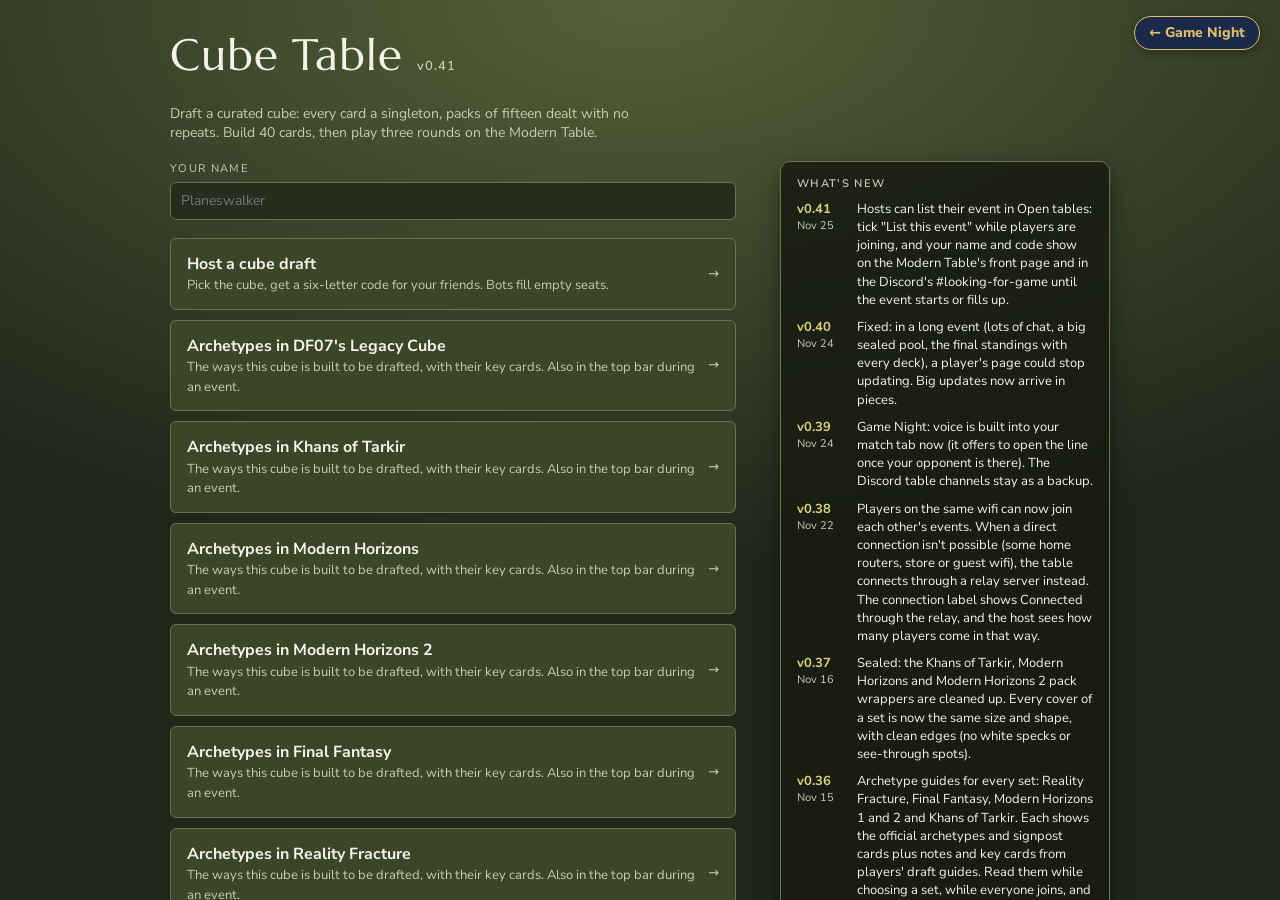
<file: cube/index.html>
<!doctype html>
<html lang="en">
<head>
<meta charset="utf-8">
<meta name="viewport" content="width=device-width,initial-scale=1">
<title>Cube Table</title>
<link rel="icon" href="icon.svg" type="image/svg+xml">
<link rel="icon" href="../draft/icon-32.png" type="image/png" sizes="32x32">
<link rel="apple-touch-icon" href="../draft/apple-touch-icon.png">
<!-- Anonymous visit and game counts (GoatCounter: no cookies, no personal data). The path drops ?t= table codes. -->
<script>window.goatcounter={path:function(p){return String(p).split('?')[0];}};</script>
<script data-goatcounter="https://modern-table.goatcounter.com/count" async src="https://gc.zgo.at/count.js"></script>
<link rel="preconnect" href="https://fonts.googleapis.com">
<link rel="stylesheet" href="https://fonts.googleapis.com/css2?family=Marcellus&family=Nunito+Sans:opsz,wght@6..12,400;6..12,600;6..12,800&display=swap">
<style>
/* Same type and layout as the Modern Table, in mahogany instead of green felt so you can tell the two apart at a glance. */
:root{
  --felt:#5e3a2e; --felt2:#4e3026; --rail:#3c231b; --line:#8a5d4c; --ink:#fbf4ef; --dim:#dcc6ba;
  --brass:#e0a66a; --go:#d9683c; --bad:#e2574c; --good:#5fc98d; --opp:#7fb3ff;
  --well:#391f17; --chip:#5d382b; --chip2:#6e4334; --glow:#7d4c3b; --deep:#2a1712; --deepa:#2a1712d9; --btn:#71483a; --cardbg:#7a5445; --voice:#5865f2;
  --display:"Marcellus",Georgia,serif; --ui:"Nunito Sans",system-ui,-apple-system,"Segoe UI",sans-serif;
  color-scheme:dark;
}
*{box-sizing:border-box}
html,body{height:100%;margin:0}
body{background:var(--rail);color:var(--ink);font:14px/1.4 var(--ui);overflow:hidden;user-select:none;-webkit-user-select:none}
button,input,select{font:inherit;color:inherit}
button{cursor:pointer;background:var(--btn);border:1px solid var(--line);border-radius:6px;padding:7px 12px}
button:hover{border-color:var(--brass)}
button:focus-visible,input:focus-visible,select:focus-visible,a:focus-visible{outline:2px solid var(--brass);outline-offset:1px}
button.go{background:var(--go);border-color:var(--go);color:#1c0c05;font-weight:800}
button.ghost{background:transparent}
button.sm{font-size:12px;padding:3px 8px}
button.on{border-color:var(--brass);color:var(--brass)}
button:disabled{opacity:.45;cursor:default}button:disabled:hover{border-color:var(--line)}
input,select{background:var(--well);border:1px solid var(--line);border-radius:6px;padding:8px 10px}
input{user-select:text;-webkit-user-select:text}
a{color:var(--brass)}
h1,h2,h3{font-family:var(--display);font-weight:400;margin:0;text-wrap:balance}
[hidden]{display:none!important}
.screen{height:100%}
.hint{color:var(--dim)}

#lobby{position:relative;display:grid;place-items:center;background:radial-gradient(120% 90% at 50% 0%,var(--glow),var(--rail) 70%);overflow:auto;padding:24px 16px}
.lobbybox{width:min(940px,100%);display:grid;grid-template-columns:minmax(0,1fr) 330px;gap:18px 44px;align-items:start}
.lhead,.lmain{display:flex;flex-direction:column;gap:18px;min-width:0}.lhead{grid-column:1/-1}
@media (max-width:920px){.lobbybox{grid-template-columns:minmax(0,1fr);width:min(560px,100%)}}
.news{display:flex;flex-direction:column;gap:9px;background:var(--deepa);border:1px solid var(--line);border-radius:10px;padding:14px 16px 16px;box-shadow:0 8px 24px #0006}
.news h4{margin:0;font:600 11px var(--ui);letter-spacing:.12em;text-transform:uppercase;color:var(--dim)}
.newsrow{display:grid;grid-template-columns:52px 1fr;gap:8px;font-size:13px;color:var(--ink);line-height:1.4}
.newsrow b{color:var(--brass);font-variant-numeric:tabular-nums}.newsrow b small{display:block;color:var(--dim);font-weight:400;font-size:11px}
.news a{color:var(--brass);font-size:13px}
.lobbybox h1{font-size:44px;letter-spacing:.02em}
.lobbybox p{margin:0;color:var(--dim);max-width:60ch}
.lobbybox p.legal{max-width:none;font:12px/1.55 var(--ui);color:var(--dim);border-top:1px solid var(--line);padding-top:12px;margin-top:4px}.lobbybox p.legal a{color:inherit;text-decoration:underline;text-underline-offset:2px}
.field{display:flex;flex-direction:column;gap:6px}
.field label{font-size:11px;letter-spacing:.12em;text-transform:uppercase;color:var(--dim)}
.choices{display:grid;gap:10px}
.choice{display:flex;gap:12px;align-items:center;justify-content:space-between;text-align:left;padding:14px 16px;background:var(--chip)}
.choice b{display:block;font-size:16px}.choice span{color:var(--dim);font-size:13px}
/* the way back to the Modern Table wears the Modern Table's colours */
.corner{position:absolute;top:16px;right:20px;border:1px solid #d9b25f;border-radius:99px;padding:6px 14px;text-decoration:none;font-weight:800;color:#d9b25f;background:#16272b;box-shadow:0 2px 8px #0006}
.corner:hover{background:#1c3238;color:#f0cf85}
.joinrow{display:flex;gap:8px}.joinrow input{flex:1;text-transform:uppercase;letter-spacing:.2em;font-weight:800;min-width:0}

#room{display:flex;flex-direction:column;background:var(--felt2)}
.topbar{display:flex;gap:10px;align-items:center;padding:10px 16px;border-bottom:1px solid var(--line);background:var(--rail);flex-wrap:wrap}
.topbar h2{font-size:22px;margin-right:auto}
.pill{font-size:12px;padding:3px 9px;border-radius:99px;border:1px solid var(--line);color:var(--dim);white-space:nowrap}
.pill.ok{color:var(--good);border-color:var(--good)}.pill.warn{color:var(--go);border-color:var(--go)}
.pill b{color:var(--ink);letter-spacing:.15em;user-select:text;-webkit-user-select:text}
.body{flex:1;min-height:0;display:grid;grid-template-columns:230px 1fr}
#rail{border-right:1px solid var(--line);background:var(--rail);overflow:auto;padding:12px;display:flex;flex-direction:column;gap:6px}
#rail h3{font-size:12px;font-family:var(--ui);font-weight:800;letter-spacing:.12em;text-transform:uppercase;color:var(--dim);margin:4px 0}
.seat{display:grid;grid-template-columns:18px 1fr auto;gap:6px;align-items:center;padding:6px 8px;border:1px solid transparent;border-radius:6px}
.seat.me{border-color:var(--brass);background:var(--chip)}
.seat .dot{width:9px;height:9px;border-radius:50%;background:var(--line)}
.seat.on .dot{background:var(--good)}.seat.busy .dot{background:var(--go)}.seat.off .dot{background:var(--bad)}
.seat small{color:var(--dim);display:block}
.seat .nm{overflow:hidden;text-overflow:ellipsis;white-space:nowrap}
.arrow{color:var(--dim);font-size:12px;text-align:center}
#main{overflow:auto;padding:16px 20px;display:flex;flex-direction:column;gap:14px;min-width:0}
#main>*{flex:none}
.bar{display:flex;gap:10px;align-items:center;flex-wrap:wrap}
.bar h3{font-size:22px}
.clock{font:800 18px var(--ui);font-variant-numeric:tabular-nums;color:var(--brass);min-width:3ch}
.clock.low{color:var(--bad)}
.grid{display:grid;grid-template-columns:repeat(auto-fill,minmax(150px,1fr));gap:10px}
.grid.sm{grid-template-columns:repeat(auto-fill,minmax(96px,1fr));gap:6px}
.grid.xs{grid-template-columns:repeat(auto-fill,minmax(64px,1fr));gap:4px}
.c{position:relative;aspect-ratio:488/680;border-radius:4.6%/3.3%;background:var(--cardbg);box-shadow:0 2px 6px #0008;cursor:pointer;overflow:hidden;transition:transform .12s,box-shadow .12s}
.c:hover{transform:translateY(-3px)}
.c img{position:absolute;inset:0;width:100%;height:100%;display:block;pointer-events:none}
.c .txt{position:absolute;inset:0;padding:7%;display:flex;flex-direction:column;gap:3px;font-size:11px;line-height:1.15;border:1px solid var(--line);border-radius:inherit;pointer-events:none;overflow:hidden}
.c .txt i{color:var(--dim);font-style:normal}
.c.sel{box-shadow:0 0 0 3px var(--go),0 6px 16px #000a;transform:translateY(-6px)}
.c.foil::after{content:"";position:absolute;inset:0;pointer-events:none;background:linear-gradient(115deg,transparent 20%,#7fd4ff33 38%,#ffd87a40 50%,#ff8ad033 62%,transparent 80%);mix-blend-mode:screen}
.c .tag{position:absolute;left:4%;bottom:3%;font-size:9px;font-weight:800;letter-spacing:.1em;background:#000c;color:var(--brass);padding:1px 5px;border-radius:3px;pointer-events:none}
.sec{font-size:11px;letter-spacing:.12em;text-transform:uppercase;color:var(--dim);margin:6px 0 2px}
.panes{display:grid;grid-template-columns:1fr 1fr;gap:18px;align-items:start}
.pane .bar h3{font-size:18px}
.sec b{color:var(--brass);font-size:13px;margin-left:4px}.sec span{text-transform:none;letter-spacing:0}
.regions{--w:clamp(76px,6.6vw,124px);display:flex;flex-wrap:wrap;gap:4px 26px;align-items:flex-start}
.cols{display:flex;gap:6px;align-items:flex-start;padding:4px 2px 8px}
.col{width:var(--w);flex:none;display:flex;flex-direction:column}
.col .c + .c{margin-top:calc(var(--w) * -1.2)}
.col .c:hover{transform:none;box-shadow:0 0 0 2px var(--brass)}
.colh{font-size:11px;font-weight:800;color:var(--ink);text-align:center;margin-bottom:4px}.colh span{color:var(--dim);font-weight:600}
.pane{background:var(--well);border:1px solid var(--line);border-radius:8px;padding:12px;min-height:120px}
.lands{display:flex;gap:10px;flex-wrap:wrap;align-items:center}
.land{display:flex;gap:4px;align-items:center;border:1px solid var(--line);border-radius:6px;padding:3px 6px}
.land .lart{width:30px;height:42px;border-radius:3px;background:var(--deep) center/cover no-repeat;flex:none;box-shadow:0 1px 3px #0008}
.bart{display:flex;flex-direction:column;gap:3px;font:700 10px var(--ui);letter-spacing:.08em;text-transform:uppercase;color:var(--dim)}.bart select{font:600 12px var(--ui);letter-spacing:0;text-transform:none;background:var(--deep);color:var(--ink);border:1px solid var(--line);border-radius:5px;padding:3px 5px}
.land b{min-width:2ch;text-align:center;font-variant-numeric:tabular-nums}
.land button{padding:1px 8px}
table{border-collapse:collapse;width:100%;max-width:640px}
th,td{text-align:left;padding:6px 10px;border-bottom:1px solid var(--line)}
th{font-size:11px;letter-spacing:.1em;text-transform:uppercase;color:var(--dim);font-weight:800}
td.n,th.n{text-align:right;font-variant-numeric:tabular-nums}
.match{border:1px solid var(--line);border-radius:8px;padding:12px;display:flex;flex-direction:column;gap:8px;max-width:640px;background:var(--well)}
.match.mine{border-color:var(--brass)}
.chips{display:flex;gap:6px;flex-wrap:wrap}
.setrow{display:flex;gap:12px;flex-wrap:wrap;align-items:end}
#zoom{position:fixed;z-index:80;pointer-events:none;display:flex;gap:6px}
#zoom img{width:300px;border-radius:14px;box-shadow:0 10px 30px #000c}
#toast{position:fixed;left:50%;bottom:26px;transform:translateX(-50%);background:#000d;border:1px solid var(--brass);padding:8px 16px;border-radius:99px;opacity:0;transition:opacity .3s;pointer-events:none;z-index:90}
/* sealed (v0.16): the prerelease kit, opened one pack at a time */
.c.promo .tag{color:#ffe7b0;background:#7a1d16e6;border:1px solid #f3cf8a}
.kit{display:flex;gap:16px;align-items:flex-end;flex-wrap:wrap;padding:14px 16px;border-radius:10px;background:radial-gradient(120% 100% at 50% 0%,var(--glow),var(--felt) 75%);border:1px solid var(--line)}
.kitbox{height:150px;width:auto;display:block;filter:drop-shadow(0 6px 10px #0009)}
.packs{display:flex;gap:10px;flex-wrap:wrap;align-items:flex-end}
.pk{position:relative;width:84px;height:150px;padding:0;border:0;background:none;border-radius:4px;transition:transform .15s ease,opacity .2s}
.pk img{width:100%;height:100%;object-fit:contain;display:block;filter:drop-shadow(0 6px 8px #0009);pointer-events:none}
.pk.drawn{background:linear-gradient(160deg,#3b1f52,#1d2a4a 55%,#0f1730);box-shadow:0 6px 14px #0008;color:#fff}
.pk.drawn::before,.pk.drawn::after{content:"";position:absolute;left:0;right:0;height:7px;background:repeating-linear-gradient(90deg,#c9d7ea 0 4px,#8ea2c2 4px 8px);opacity:.85}
.pk.drawn::before{top:0}.pk.drawn::after{bottom:0}
.pk .pt{position:absolute;left:0;right:0;bottom:14px;font:11px/1.15 var(--display);text-align:center;letter-spacing:.06em;text-transform:uppercase;padding:0 4px}
.pk .pn{position:absolute;top:-8px;right:-6px;width:20px;height:20px;border-radius:50%;background:var(--rail);border:1px solid var(--line);font:800 11px/18px var(--ui);color:var(--dim);text-align:center}
.pk:hover:not(:disabled){transform:translateY(-6px) rotate(-1.5deg);border-color:transparent}
.pk:disabled{opacity:.22;cursor:default;transform:none}
.pk:disabled:hover{border-color:transparent}
.promo{display:flex;flex-direction:column;gap:6px;align-items:center}
.promo .c{width:96px}
.cardback{position:relative;width:96px;aspect-ratio:488/680;padding:0;border:0;border-radius:4.6%/3.3%;overflow:hidden;background:var(--deep);box-shadow:0 4px 10px #0009;transition:transform .15s}
.cardback img{position:absolute;inset:0;width:100%;height:100%;display:block;pointer-events:none}
.cardback:hover{transform:translateY(-6px) rotate(1.5deg)}
.cardback.ready{animation:glow 1.6s ease-in-out infinite}
@keyframes glow{50%{box-shadow:0 0 0 3px #e0a66a99,0 0 22px #e0a66a99}}
.kitside{margin-left:auto;display:flex;flex-direction:column;gap:8px;align-items:flex-end}
.kitside .row{display:flex;gap:8px;flex-wrap:wrap;justify-content:flex-end}
.reveal{background:var(--well);border:1px solid var(--line);border-radius:8px;padding:12px;display:flex;flex-direction:column;gap:10px}
.fan{display:flex;gap:8px;flex-wrap:wrap}
.fan .c{width:clamp(96px,8.6vw,136px);animation:flipin .38s ease both}
.fan .c.hit{box-shadow:0 0 0 2px var(--brass),0 0 18px #e0a66a99}
@keyframes flipin{from{transform:perspective(600px) rotateY(90deg);opacity:0}to{transform:none;opacity:1}}
.dot{display:inline-block;width:10px;height:10px;border-radius:50%;vertical-align:-1px;margin-right:5px;box-shadow:inset 0 0 0 1px #0007}
.pane.over{border-color:var(--brass);box-shadow:inset 0 0 0 2px #e0a66a66}
#ghost{position:fixed;z-index:85;pointer-events:none;width:var(--gw,110px);transform:translate(-50%,-30%) rotate(-3deg);opacity:.92}
#ghost .c{width:100%}
/* Colour dive (v0.17, the maintainer): a rail of colour buttons beside the pool; a colour opens a window with every card of that colour
   (hybrid and multicolour included) and the lands that make it, by mana value across and type down, with Bulk add. */
.poolwrap{display:grid;grid-template-columns:minmax(0,1fr) 150px;gap:16px;align-items:start}
.diverail{display:flex;flex-direction:column;gap:6px;border-left:1px solid var(--line);padding-left:14px;position:sticky;top:8px;margin-top:22px}
.diverail .sec{margin:0 0 2px}
.divebtn{display:flex;align-items:center;gap:8px;text-align:left;padding:6px 8px;background:var(--chip)}
.divebtn b{flex:1;font-weight:700}.divebtn small{color:var(--dim);font-variant-numeric:tabular-nums}
.divebtn.on{border-color:var(--brass);background:var(--chip2)}
.pip{display:inline-grid;place-items:center;width:18px;height:18px;border-radius:50%;font:800 10px/1 var(--ui);color:#1b120e;box-shadow:inset 0 0 0 1px #0007;flex:none}
#dive{position:fixed;z-index:70;top:calc(64px + env(safe-area-inset-top,0px));right:max(16px,env(safe-area-inset-right,0px));width:min(1120px,calc(100vw - 260px));max-height:calc(100vh - 88px);display:flex;flex-direction:column;background:var(--felt2);border:1px solid var(--brass);border-radius:10px;box-shadow:0 18px 50px #000b}
#dive header{display:flex;gap:10px;align-items:center;flex-wrap:wrap;padding:10px 14px;border-bottom:1px solid var(--line);background:var(--rail);border-radius:10px 10px 0 0}
#dive header h3{font-size:22px;display:flex;gap:8px;align-items:center}
#dive .dvbody{overflow:auto;padding:12px 14px 16px;--w:clamp(76px,6.2vw,112px)}
.dvgrid{display:grid;grid-template-columns:min-content repeat(7,var(--w));justify-content:start;gap:8px 10px;align-items:start}
.dvgrid .rowh{font-size:11px;font-weight:800;letter-spacing:.1em;text-transform:uppercase;color:var(--dim);writing-mode:vertical-rl;transform:rotate(180deg);text-align:end;align-self:stretch;padding:4px 0;border-right:1px solid var(--line);padding-right:4px}
.dvgrid .colh{margin:0}
.dvgrid .cell{min-height:20px}
.dvgrid .lands{grid-column:2 / -1;display:flex;flex-wrap:wrap;gap:8px}
.dvgrid .lands .c{width:var(--w)}
.c.indk{box-shadow:0 0 0 2px var(--good),0 2px 6px #0008}
.dvsw{display:flex;gap:4px}.pipbtn{padding:3px;border-radius:50%;background:transparent;border:1px solid transparent;line-height:0}.pipbtn.on{border-color:var(--brass)}.pipbtn .pip{width:26px;height:26px;font-size:11px}.pip.ms{position:relative;overflow:hidden}.pip.ms img{position:absolute;inset:0;width:100%;height:100%;display:block}
.pipbtn:not(.on){opacity:.55}.pipbtn:not(.on):hover{opacity:1}
.c.indk .tag,.c.promo.indk .tag{color:var(--good);background:#000c;border:0}
#dive .empty{color:var(--dim);padding:6px 0}
@media (max-width:760px){ .poolwrap{grid-template-columns:1fr} .diverail{border-left:0;padding-left:0;position:static;flex-direction:row;flex-wrap:wrap} #dive{left:8px;right:8px;width:auto;top:8px;max-height:calc(100vh - 16px)} .dvgrid{grid-template-columns:min-content repeat(7,72px)} }
@media (prefers-reduced-motion:reduce){ .fan .c{animation:none} .cardback.ready{animation:none} .pk{transition:none} }
@media (max-width:760px){ .regions{--w:76px} .pk{width:58px;height:104px} .kitbox{height:104px} .promo .c,.cardback{width:70px} .kitside{margin-left:0;align-items:flex-start} .body{grid-template-columns:1fr} #rail{border-right:0;border-bottom:1px solid var(--line);max-height:26vh} .panes{grid-template-columns:1fr} .grid{grid-template-columns:repeat(auto-fill,minmax(110px,1fr))} }

/* ===== Game Night (v0.26) =====
   One engine, four felts: Game Night (navy), Draft Table (mahogany, the default above), Sealed Table (plum), Cube Table (olive).
   The page's own felt comes from VARIANT; inside an event the felt follows the event (themeFor). */
body.th-gn{--felt:#1b2a4a;--felt2:#142039;--rail:#0b1324;--line:#34497a;--ink:#edf1fa;--dim:#a3b0cc;--brass:#e2bd6a;--go:#e2bd6a;--well:#101a33;--chip:#17254a;--chip2:#21325a;--glow:#273d6b;--deep:#0a1020;--deepa:#0a1020d9;--btn:#21325a;--cardbg:#2c3d63}
body.th-st{--felt:#4a2a4e;--felt2:#3c2140;--rail:#2a1630;--line:#7a5480;--ink:#f8f0f8;--dim:#d6c2d8;--brass:#e9b3df;--go:#d67fc4;--well:#311a35;--chip:#4f2c54;--chip2:#5f3565;--glow:#6b3c71;--deep:#22102a;--deepa:#22102ad9;--btn:#5a3460;--cardbg:#6a4870}
body.th-ct{--felt:#3c4428;--felt2:#313822;--rail:#20261a;--line:#69744b;--ink:#f3f4ea;--dim:#c7ccb0;--brass:#d9d47c;--go:#b5c450;--well:#272d1c;--chip:#3d4529;--chip2:#4a5432;--glow:#56613a;--deep:#171b11;--deepa:#171b11d9;--btn:#4a5432;--cardbg:#5d6743}
button.go{color:#16100a}
.corner.to-gn{border-color:#e2bd6a;color:#e2bd6a;background:#1b2a4a}.corner.to-gn:hover{background:#273d6b;color:#f2d58f}
/* front-page choices with a felt swatch of the table they open */
.choice.sw{display:grid;grid-template-columns:44px minmax(0,1fr) auto;gap:14px;align-items:center;text-decoration:none;color:var(--ink);border:1px solid var(--line);border-radius:6px}
.choice.sw:hover{border-color:var(--brass)}
.choice.sw > span:nth-child(2) > span{display:block}
.choice .to{display:inline-block;margin-top:5px;font-size:11px;font-weight:800;letter-spacing:.08em;text-transform:uppercase}
.choice.feature{border-color:var(--brass);background:linear-gradient(180deg,var(--glow),var(--chip))}
.choice.feature b{font-family:var(--display);font-weight:400;font-size:21px;letter-spacing:.01em}
.felt{width:44px;height:44px;border-radius:8px;position:relative;background:radial-gradient(circle at 50% 35%,var(--sw-glow),var(--sw-felt) 75%);border:1px solid var(--sw-line);box-shadow:inset 0 1px 0 #ffffff14}
.felt i{position:absolute;width:13px;height:18px;border-radius:2px;top:13px;background:var(--sw-card);box-shadow:0 1px 3px #0009}
.felt i:first-child{left:9px;transform:rotate(-9deg)}.felt i:last-child{right:9px;transform:rotate(7deg);background:var(--sw-card2)}
.sw-gn{--sw-felt:#1b2a4a;--sw-glow:#2c4476;--sw-line:#34497a;--sw-card:#e2bd6a;--sw-card2:#edf1fa}
.sw-dt{--sw-felt:#5e3a2e;--sw-glow:#875240;--sw-line:#8a5d4c;--sw-card:#e0a66a;--sw-card2:#fbf4ef}
.sw-st{--sw-felt:#4a2a4e;--sw-glow:#704076;--sw-line:#7a5480;--sw-card:#e9b3df;--sw-card2:#f8f0f8}
.sw-ct{--sw-felt:#3c4428;--sw-glow:#5c6840;--sw-line:#69744b;--sw-card:#d9d47c;--sw-card2:#f3f4ea}
.to.gn{color:#e2bd6a}.to.dt{color:#e0a66a}.to.st{color:#e9b3df}.to.ct{color:#d9d47c}
.steps{margin:0;padding:0;list-style:none;display:flex;flex-direction:column;gap:10px;counter-reset:s}
.steps li{display:grid;grid-template-columns:24px 1fr;gap:8px;font-size:13px;color:var(--ink)}
.steps li::before{counter-increment:s;content:counter(s);width:22px;height:22px;border-radius:50%;border:1px solid var(--brass);color:var(--brass);display:grid;place-items:center;font-weight:800;font-size:12px}
/* the room: chat column beside the main area */
.body.chatty{grid-template-columns:230px minmax(0,1fr) 300px}
#chatCol{display:flex;flex-direction:column;border-left:1px solid var(--line);background:var(--rail);min-height:0;min-width:0}
#chatCol h3{font:800 12px var(--ui);letter-spacing:.12em;text-transform:uppercase;color:var(--dim);margin:0;padding:12px 14px 8px}
#msgs{flex:1;overflow:auto;padding:0 14px 10px;display:flex;flex-direction:column;gap:7px;min-height:0;user-select:text;-webkit-user-select:text}
.msg{font-size:13px;line-height:1.4;overflow-wrap:anywhere}
.msg b{margin-right:6px}.msg time{color:var(--dim);font-size:11px;margin-right:6px;font-variant-numeric:tabular-nums}
.msg.sys{color:var(--dim);font-style:italic}
.chatform{display:flex;gap:8px;padding:10px 14px;border-top:1px solid var(--line)}
.chatform input{flex:1;min-width:0}
@media (max-width:1150px){.body.chatty{grid-template-columns:210px minmax(0,1fr)} .body.chatty #chatCol{grid-column:1/-1;border-left:0;border-top:1px solid var(--line);max-height:300px}}
@media (max-width:760px){.body.chatty{grid-template-columns:1fr} .body.chatty #chatCol{grid-column:auto}}
.seat .rec{font-variant-numeric:tabular-nums;font-size:12px;color:var(--dim)}
.announce{display:grid;grid-template-columns:auto minmax(0,1fr) auto;gap:4px 14px;align-items:center;padding:14px 16px;border-radius:10px;border:1px solid var(--brass);background:linear-gradient(180deg,var(--glow),var(--felt));max-width:1000px}
.announce .rd{grid-row:1/3;font-family:var(--display);font-size:30px;color:var(--brass);line-height:1;text-align:center;min-width:52px}
.announce .rd small{display:block;font:800 10px var(--ui);letter-spacing:.14em;color:var(--dim);margin-top:2px}
.announce b{font-size:16px;grid-column:2}.announce .sub{color:var(--dim);font-size:13px;grid-column:2}
.announce .act{grid-column:3;grid-row:1/3;display:flex;gap:8px;align-items:center;flex-wrap:wrap;justify-content:flex-end}
@media (max-width:640px){.announce{grid-template-columns:auto minmax(0,1fr)}.announce .act{grid-column:1/-1;grid-row:auto;justify-content:flex-start}}
.bigclock{font:800 22px var(--ui);font-variant-numeric:tabular-nums;color:var(--brass);text-align:right;line-height:1}
.bigclock small{display:block;font:800 10px var(--ui);letter-spacing:.14em;color:var(--dim);margin-top:4px}
.bigclock.low{color:var(--bad)}
.tables{display:grid;grid-template-columns:repeat(2,minmax(0,1fr));gap:14px;max-width:1000px}
@media (max-width:900px){.tables{grid-template-columns:minmax(0,1fr)}}
.tbl{display:flex;flex-direction:column;gap:10px;padding:12px;border:1px solid var(--line);border-radius:10px;background:var(--felt)}
.tbl.mine{border-color:var(--brass);box-shadow:0 0 0 1px var(--brass),0 6px 18px #0007}
.tbl.done{opacity:.72}
.tbl .th{display:flex;align-items:baseline;gap:8px}.tbl .th h3{font-size:20px}
.tbl .st{margin-left:auto;font-size:12px;color:var(--dim);font-variant-numeric:tabular-nums;text-align:right}
.tbl .st.live{color:var(--good)}.tbl .st.fin{color:var(--brass)}.tbl .st.warn{color:var(--go)}.tbl .st.bad{color:var(--bad)}
.ttop{display:grid;grid-template-columns:minmax(0,1fr) auto minmax(0,1fr);align-items:center;gap:8px;padding:14px 12px;border-radius:999px/60px;background:radial-gradient(ellipse at 50% 40%,var(--glow),var(--felt2) 80%);border:1px solid var(--line)}
.tpl{min-width:0}.tpl.r{text-align:right}
.tpl .n{font-weight:800;font-size:15px;overflow:hidden;text-overflow:ellipsis;white-space:nowrap}
.tpl .d{font-size:12px;color:var(--dim);overflow:hidden;text-overflow:ellipsis;white-space:nowrap}
.tpl.win .n{color:var(--brass)}
.tvs{display:flex;gap:4px;align-items:center}
.tpip{width:10px;height:10px;border-radius:50%;border:1px solid var(--brass)}.tpip.w{background:var(--brass)}
.tvs .x{font-family:var(--display);color:var(--dim);margin:0 4px}
.tacts{display:flex;gap:8px;flex-wrap:wrap;align-items:center}
.vbtn{display:inline-flex;gap:7px;align-items:center;font-weight:700;border-color:#5865f2aa;background:#5865f222;text-decoration:none;color:var(--ink);border:1px solid #5865f2aa;border-radius:6px;padding:3px 8px;font-size:12px}
.vbtn:hover{border-color:var(--voice);background:#5865f244}
.vbtn svg{width:15px;height:15px;flex:none}
a.btnlink{text-decoration:none}
.sect{display:flex;flex-direction:column;gap:8px;max-width:1000px}
.secthead{display:flex;align-items:baseline;gap:10px}
.secthead .cap{font-size:11px;letter-spacing:.12em;text-transform:uppercase;color:var(--dim);font-weight:800}
.secthead small{color:var(--dim);font-size:12px}
.stand{max-width:none}
.stand td small{display:block;color:var(--dim);font-size:11px;font-weight:600}
.stand tr.me td{color:var(--brass);font-weight:800}
.empty{border:1px dashed var(--line);border-radius:10px;padding:22px;text-align:center;color:var(--dim);max-width:1000px}
/* lock in a deck (Modern night) */
.deckgrid{display:grid;grid-template-columns:minmax(0,1fr) minmax(0,340px);gap:16px;align-items:start;max-width:1100px}
@media (max-width:1000px){.deckgrid{grid-template-columns:minmax(0,1fr)}}
.dtabs{display:flex;gap:6px;margin-bottom:10px;flex-wrap:wrap;align-items:center}
.dtabs input{flex:1;min-width:140px;padding:5px 9px}
.dlist{display:grid;grid-template-columns:repeat(auto-fill,minmax(200px,1fr));gap:8px}
.dk{text-align:left;display:flex;flex-direction:column;gap:2px;padding:9px 12px;background:var(--chip)}
.dk b{font-size:14px}.dk span{font-size:12px;color:var(--dim)}
.dk.sel{border-color:var(--brass);box-shadow:0 0 0 1px var(--brass)}
.lockcard{position:sticky;top:0;display:flex;flex-direction:column;gap:12px;padding:16px;border:1px solid var(--line);border-radius:10px;background:var(--felt)}
.lockcard h3{font-size:24px}
.lockcard .keys{font-size:13px;color:var(--dim)}.lockcard .keys b{color:var(--ink);font-weight:600}
.confirm{border:1px solid var(--brass);border-radius:8px;padding:12px;display:flex;flex-direction:column;gap:10px;background:var(--chip)}
.confirm p{margin:0;font-size:13px}
.lockedbox{display:flex;gap:10px;align-items:center;padding:10px 12px;border-radius:8px;border:1px solid var(--brass);color:var(--brass);font-weight:800}
.lockedbox svg{width:18px;height:18px;flex:none}
/* a small window of our own (the page never uses confirm() for event choices) */
#veil{position:fixed;inset:0;background:#0009;display:grid;place-items:center;z-index:95;padding:16px}
.dialog{width:min(440px,100%);background:var(--felt);border:1px solid var(--brass);border-radius:12px;padding:18px;display:flex;flex-direction:column;gap:12px;box-shadow:0 20px 50px #000b}
.dialog h3{font-size:22px}.dialog p{margin:0;color:var(--dim);font-size:13px}
.dialog .cap{font-size:11px;letter-spacing:.12em;text-transform:uppercase;color:var(--dim);font-weight:800}
.res{display:grid;grid-template-columns:1fr 1fr;gap:8px}.res button{padding:10px}.res .wide{grid-column:1/-1}
.drow{display:flex;gap:8px;justify-content:flex-end;flex-wrap:wrap}
/* v0.36: clan choice and the clan's seeded booster */
.clans{margin-top:16px;display:flex;flex-direction:column;gap:10px}
.clrow{display:grid;grid-template-columns:repeat(auto-fill,minmax(150px,1fr));gap:10px}
.clan{display:flex;flex-direction:column;align-items:flex-start;gap:4px;padding:10px 12px;text-align:left;border-radius:8px;background:var(--chip);border:1px solid var(--line)}
.clan b{font-size:15px;color:var(--ink)}.clan .cm{font-size:12px;color:var(--dim)}.clan .cw{font-size:12px;color:var(--brass);min-height:1.2em}
.clan.on{border-color:var(--brass);box-shadow:0 0 0 1px var(--brass) inset;background:var(--chip2)}
.pk.seed{background:linear-gradient(160deg,var(--sa) 0 33%,var(--sb) 33% 66%,var(--sc) 66%);}
.pk.seed::before,.pk.seed::after{background:repeating-linear-gradient(90deg,#d9c58f 0 4px,#9c8452 4px 8px)}
.pk.seed .gpips{position:absolute;top:16px;left:0;right:0;justify-content:center}
.pk.seed .pt{bottom:12px;background:#000a;padding:4px 2px;font-size:9px}.pk.seed .pt b{display:block;font-size:12px;letter-spacing:.08em}
/* cube archetype guide (v0.28) */
#guide{position:fixed;inset:0;z-index:75;background:#000a;display:grid;place-items:center;padding:16px}
.gpanel{width:min(1180px,100%);height:min(100%,900px);display:flex;flex-direction:column;background:var(--felt);border:1px solid var(--brass);border-radius:12px;box-shadow:0 20px 50px #000b;overflow:hidden}
.ghead{display:flex;align-items:center;gap:16px;flex-wrap:wrap;padding:14px 18px;border-bottom:1px solid var(--line);background:var(--deepa)}
.ghead h2{margin:0;font:600 20px var(--display,var(--ui));color:var(--ink)}
.gfilt{display:flex;align-items:center;gap:4px;margin-left:auto;flex-wrap:wrap}.gfilt .hint{margin-right:4px}
.gscroll{flex:1;overflow:auto;padding:14px 18px 20px;min-height:0;user-select:text;-webkit-user-select:text}
.gnote{margin:0 0 12px}
.ggrid{display:grid;grid-template-columns:repeat(auto-fill,minmax(300px,1fr));gap:12px}
.garch{background:var(--chip);border:1px solid var(--line);border-radius:10px;padding:12px 14px;display:flex;flex-direction:column;gap:8px;min-width:0}
.gtop{display:flex;align-items:flex-start;gap:10px;justify-content:space-between}
.garch h3{margin:0;font-size:15px;color:var(--ink);text-wrap:balance}
.garch p{margin:0;font-size:13px;line-height:1.5;color:var(--ink);opacity:.9}
.gpips{display:flex;gap:3px;flex:none}
.gany{font-size:11px;letter-spacing:.08em;text-transform:uppercase;color:var(--dim);white-space:nowrap}
.gkeys{display:flex;flex-wrap:wrap;gap:5px;margin-top:auto}
.gk{font-size:12px;padding:3px 8px;border-radius:4px;background:var(--well);border:1px solid var(--line);color:var(--ink);cursor:default}
.gk.sp{border-color:var(--brass);color:var(--ink);background:var(--deep)}
.gk.inpk{border-color:var(--go);box-shadow:0 0 0 1px var(--go) inset}.gk i{font-style:normal;font-size:10px;letter-spacing:.06em;text-transform:uppercase;color:var(--go)}
.gl{font-size:10px;letter-spacing:.09em;text-transform:uppercase;color:var(--dim);align-self:center;margin-right:2px}
.gfoot{display:flex;flex-direction:column;gap:6px;margin-top:auto}.gfoot .gkeys{margin-top:0}
.garch .gp{font-size:12.5px;opacity:1;color:var(--dim);border-left:2px solid var(--line);padding-left:8px}.garch .gp .gl{margin-right:4px}
.grank{font-size:11px;color:var(--brass);letter-spacing:.04em;margin-top:-4px}
.gabout{margin:0 0 14px;max-width:110ch;font-size:13.5px;line-height:1.55;color:var(--ink)}
.gsrc{margin:16px 0 0}.gsrc a{color:var(--brass)}
.gk:hover{border-color:var(--brass)}
.gk.mine{border-color:var(--good);color:var(--good)}
.lguide{margin-top:18px;display:flex;flex-direction:column;gap:10px}.lguide .bar{flex-wrap:wrap;gap:10px}.lguide .gfilt{margin-left:auto}.lguide .gnote{margin:0}
@media (max-width:760px){ .lguide .gfilt{margin-left:0} .ghead{position:relative;padding-right:56px} #guideX{position:absolute;top:14px;right:14px} .gfilt{margin-left:0} .gfilt .hint{flex-basis:100%} .ggrid{grid-template-columns:1fr} }
</style>
</head>
<body>
<div id="lobby" class="screen">
  <a class="corner" href="../">Modern Table →</a>
  <div class="lobbybox">
    <div class="lhead"><h1>Draft Table <small id="verTag" style="font:600 13px var(--ui);color:var(--dim);letter-spacing:.08em"></small></h1>
    <p>Booster draft for up to eight, with packs built to each set's real odds. Build a 40-card deck, then play your matches on the <a href="../">Modern Table</a>.</p></div>
    <div class="lmain">
    <div class="field"><label for="nameIn">Your name</label><input id="nameIn" maxlength="20" placeholder="Planeswalker"></div>
    <div class="choices">
      <button class="choice" id="hostBtn"><div><b>Host a draft</b><span>Pick the set, get a six-letter code for your friends. Bots fill empty seats.</span></div><span>→</span></button>
      <button class="choice" id="sealedBtn"><div><b>Host a sealed event</b><span>Everyone opens six packs (for Reality Fracture, a prerelease kit with a foil promo), builds 40 cards, then plays three rounds.</span></div><span>→</span></button>
      <div class="choice" style="border:1px solid var(--line);border-radius:6px">
        <div style="flex:1;min-width:0"><b>Join with a code</b><div class="joinrow" style="margin-top:6px"><input id="codeIn" maxlength="6" placeholder="CODE" aria-label="Draft code"><button id="joinBtn" class="go">Join</button></div></div>
      </div>
      <button class="choice" id="resumeBtn" hidden><div><b>Return to your event</b><span id="resumeTxt"></span></div><span>→</span></button>
    </div>
    <p id="lobbyMsg" style="color:var(--go)"></p>
    <p class="legal">The Draft Table is unofficial Fan Content permitted under the <a href="https://company.wizards.com/en/legal/fancontentpolicy" target="_blank" rel="noopener">Fan Content Policy</a>. Not approved/endorsed by Wizards. Portions of the materials used are property of Wizards of the Coast. ©Wizards of the Coast LLC.<br>Card images and card data from <a href="https://scryfall.com/" target="_blank" rel="noopener">Scryfall</a>. Pack odds from <a href="https://github.com/taw/magic-sealed-data" target="_blank" rel="noopener">magic-sealed-data</a>. Free to use, with no ads, and not affiliated with any of these sites. Visits and drafts are counted anonymously with <a href="https://www.goatcounter.com/" target="_blank" rel="noopener">GoatCounter</a>: no cookies, no names.</p>
    </div>
    <aside class="news" id="news" aria-label="What's new"></aside>
  </div>
</div>

<div id="room" class="screen" hidden>
  <div class="topbar"><h2>Draft Table</h2><span class="pill" id="setPill"></span><span class="pill" id="codePill" title="Click to copy"></span><span class="pill" id="netPill"></span><button id="guideBtn" class="ghost sm" hidden>Archetypes</button><button id="leaveBtn" class="ghost sm">Leave</button></div>
  <div class="body" id="roomBody"><div id="rail"></div><div id="main"></div><aside id="chatCol" hidden aria-label="Chat"><h3>Chat</h3><div id="msgs"></div><form class="chatform" id="chatForm"><input id="chatIn" maxlength="300" placeholder="Say something to everyone" aria-label="Chat message" autocomplete="off"><button class="go" type="submit">Send</button></form></aside></div>
</div>
<div id="guide" hidden></div>
<div id="zoom" hidden></div>
<div id="veil" hidden></div>
<div id="toast"></div>

<script src="../src/peerjs.min.js"></script>
<script>
"use strict";
/* GoatCounter event (anonymous count, see the head). Waits up to 20 s for count.js; never throws; once=key counts a thing only once per browser tab. */
function gcEvent(path, title, once){ try{ if(once){ const k='mt_gc_'+once; if(sessionStorage.getItem(k)) return; sessionStorage.setItem(k,'1'); } }catch(e){} let n=0; const go=()=>{ try{ const g=window.goatcounter; if(g && g.count) g.count({path, title:title||path, event:true}); else if(++n<40) setTimeout(go, 500); }catch(e){} }; go(); }
const VERSION = 'v0.41';
/* What's new on the front page (v0.19, like the Modern Table's NEWS): newest first, written for players. Add a line with every version bump. */
const DNEWS = [
  ['v0.41','Nov 25',"Hosts can list their event in Open tables: tick \"List this event\" while players are joining, and your name and code show on the Modern Table's front page and in the Discord's #looking-for-game until the event starts or fills up."],
  ['v0.40','Nov 24',"Fixed: in a long event (lots of chat, a big sealed pool, the final standings with every deck), a player's page could stop updating. Big updates now arrive in pieces."],
  ['v0.39','Nov 24',"Game Night: voice is built into your match tab now (it offers to open the line once your opponent is there). The Discord table channels stay as a backup."],
  ['v0.38','Nov 22',"Players on the same wifi can now join each other's events. When a direct connection isn't possible (some home routers, store or guest wifi), the table connects through a relay server instead. The connection label shows Connected through the relay, and the host sees how many players come in that way."],
  ['v0.37','Nov 16',"Sealed: the Khans of Tarkir, Modern Horizons and Modern Horizons 2 pack wrappers are cleaned up. Every cover of a set is now the same size and shape, with clean edges (no white specks or see-through spots)."],
  ['v0.36','Nov 15',"Archetype guides for every set: Reality Fracture, Final Fantasy, Modern Horizons 1 and 2 and Khans of Tarkir. Each shows the official archetypes and signpost cards plus notes and key cards from players' draft guides. Read them while choosing a set, while everyone joins, and in a window during the draft (Archetypes in the top bar or next to Take). Khans of Tarkir prereleases now work like the real one: pick a clan, then open five packs plus a seeded booster of your clan's colors with a foil clan promo."],
  ['v0.35','Nov 11',"Card text is now built into the site, so drafts and cube drafts keep working when Scryfall's card lookups are down, and a card whose picture can't load shows its text instead of a blank."],
  ['v0.34','Nov 11',"Sealed: Modern Horizons 2 packs now show their real wrapper art, all three covers. Every sealed set has real packs now."],
  ['v0.33','Nov 11',"Sealed: Khans of Tarkir packs now show their real wrapper art, all five covers."],
  ['v0.32','Nov 11',"Sealed: Modern Horizons packs now show their real wrapper art, all three covers."],
  ['v0.31','Nov 11',"Sealed: Final Fantasy packs now show their real wrapper art when you open them."],
  ['v0.30','Nov 11',"Event rooms: tables 1 to 4 now have a Join Table voice button that opens that table's voice channel on our Discord."],
  ['v0.29','Nov 11',"Cube drafts: the cube's archetypes are laid out right on the setup screen, so everyone who has joined can read them while waiting for the draft to start."],
  ['v0.28','Nov 11',"Cube Table: an Archetypes guide for DF07's Legacy Cube, from its maker DackFayden07 (29 archetypes with their key cards, filtered by color), open from the front page or the top bar at any point in the event. Sealed events are prereleases only for Reality Fracture, the one set whose kit and promo we know; other sets open six packs. The Draft Table now hosts drafts only."],
  ['v0.27','Nov 11',"Game Night: at time, the host's Yes enforces the end-of-round turns at every table still playing; No means no time limit, so those matches play out."],
  ['v0.26','Nov 11',"Game Night: a navy page (the Game Night link on the Modern Table) hosts Modern Night Magic for up to eight, and Draft, Sealed and Cube each open straight to their own table's setup. Every event ends in the same matchmaking room: chat, a 3-minute break before each round, tables with their voice channel, one round clock, results confirmed by both players, pairings by standings, and decks revealed in the final standings."],
  ['v0.25','Nov 10',"The Draft Table now keeps an anonymous count of visits and of drafts and sealed events started. No cookies and no names."],
  ['v0.24','Nov 4',"Prerelease kits now show all three Reality Fracture pack covers (Jace, Chandra and Liliana), two of each, in a different order for every player."],
  ['v0.23','Nov 4',"Color dive: the row labels (Creatures, Non-creature spells, Lands) start at the top of their rows."],
  ['v0.22','Nov 4',"The color dive buttons sit a little lower, with more room under the Sort by menu."],
  ['v0.21','Nov 4',"Color dive: the color buttons beside your pool are mana symbols too, and the Draft Table now spells color the American way."],
  ['v0.20','Nov 4',"Color dive: the cards line up from the left edge of the window, and the color buttons in the window are mana symbols."],
  ['v0.19','Nov 4',"A What's new column on the front page, like the Modern Table's."],
  ['v0.18','Nov 4',"Color dive: artifacts and other colorless cards now show in every color's window, and the window has color buttons to switch without closing it."],
  ['v0.17','Nov 4',"Color dive on the deck-building screen: pick a color beside your pool to see all its cards (gold and hybrid included) and the lands that make it, by mana value and type, with Bulk add to put them all in your deck."],
  ['v0.16','Nov 4',"Prereleases: host a sealed event for up to eight. Everyone opens a kit of six packs and a foil promo, one pack at a time, builds 40 cards, then plays three rounds. Cards can also be dragged between deck and pool."],
  ['v0.15','Oct 31',"Choose the art for your basic lands while building. It's the same setting as on the Modern Table, and your deck uses it there."],
  ['v0.13','Oct 23',"The set list shows only the sets whose cards the Modern Table plays fully: Reality Fracture, Final Fantasy, Modern Horizons 1 and 2, Khans of Tarkir and DF07's Legacy Cube."],
  ['v0.12','Oct 17',"Card lookups keep to Scryfall's pace, so card images stop getting stuck."],
  ['v0.11','Oct 17',"If Scryfall doesn't answer, the page says so instead of waiting forever."],
  ['v0.10','Oct 17',"Fan Content notice and credits on the front page."],
  ['v0.9','Oct 17',"New address: modern-table.github.io/draft. Old links forward here and bring your saved decks."],
  ['v0.8','Oct 9',"Cube drafts, starting with DF07's Legacy Cube."],
  ['v0.7','Oct 8',"Your picks are sorted like the deck builder while you draft, and you can move cards to the sideboard as you go."],
  ['v0.3','Oct 6',"The deck builder sorts your cards into creatures, other spells and lands by mana value."],
  ['v0.1','Oct 6',"The Draft Table opens: booster drafts for up to eight with bots filling seats, deck building, and three rounds played on the Modern Table."],
];
// Only the sets and cube whose cards the Modern Table plays fully (2026-10-23); the other set files stay in draft/sets for later.
const READY = ['fra','fin','mh2','mh1','ktk','df07'];
const SETS_ALL = [{"code":"fra","name":"Reality Fracture","size":14,"group":"Recent"},{"code":"hob","name":"The Hobbit","size":14,"group":"Recent"},{"code":"msh","name":"Marvel Super Heroes","size":14,"group":"Recent"},{"code":"sos","name":"Secrets of Strixhaven","size":14,"group":"Recent"},{"code":"tmt","name":"Teenage Mutant Ninja Turtles","size":14,"group":"Recent"},{"code":"ecl","name":"Lorwyn Eclipsed","size":14,"group":"Recent"},{"code":"tla","name":"Avatar: The Last Airbender","size":14,"group":"Recent"},{"code":"spm","name":"Marvel's Spider-Man","size":14,"group":"Recent"},{"code":"eoe","name":"Edge of Eternities","size":14,"group":"Recent"},{"code":"fin","name":"Final Fantasy","size":14,"group":"Recent"},{"code":"tdm","name":"Tarkir: Dragonstorm","size":14,"group":"Favourites"},{"code":"fdn","name":"Foundations","size":14,"group":"Favourites"},{"code":"dsk","name":"Duskmourn: House of Horror","size":14,"group":"Favourites"},{"code":"blb","name":"Bloomburrow","size":14,"group":"Favourites"},{"code":"mh3","name":"Modern Horizons 3","size":14,"group":"Favourites"},{"code":"mom","name":"March of the Machine","size":15,"group":"Favourites"},{"code":"neo","name":"Kamigawa: Neon Dynasty","size":15,"group":"Favourites"},{"code":"mh2","name":"Modern Horizons 2","size":15,"group":"Favourites"},{"code":"eld","name":"Throne of Eldraine","size":15,"group":"Favourites"},{"code":"mh1","name":"Modern Horizons","size":15,"group":"Favourites"},{"code":"war","name":"War of the Spark","size":15,"group":"Favourites"},{"code":"dom","name":"Dominaria","size":15,"group":"Favourites"},{"code":"ktk","name":"Khans of Tarkir","size":15,"group":"Favourites"},{"code":"isd","name":"Innistrad","size":15,"group":"Favourites"},{"code":"roe","name":"Rise of the Eldrazi","size":15,"group":"Favourites"},{"code":"df07","name":"DF07's Legacy Cube","size":15,"group":"Cubes"},{"code":"mtgo-vintage","name":"MTGO Vintage Cube (Oct 2026)","size":15,"group":"Cubes"}];
const VARIANT = /*__VARIANT__*/'ct';   // which copy of the page this is (build.py): gn Game Night (night/), dt Draft Table (draft/), st Sealed Table (sealed/), ct Cube Table (cube/)
const DBASE = /*__DBASE__*/'../draft/';          // where the set and pack files live, relative to this page (draft/ holds them)
const SETS = SETS_ALL.filter(s=>READY.includes(s.code) && (VARIANT==='ct' ? s.group==='Cubes' : VARIANT==='gn' || s.group!=='Cubes'));
const PREFIX = 'draft-table-v1-';
const BACK_IMG = 'https://backs.scryfall.io/large/0/a/0aeebaf5-8c7d-4636-9e82-8c27447861f7.jpg';   // the card back the Modern Table uses
const KIT_PACKS = 6;                // a prerelease kit: six Play Boosters and one foil promo
const PRE_SETS = ['fra','ktk'];     // v0.28: sets whose prerelease kit we know (Reality Fracture: six Play Boosters and a foil promo from the rare slot; v0.36 Khans of Tarkir: see SEEDED). Other sets' sealed events open six packs, no promo.
/* v0.36: kits with a clan-seeded booster (Khans of Tarkir, 2014): each player picks a clan in the lobby (s.clan, message 'clan'); the kit is SEEDED[set] regular
   boosters plus one seeded booster of that clan (draft/sets/<set>-seeded.json, tools/make_seeded.py) with the foil promo from its promo sheet. */
const SEEDED = {ktk:5};
const CLANS = {ktk:[{k:'abzan', n:'Abzan', c:'WBG', m:'Outlast'}, {k:'jeskai', n:'Jeskai', c:'WUR', m:'Prowess'}, {k:'sultai', n:'Sultai', c:'UBG', m:'Delve'}, {k:'mardu', n:'Mardu', c:'WBR', m:'Raid'}, {k:'temur', n:'Temur', c:'URG', m:'Ferocious'}]};
const clanOf = (set, k) => (CLANS[set]||[]).find(c=>c.k===k) || null;
const isPre = code => PRE_SETS.includes(code);
const CUBE_BY = {df07:'DackFayden07'};   // who made each cube (list and guide): credited on the Cube Table's front page, at setup and in the guide
const GUIDES = ["fra", "fin", "mh2", "mh1", "ktk", "df07"];    // v0.28: cubes with an archetype guide in draft/cubes/<code>-archetypes.json; v0.36 sets too, in draft/guides/<code>-archetypes.json (build.py lists them)
const $ = (s, el=document) => el.querySelector(s), $$ = (s, el=document) => [...el.querySelectorAll(s)];
const esc = s => String(s ?? '').replace(/[&<>"']/g, c => ({'&':'&amp;','<':'&lt;','>':'&gt;','"':'&quot;',"'":'&#39;'}[c]));
const sleep = ms => new Promise(r => setTimeout(r, ms));
const store = { get(k, d){ try{ const v = localStorage.getItem(k); return v ? JSON.parse(v) : d; }catch(e){ return d; } }, set(k, v){ try{ localStorage.setItem(k, JSON.stringify(v)); }catch(e){} }, del(k){ try{ localStorage.removeItem(k); }catch(e){} } };
function shuffle(a){ for(let i=a.length-1;i>0;i--){ const j=Math.floor(Math.random()*(i+1)); [a[i],a[j]]=[a[j],a[i]]; } return a; }
function toast(t, ms=2600){ const el=$('#toast'); el.textContent=t; el.style.opacity=1; clearTimeout(toast.t); toast.t=setTimeout(()=>el.style.opacity=0, ms); }

/* Saved data brought over from the old address (used before 2026-10-17).
   The forwarding page there sends #import=<base64url JSON of mt_decks, mt_settings, mt_dview>. */
const IMPORTED = (()=>{ const m = location.hash.match(/^#import=([A-Za-z0-9_-]+)$/); if(!m) return null;
  try{ history.replaceState(null, '', location.pathname + location.search); }catch(e){}
  try{
    const b = atob(m[1].replace(/-/g,'+').replace(/_/g,'/')), d = JSON.parse(new TextDecoder().decode(Uint8Array.from(b, ch => ch.charCodeAt(0))));
    let n = 0;
    if(Array.isArray(d.mt_decks)){ const have = store.get('mt_decks', []), seen = new Set(have.map(x => x && x.name + '\n' + x.text));
      for(const x of d.mt_decks){ if(x && typeof x.name === 'string' && typeof x.text === 'string' && !seen.has(x.name + '\n' + x.text)){ have.push({name:x.name, text:x.text}); seen.add(x.name + '\n' + x.text); n++; } }
      store.set('mt_decks', have); }
    for(const k of ['mt_settings','mt_dview']) if(d[k] != null && store.get(k, null) == null) store.set(k, d[k]);
    return {n};
  }catch(e){ return {err:1}; } })();
if(IMPORTED) setTimeout(() => toast(IMPORTED.err ? 'Welcome to the new address. Your saved decks could not be brought over.' : IMPORTED.n ? `Welcome to the new address. ${IMPORTED.n} saved deck${IMPORTED.n === 1 ? '' : 's'} brought over.` : 'Welcome to the new address.'), 900);
function setHTML(el, h){ if(el._h!==h){ el._h=h; el.innerHTML=h; } }
const randCode = () => { const A='ABCDEFGHJKLMNPQRSTUVWXYZ'; let c=''; for(let i=0;i<6;i++) c+=A[Math.floor(Math.random()*A.length)]; return c; };
const SETTINGS = store.get('mt_settings', {});            // shared with the Modern Table, so your name carries over
let PID = store.get('dt_pid', null); if(!PID){ PID = Math.random().toString(36).slice(2,12); store.set('dt_pid', PID); }
const setName = code => (SETS_ALL.find(s=>s.code===code)||{}).name || code;

/* ================= card data (Scryfall), cached for the set being drafted ================= */
let CARDS = {}, cardSet = '';
const pendingIds = new Set(), missed = {};
function useCache(set){ if(cardSet===set) return; const c=store.get('dt_cards', null); CARDS = c && c.set===set ? c.cards : {}; cardSet=set; }
function toCard(c){
  const f=c.card_faces, im=c.image_uris || (f && f[0].image_uris) || {};
  return { n:c.name, mc:c.mana_cost || (f ? f.map(x=>x.mana_cost).filter(Boolean).join(' // ') : ''), t:c.type_line||'',
    o:(c.oracle_text || (f ? f.map(x=>x.oracle_text||'').join('\n') : '')).slice(0,600),
    pt:c.power!=null ? c.power+'/'+c.toughness : (f && f[0].power!=null ? f[0].power+'/'+f[0].toughness : ''),
    img:im.normal||'', back:(!c.image_uris && f && f[1] && f[1].image_uris) ? f[1].image_uris.normal : '',
    sid:c.id, r:c.rarity||'', c:(c.colors || (f && f[0].colors) || []).join(''), cmc:c.cmc||0 };
}
/* Cube cards are listed by name ("n|Force of Will"). Scryfall answers with the full name, so two-faced and split cards are matched on either face. */
const nameKey = n => String(n).toLowerCase().normalize('NFD').replace(/[\u0300-\u036f]/g,'').replace(/\s*\/\/?\s*/g,' // ').trim();
/* Every request to Scryfall goes through one queue: at most one every 0.55 s (Scryfall allows 2 a second for card lookups),
   each gives up after 15 s, and if Scryfall says "too many requests" (or the request fails outright, which is how a refusal
   without the right headers looks to the page) the queue pauses for 31 s, as Scryfall asks, and then tries that request once more. */
let SF_NEXT=0, SF_HOLD=0, sfBusy=false; const SF_Q=[];
function sfetch(u, o={}, ms=15000){ return new Promise((res, rej)=>{ SF_Q.push({u, o, ms, res, rej, tries:0}); sfPump(); }); }
async function sfPump(){ if(sfBusy) return; sfBusy=true;
  try{ while(SF_Q.length){ const wait=Math.max(SF_NEXT, SF_HOLD)-Date.now(); if(wait>0){ await sleep(wait); continue; }
    const j=SF_Q.shift(); SF_NEXT=Date.now()+550; const ac=new AbortController(), tm=setTimeout(()=>ac.abort(), j.ms);
    let r=null, err=null; try{ r=await fetch(j.u, Object.assign({}, j.o, {signal:ac.signal})); }catch(e){ err=e; } clearTimeout(tm);
    const refused = (r && r.status===429) || (err && err.name!=='AbortError');
    if(refused){ SF_HOLD=Date.now()+31000; if(j.tries++ < 1){ SF_Q.unshift(j); continue; } }
    if(r) j.res(r); else j.rej(err || new Error('Scryfall did not answer')); } }
  finally{ sfBusy=false; } }
async function ensureNames(chunk){
  try{
    const r=await sfetch('https://api.scryfall.com/cards/collection', { method:'POST', headers:{'Content-Type':'application/json'}, body:JSON.stringify({ identifiers:chunk.map(x=>({name:x.slice(2)})) }) });
    if(!r.ok) throw new Error(r.status);
    const j=await r.json(), want=new Map(chunk.map(x=>[nameKey(x.slice(2)), x]));
    for(const c of j.data||[]){ const keys=[c.name, ...(c.card_faces||[]).map(f=>f.name), (c.name||'').split(' // ')[0]].map(nameKey); for(const k of keys){ const x=want.get(k); if(x && (!CARDS[x] || CARDS[x].bk)){ CARDS[x]=toCard(c); break; } } }
    return true;
  }catch(e){ console.warn('Scryfall lookup failed', e); return false; }
}
/* v0.35: card data built into the site (draft/cards/<code>.json, written by the Build card data workflow from Scryfall's bulk file),
   so a draft works while Scryfall's card lookups are down. A cube is read from it outright; a set's card is too once the file has that
   printing ("prints": exact picture and rarity), otherwise Scryfall is asked first and the built-in text (another printing's picture) is
   the fallback, marked bk so a later lookup can replace it. Pictures still come from Scryfall's image server (imgFail covers that). */
const BAKED = {}, IMGBAD = new Map();
function loadBaked(code){ if(!code) return Promise.resolve(null);
  return BAKED[code] || (BAKED[code] = fetch(DBASE+'cards/'+code+'.json').then(r=>r.ok ? r.json() : null).catch(()=>null)); }
function cmcOf(mc){ let n=0; for(const m of String(mc||'').matchAll(/\{([^}]+)\}/g)){ const v=m[1]; if(/^\d+$/.test(v)) n+=+v; else if(!/^[XYZ]$/.test(v)) n+=/^2\//.test(v)?2:1; } return n; }
const scryImg = (sid, side) => `https://cards.scryfall.io/normal/${side}/${sid[0]}/${sid[1]}/${sid}.jpg`;
function sheetRarity(id){ if(!SET || !SET.sheets || !SET.ids) return '';
  if(!SET._rar){ SET._rar={}; const R={mythic:'mythic', rare:'rare', rare_mythic:'rare', uncommon:'uncommon', common:'common'};
    for(const [nm, sh] of Object.entries(SET.sheets)){ const r=R[nm]; const c=sh && sh.c; if(!r || !Array.isArray(c)) continue; for(let i=0;i<c.length;i+=2){ const x=SET.ids[c[i]]; if(x && !SET._rar[baseId(x)]) SET._rar[baseId(x)]=r; } } }
  return SET._rar[id] || ''; }
function fromBaked(B, id){ if(!B || !B.cards) return null;
  let name, pr=null;
  if(id.startsWith('n|')) name=id.slice(2);
  else { const ids=B.ids||{}, k=ids[id] ? id : id.replace(/^([^:]+):(\d+)[a-z★]+$/,'$1:$2'); name=ids[k]; pr=(B.prints||{})[id] || (B.prints||{})[k] || null; }
  if(!name) return null;
  const t=B.cards[name.toLowerCase()] || B.cards[name.split(' // ')[0].toLowerCase()]; if(!t) return null;
  const f=t.card_faces, im=t.image_uris || (f && f[0].image_uris) || {};
  const split=f && /split|flip|adventure/i.test(t.layout||'');
  const d={ n:t.name, mc:t.mana_cost || (f ? f.map(x=>x.mana_cost).filter(Boolean).join(' // ') : ''), t:t.type_line||'',
    o:(t.oracle_text || (f ? f.map(x=>x.oracle_text||'').join('\n') : '')).slice(0,600),
    pt:t.power!=null ? t.power+'/'+t.toughness : (f && f[0].power!=null ? f[0].power+'/'+f[0].toughness : ''),
    img:im.normal||'', back:(!t.image_uris && f && f[1] && f[1].image_uris) ? f[1].image_uris.normal : '',
    sid:t.id, r:'', c:(t.colors || (f && f[0].colors) || []).join(''),
    cmc: split ? cmcOf(f.map(x=>x.mana_cost).join('')) : cmcOf(t.mana_cost || (f && f[0].mana_cost)) };
  if(pr){ const [sid, r, bk]=pr; d.sid=sid; d.img=scryImg(sid,'front'); d.back=bk ? scryImg(sid,'back') : ''; d.r=({m:'mythic', r:'rare', u:'uncommon', c:'common', s:'special', b:'special'})[r] || ''; }
  else if(!id.startsWith('n|')){ d.r=sheetRarity(id); d.bk=1; }
  return d; }
async function ensure(ids, onProgress){
  const B=await loadBaked(cardSet);
  if(B) for(const i of new Set(ids)){ if(CARDS[i] && !CARDS[i].bk) continue; if(i.startsWith('n|') || (B.prints && (B.prints[i] || B.prints[i.replace(/^([^:]+):(\d+)[a-z★]+$/,'$1:$2')]))){ const d=fromBaked(B, i); if(d) CARDS[i]=d; } }
  const now=Date.now(), want=[...new Set(ids)].filter(i => (!CARDS[i] || CARDS[i].bk) && !pendingIds.has(i) && !(missed[i] > now-(CARDS[i] ? 300000 : 30000)));   // a built-in fallback card asks Scryfall again every 5 minutes, a missing one every 30 s
  if(!want.length) return;
  want.forEach(i=>pendingIds.add(i));
  let down=false;   // once a lookup fails, the rest of this call uses the built-in data without asking
  let done=0;
  for(let i=0;i<want.length;i+=75){
    const chunk=want.slice(i,i+75);
    if(down){ for(const x of chunk){ pendingIds.delete(x); missed[x]=Date.now(); if(!CARDS[x]){ const d=fromBaked(B, x); if(d) CARDS[x]=d; } } done+=chunk.length; onProgress && onProgress(done, want.length); continue; }
    if(chunk[0].startsWith('n|')){ if(!(await ensureNames(chunk))) down=true; for(const x of chunk){ pendingIds.delete(x); if(!CARDS[x]){ missed[x]=Date.now(); const d=fromBaked(B, x); if(d) CARDS[x]=d; } } done+=chunk.length; onProgress && onProgress(done, want.length); if(i+75<want.length) await sleep(110); continue; }
    /* The odds data numbers two-faced, adventure and split cards "151a"; Scryfall calls the same card "151". Ask for the plain number first, then the number as written. */
    for(const strip of [true, false]){
      const ask={}; for(const x of chunk){ if(CARDS[x] && !CARDS[x].bk) continue; const p=x.split(':'), n=strip ? p[1].replace(/^(\d+)a$/, '$1') : p[1]; if(!strip && n===p[1].replace(/^(\d+)a$/, '$1')) continue; ask[p[0]+':'+n]=x; }
      const keys=Object.keys(ask); if(!keys.length) continue;
      try{
        const r=await sfetch('https://api.scryfall.com/cards/collection', { method:'POST', headers:{'Content-Type':'application/json'},
          body:JSON.stringify({ identifiers:keys.map(k=>{ const p=k.split(':'); return {set:p[0], collector_number:p[1]}; }) }) });
        if(!r.ok) throw new Error(r.status);
        const j=await r.json();
        for(const c of j.data||[]){ const x=ask[c.set+':'+c.collector_number]; if(x) CARDS[x]=toCard(c); }
      }catch(e){ console.warn('Scryfall lookup failed', e); down=true; break; }
    }
    for(const x of chunk){ pendingIds.delete(x); if(!CARDS[x] || CARDS[x].bk){ missed[x]=Date.now(); if(!CARDS[x]){ const d=fromBaked(B, x); if(d) CARDS[x]=d; } } }
    done+=chunk.length; onProgress && onProgress(done, want.length);
    if(i+75<want.length) await sleep(110);
  }
  store.set('dt_cards', {set:cardSet, cards:CARDS});
}
let SET = null;
async function loadSet(code){ if(SET && SET.code===code) return SET; const r=await fetch(DBASE+'sets/'+code+'.json'); if(!r.ok) throw new Error('set file '+r.status); SET=await r.json(); if(SET.cube) SET.ids=SET.names.map(n=>'n|'+n); return SET; }
const baseId = id => id.replace(/:(foil|etched)$/,'');
const allIds = set => [...new Set(set.ids.map(baseId))];

/* ================= pack generation (host only) ================= */
function weighted(flat, skip){
  let tot=0; for(let i=0;i<flat.length;i+=2) if(!skip(flat[i])) tot+=flat[i+1];
  if(tot<=0) return -1;
  let r=Math.random()*tot;
  for(let i=0;i<flat.length;i+=2){ if(skip(flat[i])) continue; r-=flat[i+1]; if(r<0) return flat[i]; }
  return -1;
}
/* Take n cards from one sheet. No two cards with the same name come from the same sheet, as on a real print sheet. */
function fromSheet(set, sh, n){
  const out=[];
  if(sh.f){ for(let i=0;i<sh.c.length;i+=2) for(let k=0;k<sh.c[i+1];k++) out.push(sh.c[i]); return out; }
  const names=new Set(), nameOf=ix=>{ const b=baseId(set.ids[ix]); return (CARDS[b]||{}).n || b; };
  const take=ok=>{ const ix=weighted(sh.c, i=>names.has(nameOf(i)) || (ok && !ok(i))); if(ix<0) return false; names.add(nameOf(ix)); out.push(ix); return true; };
  if(sh.b && n>=5) for(const col of 'WUBRG') take(i=>{ const d=CARDS[baseId(set.ids[i])]; return d && d.c===col; });   // one of each colour first
  while(out.length<n && take());
  return sh.b ? shuffle(out) : out;
}
function genPack(set, nextUid){
  let tot=0; for(const b of set.boosters) tot+=b[0];
  let r=Math.random()*tot, lay=set.boosters[0];
  for(const b of set.boosters){ r-=b[0]; if(r<0){ lay=b; break; } }
  const out=[];
  for(const [name,n] of Object.entries(lay[1])) for(const ix of fromSheet(set, set.sheets[name], n)){ const id=set.ids[ix]; out.push({u:nextUid(), id:baseId(id), f:id!==baseId(id)?1:0}); }
  return out;
}

/* The prerelease promo: one traditional foil card from the booster's rare slot (its "rare…" sheet, at that sheet's odds),
   counting each card once at its lowest collector number so the promo is the plain printing. Only for PRE_SETS (v0.28); none for cubes. */
function promoFor(set, nextUid){
  if(set.cube || !isPre(set.code) || SEEDED[set.code]) return null;
  const name=Object.keys(set.sheets).find(k=>/^rare/.test(k)); if(!name) return null;
  const sh=set.sheets[name], best=new Map(), num=id=>parseInt(id.split(':')[1],10)||9999;
  for(let i=0;i<sh.c.length;i+=2){ const id=baseId(set.ids[sh.c[i]]), d=CARDS[id], key=d ? d.n : id, w=sh.c[i+1], b=best.get(key);
    if(!b || num(id)<num(b.id)) best.set(key, {id, w:Math.max(w, b?b.w:0)}); else b.w=Math.max(b.w, w); }
  const flat=[]; for(const {id,w} of best.values()) flat.push(id, w);
  const pick=weighted(flat, ()=>false); return pick===-1 ? null : {u:nextUid(), id:pick, f:1, promo:1};
}
function cubeDealer(set){ let pile=[]; return n=>{ const out=[]; while(out.length<n){ if(!pile.length) pile=shuffle(set.ids.filter(id=>CARDS[id])); if(!pile.length) break; out.push({u:++H.uid, id:pile.pop(), f:0}); } return out; }; }
/* Sealed: no bots and no passing. Each player gets a kit; the cards are their pool from the start, opening the packs happens on their own screen. */
function startSealed(set, seed){
  H.seats=H.seats.filter(s=>!s.bot);
  H.uid=0; H.size=set.size; H.gen=(H.gen||0)+1;
  const deal = set.cube ? cubeDealer(set) : null;
  for(const s of H.seats){
    let packs, promo, clan='';
    if(seed){   // v0.36: five regular boosters, then the clan's seeded booster; its promo is the kit's promo
      const cl=seed.clans.find(c=>c.k===s.clan) || seed.clans[Math.floor(Math.random()*seed.clans.length)];
      if(cl.k!==s.clan) sysMsg(`${s.name} didn't choose a clan and gets ${cl.n}.`);
      clan=s.clan=cl.k;
      packs=Array.from({length:seed.packs}, ()=>genPack(set, ()=>++H.uid)); packs.push(genPack(cl, ()=>++H.uid));
      const ix=weighted(cl.sheets[cl.promo].c, ()=>false), id=ix<0 ? '' : cl.ids[ix];
      promo = id ? {u:++H.uid, id:baseId(id), f:1, promo:1} : null;
    } else { packs=Array.from({length:KIT_PACKS}, ()=>deal ? deal(set.size) : genPack(set, ()=>++H.uid)); promo=promoFor(set, ()=>++H.uid); }
    s.kit={packs:packs.map(p=>p.map(c=>c.u)), promo:promo?promo.u:0, clan};
    s.pool=[...packs.flat(), ...(promo?[promo]:[])]; s.queue=[]; s.ready=false; s.due=0;
  }
  H.phase='build'; H.round=0; H.busy=''; H.tour=null; H.packs=null;
  sync();
}

/* ================= bot picks (also used when a player's clock runs out) ================= */
const isLandCard = d => /\bLand\b/.test((d.t||'').split(' // ')[0]);
function mainColors(pool){
  if(pool.length<4) return null;
  const n={W:0,U:0,B:0,R:0,G:0};
  for(const c of pool){ const d=CARDS[c.id]; if(d) for(const x of d.c) n[x]+=1; }
  return Object.keys(n).sort((a,b)=>n[b]-n[a]).slice(0,2);
}
function rate(c, cols){
  const d=CARDS[c.id]; if(!d) return Math.random();
  let s=(SET && SET.cube) ? 3 : ({mythic:4.3, rare:3.9, uncommon:2.6, common:1.9})[d.r] || 3;   // rarity means nothing in a cube
  if(isLandCard(d)) s = /\bBasic\b/.test(d.t) ? .1 : 1.2;
  else {
    if(/Creature/.test(d.t)) s+=.25;
    if(/(destroy|exile) target|damage to (any target|target creature)|target creature gets -/i.test(d.o)) s+=.9;
    if(cols){ const cc=[...d.c]; if(!cc.length) s+=.3; else if(cc.every(x=>cols.includes(x))) s+=1.6; else if(cc.some(x=>cols.includes(x))) s+=.3; else s-=.4; }
  }
  return s+Math.random()*.7;
}
function choice(seat){ const cols=mainColors(seat.pool); let best=null, bs=-1e9; for(const c of seat.queue[0]){ const s=rate(c, cols); if(s>bs){ bs=s; best=c; } } return best; }

/* ================= host: the draft itself ================= */
let H = null;                       // full draft state; only the host has it
let ROLE = '', CODE = '', V = null; // V is this player's own view; the only thing the screen is drawn from
const conns = new Map();            // pid -> open connection (host)
const BOTS = ['Bolas (bot)','Urza (bot)','Karn (bot)','Teferi (bot)','Liliana (bot)','Ajani (bot)','Nissa (bot)','Tezzeret (bot)'];
const isOn = s => !!s.bot || s.pid===PID || (conns.get(s.pid) && conns.get(s.pid).open);
const dirOf = round => round===2 ? -1 : 1;
function setDue(s){ s.due = (H.timer && !s.bot && s.queue.length) ? Date.now()+H.timer*1000 : 0; }
function view(i){
  const s=H.seats[i], p=s.queue[0]||null;
  const fin = !!(H.tour && H.tour.done);
  return { t:'v', mode:H.mode||'draft', kit:s.kit||null, code:H.code, gen:H.gen||0, set:H.set, pod:H.pod, timer:H.timer, phase:H.phase, round:H.round, me:i, size:H.size||0, busy:H.busy||'',
    seats:H.seats.map((x,j)=>({name:x.name, bot:x.bot?1:0, on:isOn(x)?1:0, q:x.queue.length, n:x.pool.length, ready:x.ready?1:0, host:x.pid===PID?1:0, clan:x.clan||'', deck: fin || j===i ? (x.deck||'') : ''})),
    pack:p, pool:s.pool, left:s.due ? Math.max(0, s.due-Date.now()) : 0, tour:H.tour||null, chat:(H.chat||[]).slice(-120), now:Date.now() };
}
function sync(){
  if(ROLE!=='host') return;
  store.set('dt_host', H);
  H.seats.forEach((s,i)=>{ const c=conns.get(s.pid); if(!s.bot && c && c.open){ try{ pcSend(c, view(i)); }catch(e){} } });
  const me=H.seats.findIndex(s=>s.pid===PID); gotView(view(me<0?0:me));
}
function nextRound(){
  H.round++;
  if(H.round>3){ H.phase='build'; H.packs=null; H.seats.forEach(s=>{ s.queue=[]; s.due=0; s.ready=!!s.bot; }); return; }
  H.seats.forEach((s,i)=>{ s.queue=[H.packs[H.round-1][i]]; setDue(s); });
  H.packs[H.round-1]=null;
}
function doPick(i, u){
  const s=H.seats[i], p=s.queue[0]; if(H.phase!=='draft' || !p) return false;
  const k=p.findIndex(c=>c.u===u); if(k<0) return false;
  s.pool.push(p.splice(k,1)[0]); s.queue.shift();
  if(p.length){ const n=H.seats.length, t=H.seats[(i+dirOf(H.round)+n)%n]; t.queue.push(p); if(t.queue.length===1) setDue(t); }
  setDue(s);
  return true;
}
function pump(){
  while(H.phase==='draft'){
    let did=false;
    H.seats.forEach((s,i)=>{ while(s.bot && s.queue.length){ doPick(i, choice(s).u); did=true; } });
    if(H.seats.every(s=>!s.queue.length)){ nextRound(); did=true; }
    if(!did) return;
  }
}
async function startDraft(){
  if(H.phase!=='lobby' || H.busy) return;
  H.busy='Loading the set…'; sync();
  let set;
  try{ set=await loadSet(H.set); }catch(e){ H.busy=''; sync(); toast('Could not load that set. Check your connection and try again.'); return; }
  useCache(H.set);
  await ensure(allIds(set), (a,t)=>{ H.busy=`Loading cards ${a}/${t}…`; sync(); });
  if(set.cube){ const miss=set.ids.filter(i=>!CARDS[i]); if(miss.length){ const nm=miss.map(x=>x.slice(2)); console.warn('Cube cards not found on Scryfall:', nm); setTimeout(()=>toast(`${nm.length} cube card${nm.length>1?'s were':' was'} not found on Scryfall and left out: ${nm.slice(0,8).join(', ')}${nm.length>8?'…':''}`, 12000), 400); } if(set.ids.length-miss.length < set.size*3){ H.busy=''; sync(); toast('Could not load the cube cards. Check your connection and try again.'); return; } }
  { const hum=H.seats.filter(s=>!s.bot).length; gcEvent(H.mode==='sealed' ? 'sealed-started' : 'draft-started', `${H.mode==='sealed'?'Sealed':'Draft'} started: ${String(H.set).toUpperCase()}, ${hum} player${hum===1?'':'s'}`); }
  if(H.mode==='sealed'){ let seed=null;
    if(SEEDED[H.set]){ try{ const r=await fetch(DBASE+'sets/'+H.set+'-seeded.json'); if(!r.ok) throw new Error(r.status); seed=await r.json(); }catch(e){ H.busy=''; sync(); toast('Could not load the clan boosters. Check your connection and try again.'); return; } }
    startSealed(set, seed); return; }
  while(H.seats.length<H.pod) H.seats.push({pid:'bot'+H.seats.length, name:BOTS[H.seats.length%BOTS.length], bot:1, pool:[], queue:[]});
  shuffle(H.seats);
  H.uid=0; H.size=set.size; H.gen=(H.gen||0)+1;
  if(set.cube){ const deal=cubeDealer(set); H.packs=[0,1,2].map(()=>H.seats.map(()=>deal(set.size))); }
  else H.packs=[0,1,2].map(()=>H.seats.map(()=>genPack(set, ()=>++H.uid)));
  H.seats.forEach(s=>{ s.pool=[]; s.queue=[]; s.ready=false; });
  H.phase='draft'; H.round=0; H.busy=''; H.tour=null;
  nextRound(); pump(); sync();
}
/* --- tournament: Swiss, three rounds, humans only --- */
function standings(tour, seats){
  const st={}; for(const p of tour.players) st[p]={p, name:seats[p].name, pts:0, w:0, l:0, d:0, gw:0, gl:0};
  for(const r of tour.rounds){
    if(r.bye!=null && st[r.bye]){ st[r.bye].pts+=3; st[r.bye].w++; st[r.bye].gw+=2; }
    for(const t of r.tables){ if(!t.res) continue; const [x,y]=t.res, A=st[t.a], B=st[t.b];
      A.gw+=x; A.gl+=y; B.gw+=y; B.gl+=x;
      if(x>y){ A.pts+=3; A.w++; B.l++; } else if(y>x){ B.pts+=3; B.w++; A.l++; } else { A.pts++; B.pts++; A.d++; B.d++; } }
  }
  const pct=s=>s.gw+s.gl ? s.gw/(s.gw+s.gl) : 0;
  return Object.values(st).sort((a,b)=>b.pts-a.pts || pct(b)-pct(a) || a.name.localeCompare(b.name));
}
function pairRound(){
  const T=H.tour, played=new Set(), hadBye=new Set();
  for(const r of T.rounds){ if(r.bye!=null) hadBye.add(r.bye); for(const t of r.tables) played.add(t.a+'-'+t.b).add(t.b+'-'+t.a); }
  let order = T.rounds.length ? standings(T, H.seats).map(s=>s.p) : shuffle(T.players.slice());
  let bye=null;
  if(order.length%2){ bye=[...order].reverse().find(p=>!hadBye.has(p)); if(bye==null) bye=order[order.length-1]; order=order.filter(p=>p!==bye); }
  const solve=(left, strict)=>{ if(!left.length) return []; const a=left[0];
    for(let k=1;k<left.length;k++){ const b=left[k]; if(strict && played.has(a+'-'+b)) continue; const rest=solve(left.filter((_,j)=>j!==0&&j!==k), strict); if(rest) return [[a,b],...rest]; }
    return null; };
  const pairs=solve(order,true) || solve(order,false) || [];
  return { bye, tables:pairs.map(([a,b])=>({a, b, code:randCode(), res:null})) };
}
/* Game Night (v0.26): each round is paired, then BREAK_MS counts down (voice channels, a breather), then ROUND_MS on one clock for every table.
   When the last result is in, the next round is paired by standings and its break starts at once. */
const GNFAST = /[?&]gnfast=1/.test(location.search);   // tests only: a 6-second break, 90-second rounds, 8 seconds to confirm
const BREAK_MS = GNFAST ? 6000 : 3*60*1000, ROUND_MS = GNFAST ? 90*1000 : 50*60*1000, CONFIRM_MS = GNFAST ? 8000 : 30*1000;
function newRound(){ const r=pairRound(), now=Date.now(); r.brkEnd=now+BREAK_MS; r.end=r.brkEnd+ROUND_MS; r.called=false; r.turns=null; return r; }
const seatName = i => (H.seats[i]||{}).name || 'Player';
function sysMsg(t){ if(!H) return; (H.chat||(H.chat=[])).push({sys:1, t, at:Date.now()}); if(H.chat.length>300) H.chat.splice(0, H.chat.length-300); }
function roundNote(r){ const T=H.tour, rd=T.rounds[r];
  sysMsg(`Round ${r+1} pairings are up: ${rd.tables.map((t,k)=>`Table ${k+1} ${seatName(t.a)} vs ${seatName(t.b)}`).join(' · ')}${rd.bye!=null?` · ${seatName(rd.bye)} has the bye`:''}. Matches start in 3 minutes.`); }
function startRound(){
  const T=H.tour || (H.tour={ players:H.seats.map((s,i)=>s.bot?-1:i).filter(i=>i>=0), rounds:[], total:0, done:false });
  if(!T.rounds.length) T.total = T.players.length<2 ? 0 : T.players.length===2 ? 1 : 3;
  H.phase='play';
  if(T.rounds.length>=T.total) T.done=true; else { T.rounds.push(newRound()); roundNote(T.rounds.length-1); }
  sync();
}
const resLine = (t, res) => res[0]>res[1] ? `${seatName(t.a)} won ${res[0]}–${res[1]} against ${seatName(t.b)}` : res[1]>res[0] ? `${seatName(t.b)} won ${res[1]}–${res[0]} against ${seatName(t.a)}` : `${seatName(t.a)} and ${seatName(t.b)} drew ${res[0]}–${res[1]}`;
const goodRes = x => Array.isArray(x) && x.length===2 && x.every(n=>n===0||n===1||n===2) ? [x[0],x[1]] : null;
/* host, every second: results that weren't agreed within 30 seconds go to the host; time in the round; the next round once every result is in */
function roomTick(){
  if(ROLE!=='host' || !H || !H.tour || H.tour.done) return;
  const T=H.tour, R=T.rounds.length-1, rd=T.rounds[R], now=Date.now(); if(!rd) return; let ch=false;
  rd.tables.forEach((t,k)=>{ if(t.pend && !t.res && now-t.pend.at > CONFIRM_MS){ t.pend=null; t.disp=true; ch=true;
    sysMsg(`Table ${k+1}: no agreed result after 30 seconds. ${seatName(t.a)} and ${seatName(t.b)}, talk it over here; the host reports the result.`);
    toast(`Table ${k+1} needs a result from you.`, 6000); } });
  if(rd.end && !rd.called && now>=rd.end && rd.tables.some(t=>!t.res)){ rd.called=true; ch=true; sysMsg(`Time in round ${R+1}.`); }
  if(rd.tables.every(t=>t.res)){ ch=true;
    if(T.rounds.length>=T.total){ T.done=true; const st=standings(T, H.seats); sysMsg(`All ${T.total} rounds are done. ${st[0] ? st[0].name+' wins the night.' : ''} Final standings are posted, with every deck.`); }
    else { T.rounds.push(newRound()); roundNote(T.rounds.length-1); } }
  if(ch) sync();
}
/* --- things players ask the host to do --- */
function handle(i, m){
  if(!m || typeof m!=='object' || i<0) return;
  if(m.t==='pick'){ if(doPick(i, m.u)){ pump(); sync(); } }
  else if(m.t==='ready'){ if(H.tour) return; H.seats[i].ready=!!m.v; if(typeof m.deck==='string') H.seats[i].deck=m.deck.slice(0,60); sync(); }
  else if(m.t==='clan'){ if(H.phase!=='lobby') return; const k=String(m.k||''); H.seats[i].clan = clanOf(H.set, k) ? k : ''; sync(); }
  else if(m.t==='chat'){ const tx=String(m.text||'').replace(/\s+/g,' ').trim().slice(0,300); if(!tx) return; (H.chat||(H.chat=[])).push({n:H.seats[i].name, t:tx, at:Date.now()}); if(H.chat.length>300) H.chat.splice(0, H.chat.length-300); sync(); }
  else if(m.t==='lock'){ const s=H.seats[i]; if(H.mode!=='modern' || H.tour || s.ready) return; const nm=String(m.name||'').trim().slice(0,60); if(!nm) return; s.deck=nm; s.ready=true; sysMsg(`${s.name} locked in a deck.`); sync(); }
  else if((m.t==='confirm' || m.t==='settle') && H.tour && !H.tour.done){ const R=H.tour.rounds.length-1, r=H.tour.rounds[R], t=r && r.tables[m.k], res=goodRes(m.res);
    if(m.r!==R || !t || !res || t.res) return;
    if(m.t==='settle'){ if(H.seats[i].pid!==PID) return; t.res=res; t.pend=null; t.disp=false; sysMsg(`Host reported Table ${m.k+1}: ${resLine(t, res)}.`); roomTick(); sync(); return; }
    if(i!==t.a && i!==t.b) return;
    t.pend = t.pend || {at:Date.now(), v:{}}; t.pend.v[i===t.a?'a':'b']=res;
    const va=t.pend.v.a, vb=t.pend.v.b;
    if(va && vb && va[0]===vb[0] && va[1]===vb[1]){ t.res=va; t.pend=null; t.disp=false; sysMsg(`Table ${m.k+1}: ${resLine(t, va)}.`); roomTick(); }
    sync(); }
  else if(m.t==='turns' && H.tour && H.seats[i].pid===PID){ const r=H.tour.rounds[H.tour.rounds.length-1]; if(!r || !r.called || r.turns) return; r.turns = m.v==='yes' ? 'yes' : 'no';
    sysMsg(r.turns==='yes' ? 'Host: time is enforced. Tables mid-game play this turn as turn 0, then five more; then say who won. Tables between games end on the score.' : 'Host: no end-of-round turns and no time limit. Tables still playing play their matches out.'); sync(); }
}
function act(m){ if(ROLE==='host') handle(H.seats.findIndex(s=>s.pid===PID), m); else if(conn && conn.open){ try{ pcSend(conn, m); }catch(e){} } }
setInterval(()=>{                    // host: pick for anyone whose clock ran out
  if(ROLE==='host' && H && H.phase==='draft' && H.timer){ let did=false; const now=Date.now();
    H.seats.forEach((s,i)=>{ if(!s.bot && s.queue.length && s.due && now>s.due){ doPick(i, choice(s).u); did=true; } });
    if(did){ pump(); sync(); } }
  roomTick(); tickClock(); roomClock();
}, 1000);

/* ================= networking: the host's browser is the hub ================= */
let peer=null, conn=null, NET='';
/* v0.38: the relay, the same code as the Modern Table's (src/app.src.html, v5.28): Metered's Open Relay servers fetched
   once into RELAY_CFG, which every Peer gets; a guest dials once they're known (at most 3 s); ?norelay skips it. */
const RELAY_URL = 'https://moderntable.metered.live/api/v1/turn/credentials?apiKey=301a0a1f21e8b2bead891537937c4118ac01';
const ICE_DEF = [{urls:'stun:stun.l.google.com:19302'}];
const ICE_PJS = [{urls:['turn:eu-0.turn.peerjs.com:3478','turn:us-0.turn.peerjs.com:3478'], username:'peerjs', credential:'peerjsp'}];   /* PeerJS's own default relays, kept last: with no Metered answer the config is PeerJS's default, as before */
const RELAY_CFG = {iceServers: ICE_DEF.concat(ICE_PJS), sdpSemantics:'unified-plan'};
let RELAY_ST = 'off', RELAY_P = null, VIA = '';
function relayLoad(){
  if(RELAY_P) return RELAY_P;
  if(new URLSearchParams(location.search).has('norelay')){ RELAY_ST='failed'; return RELAY_P=Promise.resolve(); }
  RELAY_ST='loading'; const ctl = typeof AbortController!=='undefined' ? new AbortController() : null, tm=setTimeout(()=>{ try{ ctl && ctl.abort(); }catch(e){} }, 6000);
  return RELAY_P = fetch(RELAY_URL, ctl ? {signal:ctl.signal} : {}).then(r=>r.ok ? r.json() : Promise.reject(r.status))
    .then(list=>{ const ok=(Array.isArray(list) ? list : []).filter(s=>s && s.urls && typeof s==='object'); if(!ok.length) throw new Error('no servers'); RELAY_CFG.iceServers = ICE_DEF.concat(ok, ICE_PJS); RELAY_ST='ready'; })
    .catch(()=>{ RELAY_ST='failed'; }).finally(()=>clearTimeout(tm));
}
function relayReady(ms){ const p=relayLoad(); return Promise.race([p, new Promise(r=>setTimeout(r, ms==null ? 3000 : ms))]); }
function relayKind(pc){
  if(!pc || !pc.getStats) return Promise.resolve('');
  return pc.getStats().then(rep=>{ const by={}; let pair=null; rep.forEach(s=>{ by[s.id]=s; });
    rep.forEach(s=>{ if(!pair && s.type==='transport' && s.selectedCandidatePairId) pair=by[s.selectedCandidatePairId]; });
    if(!pair) rep.forEach(s=>{ if(!pair && s.type==='candidate-pair' && (s.selected || (s.nominated && s.state==='succeeded'))) pair=s; });
    if(!pair) return '';
    const l=by[pair.localCandidateId], r=by[pair.remoteCandidateId];
    return (l && l.candidateType==='relay') || (r && r.candidateType==='relay') ? 'relay' : 'direct'; }).catch(()=>'');
}
function relayNote(c, done){ let n=0; const go=()=>relayKind(c && c.peerConnection).then(k=>{ if(k){ done(k); return; } if(++n<4) setTimeout(go, 1200); }); setTimeout(go, 600); }
relayLoad();
function peerOpts(){
  const q=new URLSearchParams(location.search), h=q.get('peerhost'); if(!h) return {config:RELAY_CFG};
  const [host, port]=h.split(':'); return { host, port:+port||443, path:q.get('peerpath')||'/', secure:q.get('peersecure')!=='0', config:RELAY_CFG };
}
function setNet(s){ NET=s; if(s!=='connected') VIA=''; drawTop(); }
/* v0.40: long messages go in pieces. PeerJS's JSON channel refuses any message of 16,300 bytes or more (it raises "Message too big
   for JSON channel" and sends nothing), and a view with a long chat, a sealed pool or the final decks can pass that: that player's
   page would stop updating. pcSend sends a long message as {t:'pc', q, i, n, d} pieces; pcRecv puts them back together.
   Same code as the Modern Table's (src/app.src.html, v5.38). An older page ignores 'pc'. */
const PC_LIM = 15000, PC_ENC = typeof TextEncoder!=='undefined' ? new TextEncoder() : null;
let PC_Q = 0;
const pcBytes = s => PC_ENC ? PC_ENC.encode(s).length : s.length*3;
function pcSend(c, m){
  const s=JSON.stringify(m); if(s===undefined) return;
  if(pcBytes(s) < PC_LIM){ c.send(m); return; }
  const parts=[]; for(let at=0; at<s.length;){ let k=Math.min(4000, s.length-at); while(k>64 && pcBytes(JSON.stringify(s.slice(at, at+k))) > PC_LIM-200) k=Math.floor(k/2); parts.push(s.slice(at, at+k)); at+=k; }
  const q=++PC_Q; parts.forEach((d,i)=>c.send({t:'pc', q, i, n:parts.length, d}));
}
function pcRecv(c, m, go){
  if(!m || typeof m!=='object' || m.t!=='pc'){ go(m); return; }
  if(typeof m.d!=='string' || !(m.n>0) || m.n>2000 || !(m.i>=0) || m.i>=m.n) return;
  let b=c._pc; if(!b || b.q!==m.q || m.i===0){ if(m.i!==0){ c._pc=null; return; } b=c._pc={q:m.q, n:m.n, d:[]}; }
  if(m.i!==b.d.length){ c._pc=null; return; }
  b.d.push(m.d); if(b.d.length<b.n) return; c._pc=null;
  let x; try{ x=JSON.parse(b.d.join('')); }catch(e){ console.warn('pieced message did not parse', e); return; } go(x);
}
function hostPeer(){
  if(typeof Peer==='undefined'){ setNet('offline'); return; }
  if(peer){ try{ peer.destroy(); }catch(e){} }
  const p=peer=new Peer(PREFIX+CODE, peerOpts()); setNet('opening');
  p.on('open', ()=>setNet('open'));
  p.on('connection', c=>{
    c.on('open', ()=>relayNote(c, k=>{ c._via=k; drawTop(); }));   /* v0.38: which guests come through the relay */
    c.on('data', raw=>pcRecv(c, raw, m=>{
      if(!m || typeof m!=='object') return;
      if(m.t==='join'){
        const pid=String(m.pid||'').slice(0,24), name=String(m.name||'Player').slice(0,20); if(!pid) return;
        let s=H.seats.find(x=>x.pid===pid && !x.bot);
        if(!s){
          const open = H.phase==='lobby' || (H.mode==='modern' && H.phase==='build' && !H.tour);
          if(!open || H.seats.length>=H.pod){ try{ c.send({t:'no', why:open?'full':'started'}); }catch(e){} setTimeout(()=>c.close(), 400); return; }
          s={pid, name, bot:0, pool:[], queue:[]}; H.seats.push(s); sysMsg(`${name} joined.`);
        } else if(H.phase==='lobby' || (H.mode==='modern' && !H.tour)) s.name=name;
        const old=conns.get(pid); if(old && old!==c){ try{ old.close(); }catch(e){} }
        c._pid=pid; conns.set(pid, c); sync();
      } else if(c._pid) handle(H.seats.findIndex(x=>x.pid===c._pid && !x.bot), m);
    }));
    c.on('close', ()=>{ if(c._pid && conns.get(c._pid)===c){ conns.delete(c._pid); sync(); } });
    c.on('error', e=>console.warn('conn error', e));
  });
  p.on('disconnected', ()=>{ if(!p.destroyed) setTimeout(()=>{ try{ p.reconnect(); }catch(e){} }, 1500); });
  p.on('error', e=>{ if(p!==peer) return;
    if(e.type==='unavailable-id'){ setNet('retry'); setTimeout(()=>{ if(p===peer) hostPeer(); }, 3000); }
    else if(['network','server-error','socket-error','socket-closed'].includes(e.type)){ setNet('error'); setTimeout(()=>{ if(p===peer) hostPeer(); }, 5000); }
    else console.warn('peer error', e.type, e); });
}
function guestPeer(){
  if(typeof Peer==='undefined'){ setNet('offline'); return; }
  if(peer){ try{ peer.destroy(); }catch(e){} }
  const p=peer=new Peer(peerOpts()); setNet('joining');
  const dial=()=>{ if(p!==peer || p.destroyed || p.disconnected) return;
    const c=p.connect(PREFIX+CODE, {reliable:true, serialization:'json'});
    c.on('open', ()=>{ conn=c; setNet('connected'); relayNote(c, k=>{ if(conn!==c) return; VIA=k; drawTop(); }); c.send({t:'join', pid:PID, name:SETTINGS.name||'Player'}); });
    c.on('data', raw=>pcRecv(c, raw, m=>{ if(!m || typeof m!=='object') return;
      if(m.t==='v') gotView(m);
      else if(m.t==='no'){ store.del('dt_guest'); try{ p.destroy(); }catch(e){} peer=null; showLobby(m.why==='full' ? 'That event is full.' : 'That event has already started.'); } }));
    c.on('close', ()=>{ if(conn===c){ conn=null; setNet('joining'); setTimeout(dial, 2000); } });
    c.on('error', e=>console.warn('conn error', e)); };
  p.on('open', ()=>relayReady().then(dial));
  p.on('disconnected', ()=>{ if(!p.destroyed) setTimeout(()=>{ try{ p.reconnect(); }catch(e){} }, 1500); });
  p.on('error', e=>{ if(p!==peer) return;
    if(e.type==='peer-unavailable'){ setNet('nohost'); setTimeout(()=>{ if(p===peer && !(conn&&conn.open)) dial(); }, 3000); }
    else if(['network','server-error','socket-error','socket-closed'].includes(e.type)){ setNet('error'); setTimeout(()=>{ if(p===peer && !(conn&&conn.open)) guestPeer(); }, 5000); }
    else console.warn('peer error', e.type, e); });
}

/* ================= this player's screen ================= */
let sel=null, tabNow='deck', B=null, lastRound=0, preloaded='', lastStage='';
const LANDS=[['W','Plains'],['U','Island'],['B','Swamp'],['R','Mountain'],['G','Forest']];
function gotView(v){
  v._at=Date.now(); v._skew = v.now ? v.now-Date.now() : 0; V=v; if(v.set) useCache(v.set);
  if(v.phase==='draft' && preloaded!==v.set){ preloaded=v.set; if(ROLE!=='host') loadSet(v.set).then(s=>ensure(allIds(s))).then(render).catch(()=>{}); }
  const need=[...(v.pack||[]), ...v.pool].map(c=>c.id).filter(id=>!CARDS[id]);
  if(need.length) ensure(need).then(render);
  if(v.phase==='draft' && v.round!==lastRound){ lastRound=v.round; if(v.round>1) toast(`Pack ${v.round}: passing ${v.round===2?'right':'left'}`); }
  if(v.phase!=='draft') lastRound=0;
  const stage=v.phase+':'+(v.tour ? v.tour.rounds.length+(v.tour.done?'d':'') : '');
  if(stage!==lastStage){ if(v.phase==='play' && (lastStage || v.mode==='modern')) tabNow='tour'; if(v.phase==='build' && (lastStage.startsWith('draft') || lastStage.startsWith('lobby'))) tabNow='deck'; lastStage=stage; }
  if(sel!=null && !(v.pack||[]).some(c=>c.u===sel)) sel=null;
  render();
}
/* v0.35: a picture that fails to load (Scryfall's image server down) becomes the text tile; the address is tried again after 2 minutes. */
const imgBad = u => { const t=IMGBAD.get(u); return !!t && Date.now()-t < 120000; };
function txtHTML(d, id){ return `<div class="txt"><b>${esc(d?d.n:id)}</b><i>${esc(d?d.t:'')}</i><span>${esc(d?d.o:'')}</span></div>`; }
function imgFail(el){ const u=el.getAttribute('src'); IMGBAD.set(u, Date.now()); const c=el.closest('.c'), d=c && CARDS[c.dataset.id]; el.outerHTML=txtHTML(d, c?c.dataset.id:''); }
function cardHTML(c, cls=''){
  const d=CARDS[c.id];
  return `<div class="c ${cls}${c.f?' foil':''}${c.promo?' promo':''}" data-u="${c.u}" data-id="${esc(c.id)}">${d && d.img && !imgBad(d.img) ? `<img src="${esc(d.img)}" alt="${esc(d.n)}" loading="lazy" draggable="false" onerror="imgFail(this)">` : `<div class="txt"><b>${esc(d?d.n:c.id)}</b><i>${esc(d?d.t:missed[c.id]?'No card data yet':'Loading…')}</i><span>${esc(d?d.o:'')}</span></div>`}${c.promo?'<span class="tag">PROMO</span>':c.f?'<span class="tag">FOIL</span>':''}</div>`;
}
const RANK={mythic:0, rare:1, uncommon:2, common:3};
const colourKey = d => !d ? 9 : isLandCard(d) ? 7 : d.c.length>1 ? 5 : d.c.length===0 ? 6 : 'WUBRG'.indexOf(d.c);
const byColour = (a,b) => { const x=CARDS[a.id], y=CARDS[b.id]; return colourKey(x)-colourKey(y) || ((x&&x.cmc)||0)-((y&&y.cmc)||0) || String(x&&x.n).localeCompare(String(y&&y.n)); };
const byRarity = (a,b) => { const x=CARDS[a.id], y=CARDS[b.id]; return ((x&&RANK[x.r])??1)-((y&&RANK[y.r])??1) || byColour(a,b); };
function drawTop(){
  if(!V && !CODE) return;
  $('#room .topbar h2').textContent = V ? eventTitle(V) : VARIANT==='gn' ? 'Game Night' : 'Draft Table';
  const rs = V && V.tour && V.tour.total ? roomState() : null;
  $('#setPill').textContent = rs ? (rs.stage==='final' ? 'Final standings' : rs.stage==='break' ? `Break before round ${rs.R+1} of ${V.tour.total}` : `Round ${rs.R+1} of ${V.tour.total}`) : V && V.mode==='modern' ? 'Locking in decks' : V ? setName(V.set) : '';
  $('#setPill').hidden = !$('#setPill').textContent;
  $('#guideBtn').hidden = !(V && GUIDES.includes(V.set));
  $('#codePill').innerHTML = 'Code <b>'+esc(CODE)+'</b>';
  const map={ opening:['Opening…','warn'], open:['Hosting','ok'], retry:['Reclaiming code…','warn'], error:['Connection problem, retrying','warn'], offline:['Offline','warn'], joining:['Connecting…','warn'], connected:['Connected','ok'], nohost:['Host not found yet, retrying','warn'] };
  const m=(map[NET]||['','']).slice(); let tip='';
  if(NET==='connected' && VIA){ m[0] = VIA==='relay' ? 'Connected through the relay' : 'Connected directly'; if(VIA==='relay') tip='A direct connection to the host wasn\'t possible on this network, so it goes through a relay server. It plays the same.'; }   /* v0.38 */
  if(NET==='open' && typeof conns!=='undefined'){ const nr=[...conns.values()].filter(c=>c && c._via==='relay').length; if(nr){ m[0]='Hosting · '+nr+' through the relay'; tip='Some players reach you through a relay server because a direct connection wasn\'t possible on their network. It plays the same.'; } }
  const el=$('#netPill'); el.textContent=m[0]; el.className='pill '+m[1]; el.hidden=!m[0]; el.title=tip;
}
function tickClock(){
  const el=$('#clock'); if(!el || !V) return;
  if(!V.left){ el.textContent=''; return; }
  const s=Math.max(0, Math.ceil((V.left-(Date.now()-V._at))/1000)); el.textContent=Math.floor(s/60)+':'+String(s%60).padStart(2,'0'); el.classList.toggle('low', s<=10);
}
function render(){
  if(!V) return;
  dlstCheck();
  applyTheme(themeFor(V));
  drawTop();
  const host=ROLE==='host', me=V.seats[V.me];
  /* ---- left rail: the pod ---- */
  let r=`<h3>${V.phase==='draft' ? 'The pod' : 'Players'}</h3>`;
  const dir = V.phase==='draft' ? (V.round===2 ? '↑ passing' : '↓ passing') : '';
  V.seats.forEach((s,i)=>{
    const busy=V.phase==='draft' && s.q>0;
    const st=V.tour ? roomState() : null, at = st && st.rd && st.stage!=='final' ? st.rd.tables.findIndex(t=>(t.a===i||t.b===i)) : -1, tb = at>=0 ? st.rd.tables[at] : null;
    const note = V.phase==='draft' ? `${s.n} picked${s.q>1?` · ${s.q} packs waiting`:''}`
      : V.tour && V.tour.total ? (st.stage==='final' ? (s.deck||'finished') : st.rd && st.rd.bye===i ? 'bye this round' : !tb ? '' : tb.res ? 'in the room' : st.stage==='break' ? `Table ${at+1} next` : tb.disp ? `Table ${at+1}: host to report` : `playing at Table ${at+1}`)
      : V.mode==='modern' ? (s.ready ? (i===V.me && s.deck ? s.deck : 'deck locked in') : 'choosing a deck')
      : V.phase==='build' ? (s.bot?'bot':s.ready?'deck ready':V.mode==='sealed'?'opening and building':'building') : V.mode==='sealed' && SEEDED[V.set] ? ((clanOf(V.set, s.clan)||{}).n || 'no clan yet') : s.bot?'bot':s.host?'host':'';
    const rec = V.tour && V.tour.total && !s.bot ? (()=>{ const x=standings(V.tour, V.seats).find(y=>y.p===i); return x ? recOf(x) : ''; })() : '';
    const busy2 = busy || (tb && !tb.res && st.stage==='play') || (V.mode==='modern' && !V.tour && !s.ready);
    r+=`<div class="seat ${i===V.me?'me ':''}${!s.on?'off':busy2?'busy':'on'}"><span class="dot"></span><span class="nm">${esc(s.name)}${i===V.me?' (you)':''}${s.host?' · host':''}<small>${esc(note)}${!s.on?' · disconnected':''}</small></span><span>${host && !s.bot && i!==V.me && V.phase==='draft' ? `<button class="sm" data-force="${i}" title="Pick for this player now"${busy?'':' disabled'}>Pick</button>` : rec ? `<span class="rec">${rec}</span>` : ''}</span></div>`;
    if(dir && i<V.seats.length-1) r+=`<div class="arrow">${dir[0]}</div>`;
  });
  if(V.phase==='lobby'){ const open=V.pod-V.seats.length; if(open>0) r+= V.mode==='sealed' ? `<p class="hint">Room for ${open} more. Everyone who has joined when you start gets ${isPre(V.set) ? 'a kit' : 'six packs'}.</p>` : `<p class="hint">${open} open seat${open>1?'s':''}. Bots take any that are still empty when the draft starts.</p>`; }
  if(dir) r+=`<p class="hint">${V.round===2 ? 'Pack 2 passes right (up this list).' : `Pack ${V.round} passes left (down this list).`}</p>`;
  setHTML($('#rail'), r);

  /* ---- main ---- */
  let h='';
  if(V.phase==='lobby'){
    const groups=[...new Set(SETS.map(s=>s.group))];
    const sealed=V.mode==='sealed';
    h+=`<div class="bar"><h3>${host ? (sealed ? 'Set up the sealed event' : isCubeSet(V.set) ? 'Set up the cube draft' : 'Set up the draft') : 'Waiting for the host to start'}</h3></div>
      <p class="hint" style="max-width:62ch;margin:0">Send your friends the code <b style="color:var(--ink);letter-spacing:.15em">${esc(CODE)}</b>. They open this page and choose Join with a code. ${sealed ? (SEEDED[V.set] ? `Each player chooses a clan, then opens a prerelease kit: ${['','one','two','three','four','five','six'][SEEDED[V.set]]||SEEDED[V.set]} packs of ${esc(setName(V.set))} and a seeded booster of the clan's colors with a foil promo of the clan, and builds a 40-card deck from them.` : isPre(V.set) ? `Each player opens a prerelease kit: six packs of ${esc(setName(V.set))} and a foil promo, then builds a 40-card deck from them.` : `Each player opens six packs of ${esc(setName(V.set))}, then builds a 40-card deck from them.`) : `Each player gets three packs of ${esc(setName(V.set))}; you pick one card and pass the rest.${CUBE_BY[V.set] ? ` Cube list by ${esc(CUBE_BY[V.set])}.` : ''}`}</p>`;
    if(host) h+=`<div class="setrow">
        <div class="field"><label for="setSel">Set</label><select id="setSel">${groups.map(g=>`<optgroup label="${esc(g)}">${SETS.filter(s=>s.group===g).map(s=>`<option value="${s.code}"${s.code===V.set?' selected':''}>${esc(s.name)}</option>`).join('')}</optgroup>`).join('')}</select></div>
        ${sealed ? '' : `<div class="field"><label for="podSel">Seats</label><select id="podSel">${[2,3,4,5,6,7,8].map(n=>`<option${n===V.pod?' selected':''}>${n}</option>`).join('')}</select></div>
        <div class="field"><label for="timeSel">Pick timer</label><select id="timeSel">${[[0,'Off'],[45,'45 seconds'],[75,'75 seconds'],[120,'2 minutes']].map(([n,l])=>`<option value="${n}"${n===V.timer?' selected':''}>${l}</option>`).join('')}</select></div>`}
        <button class="go" id="startBtn"${V.busy?' disabled':''}>${sealed ? (isPre(V.set) ? 'Start the prerelease' : 'Start the event') : 'Start the draft'}</button></div><p class="hint" id="busyMsg" style="margin:0">${esc(V.busy)}</p>`;
    else h+=`<p class="hint" style="margin:0">${esc(V.busy || (sealed ? `${isPre(V.set) ? 'Prerelease' : 'Sealed'} · ${setName(V.set)} · up to ${V.pod} players` : `${setName(V.set)} · ${V.pod} seats · ${V.timer ? V.timer+' second pick timer' : 'no pick timer'}`))}</p>`;
    h+=clanPickHTML();
    h+=lstHTML();
    h+=lobbyGuideHTML();
  }
  else if(V.phase==='draft'){
    const n=V.seats.length, from=V.seats[(V.me-dirOf(V.round)+n)%n];
    if(V.pack){
      const pk=V.pack.slice().sort(byRarity), s=V.pack.find(c=>c.u===sel), sd=s && CARDS[s.id];
      h+=`<div class="bar"><h3>Pack ${V.round}, pick ${V.size-V.pack.length+1}</h3><span class="clock" id="clock"></span><span style="margin-left:auto"></span>${GUIDES.includes(V.set) ? `<button class="ghost" data-guide="${esc(V.set)}">Archetypes</button>` : ''}<button class="go" id="takeBtn"${s?'':' disabled'}>${s ? 'Take '+esc(sd?sd.n:'this card') : 'Choose a card'}</button></div>
        <div class="grid" id="pack">${pk.map(c=>cardHTML(c, c.u===sel?'sel':'')).join('')}</div><p class="hint" style="margin:0">Click a card, then Take. Double-click takes it straight away.</p>`;
    } else h+=`<div class="bar"><h3>Pack ${V.round}</h3></div><p class="hint" style="margin:0">Waiting for ${esc(from.name)} to pass you a pack.</p>`;
    loadBuild(); const deck=V.pool.filter(inMain), side=V.pool.filter(c=>!inMain(c));
    h+=`<div class="pane" data-zone="deck"><div class="bar"><h3>Your picks: deck <b style="color:var(--brass)">${deck.length}</b></h3><span class="hint">new picks land here · click a card to move it to the sideboard</span></div>${regionsHTML(deck, 0) || '<p class="hint">Your picks will show up here, sorted by type and mana value.</p>'}</div>
      ${side.length ? `<div class="pane" data-zone="side"><div class="bar"><h3>Sideboard <b style="color:var(--brass)">${side.length}</b></h3><span class="hint">click a card to put it back in your deck</span></div>${regionsHTML(side, 0)}</div>` : ''}`;
  }
  else if(V.mode==='modern') h+= V.tour ? roomHTML(host) : lockHTML(host) + lstHTML();
  else h+=buildHTML(host, me);
  setHTML($('#main'), h);
  /* chat sits beside everything except the draft itself and the deck builder */
  const chatOn = V.phase!=='draft' && !(V.mode!=='modern' && V.phase!=='lobby' && tabNow==='deck');
  $('#chatCol').hidden=!chatOn; $('#roomBody').classList.toggle('chatty', chatOn); if(chatOn) paintChat();
  if(V.tour){ pushSeat(); roomPrompts(host); }
  tickClock();
}
/* v0.36: clan choice before a seeded prerelease (Khans of Tarkir). Everyone sees who chose what; a player with no choice gets a random clan at the start. */
function clanPickHTML(){
  if(!V || V.mode!=='sealed' || !SEEDED[V.set]) return '';
  const mine=(V.seats[V.me]||{}).clan||'';
  return `<section class="clans"><div class="bar"><h3>Choose your clan</h3><span class="hint">${mine ? 'you can change it until the host starts' : 'your seeded booster and promo come from this clan'}</span></div>
    <div class="clrow">${CLANS[V.set].map(c=>{ const who=V.seats.filter(x=>x.clan===c.k).map(x=>x.name);
      return `<button class="clan${mine===c.k?' on':''}" data-clan="${c.k}" aria-pressed="${mine===c.k}"><span class="gpips">${[...c.c].map(manaSym).join('')}</span><b>${esc(c.n)}</b><span class="cm">${esc(c.m)}</span><span class="cw">${who.length ? esc(who.join(', ')) : '&nbsp;'}</span></button>`; }).join('')}</div></section>`;
}
/* ---------- after the draft: deck building and the tournament ---------- */
function loadBuild(){ const key=V.code+':'+V.gen; if(B && B.code===key) return; B=store.get('dt_build', null);
  if(!B || B.code!==key) B={code:key, side: V.mode==='sealed' ? (V.pool||[]).map(c=>c.u) : [], lands:{Plains:0,Island:0,Swamp:0,Mountain:0,Forest:0}};   // sealed: everything starts in the pool
  if(V.mode==='sealed' && !B.op) B.op={opened:Array(KIT_PACKS).fill(0), promo:0, showing:-1, built:0}; if(!B.grp) B.grp='colour';
  if(!B.side){ const d=B.deck||[]; B.side=d.length ? (V.pool||[]).filter(c=>!d.includes(c.u)).map(c=>c.u) : []; delete B.deck; } }   // builds saved before v0.7 listed the deck instead
const inMain = c => !B.side.includes(c.u);
const saveBuild = () => store.set('dt_build', B);
const landTotal = () => LANDS.reduce((a,[,n])=>a+(B.lands[n]||0), 0);
function suggestLands(){
  const deck=V.pool.filter(inMain), n={W:0,U:0,B:0,R:0,G:0}; let tot=0;
  for(const c of deck){ const d=CARDS[c.id]; if(d) for(const m of d.mc.matchAll(/\{([^}]+)\}/g)) for(const k of 'WUBRG') if(m[1].includes(k)){ n[k]++; tot++; } }
  const want=Math.max(0, 40-deck.length); let given=0; const parts=LANDS.map(([k,name])=>{ const x=tot ? want*n[k]/tot : 0, f=Math.floor(x); given+=f; return {name, f, rem:x-f}; });
  parts.sort((a,b)=>b.rem-a.rem); for(let i=0; given<want && tot && i<parts.length; i++){ parts[i].f++; given++; }
  for(const p of parts) B.lands[p.name]=p.f;
  saveBuild(); render(); if(!tot) toast('Add some spells first, then ask again.');
}
/* a drafted deck's colours, shown under the player's name in the final standings (decks stay secret until then) */
function deckColours(){ loadBuild(); const n={W:0,U:0,B:0,R:0,G:0}; let tot=0; for(const c of V.pool.filter(inMain)){ const d=CARDS[c.id]; if(d) for(const m of (d.mc||'').matchAll(/\{([^}]+)\}/g)) for(const k of 'WUBRG') if(m[1].includes(k)){ n[k]++; tot++; } }
  const nm={W:'White',U:'Blue',B:'Black',R:'Red',G:'Green'}, ks='WUBRG'.split('').filter(k=>tot && n[k]/tot>=0.12); return ks.length ? ks.map(k=>nm[k]).join('-') : 'Colorless'; }
function deckText(){
  const lines=list=>{ const m=new Map(); for(const c of list){ const d=CARDS[c.id]; if(!d) continue; const k=d.n+' [id:'+d.sid+']'; m.set(k, (m.get(k)||0)+1); } return [...m].map(([k,n])=>n+' '+k); };
  const deck=V.pool.filter(inMain), side=V.pool.filter(c=>!inMain(c));
  const basics=LANDS.filter(([,n])=>B.lands[n]>0).map(([,n])=>B.lands[n]+' '+n);
  return [...lines(deck), ...basics].join('\n') + '\n\nSideboard\n' + lines(side).join('\n');
}
const deckName = () => `${V.mode==='sealed' ? 'Sealed' : 'Draft'}: ${setName(V.set)} (${V.code})`;
function saveDeck(quiet){
  const name=deckName(), sv=store.get('mt_decks', []).filter(d=>d.name!==name);
  sv.unshift({name, text:deckText()}); store.set('mt_decks', sv);
  if(!quiet) toast('Saved to your Modern Table decks');
}
function playLink(role, code){
  const q=new URLSearchParams(location.search), o=new URLSearchParams();
  for(const k of ['peerhost','peerpath','peersecure']) if(q.get(k)!=null) o.set(k, q.get(k));
  if(code) o.set('t', code); o.set('r', role); o.set('d', '1');
  return '../?'+o.toString();
}
/* Cards laid out the way players sort a draft deck: creatures, other spells, lands; each in columns by mana value, cheapest on the left. */
function regionsHTML(cards, basics){
  const kind=c=>{ const d=CARDS[c.id]; return !d ? 1 : isLandCard(d) ? 2 : /\bCreature\b/.test(d.t.split(' // ')[0]) ? 0 : 1; };
  const groups=[[],[],[]]; for(const c of cards) groups[kind(c)].push(c);
  const cols=list=>{ const m=new Map(); for(const c of list){ const d=CARDS[c.id], v=Math.min(7, Math.floor((d&&d.cmc)||0)); if(!m.has(v)) m.set(v, []); m.get(v).push(c); }
    return [...m].sort((x,y)=>x[0]-y[0]).map(([v,l])=>`<div class="col"><div class="colh">${v>=7?'7+':v} <span>· ${l.length}</span></div>${l.sort(byColour).map(c=>cardHTML(c)).join('')}</div>`).join(''); };
  let h='';
  [['Creatures',0],['Non-creature spells',1],['Lands',2]].forEach(([label,k])=>{
    const g=groups[k], n=g.length+(k===2?basics:0); if(!n) return;
    h+=`<div class="region"><div class="sec">${label} <b>${n}</b></div>`;
    if(g.length) h+= k===2 ? `<div class="cols"><div class="col"><div class="colh">${basics ? `<span>${g.length} picked</span>` : '&nbsp;'}</div>${g.sort(byColour).map(c=>cardHTML(c)).join('')}</div></div>` : `<div class="cols">${cols(g)}</div>`;
    if(k===2 && basics) h+=`<div class="hint" style="font-size:12px">+ ${basics} basic</div>`;
    h+='</div>';
  });
  return h ? `<div class="regions">${h}</div>` : '';
}
/* Basic land art (v0.15, the maintainer): the same choice as the Modern Table's Basic lands box. It is one setting for both pages (mt_settings.basics,
   the pages share browser storage), and the Modern Table applies it when the drafted deck is brought to a table, so here it only
   needs to be chosen and shown. The pictures are looked up once (dt_basicart) the same way the Modern Table does. */
const BASIC_ART=[
  {k:'std', n:'Usual basics'},
  {k:'ugl', n:'Unglued', q:'e:ugl t:basic -t:snow'},
  {k:'unh', n:'Unhinged', q:'e:unh t:basic -t:snow'},
  {k:'ust', n:'Unstable', q:'e:ust t:basic -t:snow'},
  {k:'und', n:'Unsanctioned', ids:[['und','88'],['und','90'],['und','92'],['und','94'],['und','96']]},
  {k:'neo', n:'Kamigawa: Neon Dynasty', q:'e:neo t:basic -t:snow is:fullart'},
  {k:'dmu', n:'Dominaria United (stained glass)', q:'e:dmu t:basic -t:snow is:fullart'},
  {k:'sld', n:'Secret Lair (full-text lands)', ids:[['sld','254'],['sld','255'],['sld','256'],['sld','257'],['sld','258']]},
  {k:'rnd', n:'Random (a different set each match)'}];
const BART=store.get('dt_basicart', {});
const basicPref = () => { const v=(store.get('mt_settings', {})||{}).basics; return BASIC_ART.some(x=>x.k===v) ? v : 'std'; };
function setBasicPref(v){ const st=store.get('mt_settings', {})||{}; st.basics=v; store.set('mt_settings', st); }
async function basicArtLoad(k){ const s=BASIC_ART.find(x=>x.k===k); if(!s || !(s.q || s.ids) || BART[k]) return;
  try{ const r = s.ids ? await sfetch('https://api.scryfall.com/cards/collection', {method:'POST', headers:{'Content-Type':'application/json'}, body:JSON.stringify({identifiers:s.ids.map(([set, collector_number])=>({set, collector_number}))})})
                       : await sfetch('https://api.scryfall.com/cards/search?unique=prints&include_extras=true&order=set&q='+encodeURIComponent(s.q));
       if(!r.ok) return; const out={}; for(const c of ((await r.json()).data||[])){ const im=(c.image_uris||{}).normal || ((c.card_faces||[])[0]||{}).image_uris?.normal; if(im && LANDS.some(([,n])=>n===c.name) && !out[c.name]) out[c.name]=im; }
       if(LANDS.every(([,n])=>out[n])){ BART[k]=out; store.set('dt_basicart', BART); render(); } }catch(e){ console.warn('basic land art', e); } }
const landArtImg = n => { const k=basicPref(); return (BART[k]||{})[n] || ''; };
function buildHTML(host, me){
  loadBuild(); { const k=basicPref(); if(k!=='std' && k!=='rnd' && !BART[k]) setTimeout(()=>basicArtLoad(k), 0); }
  const sealed=V.mode==='sealed', opening = sealed && !(B.op && B.op.built);
  const T=V.tour, deck=V.pool.filter(inMain).sort(byColour), side=V.pool.filter(c=>!inMain(c)).sort(byColour), lt=landTotal(), total=deck.length+lt;
  let h=`<div class="bar"><button class="${tabNow==='deck'?'on':''}" data-tab="deck">${opening ? (isPre(V.set) ? 'Your kit' : 'Your packs') : 'Your deck'}</button><button class="${tabNow==='tour'?'on':''}" data-tab="tour">Matchmaking</button><span style="margin-left:auto"></span>${V.phase==='build' && !opening ? `<button class="${me.ready?'on':'go'}" id="readyBtn">${me.ready?'Ready ✓ (click to keep building)':'My deck is ready'}</button>` : ''}</div>`;
  if(tabNow==='deck' && opening) h+=kitHTML();
  else if(tabNow==='deck'){
    h+=`<div class="bar"><h3>${total} cards</h3><span class="hint">${deck.length} from your picks + ${lt} basic land${lt===1?'':'s'}${total<40?' · a draft deck needs at least 40':''}</span><span style="margin-left:auto"></span><button id="saveBtn">Save to my Modern Table decks</button><button id="copyBtn">Copy list</button></div>
      <div class="lands"><label class="bart" title="The art your basic lands use on the Modern Table. It's the same setting as the Basic lands box on the Modern Table's deck screen.">Basic land art<select id="bartSel">${BASIC_ART.map(x=>`<option value="${x.k}"${x.k===basicPref()?' selected':''}>${esc(x.n)}</option>`).join('')}</select></label>${LANDS.map(([k,n])=>`<span class="land">${landArtImg(n)?`<span class="lart" style="background-image:url('${landArtImg(n)}')"></span>`:''}${n}<button class="sm" data-land="${n}" data-d="-1" aria-label="Remove a ${n}">−</button><b>${B.lands[n]||0}</b><button class="sm" data-land="${n}" data-d="1" aria-label="Add a ${n}">+</button></span>`).join('')}<button id="sugBtn">Suggest lands</button></div>
      <div class="pane" data-zone="deck"><div class="bar"><h3>Deck</h3><span class="hint">${sealed ? 'drag cards up from your pool, or click them · click a card here to take it out' : 'click a card to take it out'}</span></div>${regionsHTML(deck, lt) || (sealed ? '<p class="hint">Your deck is empty. Drag cards up from your pool, or click them.</p>' : '<p class="hint">Everything is in the sideboard. Click cards below to put them back in your deck.</p>')}</div>
      ${sealed ? `<div class="pane" data-zone="side"><div class="bar"><h3>Pool</h3><span class="hint">${side.length} card${side.length===1?'':'s'} · drag or click a card to add it to your deck</span><span style="margin-left:auto"></span>${grpSelHTML()}</div><div class="poolwrap"><div>${pilesHTML(side, B.grp) || '<p class="hint">Every card is in your deck.</p>'}</div>${diveRailHTML()}</div></div>`
      : `<div class="pane" data-zone="side"><div class="bar"><h3>Sideboard</h3><span class="hint">${side.length} card${side.length===1?'':'s'} · click a card to add it to your deck</span></div><div class="poolwrap"><div>${regionsHTML(side, 0) || '<p class="hint">Empty. Click a card in your deck to move it here.</p>'}</div>${diveRailHTML()}</div></div>`}${diveHTML()}`;
  } else {
    if(!T){ const wait=V.seats.filter(s=>!s.bot && !s.ready).map(s=>s.name);
      h+=`<div class="announce"><div class="rd">0<small>ROUND</small></div><b>${wait.length ? 'Still building: '+esc(wait.join(', '))+'.' : 'Everyone is ready.'}</b><span class="sub">${host ? 'Pair round 1 when everyone is ready. A 3-minute countdown runs before the matches start; your deck locks in when round 1 is paired.' : 'The host pairs round 1 when everyone is ready. Clicking My deck is ready locks your deck in once round 1 is paired.'}</span>${host ? `<div class="act"><button class="${wait.length?'':'go'}" id="roundBtn">Pair round 1</button></div>` : ''}</div>`;
    } else h+=roomHTML(host);
  }
  return h;
}
/* ---------- sealed: the kit, opened one pack at a time (v0.16) ----------
   The maintainer's prerelease mode: the kit's sealed packs (Wizards' wrapper art from draft/packs/<set>/, drawn wrappers otherwise) and the
   promo face down as a card back; a pack fans out in pack order, then its cards are sorted into piles below. All of this is on
   the player's own screen (B.op): the host already dealt the cards as the pool. */
const PACKIMG={};
async function packImgs(set){ if(set in PACKIMG) return; PACKIMG[set]=null;
  try{ const r=await fetch(DBASE+'packs/'+set+'/index.json'); if(r.ok){ const j=await r.json(); if(j && Array.isArray(j.boosters)){ PACKIMG[set]=j; render(); } } }catch(e){} }
const coverOf = (u, n) => { let h=(u*0x9E3779B1)>>>0; h^=h>>>15; h=Math.imul(h, 0x85EBCA6B)>>>0; h^=h>>>13; return (h>>>0)%n; };
/* v0.24: a kit's wrappers are dealt evenly (six packs, three covers: two of each), in an order shuffled by the kit's first card, so every seat sees every cover and a reload keeps the same order */
const kitCovers = (K, n) => { const k=K.packs.length, out=[]; for(let i=0;i<k;i++) out.push(i%n); let seed=K.packs[0][0]||1; for(let i=k-1;i>0;i--){ seed++; const j=coverOf(seed*7919, i+1); [out[i], out[j]]=[out[j], out[i]]; } return out; };
const byU = () => new Map((V.pool||[]).map(c=>[c.u, c]));
const seedIx = K => K && K.clan ? K.packs.length-1 : -1;   // v0.36: the seeded booster is the kit's last pack
const clanHue = (c, i) => ({W:'#e9e1c4', U:'#2f6fb0', B:'#2a2530', R:'#b8402c', G:'#2f7a45'})[c[i]||c[0]];
const opAll = () => B.op.opened.every(Boolean) && (B.op.promo || !V.kit.promo);
function opSortIn(){ if(B.op.showing>=0) B.op.showing=-1; }
function opOpen(i){ if(B.op.opened[i]) return; opSortIn(); B.op.opened[i]=1; B.op.showing=i; saveBuild(); render(); }
function opOpenAll(){ B.op.opened=B.op.opened.map(()=>1); B.op.promo=1; B.op.showing=-1; saveBuild(); render(); }
const COLNAME={W:'White',U:'Blue',B:'Black',R:'Red',G:'Green',M:'Multicolor',C:'Colorless',L:'Lands'};
const COLDOT={W:'#efe7cf',U:'#8fc1ea',B:'#7d7372',R:'#ec8c6a',G:'#7fbf73',M:'#e2c46c',C:'#c9c3c0',L:'#b59a80'};
const GROUPS={
  colour:{ label:'Color', order:['W','U','B','R','G','M','C','L'], key:d=>isLandCard(d)?'L':d.c.length>1?'M':d.c.length?d.c:'C', name:k=>COLNAME[k], dot:k=>COLDOT[k] },
  mv:    { label:'Mana value', order:['0','1','2','3','4','5','6','7+','L'], key:d=>isLandCard(d)?'L':((d.cmc||0)>=7?'7+':String(Math.floor(d.cmc||0))), name:k=>k==='L'?'Lands':k+' mana' },
  type:  { label:'Card type', order:['Creature','Planeswalker','Instant','Sorcery','Artifact','Enchantment','Battle','Land'], key:d=>{ const t=d.t.split(' // ')[0]; return ['Land','Creature','Planeswalker','Battle','Instant','Sorcery','Artifact','Enchantment'].find(x=>t.includes(x))||'Artifact'; }, name:k=>k },
  rarity:{ label:'Rarity', order:['mythic','rare','special','uncommon','common'], key:d=>['mythic','rare','special','uncommon'].includes(d.r)?d.r:'common', name:k=>({mythic:'Mythic rare',rare:'Rare',special:'Special',uncommon:'Uncommon',common:'Common'})[k] }};
/* ---------- Colour dive (v0.17) ---------- */
const PIPC={W:'#f8f3d8',U:'#8fc1ea',B:'#a39a98',R:'#ec8c6a',G:'#7fbf73'};
const BASICT={W:'Plains',U:'Island',B:'Swamp',R:'Mountain',G:'Forest'};
const manaSym = k => `<span class="pip ms" style="background:${PIPC[k]}">${k}<img src="https://svgs.scryfall.io/card-symbols/${k}.svg" alt="" draggable="false" onerror="this.remove()"></span>`;
/* What colours a land can make: basic land types, "Add {…}" (hybrid and choices included) and "any color". */
function landMakes(d){
  const out=new Set(), t=d.t||'', o=d.o||'';
  for(const k of 'WUBRG') if(new RegExp('\\b'+BASICT[k]+'\\b').test(t.split(' // ').pop())) out.add(k);
  if(/mana of any (one )?colou?r|any colou?r/i.test(o)) for(const k of 'WUBRG') out.add(k);
  for(const m of o.matchAll(/\badd ([^.\n]*)/gi)) for(const sym of m[1].matchAll(/\{([^}]+)\}/g)) for(const k of 'WUBRG') if(sym[1].includes(k)) out.add(k);
  return out;
}
/* A card belongs to a colour if it is that colour (hybrid and gold cards count for each of theirs), is colourless (artifacts and
   other colourless spells fit any deck, so they show in every colour: the maintainer, v0.18), or is a land that makes it. */
function inColour(d, k){ if(!d) return false; if(isLandCard(d)) return landMakes(d).has(k); return !d.c.length || d.c.includes(k); }
function diveRailHTML(){
  const all=V.pool||[];
  return `<div class="diverail"><div class="sec">Color dive</div>${[...'WUBRG'].map(k=>{ const cs=all.filter(c=>inColour(CARDS[c.id], k)), left=cs.filter(c=>!inMain(c)).length;
    return `<button class="divebtn${B.dive===k?' on':''}" data-dive="${k}" title="All ${COLNAME[k].toLowerCase()} and colorless cards and the lands that make ${COLNAME[k].toLowerCase()}, by mana value and type">${manaSym(k)}<b>${COLNAME[k]}</b><small>${left}/${cs.length}</small></button>`; }).join('')}
    <span class="hint" style="font-size:11px">Cards still in the pool / all of that color.</span></div>`;
}
function diveHTML(){
  const k=B.dive; if(!k || !'WUBRG'.includes(k)) return '';
  const cs=(V.pool||[]).filter(c=>inColour(CARDS[c.id], k)), left=cs.filter(c=>!inMain(c)), inD=cs.length-left.length;
  const kind=c=>{ const d=CARDS[c.id]; return !d ? 1 : isLandCard(d) ? 2 : /\bCreature\b/.test(d.t.split(' // ')[0]) ? 0 : 1; };
  const mvk=c=>{ const v=Math.floor((CARDS[c.id]||{}).cmc||0); return v<=1 ? 0 : Math.min(v,7)-1; };
  const MV=['0–1','2','3','4','5','6','7+'];
  const tagged=c=>{ const h=cardHTML(c, inMain(c)?'indk':''); return inMain(c) ? h.replace(/<span class="tag">[^<]*<\/span>/, '').replace(/<\/div>$/, '<span class="tag">IN DECK</span></div>') : h; };
  let g=`<div class="dvgrid"><span></span>${MV.map(m=>`<div class="colh">${m}</div>`).join('')}`;
  for(const [label,kk] of [['Creatures',0],['Non-creature spells',1]]){
    const row=cs.filter(c=>kind(c)===kk); if(!row.length) continue;
    g+=`<div class="rowh">${label} · ${row.length}</div>`;
    for(let i=0;i<7;i++){ const cell=row.filter(c=>mvk(c)===i).sort(byColour); g+=`<div class="cell"><div class="col">${cell.map(tagged).join('')}</div></div>`; }
  }
  const lands=cs.filter(c=>kind(c)===2).sort(byColour);
  if(lands.length) g+=`<div class="rowh">Lands · ${lands.length}</div><div class="lands">${lands.map(tagged).join('')}</div>`;
  g+='</div>';
  return `<div id="dive" role="dialog" aria-label="${COLNAME[k]} cards"><header><h3>${manaSym(k)}${COLNAME[k]} <span class="hint" style="font:600 13px var(--ui)">${cs.length} cards · ${inD} in your deck</span></h3>
    <span class="dvsw" role="group" aria-label="Switch color">${[...'WUBRG'].map(x=>`<button class="pipbtn${x===k?' on':''}" data-dive-to="${x}" aria-label="${COLNAME[x]}" title="${COLNAME[x]}">${manaSym(x)}</button>`).join('')}</span>
    <span style="margin-left:auto"></span><button class="go" id="diveAdd"${left.length?'':' disabled'}>Bulk add ${left.length} to deck</button><button id="diveOut"${inD?'':' disabled'} title="Take every ${COLNAME[k].toLowerCase()} card shown here out of the deck">Take all out</button><button class="ghost" id="diveClose" aria-label="Close">Close ✕</button></header>
    <div class="dvbody">${cs.length ? g : `<p class="empty">No ${COLNAME[k].toLowerCase()} cards or lands that make ${COLNAME[k].toLowerCase()} in this pool.</p>`}<p class="hint" style="margin:10px 0 0;font-size:12px">Hybrid and multicolor cards count for each of their colors; colorless cards show in every color. Click a card to move it in or out of the deck; green edge = in your deck.</p></div></div>`;
}
function diveBulk(add){ const k=B.dive; for(const c of (V.pool||[])){ if(!inColour(CARDS[c.id], k)) continue; const i=B.side.indexOf(c.u); if(add && i>=0) B.side.splice(i,1); else if(!add && i<0) B.side.push(c.u); } saveBuild(); render();
  toast(add ? `Every ${COLNAME[k].toLowerCase()} card is in your deck. Cull from there.` : `${COLNAME[k]} cards taken out of your deck.`); }
const grpSelHTML = () => `<label class="bart" for="grpSel">Sort by<select id="grpSel">${Object.entries(GROUPS).map(([k,g])=>`<option value="${k}"${k===B.grp?' selected':''}>${g.label}</option>`).join('')}</select></label>`;
/* A sealed pool sorted the way players lay one out at a prerelease: a pile per colour (or mana value, type, rarity), cheapest first, creatures first. */
function pilesHTML(cards, grp){
  const g=GROUPS[grp]||GROUPS.colour, b={};
  for(const c of cards){ const d=CARDS[c.id], k=d ? g.key(d) : g.order[g.order.length-1]; (b[k]=b[k]||[]).push(c); }
  const keys=g.order.filter(k=>b[k]); if(!keys.length) return '';
  const cre=c=>{ const d=CARDS[c.id]; return d && /\bCreature\b/.test(d.t.split(' // ')[0]) ? 0 : 1; };
  const sortP=l=>l.sort((x,y)=>{ const a=CARDS[x.id], z=CARDS[y.id]; return ((a&&a.cmc)||0)-((z&&z.cmc)||0) || cre(x)-cre(y) || String(a&&a.n).localeCompare(String(z&&z.n)); });
  return `<div class="regions">${keys.map(k=>{ const l=sortP(b[k]), cols=[]; for(let i=0;i<l.length;i+=12) cols.push(l.slice(i,i+12));
    return `<div class="region"><div class="sec">${g.dot?`<span class="dot" style="background:${g.dot(k)}"></span>`:''}${esc(g.name(k))} <b>${l.length}</b></div><div class="cols">${cols.map(cl=>`<div class="col">${cl.map(c=>cardHTML(c)).join('')}</div>`).join('')}</div></div>`; }).join('')}</div>`;
}
function kitHTML(){
  const K=V.kit, op=B.op, U=byU(), img=PACKIMG[V.set]; if(!(V.set in PACKIMG)) setTimeout(()=>packImgs(V.set), 0);
  const n=op.opened.filter(Boolean).length, covers=img && img.boosters.length ? img.boosters : null;
  const promo=K.promo ? U.get(K.promo) : null, all=opAll();
  let h=`<div class="kit">${img && img.kit && isPre(V.set) ? `<img class="kitbox" src="${DBASE}packs/${esc(V.set)}/${esc(img.kit)}" alt="${esc(setName(V.set))} Prerelease Pack">` : ''}
    <div class="packs">${(kc=>K.packs.map((p,i)=>{ const sd=seedIx(K)===i, cv=covers && !sd ? covers[kc[i]] : '', cl=sd ? clanOf(V.set, K.clan) : null;
      if(sd) return `<button class="pk drawn seed" data-pack="${i}"${op.opened[i]?' disabled':''} style="--sa:${clanHue(cl.c,0)};--sb:${clanHue(cl.c,1)};--sc:${clanHue(cl.c,2)}" aria-label="${esc(cl.n)} seeded booster${op.opened[i]?', opened':''}"><span class="gpips">${[...cl.c].map(manaSym).join('')}</span><span class="pt"><b>${esc(cl.n)}</b>seeded booster</span><span class="pn">${i+1}</span></button>`;
      return `<button class="pk${cv?'':' drawn'}" data-pack="${i}"${op.opened[i]?' disabled':''} aria-label="Pack ${i+1}${op.opened[i]?', opened':''}">${cv ? `<img src="${DBASE}packs/${esc(V.set)}/${esc(cv)}" alt="">` : `<span class="pt">${esc(setName(V.set))}</span>`}<span class="pn">${i+1}</span></button>`; }).join(''))(covers ? kitCovers(seedIx(K)>=0 ? {packs:K.packs.slice(0, seedIx(K))} : K, covers.length) : [])}</div>
    ${K.promo ? `<div class="promo">${op.promo && promo ? cardHTML(promo) : `<button class="cardback${op.opened.every(Boolean)?' ready':''}" id="promoBtn" aria-label="Turn over the promo card"><img src="${BACK_IMG}" alt=""></button>`}<span class="sec" style="margin:0">${K.clan ? `${esc((clanOf(V.set, K.clan)||{}).n||'')} promo` : 'Foil promo'}</span></div>` : ''}
    <div class="kitside"><div class="row"><button class="go" id="openNext"${n===KIT_PACKS?' disabled':''}>Open next pack</button><button id="openAll"${all?' disabled':''}>Open everything</button></div>
      <span class="hint">${n} of ${KIT_PACKS} packs opened${K.promo ? (op.promo ? ' · promo revealed' : ' · promo face down') : ''}</span></div></div>`;
  if(op.showing>=0){ const cards=K.packs[op.showing].map(u=>U.get(u)).filter(Boolean);
    h+=`<div class="reveal"><div class="bar"><h3>${seedIx(K)===op.showing ? `${esc((clanOf(V.set, K.clan)||{}).n||'')} seeded booster` : `Pack ${op.showing+1} of ${KIT_PACKS}`}</h3><span style="margin-left:auto"></span><button class="go" id="sortIn">Sort into my pool</button></div>
      <div class="fan">${cards.map((c,j)=>{ const d=CARDS[c.id], hit=d && ['rare','mythic','special'].includes(d.r); return cardHTML(c, hit?'hit':'').replace('class="c ', `style="animation-delay:${j*70}ms" class="c `); }).join('')}</div></div>`; }
  const pool=[]; K.packs.forEach((p,i)=>{ if(op.opened[i] && i!==op.showing) for(const u of p){ const c=U.get(u); if(c) pool.push(c); } });
  if(promo && op.promo) pool.push(promo);
  h+=`<div class="pane"><div class="bar"><h3>Your pool <b style="color:var(--brass)">${pool.length}</b></h3><span style="margin-left:auto"></span>${grpSelHTML()}<button class="go" id="buildGo"${all && op.showing<0?'':' disabled'} title="${all && op.showing<0?'':'Open every pack and the promo first'}">Build your deck</button></div>
    ${pilesHTML(pool, B.grp) || '<p class="hint">Open a pack to start your pool.</p>'}</div>`;
  return h;
}

/* ================= clicks ================= */
function toggleSide(u){ loadBuild(); const i=B.side.indexOf(u); if(i>=0) B.side.splice(i,1); else B.side.push(u); saveBuild(); hideZoom(); render(); }
$('#main').addEventListener('change', e=>{ if(e.target && e.target.id==='grpSel' && B){ B.grp=e.target.value; saveBuild(); render(); return; } if(e.target && e.target.id==='bartSel'){ setBasicPref(e.target.value); render(); toast(e.target.value==='std' ? 'Your basic lands will use the usual art.' : e.target.value==='rnd' ? 'Your basic lands will use a different set each match.' : 'Your basic lands will use this art on the Modern Table.'); } });
$('#main').addEventListener('click', e=>{
  if(!V) return;
  const t=e.target, card=t.closest('.c'), id=t.closest('button') && t.closest('button').id;
  { const cb=t.closest('[data-clan]'); if(cb && V.phase==='lobby'){ act({t:'clan', k:cb.dataset.clan}); return; } }
  if(V.phase==='draft'){
    if(card && card.closest('#pack')){ const u=+card.dataset.u; if(sel===u && e.detail>1){ act({t:'pick', u}); sel=null; } else { sel=u; render(); } return; }
    if(id==='takeBtn' && sel!=null){ act({t:'pick', u:sel}); sel=null; return; }
    if(card && card.closest('[data-zone]') && Date.now()-DRAG.end >= 250) toggleSide(+card.dataset.u);
    return;
  }
  if(id==='startBtn'){ startDraft(); return; }
  /* Game Night: locking in a deck, results, the host's table reports */
  const lkb=t.closest('[data-lk]'); if(lkb){ LK.tab=lkb.dataset.lk; LK.pick=null; LK.confirm=false; render(); return; }
  const dkb=t.closest('[data-dk]'); if(dkb){ LK.pick=+dkb.dataset.dk; LK.confirm=false; render(); return; }
  if(id==='lockBtn'){ LK.confirm=true; render(); return; }
  if(id==='lockNo'){ LK.confirm=false; render(); return; }
  if(id==='lockYes'){ const d=(LK.tab==='t' ? tourList() : savedList())[LK.pick]; if(!d) return; store.set('gn_deck', {ev:CODE, name:d.name, text:d.text}); LK.confirm=false; act({t:'lock', name:d.name}); return; }
  if(id==='confirmBtn'){ openConfirm(true); return; }
  if(id==='reportBtn'){ openConfirm(false); return; }
  const stb=t.closest('[data-settle]'); if(stb && ROLE==='host'){ openSettle(+stb.dataset.settle); return; }
  if(V.mode==='sealed' && B && B.op && !B.op.built){
    const pk=t.closest('[data-pack]'); if(pk && !pk.disabled){ opOpen(+pk.dataset.pack); return; }
    if(id==='openNext'){ const i=B.op.opened.indexOf(0); if(i>=0) opOpen(i); return; }
    if(id==='openAll'){ opOpenAll(); return; }
    if(id==='promoBtn'){ B.op.promo=1; saveBuild(); render(); return; }
    if(id==='sortIn'){ opSortIn(); saveBuild(); render(); return; }
    if(id==='buildGo'){ B.op.built=1; saveBuild(); render(); window.scrollTo(0,0); $('#main').scrollTop=0; return; }
    if(card && !t.closest('[data-tab]')) return;
  }
  const tb=t.closest('[data-tab]'); if(tb){ tabNow=tb.dataset.tab; render(); return; }
  const dt=t.closest('[data-dive-to]'); if(dt){ B.dive=dt.dataset.diveTo; saveBuild(); hideZoom(); render(); return; }
  const dv=t.closest('[data-dive]'); if(dv){ B.dive = B.dive===dv.dataset.dive ? null : dv.dataset.dive; saveBuild(); hideZoom(); render(); return; }
  if(id==='diveClose'){ B.dive=null; saveBuild(); hideZoom(); render(); return; }
  if(id==='diveAdd'){ diveBulk(true); return; }
  if(id==='diveOut'){ diveBulk(false); return; }
  if(card && card.closest('#dive')){ toggleSide(+card.dataset.u); return; }
  if(card && card.closest('[data-zone]')){ if(Date.now()-DRAG.end < 250) return; toggleSide(+card.dataset.u); return; }
  const lb=t.closest('[data-land]'); if(lb){ const n=lb.dataset.land; B.lands[n]=Math.max(0, (B.lands[n]||0)+(+lb.dataset.d)); saveBuild(); render(); return; }
  if(id==='sugBtn'){ suggestLands(); return; }
  if(id==='saveBtn'){ saveDeck(); return; }
  if(id==='copyBtn'){ const tx=deckText().replace(/ \[id:[^\]]+\]/g,''); (navigator.clipboard ? navigator.clipboard.writeText(tx) : Promise.reject()).then(()=>toast('Decklist copied'), ()=>toast('Could not copy; save it to your decks instead.')); return; }
  if(id==='readyBtn'){ const me=V.seats[V.me]; if(V.tour){ toast('Your deck is locked in for this event.'); return; } if(!me.ready) saveDeck(true); act({t:'ready', v:!me.ready, deck:deckColours()}); return; }
  if(id==='roundBtn' && ROLE==='host'){ startRound(); tabNow='tour'; render(); return; }
  if(id==='againBtn' && ROLE==='host'){ if(confirm('Start a new event with these players? The current one ends.')){ H.seats=H.seats.filter(s=>!s.bot); H.seats.forEach(s=>{ s.pool=[]; s.queue=[]; s.ready=false; s.deck=''; }); H.phase = H.mode==='modern' ? 'build' : 'lobby'; H.round=0; H.tour=null; H.packs=null; tabNow='deck'; sysMsg('A new event starts with the same players.'); sync(); } return; }
  const rb=t.closest('[data-res]'); if(rb){ act({t:'result', r:V.tour.rounds.length-1, k:+rb.dataset.res, res:[+rb.dataset.x, +rb.dataset.y]}); return; }
  if(t.closest('[data-play]') || t.closest('#soloLink')) saveDeck(true);     // the Modern Table opens the newest saved deck
});
$('#main').addEventListener('input', e=>{ if(e.target && e.target.id==='lkQ'){ LK.q=e.target.value; LK.pick=null; LK.confirm=false; render(); const q=$('#lkQ'); if(q){ q.focus(); q.setSelectionRange(q.value.length, q.value.length); } } });
$('#main').addEventListener('change', e=>{
  if(ROLE!=='host' || !H || H.phase!=='lobby') return;
  if(e.target.id==='setSel') H.set=e.target.value; else if(e.target.id==='podSel') H.pod=Math.max(+e.target.value, H.seats.length); else if(e.target.id==='timeSel') H.timer=+e.target.value; else return;
  sync();
});
const DRAG={on:null, end:0};
$('#main').addEventListener('pointerdown', e=>{
  if(e.pointerType==='touch' || e.button>0) return;
  const el=e.target.closest('.c'), z=el && el.closest('[data-zone]'); if(!z) return;
  DRAG.on={u:+el.dataset.u, from:z.dataset.zone, x:e.clientX, y:e.clientY, el, g:null};
});
function dragZone(x, y){ const el=document.elementFromPoint(x, y); return el && el.closest('#main [data-zone]'); }
document.addEventListener('pointermove', e=>{ const d=DRAG.on; if(!d) return;
  if(!d.g){ if(Math.hypot(e.clientX-d.x, e.clientY-d.y) < 7) return;
    d.g=document.createElement('div'); d.g.id='ghost'; d.g.style.setProperty('--gw', d.el.offsetWidth+'px'); d.g.innerHTML=d.el.outerHTML; document.body.appendChild(d.g); d.el.style.opacity=.3; hideZoom(); }
  e.preventDefault(); d.g.style.left=e.clientX+'px'; d.g.style.top=e.clientY+'px';
  const z=dragZone(e.clientX, e.clientY); $$('#main [data-zone]').forEach(p=>p.classList.toggle('over', p===z && p.dataset.zone!==d.from));
});
document.addEventListener('pointerup', e=>{ const d=DRAG.on; DRAG.on=null; if(!d || !d.g) return;
  d.g.remove(); d.el.style.opacity=''; DRAG.end=Date.now(); $$('#main [data-zone]').forEach(p=>p.classList.remove('over'));
  const z=dragZone(e.clientX, e.clientY); if(z && z.dataset.zone!==d.from) toggleSide(d.u);
});
document.addEventListener('keydown', e=>{ if(e.key==='Escape' && B && B.dive && $('#dive')){ B.dive=null; saveBuild(); hideZoom(); render(); } });
document.addEventListener('dragstart', e=>{ if(e.target.closest && e.target.closest('#main .c')) e.preventDefault(); });
$('#rail').addEventListener('click', e=>{ const b=e.target.closest('[data-force]'); if(!b || ROLE!=='host') return; const i=+b.dataset.force, s=H.seats[i]; if(s && s.queue.length){ doPick(i, choice(s).u); pump(); sync(); } });
$('#codePill').onclick=()=>{ if(navigator.clipboard) navigator.clipboard.writeText(CODE).then(()=>toast('Code copied'), ()=>{}); };
$('#leaveBtn').onclick=()=>{ if(!confirm(ROLE==='host' ? 'Leave? You are the host, so this ends it for everyone.' : 'Leave this event?')) return; store.del(ROLE==='host'?'dt_host':'dt_guest'); location.href=location.pathname+location.search; };
/* hover: a readable copy of the card */
function hideZoom(){ $('#zoom').hidden=true; }
document.addEventListener('mouseover', e=>{
  const c=e.target.closest && e.target.closest('.c,[data-zid]'); if(!c){ hideZoom(); return; }
  const d=CARDS[c.dataset.id || c.dataset.zid]; if(!d || !d.img || imgBad(d.img)){ hideZoom(); return; }
  const z=$('#zoom'), r=c.getBoundingClientRect(), w=d.back?612:300, h=420;
  z.innerHTML=`<img src="${esc(d.img)}" alt="">${d.back?`<img src="${esc(d.back)}" alt="">`:''}`;
  let x=r.right+10; if(x+w>innerWidth) x=r.left-w-10; if(x<4) x=4;
  z.style.left=x+'px'; z.style.top=Math.max(4, Math.min(innerHeight-h-4, r.top+r.height/2-h/2))+'px'; z.hidden=false;
});

/* ================= cube archetype guides (v0.28) =================
   draft/cubes/<code>-archetypes.json ({name, credit, list:[{n, c: colors 'WU…' ('' = any), d, k: key card names}]}), listed in GUIDES by
   build.py, which also warns about key cards missing from the cube's list. Opened from the Cube Table's front page and from the top bar
   (#guideBtn) whenever the event's set has one, so every player can read it during the draft. Key cards are looked up like cube cards
   (ids n|Name) so the hover enlargement shows them; ones already in your picks get a check. Color buttons filter (all selected colors). */
const GUIDE_DATA = {};
let GUIDE = null;   // {code, sel: colors chosen in the filter}
let LSEL = '';      // v0.29: the color filter of the guide shown in the lobby while players wait
const GLOAD = {};
/* v0.36: set guides too (draft/guides/<code>-archetypes.json, same format plus about (format notes), s (signpost cards), p (players' note),
   r (players' ranking) and src [{t, u}] (sources, listed at the bottom)). A set's key cards point at that set's own printing (lowest collector
   number, from the built-in card file, GKID) so the hover enlargement shows it; a cube's are looked up by name (n|Name) as before. */
const GKID = {};
const gdir = code => isCubeSet(code) ? 'cubes/' : 'guides/';
const gNames = a => [...(a.s||[]), ...a.k];
const gkId = (code, n) => (GKID[code] && GKID[code][nameKey(n)]) || 'n|'+n;
async function guideIds(code){ if(GKID[code] || isCubeSet(code)) return;
  const B=await loadBaked(code), m={}, num=id=>parseInt(id.split(':')[1],10)||99999;
  if(B && B.ids) for(const [id, n] of Object.entries(B.ids)){ if(!/^[^:]+:\d+a?$/.test(id)) continue; for(const k of new Set([nameKey(n), nameKey(n.split(' // ')[0])])) if(!m[k] || num(id)<num(m[k])) m[k]=id; }
  GKID[code]=m; }
/* loads a guide once (shared by the window and the lobby), then looks up its key cards so the hover enlargement works */
function loadGuide(code){
  if(GUIDE_DATA[code]) return Promise.resolve(GUIDE_DATA[code]);
  return GLOAD[code] || (GLOAD[code] = fetch(DBASE+gdir(code)+code+'-archetypes.json').then(r=>{ if(!r.ok) throw new Error(r.status); return r.json(); })
    .then(async d=>{ await guideIds(code).catch(()=>{}); GUIDE_DATA[code]=d; if(!V || V.set===code){ useCache(code); ensure(d.list.flatMap(a=>gNames(a).map(n=>gkId(code, n)))).then(()=>{ if(GUIDE) paintGuide(); if(V && V.phase==='lobby') render(); }); } return d; })
    .catch(e=>{ delete GLOAD[code]; throw e; }));
}
/* key cards of the guide for the event's set that aren't in CARDS yet (the host may have looked at other sets in between); asked at most every 20 s */
const GASK = {};
function guideEnsure(code){ const G=GUIDE_DATA[code]; if(!G || !V || V.set!==code) return; useCache(code);
  const want=G.list.flatMap(a=>gNames(a).map(n=>gkId(code, n))).filter(i=>!CARDS[i]); const k=code+'|'+cardSet;
  if(!want.length || Date.now()-(GASK[k]||0)<20000) return; GASK[k]=Date.now();
  ensure(want).then(()=>{ if(GUIDE) paintGuide(); render(); }); }
/* the player's cards they have actually seen: in a sealed event still being opened, only the opened packs (and the promo once turned over) */
function seenPool(){ if(!V || V.mode!=='sealed' || !V.kit) return V ? V.pool : [];
  loadBuild(); const op=B && B.op; if(!op) return []; if(op.built || opAll()) return V.pool;
  const U=byU(), out=[]; V.kit.packs.forEach((p,i)=>{ if(op.opened[i]) for(const u of p){ const c=U.get(u); if(c) out.push(c); } });
  if(op.promo && V.kit.promo && U.get(V.kit.promo)) out.push(U.get(V.kit.promo)); return out; }
/* names of the cards in a list of cards (full name and front face), to mark key cards already picked or in the pack being looked at */
function namesIn(cards){ const out=new Set(); for(const c of cards||[]){ const d=CARDS[c.id]; if(!d) continue; out.add(nameKey(d.n)); out.add(nameKey(d.n.split(' // ')[0])); } return out; }
const gPips = c => c ? `<span class="gpips">${[...c].map(manaSym).join('')}</span>` : '<span class="gany">Any colors</span>';
function guideFilt(sel, attr){ return `<div class="gfilt"><span class="hint">Show decks with</span>${[...'WUBRG'].map(k=>`<button class="pipbtn${sel.includes(k)?' on':''}" data-${attr}="${k}" aria-pressed="${sel.includes(k)}" title="${{W:'White',U:'Blue',B:'Black',R:'Red',G:'Green'}[k]}">${manaSym(k)}</button>`).join('')}<button class="ghost sm" data-${attr}=""${sel?'':' disabled'}>All</button></div>`; }
function guideGrid(code, sel){
  const G=GUIDE_DATA[code]; if(!G) return '<p class="hint">Loading the archetypes…</p>';
  const here=V && V.set===code, mine=here ? namesIn(seenPool()) : new Set(), pack=here && V.phase==='draft' ? namesIn(V.pack) : new Set();
  const shown=G.list.filter(a=>!a.c || [...sel].every(k=>a.c.includes(k)));
  const chip=(n, cls)=>{ const k=nameKey(n), m=mine.has(k), pk=pack.has(k); return `<span class="gk${cls}${m?' mine':''}${pk?' inpk':''}" data-zid="${esc(gkId(code, n))}">${m?'✓ ':''}${esc(n)}${pk?' <i>in this pack</i>':''}</span>`; };
  const row=(label, list, cls)=>list && list.length ? `<div class="gkeys">${label ? `<span class="gl">${label}</span>` : ''}${list.map(n=>chip(n, cls)).join('')}</div>` : '';
  return `<p class="hint gnote">${esc(G.credit)} Point at a card name to see the card${mine.size ? '; ✓ marks key cards already in your picks' : ''}${pack.size ? '; cards in the pack in front of you say so' : ''}.</p>
    ${G.about ? `<p class="gabout">${esc(G.about)}</p>` : ''}
    <div class="ggrid">${shown.map(a=>`<article class="garch"><div class="gtop"><h3>${esc(a.n)}</h3>${gPips(a.c)}</div>${a.r ? `<span class="grank">${esc(a.r)}</span>` : ''}<p>${esc(a.d)}</p>${a.p ? `<p class="gp"><span class="gl">Players say</span> ${esc(a.p)}</p>` : ''}<div class="gfoot">${row(G.sl||'Signposts', a.s, ' sp')}${row(a.s ? 'Key cards' : '', a.k, '')}</div></article>`).join('')}</div>
    ${shown.length ? '' : '<p class="hint">No archetype uses all of those colors.</p>'}
    ${G.src && G.src.length ? `<p class="hint gsrc">Sources: ${G.src.map(x=>`<a href="${esc(x.u)}" target="_blank" rel="noopener">${esc(x.t)}</a>`).join(' · ')}</p>` : ''}`;
}
/* v0.29: the guide inline in the lobby (setup or waiting for the host), so players who have joined can read it while they wait */
function lobbyGuideHTML(){
  if(!V || !GUIDES.includes(V.set)) return '';
  const G=GUIDE_DATA[V.set]; if(!G) loadGuide(V.set).then(()=>render()).catch(()=>{}); else setTimeout(()=>guideEnsure(V.set), 0);
  return `<section class="lguide"><div class="bar"><h3>Archetypes in ${isCubeSet(V.set) ? 'this cube' : esc(setName(V.set))}${G ? ` <b style="color:var(--brass)">${G.list.length}</b>` : ''}</h3><span class="hint">look them over while everyone joins</span>${guideFilt(LSEL, 'lgc')}<button class="ghost sm" data-guide="${esc(V.set)}">Open larger</button></div>${guideGrid(V.set, LSEL)}</section>`;
}
async function openGuide(code){
  GUIDE={code, sel:(GUIDE && GUIDE.code===code) ? GUIDE.sel : (V && V.phase==='lobby' ? LSEL : '')}; paintGuide();
  try{ await loadGuide(code); }catch(e){ if(GUIDE && GUIDE.code===code){ closeGuide(); toast('Could not load the archetypes. Check your connection and try again.'); } return; }
  if(GUIDE && GUIDE.code===code){ paintGuide(); guideEnsure(code); }
}
function closeGuide(){ GUIDE=null; const g=$('#guide'); g.hidden=true; g.innerHTML=''; hideZoom(); }
function paintGuide(){
  const g=$('#guide'); if(!GUIDE){ closeGuide(); return; }
  const G=GUIDE_DATA[GUIDE.code], sel=GUIDE.sel;
  const scroll=$('.gscroll', g) ? $('.gscroll', g).scrollTop : 0;
  g.innerHTML=`<div class="gpanel" role="dialog" aria-label="Archetypes">
    <div class="ghead"><div style="min-width:0"><h2>Archetypes</h2><p class="hint" style="margin:0">${esc(G ? G.name : setName(GUIDE.code))}${G ? ` · ${G.list.length} archetypes` : ''}</p></div>
      ${guideFilt(sel, 'gc')}${(mc=>mc ? `<button class="ghost sm" data-gc="=${mc}" title="Show the archetypes in the two colors you've picked most">My colors ${mc.split('').map(manaSym).join('')}</button>` : '')(V && V.set===GUIDE.code && seenPool().length>=4 ? (mainColors(seenPool())||[]).join('') : '')}
      <button class="ghost sm" id="guideX" aria-label="Close">✕</button></div>
    <div class="gscroll">${guideGrid(GUIDE.code, sel)}</div></div>`;
  g.hidden=false; const sc=$('.gscroll', g); if(sc) sc.scrollTop=scroll;
}
document.addEventListener('click', e=>{
  const o=e.target.closest('[data-guide]'); if(o){ openGuide(o.dataset.guide); return; }
  const l=e.target.closest('#main [data-lgc]'); if(l){ const k=l.dataset.lgc; LSEL = !k ? '' : LSEL.includes(k) ? LSEL.replace(k,'') : LSEL+k; render(); return; }
  if(!GUIDE) return;
  if(e.target.id==='guide' || e.target.closest('#guideX')){ closeGuide(); return; }
  const b=e.target.closest('#guide [data-gc]'); if(b){ const k=b.dataset.gc; GUIDE.sel = !k ? '' : k[0]==='=' ? k.slice(1) : GUIDE.sel.includes(k) ? GUIDE.sel.replace(k,'') : GUIDE.sel+k; paintGuide(); }
});
document.addEventListener('keydown', e=>{ if(e.key==='Escape' && GUIDE){ e.stopImmediatePropagation(); closeGuide(); } }, true);
$('#guideBtn').onclick=()=>{ if(V && GUIDES.includes(V.set)) openGuide(V.set); };

/* ================= Game Night (v0.26) =================
   The maintainer's design: a navy Game Night page (night/) hosts Modern {day} Night Magic for up to 8; Draft, Sealed and Cube open straight to their
   own table's setup (draft/, sealed/, cube/, each in its own felt). Every event ends in the same matchmaking room: chat, a 3-minute break
   before each round, tables named with their voice channel, one 50-minute clock, results sent by the Modern Table and confirmed by both
   players within 30 seconds (else the host reports them), automatic pairing by standings, and decks kept secret until the final standings. */
const VOICE = [   // Discord voice channel links for Table 1, 2, … (empty: no button). Tables 1–4 added 2026-11-11; 5–8 exist on the server but aren't linked yet
  'https://discord.com/channels/1556850379377872936/1556851123476766741',
  'https://discord.com/channels/1556850379377872936/1556851300765929482',
  'https://discord.com/channels/1556850379377872936/1556851458891321434',
  'https://discord.com/channels/1556850379377872936/1556851714919768164',
  '', '', '', ''];
const NIGHT_DECKS = '../night/decks.json';          // the Modern Table's tournament decks, written by build.py
const isCubeSet = c => (SETS_ALL.find(s=>s.code===c)||{}).group==='Cubes';
const themeFor = v => !v ? VARIANT : v.mode==='modern' ? 'gn' : v.mode==='sealed' ? 'st' : isCubeSet(v.set) ? 'ct' : 'dt';
function applyTheme(k){ const b=document.body.classList; b.remove('th-gn','th-st','th-ct'); if(k && k!=='dt') b.add('th-'+k); }
const DAYNAME = () => new Date().toLocaleDateString('en-US', {weekday:'long'});
const nightTitle = () => `Modern ${DAYNAME()} Night Magic`;
const eventTitle = v => v.mode==='modern' ? nightTitle() : v.mode==='sealed' ? `${isPre(v.set) ? 'Prerelease' : 'Sealed'}: ${setName(v.set)}` : isCubeSet(v.set) ? `Cube: ${setName(v.set)}` : `Draft: ${setName(v.set)}`;
const hostNow = () => Date.now() + ((V && V._skew) || 0);
const mmss = ms => { const s=Math.max(0, Math.ceil(ms/1000)); return `${Math.floor(s/60)}:${String(s%60).padStart(2,'0')}`; };
const HEADSET = '<svg viewBox="0 0 24 24" fill="none" stroke="currentColor" stroke-width="2" aria-hidden="true"><path d="M4 14v-2a8 8 0 0 1 16 0v2"/><rect x="3" y="14" width="4" height="6" rx="1.5" fill="currentColor"/><rect x="17" y="14" width="4" height="6" rx="1.5" fill="currentColor"/></svg>';
const LOCKSVG = '<svg viewBox="0 0 24 24" fill="none" stroke="currentColor" stroke-width="2" aria-hidden="true"><rect x="5" y="11" width="14" height="10" rx="2"/><path d="M8 11V8a4 4 0 0 1 8 0v3"/></svg>';
const recOf = s => `${s.w}–${s.l}${s.d?'–'+s.d:''}`;

/* ---- the room's place in the event, from this player's view ---- */
function roomState(){
  const T=V && V.tour; if(!T) return {stage:'pre'};
  if(T.done) return {stage:'final', T};
  const R=T.rounds.length-1, rd=T.rounds[R]; if(!rd) return {stage:'pre', T};
  const k=rd.tables.findIndex(t=>t.a===V.me || t.b===V.me), t=k>=0 ? rd.tables[k] : null;
  const stage = rd.brkEnd && hostNow() < rd.brkEnd ? 'break' : 'play';
  return {stage, T, R, rd, k, t, side: t ? (t.a===V.me ? 'a' : 'b') : null, opp: t ? V.seats[t.a===V.me ? t.b : t.a].name : '', bye: rd.bye===V.me};
}
const myRes = (side, res) => side==='a' ? res : [res[1], res[0]];
function resText(st, res){ const [x,y]=myRes(st.side, res); return x>y ? `you won ${x}–${y} against ${st.opp}` : x<y ? `you lost ${x}–${y} to ${st.opp}` : `you and ${st.opp} drew ${x}–${y}`; }
function nightLink(role, code){
  const q=new URLSearchParams(location.search), o=new URLSearchParams();
  for(const k of ['peerhost','peerpath','peersecure']) if(q.get(k)!=null) o.set(k, q.get(k));
  o.set('t', code); o.set('r', role); o.set('gn', '1'); return '../?'+o.toString();
}

/* ---- the match tab: one Modern Table tab for the whole night, moved from table to table without a click ----
   This page writes the player's seat to localStorage (gn_seat, read by the Modern Table when it opens with ?gn=1) and sends it on a
   BroadcastChannel, so an open match tab moves to the next table by itself. The match tab answers pings and sends its result back. */
const BC = ('BroadcastChannel' in window) ? new BroadcastChannel('mt-night') : null;
let PONG=0, PONGCODE='', TABRES={};
if(BC) BC.onmessage = e => { const m=e.data||{}; if(!V || !V.tour) return;
  if(m.t==='pong' && m.ev===V.code){ PONG=Date.now(); PONGCODE=m.code||''; drawMatchBtns(); }
  else if(m.t==='res' && m.ev===V.code && Array.isArray(m.res)){ TABRES[m.code]=m.res; const st=roomState(); if(st.t && st.t.code===m.code && !st.t.res) openConfirm(true); } };
setInterval(()=>{ if(BC && V && V.tour && !V.tour.done) BC.postMessage({t:'ping', ev:V.code}); }, 3000);
const tabOpen = () => Date.now()-PONG < 7000;
function seatInfo(){
  const st=roomState(); if(!st.t || st.stage==='final') return null;
  const sk=(V._skew||0), deck=myDeck();
  return { ev:V.code, code:st.t.code, role: st.side==='a' ? 'h' : 'g', round:st.R+1, table:st.k+1, opp:st.opp, title:eventTitle(V),
    start:st.rd.brkEnd-sk, end:st.rd.end-sk, turns:st.rd.turns||null, called:!!st.rd.called, deckName:deck.name, deckText:deck.text, voice:VOICE[st.k]||'' };
}
function myDeck(){
  if(V.mode==='modern'){ const g=store.get('gn_deck', null); return g && g.ev===V.code ? {name:g.name, text:g.text} : {name:'', text:''}; }
  loadBuild(); return {name:deckName(), text:deckText()};
}
function pushSeat(){ const s=seatInfo(); const sig=JSON.stringify(s); if(sig===pushSeat.sig) return; pushSeat.sig=sig; if(s) store.set('gn_seat', s); if(BC && s) BC.postMessage({t:'seat', seat:s}); }

/* ---- chat ---- */
function paintChat(){
  const box=$('#msgs'); if(!box || !V) return; const list=V.chat||[];
  const atEnd = box.scrollHeight - box.scrollTop - box.clientHeight < 40;
  const tm = at => new Date(at - (V._skew||0)).toLocaleTimeString('en-US', {hour:'numeric', minute:'2-digit'});
  setHTML(box, list.map(c => c.sys ? `<div class="msg sys">${esc(c.t)}</div>` : `<div class="msg"><time>${tm(c.at)}</time><b>${esc(c.n)}</b>${esc(c.t)}</div>`).join('') || '<p class="hint" style="margin:0">Say hello. Everyone in the event sees this.</p>');
  if(atEnd) box.scrollTop = box.scrollHeight;
}
$('#chatForm').addEventListener('submit', e=>{ e.preventDefault(); const i=$('#chatIn'), v=i.value.trim(); if(!v) return; act({t:'chat', text:v}); i.value=''; });

/* ---- Modern night: lock in a deck before round 1 ---- */
let NDECKS=null, LK={tab:'t', pick:null, q:'', confirm:false};
async function nightDecks(){ if(NDECKS) return NDECKS; try{ const r=await fetch(NIGHT_DECKS); if(r.ok){ NDECKS=await r.json(); render(); } }catch(e){} return NDECKS; }
const deckTextOf = d => d.main.map(([n,c])=>`${c} ${n}`).join('\n') + '\n\nSideboard\n' + d.side.map(([n,c])=>`${c} ${n}`).join('\n');
function savedList(){ return (store.get('mt_decks', [])||[]).filter(d=>d && d.name && d.text && !/\[id:/.test(d.text)).map(d=>({name:d.name, text:d.text, sub:'Your saved deck'})); }
function tourList(){ return (NDECKS||[]).map(d=>({name:d.arch, text:deckTextOf(d), sub:`${d.place} · ${d.pilot} · ${d.ev}`})); }
function keyCards(text){ const out=[]; let side=false; for(const l of text.split('\n')){ if(/^sideboard/i.test(l.trim())){ side=true; continue; } const m=l.match(/^(\d+)\s+(.+)$/); if(m && !side && !/^(Plains|Island|Swamp|Mountain|Forest)$/.test(m[2]) && !/\b(Land|Strand|Mesa|Delta|Tarn|Foothills|Mire|Heath|Catacombs|Rainforest|Flats|Temple|Grave|Fountain|Pool|Garden|Foundry|Crypt|Steam Vents|Shrine|Tomb|Fields)\b/.test(m[2])) out.push(m[2]); if(out.length>=4) break; } return out.join(', '); }
function cardCount(text){ let m=0, s=0, side=false; for(const l of text.split('\n')){ if(/^sideboard/i.test(l.trim())){ side=true; continue; } const x=l.match(/^(\d+)\s+/); if(x){ if(side) s+=+x[1]; else m+=+x[1]; } } return [m,s]; }
function lockHTML(host){
  const me=V.seats[V.me], g=store.get('gn_deck', null), locked = me.ready && g && g.ev===V.code;
  const all=V.seats.every(s=>s.ready), nL=V.seats.filter(s=>s.ready).length;
  if(!NDECKS) nightDecks();
  let h=`<div class="announce"><div class="rd">${LOCKSVG.replace('aria-hidden','style="width:30px;height:30px" aria-hidden')}<small>DECKS</small></div>
    <b>${locked ? (all ? 'Everyone is locked in.' : 'You’re locked in. Waiting for the others.') : 'Choose the deck you’ll play all night.'}</b>
    <span class="sub">${locked ? (all ? (host ? 'Pair round 1 when everyone you’re expecting is here. A 3-minute countdown runs before the matches start.' : 'The host pairs round 1. A 3-minute countdown runs before the matches start.') : `${nL} of ${V.seats.length} locked in. Nobody sees anyone else’s deck until the final standings.`) : 'Once you lock it in, it can’t change until the event ends. Sideboarding between games works as usual.'} Friends join with the code <b style="color:var(--ink);letter-spacing:.15em">${esc(CODE)}</b>.</span>
    ${host ? `<div class="act"><button class="${all?'go':''}" id="roundBtn"${V.seats.length<2?' disabled':''}>Pair round 1</button></div>` : ''}</div>`;
  if(locked) return h+`<div class="lockedbox" style="max-width:520px">${LOCKSVG}Locked in: ${esc(g.name)}</div><p class="hint" style="margin:0">Your matches tonight open on the Modern Table with this deck already chosen.</p>`;
  const list = LK.tab==='t' ? tourList() : savedList(), q=LK.q.toLowerCase(), shown=list.map((d,i)=>[d,i]).filter(([d])=>!q || (d.name+' '+d.sub).toLowerCase().includes(q));
  const pick = LK.pick!=null ? list[LK.pick] : null;
  h+=`<div class="deckgrid"><div><div class="dtabs"><button class="sm${LK.tab==='t'?' on':''}" data-lk="t">Tournament decks</button><button class="sm${LK.tab==='s'?' on':''}" data-lk="s">My saved decks</button><input id="lkQ" placeholder="Search" value="${esc(LK.q)}" aria-label="Search decks"></div>
    <div class="dlist">${shown.map(([d,i])=>`<button class="dk${LK.pick===i?' sel':''}" data-dk="${i}"><b>${esc(d.name)}</b><span>${esc(d.sub)}</span></button>`).join('') || `<p class="hint">${LK.tab==='t' ? (NDECKS ? 'No decks match.' : 'Loading the tournament decks…') : 'No saved decks yet. Save one on the Modern Table’s deck screen.'}</p>`}</div></div>
    <div class="lockcard">${pick ? (()=>{ const [m,sb]=cardCount(pick.text); return `<span class="hint" style="font-size:11px;letter-spacing:.12em;text-transform:uppercase;font-weight:800">Your choice</span><h3>${esc(pick.name)}</h3><div class="keys">Key cards: <b>${esc(keyCards(pick.text)||'—')}</b></div><div class="hint" style="font-size:13px">${m} main deck · ${sb} sideboard</div>
      ${LK.confirm ? `<div class="confirm"><p>Lock in <b>${esc(pick.name)}</b> for all three rounds? You can’t switch decks after this.</p><div class="drow" style="justify-content:flex-start"><button class="go" id="lockYes">Lock it in</button><button id="lockNo">Not yet</button></div></div>` : `<button class="go" id="lockBtn">Lock in this deck</button>`}`; })()
      : '<span class="hint">Pick a deck to see it here.</span>'}</div></div>`;
  return h;
}

/* ---- the matchmaking room ---- */
function voiceBtn(k){ const u=VOICE[k]; return u ? `<a class="vbtn" href="${esc(u)}" target="_blank" rel="noopener" title="Voice is built into your match tab; this Discord channel is the backup">${HEADSET}Table ${k+1} on Discord (backup)</a>` : ''; }
function matchBtns(st){
  if(!st.t || st.t.res || st.t.disp) return '';
  const href=nightLink(st.side==='a'?'h':'g', st.t.code);
  return tabOpen() && PONGCODE===st.t.code ? `<span class="hint" style="font-size:12px">Your match tab is open${st.stage==='break' ? ' and waiting for the round to start' : ''}.</span>`
    : `<a class="btnlink" href="${esc(href)}" target="mtmatch" rel="opener" data-matchtab="1"><button class="${st.stage==='play'?'go':''} sm">${tabOpen() ? 'Move my match tab here' : 'Open my match tab'}</button></a>`;
}
function drawMatchBtns(){ const el=$('#matchBtns'); if(el){ const st=roomState(); setHTML(el, matchBtns(st)); } }
function roomHTML(host){
  const st=roomState(), T=V.tour;
  if(!T) return '';
  if(!T.total) return `<p class="hint" style="margin:0">${V.mode==='sealed' ? 'You are the only player, so there is no bracket.' : 'You drafted against bots, so there is no bracket.'}</p><div><a href="${playLink('s','')}" target="_blank" rel="noopener" id="soloLink"><button class="go">Practice with this deck on the Modern Table</button></a></div>`;
  const now=hostNow(), clk=(ms, label, low)=>`<div class="bigclock${low?' low':''}" data-until="${ms}">${mmss(ms-now)}<small>${label}</small></div>`;
  let rdNo='', top='ROUND', b='', sub='', act='';
  if(st.stage==='final'){ const s0=standings(T, V.seats)[0]; top='FINAL'; rdNo=T.total; b=`${esc(s0.name)} wins the night at ${recOf(s0)}.`; sub='Final standings are below, with every deck.'; if(host) act=`<button class="ghost sm" id="againBtn">Start a new event with these players</button>`; }
  else if(st.stage==='break'){ rdNo=st.R+1; top='BREAK';
    if(st.bye){ b=`Round ${st.R+1}: you have the bye.`; sub='It counts as a 2–0 win. Hang out in the chat until the next round.'; }
    else { b=`Round ${st.R+1}: you’re at Table ${st.k+1} with ${esc(st.opp)}.`; sub=`Take a break. Your match starts when the timer runs out; your match tab offers voice with ${esc(st.opp)} as soon as you both are there (the Table ${st.k+1} Discord channel is the backup).`; }
    act=clk(st.rd.brkEnd, 'UNTIL ROUND '+(st.R+1), st.rd.brkEnd-now<30000) + `<span id="matchBtns">${matchBtns(st)}</span>`; }
  else { rdNo=st.R+1; const t=st.t, waiting=st.rd.tables.map((x,k)=>x.res?null:k+1).filter(Boolean);
    act=clk(st.rd.end, st.rd.called ? 'TIME' : 'LEFT IN ROUND', st.rd.end-now<5*60000);
    if(st.bye || !t){ b=st.bye ? `You have the bye in round ${st.R+1}.` : 'You’re not playing this round.'; sub=waiting.length ? `Waiting on ${waiting.length===1?'Table':'Tables'} ${waiting.join(', ')}.` : ''; }
    else if(t.res){ b=`Your match is in: ${resText(st, t.res)}.`; sub=waiting.length ? `Waiting on ${waiting.length===1?'Table':'Tables'} ${waiting.join(', ')}. The standings update as each one finishes.` : 'Pairing the next round…'; }
    else if(t.disp){ b=`No agreed result at Table ${st.k+1}.`; sub=`You and ${esc(st.opp)}: talk it over in the chat. The host reports the result.`; }
    else if(t.pend){ const mine=t.pend.v[st.side], left=Math.max(0, t.pend.at+CONFIRM_MS-now);
      b = mine ? `You confirmed: ${resText(st, mine)}.` : `${esc(st.opp)} reported: ${resText(st, t.pend.v[st.side==='a'?'b':'a'])}.`;
      sub = `${mine ? `Waiting for ${esc(st.opp)} to confirm.` : 'Confirm it or correct it.'} You both have <b data-until="${t.pend.at+CONFIRM_MS}" data-short="1">${mmss(left)}</b> to agree; after that the host reports it.`;
      act += mine ? '' : `<button class="go sm" id="confirmBtn">Confirm the result</button>`; }
    else if(st.rd.called && !st.rd.turns){ b='Time in the round.'; sub='Waiting for the host to decide on end-of-round turns.'; act+=`<span id="matchBtns">${matchBtns(st)}</span>`; }
    else if(st.rd.called){ b= st.rd.turns==='yes' ? `Time in round: end-of-round turns at Table ${st.k+1}.` : 'Time in round: no enforcement.'; sub = st.rd.turns==='yes' ? 'This turn is turn 0, then five more; then the table asks who won. Confirm the result here.' : 'No time limit: play your match out, then confirm the result here.'; act+=`<span id="matchBtns">${matchBtns(st)}</span><button class="sm" id="reportBtn">Report result</button>`; }
    else { b=`You’re at Table ${st.k+1} with ${esc(st.opp)}.`; sub=`Talk through the microphone in your match tab (the Table ${st.k+1} Discord channel is the backup). When the match ends, the Modern Table sends the result here for you both to confirm.`; act+=`<span id="matchBtns">${matchBtns(st)}</span><button class="sm" id="reportBtn">Report result</button>`; }
  }
  let h=`<div class="announce"><div class="rd">${rdNo}<small>${top}</small></div><b>${b}</b><span class="sub">${sub}</span><div class="act">${act}</div></div>`;
  /* tables */
  if(st.rd && st.stage!=='final'){
    const pips=n=>'<span class="tpip'+(n>0?' w':'')+'"></span><span class="tpip'+(n>1?' w':'')+'"></span>';
    const recs=Object.fromEntries(standings(T, V.seats).map(s=>[s.p, s]));
    h+=`<section class="sect"><div class="secthead"><span class="cap">Round ${st.R+1} tables</span><small>${st.stage==='break'?'starting after the break':''}</small></div><div class="tables">${st.rd.tables.map((t,k)=>{
      const mine=t.a===V.me || t.b===V.me, r=t.res, A=V.seats[t.a], Bs=V.seats[t.b];
      let sx;
      if(r) sx=`<span class="st fin">Finished ${r[0]}–${r[1]}</span>`;
      else if(st.stage==='break') sx=`<span class="st">${mine?'Your next match':'Next match'}</span>`;
      else if(t.disp) sx=`<span class="st bad">No agreed result: host to report</span>`;
      else if(t.pend) sx=`<span class="st warn">Confirming the result · <span data-until="${t.pend.at+CONFIRM_MS}" data-short="1">${mmss(t.pend.at+CONFIRM_MS-now)}</span></span>`;
      else if(st.rd.called) sx=`<span class="st warn">${st.rd.turns==='yes' ? 'End-of-round turns' : st.rd.turns==='no' ? 'Time: no limit, playing on' : 'Time: waiting for the host'}</span>`;
      else sx=`<span class="st live">${mine?'Your match':'Playing'}</span>`;
      const sub=x=>{ const s=recs[x]; return s ? `${recOf(s)} tonight` : ''; };
      const acts = r ? '' : [voiceBtn(k), host && (t.disp || (st.stage==='play' && st.rd.called)) ? `<button class="sm ${t.disp?'go':''}" data-settle="${k}">Report for this table (host)</button>` : ''].join('');
      return `<article class="tbl${mine?' mine':''}${r?' done':''}"><div class="th"><h3>Table ${k+1}</h3>${sx}</div>
        <div class="ttop"><div class="tpl${r&&r[0]>r[1]?' win':''}"><div class="n">${esc(A.name)}</div><div class="d">${sub(t.a)}</div></div><div class="tvs">${pips(r?r[0]:0)}<span class="x">vs</span>${pips(r?r[1]:0)}</div><div class="tpl r${r&&r[1]>r[0]?' win':''}"><div class="n">${esc(Bs.name)}</div><div class="d">${sub(t.b)}</div></div></div>
        ${acts ? `<div class="tacts">${acts}</div>` : ''}</article>`; }).join('')}</div>${st.rd.bye!=null ? `<p class="hint" style="margin:0">${esc(V.seats[st.rd.bye].name)} has the bye this round.</p>` : ''}</section>`;
  }
  /* standings */
  const S=standings(T, V.seats), fin=st.stage==='final', played=T.rounds.filter(r=>r.tables.every(t=>t.res)).length;
  h+=`<section class="sect"><div class="secthead"><span class="cap">Standings</span><small>${fin ? 'final' : st.stage==='play' && st.rd.tables.some(t=>!t.res) ? `round ${st.R+1} in progress` : played ? `after round ${played}` : 'before round 1'}${fin?'':' · decks are revealed at the end'}</small></div>
    <table class="stand"><thead><tr><th class="n">#</th><th>${fin?'Player and deck':'Player'}</th><th class="n">Record</th><th class="n">Points</th><th class="n">Games won</th></tr></thead><tbody>${S.map((s,i)=>{ const gp=s.gw+s.gl ? Math.round(100*s.gw/(s.gw+s.gl))+'%' : '–';
      return `<tr class="${s.p===V.me?'me':''}"><td class="n">${i+1}</td><td>${esc(s.name)}${fin && V.seats[s.p].deck ? `<small>${esc(V.seats[s.p].deck)}</small>` : ''}</td><td class="n">${recOf(s)}</td><td class="n">${s.pts}</td><td class="n">${gp}</td></tr>`; }).join('')}</tbody></table></section>`;
  return h;
}
/* live clocks without redrawing the room */
function roomClock(){ if(!V) return; const now=hostNow(); let redraw=false;
  $$('[data-until]').forEach(el=>{ const u=+el.dataset.until, left=u-now; const txt=mmss(left); if(el.firstChild && el.firstChild.nodeType===3) el.firstChild.nodeValue=txt; else el.textContent=txt; if(left<=0 && left>-1100 && !el.dataset.short) redraw=true; });
  const st=roomState(); const key=st.stage+':'+(st.R||0); if(key!==roomClock.k){ roomClock.k=key; redraw=true; }
  if(redraw && V.tour) render(); }

/* ---- result windows ---- */
let DLG=null;
function closeDlg(){ $('#veil').hidden=true; $('#veil').innerHTML=''; DLG=null; }
function dlg(kind, html){ const v=$('#veil'); DLG=kind; v.innerHTML=`<div class="dialog" role="dialog">${html}</div>`; v.hidden=false; return v; }
function resOptions(st){ const o=[['I won 2–0',[2,0]],['I won 2–1',[2,1]],['I lost 1–2',[1,2]],['I lost 0–2',[0,2]]];
  if(st.rd.called) o.push(['I won 1–0',[1,0]],['I lost 0–1',[0,1]],['Draw 0–0',[0,0]]); o.push(['Draw 1–1',[1,1]]); return o; }
function sendConfirm(st, mineRes){ act({t:'confirm', r:st.R, k:st.k, res: st.side==='a' ? mineRes : [mineRes[1], mineRes[0]]}); }
function openConfirm(fromTable){
  const st=roomState(); if(!st.t || st.t.res || st.stage!=='play') return;
  const t=st.t, theirs=t.pend && t.pend.v[st.side==='a'?'b':'a'], tab=TABRES[t.code], sug = tab || theirs;
  if(t.pend && t.pend.v[st.side]) return;
  if(sug && !(fromTable===false)){
    const v=dlg('confirm', `<span class="cap">${tab ? 'The Modern Table sent this result' : `${esc(st.opp)} reported this result`}</span><h3>Table ${st.k+1}: ${esc(resText(st, sug))}</h3>
      <p>You and ${esc(st.opp)} both confirm it. Once you both have, it’s submitted. If you don’t agree within 30 seconds of the first confirmation, the host reports it.</p>
      <div class="res"><button class="go wide" id="cfYes">Confirm</button><button class="wide" id="cfNo">That’s not right</button></div><div class="drow"><button class="sm ghost" id="cfLater">Decide in the room</button></div>`);
    $('#cfYes',v).onclick=()=>{ closeDlg(); sendConfirm(st, myRes(st.side, sug)); toast(`Confirmed. Waiting for ${st.opp}.`); };
    $('#cfNo',v).onclick=()=>openConfirm(false); $('#cfLater',v).onclick=closeDlg; return; }
  const opts=resOptions(st);
  const v=dlg('pick', `<h3>Report Table ${st.k+1}</h3><p>Your match against ${esc(st.opp)}.${st.rd.called?' Time was called: a game still going at the end counts as a draw.':''} ${esc(st.opp)} confirms it too.</p>
    <div class="res">${opts.map((o,i)=>`<button class="${opts.length%2 && i===opts.length-1?'wide':''}" data-r="${i}">${o[0]}</button>`).join('')}</div><div class="drow"><button id="cfCancel">Cancel</button></div>`);
  $$('[data-r]', v).forEach(b=>b.onclick=()=>{ closeDlg(); sendConfirm(st, opts[+b.dataset.r][1]); toast(`Sent. Waiting for ${st.opp} to confirm.`); });
  $('#cfCancel',v).onclick=closeDlg;
}
function openSettle(k){
  const st=roomState(), t=st.rd && st.rd.tables[k]; if(!t || t.res) return; const A=V.seats[t.a].name, Bn=V.seats[t.b].name;
  const o=[[`${A} won 2–0`,[2,0]],[`${A} won 2–1`,[2,1]],[`${Bn} won 2–1`,[1,2]],[`${Bn} won 2–0`,[0,2]]];
  if(st.rd.called) o.push([`${A} won 1–0`,[1,0]],[`${Bn} won 1–0`,[0,1]],['Draw 0–0',[0,0]]); o.push(['Draw 1–1',[1,1]]);
  const v=dlg('settle', `<span class="cap">Host</span><h3>Report Table ${k+1}</h3><p>${esc(A)} and ${esc(Bn)}${t.disp?' didn’t agree on a result. Settle it with them in the chat, then pick what happened.':'.'} This submits it.</p>
    <div class="res">${o.map((x,i)=>`<button class="${o.length%2 && i===o.length-1?'wide':''}" data-r="${i}">${esc(x[0])}</button>`).join('')}</div><div class="drow"><button id="cfCancel">Not yet</button></div>`);
  $$('[data-r]', v).forEach(b=>b.onclick=()=>{ closeDlg(); act({t:'settle', r:st.R, k, res:o[+b.dataset.r][1]}); });
  $('#cfCancel',v).onclick=closeDlg;
}
function openTurns(){
  const st=roomState(); if(!st.rd) return; const open=st.rd.tables.map((t,k)=>t.res?null:k+1).filter(Boolean);
  const v=dlg('turns', `<h3>Time in round ${st.R+1}</h3><p>${open.length===1?'Table':'Tables'} ${open.join(', ')} ${open.length===1?'is':'are'} still playing. Your call applies to every table.</p>
    <div class="res"><button class="go wide" id="tYes">Yes: finish this turn, then five more turns</button><button class="wide" id="tNo">No: no enforcement, matches play out</button></div>
    <p>Yes: the active player's turn is turn 0, five more follow, then the table asks who won (a table between games ends on the score). Either way, players confirm their result here.</p>`);
  $('#tYes',v).onclick=()=>{ closeDlg(); act({t:'turns', v:'yes'}); }; $('#tNo',v).onclick=()=>{ closeDlg(); act({t:'turns', v:'no'}); };
}
/* after each view: windows that should open by themselves */
function roomPrompts(host){
  const st=roomState(); if(!V.tour || st.stage==='final'){ if(DLG && DLG!=='settle') closeDlg(); return; }
  if(host && st.rd && st.rd.called && !st.rd.turns && st.rd.tables.some(t=>!t.res) && !DLG) openTurns();
  if(DLG==='turns' && st.rd && st.rd.turns) closeDlg();
  if((DLG==='confirm' || DLG==='pick') && (!st.t || st.t.res || st.t.disp || (st.t.pend && st.t.pend.v[st.side]))) closeDlg();
  if(st.t && !st.t.res && !st.t.disp && st.t.pend && !st.t.pend.v[st.side] && !DLG && roomPrompts.seen!==st.t.code+':'+st.t.pend.at){ roomPrompts.seen=st.t.code+':'+st.t.pend.at; openConfirm(true); }
}

/* ================= lobby ================= */
const nameIn=$('#nameIn'); nameIn.value=SETTINGS.name||''; $('#verTag').textContent=VERSION;
const newsRow = ([v,d,t]) => `<div class="newsrow"><b>${esc(v)}<small>${esc(d)}</small></b><span>${esc(t)}</span></div>`;
function drawNews(all){ $('#news').innerHTML = `<h4>What's new</h4>${(all ? DNEWS : DNEWS.slice(0,6)).map(newsRow).join('')}${DNEWS.length>6 ? `<a href="#" id="newsAll">${all ? 'Show fewer' : 'See all changes'}</a>` : ''}`;
  const a=$('#newsAll'); if(a) a.onclick=e=>{ e.preventDefault(); drawNews(!all); }; }
drawNews(false);
function saveName(){ SETTINGS.name=(nameIn.value.trim()||'Player').slice(0,20); store.set('mt_settings', Object.assign(store.get('mt_settings',{}), {name:SETTINGS.name})); }
function showLobby(msg){ ROLE=''; V=null; applyTheme(VARIANT); $('#room').hidden=true; $('#lobby').hidden=false; $('#lobbyMsg').textContent=msg||''; }
function showRoom(){ $('#lobby').hidden=true; $('#room').hidden=false; drawTop(); }
function beginHost(saved, mode){
  saveName(); ROLE='host';
  H = saved || { mode:mode||'draft', code:randCode(), set:SETS.length?SETS[0].code:'', pod:8, timer:75, phase:'lobby', round:0, uid:0, size:0, busy:'', tour:null, packs:null, chat:[], seats:[{pid:PID, name:SETTINGS.name, bot:0, pool:[], queue:[]}] };
  if(!H.mode) H.mode='draft'; if(!saved && H.mode==='sealed') H.timer=0;
  if(!saved && H.mode==='modern'){ H.set=''; H.timer=0; H.phase='build'; sysMsg(`${nightTitle()} is open. Code ${H.code}.`); gcEvent('night-started', 'Modern night started'); }
  if(!saved && H.mode!=='modern') sysMsg(`Event opened. Code ${H.code}.`);
  H.busy=''; CODE=H.code; conns.clear();
  if(saved){ useCache(H.set); if(H.phase==='draft'){ loadSet(H.set).catch(()=>{}); H.seats.forEach(setDue); } }
  showRoom(); hostPeer(); sync();
}
function beginGuest(code){ saveName(); ROLE='guest'; CODE=code; store.set('dt_guest', {code, at:Date.now()}); showRoom(); setHTML($('#rail'), ''); setHTML($('#main'), '<p class="hint">Connecting to the event…</p>'); guestPeer(); }
$('#hostBtn').onclick=()=>beginHost(null, 'draft');
$('#sealedBtn').onclick=()=>beginHost(null, 'sealed');
/* each copy of the page has its own front: Game Night (navy) offers the night's events; Draft, Sealed and Cube host their own */
function frontPage(){
  applyTheme(VARIANT);
  const h1=$('.lhead h1'), lede=$('.lhead p'), corner=$('#lobby .corner'), host=$('#hostBtn'), sealedB=$('#sealedBtn');
  const setH1 = t => { h1.firstChild.nodeValue = t+' '; };
  const sw = (k, b, why, to, href, id) => `<${href?'a':'button'} class="choice sw${k==='gn'?' feature':''}"${href?` href="${href}"`:''}${id?` id="${id}"`:''}><span class="felt sw-${k}"><i></i><i></i></span><span><b>${b}</b><span>${why}</span>${to?`<span class="to ${k}">${to}</span>`:''}</span><span>→</span></${href?'a':'button'}>`;
  { const lg=$('.lobbybox p.legal'), nm={gn:'Game Night', st:'The Sealed Table', ct:'The Cube Table'}[VARIANT]; if(lg && nm) lg.innerHTML=lg.innerHTML.replace('The Draft Table', nm);
    if(lg && VARIANT==='ct'){ const by=SETS.filter(x=>CUBE_BY[x.code]).map(x=>`${esc(x.name)}: cube list and archetype descriptions by ${esc(CUBE_BY[x.code])}.`).join(' '); if(by) lg.insertAdjacentHTML('beforeend', '<br>'+by); } }
  if(VARIANT==='gn'){
    document.title='Game Night'; setH1('Game Night');
    lede.textContent='Host an evening for up to eight friends: three Swiss rounds of Modern, or a draft, a sealed event or a cube. Everyone locks in a deck, then the matchmaking room pairs each round, runs the clock and keeps the standings.';
    corner.textContent='Modern Table →'; corner.href='../';
    host.hidden=true; sealedB.hidden=true;
    host.insertAdjacentHTML('beforebegin', sw('gn', esc(nightTitle()), 'Up to 8 players, three Swiss rounds. Lock in any tournament deck or one of your own; matches are played on the Modern Table.', 'Hosted here', '', 'nightBtn')
      + sw('dt', 'Host a draft', 'Booster draft from real pack odds. Bots fill empty seats.', 'Draft Table: straight to setup', '../draft/?host=1')
      + sw('st', 'Host a sealed event', 'Six packs each (prerelease kits for Reality Fracture and Khans of Tarkir); build 40 cards, three rounds.', 'Sealed Table: straight to setup', '../sealed/?host=1')
      + sw('ct', 'Host a cube draft', 'Draft a curated cube of singletons.', 'Cube Table: straight to setup', '../cube/?host=1'));
    $('#nightBtn').onclick=()=>beginHost(null, 'modern');
    $('#codeIn').closest('.choice').querySelector('b').textContent='Join a Game Night';
    $('#news').innerHTML=`<h4>How a night runs</h4><ol class="steps"><li><span>The host picks the event and shares a six-letter code in the Discord.</span></li><li><span>Everyone locks in a deck. Decks stay secret until the final standings.</span></li><li><span>Each round names your table. Voice is built into your match tab, with a Discord channel per table as a backup. A 3-minute break runs before every round, then 50 minutes on the clock.</span></li><li><span>The Modern Table sends your result here; you both confirm it, and the next round is paired by standings.</span></li></ol>`;
  } else {
    corner.textContent='← Game Night'; corner.href='../night/'; corner.classList.add('to-gn');
    if(VARIANT==='st'){ document.title='Sealed Table'; setH1('Sealed Table'); lede.textContent='Everyone opens six packs (for Reality Fracture, a prerelease kit with a foil promo), builds 40 cards from what they opened, then plays three rounds on the Modern Table.'; host.hidden=true; }
    if(VARIANT==='ct'){ document.title='Cube Table'; setH1('Cube Table'); lede.textContent='Draft a curated cube: every card a singleton, packs of fifteen dealt with no repeats. Build 40 cards, then play three rounds on the Modern Table.'; sealedB.hidden=true; host.querySelector('b').textContent='Host a cube draft'; host.querySelector('span').textContent='Pick the cube, get a six-letter code for your friends. Bots fill empty seats.'; 
      for(const g of GUIDES){ const nm=setName(g); host.insertAdjacentHTML('afterend', `<button class="choice" data-guide="${esc(g)}"><div><b>Archetypes in ${esc(nm)}</b><span>The ways this cube is built to be drafted, with their key cards. Also in the top bar during an event.</span></div><span>→</span></button>`); } }
    if(VARIANT==='dt') sealedB.hidden=true;   // v0.28: sealed has its own table (sealed/)
  }
  /* straight to setup: night/ sends Draft, Sealed and Cube here with ?host=1 */
  const q=new URLSearchParams(location.search);
  /* v0.41: Game Night's own page hosts a Modern night (the Modern Table's Open tables links come here with ?host=1&list=1); ?join=CODE fills the code */
  const listIt = q.get('list'), jc=(q.get('join')||'').toUpperCase().replace(/[^A-Z]/g,'').slice(0,6);
  if(q.get('host')){ q.delete('host'); q.delete('list'); history.replaceState(null, '', location.pathname+(q.toString()?'?'+q:'')); beginHost(null, VARIANT==='gn' ? 'modern' : VARIANT==='st' ? 'sealed' : 'draft'); if(listIt) dlstOpen(); }
  else if(jc){ q.delete('join'); history.replaceState(null, '', location.pathname+(q.toString()?'?'+q:'')); $('#codeIn').value=jc; $('#lobbyMsg').textContent='Code '+jc+' is filled in: check your name, then press Join.'; }
}
/* v0.41: Open tables (the Modern Table's v5.43; Project doc claude/matchmaking-design.md). The host may list an event while players
   can still join (a draft, sealed or cube lobby; a Modern night before round 1 is paired) and seats are open: the Worker at
   TABLES_URL shows "Name · CODE" in the Modern Table front page's band for the event kind and posts it to #looking-for-game. Opt-in
   (#dlstChk, never remembered). dlstCheck (from render) closes the listing once the event starts or fills; dlstTick beats every
   minute. Same Worker and messages as the Modern Table's lstOpen / lstTick. */
const TABLES_URL = 'https://tables.moderntable-app.workers.dev';
let DLST = store.get('dt_lst', null);   // {c, t, k}
const dlstKind = () => H.mode==='modern' ? 'night' : H.mode==='sealed' ? 'sealed' : isCubeSet(H.set) ? 'cube' : 'draft';
const dlstOpenNow = () => !!H && (H.phase==='lobby' || (H.mode==='modern' && !H.tour));
const dlstFull = () => !!H && H.seats.filter(x=>!x.bot).length >= (H.pod||8);
async function dlstPost(p, o){ try{ const r=await fetch(TABLES_URL+p, {method:'POST', body:JSON.stringify(o)}); return await r.json(); }catch(e){ return null; } }
function dlstSet(v){ DLST=v; if(v) store.set('dt_lst', v); else store.del('dt_lst'); }
function lstHTML(){ if(ROLE!=='host' || !dlstOpenNow()) return '';
  return `<label class="hint" style="display:flex;gap:8px;align-items:center;margin:10px 0 0;cursor:pointer;color:var(--ink)"><input type="checkbox" id="dlstChk"${DLST && DLST.c===H.code ? ' checked' : ''} style="width:16px;height:16px;accent-color:var(--brass)"> List this event in Open tables (and on Discord)</label>
    <p class="hint" style="margin:4px 0 0">Off unless you tick it: your name and code show on the Modern Table's front page until the event starts or fills.</p>`; }
async function dlstOpen(){ if(!H) return; const c=H.code, k=dlstKind(), r=await dlstPost('/open', {c, n:SETTINGS.name||'Player', m:k});
  if(r && r.ok && H && H.code===c && dlstOpenNow()){ dlstSet({c, t:r.t, k}); sysMsg('This event is listed in Open tables and posted in the Discord\'s #looking-for-game.'); }
  else if(r && r.ok) dlstPost('/close', {c, t:r.t, why:'left'});
  else toast('The event could not be listed right now. Send the code to your friends, or post it in #looking-for-game on Discord.');
  render(); }
function dlstClose(why){ if(!DLST) return; const o={c:DLST.c, t:DLST.t, why}; dlstSet(null); dlstPost('/close', o); }
function dlstCheck(){ if(!DLST) return; if(!H || H.code!==DLST.c || ROLE!=='host') return dlstClose('left'); if(!dlstOpenNow()) return dlstClose('started'); if(dlstFull()) return dlstClose('full'); }
async function dlstTick(){ dlstCheck(); if(!DLST) return; const l=DLST, r=await dlstPost('/beat', {c:l.c, t:l.t}); if(r && r.gone && DLST===l){ dlstSet(null); render(); } }
setInterval(dlstTick, 60000);
document.addEventListener('change', e=>{ if(e.target && e.target.id==='dlstChk'){ if(e.target.checked) dlstOpen(); else { dlstClose('left'); render(); } } });
$('#joinBtn').onclick=()=>{ const c=$('#codeIn').value.trim().toUpperCase(); if(c.length<4){ $('#lobbyMsg').textContent='Type the code your host sent you.'; return; } beginGuest(c); };
$('#codeIn').onkeydown=e=>{ if(e.key==='Enter') $('#joinBtn').click(); };
{ const h=store.get('dt_host', null), g=store.get('dt_guest', null);
  if(h && h.seats && h.seats.some(s=>s.pid===PID)){ $('#resumeBtn').hidden=false; $('#resumeTxt').textContent=`You are hosting ${h.code} · ${h.mode==='modern' ? nightTitle() : (h.mode==='sealed'?'sealed · ':'')+setName(h.set)}`; $('#resumeBtn').onclick=()=>beginHost(h); }
  else if(g && g.code && Date.now()-g.at < 864e5){ $('#resumeBtn').hidden=false; $('#resumeTxt').textContent='Event '+g.code; $('#resumeBtn').onclick=()=>beginGuest(g.code); } }
frontPage();
window.__D = { get H(){ return H; }, get V(){ return V; }, get B(){ return B; }, sync, genPack, promoFor, loadSet, ensure, useCache, get CARDS(){ return CARDS; } };
</script>
</body>
</html>
</file>
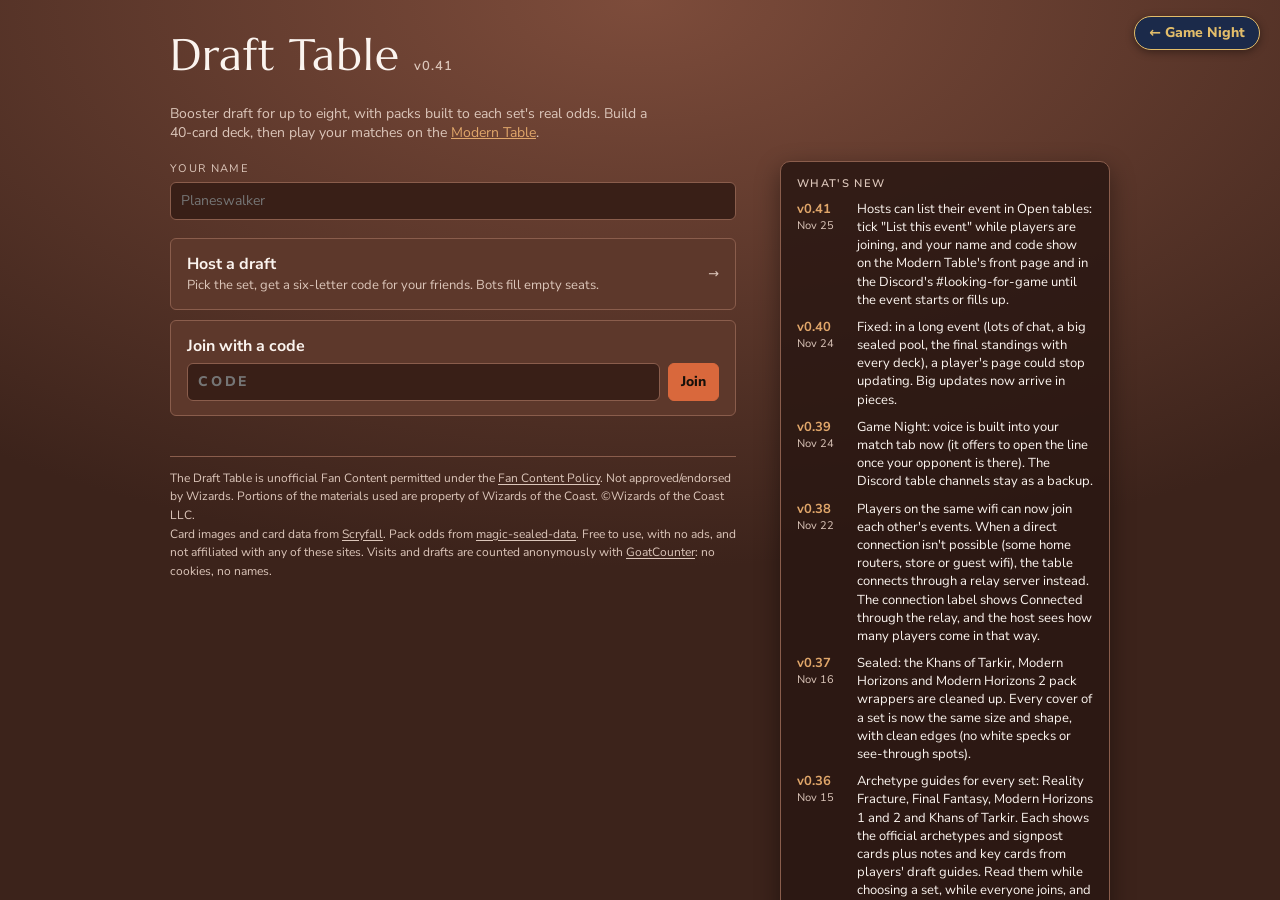
<file: draft/index.html>
<!doctype html>
<html lang="en">
<head>
<meta charset="utf-8">
<meta name="viewport" content="width=device-width,initial-scale=1">
<title>Draft Table</title>
<link rel="icon" href="icon.svg" type="image/svg+xml">
<link rel="icon" href="icon-32.png" type="image/png" sizes="32x32">
<link rel="apple-touch-icon" href="apple-touch-icon.png">
<!-- Anonymous visit and game counts (GoatCounter: no cookies, no personal data). The path drops ?t= table codes. -->
<script>window.goatcounter={path:function(p){return String(p).split('?')[0];}};</script>
<script data-goatcounter="https://modern-table.goatcounter.com/count" async src="https://gc.zgo.at/count.js"></script>
<link rel="preconnect" href="https://fonts.googleapis.com">
<link rel="stylesheet" href="https://fonts.googleapis.com/css2?family=Marcellus&family=Nunito+Sans:opsz,wght@6..12,400;6..12,600;6..12,800&display=swap">
<style>
/* Same type and layout as the Modern Table, in mahogany instead of green felt so you can tell the two apart at a glance. */
:root{
  --felt:#5e3a2e; --felt2:#4e3026; --rail:#3c231b; --line:#8a5d4c; --ink:#fbf4ef; --dim:#dcc6ba;
  --brass:#e0a66a; --go:#d9683c; --bad:#e2574c; --good:#5fc98d; --opp:#7fb3ff;
  --well:#391f17; --chip:#5d382b; --chip2:#6e4334; --glow:#7d4c3b; --deep:#2a1712; --deepa:#2a1712d9; --btn:#71483a; --cardbg:#7a5445; --voice:#5865f2;
  --display:"Marcellus",Georgia,serif; --ui:"Nunito Sans",system-ui,-apple-system,"Segoe UI",sans-serif;
  color-scheme:dark;
}
*{box-sizing:border-box}
html,body{height:100%;margin:0}
body{background:var(--rail);color:var(--ink);font:14px/1.4 var(--ui);overflow:hidden;user-select:none;-webkit-user-select:none}
button,input,select{font:inherit;color:inherit}
button{cursor:pointer;background:var(--btn);border:1px solid var(--line);border-radius:6px;padding:7px 12px}
button:hover{border-color:var(--brass)}
button:focus-visible,input:focus-visible,select:focus-visible,a:focus-visible{outline:2px solid var(--brass);outline-offset:1px}
button.go{background:var(--go);border-color:var(--go);color:#1c0c05;font-weight:800}
button.ghost{background:transparent}
button.sm{font-size:12px;padding:3px 8px}
button.on{border-color:var(--brass);color:var(--brass)}
button:disabled{opacity:.45;cursor:default}button:disabled:hover{border-color:var(--line)}
input,select{background:var(--well);border:1px solid var(--line);border-radius:6px;padding:8px 10px}
input{user-select:text;-webkit-user-select:text}
a{color:var(--brass)}
h1,h2,h3{font-family:var(--display);font-weight:400;margin:0;text-wrap:balance}
[hidden]{display:none!important}
.screen{height:100%}
.hint{color:var(--dim)}

#lobby{position:relative;display:grid;place-items:center;background:radial-gradient(120% 90% at 50% 0%,var(--glow),var(--rail) 70%);overflow:auto;padding:24px 16px}
.lobbybox{width:min(940px,100%);display:grid;grid-template-columns:minmax(0,1fr) 330px;gap:18px 44px;align-items:start}
.lhead,.lmain{display:flex;flex-direction:column;gap:18px;min-width:0}.lhead{grid-column:1/-1}
@media (max-width:920px){.lobbybox{grid-template-columns:minmax(0,1fr);width:min(560px,100%)}}
.news{display:flex;flex-direction:column;gap:9px;background:var(--deepa);border:1px solid var(--line);border-radius:10px;padding:14px 16px 16px;box-shadow:0 8px 24px #0006}
.news h4{margin:0;font:600 11px var(--ui);letter-spacing:.12em;text-transform:uppercase;color:var(--dim)}
.newsrow{display:grid;grid-template-columns:52px 1fr;gap:8px;font-size:13px;color:var(--ink);line-height:1.4}
.newsrow b{color:var(--brass);font-variant-numeric:tabular-nums}.newsrow b small{display:block;color:var(--dim);font-weight:400;font-size:11px}
.news a{color:var(--brass);font-size:13px}
.lobbybox h1{font-size:44px;letter-spacing:.02em}
.lobbybox p{margin:0;color:var(--dim);max-width:60ch}
.lobbybox p.legal{max-width:none;font:12px/1.55 var(--ui);color:var(--dim);border-top:1px solid var(--line);padding-top:12px;margin-top:4px}.lobbybox p.legal a{color:inherit;text-decoration:underline;text-underline-offset:2px}
.field{display:flex;flex-direction:column;gap:6px}
.field label{font-size:11px;letter-spacing:.12em;text-transform:uppercase;color:var(--dim)}
.choices{display:grid;gap:10px}
.choice{display:flex;gap:12px;align-items:center;justify-content:space-between;text-align:left;padding:14px 16px;background:var(--chip)}
.choice b{display:block;font-size:16px}.choice span{color:var(--dim);font-size:13px}
/* the way back to the Modern Table wears the Modern Table's colours */
.corner{position:absolute;top:16px;right:20px;border:1px solid #d9b25f;border-radius:99px;padding:6px 14px;text-decoration:none;font-weight:800;color:#d9b25f;background:#16272b;box-shadow:0 2px 8px #0006}
.corner:hover{background:#1c3238;color:#f0cf85}
.joinrow{display:flex;gap:8px}.joinrow input{flex:1;text-transform:uppercase;letter-spacing:.2em;font-weight:800;min-width:0}

#room{display:flex;flex-direction:column;background:var(--felt2)}
.topbar{display:flex;gap:10px;align-items:center;padding:10px 16px;border-bottom:1px solid var(--line);background:var(--rail);flex-wrap:wrap}
.topbar h2{font-size:22px;margin-right:auto}
.pill{font-size:12px;padding:3px 9px;border-radius:99px;border:1px solid var(--line);color:var(--dim);white-space:nowrap}
.pill.ok{color:var(--good);border-color:var(--good)}.pill.warn{color:var(--go);border-color:var(--go)}
.pill b{color:var(--ink);letter-spacing:.15em;user-select:text;-webkit-user-select:text}
.body{flex:1;min-height:0;display:grid;grid-template-columns:230px 1fr}
#rail{border-right:1px solid var(--line);background:var(--rail);overflow:auto;padding:12px;display:flex;flex-direction:column;gap:6px}
#rail h3{font-size:12px;font-family:var(--ui);font-weight:800;letter-spacing:.12em;text-transform:uppercase;color:var(--dim);margin:4px 0}
.seat{display:grid;grid-template-columns:18px 1fr auto;gap:6px;align-items:center;padding:6px 8px;border:1px solid transparent;border-radius:6px}
.seat.me{border-color:var(--brass);background:var(--chip)}
.seat .dot{width:9px;height:9px;border-radius:50%;background:var(--line)}
.seat.on .dot{background:var(--good)}.seat.busy .dot{background:var(--go)}.seat.off .dot{background:var(--bad)}
.seat small{color:var(--dim);display:block}
.seat .nm{overflow:hidden;text-overflow:ellipsis;white-space:nowrap}
.arrow{color:var(--dim);font-size:12px;text-align:center}
#main{overflow:auto;padding:16px 20px;display:flex;flex-direction:column;gap:14px;min-width:0}
#main>*{flex:none}
.bar{display:flex;gap:10px;align-items:center;flex-wrap:wrap}
.bar h3{font-size:22px}
.clock{font:800 18px var(--ui);font-variant-numeric:tabular-nums;color:var(--brass);min-width:3ch}
.clock.low{color:var(--bad)}
.grid{display:grid;grid-template-columns:repeat(auto-fill,minmax(150px,1fr));gap:10px}
.grid.sm{grid-template-columns:repeat(auto-fill,minmax(96px,1fr));gap:6px}
.grid.xs{grid-template-columns:repeat(auto-fill,minmax(64px,1fr));gap:4px}
.c{position:relative;aspect-ratio:488/680;border-radius:4.6%/3.3%;background:var(--cardbg);box-shadow:0 2px 6px #0008;cursor:pointer;overflow:hidden;transition:transform .12s,box-shadow .12s}
.c:hover{transform:translateY(-3px)}
.c img{position:absolute;inset:0;width:100%;height:100%;display:block;pointer-events:none}
.c .txt{position:absolute;inset:0;padding:7%;display:flex;flex-direction:column;gap:3px;font-size:11px;line-height:1.15;border:1px solid var(--line);border-radius:inherit;pointer-events:none;overflow:hidden}
.c .txt i{color:var(--dim);font-style:normal}
.c.sel{box-shadow:0 0 0 3px var(--go),0 6px 16px #000a;transform:translateY(-6px)}
.c.foil::after{content:"";position:absolute;inset:0;pointer-events:none;background:linear-gradient(115deg,transparent 20%,#7fd4ff33 38%,#ffd87a40 50%,#ff8ad033 62%,transparent 80%);mix-blend-mode:screen}
.c .tag{position:absolute;left:4%;bottom:3%;font-size:9px;font-weight:800;letter-spacing:.1em;background:#000c;color:var(--brass);padding:1px 5px;border-radius:3px;pointer-events:none}
.sec{font-size:11px;letter-spacing:.12em;text-transform:uppercase;color:var(--dim);margin:6px 0 2px}
.panes{display:grid;grid-template-columns:1fr 1fr;gap:18px;align-items:start}
.pane .bar h3{font-size:18px}
.sec b{color:var(--brass);font-size:13px;margin-left:4px}.sec span{text-transform:none;letter-spacing:0}
.regions{--w:clamp(76px,6.6vw,124px);display:flex;flex-wrap:wrap;gap:4px 26px;align-items:flex-start}
.cols{display:flex;gap:6px;align-items:flex-start;padding:4px 2px 8px}
.col{width:var(--w);flex:none;display:flex;flex-direction:column}
.col .c + .c{margin-top:calc(var(--w) * -1.2)}
.col .c:hover{transform:none;box-shadow:0 0 0 2px var(--brass)}
.colh{font-size:11px;font-weight:800;color:var(--ink);text-align:center;margin-bottom:4px}.colh span{color:var(--dim);font-weight:600}
.pane{background:var(--well);border:1px solid var(--line);border-radius:8px;padding:12px;min-height:120px}
.lands{display:flex;gap:10px;flex-wrap:wrap;align-items:center}
.land{display:flex;gap:4px;align-items:center;border:1px solid var(--line);border-radius:6px;padding:3px 6px}
.land .lart{width:30px;height:42px;border-radius:3px;background:var(--deep) center/cover no-repeat;flex:none;box-shadow:0 1px 3px #0008}
.bart{display:flex;flex-direction:column;gap:3px;font:700 10px var(--ui);letter-spacing:.08em;text-transform:uppercase;color:var(--dim)}.bart select{font:600 12px var(--ui);letter-spacing:0;text-transform:none;background:var(--deep);color:var(--ink);border:1px solid var(--line);border-radius:5px;padding:3px 5px}
.land b{min-width:2ch;text-align:center;font-variant-numeric:tabular-nums}
.land button{padding:1px 8px}
table{border-collapse:collapse;width:100%;max-width:640px}
th,td{text-align:left;padding:6px 10px;border-bottom:1px solid var(--line)}
th{font-size:11px;letter-spacing:.1em;text-transform:uppercase;color:var(--dim);font-weight:800}
td.n,th.n{text-align:right;font-variant-numeric:tabular-nums}
.match{border:1px solid var(--line);border-radius:8px;padding:12px;display:flex;flex-direction:column;gap:8px;max-width:640px;background:var(--well)}
.match.mine{border-color:var(--brass)}
.chips{display:flex;gap:6px;flex-wrap:wrap}
.setrow{display:flex;gap:12px;flex-wrap:wrap;align-items:end}
#zoom{position:fixed;z-index:80;pointer-events:none;display:flex;gap:6px}
#zoom img{width:300px;border-radius:14px;box-shadow:0 10px 30px #000c}
#toast{position:fixed;left:50%;bottom:26px;transform:translateX(-50%);background:#000d;border:1px solid var(--brass);padding:8px 16px;border-radius:99px;opacity:0;transition:opacity .3s;pointer-events:none;z-index:90}
/* sealed (v0.16): the prerelease kit, opened one pack at a time */
.c.promo .tag{color:#ffe7b0;background:#7a1d16e6;border:1px solid #f3cf8a}
.kit{display:flex;gap:16px;align-items:flex-end;flex-wrap:wrap;padding:14px 16px;border-radius:10px;background:radial-gradient(120% 100% at 50% 0%,var(--glow),var(--felt) 75%);border:1px solid var(--line)}
.kitbox{height:150px;width:auto;display:block;filter:drop-shadow(0 6px 10px #0009)}
.packs{display:flex;gap:10px;flex-wrap:wrap;align-items:flex-end}
.pk{position:relative;width:84px;height:150px;padding:0;border:0;background:none;border-radius:4px;transition:transform .15s ease,opacity .2s}
.pk img{width:100%;height:100%;object-fit:contain;display:block;filter:drop-shadow(0 6px 8px #0009);pointer-events:none}
.pk.drawn{background:linear-gradient(160deg,#3b1f52,#1d2a4a 55%,#0f1730);box-shadow:0 6px 14px #0008;color:#fff}
.pk.drawn::before,.pk.drawn::after{content:"";position:absolute;left:0;right:0;height:7px;background:repeating-linear-gradient(90deg,#c9d7ea 0 4px,#8ea2c2 4px 8px);opacity:.85}
.pk.drawn::before{top:0}.pk.drawn::after{bottom:0}
.pk .pt{position:absolute;left:0;right:0;bottom:14px;font:11px/1.15 var(--display);text-align:center;letter-spacing:.06em;text-transform:uppercase;padding:0 4px}
.pk .pn{position:absolute;top:-8px;right:-6px;width:20px;height:20px;border-radius:50%;background:var(--rail);border:1px solid var(--line);font:800 11px/18px var(--ui);color:var(--dim);text-align:center}
.pk:hover:not(:disabled){transform:translateY(-6px) rotate(-1.5deg);border-color:transparent}
.pk:disabled{opacity:.22;cursor:default;transform:none}
.pk:disabled:hover{border-color:transparent}
.promo{display:flex;flex-direction:column;gap:6px;align-items:center}
.promo .c{width:96px}
.cardback{position:relative;width:96px;aspect-ratio:488/680;padding:0;border:0;border-radius:4.6%/3.3%;overflow:hidden;background:var(--deep);box-shadow:0 4px 10px #0009;transition:transform .15s}
.cardback img{position:absolute;inset:0;width:100%;height:100%;display:block;pointer-events:none}
.cardback:hover{transform:translateY(-6px) rotate(1.5deg)}
.cardback.ready{animation:glow 1.6s ease-in-out infinite}
@keyframes glow{50%{box-shadow:0 0 0 3px #e0a66a99,0 0 22px #e0a66a99}}
.kitside{margin-left:auto;display:flex;flex-direction:column;gap:8px;align-items:flex-end}
.kitside .row{display:flex;gap:8px;flex-wrap:wrap;justify-content:flex-end}
.reveal{background:var(--well);border:1px solid var(--line);border-radius:8px;padding:12px;display:flex;flex-direction:column;gap:10px}
.fan{display:flex;gap:8px;flex-wrap:wrap}
.fan .c{width:clamp(96px,8.6vw,136px);animation:flipin .38s ease both}
.fan .c.hit{box-shadow:0 0 0 2px var(--brass),0 0 18px #e0a66a99}
@keyframes flipin{from{transform:perspective(600px) rotateY(90deg);opacity:0}to{transform:none;opacity:1}}
.dot{display:inline-block;width:10px;height:10px;border-radius:50%;vertical-align:-1px;margin-right:5px;box-shadow:inset 0 0 0 1px #0007}
.pane.over{border-color:var(--brass);box-shadow:inset 0 0 0 2px #e0a66a66}
#ghost{position:fixed;z-index:85;pointer-events:none;width:var(--gw,110px);transform:translate(-50%,-30%) rotate(-3deg);opacity:.92}
#ghost .c{width:100%}
/* Colour dive (v0.17, the maintainer): a rail of colour buttons beside the pool; a colour opens a window with every card of that colour
   (hybrid and multicolour included) and the lands that make it, by mana value across and type down, with Bulk add. */
.poolwrap{display:grid;grid-template-columns:minmax(0,1fr) 150px;gap:16px;align-items:start}
.diverail{display:flex;flex-direction:column;gap:6px;border-left:1px solid var(--line);padding-left:14px;position:sticky;top:8px;margin-top:22px}
.diverail .sec{margin:0 0 2px}
.divebtn{display:flex;align-items:center;gap:8px;text-align:left;padding:6px 8px;background:var(--chip)}
.divebtn b{flex:1;font-weight:700}.divebtn small{color:var(--dim);font-variant-numeric:tabular-nums}
.divebtn.on{border-color:var(--brass);background:var(--chip2)}
.pip{display:inline-grid;place-items:center;width:18px;height:18px;border-radius:50%;font:800 10px/1 var(--ui);color:#1b120e;box-shadow:inset 0 0 0 1px #0007;flex:none}
#dive{position:fixed;z-index:70;top:calc(64px + env(safe-area-inset-top,0px));right:max(16px,env(safe-area-inset-right,0px));width:min(1120px,calc(100vw - 260px));max-height:calc(100vh - 88px);display:flex;flex-direction:column;background:var(--felt2);border:1px solid var(--brass);border-radius:10px;box-shadow:0 18px 50px #000b}
#dive header{display:flex;gap:10px;align-items:center;flex-wrap:wrap;padding:10px 14px;border-bottom:1px solid var(--line);background:var(--rail);border-radius:10px 10px 0 0}
#dive header h3{font-size:22px;display:flex;gap:8px;align-items:center}
#dive .dvbody{overflow:auto;padding:12px 14px 16px;--w:clamp(76px,6.2vw,112px)}
.dvgrid{display:grid;grid-template-columns:min-content repeat(7,var(--w));justify-content:start;gap:8px 10px;align-items:start}
.dvgrid .rowh{font-size:11px;font-weight:800;letter-spacing:.1em;text-transform:uppercase;color:var(--dim);writing-mode:vertical-rl;transform:rotate(180deg);text-align:end;align-self:stretch;padding:4px 0;border-right:1px solid var(--line);padding-right:4px}
.dvgrid .colh{margin:0}
.dvgrid .cell{min-height:20px}
.dvgrid .lands{grid-column:2 / -1;display:flex;flex-wrap:wrap;gap:8px}
.dvgrid .lands .c{width:var(--w)}
.c.indk{box-shadow:0 0 0 2px var(--good),0 2px 6px #0008}
.dvsw{display:flex;gap:4px}.pipbtn{padding:3px;border-radius:50%;background:transparent;border:1px solid transparent;line-height:0}.pipbtn.on{border-color:var(--brass)}.pipbtn .pip{width:26px;height:26px;font-size:11px}.pip.ms{position:relative;overflow:hidden}.pip.ms img{position:absolute;inset:0;width:100%;height:100%;display:block}
.pipbtn:not(.on){opacity:.55}.pipbtn:not(.on):hover{opacity:1}
.c.indk .tag,.c.promo.indk .tag{color:var(--good);background:#000c;border:0}
#dive .empty{color:var(--dim);padding:6px 0}
@media (max-width:760px){ .poolwrap{grid-template-columns:1fr} .diverail{border-left:0;padding-left:0;position:static;flex-direction:row;flex-wrap:wrap} #dive{left:8px;right:8px;width:auto;top:8px;max-height:calc(100vh - 16px)} .dvgrid{grid-template-columns:min-content repeat(7,72px)} }
@media (prefers-reduced-motion:reduce){ .fan .c{animation:none} .cardback.ready{animation:none} .pk{transition:none} }
@media (max-width:760px){ .regions{--w:76px} .pk{width:58px;height:104px} .kitbox{height:104px} .promo .c,.cardback{width:70px} .kitside{margin-left:0;align-items:flex-start} .body{grid-template-columns:1fr} #rail{border-right:0;border-bottom:1px solid var(--line);max-height:26vh} .panes{grid-template-columns:1fr} .grid{grid-template-columns:repeat(auto-fill,minmax(110px,1fr))} }

/* ===== Game Night (v0.26) =====
   One engine, four felts: Game Night (navy), Draft Table (mahogany, the default above), Sealed Table (plum), Cube Table (olive).
   The page's own felt comes from VARIANT; inside an event the felt follows the event (themeFor). */
body.th-gn{--felt:#1b2a4a;--felt2:#142039;--rail:#0b1324;--line:#34497a;--ink:#edf1fa;--dim:#a3b0cc;--brass:#e2bd6a;--go:#e2bd6a;--well:#101a33;--chip:#17254a;--chip2:#21325a;--glow:#273d6b;--deep:#0a1020;--deepa:#0a1020d9;--btn:#21325a;--cardbg:#2c3d63}
body.th-st{--felt:#4a2a4e;--felt2:#3c2140;--rail:#2a1630;--line:#7a5480;--ink:#f8f0f8;--dim:#d6c2d8;--brass:#e9b3df;--go:#d67fc4;--well:#311a35;--chip:#4f2c54;--chip2:#5f3565;--glow:#6b3c71;--deep:#22102a;--deepa:#22102ad9;--btn:#5a3460;--cardbg:#6a4870}
body.th-ct{--felt:#3c4428;--felt2:#313822;--rail:#20261a;--line:#69744b;--ink:#f3f4ea;--dim:#c7ccb0;--brass:#d9d47c;--go:#b5c450;--well:#272d1c;--chip:#3d4529;--chip2:#4a5432;--glow:#56613a;--deep:#171b11;--deepa:#171b11d9;--btn:#4a5432;--cardbg:#5d6743}
button.go{color:#16100a}
.corner.to-gn{border-color:#e2bd6a;color:#e2bd6a;background:#1b2a4a}.corner.to-gn:hover{background:#273d6b;color:#f2d58f}
/* front-page choices with a felt swatch of the table they open */
.choice.sw{display:grid;grid-template-columns:44px minmax(0,1fr) auto;gap:14px;align-items:center;text-decoration:none;color:var(--ink);border:1px solid var(--line);border-radius:6px}
.choice.sw:hover{border-color:var(--brass)}
.choice.sw > span:nth-child(2) > span{display:block}
.choice .to{display:inline-block;margin-top:5px;font-size:11px;font-weight:800;letter-spacing:.08em;text-transform:uppercase}
.choice.feature{border-color:var(--brass);background:linear-gradient(180deg,var(--glow),var(--chip))}
.choice.feature b{font-family:var(--display);font-weight:400;font-size:21px;letter-spacing:.01em}
.felt{width:44px;height:44px;border-radius:8px;position:relative;background:radial-gradient(circle at 50% 35%,var(--sw-glow),var(--sw-felt) 75%);border:1px solid var(--sw-line);box-shadow:inset 0 1px 0 #ffffff14}
.felt i{position:absolute;width:13px;height:18px;border-radius:2px;top:13px;background:var(--sw-card);box-shadow:0 1px 3px #0009}
.felt i:first-child{left:9px;transform:rotate(-9deg)}.felt i:last-child{right:9px;transform:rotate(7deg);background:var(--sw-card2)}
.sw-gn{--sw-felt:#1b2a4a;--sw-glow:#2c4476;--sw-line:#34497a;--sw-card:#e2bd6a;--sw-card2:#edf1fa}
.sw-dt{--sw-felt:#5e3a2e;--sw-glow:#875240;--sw-line:#8a5d4c;--sw-card:#e0a66a;--sw-card2:#fbf4ef}
.sw-st{--sw-felt:#4a2a4e;--sw-glow:#704076;--sw-line:#7a5480;--sw-card:#e9b3df;--sw-card2:#f8f0f8}
.sw-ct{--sw-felt:#3c4428;--sw-glow:#5c6840;--sw-line:#69744b;--sw-card:#d9d47c;--sw-card2:#f3f4ea}
.to.gn{color:#e2bd6a}.to.dt{color:#e0a66a}.to.st{color:#e9b3df}.to.ct{color:#d9d47c}
.steps{margin:0;padding:0;list-style:none;display:flex;flex-direction:column;gap:10px;counter-reset:s}
.steps li{display:grid;grid-template-columns:24px 1fr;gap:8px;font-size:13px;color:var(--ink)}
.steps li::before{counter-increment:s;content:counter(s);width:22px;height:22px;border-radius:50%;border:1px solid var(--brass);color:var(--brass);display:grid;place-items:center;font-weight:800;font-size:12px}
/* the room: chat column beside the main area */
.body.chatty{grid-template-columns:230px minmax(0,1fr) 300px}
#chatCol{display:flex;flex-direction:column;border-left:1px solid var(--line);background:var(--rail);min-height:0;min-width:0}
#chatCol h3{font:800 12px var(--ui);letter-spacing:.12em;text-transform:uppercase;color:var(--dim);margin:0;padding:12px 14px 8px}
#msgs{flex:1;overflow:auto;padding:0 14px 10px;display:flex;flex-direction:column;gap:7px;min-height:0;user-select:text;-webkit-user-select:text}
.msg{font-size:13px;line-height:1.4;overflow-wrap:anywhere}
.msg b{margin-right:6px}.msg time{color:var(--dim);font-size:11px;margin-right:6px;font-variant-numeric:tabular-nums}
.msg.sys{color:var(--dim);font-style:italic}
.chatform{display:flex;gap:8px;padding:10px 14px;border-top:1px solid var(--line)}
.chatform input{flex:1;min-width:0}
@media (max-width:1150px){.body.chatty{grid-template-columns:210px minmax(0,1fr)} .body.chatty #chatCol{grid-column:1/-1;border-left:0;border-top:1px solid var(--line);max-height:300px}}
@media (max-width:760px){.body.chatty{grid-template-columns:1fr} .body.chatty #chatCol{grid-column:auto}}
.seat .rec{font-variant-numeric:tabular-nums;font-size:12px;color:var(--dim)}
.announce{display:grid;grid-template-columns:auto minmax(0,1fr) auto;gap:4px 14px;align-items:center;padding:14px 16px;border-radius:10px;border:1px solid var(--brass);background:linear-gradient(180deg,var(--glow),var(--felt));max-width:1000px}
.announce .rd{grid-row:1/3;font-family:var(--display);font-size:30px;color:var(--brass);line-height:1;text-align:center;min-width:52px}
.announce .rd small{display:block;font:800 10px var(--ui);letter-spacing:.14em;color:var(--dim);margin-top:2px}
.announce b{font-size:16px;grid-column:2}.announce .sub{color:var(--dim);font-size:13px;grid-column:2}
.announce .act{grid-column:3;grid-row:1/3;display:flex;gap:8px;align-items:center;flex-wrap:wrap;justify-content:flex-end}
@media (max-width:640px){.announce{grid-template-columns:auto minmax(0,1fr)}.announce .act{grid-column:1/-1;grid-row:auto;justify-content:flex-start}}
.bigclock{font:800 22px var(--ui);font-variant-numeric:tabular-nums;color:var(--brass);text-align:right;line-height:1}
.bigclock small{display:block;font:800 10px var(--ui);letter-spacing:.14em;color:var(--dim);margin-top:4px}
.bigclock.low{color:var(--bad)}
.tables{display:grid;grid-template-columns:repeat(2,minmax(0,1fr));gap:14px;max-width:1000px}
@media (max-width:900px){.tables{grid-template-columns:minmax(0,1fr)}}
.tbl{display:flex;flex-direction:column;gap:10px;padding:12px;border:1px solid var(--line);border-radius:10px;background:var(--felt)}
.tbl.mine{border-color:var(--brass);box-shadow:0 0 0 1px var(--brass),0 6px 18px #0007}
.tbl.done{opacity:.72}
.tbl .th{display:flex;align-items:baseline;gap:8px}.tbl .th h3{font-size:20px}
.tbl .st{margin-left:auto;font-size:12px;color:var(--dim);font-variant-numeric:tabular-nums;text-align:right}
.tbl .st.live{color:var(--good)}.tbl .st.fin{color:var(--brass)}.tbl .st.warn{color:var(--go)}.tbl .st.bad{color:var(--bad)}
.ttop{display:grid;grid-template-columns:minmax(0,1fr) auto minmax(0,1fr);align-items:center;gap:8px;padding:14px 12px;border-radius:999px/60px;background:radial-gradient(ellipse at 50% 40%,var(--glow),var(--felt2) 80%);border:1px solid var(--line)}
.tpl{min-width:0}.tpl.r{text-align:right}
.tpl .n{font-weight:800;font-size:15px;overflow:hidden;text-overflow:ellipsis;white-space:nowrap}
.tpl .d{font-size:12px;color:var(--dim);overflow:hidden;text-overflow:ellipsis;white-space:nowrap}
.tpl.win .n{color:var(--brass)}
.tvs{display:flex;gap:4px;align-items:center}
.tpip{width:10px;height:10px;border-radius:50%;border:1px solid var(--brass)}.tpip.w{background:var(--brass)}
.tvs .x{font-family:var(--display);color:var(--dim);margin:0 4px}
.tacts{display:flex;gap:8px;flex-wrap:wrap;align-items:center}
.vbtn{display:inline-flex;gap:7px;align-items:center;font-weight:700;border-color:#5865f2aa;background:#5865f222;text-decoration:none;color:var(--ink);border:1px solid #5865f2aa;border-radius:6px;padding:3px 8px;font-size:12px}
.vbtn:hover{border-color:var(--voice);background:#5865f244}
.vbtn svg{width:15px;height:15px;flex:none}
a.btnlink{text-decoration:none}
.sect{display:flex;flex-direction:column;gap:8px;max-width:1000px}
.secthead{display:flex;align-items:baseline;gap:10px}
.secthead .cap{font-size:11px;letter-spacing:.12em;text-transform:uppercase;color:var(--dim);font-weight:800}
.secthead small{color:var(--dim);font-size:12px}
.stand{max-width:none}
.stand td small{display:block;color:var(--dim);font-size:11px;font-weight:600}
.stand tr.me td{color:var(--brass);font-weight:800}
.empty{border:1px dashed var(--line);border-radius:10px;padding:22px;text-align:center;color:var(--dim);max-width:1000px}
/* lock in a deck (Modern night) */
.deckgrid{display:grid;grid-template-columns:minmax(0,1fr) minmax(0,340px);gap:16px;align-items:start;max-width:1100px}
@media (max-width:1000px){.deckgrid{grid-template-columns:minmax(0,1fr)}}
.dtabs{display:flex;gap:6px;margin-bottom:10px;flex-wrap:wrap;align-items:center}
.dtabs input{flex:1;min-width:140px;padding:5px 9px}
.dlist{display:grid;grid-template-columns:repeat(auto-fill,minmax(200px,1fr));gap:8px}
.dk{text-align:left;display:flex;flex-direction:column;gap:2px;padding:9px 12px;background:var(--chip)}
.dk b{font-size:14px}.dk span{font-size:12px;color:var(--dim)}
.dk.sel{border-color:var(--brass);box-shadow:0 0 0 1px var(--brass)}
.lockcard{position:sticky;top:0;display:flex;flex-direction:column;gap:12px;padding:16px;border:1px solid var(--line);border-radius:10px;background:var(--felt)}
.lockcard h3{font-size:24px}
.lockcard .keys{font-size:13px;color:var(--dim)}.lockcard .keys b{color:var(--ink);font-weight:600}
.confirm{border:1px solid var(--brass);border-radius:8px;padding:12px;display:flex;flex-direction:column;gap:10px;background:var(--chip)}
.confirm p{margin:0;font-size:13px}
.lockedbox{display:flex;gap:10px;align-items:center;padding:10px 12px;border-radius:8px;border:1px solid var(--brass);color:var(--brass);font-weight:800}
.lockedbox svg{width:18px;height:18px;flex:none}
/* a small window of our own (the page never uses confirm() for event choices) */
#veil{position:fixed;inset:0;background:#0009;display:grid;place-items:center;z-index:95;padding:16px}
.dialog{width:min(440px,100%);background:var(--felt);border:1px solid var(--brass);border-radius:12px;padding:18px;display:flex;flex-direction:column;gap:12px;box-shadow:0 20px 50px #000b}
.dialog h3{font-size:22px}.dialog p{margin:0;color:var(--dim);font-size:13px}
.dialog .cap{font-size:11px;letter-spacing:.12em;text-transform:uppercase;color:var(--dim);font-weight:800}
.res{display:grid;grid-template-columns:1fr 1fr;gap:8px}.res button{padding:10px}.res .wide{grid-column:1/-1}
.drow{display:flex;gap:8px;justify-content:flex-end;flex-wrap:wrap}
/* v0.36: clan choice and the clan's seeded booster */
.clans{margin-top:16px;display:flex;flex-direction:column;gap:10px}
.clrow{display:grid;grid-template-columns:repeat(auto-fill,minmax(150px,1fr));gap:10px}
.clan{display:flex;flex-direction:column;align-items:flex-start;gap:4px;padding:10px 12px;text-align:left;border-radius:8px;background:var(--chip);border:1px solid var(--line)}
.clan b{font-size:15px;color:var(--ink)}.clan .cm{font-size:12px;color:var(--dim)}.clan .cw{font-size:12px;color:var(--brass);min-height:1.2em}
.clan.on{border-color:var(--brass);box-shadow:0 0 0 1px var(--brass) inset;background:var(--chip2)}
.pk.seed{background:linear-gradient(160deg,var(--sa) 0 33%,var(--sb) 33% 66%,var(--sc) 66%);}
.pk.seed::before,.pk.seed::after{background:repeating-linear-gradient(90deg,#d9c58f 0 4px,#9c8452 4px 8px)}
.pk.seed .gpips{position:absolute;top:16px;left:0;right:0;justify-content:center}
.pk.seed .pt{bottom:12px;background:#000a;padding:4px 2px;font-size:9px}.pk.seed .pt b{display:block;font-size:12px;letter-spacing:.08em}
/* cube archetype guide (v0.28) */
#guide{position:fixed;inset:0;z-index:75;background:#000a;display:grid;place-items:center;padding:16px}
.gpanel{width:min(1180px,100%);height:min(100%,900px);display:flex;flex-direction:column;background:var(--felt);border:1px solid var(--brass);border-radius:12px;box-shadow:0 20px 50px #000b;overflow:hidden}
.ghead{display:flex;align-items:center;gap:16px;flex-wrap:wrap;padding:14px 18px;border-bottom:1px solid var(--line);background:var(--deepa)}
.ghead h2{margin:0;font:600 20px var(--display,var(--ui));color:var(--ink)}
.gfilt{display:flex;align-items:center;gap:4px;margin-left:auto;flex-wrap:wrap}.gfilt .hint{margin-right:4px}
.gscroll{flex:1;overflow:auto;padding:14px 18px 20px;min-height:0;user-select:text;-webkit-user-select:text}
.gnote{margin:0 0 12px}
.ggrid{display:grid;grid-template-columns:repeat(auto-fill,minmax(300px,1fr));gap:12px}
.garch{background:var(--chip);border:1px solid var(--line);border-radius:10px;padding:12px 14px;display:flex;flex-direction:column;gap:8px;min-width:0}
.gtop{display:flex;align-items:flex-start;gap:10px;justify-content:space-between}
.garch h3{margin:0;font-size:15px;color:var(--ink);text-wrap:balance}
.garch p{margin:0;font-size:13px;line-height:1.5;color:var(--ink);opacity:.9}
.gpips{display:flex;gap:3px;flex:none}
.gany{font-size:11px;letter-spacing:.08em;text-transform:uppercase;color:var(--dim);white-space:nowrap}
.gkeys{display:flex;flex-wrap:wrap;gap:5px;margin-top:auto}
.gk{font-size:12px;padding:3px 8px;border-radius:4px;background:var(--well);border:1px solid var(--line);color:var(--ink);cursor:default}
.gk.sp{border-color:var(--brass);color:var(--ink);background:var(--deep)}
.gk.inpk{border-color:var(--go);box-shadow:0 0 0 1px var(--go) inset}.gk i{font-style:normal;font-size:10px;letter-spacing:.06em;text-transform:uppercase;color:var(--go)}
.gl{font-size:10px;letter-spacing:.09em;text-transform:uppercase;color:var(--dim);align-self:center;margin-right:2px}
.gfoot{display:flex;flex-direction:column;gap:6px;margin-top:auto}.gfoot .gkeys{margin-top:0}
.garch .gp{font-size:12.5px;opacity:1;color:var(--dim);border-left:2px solid var(--line);padding-left:8px}.garch .gp .gl{margin-right:4px}
.grank{font-size:11px;color:var(--brass);letter-spacing:.04em;margin-top:-4px}
.gabout{margin:0 0 14px;max-width:110ch;font-size:13.5px;line-height:1.55;color:var(--ink)}
.gsrc{margin:16px 0 0}.gsrc a{color:var(--brass)}
.gk:hover{border-color:var(--brass)}
.gk.mine{border-color:var(--good);color:var(--good)}
.lguide{margin-top:18px;display:flex;flex-direction:column;gap:10px}.lguide .bar{flex-wrap:wrap;gap:10px}.lguide .gfilt{margin-left:auto}.lguide .gnote{margin:0}
@media (max-width:760px){ .lguide .gfilt{margin-left:0} .ghead{position:relative;padding-right:56px} #guideX{position:absolute;top:14px;right:14px} .gfilt{margin-left:0} .gfilt .hint{flex-basis:100%} .ggrid{grid-template-columns:1fr} }
</style>
</head>
<body>
<div id="lobby" class="screen">
  <a class="corner" href="../">Modern Table →</a>
  <div class="lobbybox">
    <div class="lhead"><h1>Draft Table <small id="verTag" style="font:600 13px var(--ui);color:var(--dim);letter-spacing:.08em"></small></h1>
    <p>Booster draft for up to eight, with packs built to each set's real odds. Build a 40-card deck, then play your matches on the <a href="../">Modern Table</a>.</p></div>
    <div class="lmain">
    <div class="field"><label for="nameIn">Your name</label><input id="nameIn" maxlength="20" placeholder="Planeswalker"></div>
    <div class="choices">
      <button class="choice" id="hostBtn"><div><b>Host a draft</b><span>Pick the set, get a six-letter code for your friends. Bots fill empty seats.</span></div><span>→</span></button>
      <button class="choice" id="sealedBtn"><div><b>Host a sealed event</b><span>Everyone opens six packs (for Reality Fracture, a prerelease kit with a foil promo), builds 40 cards, then plays three rounds.</span></div><span>→</span></button>
      <div class="choice" style="border:1px solid var(--line);border-radius:6px">
        <div style="flex:1;min-width:0"><b>Join with a code</b><div class="joinrow" style="margin-top:6px"><input id="codeIn" maxlength="6" placeholder="CODE" aria-label="Draft code"><button id="joinBtn" class="go">Join</button></div></div>
      </div>
      <button class="choice" id="resumeBtn" hidden><div><b>Return to your event</b><span id="resumeTxt"></span></div><span>→</span></button>
    </div>
    <p id="lobbyMsg" style="color:var(--go)"></p>
    <p class="legal">The Draft Table is unofficial Fan Content permitted under the <a href="https://company.wizards.com/en/legal/fancontentpolicy" target="_blank" rel="noopener">Fan Content Policy</a>. Not approved/endorsed by Wizards. Portions of the materials used are property of Wizards of the Coast. ©Wizards of the Coast LLC.<br>Card images and card data from <a href="https://scryfall.com/" target="_blank" rel="noopener">Scryfall</a>. Pack odds from <a href="https://github.com/taw/magic-sealed-data" target="_blank" rel="noopener">magic-sealed-data</a>. Free to use, with no ads, and not affiliated with any of these sites. Visits and drafts are counted anonymously with <a href="https://www.goatcounter.com/" target="_blank" rel="noopener">GoatCounter</a>: no cookies, no names.</p>
    </div>
    <aside class="news" id="news" aria-label="What's new"></aside>
  </div>
</div>

<div id="room" class="screen" hidden>
  <div class="topbar"><h2>Draft Table</h2><span class="pill" id="setPill"></span><span class="pill" id="codePill" title="Click to copy"></span><span class="pill" id="netPill"></span><button id="guideBtn" class="ghost sm" hidden>Archetypes</button><button id="leaveBtn" class="ghost sm">Leave</button></div>
  <div class="body" id="roomBody"><div id="rail"></div><div id="main"></div><aside id="chatCol" hidden aria-label="Chat"><h3>Chat</h3><div id="msgs"></div><form class="chatform" id="chatForm"><input id="chatIn" maxlength="300" placeholder="Say something to everyone" aria-label="Chat message" autocomplete="off"><button class="go" type="submit">Send</button></form></aside></div>
</div>
<div id="guide" hidden></div>
<div id="zoom" hidden></div>
<div id="veil" hidden></div>
<div id="toast"></div>

<script src="../src/peerjs.min.js"></script>
<script>
"use strict";
/* GoatCounter event (anonymous count, see the head). Waits up to 20 s for count.js; never throws; once=key counts a thing only once per browser tab. */
function gcEvent(path, title, once){ try{ if(once){ const k='mt_gc_'+once; if(sessionStorage.getItem(k)) return; sessionStorage.setItem(k,'1'); } }catch(e){} let n=0; const go=()=>{ try{ const g=window.goatcounter; if(g && g.count) g.count({path, title:title||path, event:true}); else if(++n<40) setTimeout(go, 500); }catch(e){} }; go(); }
const VERSION = 'v0.41';
/* What's new on the front page (v0.19, like the Modern Table's NEWS): newest first, written for players. Add a line with every version bump. */
const DNEWS = [
  ['v0.41','Nov 25',"Hosts can list their event in Open tables: tick \"List this event\" while players are joining, and your name and code show on the Modern Table's front page and in the Discord's #looking-for-game until the event starts or fills up."],
  ['v0.40','Nov 24',"Fixed: in a long event (lots of chat, a big sealed pool, the final standings with every deck), a player's page could stop updating. Big updates now arrive in pieces."],
  ['v0.39','Nov 24',"Game Night: voice is built into your match tab now (it offers to open the line once your opponent is there). The Discord table channels stay as a backup."],
  ['v0.38','Nov 22',"Players on the same wifi can now join each other's events. When a direct connection isn't possible (some home routers, store or guest wifi), the table connects through a relay server instead. The connection label shows Connected through the relay, and the host sees how many players come in that way."],
  ['v0.37','Nov 16',"Sealed: the Khans of Tarkir, Modern Horizons and Modern Horizons 2 pack wrappers are cleaned up. Every cover of a set is now the same size and shape, with clean edges (no white specks or see-through spots)."],
  ['v0.36','Nov 15',"Archetype guides for every set: Reality Fracture, Final Fantasy, Modern Horizons 1 and 2 and Khans of Tarkir. Each shows the official archetypes and signpost cards plus notes and key cards from players' draft guides. Read them while choosing a set, while everyone joins, and in a window during the draft (Archetypes in the top bar or next to Take). Khans of Tarkir prereleases now work like the real one: pick a clan, then open five packs plus a seeded booster of your clan's colors with a foil clan promo."],
  ['v0.35','Nov 11',"Card text is now built into the site, so drafts and cube drafts keep working when Scryfall's card lookups are down, and a card whose picture can't load shows its text instead of a blank."],
  ['v0.34','Nov 11',"Sealed: Modern Horizons 2 packs now show their real wrapper art, all three covers. Every sealed set has real packs now."],
  ['v0.33','Nov 11',"Sealed: Khans of Tarkir packs now show their real wrapper art, all five covers."],
  ['v0.32','Nov 11',"Sealed: Modern Horizons packs now show their real wrapper art, all three covers."],
  ['v0.31','Nov 11',"Sealed: Final Fantasy packs now show their real wrapper art when you open them."],
  ['v0.30','Nov 11',"Event rooms: tables 1 to 4 now have a Join Table voice button that opens that table's voice channel on our Discord."],
  ['v0.29','Nov 11',"Cube drafts: the cube's archetypes are laid out right on the setup screen, so everyone who has joined can read them while waiting for the draft to start."],
  ['v0.28','Nov 11',"Cube Table: an Archetypes guide for DF07's Legacy Cube, from its maker DackFayden07 (29 archetypes with their key cards, filtered by color), open from the front page or the top bar at any point in the event. Sealed events are prereleases only for Reality Fracture, the one set whose kit and promo we know; other sets open six packs. The Draft Table now hosts drafts only."],
  ['v0.27','Nov 11',"Game Night: at time, the host's Yes enforces the end-of-round turns at every table still playing; No means no time limit, so those matches play out."],
  ['v0.26','Nov 11',"Game Night: a navy page (the Game Night link on the Modern Table) hosts Modern Night Magic for up to eight, and Draft, Sealed and Cube each open straight to their own table's setup. Every event ends in the same matchmaking room: chat, a 3-minute break before each round, tables with their voice channel, one round clock, results confirmed by both players, pairings by standings, and decks revealed in the final standings."],
  ['v0.25','Nov 10',"The Draft Table now keeps an anonymous count of visits and of drafts and sealed events started. No cookies and no names."],
  ['v0.24','Nov 4',"Prerelease kits now show all three Reality Fracture pack covers (Jace, Chandra and Liliana), two of each, in a different order for every player."],
  ['v0.23','Nov 4',"Color dive: the row labels (Creatures, Non-creature spells, Lands) start at the top of their rows."],
  ['v0.22','Nov 4',"The color dive buttons sit a little lower, with more room under the Sort by menu."],
  ['v0.21','Nov 4',"Color dive: the color buttons beside your pool are mana symbols too, and the Draft Table now spells color the American way."],
  ['v0.20','Nov 4',"Color dive: the cards line up from the left edge of the window, and the color buttons in the window are mana symbols."],
  ['v0.19','Nov 4',"A What's new column on the front page, like the Modern Table's."],
  ['v0.18','Nov 4',"Color dive: artifacts and other colorless cards now show in every color's window, and the window has color buttons to switch without closing it."],
  ['v0.17','Nov 4',"Color dive on the deck-building screen: pick a color beside your pool to see all its cards (gold and hybrid included) and the lands that make it, by mana value and type, with Bulk add to put them all in your deck."],
  ['v0.16','Nov 4',"Prereleases: host a sealed event for up to eight. Everyone opens a kit of six packs and a foil promo, one pack at a time, builds 40 cards, then plays three rounds. Cards can also be dragged between deck and pool."],
  ['v0.15','Oct 31',"Choose the art for your basic lands while building. It's the same setting as on the Modern Table, and your deck uses it there."],
  ['v0.13','Oct 23',"The set list shows only the sets whose cards the Modern Table plays fully: Reality Fracture, Final Fantasy, Modern Horizons 1 and 2, Khans of Tarkir and DF07's Legacy Cube."],
  ['v0.12','Oct 17',"Card lookups keep to Scryfall's pace, so card images stop getting stuck."],
  ['v0.11','Oct 17',"If Scryfall doesn't answer, the page says so instead of waiting forever."],
  ['v0.10','Oct 17',"Fan Content notice and credits on the front page."],
  ['v0.9','Oct 17',"New address: modern-table.github.io/draft. Old links forward here and bring your saved decks."],
  ['v0.8','Oct 9',"Cube drafts, starting with DF07's Legacy Cube."],
  ['v0.7','Oct 8',"Your picks are sorted like the deck builder while you draft, and you can move cards to the sideboard as you go."],
  ['v0.3','Oct 6',"The deck builder sorts your cards into creatures, other spells and lands by mana value."],
  ['v0.1','Oct 6',"The Draft Table opens: booster drafts for up to eight with bots filling seats, deck building, and three rounds played on the Modern Table."],
];
// Only the sets and cube whose cards the Modern Table plays fully (2026-10-23); the other set files stay in draft/sets for later.
const READY = ['fra','fin','mh2','mh1','ktk','df07'];
const SETS_ALL = [{"code":"fra","name":"Reality Fracture","size":14,"group":"Recent"},{"code":"hob","name":"The Hobbit","size":14,"group":"Recent"},{"code":"msh","name":"Marvel Super Heroes","size":14,"group":"Recent"},{"code":"sos","name":"Secrets of Strixhaven","size":14,"group":"Recent"},{"code":"tmt","name":"Teenage Mutant Ninja Turtles","size":14,"group":"Recent"},{"code":"ecl","name":"Lorwyn Eclipsed","size":14,"group":"Recent"},{"code":"tla","name":"Avatar: The Last Airbender","size":14,"group":"Recent"},{"code":"spm","name":"Marvel's Spider-Man","size":14,"group":"Recent"},{"code":"eoe","name":"Edge of Eternities","size":14,"group":"Recent"},{"code":"fin","name":"Final Fantasy","size":14,"group":"Recent"},{"code":"tdm","name":"Tarkir: Dragonstorm","size":14,"group":"Favourites"},{"code":"fdn","name":"Foundations","size":14,"group":"Favourites"},{"code":"dsk","name":"Duskmourn: House of Horror","size":14,"group":"Favourites"},{"code":"blb","name":"Bloomburrow","size":14,"group":"Favourites"},{"code":"mh3","name":"Modern Horizons 3","size":14,"group":"Favourites"},{"code":"mom","name":"March of the Machine","size":15,"group":"Favourites"},{"code":"neo","name":"Kamigawa: Neon Dynasty","size":15,"group":"Favourites"},{"code":"mh2","name":"Modern Horizons 2","size":15,"group":"Favourites"},{"code":"eld","name":"Throne of Eldraine","size":15,"group":"Favourites"},{"code":"mh1","name":"Modern Horizons","size":15,"group":"Favourites"},{"code":"war","name":"War of the Spark","size":15,"group":"Favourites"},{"code":"dom","name":"Dominaria","size":15,"group":"Favourites"},{"code":"ktk","name":"Khans of Tarkir","size":15,"group":"Favourites"},{"code":"isd","name":"Innistrad","size":15,"group":"Favourites"},{"code":"roe","name":"Rise of the Eldrazi","size":15,"group":"Favourites"},{"code":"df07","name":"DF07's Legacy Cube","size":15,"group":"Cubes"},{"code":"mtgo-vintage","name":"MTGO Vintage Cube (Oct 2026)","size":15,"group":"Cubes"}];
const VARIANT = /*__VARIANT__*/'dt';   // which copy of the page this is (build.py): gn Game Night (night/), dt Draft Table (draft/), st Sealed Table (sealed/), ct Cube Table (cube/)
const DBASE = /*__DBASE__*/'';          // where the set and pack files live, relative to this page (draft/ holds them)
const SETS = SETS_ALL.filter(s=>READY.includes(s.code) && (VARIANT==='ct' ? s.group==='Cubes' : VARIANT==='gn' || s.group!=='Cubes'));
const PREFIX = 'draft-table-v1-';
const BACK_IMG = 'https://backs.scryfall.io/large/0/a/0aeebaf5-8c7d-4636-9e82-8c27447861f7.jpg';   // the card back the Modern Table uses
const KIT_PACKS = 6;                // a prerelease kit: six Play Boosters and one foil promo
const PRE_SETS = ['fra','ktk'];     // v0.28: sets whose prerelease kit we know (Reality Fracture: six Play Boosters and a foil promo from the rare slot; v0.36 Khans of Tarkir: see SEEDED). Other sets' sealed events open six packs, no promo.
/* v0.36: kits with a clan-seeded booster (Khans of Tarkir, 2014): each player picks a clan in the lobby (s.clan, message 'clan'); the kit is SEEDED[set] regular
   boosters plus one seeded booster of that clan (draft/sets/<set>-seeded.json, tools/make_seeded.py) with the foil promo from its promo sheet. */
const SEEDED = {ktk:5};
const CLANS = {ktk:[{k:'abzan', n:'Abzan', c:'WBG', m:'Outlast'}, {k:'jeskai', n:'Jeskai', c:'WUR', m:'Prowess'}, {k:'sultai', n:'Sultai', c:'UBG', m:'Delve'}, {k:'mardu', n:'Mardu', c:'WBR', m:'Raid'}, {k:'temur', n:'Temur', c:'URG', m:'Ferocious'}]};
const clanOf = (set, k) => (CLANS[set]||[]).find(c=>c.k===k) || null;
const isPre = code => PRE_SETS.includes(code);
const CUBE_BY = {df07:'DackFayden07'};   // who made each cube (list and guide): credited on the Cube Table's front page, at setup and in the guide
const GUIDES = ["fra", "fin", "mh2", "mh1", "ktk", "df07"];    // v0.28: cubes with an archetype guide in draft/cubes/<code>-archetypes.json; v0.36 sets too, in draft/guides/<code>-archetypes.json (build.py lists them)
const $ = (s, el=document) => el.querySelector(s), $$ = (s, el=document) => [...el.querySelectorAll(s)];
const esc = s => String(s ?? '').replace(/[&<>"']/g, c => ({'&':'&amp;','<':'&lt;','>':'&gt;','"':'&quot;',"'":'&#39;'}[c]));
const sleep = ms => new Promise(r => setTimeout(r, ms));
const store = { get(k, d){ try{ const v = localStorage.getItem(k); return v ? JSON.parse(v) : d; }catch(e){ return d; } }, set(k, v){ try{ localStorage.setItem(k, JSON.stringify(v)); }catch(e){} }, del(k){ try{ localStorage.removeItem(k); }catch(e){} } };
function shuffle(a){ for(let i=a.length-1;i>0;i--){ const j=Math.floor(Math.random()*(i+1)); [a[i],a[j]]=[a[j],a[i]]; } return a; }
function toast(t, ms=2600){ const el=$('#toast'); el.textContent=t; el.style.opacity=1; clearTimeout(toast.t); toast.t=setTimeout(()=>el.style.opacity=0, ms); }

/* Saved data brought over from the old address (used before 2026-10-17).
   The forwarding page there sends #import=<base64url JSON of mt_decks, mt_settings, mt_dview>. */
const IMPORTED = (()=>{ const m = location.hash.match(/^#import=([A-Za-z0-9_-]+)$/); if(!m) return null;
  try{ history.replaceState(null, '', location.pathname + location.search); }catch(e){}
  try{
    const b = atob(m[1].replace(/-/g,'+').replace(/_/g,'/')), d = JSON.parse(new TextDecoder().decode(Uint8Array.from(b, ch => ch.charCodeAt(0))));
    let n = 0;
    if(Array.isArray(d.mt_decks)){ const have = store.get('mt_decks', []), seen = new Set(have.map(x => x && x.name + '\n' + x.text));
      for(const x of d.mt_decks){ if(x && typeof x.name === 'string' && typeof x.text === 'string' && !seen.has(x.name + '\n' + x.text)){ have.push({name:x.name, text:x.text}); seen.add(x.name + '\n' + x.text); n++; } }
      store.set('mt_decks', have); }
    for(const k of ['mt_settings','mt_dview']) if(d[k] != null && store.get(k, null) == null) store.set(k, d[k]);
    return {n};
  }catch(e){ return {err:1}; } })();
if(IMPORTED) setTimeout(() => toast(IMPORTED.err ? 'Welcome to the new address. Your saved decks could not be brought over.' : IMPORTED.n ? `Welcome to the new address. ${IMPORTED.n} saved deck${IMPORTED.n === 1 ? '' : 's'} brought over.` : 'Welcome to the new address.'), 900);
function setHTML(el, h){ if(el._h!==h){ el._h=h; el.innerHTML=h; } }
const randCode = () => { const A='ABCDEFGHJKLMNPQRSTUVWXYZ'; let c=''; for(let i=0;i<6;i++) c+=A[Math.floor(Math.random()*A.length)]; return c; };
const SETTINGS = store.get('mt_settings', {});            // shared with the Modern Table, so your name carries over
let PID = store.get('dt_pid', null); if(!PID){ PID = Math.random().toString(36).slice(2,12); store.set('dt_pid', PID); }
const setName = code => (SETS_ALL.find(s=>s.code===code)||{}).name || code;

/* ================= card data (Scryfall), cached for the set being drafted ================= */
let CARDS = {}, cardSet = '';
const pendingIds = new Set(), missed = {};
function useCache(set){ if(cardSet===set) return; const c=store.get('dt_cards', null); CARDS = c && c.set===set ? c.cards : {}; cardSet=set; }
function toCard(c){
  const f=c.card_faces, im=c.image_uris || (f && f[0].image_uris) || {};
  return { n:c.name, mc:c.mana_cost || (f ? f.map(x=>x.mana_cost).filter(Boolean).join(' // ') : ''), t:c.type_line||'',
    o:(c.oracle_text || (f ? f.map(x=>x.oracle_text||'').join('\n') : '')).slice(0,600),
    pt:c.power!=null ? c.power+'/'+c.toughness : (f && f[0].power!=null ? f[0].power+'/'+f[0].toughness : ''),
    img:im.normal||'', back:(!c.image_uris && f && f[1] && f[1].image_uris) ? f[1].image_uris.normal : '',
    sid:c.id, r:c.rarity||'', c:(c.colors || (f && f[0].colors) || []).join(''), cmc:c.cmc||0 };
}
/* Cube cards are listed by name ("n|Force of Will"). Scryfall answers with the full name, so two-faced and split cards are matched on either face. */
const nameKey = n => String(n).toLowerCase().normalize('NFD').replace(/[\u0300-\u036f]/g,'').replace(/\s*\/\/?\s*/g,' // ').trim();
/* Every request to Scryfall goes through one queue: at most one every 0.55 s (Scryfall allows 2 a second for card lookups),
   each gives up after 15 s, and if Scryfall says "too many requests" (or the request fails outright, which is how a refusal
   without the right headers looks to the page) the queue pauses for 31 s, as Scryfall asks, and then tries that request once more. */
let SF_NEXT=0, SF_HOLD=0, sfBusy=false; const SF_Q=[];
function sfetch(u, o={}, ms=15000){ return new Promise((res, rej)=>{ SF_Q.push({u, o, ms, res, rej, tries:0}); sfPump(); }); }
async function sfPump(){ if(sfBusy) return; sfBusy=true;
  try{ while(SF_Q.length){ const wait=Math.max(SF_NEXT, SF_HOLD)-Date.now(); if(wait>0){ await sleep(wait); continue; }
    const j=SF_Q.shift(); SF_NEXT=Date.now()+550; const ac=new AbortController(), tm=setTimeout(()=>ac.abort(), j.ms);
    let r=null, err=null; try{ r=await fetch(j.u, Object.assign({}, j.o, {signal:ac.signal})); }catch(e){ err=e; } clearTimeout(tm);
    const refused = (r && r.status===429) || (err && err.name!=='AbortError');
    if(refused){ SF_HOLD=Date.now()+31000; if(j.tries++ < 1){ SF_Q.unshift(j); continue; } }
    if(r) j.res(r); else j.rej(err || new Error('Scryfall did not answer')); } }
  finally{ sfBusy=false; } }
async function ensureNames(chunk){
  try{
    const r=await sfetch('https://api.scryfall.com/cards/collection', { method:'POST', headers:{'Content-Type':'application/json'}, body:JSON.stringify({ identifiers:chunk.map(x=>({name:x.slice(2)})) }) });
    if(!r.ok) throw new Error(r.status);
    const j=await r.json(), want=new Map(chunk.map(x=>[nameKey(x.slice(2)), x]));
    for(const c of j.data||[]){ const keys=[c.name, ...(c.card_faces||[]).map(f=>f.name), (c.name||'').split(' // ')[0]].map(nameKey); for(const k of keys){ const x=want.get(k); if(x && (!CARDS[x] || CARDS[x].bk)){ CARDS[x]=toCard(c); break; } } }
    return true;
  }catch(e){ console.warn('Scryfall lookup failed', e); return false; }
}
/* v0.35: card data built into the site (draft/cards/<code>.json, written by the Build card data workflow from Scryfall's bulk file),
   so a draft works while Scryfall's card lookups are down. A cube is read from it outright; a set's card is too once the file has that
   printing ("prints": exact picture and rarity), otherwise Scryfall is asked first and the built-in text (another printing's picture) is
   the fallback, marked bk so a later lookup can replace it. Pictures still come from Scryfall's image server (imgFail covers that). */
const BAKED = {}, IMGBAD = new Map();
function loadBaked(code){ if(!code) return Promise.resolve(null);
  return BAKED[code] || (BAKED[code] = fetch(DBASE+'cards/'+code+'.json').then(r=>r.ok ? r.json() : null).catch(()=>null)); }
function cmcOf(mc){ let n=0; for(const m of String(mc||'').matchAll(/\{([^}]+)\}/g)){ const v=m[1]; if(/^\d+$/.test(v)) n+=+v; else if(!/^[XYZ]$/.test(v)) n+=/^2\//.test(v)?2:1; } return n; }
const scryImg = (sid, side) => `https://cards.scryfall.io/normal/${side}/${sid[0]}/${sid[1]}/${sid}.jpg`;
function sheetRarity(id){ if(!SET || !SET.sheets || !SET.ids) return '';
  if(!SET._rar){ SET._rar={}; const R={mythic:'mythic', rare:'rare', rare_mythic:'rare', uncommon:'uncommon', common:'common'};
    for(const [nm, sh] of Object.entries(SET.sheets)){ const r=R[nm]; const c=sh && sh.c; if(!r || !Array.isArray(c)) continue; for(let i=0;i<c.length;i+=2){ const x=SET.ids[c[i]]; if(x && !SET._rar[baseId(x)]) SET._rar[baseId(x)]=r; } } }
  return SET._rar[id] || ''; }
function fromBaked(B, id){ if(!B || !B.cards) return null;
  let name, pr=null;
  if(id.startsWith('n|')) name=id.slice(2);
  else { const ids=B.ids||{}, k=ids[id] ? id : id.replace(/^([^:]+):(\d+)[a-z★]+$/,'$1:$2'); name=ids[k]; pr=(B.prints||{})[id] || (B.prints||{})[k] || null; }
  if(!name) return null;
  const t=B.cards[name.toLowerCase()] || B.cards[name.split(' // ')[0].toLowerCase()]; if(!t) return null;
  const f=t.card_faces, im=t.image_uris || (f && f[0].image_uris) || {};
  const split=f && /split|flip|adventure/i.test(t.layout||'');
  const d={ n:t.name, mc:t.mana_cost || (f ? f.map(x=>x.mana_cost).filter(Boolean).join(' // ') : ''), t:t.type_line||'',
    o:(t.oracle_text || (f ? f.map(x=>x.oracle_text||'').join('\n') : '')).slice(0,600),
    pt:t.power!=null ? t.power+'/'+t.toughness : (f && f[0].power!=null ? f[0].power+'/'+f[0].toughness : ''),
    img:im.normal||'', back:(!t.image_uris && f && f[1] && f[1].image_uris) ? f[1].image_uris.normal : '',
    sid:t.id, r:'', c:(t.colors || (f && f[0].colors) || []).join(''),
    cmc: split ? cmcOf(f.map(x=>x.mana_cost).join('')) : cmcOf(t.mana_cost || (f && f[0].mana_cost)) };
  if(pr){ const [sid, r, bk]=pr; d.sid=sid; d.img=scryImg(sid,'front'); d.back=bk ? scryImg(sid,'back') : ''; d.r=({m:'mythic', r:'rare', u:'uncommon', c:'common', s:'special', b:'special'})[r] || ''; }
  else if(!id.startsWith('n|')){ d.r=sheetRarity(id); d.bk=1; }
  return d; }
async function ensure(ids, onProgress){
  const B=await loadBaked(cardSet);
  if(B) for(const i of new Set(ids)){ if(CARDS[i] && !CARDS[i].bk) continue; if(i.startsWith('n|') || (B.prints && (B.prints[i] || B.prints[i.replace(/^([^:]+):(\d+)[a-z★]+$/,'$1:$2')]))){ const d=fromBaked(B, i); if(d) CARDS[i]=d; } }
  const now=Date.now(), want=[...new Set(ids)].filter(i => (!CARDS[i] || CARDS[i].bk) && !pendingIds.has(i) && !(missed[i] > now-(CARDS[i] ? 300000 : 30000)));   // a built-in fallback card asks Scryfall again every 5 minutes, a missing one every 30 s
  if(!want.length) return;
  want.forEach(i=>pendingIds.add(i));
  let down=false;   // once a lookup fails, the rest of this call uses the built-in data without asking
  let done=0;
  for(let i=0;i<want.length;i+=75){
    const chunk=want.slice(i,i+75);
    if(down){ for(const x of chunk){ pendingIds.delete(x); missed[x]=Date.now(); if(!CARDS[x]){ const d=fromBaked(B, x); if(d) CARDS[x]=d; } } done+=chunk.length; onProgress && onProgress(done, want.length); continue; }
    if(chunk[0].startsWith('n|')){ if(!(await ensureNames(chunk))) down=true; for(const x of chunk){ pendingIds.delete(x); if(!CARDS[x]){ missed[x]=Date.now(); const d=fromBaked(B, x); if(d) CARDS[x]=d; } } done+=chunk.length; onProgress && onProgress(done, want.length); if(i+75<want.length) await sleep(110); continue; }
    /* The odds data numbers two-faced, adventure and split cards "151a"; Scryfall calls the same card "151". Ask for the plain number first, then the number as written. */
    for(const strip of [true, false]){
      const ask={}; for(const x of chunk){ if(CARDS[x] && !CARDS[x].bk) continue; const p=x.split(':'), n=strip ? p[1].replace(/^(\d+)a$/, '$1') : p[1]; if(!strip && n===p[1].replace(/^(\d+)a$/, '$1')) continue; ask[p[0]+':'+n]=x; }
      const keys=Object.keys(ask); if(!keys.length) continue;
      try{
        const r=await sfetch('https://api.scryfall.com/cards/collection', { method:'POST', headers:{'Content-Type':'application/json'},
          body:JSON.stringify({ identifiers:keys.map(k=>{ const p=k.split(':'); return {set:p[0], collector_number:p[1]}; }) }) });
        if(!r.ok) throw new Error(r.status);
        const j=await r.json();
        for(const c of j.data||[]){ const x=ask[c.set+':'+c.collector_number]; if(x) CARDS[x]=toCard(c); }
      }catch(e){ console.warn('Scryfall lookup failed', e); down=true; break; }
    }
    for(const x of chunk){ pendingIds.delete(x); if(!CARDS[x] || CARDS[x].bk){ missed[x]=Date.now(); if(!CARDS[x]){ const d=fromBaked(B, x); if(d) CARDS[x]=d; } } }
    done+=chunk.length; onProgress && onProgress(done, want.length);
    if(i+75<want.length) await sleep(110);
  }
  store.set('dt_cards', {set:cardSet, cards:CARDS});
}
let SET = null;
async function loadSet(code){ if(SET && SET.code===code) return SET; const r=await fetch(DBASE+'sets/'+code+'.json'); if(!r.ok) throw new Error('set file '+r.status); SET=await r.json(); if(SET.cube) SET.ids=SET.names.map(n=>'n|'+n); return SET; }
const baseId = id => id.replace(/:(foil|etched)$/,'');
const allIds = set => [...new Set(set.ids.map(baseId))];

/* ================= pack generation (host only) ================= */
function weighted(flat, skip){
  let tot=0; for(let i=0;i<flat.length;i+=2) if(!skip(flat[i])) tot+=flat[i+1];
  if(tot<=0) return -1;
  let r=Math.random()*tot;
  for(let i=0;i<flat.length;i+=2){ if(skip(flat[i])) continue; r-=flat[i+1]; if(r<0) return flat[i]; }
  return -1;
}
/* Take n cards from one sheet. No two cards with the same name come from the same sheet, as on a real print sheet. */
function fromSheet(set, sh, n){
  const out=[];
  if(sh.f){ for(let i=0;i<sh.c.length;i+=2) for(let k=0;k<sh.c[i+1];k++) out.push(sh.c[i]); return out; }
  const names=new Set(), nameOf=ix=>{ const b=baseId(set.ids[ix]); return (CARDS[b]||{}).n || b; };
  const take=ok=>{ const ix=weighted(sh.c, i=>names.has(nameOf(i)) || (ok && !ok(i))); if(ix<0) return false; names.add(nameOf(ix)); out.push(ix); return true; };
  if(sh.b && n>=5) for(const col of 'WUBRG') take(i=>{ const d=CARDS[baseId(set.ids[i])]; return d && d.c===col; });   // one of each colour first
  while(out.length<n && take());
  return sh.b ? shuffle(out) : out;
}
function genPack(set, nextUid){
  let tot=0; for(const b of set.boosters) tot+=b[0];
  let r=Math.random()*tot, lay=set.boosters[0];
  for(const b of set.boosters){ r-=b[0]; if(r<0){ lay=b; break; } }
  const out=[];
  for(const [name,n] of Object.entries(lay[1])) for(const ix of fromSheet(set, set.sheets[name], n)){ const id=set.ids[ix]; out.push({u:nextUid(), id:baseId(id), f:id!==baseId(id)?1:0}); }
  return out;
}

/* The prerelease promo: one traditional foil card from the booster's rare slot (its "rare…" sheet, at that sheet's odds),
   counting each card once at its lowest collector number so the promo is the plain printing. Only for PRE_SETS (v0.28); none for cubes. */
function promoFor(set, nextUid){
  if(set.cube || !isPre(set.code) || SEEDED[set.code]) return null;
  const name=Object.keys(set.sheets).find(k=>/^rare/.test(k)); if(!name) return null;
  const sh=set.sheets[name], best=new Map(), num=id=>parseInt(id.split(':')[1],10)||9999;
  for(let i=0;i<sh.c.length;i+=2){ const id=baseId(set.ids[sh.c[i]]), d=CARDS[id], key=d ? d.n : id, w=sh.c[i+1], b=best.get(key);
    if(!b || num(id)<num(b.id)) best.set(key, {id, w:Math.max(w, b?b.w:0)}); else b.w=Math.max(b.w, w); }
  const flat=[]; for(const {id,w} of best.values()) flat.push(id, w);
  const pick=weighted(flat, ()=>false); return pick===-1 ? null : {u:nextUid(), id:pick, f:1, promo:1};
}
function cubeDealer(set){ let pile=[]; return n=>{ const out=[]; while(out.length<n){ if(!pile.length) pile=shuffle(set.ids.filter(id=>CARDS[id])); if(!pile.length) break; out.push({u:++H.uid, id:pile.pop(), f:0}); } return out; }; }
/* Sealed: no bots and no passing. Each player gets a kit; the cards are their pool from the start, opening the packs happens on their own screen. */
function startSealed(set, seed){
  H.seats=H.seats.filter(s=>!s.bot);
  H.uid=0; H.size=set.size; H.gen=(H.gen||0)+1;
  const deal = set.cube ? cubeDealer(set) : null;
  for(const s of H.seats){
    let packs, promo, clan='';
    if(seed){   // v0.36: five regular boosters, then the clan's seeded booster; its promo is the kit's promo
      const cl=seed.clans.find(c=>c.k===s.clan) || seed.clans[Math.floor(Math.random()*seed.clans.length)];
      if(cl.k!==s.clan) sysMsg(`${s.name} didn't choose a clan and gets ${cl.n}.`);
      clan=s.clan=cl.k;
      packs=Array.from({length:seed.packs}, ()=>genPack(set, ()=>++H.uid)); packs.push(genPack(cl, ()=>++H.uid));
      const ix=weighted(cl.sheets[cl.promo].c, ()=>false), id=ix<0 ? '' : cl.ids[ix];
      promo = id ? {u:++H.uid, id:baseId(id), f:1, promo:1} : null;
    } else { packs=Array.from({length:KIT_PACKS}, ()=>deal ? deal(set.size) : genPack(set, ()=>++H.uid)); promo=promoFor(set, ()=>++H.uid); }
    s.kit={packs:packs.map(p=>p.map(c=>c.u)), promo:promo?promo.u:0, clan};
    s.pool=[...packs.flat(), ...(promo?[promo]:[])]; s.queue=[]; s.ready=false; s.due=0;
  }
  H.phase='build'; H.round=0; H.busy=''; H.tour=null; H.packs=null;
  sync();
}

/* ================= bot picks (also used when a player's clock runs out) ================= */
const isLandCard = d => /\bLand\b/.test((d.t||'').split(' // ')[0]);
function mainColors(pool){
  if(pool.length<4) return null;
  const n={W:0,U:0,B:0,R:0,G:0};
  for(const c of pool){ const d=CARDS[c.id]; if(d) for(const x of d.c) n[x]+=1; }
  return Object.keys(n).sort((a,b)=>n[b]-n[a]).slice(0,2);
}
function rate(c, cols){
  const d=CARDS[c.id]; if(!d) return Math.random();
  let s=(SET && SET.cube) ? 3 : ({mythic:4.3, rare:3.9, uncommon:2.6, common:1.9})[d.r] || 3;   // rarity means nothing in a cube
  if(isLandCard(d)) s = /\bBasic\b/.test(d.t) ? .1 : 1.2;
  else {
    if(/Creature/.test(d.t)) s+=.25;
    if(/(destroy|exile) target|damage to (any target|target creature)|target creature gets -/i.test(d.o)) s+=.9;
    if(cols){ const cc=[...d.c]; if(!cc.length) s+=.3; else if(cc.every(x=>cols.includes(x))) s+=1.6; else if(cc.some(x=>cols.includes(x))) s+=.3; else s-=.4; }
  }
  return s+Math.random()*.7;
}
function choice(seat){ const cols=mainColors(seat.pool); let best=null, bs=-1e9; for(const c of seat.queue[0]){ const s=rate(c, cols); if(s>bs){ bs=s; best=c; } } return best; }

/* ================= host: the draft itself ================= */
let H = null;                       // full draft state; only the host has it
let ROLE = '', CODE = '', V = null; // V is this player's own view; the only thing the screen is drawn from
const conns = new Map();            // pid -> open connection (host)
const BOTS = ['Bolas (bot)','Urza (bot)','Karn (bot)','Teferi (bot)','Liliana (bot)','Ajani (bot)','Nissa (bot)','Tezzeret (bot)'];
const isOn = s => !!s.bot || s.pid===PID || (conns.get(s.pid) && conns.get(s.pid).open);
const dirOf = round => round===2 ? -1 : 1;
function setDue(s){ s.due = (H.timer && !s.bot && s.queue.length) ? Date.now()+H.timer*1000 : 0; }
function view(i){
  const s=H.seats[i], p=s.queue[0]||null;
  const fin = !!(H.tour && H.tour.done);
  return { t:'v', mode:H.mode||'draft', kit:s.kit||null, code:H.code, gen:H.gen||0, set:H.set, pod:H.pod, timer:H.timer, phase:H.phase, round:H.round, me:i, size:H.size||0, busy:H.busy||'',
    seats:H.seats.map((x,j)=>({name:x.name, bot:x.bot?1:0, on:isOn(x)?1:0, q:x.queue.length, n:x.pool.length, ready:x.ready?1:0, host:x.pid===PID?1:0, clan:x.clan||'', deck: fin || j===i ? (x.deck||'') : ''})),
    pack:p, pool:s.pool, left:s.due ? Math.max(0, s.due-Date.now()) : 0, tour:H.tour||null, chat:(H.chat||[]).slice(-120), now:Date.now() };
}
function sync(){
  if(ROLE!=='host') return;
  store.set('dt_host', H);
  H.seats.forEach((s,i)=>{ const c=conns.get(s.pid); if(!s.bot && c && c.open){ try{ pcSend(c, view(i)); }catch(e){} } });
  const me=H.seats.findIndex(s=>s.pid===PID); gotView(view(me<0?0:me));
}
function nextRound(){
  H.round++;
  if(H.round>3){ H.phase='build'; H.packs=null; H.seats.forEach(s=>{ s.queue=[]; s.due=0; s.ready=!!s.bot; }); return; }
  H.seats.forEach((s,i)=>{ s.queue=[H.packs[H.round-1][i]]; setDue(s); });
  H.packs[H.round-1]=null;
}
function doPick(i, u){
  const s=H.seats[i], p=s.queue[0]; if(H.phase!=='draft' || !p) return false;
  const k=p.findIndex(c=>c.u===u); if(k<0) return false;
  s.pool.push(p.splice(k,1)[0]); s.queue.shift();
  if(p.length){ const n=H.seats.length, t=H.seats[(i+dirOf(H.round)+n)%n]; t.queue.push(p); if(t.queue.length===1) setDue(t); }
  setDue(s);
  return true;
}
function pump(){
  while(H.phase==='draft'){
    let did=false;
    H.seats.forEach((s,i)=>{ while(s.bot && s.queue.length){ doPick(i, choice(s).u); did=true; } });
    if(H.seats.every(s=>!s.queue.length)){ nextRound(); did=true; }
    if(!did) return;
  }
}
async function startDraft(){
  if(H.phase!=='lobby' || H.busy) return;
  H.busy='Loading the set…'; sync();
  let set;
  try{ set=await loadSet(H.set); }catch(e){ H.busy=''; sync(); toast('Could not load that set. Check your connection and try again.'); return; }
  useCache(H.set);
  await ensure(allIds(set), (a,t)=>{ H.busy=`Loading cards ${a}/${t}…`; sync(); });
  if(set.cube){ const miss=set.ids.filter(i=>!CARDS[i]); if(miss.length){ const nm=miss.map(x=>x.slice(2)); console.warn('Cube cards not found on Scryfall:', nm); setTimeout(()=>toast(`${nm.length} cube card${nm.length>1?'s were':' was'} not found on Scryfall and left out: ${nm.slice(0,8).join(', ')}${nm.length>8?'…':''}`, 12000), 400); } if(set.ids.length-miss.length < set.size*3){ H.busy=''; sync(); toast('Could not load the cube cards. Check your connection and try again.'); return; } }
  { const hum=H.seats.filter(s=>!s.bot).length; gcEvent(H.mode==='sealed' ? 'sealed-started' : 'draft-started', `${H.mode==='sealed'?'Sealed':'Draft'} started: ${String(H.set).toUpperCase()}, ${hum} player${hum===1?'':'s'}`); }
  if(H.mode==='sealed'){ let seed=null;
    if(SEEDED[H.set]){ try{ const r=await fetch(DBASE+'sets/'+H.set+'-seeded.json'); if(!r.ok) throw new Error(r.status); seed=await r.json(); }catch(e){ H.busy=''; sync(); toast('Could not load the clan boosters. Check your connection and try again.'); return; } }
    startSealed(set, seed); return; }
  while(H.seats.length<H.pod) H.seats.push({pid:'bot'+H.seats.length, name:BOTS[H.seats.length%BOTS.length], bot:1, pool:[], queue:[]});
  shuffle(H.seats);
  H.uid=0; H.size=set.size; H.gen=(H.gen||0)+1;
  if(set.cube){ const deal=cubeDealer(set); H.packs=[0,1,2].map(()=>H.seats.map(()=>deal(set.size))); }
  else H.packs=[0,1,2].map(()=>H.seats.map(()=>genPack(set, ()=>++H.uid)));
  H.seats.forEach(s=>{ s.pool=[]; s.queue=[]; s.ready=false; });
  H.phase='draft'; H.round=0; H.busy=''; H.tour=null;
  nextRound(); pump(); sync();
}
/* --- tournament: Swiss, three rounds, humans only --- */
function standings(tour, seats){
  const st={}; for(const p of tour.players) st[p]={p, name:seats[p].name, pts:0, w:0, l:0, d:0, gw:0, gl:0};
  for(const r of tour.rounds){
    if(r.bye!=null && st[r.bye]){ st[r.bye].pts+=3; st[r.bye].w++; st[r.bye].gw+=2; }
    for(const t of r.tables){ if(!t.res) continue; const [x,y]=t.res, A=st[t.a], B=st[t.b];
      A.gw+=x; A.gl+=y; B.gw+=y; B.gl+=x;
      if(x>y){ A.pts+=3; A.w++; B.l++; } else if(y>x){ B.pts+=3; B.w++; A.l++; } else { A.pts++; B.pts++; A.d++; B.d++; } }
  }
  const pct=s=>s.gw+s.gl ? s.gw/(s.gw+s.gl) : 0;
  return Object.values(st).sort((a,b)=>b.pts-a.pts || pct(b)-pct(a) || a.name.localeCompare(b.name));
}
function pairRound(){
  const T=H.tour, played=new Set(), hadBye=new Set();
  for(const r of T.rounds){ if(r.bye!=null) hadBye.add(r.bye); for(const t of r.tables) played.add(t.a+'-'+t.b).add(t.b+'-'+t.a); }
  let order = T.rounds.length ? standings(T, H.seats).map(s=>s.p) : shuffle(T.players.slice());
  let bye=null;
  if(order.length%2){ bye=[...order].reverse().find(p=>!hadBye.has(p)); if(bye==null) bye=order[order.length-1]; order=order.filter(p=>p!==bye); }
  const solve=(left, strict)=>{ if(!left.length) return []; const a=left[0];
    for(let k=1;k<left.length;k++){ const b=left[k]; if(strict && played.has(a+'-'+b)) continue; const rest=solve(left.filter((_,j)=>j!==0&&j!==k), strict); if(rest) return [[a,b],...rest]; }
    return null; };
  const pairs=solve(order,true) || solve(order,false) || [];
  return { bye, tables:pairs.map(([a,b])=>({a, b, code:randCode(), res:null})) };
}
/* Game Night (v0.26): each round is paired, then BREAK_MS counts down (voice channels, a breather), then ROUND_MS on one clock for every table.
   When the last result is in, the next round is paired by standings and its break starts at once. */
const GNFAST = /[?&]gnfast=1/.test(location.search);   // tests only: a 6-second break, 90-second rounds, 8 seconds to confirm
const BREAK_MS = GNFAST ? 6000 : 3*60*1000, ROUND_MS = GNFAST ? 90*1000 : 50*60*1000, CONFIRM_MS = GNFAST ? 8000 : 30*1000;
function newRound(){ const r=pairRound(), now=Date.now(); r.brkEnd=now+BREAK_MS; r.end=r.brkEnd+ROUND_MS; r.called=false; r.turns=null; return r; }
const seatName = i => (H.seats[i]||{}).name || 'Player';
function sysMsg(t){ if(!H) return; (H.chat||(H.chat=[])).push({sys:1, t, at:Date.now()}); if(H.chat.length>300) H.chat.splice(0, H.chat.length-300); }
function roundNote(r){ const T=H.tour, rd=T.rounds[r];
  sysMsg(`Round ${r+1} pairings are up: ${rd.tables.map((t,k)=>`Table ${k+1} ${seatName(t.a)} vs ${seatName(t.b)}`).join(' · ')}${rd.bye!=null?` · ${seatName(rd.bye)} has the bye`:''}. Matches start in 3 minutes.`); }
function startRound(){
  const T=H.tour || (H.tour={ players:H.seats.map((s,i)=>s.bot?-1:i).filter(i=>i>=0), rounds:[], total:0, done:false });
  if(!T.rounds.length) T.total = T.players.length<2 ? 0 : T.players.length===2 ? 1 : 3;
  H.phase='play';
  if(T.rounds.length>=T.total) T.done=true; else { T.rounds.push(newRound()); roundNote(T.rounds.length-1); }
  sync();
}
const resLine = (t, res) => res[0]>res[1] ? `${seatName(t.a)} won ${res[0]}–${res[1]} against ${seatName(t.b)}` : res[1]>res[0] ? `${seatName(t.b)} won ${res[1]}–${res[0]} against ${seatName(t.a)}` : `${seatName(t.a)} and ${seatName(t.b)} drew ${res[0]}–${res[1]}`;
const goodRes = x => Array.isArray(x) && x.length===2 && x.every(n=>n===0||n===1||n===2) ? [x[0],x[1]] : null;
/* host, every second: results that weren't agreed within 30 seconds go to the host; time in the round; the next round once every result is in */
function roomTick(){
  if(ROLE!=='host' || !H || !H.tour || H.tour.done) return;
  const T=H.tour, R=T.rounds.length-1, rd=T.rounds[R], now=Date.now(); if(!rd) return; let ch=false;
  rd.tables.forEach((t,k)=>{ if(t.pend && !t.res && now-t.pend.at > CONFIRM_MS){ t.pend=null; t.disp=true; ch=true;
    sysMsg(`Table ${k+1}: no agreed result after 30 seconds. ${seatName(t.a)} and ${seatName(t.b)}, talk it over here; the host reports the result.`);
    toast(`Table ${k+1} needs a result from you.`, 6000); } });
  if(rd.end && !rd.called && now>=rd.end && rd.tables.some(t=>!t.res)){ rd.called=true; ch=true; sysMsg(`Time in round ${R+1}.`); }
  if(rd.tables.every(t=>t.res)){ ch=true;
    if(T.rounds.length>=T.total){ T.done=true; const st=standings(T, H.seats); sysMsg(`All ${T.total} rounds are done. ${st[0] ? st[0].name+' wins the night.' : ''} Final standings are posted, with every deck.`); }
    else { T.rounds.push(newRound()); roundNote(T.rounds.length-1); } }
  if(ch) sync();
}
/* --- things players ask the host to do --- */
function handle(i, m){
  if(!m || typeof m!=='object' || i<0) return;
  if(m.t==='pick'){ if(doPick(i, m.u)){ pump(); sync(); } }
  else if(m.t==='ready'){ if(H.tour) return; H.seats[i].ready=!!m.v; if(typeof m.deck==='string') H.seats[i].deck=m.deck.slice(0,60); sync(); }
  else if(m.t==='clan'){ if(H.phase!=='lobby') return; const k=String(m.k||''); H.seats[i].clan = clanOf(H.set, k) ? k : ''; sync(); }
  else if(m.t==='chat'){ const tx=String(m.text||'').replace(/\s+/g,' ').trim().slice(0,300); if(!tx) return; (H.chat||(H.chat=[])).push({n:H.seats[i].name, t:tx, at:Date.now()}); if(H.chat.length>300) H.chat.splice(0, H.chat.length-300); sync(); }
  else if(m.t==='lock'){ const s=H.seats[i]; if(H.mode!=='modern' || H.tour || s.ready) return; const nm=String(m.name||'').trim().slice(0,60); if(!nm) return; s.deck=nm; s.ready=true; sysMsg(`${s.name} locked in a deck.`); sync(); }
  else if((m.t==='confirm' || m.t==='settle') && H.tour && !H.tour.done){ const R=H.tour.rounds.length-1, r=H.tour.rounds[R], t=r && r.tables[m.k], res=goodRes(m.res);
    if(m.r!==R || !t || !res || t.res) return;
    if(m.t==='settle'){ if(H.seats[i].pid!==PID) return; t.res=res; t.pend=null; t.disp=false; sysMsg(`Host reported Table ${m.k+1}: ${resLine(t, res)}.`); roomTick(); sync(); return; }
    if(i!==t.a && i!==t.b) return;
    t.pend = t.pend || {at:Date.now(), v:{}}; t.pend.v[i===t.a?'a':'b']=res;
    const va=t.pend.v.a, vb=t.pend.v.b;
    if(va && vb && va[0]===vb[0] && va[1]===vb[1]){ t.res=va; t.pend=null; t.disp=false; sysMsg(`Table ${m.k+1}: ${resLine(t, va)}.`); roomTick(); }
    sync(); }
  else if(m.t==='turns' && H.tour && H.seats[i].pid===PID){ const r=H.tour.rounds[H.tour.rounds.length-1]; if(!r || !r.called || r.turns) return; r.turns = m.v==='yes' ? 'yes' : 'no';
    sysMsg(r.turns==='yes' ? 'Host: time is enforced. Tables mid-game play this turn as turn 0, then five more; then say who won. Tables between games end on the score.' : 'Host: no end-of-round turns and no time limit. Tables still playing play their matches out.'); sync(); }
}
function act(m){ if(ROLE==='host') handle(H.seats.findIndex(s=>s.pid===PID), m); else if(conn && conn.open){ try{ pcSend(conn, m); }catch(e){} } }
setInterval(()=>{                    // host: pick for anyone whose clock ran out
  if(ROLE==='host' && H && H.phase==='draft' && H.timer){ let did=false; const now=Date.now();
    H.seats.forEach((s,i)=>{ if(!s.bot && s.queue.length && s.due && now>s.due){ doPick(i, choice(s).u); did=true; } });
    if(did){ pump(); sync(); } }
  roomTick(); tickClock(); roomClock();
}, 1000);

/* ================= networking: the host's browser is the hub ================= */
let peer=null, conn=null, NET='';
/* v0.38: the relay, the same code as the Modern Table's (src/app.src.html, v5.28): Metered's Open Relay servers fetched
   once into RELAY_CFG, which every Peer gets; a guest dials once they're known (at most 3 s); ?norelay skips it. */
const RELAY_URL = 'https://moderntable.metered.live/api/v1/turn/credentials?apiKey=301a0a1f21e8b2bead891537937c4118ac01';
const ICE_DEF = [{urls:'stun:stun.l.google.com:19302'}];
const ICE_PJS = [{urls:['turn:eu-0.turn.peerjs.com:3478','turn:us-0.turn.peerjs.com:3478'], username:'peerjs', credential:'peerjsp'}];   /* PeerJS's own default relays, kept last: with no Metered answer the config is PeerJS's default, as before */
const RELAY_CFG = {iceServers: ICE_DEF.concat(ICE_PJS), sdpSemantics:'unified-plan'};
let RELAY_ST = 'off', RELAY_P = null, VIA = '';
function relayLoad(){
  if(RELAY_P) return RELAY_P;
  if(new URLSearchParams(location.search).has('norelay')){ RELAY_ST='failed'; return RELAY_P=Promise.resolve(); }
  RELAY_ST='loading'; const ctl = typeof AbortController!=='undefined' ? new AbortController() : null, tm=setTimeout(()=>{ try{ ctl && ctl.abort(); }catch(e){} }, 6000);
  return RELAY_P = fetch(RELAY_URL, ctl ? {signal:ctl.signal} : {}).then(r=>r.ok ? r.json() : Promise.reject(r.status))
    .then(list=>{ const ok=(Array.isArray(list) ? list : []).filter(s=>s && s.urls && typeof s==='object'); if(!ok.length) throw new Error('no servers'); RELAY_CFG.iceServers = ICE_DEF.concat(ok, ICE_PJS); RELAY_ST='ready'; })
    .catch(()=>{ RELAY_ST='failed'; }).finally(()=>clearTimeout(tm));
}
function relayReady(ms){ const p=relayLoad(); return Promise.race([p, new Promise(r=>setTimeout(r, ms==null ? 3000 : ms))]); }
function relayKind(pc){
  if(!pc || !pc.getStats) return Promise.resolve('');
  return pc.getStats().then(rep=>{ const by={}; let pair=null; rep.forEach(s=>{ by[s.id]=s; });
    rep.forEach(s=>{ if(!pair && s.type==='transport' && s.selectedCandidatePairId) pair=by[s.selectedCandidatePairId]; });
    if(!pair) rep.forEach(s=>{ if(!pair && s.type==='candidate-pair' && (s.selected || (s.nominated && s.state==='succeeded'))) pair=s; });
    if(!pair) return '';
    const l=by[pair.localCandidateId], r=by[pair.remoteCandidateId];
    return (l && l.candidateType==='relay') || (r && r.candidateType==='relay') ? 'relay' : 'direct'; }).catch(()=>'');
}
function relayNote(c, done){ let n=0; const go=()=>relayKind(c && c.peerConnection).then(k=>{ if(k){ done(k); return; } if(++n<4) setTimeout(go, 1200); }); setTimeout(go, 600); }
relayLoad();
function peerOpts(){
  const q=new URLSearchParams(location.search), h=q.get('peerhost'); if(!h) return {config:RELAY_CFG};
  const [host, port]=h.split(':'); return { host, port:+port||443, path:q.get('peerpath')||'/', secure:q.get('peersecure')!=='0', config:RELAY_CFG };
}
function setNet(s){ NET=s; if(s!=='connected') VIA=''; drawTop(); }
/* v0.40: long messages go in pieces. PeerJS's JSON channel refuses any message of 16,300 bytes or more (it raises "Message too big
   for JSON channel" and sends nothing), and a view with a long chat, a sealed pool or the final decks can pass that: that player's
   page would stop updating. pcSend sends a long message as {t:'pc', q, i, n, d} pieces; pcRecv puts them back together.
   Same code as the Modern Table's (src/app.src.html, v5.38). An older page ignores 'pc'. */
const PC_LIM = 15000, PC_ENC = typeof TextEncoder!=='undefined' ? new TextEncoder() : null;
let PC_Q = 0;
const pcBytes = s => PC_ENC ? PC_ENC.encode(s).length : s.length*3;
function pcSend(c, m){
  const s=JSON.stringify(m); if(s===undefined) return;
  if(pcBytes(s) < PC_LIM){ c.send(m); return; }
  const parts=[]; for(let at=0; at<s.length;){ let k=Math.min(4000, s.length-at); while(k>64 && pcBytes(JSON.stringify(s.slice(at, at+k))) > PC_LIM-200) k=Math.floor(k/2); parts.push(s.slice(at, at+k)); at+=k; }
  const q=++PC_Q; parts.forEach((d,i)=>c.send({t:'pc', q, i, n:parts.length, d}));
}
function pcRecv(c, m, go){
  if(!m || typeof m!=='object' || m.t!=='pc'){ go(m); return; }
  if(typeof m.d!=='string' || !(m.n>0) || m.n>2000 || !(m.i>=0) || m.i>=m.n) return;
  let b=c._pc; if(!b || b.q!==m.q || m.i===0){ if(m.i!==0){ c._pc=null; return; } b=c._pc={q:m.q, n:m.n, d:[]}; }
  if(m.i!==b.d.length){ c._pc=null; return; }
  b.d.push(m.d); if(b.d.length<b.n) return; c._pc=null;
  let x; try{ x=JSON.parse(b.d.join('')); }catch(e){ console.warn('pieced message did not parse', e); return; } go(x);
}
function hostPeer(){
  if(typeof Peer==='undefined'){ setNet('offline'); return; }
  if(peer){ try{ peer.destroy(); }catch(e){} }
  const p=peer=new Peer(PREFIX+CODE, peerOpts()); setNet('opening');
  p.on('open', ()=>setNet('open'));
  p.on('connection', c=>{
    c.on('open', ()=>relayNote(c, k=>{ c._via=k; drawTop(); }));   /* v0.38: which guests come through the relay */
    c.on('data', raw=>pcRecv(c, raw, m=>{
      if(!m || typeof m!=='object') return;
      if(m.t==='join'){
        const pid=String(m.pid||'').slice(0,24), name=String(m.name||'Player').slice(0,20); if(!pid) return;
        let s=H.seats.find(x=>x.pid===pid && !x.bot);
        if(!s){
          const open = H.phase==='lobby' || (H.mode==='modern' && H.phase==='build' && !H.tour);
          if(!open || H.seats.length>=H.pod){ try{ c.send({t:'no', why:open?'full':'started'}); }catch(e){} setTimeout(()=>c.close(), 400); return; }
          s={pid, name, bot:0, pool:[], queue:[]}; H.seats.push(s); sysMsg(`${name} joined.`);
        } else if(H.phase==='lobby' || (H.mode==='modern' && !H.tour)) s.name=name;
        const old=conns.get(pid); if(old && old!==c){ try{ old.close(); }catch(e){} }
        c._pid=pid; conns.set(pid, c); sync();
      } else if(c._pid) handle(H.seats.findIndex(x=>x.pid===c._pid && !x.bot), m);
    }));
    c.on('close', ()=>{ if(c._pid && conns.get(c._pid)===c){ conns.delete(c._pid); sync(); } });
    c.on('error', e=>console.warn('conn error', e));
  });
  p.on('disconnected', ()=>{ if(!p.destroyed) setTimeout(()=>{ try{ p.reconnect(); }catch(e){} }, 1500); });
  p.on('error', e=>{ if(p!==peer) return;
    if(e.type==='unavailable-id'){ setNet('retry'); setTimeout(()=>{ if(p===peer) hostPeer(); }, 3000); }
    else if(['network','server-error','socket-error','socket-closed'].includes(e.type)){ setNet('error'); setTimeout(()=>{ if(p===peer) hostPeer(); }, 5000); }
    else console.warn('peer error', e.type, e); });
}
function guestPeer(){
  if(typeof Peer==='undefined'){ setNet('offline'); return; }
  if(peer){ try{ peer.destroy(); }catch(e){} }
  const p=peer=new Peer(peerOpts()); setNet('joining');
  const dial=()=>{ if(p!==peer || p.destroyed || p.disconnected) return;
    const c=p.connect(PREFIX+CODE, {reliable:true, serialization:'json'});
    c.on('open', ()=>{ conn=c; setNet('connected'); relayNote(c, k=>{ if(conn!==c) return; VIA=k; drawTop(); }); c.send({t:'join', pid:PID, name:SETTINGS.name||'Player'}); });
    c.on('data', raw=>pcRecv(c, raw, m=>{ if(!m || typeof m!=='object') return;
      if(m.t==='v') gotView(m);
      else if(m.t==='no'){ store.del('dt_guest'); try{ p.destroy(); }catch(e){} peer=null; showLobby(m.why==='full' ? 'That event is full.' : 'That event has already started.'); } }));
    c.on('close', ()=>{ if(conn===c){ conn=null; setNet('joining'); setTimeout(dial, 2000); } });
    c.on('error', e=>console.warn('conn error', e)); };
  p.on('open', ()=>relayReady().then(dial));
  p.on('disconnected', ()=>{ if(!p.destroyed) setTimeout(()=>{ try{ p.reconnect(); }catch(e){} }, 1500); });
  p.on('error', e=>{ if(p!==peer) return;
    if(e.type==='peer-unavailable'){ setNet('nohost'); setTimeout(()=>{ if(p===peer && !(conn&&conn.open)) dial(); }, 3000); }
    else if(['network','server-error','socket-error','socket-closed'].includes(e.type)){ setNet('error'); setTimeout(()=>{ if(p===peer && !(conn&&conn.open)) guestPeer(); }, 5000); }
    else console.warn('peer error', e.type, e); });
}

/* ================= this player's screen ================= */
let sel=null, tabNow='deck', B=null, lastRound=0, preloaded='', lastStage='';
const LANDS=[['W','Plains'],['U','Island'],['B','Swamp'],['R','Mountain'],['G','Forest']];
function gotView(v){
  v._at=Date.now(); v._skew = v.now ? v.now-Date.now() : 0; V=v; if(v.set) useCache(v.set);
  if(v.phase==='draft' && preloaded!==v.set){ preloaded=v.set; if(ROLE!=='host') loadSet(v.set).then(s=>ensure(allIds(s))).then(render).catch(()=>{}); }
  const need=[...(v.pack||[]), ...v.pool].map(c=>c.id).filter(id=>!CARDS[id]);
  if(need.length) ensure(need).then(render);
  if(v.phase==='draft' && v.round!==lastRound){ lastRound=v.round; if(v.round>1) toast(`Pack ${v.round}: passing ${v.round===2?'right':'left'}`); }
  if(v.phase!=='draft') lastRound=0;
  const stage=v.phase+':'+(v.tour ? v.tour.rounds.length+(v.tour.done?'d':'') : '');
  if(stage!==lastStage){ if(v.phase==='play' && (lastStage || v.mode==='modern')) tabNow='tour'; if(v.phase==='build' && (lastStage.startsWith('draft') || lastStage.startsWith('lobby'))) tabNow='deck'; lastStage=stage; }
  if(sel!=null && !(v.pack||[]).some(c=>c.u===sel)) sel=null;
  render();
}
/* v0.35: a picture that fails to load (Scryfall's image server down) becomes the text tile; the address is tried again after 2 minutes. */
const imgBad = u => { const t=IMGBAD.get(u); return !!t && Date.now()-t < 120000; };
function txtHTML(d, id){ return `<div class="txt"><b>${esc(d?d.n:id)}</b><i>${esc(d?d.t:'')}</i><span>${esc(d?d.o:'')}</span></div>`; }
function imgFail(el){ const u=el.getAttribute('src'); IMGBAD.set(u, Date.now()); const c=el.closest('.c'), d=c && CARDS[c.dataset.id]; el.outerHTML=txtHTML(d, c?c.dataset.id:''); }
function cardHTML(c, cls=''){
  const d=CARDS[c.id];
  return `<div class="c ${cls}${c.f?' foil':''}${c.promo?' promo':''}" data-u="${c.u}" data-id="${esc(c.id)}">${d && d.img && !imgBad(d.img) ? `<img src="${esc(d.img)}" alt="${esc(d.n)}" loading="lazy" draggable="false" onerror="imgFail(this)">` : `<div class="txt"><b>${esc(d?d.n:c.id)}</b><i>${esc(d?d.t:missed[c.id]?'No card data yet':'Loading…')}</i><span>${esc(d?d.o:'')}</span></div>`}${c.promo?'<span class="tag">PROMO</span>':c.f?'<span class="tag">FOIL</span>':''}</div>`;
}
const RANK={mythic:0, rare:1, uncommon:2, common:3};
const colourKey = d => !d ? 9 : isLandCard(d) ? 7 : d.c.length>1 ? 5 : d.c.length===0 ? 6 : 'WUBRG'.indexOf(d.c);
const byColour = (a,b) => { const x=CARDS[a.id], y=CARDS[b.id]; return colourKey(x)-colourKey(y) || ((x&&x.cmc)||0)-((y&&y.cmc)||0) || String(x&&x.n).localeCompare(String(y&&y.n)); };
const byRarity = (a,b) => { const x=CARDS[a.id], y=CARDS[b.id]; return ((x&&RANK[x.r])??1)-((y&&RANK[y.r])??1) || byColour(a,b); };
function drawTop(){
  if(!V && !CODE) return;
  $('#room .topbar h2').textContent = V ? eventTitle(V) : VARIANT==='gn' ? 'Game Night' : 'Draft Table';
  const rs = V && V.tour && V.tour.total ? roomState() : null;
  $('#setPill').textContent = rs ? (rs.stage==='final' ? 'Final standings' : rs.stage==='break' ? `Break before round ${rs.R+1} of ${V.tour.total}` : `Round ${rs.R+1} of ${V.tour.total}`) : V && V.mode==='modern' ? 'Locking in decks' : V ? setName(V.set) : '';
  $('#setPill').hidden = !$('#setPill').textContent;
  $('#guideBtn').hidden = !(V && GUIDES.includes(V.set));
  $('#codePill').innerHTML = 'Code <b>'+esc(CODE)+'</b>';
  const map={ opening:['Opening…','warn'], open:['Hosting','ok'], retry:['Reclaiming code…','warn'], error:['Connection problem, retrying','warn'], offline:['Offline','warn'], joining:['Connecting…','warn'], connected:['Connected','ok'], nohost:['Host not found yet, retrying','warn'] };
  const m=(map[NET]||['','']).slice(); let tip='';
  if(NET==='connected' && VIA){ m[0] = VIA==='relay' ? 'Connected through the relay' : 'Connected directly'; if(VIA==='relay') tip='A direct connection to the host wasn\'t possible on this network, so it goes through a relay server. It plays the same.'; }   /* v0.38 */
  if(NET==='open' && typeof conns!=='undefined'){ const nr=[...conns.values()].filter(c=>c && c._via==='relay').length; if(nr){ m[0]='Hosting · '+nr+' through the relay'; tip='Some players reach you through a relay server because a direct connection wasn\'t possible on their network. It plays the same.'; } }
  const el=$('#netPill'); el.textContent=m[0]; el.className='pill '+m[1]; el.hidden=!m[0]; el.title=tip;
}
function tickClock(){
  const el=$('#clock'); if(!el || !V) return;
  if(!V.left){ el.textContent=''; return; }
  const s=Math.max(0, Math.ceil((V.left-(Date.now()-V._at))/1000)); el.textContent=Math.floor(s/60)+':'+String(s%60).padStart(2,'0'); el.classList.toggle('low', s<=10);
}
function render(){
  if(!V) return;
  dlstCheck();
  applyTheme(themeFor(V));
  drawTop();
  const host=ROLE==='host', me=V.seats[V.me];
  /* ---- left rail: the pod ---- */
  let r=`<h3>${V.phase==='draft' ? 'The pod' : 'Players'}</h3>`;
  const dir = V.phase==='draft' ? (V.round===2 ? '↑ passing' : '↓ passing') : '';
  V.seats.forEach((s,i)=>{
    const busy=V.phase==='draft' && s.q>0;
    const st=V.tour ? roomState() : null, at = st && st.rd && st.stage!=='final' ? st.rd.tables.findIndex(t=>(t.a===i||t.b===i)) : -1, tb = at>=0 ? st.rd.tables[at] : null;
    const note = V.phase==='draft' ? `${s.n} picked${s.q>1?` · ${s.q} packs waiting`:''}`
      : V.tour && V.tour.total ? (st.stage==='final' ? (s.deck||'finished') : st.rd && st.rd.bye===i ? 'bye this round' : !tb ? '' : tb.res ? 'in the room' : st.stage==='break' ? `Table ${at+1} next` : tb.disp ? `Table ${at+1}: host to report` : `playing at Table ${at+1}`)
      : V.mode==='modern' ? (s.ready ? (i===V.me && s.deck ? s.deck : 'deck locked in') : 'choosing a deck')
      : V.phase==='build' ? (s.bot?'bot':s.ready?'deck ready':V.mode==='sealed'?'opening and building':'building') : V.mode==='sealed' && SEEDED[V.set] ? ((clanOf(V.set, s.clan)||{}).n || 'no clan yet') : s.bot?'bot':s.host?'host':'';
    const rec = V.tour && V.tour.total && !s.bot ? (()=>{ const x=standings(V.tour, V.seats).find(y=>y.p===i); return x ? recOf(x) : ''; })() : '';
    const busy2 = busy || (tb && !tb.res && st.stage==='play') || (V.mode==='modern' && !V.tour && !s.ready);
    r+=`<div class="seat ${i===V.me?'me ':''}${!s.on?'off':busy2?'busy':'on'}"><span class="dot"></span><span class="nm">${esc(s.name)}${i===V.me?' (you)':''}${s.host?' · host':''}<small>${esc(note)}${!s.on?' · disconnected':''}</small></span><span>${host && !s.bot && i!==V.me && V.phase==='draft' ? `<button class="sm" data-force="${i}" title="Pick for this player now"${busy?'':' disabled'}>Pick</button>` : rec ? `<span class="rec">${rec}</span>` : ''}</span></div>`;
    if(dir && i<V.seats.length-1) r+=`<div class="arrow">${dir[0]}</div>`;
  });
  if(V.phase==='lobby'){ const open=V.pod-V.seats.length; if(open>0) r+= V.mode==='sealed' ? `<p class="hint">Room for ${open} more. Everyone who has joined when you start gets ${isPre(V.set) ? 'a kit' : 'six packs'}.</p>` : `<p class="hint">${open} open seat${open>1?'s':''}. Bots take any that are still empty when the draft starts.</p>`; }
  if(dir) r+=`<p class="hint">${V.round===2 ? 'Pack 2 passes right (up this list).' : `Pack ${V.round} passes left (down this list).`}</p>`;
  setHTML($('#rail'), r);

  /* ---- main ---- */
  let h='';
  if(V.phase==='lobby'){
    const groups=[...new Set(SETS.map(s=>s.group))];
    const sealed=V.mode==='sealed';
    h+=`<div class="bar"><h3>${host ? (sealed ? 'Set up the sealed event' : isCubeSet(V.set) ? 'Set up the cube draft' : 'Set up the draft') : 'Waiting for the host to start'}</h3></div>
      <p class="hint" style="max-width:62ch;margin:0">Send your friends the code <b style="color:var(--ink);letter-spacing:.15em">${esc(CODE)}</b>. They open this page and choose Join with a code. ${sealed ? (SEEDED[V.set] ? `Each player chooses a clan, then opens a prerelease kit: ${['','one','two','three','four','five','six'][SEEDED[V.set]]||SEEDED[V.set]} packs of ${esc(setName(V.set))} and a seeded booster of the clan's colors with a foil promo of the clan, and builds a 40-card deck from them.` : isPre(V.set) ? `Each player opens a prerelease kit: six packs of ${esc(setName(V.set))} and a foil promo, then builds a 40-card deck from them.` : `Each player opens six packs of ${esc(setName(V.set))}, then builds a 40-card deck from them.`) : `Each player gets three packs of ${esc(setName(V.set))}; you pick one card and pass the rest.${CUBE_BY[V.set] ? ` Cube list by ${esc(CUBE_BY[V.set])}.` : ''}`}</p>`;
    if(host) h+=`<div class="setrow">
        <div class="field"><label for="setSel">Set</label><select id="setSel">${groups.map(g=>`<optgroup label="${esc(g)}">${SETS.filter(s=>s.group===g).map(s=>`<option value="${s.code}"${s.code===V.set?' selected':''}>${esc(s.name)}</option>`).join('')}</optgroup>`).join('')}</select></div>
        ${sealed ? '' : `<div class="field"><label for="podSel">Seats</label><select id="podSel">${[2,3,4,5,6,7,8].map(n=>`<option${n===V.pod?' selected':''}>${n}</option>`).join('')}</select></div>
        <div class="field"><label for="timeSel">Pick timer</label><select id="timeSel">${[[0,'Off'],[45,'45 seconds'],[75,'75 seconds'],[120,'2 minutes']].map(([n,l])=>`<option value="${n}"${n===V.timer?' selected':''}>${l}</option>`).join('')}</select></div>`}
        <button class="go" id="startBtn"${V.busy?' disabled':''}>${sealed ? (isPre(V.set) ? 'Start the prerelease' : 'Start the event') : 'Start the draft'}</button></div><p class="hint" id="busyMsg" style="margin:0">${esc(V.busy)}</p>`;
    else h+=`<p class="hint" style="margin:0">${esc(V.busy || (sealed ? `${isPre(V.set) ? 'Prerelease' : 'Sealed'} · ${setName(V.set)} · up to ${V.pod} players` : `${setName(V.set)} · ${V.pod} seats · ${V.timer ? V.timer+' second pick timer' : 'no pick timer'}`))}</p>`;
    h+=clanPickHTML();
    h+=lstHTML();
    h+=lobbyGuideHTML();
  }
  else if(V.phase==='draft'){
    const n=V.seats.length, from=V.seats[(V.me-dirOf(V.round)+n)%n];
    if(V.pack){
      const pk=V.pack.slice().sort(byRarity), s=V.pack.find(c=>c.u===sel), sd=s && CARDS[s.id];
      h+=`<div class="bar"><h3>Pack ${V.round}, pick ${V.size-V.pack.length+1}</h3><span class="clock" id="clock"></span><span style="margin-left:auto"></span>${GUIDES.includes(V.set) ? `<button class="ghost" data-guide="${esc(V.set)}">Archetypes</button>` : ''}<button class="go" id="takeBtn"${s?'':' disabled'}>${s ? 'Take '+esc(sd?sd.n:'this card') : 'Choose a card'}</button></div>
        <div class="grid" id="pack">${pk.map(c=>cardHTML(c, c.u===sel?'sel':'')).join('')}</div><p class="hint" style="margin:0">Click a card, then Take. Double-click takes it straight away.</p>`;
    } else h+=`<div class="bar"><h3>Pack ${V.round}</h3></div><p class="hint" style="margin:0">Waiting for ${esc(from.name)} to pass you a pack.</p>`;
    loadBuild(); const deck=V.pool.filter(inMain), side=V.pool.filter(c=>!inMain(c));
    h+=`<div class="pane" data-zone="deck"><div class="bar"><h3>Your picks: deck <b style="color:var(--brass)">${deck.length}</b></h3><span class="hint">new picks land here · click a card to move it to the sideboard</span></div>${regionsHTML(deck, 0) || '<p class="hint">Your picks will show up here, sorted by type and mana value.</p>'}</div>
      ${side.length ? `<div class="pane" data-zone="side"><div class="bar"><h3>Sideboard <b style="color:var(--brass)">${side.length}</b></h3><span class="hint">click a card to put it back in your deck</span></div>${regionsHTML(side, 0)}</div>` : ''}`;
  }
  else if(V.mode==='modern') h+= V.tour ? roomHTML(host) : lockHTML(host) + lstHTML();
  else h+=buildHTML(host, me);
  setHTML($('#main'), h);
  /* chat sits beside everything except the draft itself and the deck builder */
  const chatOn = V.phase!=='draft' && !(V.mode!=='modern' && V.phase!=='lobby' && tabNow==='deck');
  $('#chatCol').hidden=!chatOn; $('#roomBody').classList.toggle('chatty', chatOn); if(chatOn) paintChat();
  if(V.tour){ pushSeat(); roomPrompts(host); }
  tickClock();
}
/* v0.36: clan choice before a seeded prerelease (Khans of Tarkir). Everyone sees who chose what; a player with no choice gets a random clan at the start. */
function clanPickHTML(){
  if(!V || V.mode!=='sealed' || !SEEDED[V.set]) return '';
  const mine=(V.seats[V.me]||{}).clan||'';
  return `<section class="clans"><div class="bar"><h3>Choose your clan</h3><span class="hint">${mine ? 'you can change it until the host starts' : 'your seeded booster and promo come from this clan'}</span></div>
    <div class="clrow">${CLANS[V.set].map(c=>{ const who=V.seats.filter(x=>x.clan===c.k).map(x=>x.name);
      return `<button class="clan${mine===c.k?' on':''}" data-clan="${c.k}" aria-pressed="${mine===c.k}"><span class="gpips">${[...c.c].map(manaSym).join('')}</span><b>${esc(c.n)}</b><span class="cm">${esc(c.m)}</span><span class="cw">${who.length ? esc(who.join(', ')) : '&nbsp;'}</span></button>`; }).join('')}</div></section>`;
}
/* ---------- after the draft: deck building and the tournament ---------- */
function loadBuild(){ const key=V.code+':'+V.gen; if(B && B.code===key) return; B=store.get('dt_build', null);
  if(!B || B.code!==key) B={code:key, side: V.mode==='sealed' ? (V.pool||[]).map(c=>c.u) : [], lands:{Plains:0,Island:0,Swamp:0,Mountain:0,Forest:0}};   // sealed: everything starts in the pool
  if(V.mode==='sealed' && !B.op) B.op={opened:Array(KIT_PACKS).fill(0), promo:0, showing:-1, built:0}; if(!B.grp) B.grp='colour';
  if(!B.side){ const d=B.deck||[]; B.side=d.length ? (V.pool||[]).filter(c=>!d.includes(c.u)).map(c=>c.u) : []; delete B.deck; } }   // builds saved before v0.7 listed the deck instead
const inMain = c => !B.side.includes(c.u);
const saveBuild = () => store.set('dt_build', B);
const landTotal = () => LANDS.reduce((a,[,n])=>a+(B.lands[n]||0), 0);
function suggestLands(){
  const deck=V.pool.filter(inMain), n={W:0,U:0,B:0,R:0,G:0}; let tot=0;
  for(const c of deck){ const d=CARDS[c.id]; if(d) for(const m of d.mc.matchAll(/\{([^}]+)\}/g)) for(const k of 'WUBRG') if(m[1].includes(k)){ n[k]++; tot++; } }
  const want=Math.max(0, 40-deck.length); let given=0; const parts=LANDS.map(([k,name])=>{ const x=tot ? want*n[k]/tot : 0, f=Math.floor(x); given+=f; return {name, f, rem:x-f}; });
  parts.sort((a,b)=>b.rem-a.rem); for(let i=0; given<want && tot && i<parts.length; i++){ parts[i].f++; given++; }
  for(const p of parts) B.lands[p.name]=p.f;
  saveBuild(); render(); if(!tot) toast('Add some spells first, then ask again.');
}
/* a drafted deck's colours, shown under the player's name in the final standings (decks stay secret until then) */
function deckColours(){ loadBuild(); const n={W:0,U:0,B:0,R:0,G:0}; let tot=0; for(const c of V.pool.filter(inMain)){ const d=CARDS[c.id]; if(d) for(const m of (d.mc||'').matchAll(/\{([^}]+)\}/g)) for(const k of 'WUBRG') if(m[1].includes(k)){ n[k]++; tot++; } }
  const nm={W:'White',U:'Blue',B:'Black',R:'Red',G:'Green'}, ks='WUBRG'.split('').filter(k=>tot && n[k]/tot>=0.12); return ks.length ? ks.map(k=>nm[k]).join('-') : 'Colorless'; }
function deckText(){
  const lines=list=>{ const m=new Map(); for(const c of list){ const d=CARDS[c.id]; if(!d) continue; const k=d.n+' [id:'+d.sid+']'; m.set(k, (m.get(k)||0)+1); } return [...m].map(([k,n])=>n+' '+k); };
  const deck=V.pool.filter(inMain), side=V.pool.filter(c=>!inMain(c));
  const basics=LANDS.filter(([,n])=>B.lands[n]>0).map(([,n])=>B.lands[n]+' '+n);
  return [...lines(deck), ...basics].join('\n') + '\n\nSideboard\n' + lines(side).join('\n');
}
const deckName = () => `${V.mode==='sealed' ? 'Sealed' : 'Draft'}: ${setName(V.set)} (${V.code})`;
function saveDeck(quiet){
  const name=deckName(), sv=store.get('mt_decks', []).filter(d=>d.name!==name);
  sv.unshift({name, text:deckText()}); store.set('mt_decks', sv);
  if(!quiet) toast('Saved to your Modern Table decks');
}
function playLink(role, code){
  const q=new URLSearchParams(location.search), o=new URLSearchParams();
  for(const k of ['peerhost','peerpath','peersecure']) if(q.get(k)!=null) o.set(k, q.get(k));
  if(code) o.set('t', code); o.set('r', role); o.set('d', '1');
  return '../?'+o.toString();
}
/* Cards laid out the way players sort a draft deck: creatures, other spells, lands; each in columns by mana value, cheapest on the left. */
function regionsHTML(cards, basics){
  const kind=c=>{ const d=CARDS[c.id]; return !d ? 1 : isLandCard(d) ? 2 : /\bCreature\b/.test(d.t.split(' // ')[0]) ? 0 : 1; };
  const groups=[[],[],[]]; for(const c of cards) groups[kind(c)].push(c);
  const cols=list=>{ const m=new Map(); for(const c of list){ const d=CARDS[c.id], v=Math.min(7, Math.floor((d&&d.cmc)||0)); if(!m.has(v)) m.set(v, []); m.get(v).push(c); }
    return [...m].sort((x,y)=>x[0]-y[0]).map(([v,l])=>`<div class="col"><div class="colh">${v>=7?'7+':v} <span>· ${l.length}</span></div>${l.sort(byColour).map(c=>cardHTML(c)).join('')}</div>`).join(''); };
  let h='';
  [['Creatures',0],['Non-creature spells',1],['Lands',2]].forEach(([label,k])=>{
    const g=groups[k], n=g.length+(k===2?basics:0); if(!n) return;
    h+=`<div class="region"><div class="sec">${label} <b>${n}</b></div>`;
    if(g.length) h+= k===2 ? `<div class="cols"><div class="col"><div class="colh">${basics ? `<span>${g.length} picked</span>` : '&nbsp;'}</div>${g.sort(byColour).map(c=>cardHTML(c)).join('')}</div></div>` : `<div class="cols">${cols(g)}</div>`;
    if(k===2 && basics) h+=`<div class="hint" style="font-size:12px">+ ${basics} basic</div>`;
    h+='</div>';
  });
  return h ? `<div class="regions">${h}</div>` : '';
}
/* Basic land art (v0.15, the maintainer): the same choice as the Modern Table's Basic lands box. It is one setting for both pages (mt_settings.basics,
   the pages share browser storage), and the Modern Table applies it when the drafted deck is brought to a table, so here it only
   needs to be chosen and shown. The pictures are looked up once (dt_basicart) the same way the Modern Table does. */
const BASIC_ART=[
  {k:'std', n:'Usual basics'},
  {k:'ugl', n:'Unglued', q:'e:ugl t:basic -t:snow'},
  {k:'unh', n:'Unhinged', q:'e:unh t:basic -t:snow'},
  {k:'ust', n:'Unstable', q:'e:ust t:basic -t:snow'},
  {k:'und', n:'Unsanctioned', ids:[['und','88'],['und','90'],['und','92'],['und','94'],['und','96']]},
  {k:'neo', n:'Kamigawa: Neon Dynasty', q:'e:neo t:basic -t:snow is:fullart'},
  {k:'dmu', n:'Dominaria United (stained glass)', q:'e:dmu t:basic -t:snow is:fullart'},
  {k:'sld', n:'Secret Lair (full-text lands)', ids:[['sld','254'],['sld','255'],['sld','256'],['sld','257'],['sld','258']]},
  {k:'rnd', n:'Random (a different set each match)'}];
const BART=store.get('dt_basicart', {});
const basicPref = () => { const v=(store.get('mt_settings', {})||{}).basics; return BASIC_ART.some(x=>x.k===v) ? v : 'std'; };
function setBasicPref(v){ const st=store.get('mt_settings', {})||{}; st.basics=v; store.set('mt_settings', st); }
async function basicArtLoad(k){ const s=BASIC_ART.find(x=>x.k===k); if(!s || !(s.q || s.ids) || BART[k]) return;
  try{ const r = s.ids ? await sfetch('https://api.scryfall.com/cards/collection', {method:'POST', headers:{'Content-Type':'application/json'}, body:JSON.stringify({identifiers:s.ids.map(([set, collector_number])=>({set, collector_number}))})})
                       : await sfetch('https://api.scryfall.com/cards/search?unique=prints&include_extras=true&order=set&q='+encodeURIComponent(s.q));
       if(!r.ok) return; const out={}; for(const c of ((await r.json()).data||[])){ const im=(c.image_uris||{}).normal || ((c.card_faces||[])[0]||{}).image_uris?.normal; if(im && LANDS.some(([,n])=>n===c.name) && !out[c.name]) out[c.name]=im; }
       if(LANDS.every(([,n])=>out[n])){ BART[k]=out; store.set('dt_basicart', BART); render(); } }catch(e){ console.warn('basic land art', e); } }
const landArtImg = n => { const k=basicPref(); return (BART[k]||{})[n] || ''; };
function buildHTML(host, me){
  loadBuild(); { const k=basicPref(); if(k!=='std' && k!=='rnd' && !BART[k]) setTimeout(()=>basicArtLoad(k), 0); }
  const sealed=V.mode==='sealed', opening = sealed && !(B.op && B.op.built);
  const T=V.tour, deck=V.pool.filter(inMain).sort(byColour), side=V.pool.filter(c=>!inMain(c)).sort(byColour), lt=landTotal(), total=deck.length+lt;
  let h=`<div class="bar"><button class="${tabNow==='deck'?'on':''}" data-tab="deck">${opening ? (isPre(V.set) ? 'Your kit' : 'Your packs') : 'Your deck'}</button><button class="${tabNow==='tour'?'on':''}" data-tab="tour">Matchmaking</button><span style="margin-left:auto"></span>${V.phase==='build' && !opening ? `<button class="${me.ready?'on':'go'}" id="readyBtn">${me.ready?'Ready ✓ (click to keep building)':'My deck is ready'}</button>` : ''}</div>`;
  if(tabNow==='deck' && opening) h+=kitHTML();
  else if(tabNow==='deck'){
    h+=`<div class="bar"><h3>${total} cards</h3><span class="hint">${deck.length} from your picks + ${lt} basic land${lt===1?'':'s'}${total<40?' · a draft deck needs at least 40':''}</span><span style="margin-left:auto"></span><button id="saveBtn">Save to my Modern Table decks</button><button id="copyBtn">Copy list</button></div>
      <div class="lands"><label class="bart" title="The art your basic lands use on the Modern Table. It's the same setting as the Basic lands box on the Modern Table's deck screen.">Basic land art<select id="bartSel">${BASIC_ART.map(x=>`<option value="${x.k}"${x.k===basicPref()?' selected':''}>${esc(x.n)}</option>`).join('')}</select></label>${LANDS.map(([k,n])=>`<span class="land">${landArtImg(n)?`<span class="lart" style="background-image:url('${landArtImg(n)}')"></span>`:''}${n}<button class="sm" data-land="${n}" data-d="-1" aria-label="Remove a ${n}">−</button><b>${B.lands[n]||0}</b><button class="sm" data-land="${n}" data-d="1" aria-label="Add a ${n}">+</button></span>`).join('')}<button id="sugBtn">Suggest lands</button></div>
      <div class="pane" data-zone="deck"><div class="bar"><h3>Deck</h3><span class="hint">${sealed ? 'drag cards up from your pool, or click them · click a card here to take it out' : 'click a card to take it out'}</span></div>${regionsHTML(deck, lt) || (sealed ? '<p class="hint">Your deck is empty. Drag cards up from your pool, or click them.</p>' : '<p class="hint">Everything is in the sideboard. Click cards below to put them back in your deck.</p>')}</div>
      ${sealed ? `<div class="pane" data-zone="side"><div class="bar"><h3>Pool</h3><span class="hint">${side.length} card${side.length===1?'':'s'} · drag or click a card to add it to your deck</span><span style="margin-left:auto"></span>${grpSelHTML()}</div><div class="poolwrap"><div>${pilesHTML(side, B.grp) || '<p class="hint">Every card is in your deck.</p>'}</div>${diveRailHTML()}</div></div>`
      : `<div class="pane" data-zone="side"><div class="bar"><h3>Sideboard</h3><span class="hint">${side.length} card${side.length===1?'':'s'} · click a card to add it to your deck</span></div><div class="poolwrap"><div>${regionsHTML(side, 0) || '<p class="hint">Empty. Click a card in your deck to move it here.</p>'}</div>${diveRailHTML()}</div></div>`}${diveHTML()}`;
  } else {
    if(!T){ const wait=V.seats.filter(s=>!s.bot && !s.ready).map(s=>s.name);
      h+=`<div class="announce"><div class="rd">0<small>ROUND</small></div><b>${wait.length ? 'Still building: '+esc(wait.join(', '))+'.' : 'Everyone is ready.'}</b><span class="sub">${host ? 'Pair round 1 when everyone is ready. A 3-minute countdown runs before the matches start; your deck locks in when round 1 is paired.' : 'The host pairs round 1 when everyone is ready. Clicking My deck is ready locks your deck in once round 1 is paired.'}</span>${host ? `<div class="act"><button class="${wait.length?'':'go'}" id="roundBtn">Pair round 1</button></div>` : ''}</div>`;
    } else h+=roomHTML(host);
  }
  return h;
}
/* ---------- sealed: the kit, opened one pack at a time (v0.16) ----------
   The maintainer's prerelease mode: the kit's sealed packs (Wizards' wrapper art from draft/packs/<set>/, drawn wrappers otherwise) and the
   promo face down as a card back; a pack fans out in pack order, then its cards are sorted into piles below. All of this is on
   the player's own screen (B.op): the host already dealt the cards as the pool. */
const PACKIMG={};
async function packImgs(set){ if(set in PACKIMG) return; PACKIMG[set]=null;
  try{ const r=await fetch(DBASE+'packs/'+set+'/index.json'); if(r.ok){ const j=await r.json(); if(j && Array.isArray(j.boosters)){ PACKIMG[set]=j; render(); } } }catch(e){} }
const coverOf = (u, n) => { let h=(u*0x9E3779B1)>>>0; h^=h>>>15; h=Math.imul(h, 0x85EBCA6B)>>>0; h^=h>>>13; return (h>>>0)%n; };
/* v0.24: a kit's wrappers are dealt evenly (six packs, three covers: two of each), in an order shuffled by the kit's first card, so every seat sees every cover and a reload keeps the same order */
const kitCovers = (K, n) => { const k=K.packs.length, out=[]; for(let i=0;i<k;i++) out.push(i%n); let seed=K.packs[0][0]||1; for(let i=k-1;i>0;i--){ seed++; const j=coverOf(seed*7919, i+1); [out[i], out[j]]=[out[j], out[i]]; } return out; };
const byU = () => new Map((V.pool||[]).map(c=>[c.u, c]));
const seedIx = K => K && K.clan ? K.packs.length-1 : -1;   // v0.36: the seeded booster is the kit's last pack
const clanHue = (c, i) => ({W:'#e9e1c4', U:'#2f6fb0', B:'#2a2530', R:'#b8402c', G:'#2f7a45'})[c[i]||c[0]];
const opAll = () => B.op.opened.every(Boolean) && (B.op.promo || !V.kit.promo);
function opSortIn(){ if(B.op.showing>=0) B.op.showing=-1; }
function opOpen(i){ if(B.op.opened[i]) return; opSortIn(); B.op.opened[i]=1; B.op.showing=i; saveBuild(); render(); }
function opOpenAll(){ B.op.opened=B.op.opened.map(()=>1); B.op.promo=1; B.op.showing=-1; saveBuild(); render(); }
const COLNAME={W:'White',U:'Blue',B:'Black',R:'Red',G:'Green',M:'Multicolor',C:'Colorless',L:'Lands'};
const COLDOT={W:'#efe7cf',U:'#8fc1ea',B:'#7d7372',R:'#ec8c6a',G:'#7fbf73',M:'#e2c46c',C:'#c9c3c0',L:'#b59a80'};
const GROUPS={
  colour:{ label:'Color', order:['W','U','B','R','G','M','C','L'], key:d=>isLandCard(d)?'L':d.c.length>1?'M':d.c.length?d.c:'C', name:k=>COLNAME[k], dot:k=>COLDOT[k] },
  mv:    { label:'Mana value', order:['0','1','2','3','4','5','6','7+','L'], key:d=>isLandCard(d)?'L':((d.cmc||0)>=7?'7+':String(Math.floor(d.cmc||0))), name:k=>k==='L'?'Lands':k+' mana' },
  type:  { label:'Card type', order:['Creature','Planeswalker','Instant','Sorcery','Artifact','Enchantment','Battle','Land'], key:d=>{ const t=d.t.split(' // ')[0]; return ['Land','Creature','Planeswalker','Battle','Instant','Sorcery','Artifact','Enchantment'].find(x=>t.includes(x))||'Artifact'; }, name:k=>k },
  rarity:{ label:'Rarity', order:['mythic','rare','special','uncommon','common'], key:d=>['mythic','rare','special','uncommon'].includes(d.r)?d.r:'common', name:k=>({mythic:'Mythic rare',rare:'Rare',special:'Special',uncommon:'Uncommon',common:'Common'})[k] }};
/* ---------- Colour dive (v0.17) ---------- */
const PIPC={W:'#f8f3d8',U:'#8fc1ea',B:'#a39a98',R:'#ec8c6a',G:'#7fbf73'};
const BASICT={W:'Plains',U:'Island',B:'Swamp',R:'Mountain',G:'Forest'};
const manaSym = k => `<span class="pip ms" style="background:${PIPC[k]}">${k}<img src="https://svgs.scryfall.io/card-symbols/${k}.svg" alt="" draggable="false" onerror="this.remove()"></span>`;
/* What colours a land can make: basic land types, "Add {…}" (hybrid and choices included) and "any color". */
function landMakes(d){
  const out=new Set(), t=d.t||'', o=d.o||'';
  for(const k of 'WUBRG') if(new RegExp('\\b'+BASICT[k]+'\\b').test(t.split(' // ').pop())) out.add(k);
  if(/mana of any (one )?colou?r|any colou?r/i.test(o)) for(const k of 'WUBRG') out.add(k);
  for(const m of o.matchAll(/\badd ([^.\n]*)/gi)) for(const sym of m[1].matchAll(/\{([^}]+)\}/g)) for(const k of 'WUBRG') if(sym[1].includes(k)) out.add(k);
  return out;
}
/* A card belongs to a colour if it is that colour (hybrid and gold cards count for each of theirs), is colourless (artifacts and
   other colourless spells fit any deck, so they show in every colour: the maintainer, v0.18), or is a land that makes it. */
function inColour(d, k){ if(!d) return false; if(isLandCard(d)) return landMakes(d).has(k); return !d.c.length || d.c.includes(k); }
function diveRailHTML(){
  const all=V.pool||[];
  return `<div class="diverail"><div class="sec">Color dive</div>${[...'WUBRG'].map(k=>{ const cs=all.filter(c=>inColour(CARDS[c.id], k)), left=cs.filter(c=>!inMain(c)).length;
    return `<button class="divebtn${B.dive===k?' on':''}" data-dive="${k}" title="All ${COLNAME[k].toLowerCase()} and colorless cards and the lands that make ${COLNAME[k].toLowerCase()}, by mana value and type">${manaSym(k)}<b>${COLNAME[k]}</b><small>${left}/${cs.length}</small></button>`; }).join('')}
    <span class="hint" style="font-size:11px">Cards still in the pool / all of that color.</span></div>`;
}
function diveHTML(){
  const k=B.dive; if(!k || !'WUBRG'.includes(k)) return '';
  const cs=(V.pool||[]).filter(c=>inColour(CARDS[c.id], k)), left=cs.filter(c=>!inMain(c)), inD=cs.length-left.length;
  const kind=c=>{ const d=CARDS[c.id]; return !d ? 1 : isLandCard(d) ? 2 : /\bCreature\b/.test(d.t.split(' // ')[0]) ? 0 : 1; };
  const mvk=c=>{ const v=Math.floor((CARDS[c.id]||{}).cmc||0); return v<=1 ? 0 : Math.min(v,7)-1; };
  const MV=['0–1','2','3','4','5','6','7+'];
  const tagged=c=>{ const h=cardHTML(c, inMain(c)?'indk':''); return inMain(c) ? h.replace(/<span class="tag">[^<]*<\/span>/, '').replace(/<\/div>$/, '<span class="tag">IN DECK</span></div>') : h; };
  let g=`<div class="dvgrid"><span></span>${MV.map(m=>`<div class="colh">${m}</div>`).join('')}`;
  for(const [label,kk] of [['Creatures',0],['Non-creature spells',1]]){
    const row=cs.filter(c=>kind(c)===kk); if(!row.length) continue;
    g+=`<div class="rowh">${label} · ${row.length}</div>`;
    for(let i=0;i<7;i++){ const cell=row.filter(c=>mvk(c)===i).sort(byColour); g+=`<div class="cell"><div class="col">${cell.map(tagged).join('')}</div></div>`; }
  }
  const lands=cs.filter(c=>kind(c)===2).sort(byColour);
  if(lands.length) g+=`<div class="rowh">Lands · ${lands.length}</div><div class="lands">${lands.map(tagged).join('')}</div>`;
  g+='</div>';
  return `<div id="dive" role="dialog" aria-label="${COLNAME[k]} cards"><header><h3>${manaSym(k)}${COLNAME[k]} <span class="hint" style="font:600 13px var(--ui)">${cs.length} cards · ${inD} in your deck</span></h3>
    <span class="dvsw" role="group" aria-label="Switch color">${[...'WUBRG'].map(x=>`<button class="pipbtn${x===k?' on':''}" data-dive-to="${x}" aria-label="${COLNAME[x]}" title="${COLNAME[x]}">${manaSym(x)}</button>`).join('')}</span>
    <span style="margin-left:auto"></span><button class="go" id="diveAdd"${left.length?'':' disabled'}>Bulk add ${left.length} to deck</button><button id="diveOut"${inD?'':' disabled'} title="Take every ${COLNAME[k].toLowerCase()} card shown here out of the deck">Take all out</button><button class="ghost" id="diveClose" aria-label="Close">Close ✕</button></header>
    <div class="dvbody">${cs.length ? g : `<p class="empty">No ${COLNAME[k].toLowerCase()} cards or lands that make ${COLNAME[k].toLowerCase()} in this pool.</p>`}<p class="hint" style="margin:10px 0 0;font-size:12px">Hybrid and multicolor cards count for each of their colors; colorless cards show in every color. Click a card to move it in or out of the deck; green edge = in your deck.</p></div></div>`;
}
function diveBulk(add){ const k=B.dive; for(const c of (V.pool||[])){ if(!inColour(CARDS[c.id], k)) continue; const i=B.side.indexOf(c.u); if(add && i>=0) B.side.splice(i,1); else if(!add && i<0) B.side.push(c.u); } saveBuild(); render();
  toast(add ? `Every ${COLNAME[k].toLowerCase()} card is in your deck. Cull from there.` : `${COLNAME[k]} cards taken out of your deck.`); }
const grpSelHTML = () => `<label class="bart" for="grpSel">Sort by<select id="grpSel">${Object.entries(GROUPS).map(([k,g])=>`<option value="${k}"${k===B.grp?' selected':''}>${g.label}</option>`).join('')}</select></label>`;
/* A sealed pool sorted the way players lay one out at a prerelease: a pile per colour (or mana value, type, rarity), cheapest first, creatures first. */
function pilesHTML(cards, grp){
  const g=GROUPS[grp]||GROUPS.colour, b={};
  for(const c of cards){ const d=CARDS[c.id], k=d ? g.key(d) : g.order[g.order.length-1]; (b[k]=b[k]||[]).push(c); }
  const keys=g.order.filter(k=>b[k]); if(!keys.length) return '';
  const cre=c=>{ const d=CARDS[c.id]; return d && /\bCreature\b/.test(d.t.split(' // ')[0]) ? 0 : 1; };
  const sortP=l=>l.sort((x,y)=>{ const a=CARDS[x.id], z=CARDS[y.id]; return ((a&&a.cmc)||0)-((z&&z.cmc)||0) || cre(x)-cre(y) || String(a&&a.n).localeCompare(String(z&&z.n)); });
  return `<div class="regions">${keys.map(k=>{ const l=sortP(b[k]), cols=[]; for(let i=0;i<l.length;i+=12) cols.push(l.slice(i,i+12));
    return `<div class="region"><div class="sec">${g.dot?`<span class="dot" style="background:${g.dot(k)}"></span>`:''}${esc(g.name(k))} <b>${l.length}</b></div><div class="cols">${cols.map(cl=>`<div class="col">${cl.map(c=>cardHTML(c)).join('')}</div>`).join('')}</div></div>`; }).join('')}</div>`;
}
function kitHTML(){
  const K=V.kit, op=B.op, U=byU(), img=PACKIMG[V.set]; if(!(V.set in PACKIMG)) setTimeout(()=>packImgs(V.set), 0);
  const n=op.opened.filter(Boolean).length, covers=img && img.boosters.length ? img.boosters : null;
  const promo=K.promo ? U.get(K.promo) : null, all=opAll();
  let h=`<div class="kit">${img && img.kit && isPre(V.set) ? `<img class="kitbox" src="${DBASE}packs/${esc(V.set)}/${esc(img.kit)}" alt="${esc(setName(V.set))} Prerelease Pack">` : ''}
    <div class="packs">${(kc=>K.packs.map((p,i)=>{ const sd=seedIx(K)===i, cv=covers && !sd ? covers[kc[i]] : '', cl=sd ? clanOf(V.set, K.clan) : null;
      if(sd) return `<button class="pk drawn seed" data-pack="${i}"${op.opened[i]?' disabled':''} style="--sa:${clanHue(cl.c,0)};--sb:${clanHue(cl.c,1)};--sc:${clanHue(cl.c,2)}" aria-label="${esc(cl.n)} seeded booster${op.opened[i]?', opened':''}"><span class="gpips">${[...cl.c].map(manaSym).join('')}</span><span class="pt"><b>${esc(cl.n)}</b>seeded booster</span><span class="pn">${i+1}</span></button>`;
      return `<button class="pk${cv?'':' drawn'}" data-pack="${i}"${op.opened[i]?' disabled':''} aria-label="Pack ${i+1}${op.opened[i]?', opened':''}">${cv ? `<img src="${DBASE}packs/${esc(V.set)}/${esc(cv)}" alt="">` : `<span class="pt">${esc(setName(V.set))}</span>`}<span class="pn">${i+1}</span></button>`; }).join(''))(covers ? kitCovers(seedIx(K)>=0 ? {packs:K.packs.slice(0, seedIx(K))} : K, covers.length) : [])}</div>
    ${K.promo ? `<div class="promo">${op.promo && promo ? cardHTML(promo) : `<button class="cardback${op.opened.every(Boolean)?' ready':''}" id="promoBtn" aria-label="Turn over the promo card"><img src="${BACK_IMG}" alt=""></button>`}<span class="sec" style="margin:0">${K.clan ? `${esc((clanOf(V.set, K.clan)||{}).n||'')} promo` : 'Foil promo'}</span></div>` : ''}
    <div class="kitside"><div class="row"><button class="go" id="openNext"${n===KIT_PACKS?' disabled':''}>Open next pack</button><button id="openAll"${all?' disabled':''}>Open everything</button></div>
      <span class="hint">${n} of ${KIT_PACKS} packs opened${K.promo ? (op.promo ? ' · promo revealed' : ' · promo face down') : ''}</span></div></div>`;
  if(op.showing>=0){ const cards=K.packs[op.showing].map(u=>U.get(u)).filter(Boolean);
    h+=`<div class="reveal"><div class="bar"><h3>${seedIx(K)===op.showing ? `${esc((clanOf(V.set, K.clan)||{}).n||'')} seeded booster` : `Pack ${op.showing+1} of ${KIT_PACKS}`}</h3><span style="margin-left:auto"></span><button class="go" id="sortIn">Sort into my pool</button></div>
      <div class="fan">${cards.map((c,j)=>{ const d=CARDS[c.id], hit=d && ['rare','mythic','special'].includes(d.r); return cardHTML(c, hit?'hit':'').replace('class="c ', `style="animation-delay:${j*70}ms" class="c `); }).join('')}</div></div>`; }
  const pool=[]; K.packs.forEach((p,i)=>{ if(op.opened[i] && i!==op.showing) for(const u of p){ const c=U.get(u); if(c) pool.push(c); } });
  if(promo && op.promo) pool.push(promo);
  h+=`<div class="pane"><div class="bar"><h3>Your pool <b style="color:var(--brass)">${pool.length}</b></h3><span style="margin-left:auto"></span>${grpSelHTML()}<button class="go" id="buildGo"${all && op.showing<0?'':' disabled'} title="${all && op.showing<0?'':'Open every pack and the promo first'}">Build your deck</button></div>
    ${pilesHTML(pool, B.grp) || '<p class="hint">Open a pack to start your pool.</p>'}</div>`;
  return h;
}

/* ================= clicks ================= */
function toggleSide(u){ loadBuild(); const i=B.side.indexOf(u); if(i>=0) B.side.splice(i,1); else B.side.push(u); saveBuild(); hideZoom(); render(); }
$('#main').addEventListener('change', e=>{ if(e.target && e.target.id==='grpSel' && B){ B.grp=e.target.value; saveBuild(); render(); return; } if(e.target && e.target.id==='bartSel'){ setBasicPref(e.target.value); render(); toast(e.target.value==='std' ? 'Your basic lands will use the usual art.' : e.target.value==='rnd' ? 'Your basic lands will use a different set each match.' : 'Your basic lands will use this art on the Modern Table.'); } });
$('#main').addEventListener('click', e=>{
  if(!V) return;
  const t=e.target, card=t.closest('.c'), id=t.closest('button') && t.closest('button').id;
  { const cb=t.closest('[data-clan]'); if(cb && V.phase==='lobby'){ act({t:'clan', k:cb.dataset.clan}); return; } }
  if(V.phase==='draft'){
    if(card && card.closest('#pack')){ const u=+card.dataset.u; if(sel===u && e.detail>1){ act({t:'pick', u}); sel=null; } else { sel=u; render(); } return; }
    if(id==='takeBtn' && sel!=null){ act({t:'pick', u:sel}); sel=null; return; }
    if(card && card.closest('[data-zone]') && Date.now()-DRAG.end >= 250) toggleSide(+card.dataset.u);
    return;
  }
  if(id==='startBtn'){ startDraft(); return; }
  /* Game Night: locking in a deck, results, the host's table reports */
  const lkb=t.closest('[data-lk]'); if(lkb){ LK.tab=lkb.dataset.lk; LK.pick=null; LK.confirm=false; render(); return; }
  const dkb=t.closest('[data-dk]'); if(dkb){ LK.pick=+dkb.dataset.dk; LK.confirm=false; render(); return; }
  if(id==='lockBtn'){ LK.confirm=true; render(); return; }
  if(id==='lockNo'){ LK.confirm=false; render(); return; }
  if(id==='lockYes'){ const d=(LK.tab==='t' ? tourList() : savedList())[LK.pick]; if(!d) return; store.set('gn_deck', {ev:CODE, name:d.name, text:d.text}); LK.confirm=false; act({t:'lock', name:d.name}); return; }
  if(id==='confirmBtn'){ openConfirm(true); return; }
  if(id==='reportBtn'){ openConfirm(false); return; }
  const stb=t.closest('[data-settle]'); if(stb && ROLE==='host'){ openSettle(+stb.dataset.settle); return; }
  if(V.mode==='sealed' && B && B.op && !B.op.built){
    const pk=t.closest('[data-pack]'); if(pk && !pk.disabled){ opOpen(+pk.dataset.pack); return; }
    if(id==='openNext'){ const i=B.op.opened.indexOf(0); if(i>=0) opOpen(i); return; }
    if(id==='openAll'){ opOpenAll(); return; }
    if(id==='promoBtn'){ B.op.promo=1; saveBuild(); render(); return; }
    if(id==='sortIn'){ opSortIn(); saveBuild(); render(); return; }
    if(id==='buildGo'){ B.op.built=1; saveBuild(); render(); window.scrollTo(0,0); $('#main').scrollTop=0; return; }
    if(card && !t.closest('[data-tab]')) return;
  }
  const tb=t.closest('[data-tab]'); if(tb){ tabNow=tb.dataset.tab; render(); return; }
  const dt=t.closest('[data-dive-to]'); if(dt){ B.dive=dt.dataset.diveTo; saveBuild(); hideZoom(); render(); return; }
  const dv=t.closest('[data-dive]'); if(dv){ B.dive = B.dive===dv.dataset.dive ? null : dv.dataset.dive; saveBuild(); hideZoom(); render(); return; }
  if(id==='diveClose'){ B.dive=null; saveBuild(); hideZoom(); render(); return; }
  if(id==='diveAdd'){ diveBulk(true); return; }
  if(id==='diveOut'){ diveBulk(false); return; }
  if(card && card.closest('#dive')){ toggleSide(+card.dataset.u); return; }
  if(card && card.closest('[data-zone]')){ if(Date.now()-DRAG.end < 250) return; toggleSide(+card.dataset.u); return; }
  const lb=t.closest('[data-land]'); if(lb){ const n=lb.dataset.land; B.lands[n]=Math.max(0, (B.lands[n]||0)+(+lb.dataset.d)); saveBuild(); render(); return; }
  if(id==='sugBtn'){ suggestLands(); return; }
  if(id==='saveBtn'){ saveDeck(); return; }
  if(id==='copyBtn'){ const tx=deckText().replace(/ \[id:[^\]]+\]/g,''); (navigator.clipboard ? navigator.clipboard.writeText(tx) : Promise.reject()).then(()=>toast('Decklist copied'), ()=>toast('Could not copy; save it to your decks instead.')); return; }
  if(id==='readyBtn'){ const me=V.seats[V.me]; if(V.tour){ toast('Your deck is locked in for this event.'); return; } if(!me.ready) saveDeck(true); act({t:'ready', v:!me.ready, deck:deckColours()}); return; }
  if(id==='roundBtn' && ROLE==='host'){ startRound(); tabNow='tour'; render(); return; }
  if(id==='againBtn' && ROLE==='host'){ if(confirm('Start a new event with these players? The current one ends.')){ H.seats=H.seats.filter(s=>!s.bot); H.seats.forEach(s=>{ s.pool=[]; s.queue=[]; s.ready=false; s.deck=''; }); H.phase = H.mode==='modern' ? 'build' : 'lobby'; H.round=0; H.tour=null; H.packs=null; tabNow='deck'; sysMsg('A new event starts with the same players.'); sync(); } return; }
  const rb=t.closest('[data-res]'); if(rb){ act({t:'result', r:V.tour.rounds.length-1, k:+rb.dataset.res, res:[+rb.dataset.x, +rb.dataset.y]}); return; }
  if(t.closest('[data-play]') || t.closest('#soloLink')) saveDeck(true);     // the Modern Table opens the newest saved deck
});
$('#main').addEventListener('input', e=>{ if(e.target && e.target.id==='lkQ'){ LK.q=e.target.value; LK.pick=null; LK.confirm=false; render(); const q=$('#lkQ'); if(q){ q.focus(); q.setSelectionRange(q.value.length, q.value.length); } } });
$('#main').addEventListener('change', e=>{
  if(ROLE!=='host' || !H || H.phase!=='lobby') return;
  if(e.target.id==='setSel') H.set=e.target.value; else if(e.target.id==='podSel') H.pod=Math.max(+e.target.value, H.seats.length); else if(e.target.id==='timeSel') H.timer=+e.target.value; else return;
  sync();
});
const DRAG={on:null, end:0};
$('#main').addEventListener('pointerdown', e=>{
  if(e.pointerType==='touch' || e.button>0) return;
  const el=e.target.closest('.c'), z=el && el.closest('[data-zone]'); if(!z) return;
  DRAG.on={u:+el.dataset.u, from:z.dataset.zone, x:e.clientX, y:e.clientY, el, g:null};
});
function dragZone(x, y){ const el=document.elementFromPoint(x, y); return el && el.closest('#main [data-zone]'); }
document.addEventListener('pointermove', e=>{ const d=DRAG.on; if(!d) return;
  if(!d.g){ if(Math.hypot(e.clientX-d.x, e.clientY-d.y) < 7) return;
    d.g=document.createElement('div'); d.g.id='ghost'; d.g.style.setProperty('--gw', d.el.offsetWidth+'px'); d.g.innerHTML=d.el.outerHTML; document.body.appendChild(d.g); d.el.style.opacity=.3; hideZoom(); }
  e.preventDefault(); d.g.style.left=e.clientX+'px'; d.g.style.top=e.clientY+'px';
  const z=dragZone(e.clientX, e.clientY); $$('#main [data-zone]').forEach(p=>p.classList.toggle('over', p===z && p.dataset.zone!==d.from));
});
document.addEventListener('pointerup', e=>{ const d=DRAG.on; DRAG.on=null; if(!d || !d.g) return;
  d.g.remove(); d.el.style.opacity=''; DRAG.end=Date.now(); $$('#main [data-zone]').forEach(p=>p.classList.remove('over'));
  const z=dragZone(e.clientX, e.clientY); if(z && z.dataset.zone!==d.from) toggleSide(d.u);
});
document.addEventListener('keydown', e=>{ if(e.key==='Escape' && B && B.dive && $('#dive')){ B.dive=null; saveBuild(); hideZoom(); render(); } });
document.addEventListener('dragstart', e=>{ if(e.target.closest && e.target.closest('#main .c')) e.preventDefault(); });
$('#rail').addEventListener('click', e=>{ const b=e.target.closest('[data-force]'); if(!b || ROLE!=='host') return; const i=+b.dataset.force, s=H.seats[i]; if(s && s.queue.length){ doPick(i, choice(s).u); pump(); sync(); } });
$('#codePill').onclick=()=>{ if(navigator.clipboard) navigator.clipboard.writeText(CODE).then(()=>toast('Code copied'), ()=>{}); };
$('#leaveBtn').onclick=()=>{ if(!confirm(ROLE==='host' ? 'Leave? You are the host, so this ends it for everyone.' : 'Leave this event?')) return; store.del(ROLE==='host'?'dt_host':'dt_guest'); location.href=location.pathname+location.search; };
/* hover: a readable copy of the card */
function hideZoom(){ $('#zoom').hidden=true; }
document.addEventListener('mouseover', e=>{
  const c=e.target.closest && e.target.closest('.c,[data-zid]'); if(!c){ hideZoom(); return; }
  const d=CARDS[c.dataset.id || c.dataset.zid]; if(!d || !d.img || imgBad(d.img)){ hideZoom(); return; }
  const z=$('#zoom'), r=c.getBoundingClientRect(), w=d.back?612:300, h=420;
  z.innerHTML=`<img src="${esc(d.img)}" alt="">${d.back?`<img src="${esc(d.back)}" alt="">`:''}`;
  let x=r.right+10; if(x+w>innerWidth) x=r.left-w-10; if(x<4) x=4;
  z.style.left=x+'px'; z.style.top=Math.max(4, Math.min(innerHeight-h-4, r.top+r.height/2-h/2))+'px'; z.hidden=false;
});

/* ================= cube archetype guides (v0.28) =================
   draft/cubes/<code>-archetypes.json ({name, credit, list:[{n, c: colors 'WU…' ('' = any), d, k: key card names}]}), listed in GUIDES by
   build.py, which also warns about key cards missing from the cube's list. Opened from the Cube Table's front page and from the top bar
   (#guideBtn) whenever the event's set has one, so every player can read it during the draft. Key cards are looked up like cube cards
   (ids n|Name) so the hover enlargement shows them; ones already in your picks get a check. Color buttons filter (all selected colors). */
const GUIDE_DATA = {};
let GUIDE = null;   // {code, sel: colors chosen in the filter}
let LSEL = '';      // v0.29: the color filter of the guide shown in the lobby while players wait
const GLOAD = {};
/* v0.36: set guides too (draft/guides/<code>-archetypes.json, same format plus about (format notes), s (signpost cards), p (players' note),
   r (players' ranking) and src [{t, u}] (sources, listed at the bottom)). A set's key cards point at that set's own printing (lowest collector
   number, from the built-in card file, GKID) so the hover enlargement shows it; a cube's are looked up by name (n|Name) as before. */
const GKID = {};
const gdir = code => isCubeSet(code) ? 'cubes/' : 'guides/';
const gNames = a => [...(a.s||[]), ...a.k];
const gkId = (code, n) => (GKID[code] && GKID[code][nameKey(n)]) || 'n|'+n;
async function guideIds(code){ if(GKID[code] || isCubeSet(code)) return;
  const B=await loadBaked(code), m={}, num=id=>parseInt(id.split(':')[1],10)||99999;
  if(B && B.ids) for(const [id, n] of Object.entries(B.ids)){ if(!/^[^:]+:\d+a?$/.test(id)) continue; for(const k of new Set([nameKey(n), nameKey(n.split(' // ')[0])])) if(!m[k] || num(id)<num(m[k])) m[k]=id; }
  GKID[code]=m; }
/* loads a guide once (shared by the window and the lobby), then looks up its key cards so the hover enlargement works */
function loadGuide(code){
  if(GUIDE_DATA[code]) return Promise.resolve(GUIDE_DATA[code]);
  return GLOAD[code] || (GLOAD[code] = fetch(DBASE+gdir(code)+code+'-archetypes.json').then(r=>{ if(!r.ok) throw new Error(r.status); return r.json(); })
    .then(async d=>{ await guideIds(code).catch(()=>{}); GUIDE_DATA[code]=d; if(!V || V.set===code){ useCache(code); ensure(d.list.flatMap(a=>gNames(a).map(n=>gkId(code, n)))).then(()=>{ if(GUIDE) paintGuide(); if(V && V.phase==='lobby') render(); }); } return d; })
    .catch(e=>{ delete GLOAD[code]; throw e; }));
}
/* key cards of the guide for the event's set that aren't in CARDS yet (the host may have looked at other sets in between); asked at most every 20 s */
const GASK = {};
function guideEnsure(code){ const G=GUIDE_DATA[code]; if(!G || !V || V.set!==code) return; useCache(code);
  const want=G.list.flatMap(a=>gNames(a).map(n=>gkId(code, n))).filter(i=>!CARDS[i]); const k=code+'|'+cardSet;
  if(!want.length || Date.now()-(GASK[k]||0)<20000) return; GASK[k]=Date.now();
  ensure(want).then(()=>{ if(GUIDE) paintGuide(); render(); }); }
/* the player's cards they have actually seen: in a sealed event still being opened, only the opened packs (and the promo once turned over) */
function seenPool(){ if(!V || V.mode!=='sealed' || !V.kit) return V ? V.pool : [];
  loadBuild(); const op=B && B.op; if(!op) return []; if(op.built || opAll()) return V.pool;
  const U=byU(), out=[]; V.kit.packs.forEach((p,i)=>{ if(op.opened[i]) for(const u of p){ const c=U.get(u); if(c) out.push(c); } });
  if(op.promo && V.kit.promo && U.get(V.kit.promo)) out.push(U.get(V.kit.promo)); return out; }
/* names of the cards in a list of cards (full name and front face), to mark key cards already picked or in the pack being looked at */
function namesIn(cards){ const out=new Set(); for(const c of cards||[]){ const d=CARDS[c.id]; if(!d) continue; out.add(nameKey(d.n)); out.add(nameKey(d.n.split(' // ')[0])); } return out; }
const gPips = c => c ? `<span class="gpips">${[...c].map(manaSym).join('')}</span>` : '<span class="gany">Any colors</span>';
function guideFilt(sel, attr){ return `<div class="gfilt"><span class="hint">Show decks with</span>${[...'WUBRG'].map(k=>`<button class="pipbtn${sel.includes(k)?' on':''}" data-${attr}="${k}" aria-pressed="${sel.includes(k)}" title="${{W:'White',U:'Blue',B:'Black',R:'Red',G:'Green'}[k]}">${manaSym(k)}</button>`).join('')}<button class="ghost sm" data-${attr}=""${sel?'':' disabled'}>All</button></div>`; }
function guideGrid(code, sel){
  const G=GUIDE_DATA[code]; if(!G) return '<p class="hint">Loading the archetypes…</p>';
  const here=V && V.set===code, mine=here ? namesIn(seenPool()) : new Set(), pack=here && V.phase==='draft' ? namesIn(V.pack) : new Set();
  const shown=G.list.filter(a=>!a.c || [...sel].every(k=>a.c.includes(k)));
  const chip=(n, cls)=>{ const k=nameKey(n), m=mine.has(k), pk=pack.has(k); return `<span class="gk${cls}${m?' mine':''}${pk?' inpk':''}" data-zid="${esc(gkId(code, n))}">${m?'✓ ':''}${esc(n)}${pk?' <i>in this pack</i>':''}</span>`; };
  const row=(label, list, cls)=>list && list.length ? `<div class="gkeys">${label ? `<span class="gl">${label}</span>` : ''}${list.map(n=>chip(n, cls)).join('')}</div>` : '';
  return `<p class="hint gnote">${esc(G.credit)} Point at a card name to see the card${mine.size ? '; ✓ marks key cards already in your picks' : ''}${pack.size ? '; cards in the pack in front of you say so' : ''}.</p>
    ${G.about ? `<p class="gabout">${esc(G.about)}</p>` : ''}
    <div class="ggrid">${shown.map(a=>`<article class="garch"><div class="gtop"><h3>${esc(a.n)}</h3>${gPips(a.c)}</div>${a.r ? `<span class="grank">${esc(a.r)}</span>` : ''}<p>${esc(a.d)}</p>${a.p ? `<p class="gp"><span class="gl">Players say</span> ${esc(a.p)}</p>` : ''}<div class="gfoot">${row(G.sl||'Signposts', a.s, ' sp')}${row(a.s ? 'Key cards' : '', a.k, '')}</div></article>`).join('')}</div>
    ${shown.length ? '' : '<p class="hint">No archetype uses all of those colors.</p>'}
    ${G.src && G.src.length ? `<p class="hint gsrc">Sources: ${G.src.map(x=>`<a href="${esc(x.u)}" target="_blank" rel="noopener">${esc(x.t)}</a>`).join(' · ')}</p>` : ''}`;
}
/* v0.29: the guide inline in the lobby (setup or waiting for the host), so players who have joined can read it while they wait */
function lobbyGuideHTML(){
  if(!V || !GUIDES.includes(V.set)) return '';
  const G=GUIDE_DATA[V.set]; if(!G) loadGuide(V.set).then(()=>render()).catch(()=>{}); else setTimeout(()=>guideEnsure(V.set), 0);
  return `<section class="lguide"><div class="bar"><h3>Archetypes in ${isCubeSet(V.set) ? 'this cube' : esc(setName(V.set))}${G ? ` <b style="color:var(--brass)">${G.list.length}</b>` : ''}</h3><span class="hint">look them over while everyone joins</span>${guideFilt(LSEL, 'lgc')}<button class="ghost sm" data-guide="${esc(V.set)}">Open larger</button></div>${guideGrid(V.set, LSEL)}</section>`;
}
async function openGuide(code){
  GUIDE={code, sel:(GUIDE && GUIDE.code===code) ? GUIDE.sel : (V && V.phase==='lobby' ? LSEL : '')}; paintGuide();
  try{ await loadGuide(code); }catch(e){ if(GUIDE && GUIDE.code===code){ closeGuide(); toast('Could not load the archetypes. Check your connection and try again.'); } return; }
  if(GUIDE && GUIDE.code===code){ paintGuide(); guideEnsure(code); }
}
function closeGuide(){ GUIDE=null; const g=$('#guide'); g.hidden=true; g.innerHTML=''; hideZoom(); }
function paintGuide(){
  const g=$('#guide'); if(!GUIDE){ closeGuide(); return; }
  const G=GUIDE_DATA[GUIDE.code], sel=GUIDE.sel;
  const scroll=$('.gscroll', g) ? $('.gscroll', g).scrollTop : 0;
  g.innerHTML=`<div class="gpanel" role="dialog" aria-label="Archetypes">
    <div class="ghead"><div style="min-width:0"><h2>Archetypes</h2><p class="hint" style="margin:0">${esc(G ? G.name : setName(GUIDE.code))}${G ? ` · ${G.list.length} archetypes` : ''}</p></div>
      ${guideFilt(sel, 'gc')}${(mc=>mc ? `<button class="ghost sm" data-gc="=${mc}" title="Show the archetypes in the two colors you've picked most">My colors ${mc.split('').map(manaSym).join('')}</button>` : '')(V && V.set===GUIDE.code && seenPool().length>=4 ? (mainColors(seenPool())||[]).join('') : '')}
      <button class="ghost sm" id="guideX" aria-label="Close">✕</button></div>
    <div class="gscroll">${guideGrid(GUIDE.code, sel)}</div></div>`;
  g.hidden=false; const sc=$('.gscroll', g); if(sc) sc.scrollTop=scroll;
}
document.addEventListener('click', e=>{
  const o=e.target.closest('[data-guide]'); if(o){ openGuide(o.dataset.guide); return; }
  const l=e.target.closest('#main [data-lgc]'); if(l){ const k=l.dataset.lgc; LSEL = !k ? '' : LSEL.includes(k) ? LSEL.replace(k,'') : LSEL+k; render(); return; }
  if(!GUIDE) return;
  if(e.target.id==='guide' || e.target.closest('#guideX')){ closeGuide(); return; }
  const b=e.target.closest('#guide [data-gc]'); if(b){ const k=b.dataset.gc; GUIDE.sel = !k ? '' : k[0]==='=' ? k.slice(1) : GUIDE.sel.includes(k) ? GUIDE.sel.replace(k,'') : GUIDE.sel+k; paintGuide(); }
});
document.addEventListener('keydown', e=>{ if(e.key==='Escape' && GUIDE){ e.stopImmediatePropagation(); closeGuide(); } }, true);
$('#guideBtn').onclick=()=>{ if(V && GUIDES.includes(V.set)) openGuide(V.set); };

/* ================= Game Night (v0.26) =================
   The maintainer's design: a navy Game Night page (night/) hosts Modern {day} Night Magic for up to 8; Draft, Sealed and Cube open straight to their
   own table's setup (draft/, sealed/, cube/, each in its own felt). Every event ends in the same matchmaking room: chat, a 3-minute break
   before each round, tables named with their voice channel, one 50-minute clock, results sent by the Modern Table and confirmed by both
   players within 30 seconds (else the host reports them), automatic pairing by standings, and decks kept secret until the final standings. */
const VOICE = [   // Discord voice channel links for Table 1, 2, … (empty: no button). Tables 1–4 added 2026-11-11; 5–8 exist on the server but aren't linked yet
  'https://discord.com/channels/1556850379377872936/1556851123476766741',
  'https://discord.com/channels/1556850379377872936/1556851300765929482',
  'https://discord.com/channels/1556850379377872936/1556851458891321434',
  'https://discord.com/channels/1556850379377872936/1556851714919768164',
  '', '', '', ''];
const NIGHT_DECKS = '../night/decks.json';          // the Modern Table's tournament decks, written by build.py
const isCubeSet = c => (SETS_ALL.find(s=>s.code===c)||{}).group==='Cubes';
const themeFor = v => !v ? VARIANT : v.mode==='modern' ? 'gn' : v.mode==='sealed' ? 'st' : isCubeSet(v.set) ? 'ct' : 'dt';
function applyTheme(k){ const b=document.body.classList; b.remove('th-gn','th-st','th-ct'); if(k && k!=='dt') b.add('th-'+k); }
const DAYNAME = () => new Date().toLocaleDateString('en-US', {weekday:'long'});
const nightTitle = () => `Modern ${DAYNAME()} Night Magic`;
const eventTitle = v => v.mode==='modern' ? nightTitle() : v.mode==='sealed' ? `${isPre(v.set) ? 'Prerelease' : 'Sealed'}: ${setName(v.set)}` : isCubeSet(v.set) ? `Cube: ${setName(v.set)}` : `Draft: ${setName(v.set)}`;
const hostNow = () => Date.now() + ((V && V._skew) || 0);
const mmss = ms => { const s=Math.max(0, Math.ceil(ms/1000)); return `${Math.floor(s/60)}:${String(s%60).padStart(2,'0')}`; };
const HEADSET = '<svg viewBox="0 0 24 24" fill="none" stroke="currentColor" stroke-width="2" aria-hidden="true"><path d="M4 14v-2a8 8 0 0 1 16 0v2"/><rect x="3" y="14" width="4" height="6" rx="1.5" fill="currentColor"/><rect x="17" y="14" width="4" height="6" rx="1.5" fill="currentColor"/></svg>';
const LOCKSVG = '<svg viewBox="0 0 24 24" fill="none" stroke="currentColor" stroke-width="2" aria-hidden="true"><rect x="5" y="11" width="14" height="10" rx="2"/><path d="M8 11V8a4 4 0 0 1 8 0v3"/></svg>';
const recOf = s => `${s.w}–${s.l}${s.d?'–'+s.d:''}`;

/* ---- the room's place in the event, from this player's view ---- */
function roomState(){
  const T=V && V.tour; if(!T) return {stage:'pre'};
  if(T.done) return {stage:'final', T};
  const R=T.rounds.length-1, rd=T.rounds[R]; if(!rd) return {stage:'pre', T};
  const k=rd.tables.findIndex(t=>t.a===V.me || t.b===V.me), t=k>=0 ? rd.tables[k] : null;
  const stage = rd.brkEnd && hostNow() < rd.brkEnd ? 'break' : 'play';
  return {stage, T, R, rd, k, t, side: t ? (t.a===V.me ? 'a' : 'b') : null, opp: t ? V.seats[t.a===V.me ? t.b : t.a].name : '', bye: rd.bye===V.me};
}
const myRes = (side, res) => side==='a' ? res : [res[1], res[0]];
function resText(st, res){ const [x,y]=myRes(st.side, res); return x>y ? `you won ${x}–${y} against ${st.opp}` : x<y ? `you lost ${x}–${y} to ${st.opp}` : `you and ${st.opp} drew ${x}–${y}`; }
function nightLink(role, code){
  const q=new URLSearchParams(location.search), o=new URLSearchParams();
  for(const k of ['peerhost','peerpath','peersecure']) if(q.get(k)!=null) o.set(k, q.get(k));
  o.set('t', code); o.set('r', role); o.set('gn', '1'); return '../?'+o.toString();
}

/* ---- the match tab: one Modern Table tab for the whole night, moved from table to table without a click ----
   This page writes the player's seat to localStorage (gn_seat, read by the Modern Table when it opens with ?gn=1) and sends it on a
   BroadcastChannel, so an open match tab moves to the next table by itself. The match tab answers pings and sends its result back. */
const BC = ('BroadcastChannel' in window) ? new BroadcastChannel('mt-night') : null;
let PONG=0, PONGCODE='', TABRES={};
if(BC) BC.onmessage = e => { const m=e.data||{}; if(!V || !V.tour) return;
  if(m.t==='pong' && m.ev===V.code){ PONG=Date.now(); PONGCODE=m.code||''; drawMatchBtns(); }
  else if(m.t==='res' && m.ev===V.code && Array.isArray(m.res)){ TABRES[m.code]=m.res; const st=roomState(); if(st.t && st.t.code===m.code && !st.t.res) openConfirm(true); } };
setInterval(()=>{ if(BC && V && V.tour && !V.tour.done) BC.postMessage({t:'ping', ev:V.code}); }, 3000);
const tabOpen = () => Date.now()-PONG < 7000;
function seatInfo(){
  const st=roomState(); if(!st.t || st.stage==='final') return null;
  const sk=(V._skew||0), deck=myDeck();
  return { ev:V.code, code:st.t.code, role: st.side==='a' ? 'h' : 'g', round:st.R+1, table:st.k+1, opp:st.opp, title:eventTitle(V),
    start:st.rd.brkEnd-sk, end:st.rd.end-sk, turns:st.rd.turns||null, called:!!st.rd.called, deckName:deck.name, deckText:deck.text, voice:VOICE[st.k]||'' };
}
function myDeck(){
  if(V.mode==='modern'){ const g=store.get('gn_deck', null); return g && g.ev===V.code ? {name:g.name, text:g.text} : {name:'', text:''}; }
  loadBuild(); return {name:deckName(), text:deckText()};
}
function pushSeat(){ const s=seatInfo(); const sig=JSON.stringify(s); if(sig===pushSeat.sig) return; pushSeat.sig=sig; if(s) store.set('gn_seat', s); if(BC && s) BC.postMessage({t:'seat', seat:s}); }

/* ---- chat ---- */
function paintChat(){
  const box=$('#msgs'); if(!box || !V) return; const list=V.chat||[];
  const atEnd = box.scrollHeight - box.scrollTop - box.clientHeight < 40;
  const tm = at => new Date(at - (V._skew||0)).toLocaleTimeString('en-US', {hour:'numeric', minute:'2-digit'});
  setHTML(box, list.map(c => c.sys ? `<div class="msg sys">${esc(c.t)}</div>` : `<div class="msg"><time>${tm(c.at)}</time><b>${esc(c.n)}</b>${esc(c.t)}</div>`).join('') || '<p class="hint" style="margin:0">Say hello. Everyone in the event sees this.</p>');
  if(atEnd) box.scrollTop = box.scrollHeight;
}
$('#chatForm').addEventListener('submit', e=>{ e.preventDefault(); const i=$('#chatIn'), v=i.value.trim(); if(!v) return; act({t:'chat', text:v}); i.value=''; });

/* ---- Modern night: lock in a deck before round 1 ---- */
let NDECKS=null, LK={tab:'t', pick:null, q:'', confirm:false};
async function nightDecks(){ if(NDECKS) return NDECKS; try{ const r=await fetch(NIGHT_DECKS); if(r.ok){ NDECKS=await r.json(); render(); } }catch(e){} return NDECKS; }
const deckTextOf = d => d.main.map(([n,c])=>`${c} ${n}`).join('\n') + '\n\nSideboard\n' + d.side.map(([n,c])=>`${c} ${n}`).join('\n');
function savedList(){ return (store.get('mt_decks', [])||[]).filter(d=>d && d.name && d.text && !/\[id:/.test(d.text)).map(d=>({name:d.name, text:d.text, sub:'Your saved deck'})); }
function tourList(){ return (NDECKS||[]).map(d=>({name:d.arch, text:deckTextOf(d), sub:`${d.place} · ${d.pilot} · ${d.ev}`})); }
function keyCards(text){ const out=[]; let side=false; for(const l of text.split('\n')){ if(/^sideboard/i.test(l.trim())){ side=true; continue; } const m=l.match(/^(\d+)\s+(.+)$/); if(m && !side && !/^(Plains|Island|Swamp|Mountain|Forest)$/.test(m[2]) && !/\b(Land|Strand|Mesa|Delta|Tarn|Foothills|Mire|Heath|Catacombs|Rainforest|Flats|Temple|Grave|Fountain|Pool|Garden|Foundry|Crypt|Steam Vents|Shrine|Tomb|Fields)\b/.test(m[2])) out.push(m[2]); if(out.length>=4) break; } return out.join(', '); }
function cardCount(text){ let m=0, s=0, side=false; for(const l of text.split('\n')){ if(/^sideboard/i.test(l.trim())){ side=true; continue; } const x=l.match(/^(\d+)\s+/); if(x){ if(side) s+=+x[1]; else m+=+x[1]; } } return [m,s]; }
function lockHTML(host){
  const me=V.seats[V.me], g=store.get('gn_deck', null), locked = me.ready && g && g.ev===V.code;
  const all=V.seats.every(s=>s.ready), nL=V.seats.filter(s=>s.ready).length;
  if(!NDECKS) nightDecks();
  let h=`<div class="announce"><div class="rd">${LOCKSVG.replace('aria-hidden','style="width:30px;height:30px" aria-hidden')}<small>DECKS</small></div>
    <b>${locked ? (all ? 'Everyone is locked in.' : 'You’re locked in. Waiting for the others.') : 'Choose the deck you’ll play all night.'}</b>
    <span class="sub">${locked ? (all ? (host ? 'Pair round 1 when everyone you’re expecting is here. A 3-minute countdown runs before the matches start.' : 'The host pairs round 1. A 3-minute countdown runs before the matches start.') : `${nL} of ${V.seats.length} locked in. Nobody sees anyone else’s deck until the final standings.`) : 'Once you lock it in, it can’t change until the event ends. Sideboarding between games works as usual.'} Friends join with the code <b style="color:var(--ink);letter-spacing:.15em">${esc(CODE)}</b>.</span>
    ${host ? `<div class="act"><button class="${all?'go':''}" id="roundBtn"${V.seats.length<2?' disabled':''}>Pair round 1</button></div>` : ''}</div>`;
  if(locked) return h+`<div class="lockedbox" style="max-width:520px">${LOCKSVG}Locked in: ${esc(g.name)}</div><p class="hint" style="margin:0">Your matches tonight open on the Modern Table with this deck already chosen.</p>`;
  const list = LK.tab==='t' ? tourList() : savedList(), q=LK.q.toLowerCase(), shown=list.map((d,i)=>[d,i]).filter(([d])=>!q || (d.name+' '+d.sub).toLowerCase().includes(q));
  const pick = LK.pick!=null ? list[LK.pick] : null;
  h+=`<div class="deckgrid"><div><div class="dtabs"><button class="sm${LK.tab==='t'?' on':''}" data-lk="t">Tournament decks</button><button class="sm${LK.tab==='s'?' on':''}" data-lk="s">My saved decks</button><input id="lkQ" placeholder="Search" value="${esc(LK.q)}" aria-label="Search decks"></div>
    <div class="dlist">${shown.map(([d,i])=>`<button class="dk${LK.pick===i?' sel':''}" data-dk="${i}"><b>${esc(d.name)}</b><span>${esc(d.sub)}</span></button>`).join('') || `<p class="hint">${LK.tab==='t' ? (NDECKS ? 'No decks match.' : 'Loading the tournament decks…') : 'No saved decks yet. Save one on the Modern Table’s deck screen.'}</p>`}</div></div>
    <div class="lockcard">${pick ? (()=>{ const [m,sb]=cardCount(pick.text); return `<span class="hint" style="font-size:11px;letter-spacing:.12em;text-transform:uppercase;font-weight:800">Your choice</span><h3>${esc(pick.name)}</h3><div class="keys">Key cards: <b>${esc(keyCards(pick.text)||'—')}</b></div><div class="hint" style="font-size:13px">${m} main deck · ${sb} sideboard</div>
      ${LK.confirm ? `<div class="confirm"><p>Lock in <b>${esc(pick.name)}</b> for all three rounds? You can’t switch decks after this.</p><div class="drow" style="justify-content:flex-start"><button class="go" id="lockYes">Lock it in</button><button id="lockNo">Not yet</button></div></div>` : `<button class="go" id="lockBtn">Lock in this deck</button>`}`; })()
      : '<span class="hint">Pick a deck to see it here.</span>'}</div></div>`;
  return h;
}

/* ---- the matchmaking room ---- */
function voiceBtn(k){ const u=VOICE[k]; return u ? `<a class="vbtn" href="${esc(u)}" target="_blank" rel="noopener" title="Voice is built into your match tab; this Discord channel is the backup">${HEADSET}Table ${k+1} on Discord (backup)</a>` : ''; }
function matchBtns(st){
  if(!st.t || st.t.res || st.t.disp) return '';
  const href=nightLink(st.side==='a'?'h':'g', st.t.code);
  return tabOpen() && PONGCODE===st.t.code ? `<span class="hint" style="font-size:12px">Your match tab is open${st.stage==='break' ? ' and waiting for the round to start' : ''}.</span>`
    : `<a class="btnlink" href="${esc(href)}" target="mtmatch" rel="opener" data-matchtab="1"><button class="${st.stage==='play'?'go':''} sm">${tabOpen() ? 'Move my match tab here' : 'Open my match tab'}</button></a>`;
}
function drawMatchBtns(){ const el=$('#matchBtns'); if(el){ const st=roomState(); setHTML(el, matchBtns(st)); } }
function roomHTML(host){
  const st=roomState(), T=V.tour;
  if(!T) return '';
  if(!T.total) return `<p class="hint" style="margin:0">${V.mode==='sealed' ? 'You are the only player, so there is no bracket.' : 'You drafted against bots, so there is no bracket.'}</p><div><a href="${playLink('s','')}" target="_blank" rel="noopener" id="soloLink"><button class="go">Practice with this deck on the Modern Table</button></a></div>`;
  const now=hostNow(), clk=(ms, label, low)=>`<div class="bigclock${low?' low':''}" data-until="${ms}">${mmss(ms-now)}<small>${label}</small></div>`;
  let rdNo='', top='ROUND', b='', sub='', act='';
  if(st.stage==='final'){ const s0=standings(T, V.seats)[0]; top='FINAL'; rdNo=T.total; b=`${esc(s0.name)} wins the night at ${recOf(s0)}.`; sub='Final standings are below, with every deck.'; if(host) act=`<button class="ghost sm" id="againBtn">Start a new event with these players</button>`; }
  else if(st.stage==='break'){ rdNo=st.R+1; top='BREAK';
    if(st.bye){ b=`Round ${st.R+1}: you have the bye.`; sub='It counts as a 2–0 win. Hang out in the chat until the next round.'; }
    else { b=`Round ${st.R+1}: you’re at Table ${st.k+1} with ${esc(st.opp)}.`; sub=`Take a break. Your match starts when the timer runs out; your match tab offers voice with ${esc(st.opp)} as soon as you both are there (the Table ${st.k+1} Discord channel is the backup).`; }
    act=clk(st.rd.brkEnd, 'UNTIL ROUND '+(st.R+1), st.rd.brkEnd-now<30000) + `<span id="matchBtns">${matchBtns(st)}</span>`; }
  else { rdNo=st.R+1; const t=st.t, waiting=st.rd.tables.map((x,k)=>x.res?null:k+1).filter(Boolean);
    act=clk(st.rd.end, st.rd.called ? 'TIME' : 'LEFT IN ROUND', st.rd.end-now<5*60000);
    if(st.bye || !t){ b=st.bye ? `You have the bye in round ${st.R+1}.` : 'You’re not playing this round.'; sub=waiting.length ? `Waiting on ${waiting.length===1?'Table':'Tables'} ${waiting.join(', ')}.` : ''; }
    else if(t.res){ b=`Your match is in: ${resText(st, t.res)}.`; sub=waiting.length ? `Waiting on ${waiting.length===1?'Table':'Tables'} ${waiting.join(', ')}. The standings update as each one finishes.` : 'Pairing the next round…'; }
    else if(t.disp){ b=`No agreed result at Table ${st.k+1}.`; sub=`You and ${esc(st.opp)}: talk it over in the chat. The host reports the result.`; }
    else if(t.pend){ const mine=t.pend.v[st.side], left=Math.max(0, t.pend.at+CONFIRM_MS-now);
      b = mine ? `You confirmed: ${resText(st, mine)}.` : `${esc(st.opp)} reported: ${resText(st, t.pend.v[st.side==='a'?'b':'a'])}.`;
      sub = `${mine ? `Waiting for ${esc(st.opp)} to confirm.` : 'Confirm it or correct it.'} You both have <b data-until="${t.pend.at+CONFIRM_MS}" data-short="1">${mmss(left)}</b> to agree; after that the host reports it.`;
      act += mine ? '' : `<button class="go sm" id="confirmBtn">Confirm the result</button>`; }
    else if(st.rd.called && !st.rd.turns){ b='Time in the round.'; sub='Waiting for the host to decide on end-of-round turns.'; act+=`<span id="matchBtns">${matchBtns(st)}</span>`; }
    else if(st.rd.called){ b= st.rd.turns==='yes' ? `Time in round: end-of-round turns at Table ${st.k+1}.` : 'Time in round: no enforcement.'; sub = st.rd.turns==='yes' ? 'This turn is turn 0, then five more; then the table asks who won. Confirm the result here.' : 'No time limit: play your match out, then confirm the result here.'; act+=`<span id="matchBtns">${matchBtns(st)}</span><button class="sm" id="reportBtn">Report result</button>`; }
    else { b=`You’re at Table ${st.k+1} with ${esc(st.opp)}.`; sub=`Talk through the microphone in your match tab (the Table ${st.k+1} Discord channel is the backup). When the match ends, the Modern Table sends the result here for you both to confirm.`; act+=`<span id="matchBtns">${matchBtns(st)}</span><button class="sm" id="reportBtn">Report result</button>`; }
  }
  let h=`<div class="announce"><div class="rd">${rdNo}<small>${top}</small></div><b>${b}</b><span class="sub">${sub}</span><div class="act">${act}</div></div>`;
  /* tables */
  if(st.rd && st.stage!=='final'){
    const pips=n=>'<span class="tpip'+(n>0?' w':'')+'"></span><span class="tpip'+(n>1?' w':'')+'"></span>';
    const recs=Object.fromEntries(standings(T, V.seats).map(s=>[s.p, s]));
    h+=`<section class="sect"><div class="secthead"><span class="cap">Round ${st.R+1} tables</span><small>${st.stage==='break'?'starting after the break':''}</small></div><div class="tables">${st.rd.tables.map((t,k)=>{
      const mine=t.a===V.me || t.b===V.me, r=t.res, A=V.seats[t.a], Bs=V.seats[t.b];
      let sx;
      if(r) sx=`<span class="st fin">Finished ${r[0]}–${r[1]}</span>`;
      else if(st.stage==='break') sx=`<span class="st">${mine?'Your next match':'Next match'}</span>`;
      else if(t.disp) sx=`<span class="st bad">No agreed result: host to report</span>`;
      else if(t.pend) sx=`<span class="st warn">Confirming the result · <span data-until="${t.pend.at+CONFIRM_MS}" data-short="1">${mmss(t.pend.at+CONFIRM_MS-now)}</span></span>`;
      else if(st.rd.called) sx=`<span class="st warn">${st.rd.turns==='yes' ? 'End-of-round turns' : st.rd.turns==='no' ? 'Time: no limit, playing on' : 'Time: waiting for the host'}</span>`;
      else sx=`<span class="st live">${mine?'Your match':'Playing'}</span>`;
      const sub=x=>{ const s=recs[x]; return s ? `${recOf(s)} tonight` : ''; };
      const acts = r ? '' : [voiceBtn(k), host && (t.disp || (st.stage==='play' && st.rd.called)) ? `<button class="sm ${t.disp?'go':''}" data-settle="${k}">Report for this table (host)</button>` : ''].join('');
      return `<article class="tbl${mine?' mine':''}${r?' done':''}"><div class="th"><h3>Table ${k+1}</h3>${sx}</div>
        <div class="ttop"><div class="tpl${r&&r[0]>r[1]?' win':''}"><div class="n">${esc(A.name)}</div><div class="d">${sub(t.a)}</div></div><div class="tvs">${pips(r?r[0]:0)}<span class="x">vs</span>${pips(r?r[1]:0)}</div><div class="tpl r${r&&r[1]>r[0]?' win':''}"><div class="n">${esc(Bs.name)}</div><div class="d">${sub(t.b)}</div></div></div>
        ${acts ? `<div class="tacts">${acts}</div>` : ''}</article>`; }).join('')}</div>${st.rd.bye!=null ? `<p class="hint" style="margin:0">${esc(V.seats[st.rd.bye].name)} has the bye this round.</p>` : ''}</section>`;
  }
  /* standings */
  const S=standings(T, V.seats), fin=st.stage==='final', played=T.rounds.filter(r=>r.tables.every(t=>t.res)).length;
  h+=`<section class="sect"><div class="secthead"><span class="cap">Standings</span><small>${fin ? 'final' : st.stage==='play' && st.rd.tables.some(t=>!t.res) ? `round ${st.R+1} in progress` : played ? `after round ${played}` : 'before round 1'}${fin?'':' · decks are revealed at the end'}</small></div>
    <table class="stand"><thead><tr><th class="n">#</th><th>${fin?'Player and deck':'Player'}</th><th class="n">Record</th><th class="n">Points</th><th class="n">Games won</th></tr></thead><tbody>${S.map((s,i)=>{ const gp=s.gw+s.gl ? Math.round(100*s.gw/(s.gw+s.gl))+'%' : '–';
      return `<tr class="${s.p===V.me?'me':''}"><td class="n">${i+1}</td><td>${esc(s.name)}${fin && V.seats[s.p].deck ? `<small>${esc(V.seats[s.p].deck)}</small>` : ''}</td><td class="n">${recOf(s)}</td><td class="n">${s.pts}</td><td class="n">${gp}</td></tr>`; }).join('')}</tbody></table></section>`;
  return h;
}
/* live clocks without redrawing the room */
function roomClock(){ if(!V) return; const now=hostNow(); let redraw=false;
  $$('[data-until]').forEach(el=>{ const u=+el.dataset.until, left=u-now; const txt=mmss(left); if(el.firstChild && el.firstChild.nodeType===3) el.firstChild.nodeValue=txt; else el.textContent=txt; if(left<=0 && left>-1100 && !el.dataset.short) redraw=true; });
  const st=roomState(); const key=st.stage+':'+(st.R||0); if(key!==roomClock.k){ roomClock.k=key; redraw=true; }
  if(redraw && V.tour) render(); }

/* ---- result windows ---- */
let DLG=null;
function closeDlg(){ $('#veil').hidden=true; $('#veil').innerHTML=''; DLG=null; }
function dlg(kind, html){ const v=$('#veil'); DLG=kind; v.innerHTML=`<div class="dialog" role="dialog">${html}</div>`; v.hidden=false; return v; }
function resOptions(st){ const o=[['I won 2–0',[2,0]],['I won 2–1',[2,1]],['I lost 1–2',[1,2]],['I lost 0–2',[0,2]]];
  if(st.rd.called) o.push(['I won 1–0',[1,0]],['I lost 0–1',[0,1]],['Draw 0–0',[0,0]]); o.push(['Draw 1–1',[1,1]]); return o; }
function sendConfirm(st, mineRes){ act({t:'confirm', r:st.R, k:st.k, res: st.side==='a' ? mineRes : [mineRes[1], mineRes[0]]}); }
function openConfirm(fromTable){
  const st=roomState(); if(!st.t || st.t.res || st.stage!=='play') return;
  const t=st.t, theirs=t.pend && t.pend.v[st.side==='a'?'b':'a'], tab=TABRES[t.code], sug = tab || theirs;
  if(t.pend && t.pend.v[st.side]) return;
  if(sug && !(fromTable===false)){
    const v=dlg('confirm', `<span class="cap">${tab ? 'The Modern Table sent this result' : `${esc(st.opp)} reported this result`}</span><h3>Table ${st.k+1}: ${esc(resText(st, sug))}</h3>
      <p>You and ${esc(st.opp)} both confirm it. Once you both have, it’s submitted. If you don’t agree within 30 seconds of the first confirmation, the host reports it.</p>
      <div class="res"><button class="go wide" id="cfYes">Confirm</button><button class="wide" id="cfNo">That’s not right</button></div><div class="drow"><button class="sm ghost" id="cfLater">Decide in the room</button></div>`);
    $('#cfYes',v).onclick=()=>{ closeDlg(); sendConfirm(st, myRes(st.side, sug)); toast(`Confirmed. Waiting for ${st.opp}.`); };
    $('#cfNo',v).onclick=()=>openConfirm(false); $('#cfLater',v).onclick=closeDlg; return; }
  const opts=resOptions(st);
  const v=dlg('pick', `<h3>Report Table ${st.k+1}</h3><p>Your match against ${esc(st.opp)}.${st.rd.called?' Time was called: a game still going at the end counts as a draw.':''} ${esc(st.opp)} confirms it too.</p>
    <div class="res">${opts.map((o,i)=>`<button class="${opts.length%2 && i===opts.length-1?'wide':''}" data-r="${i}">${o[0]}</button>`).join('')}</div><div class="drow"><button id="cfCancel">Cancel</button></div>`);
  $$('[data-r]', v).forEach(b=>b.onclick=()=>{ closeDlg(); sendConfirm(st, opts[+b.dataset.r][1]); toast(`Sent. Waiting for ${st.opp} to confirm.`); });
  $('#cfCancel',v).onclick=closeDlg;
}
function openSettle(k){
  const st=roomState(), t=st.rd && st.rd.tables[k]; if(!t || t.res) return; const A=V.seats[t.a].name, Bn=V.seats[t.b].name;
  const o=[[`${A} won 2–0`,[2,0]],[`${A} won 2–1`,[2,1]],[`${Bn} won 2–1`,[1,2]],[`${Bn} won 2–0`,[0,2]]];
  if(st.rd.called) o.push([`${A} won 1–0`,[1,0]],[`${Bn} won 1–0`,[0,1]],['Draw 0–0',[0,0]]); o.push(['Draw 1–1',[1,1]]);
  const v=dlg('settle', `<span class="cap">Host</span><h3>Report Table ${k+1}</h3><p>${esc(A)} and ${esc(Bn)}${t.disp?' didn’t agree on a result. Settle it with them in the chat, then pick what happened.':'.'} This submits it.</p>
    <div class="res">${o.map((x,i)=>`<button class="${o.length%2 && i===o.length-1?'wide':''}" data-r="${i}">${esc(x[0])}</button>`).join('')}</div><div class="drow"><button id="cfCancel">Not yet</button></div>`);
  $$('[data-r]', v).forEach(b=>b.onclick=()=>{ closeDlg(); act({t:'settle', r:st.R, k, res:o[+b.dataset.r][1]}); });
  $('#cfCancel',v).onclick=closeDlg;
}
function openTurns(){
  const st=roomState(); if(!st.rd) return; const open=st.rd.tables.map((t,k)=>t.res?null:k+1).filter(Boolean);
  const v=dlg('turns', `<h3>Time in round ${st.R+1}</h3><p>${open.length===1?'Table':'Tables'} ${open.join(', ')} ${open.length===1?'is':'are'} still playing. Your call applies to every table.</p>
    <div class="res"><button class="go wide" id="tYes">Yes: finish this turn, then five more turns</button><button class="wide" id="tNo">No: no enforcement, matches play out</button></div>
    <p>Yes: the active player's turn is turn 0, five more follow, then the table asks who won (a table between games ends on the score). Either way, players confirm their result here.</p>`);
  $('#tYes',v).onclick=()=>{ closeDlg(); act({t:'turns', v:'yes'}); }; $('#tNo',v).onclick=()=>{ closeDlg(); act({t:'turns', v:'no'}); };
}
/* after each view: windows that should open by themselves */
function roomPrompts(host){
  const st=roomState(); if(!V.tour || st.stage==='final'){ if(DLG && DLG!=='settle') closeDlg(); return; }
  if(host && st.rd && st.rd.called && !st.rd.turns && st.rd.tables.some(t=>!t.res) && !DLG) openTurns();
  if(DLG==='turns' && st.rd && st.rd.turns) closeDlg();
  if((DLG==='confirm' || DLG==='pick') && (!st.t || st.t.res || st.t.disp || (st.t.pend && st.t.pend.v[st.side]))) closeDlg();
  if(st.t && !st.t.res && !st.t.disp && st.t.pend && !st.t.pend.v[st.side] && !DLG && roomPrompts.seen!==st.t.code+':'+st.t.pend.at){ roomPrompts.seen=st.t.code+':'+st.t.pend.at; openConfirm(true); }
}

/* ================= lobby ================= */
const nameIn=$('#nameIn'); nameIn.value=SETTINGS.name||''; $('#verTag').textContent=VERSION;
const newsRow = ([v,d,t]) => `<div class="newsrow"><b>${esc(v)}<small>${esc(d)}</small></b><span>${esc(t)}</span></div>`;
function drawNews(all){ $('#news').innerHTML = `<h4>What's new</h4>${(all ? DNEWS : DNEWS.slice(0,6)).map(newsRow).join('')}${DNEWS.length>6 ? `<a href="#" id="newsAll">${all ? 'Show fewer' : 'See all changes'}</a>` : ''}`;
  const a=$('#newsAll'); if(a) a.onclick=e=>{ e.preventDefault(); drawNews(!all); }; }
drawNews(false);
function saveName(){ SETTINGS.name=(nameIn.value.trim()||'Player').slice(0,20); store.set('mt_settings', Object.assign(store.get('mt_settings',{}), {name:SETTINGS.name})); }
function showLobby(msg){ ROLE=''; V=null; applyTheme(VARIANT); $('#room').hidden=true; $('#lobby').hidden=false; $('#lobbyMsg').textContent=msg||''; }
function showRoom(){ $('#lobby').hidden=true; $('#room').hidden=false; drawTop(); }
function beginHost(saved, mode){
  saveName(); ROLE='host';
  H = saved || { mode:mode||'draft', code:randCode(), set:SETS.length?SETS[0].code:'', pod:8, timer:75, phase:'lobby', round:0, uid:0, size:0, busy:'', tour:null, packs:null, chat:[], seats:[{pid:PID, name:SETTINGS.name, bot:0, pool:[], queue:[]}] };
  if(!H.mode) H.mode='draft'; if(!saved && H.mode==='sealed') H.timer=0;
  if(!saved && H.mode==='modern'){ H.set=''; H.timer=0; H.phase='build'; sysMsg(`${nightTitle()} is open. Code ${H.code}.`); gcEvent('night-started', 'Modern night started'); }
  if(!saved && H.mode!=='modern') sysMsg(`Event opened. Code ${H.code}.`);
  H.busy=''; CODE=H.code; conns.clear();
  if(saved){ useCache(H.set); if(H.phase==='draft'){ loadSet(H.set).catch(()=>{}); H.seats.forEach(setDue); } }
  showRoom(); hostPeer(); sync();
}
function beginGuest(code){ saveName(); ROLE='guest'; CODE=code; store.set('dt_guest', {code, at:Date.now()}); showRoom(); setHTML($('#rail'), ''); setHTML($('#main'), '<p class="hint">Connecting to the event…</p>'); guestPeer(); }
$('#hostBtn').onclick=()=>beginHost(null, 'draft');
$('#sealedBtn').onclick=()=>beginHost(null, 'sealed');
/* each copy of the page has its own front: Game Night (navy) offers the night's events; Draft, Sealed and Cube host their own */
function frontPage(){
  applyTheme(VARIANT);
  const h1=$('.lhead h1'), lede=$('.lhead p'), corner=$('#lobby .corner'), host=$('#hostBtn'), sealedB=$('#sealedBtn');
  const setH1 = t => { h1.firstChild.nodeValue = t+' '; };
  const sw = (k, b, why, to, href, id) => `<${href?'a':'button'} class="choice sw${k==='gn'?' feature':''}"${href?` href="${href}"`:''}${id?` id="${id}"`:''}><span class="felt sw-${k}"><i></i><i></i></span><span><b>${b}</b><span>${why}</span>${to?`<span class="to ${k}">${to}</span>`:''}</span><span>→</span></${href?'a':'button'}>`;
  { const lg=$('.lobbybox p.legal'), nm={gn:'Game Night', st:'The Sealed Table', ct:'The Cube Table'}[VARIANT]; if(lg && nm) lg.innerHTML=lg.innerHTML.replace('The Draft Table', nm);
    if(lg && VARIANT==='ct'){ const by=SETS.filter(x=>CUBE_BY[x.code]).map(x=>`${esc(x.name)}: cube list and archetype descriptions by ${esc(CUBE_BY[x.code])}.`).join(' '); if(by) lg.insertAdjacentHTML('beforeend', '<br>'+by); } }
  if(VARIANT==='gn'){
    document.title='Game Night'; setH1('Game Night');
    lede.textContent='Host an evening for up to eight friends: three Swiss rounds of Modern, or a draft, a sealed event or a cube. Everyone locks in a deck, then the matchmaking room pairs each round, runs the clock and keeps the standings.';
    corner.textContent='Modern Table →'; corner.href='../';
    host.hidden=true; sealedB.hidden=true;
    host.insertAdjacentHTML('beforebegin', sw('gn', esc(nightTitle()), 'Up to 8 players, three Swiss rounds. Lock in any tournament deck or one of your own; matches are played on the Modern Table.', 'Hosted here', '', 'nightBtn')
      + sw('dt', 'Host a draft', 'Booster draft from real pack odds. Bots fill empty seats.', 'Draft Table: straight to setup', '../draft/?host=1')
      + sw('st', 'Host a sealed event', 'Six packs each (prerelease kits for Reality Fracture and Khans of Tarkir); build 40 cards, three rounds.', 'Sealed Table: straight to setup', '../sealed/?host=1')
      + sw('ct', 'Host a cube draft', 'Draft a curated cube of singletons.', 'Cube Table: straight to setup', '../cube/?host=1'));
    $('#nightBtn').onclick=()=>beginHost(null, 'modern');
    $('#codeIn').closest('.choice').querySelector('b').textContent='Join a Game Night';
    $('#news').innerHTML=`<h4>How a night runs</h4><ol class="steps"><li><span>The host picks the event and shares a six-letter code in the Discord.</span></li><li><span>Everyone locks in a deck. Decks stay secret until the final standings.</span></li><li><span>Each round names your table. Voice is built into your match tab, with a Discord channel per table as a backup. A 3-minute break runs before every round, then 50 minutes on the clock.</span></li><li><span>The Modern Table sends your result here; you both confirm it, and the next round is paired by standings.</span></li></ol>`;
  } else {
    corner.textContent='← Game Night'; corner.href='../night/'; corner.classList.add('to-gn');
    if(VARIANT==='st'){ document.title='Sealed Table'; setH1('Sealed Table'); lede.textContent='Everyone opens six packs (for Reality Fracture, a prerelease kit with a foil promo), builds 40 cards from what they opened, then plays three rounds on the Modern Table.'; host.hidden=true; }
    if(VARIANT==='ct'){ document.title='Cube Table'; setH1('Cube Table'); lede.textContent='Draft a curated cube: every card a singleton, packs of fifteen dealt with no repeats. Build 40 cards, then play three rounds on the Modern Table.'; sealedB.hidden=true; host.querySelector('b').textContent='Host a cube draft'; host.querySelector('span').textContent='Pick the cube, get a six-letter code for your friends. Bots fill empty seats.'; 
      for(const g of GUIDES){ const nm=setName(g); host.insertAdjacentHTML('afterend', `<button class="choice" data-guide="${esc(g)}"><div><b>Archetypes in ${esc(nm)}</b><span>The ways this cube is built to be drafted, with their key cards. Also in the top bar during an event.</span></div><span>→</span></button>`); } }
    if(VARIANT==='dt') sealedB.hidden=true;   // v0.28: sealed has its own table (sealed/)
  }
  /* straight to setup: night/ sends Draft, Sealed and Cube here with ?host=1 */
  const q=new URLSearchParams(location.search);
  /* v0.41: Game Night's own page hosts a Modern night (the Modern Table's Open tables links come here with ?host=1&list=1); ?join=CODE fills the code */
  const listIt = q.get('list'), jc=(q.get('join')||'').toUpperCase().replace(/[^A-Z]/g,'').slice(0,6);
  if(q.get('host')){ q.delete('host'); q.delete('list'); history.replaceState(null, '', location.pathname+(q.toString()?'?'+q:'')); beginHost(null, VARIANT==='gn' ? 'modern' : VARIANT==='st' ? 'sealed' : 'draft'); if(listIt) dlstOpen(); }
  else if(jc){ q.delete('join'); history.replaceState(null, '', location.pathname+(q.toString()?'?'+q:'')); $('#codeIn').value=jc; $('#lobbyMsg').textContent='Code '+jc+' is filled in: check your name, then press Join.'; }
}
/* v0.41: Open tables (the Modern Table's v5.43; Project doc claude/matchmaking-design.md). The host may list an event while players
   can still join (a draft, sealed or cube lobby; a Modern night before round 1 is paired) and seats are open: the Worker at
   TABLES_URL shows "Name · CODE" in the Modern Table front page's band for the event kind and posts it to #looking-for-game. Opt-in
   (#dlstChk, never remembered). dlstCheck (from render) closes the listing once the event starts or fills; dlstTick beats every
   minute. Same Worker and messages as the Modern Table's lstOpen / lstTick. */
const TABLES_URL = 'https://tables.moderntable-app.workers.dev';
let DLST = store.get('dt_lst', null);   // {c, t, k}
const dlstKind = () => H.mode==='modern' ? 'night' : H.mode==='sealed' ? 'sealed' : isCubeSet(H.set) ? 'cube' : 'draft';
const dlstOpenNow = () => !!H && (H.phase==='lobby' || (H.mode==='modern' && !H.tour));
const dlstFull = () => !!H && H.seats.filter(x=>!x.bot).length >= (H.pod||8);
async function dlstPost(p, o){ try{ const r=await fetch(TABLES_URL+p, {method:'POST', body:JSON.stringify(o)}); return await r.json(); }catch(e){ return null; } }
function dlstSet(v){ DLST=v; if(v) store.set('dt_lst', v); else store.del('dt_lst'); }
function lstHTML(){ if(ROLE!=='host' || !dlstOpenNow()) return '';
  return `<label class="hint" style="display:flex;gap:8px;align-items:center;margin:10px 0 0;cursor:pointer;color:var(--ink)"><input type="checkbox" id="dlstChk"${DLST && DLST.c===H.code ? ' checked' : ''} style="width:16px;height:16px;accent-color:var(--brass)"> List this event in Open tables (and on Discord)</label>
    <p class="hint" style="margin:4px 0 0">Off unless you tick it: your name and code show on the Modern Table's front page until the event starts or fills.</p>`; }
async function dlstOpen(){ if(!H) return; const c=H.code, k=dlstKind(), r=await dlstPost('/open', {c, n:SETTINGS.name||'Player', m:k});
  if(r && r.ok && H && H.code===c && dlstOpenNow()){ dlstSet({c, t:r.t, k}); sysMsg('This event is listed in Open tables and posted in the Discord\'s #looking-for-game.'); }
  else if(r && r.ok) dlstPost('/close', {c, t:r.t, why:'left'});
  else toast('The event could not be listed right now. Send the code to your friends, or post it in #looking-for-game on Discord.');
  render(); }
function dlstClose(why){ if(!DLST) return; const o={c:DLST.c, t:DLST.t, why}; dlstSet(null); dlstPost('/close', o); }
function dlstCheck(){ if(!DLST) return; if(!H || H.code!==DLST.c || ROLE!=='host') return dlstClose('left'); if(!dlstOpenNow()) return dlstClose('started'); if(dlstFull()) return dlstClose('full'); }
async function dlstTick(){ dlstCheck(); if(!DLST) return; const l=DLST, r=await dlstPost('/beat', {c:l.c, t:l.t}); if(r && r.gone && DLST===l){ dlstSet(null); render(); } }
setInterval(dlstTick, 60000);
document.addEventListener('change', e=>{ if(e.target && e.target.id==='dlstChk'){ if(e.target.checked) dlstOpen(); else { dlstClose('left'); render(); } } });
$('#joinBtn').onclick=()=>{ const c=$('#codeIn').value.trim().toUpperCase(); if(c.length<4){ $('#lobbyMsg').textContent='Type the code your host sent you.'; return; } beginGuest(c); };
$('#codeIn').onkeydown=e=>{ if(e.key==='Enter') $('#joinBtn').click(); };
{ const h=store.get('dt_host', null), g=store.get('dt_guest', null);
  if(h && h.seats && h.seats.some(s=>s.pid===PID)){ $('#resumeBtn').hidden=false; $('#resumeTxt').textContent=`You are hosting ${h.code} · ${h.mode==='modern' ? nightTitle() : (h.mode==='sealed'?'sealed · ':'')+setName(h.set)}`; $('#resumeBtn').onclick=()=>beginHost(h); }
  else if(g && g.code && Date.now()-g.at < 864e5){ $('#resumeBtn').hidden=false; $('#resumeTxt').textContent='Event '+g.code; $('#resumeBtn').onclick=()=>beginGuest(g.code); } }
frontPage();
window.__D = { get H(){ return H; }, get V(){ return V; }, get B(){ return B; }, sync, genPack, promoFor, loadSet, ensure, useCache, get CARDS(){ return CARDS; } };
</script>
</body>
</html>
</file>
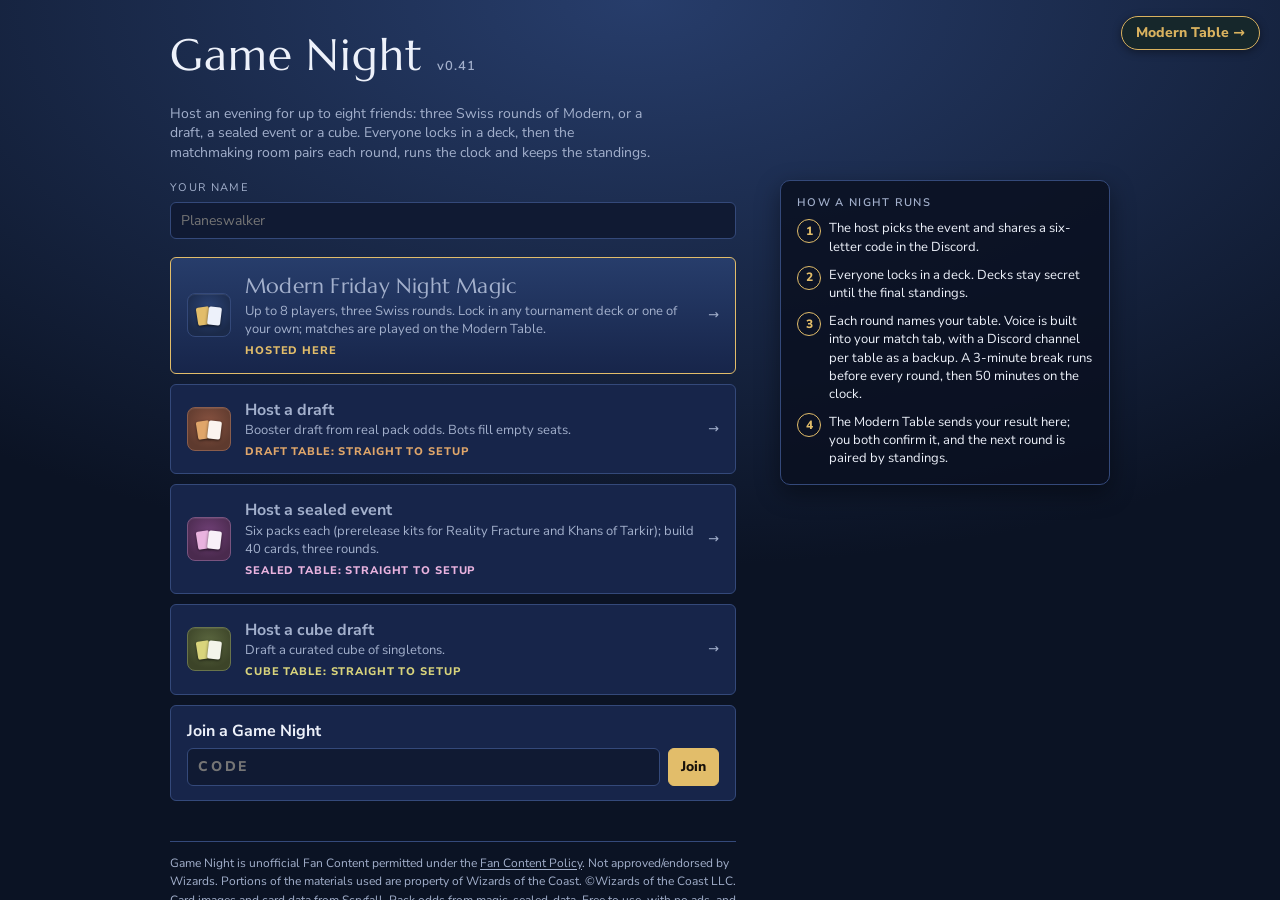
<file: night/index.html>
<!doctype html>
<html lang="en">
<head>
<meta charset="utf-8">
<meta name="viewport" content="width=device-width,initial-scale=1">
<title>Game Night</title>
<link rel="icon" href="icon.svg" type="image/svg+xml">
<link rel="icon" href="../draft/icon-32.png" type="image/png" sizes="32x32">
<link rel="apple-touch-icon" href="../draft/apple-touch-icon.png">
<!-- Anonymous visit and game counts (GoatCounter: no cookies, no personal data). The path drops ?t= table codes. -->
<script>window.goatcounter={path:function(p){return String(p).split('?')[0];}};</script>
<script data-goatcounter="https://modern-table.goatcounter.com/count" async src="https://gc.zgo.at/count.js"></script>
<link rel="preconnect" href="https://fonts.googleapis.com">
<link rel="stylesheet" href="https://fonts.googleapis.com/css2?family=Marcellus&family=Nunito+Sans:opsz,wght@6..12,400;6..12,600;6..12,800&display=swap">
<style>
/* Same type and layout as the Modern Table, in mahogany instead of green felt so you can tell the two apart at a glance. */
:root{
  --felt:#5e3a2e; --felt2:#4e3026; --rail:#3c231b; --line:#8a5d4c; --ink:#fbf4ef; --dim:#dcc6ba;
  --brass:#e0a66a; --go:#d9683c; --bad:#e2574c; --good:#5fc98d; --opp:#7fb3ff;
  --well:#391f17; --chip:#5d382b; --chip2:#6e4334; --glow:#7d4c3b; --deep:#2a1712; --deepa:#2a1712d9; --btn:#71483a; --cardbg:#7a5445; --voice:#5865f2;
  --display:"Marcellus",Georgia,serif; --ui:"Nunito Sans",system-ui,-apple-system,"Segoe UI",sans-serif;
  color-scheme:dark;
}
*{box-sizing:border-box}
html,body{height:100%;margin:0}
body{background:var(--rail);color:var(--ink);font:14px/1.4 var(--ui);overflow:hidden;user-select:none;-webkit-user-select:none}
button,input,select{font:inherit;color:inherit}
button{cursor:pointer;background:var(--btn);border:1px solid var(--line);border-radius:6px;padding:7px 12px}
button:hover{border-color:var(--brass)}
button:focus-visible,input:focus-visible,select:focus-visible,a:focus-visible{outline:2px solid var(--brass);outline-offset:1px}
button.go{background:var(--go);border-color:var(--go);color:#1c0c05;font-weight:800}
button.ghost{background:transparent}
button.sm{font-size:12px;padding:3px 8px}
button.on{border-color:var(--brass);color:var(--brass)}
button:disabled{opacity:.45;cursor:default}button:disabled:hover{border-color:var(--line)}
input,select{background:var(--well);border:1px solid var(--line);border-radius:6px;padding:8px 10px}
input{user-select:text;-webkit-user-select:text}
a{color:var(--brass)}
h1,h2,h3{font-family:var(--display);font-weight:400;margin:0;text-wrap:balance}
[hidden]{display:none!important}
.screen{height:100%}
.hint{color:var(--dim)}

#lobby{position:relative;display:grid;place-items:center;background:radial-gradient(120% 90% at 50% 0%,var(--glow),var(--rail) 70%);overflow:auto;padding:24px 16px}
.lobbybox{width:min(940px,100%);display:grid;grid-template-columns:minmax(0,1fr) 330px;gap:18px 44px;align-items:start}
.lhead,.lmain{display:flex;flex-direction:column;gap:18px;min-width:0}.lhead{grid-column:1/-1}
@media (max-width:920px){.lobbybox{grid-template-columns:minmax(0,1fr);width:min(560px,100%)}}
.news{display:flex;flex-direction:column;gap:9px;background:var(--deepa);border:1px solid var(--line);border-radius:10px;padding:14px 16px 16px;box-shadow:0 8px 24px #0006}
.news h4{margin:0;font:600 11px var(--ui);letter-spacing:.12em;text-transform:uppercase;color:var(--dim)}
.newsrow{display:grid;grid-template-columns:52px 1fr;gap:8px;font-size:13px;color:var(--ink);line-height:1.4}
.newsrow b{color:var(--brass);font-variant-numeric:tabular-nums}.newsrow b small{display:block;color:var(--dim);font-weight:400;font-size:11px}
.news a{color:var(--brass);font-size:13px}
.lobbybox h1{font-size:44px;letter-spacing:.02em}
.lobbybox p{margin:0;color:var(--dim);max-width:60ch}
.lobbybox p.legal{max-width:none;font:12px/1.55 var(--ui);color:var(--dim);border-top:1px solid var(--line);padding-top:12px;margin-top:4px}.lobbybox p.legal a{color:inherit;text-decoration:underline;text-underline-offset:2px}
.field{display:flex;flex-direction:column;gap:6px}
.field label{font-size:11px;letter-spacing:.12em;text-transform:uppercase;color:var(--dim)}
.choices{display:grid;gap:10px}
.choice{display:flex;gap:12px;align-items:center;justify-content:space-between;text-align:left;padding:14px 16px;background:var(--chip)}
.choice b{display:block;font-size:16px}.choice span{color:var(--dim);font-size:13px}
/* the way back to the Modern Table wears the Modern Table's colours */
.corner{position:absolute;top:16px;right:20px;border:1px solid #d9b25f;border-radius:99px;padding:6px 14px;text-decoration:none;font-weight:800;color:#d9b25f;background:#16272b;box-shadow:0 2px 8px #0006}
.corner:hover{background:#1c3238;color:#f0cf85}
.joinrow{display:flex;gap:8px}.joinrow input{flex:1;text-transform:uppercase;letter-spacing:.2em;font-weight:800;min-width:0}

#room{display:flex;flex-direction:column;background:var(--felt2)}
.topbar{display:flex;gap:10px;align-items:center;padding:10px 16px;border-bottom:1px solid var(--line);background:var(--rail);flex-wrap:wrap}
.topbar h2{font-size:22px;margin-right:auto}
.pill{font-size:12px;padding:3px 9px;border-radius:99px;border:1px solid var(--line);color:var(--dim);white-space:nowrap}
.pill.ok{color:var(--good);border-color:var(--good)}.pill.warn{color:var(--go);border-color:var(--go)}
.pill b{color:var(--ink);letter-spacing:.15em;user-select:text;-webkit-user-select:text}
.body{flex:1;min-height:0;display:grid;grid-template-columns:230px 1fr}
#rail{border-right:1px solid var(--line);background:var(--rail);overflow:auto;padding:12px;display:flex;flex-direction:column;gap:6px}
#rail h3{font-size:12px;font-family:var(--ui);font-weight:800;letter-spacing:.12em;text-transform:uppercase;color:var(--dim);margin:4px 0}
.seat{display:grid;grid-template-columns:18px 1fr auto;gap:6px;align-items:center;padding:6px 8px;border:1px solid transparent;border-radius:6px}
.seat.me{border-color:var(--brass);background:var(--chip)}
.seat .dot{width:9px;height:9px;border-radius:50%;background:var(--line)}
.seat.on .dot{background:var(--good)}.seat.busy .dot{background:var(--go)}.seat.off .dot{background:var(--bad)}
.seat small{color:var(--dim);display:block}
.seat .nm{overflow:hidden;text-overflow:ellipsis;white-space:nowrap}
.arrow{color:var(--dim);font-size:12px;text-align:center}
#main{overflow:auto;padding:16px 20px;display:flex;flex-direction:column;gap:14px;min-width:0}
#main>*{flex:none}
.bar{display:flex;gap:10px;align-items:center;flex-wrap:wrap}
.bar h3{font-size:22px}
.clock{font:800 18px var(--ui);font-variant-numeric:tabular-nums;color:var(--brass);min-width:3ch}
.clock.low{color:var(--bad)}
.grid{display:grid;grid-template-columns:repeat(auto-fill,minmax(150px,1fr));gap:10px}
.grid.sm{grid-template-columns:repeat(auto-fill,minmax(96px,1fr));gap:6px}
.grid.xs{grid-template-columns:repeat(auto-fill,minmax(64px,1fr));gap:4px}
.c{position:relative;aspect-ratio:488/680;border-radius:4.6%/3.3%;background:var(--cardbg);box-shadow:0 2px 6px #0008;cursor:pointer;overflow:hidden;transition:transform .12s,box-shadow .12s}
.c:hover{transform:translateY(-3px)}
.c img{position:absolute;inset:0;width:100%;height:100%;display:block;pointer-events:none}
.c .txt{position:absolute;inset:0;padding:7%;display:flex;flex-direction:column;gap:3px;font-size:11px;line-height:1.15;border:1px solid var(--line);border-radius:inherit;pointer-events:none;overflow:hidden}
.c .txt i{color:var(--dim);font-style:normal}
.c.sel{box-shadow:0 0 0 3px var(--go),0 6px 16px #000a;transform:translateY(-6px)}
.c.foil::after{content:"";position:absolute;inset:0;pointer-events:none;background:linear-gradient(115deg,transparent 20%,#7fd4ff33 38%,#ffd87a40 50%,#ff8ad033 62%,transparent 80%);mix-blend-mode:screen}
.c .tag{position:absolute;left:4%;bottom:3%;font-size:9px;font-weight:800;letter-spacing:.1em;background:#000c;color:var(--brass);padding:1px 5px;border-radius:3px;pointer-events:none}
.sec{font-size:11px;letter-spacing:.12em;text-transform:uppercase;color:var(--dim);margin:6px 0 2px}
.panes{display:grid;grid-template-columns:1fr 1fr;gap:18px;align-items:start}
.pane .bar h3{font-size:18px}
.sec b{color:var(--brass);font-size:13px;margin-left:4px}.sec span{text-transform:none;letter-spacing:0}
.regions{--w:clamp(76px,6.6vw,124px);display:flex;flex-wrap:wrap;gap:4px 26px;align-items:flex-start}
.cols{display:flex;gap:6px;align-items:flex-start;padding:4px 2px 8px}
.col{width:var(--w);flex:none;display:flex;flex-direction:column}
.col .c + .c{margin-top:calc(var(--w) * -1.2)}
.col .c:hover{transform:none;box-shadow:0 0 0 2px var(--brass)}
.colh{font-size:11px;font-weight:800;color:var(--ink);text-align:center;margin-bottom:4px}.colh span{color:var(--dim);font-weight:600}
.pane{background:var(--well);border:1px solid var(--line);border-radius:8px;padding:12px;min-height:120px}
.lands{display:flex;gap:10px;flex-wrap:wrap;align-items:center}
.land{display:flex;gap:4px;align-items:center;border:1px solid var(--line);border-radius:6px;padding:3px 6px}
.land .lart{width:30px;height:42px;border-radius:3px;background:var(--deep) center/cover no-repeat;flex:none;box-shadow:0 1px 3px #0008}
.bart{display:flex;flex-direction:column;gap:3px;font:700 10px var(--ui);letter-spacing:.08em;text-transform:uppercase;color:var(--dim)}.bart select{font:600 12px var(--ui);letter-spacing:0;text-transform:none;background:var(--deep);color:var(--ink);border:1px solid var(--line);border-radius:5px;padding:3px 5px}
.land b{min-width:2ch;text-align:center;font-variant-numeric:tabular-nums}
.land button{padding:1px 8px}
table{border-collapse:collapse;width:100%;max-width:640px}
th,td{text-align:left;padding:6px 10px;border-bottom:1px solid var(--line)}
th{font-size:11px;letter-spacing:.1em;text-transform:uppercase;color:var(--dim);font-weight:800}
td.n,th.n{text-align:right;font-variant-numeric:tabular-nums}
.match{border:1px solid var(--line);border-radius:8px;padding:12px;display:flex;flex-direction:column;gap:8px;max-width:640px;background:var(--well)}
.match.mine{border-color:var(--brass)}
.chips{display:flex;gap:6px;flex-wrap:wrap}
.setrow{display:flex;gap:12px;flex-wrap:wrap;align-items:end}
#zoom{position:fixed;z-index:80;pointer-events:none;display:flex;gap:6px}
#zoom img{width:300px;border-radius:14px;box-shadow:0 10px 30px #000c}
#toast{position:fixed;left:50%;bottom:26px;transform:translateX(-50%);background:#000d;border:1px solid var(--brass);padding:8px 16px;border-radius:99px;opacity:0;transition:opacity .3s;pointer-events:none;z-index:90}
/* sealed (v0.16): the prerelease kit, opened one pack at a time */
.c.promo .tag{color:#ffe7b0;background:#7a1d16e6;border:1px solid #f3cf8a}
.kit{display:flex;gap:16px;align-items:flex-end;flex-wrap:wrap;padding:14px 16px;border-radius:10px;background:radial-gradient(120% 100% at 50% 0%,var(--glow),var(--felt) 75%);border:1px solid var(--line)}
.kitbox{height:150px;width:auto;display:block;filter:drop-shadow(0 6px 10px #0009)}
.packs{display:flex;gap:10px;flex-wrap:wrap;align-items:flex-end}
.pk{position:relative;width:84px;height:150px;padding:0;border:0;background:none;border-radius:4px;transition:transform .15s ease,opacity .2s}
.pk img{width:100%;height:100%;object-fit:contain;display:block;filter:drop-shadow(0 6px 8px #0009);pointer-events:none}
.pk.drawn{background:linear-gradient(160deg,#3b1f52,#1d2a4a 55%,#0f1730);box-shadow:0 6px 14px #0008;color:#fff}
.pk.drawn::before,.pk.drawn::after{content:"";position:absolute;left:0;right:0;height:7px;background:repeating-linear-gradient(90deg,#c9d7ea 0 4px,#8ea2c2 4px 8px);opacity:.85}
.pk.drawn::before{top:0}.pk.drawn::after{bottom:0}
.pk .pt{position:absolute;left:0;right:0;bottom:14px;font:11px/1.15 var(--display);text-align:center;letter-spacing:.06em;text-transform:uppercase;padding:0 4px}
.pk .pn{position:absolute;top:-8px;right:-6px;width:20px;height:20px;border-radius:50%;background:var(--rail);border:1px solid var(--line);font:800 11px/18px var(--ui);color:var(--dim);text-align:center}
.pk:hover:not(:disabled){transform:translateY(-6px) rotate(-1.5deg);border-color:transparent}
.pk:disabled{opacity:.22;cursor:default;transform:none}
.pk:disabled:hover{border-color:transparent}
.promo{display:flex;flex-direction:column;gap:6px;align-items:center}
.promo .c{width:96px}
.cardback{position:relative;width:96px;aspect-ratio:488/680;padding:0;border:0;border-radius:4.6%/3.3%;overflow:hidden;background:var(--deep);box-shadow:0 4px 10px #0009;transition:transform .15s}
.cardback img{position:absolute;inset:0;width:100%;height:100%;display:block;pointer-events:none}
.cardback:hover{transform:translateY(-6px) rotate(1.5deg)}
.cardback.ready{animation:glow 1.6s ease-in-out infinite}
@keyframes glow{50%{box-shadow:0 0 0 3px #e0a66a99,0 0 22px #e0a66a99}}
.kitside{margin-left:auto;display:flex;flex-direction:column;gap:8px;align-items:flex-end}
.kitside .row{display:flex;gap:8px;flex-wrap:wrap;justify-content:flex-end}
.reveal{background:var(--well);border:1px solid var(--line);border-radius:8px;padding:12px;display:flex;flex-direction:column;gap:10px}
.fan{display:flex;gap:8px;flex-wrap:wrap}
.fan .c{width:clamp(96px,8.6vw,136px);animation:flipin .38s ease both}
.fan .c.hit{box-shadow:0 0 0 2px var(--brass),0 0 18px #e0a66a99}
@keyframes flipin{from{transform:perspective(600px) rotateY(90deg);opacity:0}to{transform:none;opacity:1}}
.dot{display:inline-block;width:10px;height:10px;border-radius:50%;vertical-align:-1px;margin-right:5px;box-shadow:inset 0 0 0 1px #0007}
.pane.over{border-color:var(--brass);box-shadow:inset 0 0 0 2px #e0a66a66}
#ghost{position:fixed;z-index:85;pointer-events:none;width:var(--gw,110px);transform:translate(-50%,-30%) rotate(-3deg);opacity:.92}
#ghost .c{width:100%}
/* Colour dive (v0.17, the maintainer): a rail of colour buttons beside the pool; a colour opens a window with every card of that colour
   (hybrid and multicolour included) and the lands that make it, by mana value across and type down, with Bulk add. */
.poolwrap{display:grid;grid-template-columns:minmax(0,1fr) 150px;gap:16px;align-items:start}
.diverail{display:flex;flex-direction:column;gap:6px;border-left:1px solid var(--line);padding-left:14px;position:sticky;top:8px;margin-top:22px}
.diverail .sec{margin:0 0 2px}
.divebtn{display:flex;align-items:center;gap:8px;text-align:left;padding:6px 8px;background:var(--chip)}
.divebtn b{flex:1;font-weight:700}.divebtn small{color:var(--dim);font-variant-numeric:tabular-nums}
.divebtn.on{border-color:var(--brass);background:var(--chip2)}
.pip{display:inline-grid;place-items:center;width:18px;height:18px;border-radius:50%;font:800 10px/1 var(--ui);color:#1b120e;box-shadow:inset 0 0 0 1px #0007;flex:none}
#dive{position:fixed;z-index:70;top:calc(64px + env(safe-area-inset-top,0px));right:max(16px,env(safe-area-inset-right,0px));width:min(1120px,calc(100vw - 260px));max-height:calc(100vh - 88px);display:flex;flex-direction:column;background:var(--felt2);border:1px solid var(--brass);border-radius:10px;box-shadow:0 18px 50px #000b}
#dive header{display:flex;gap:10px;align-items:center;flex-wrap:wrap;padding:10px 14px;border-bottom:1px solid var(--line);background:var(--rail);border-radius:10px 10px 0 0}
#dive header h3{font-size:22px;display:flex;gap:8px;align-items:center}
#dive .dvbody{overflow:auto;padding:12px 14px 16px;--w:clamp(76px,6.2vw,112px)}
.dvgrid{display:grid;grid-template-columns:min-content repeat(7,var(--w));justify-content:start;gap:8px 10px;align-items:start}
.dvgrid .rowh{font-size:11px;font-weight:800;letter-spacing:.1em;text-transform:uppercase;color:var(--dim);writing-mode:vertical-rl;transform:rotate(180deg);text-align:end;align-self:stretch;padding:4px 0;border-right:1px solid var(--line);padding-right:4px}
.dvgrid .colh{margin:0}
.dvgrid .cell{min-height:20px}
.dvgrid .lands{grid-column:2 / -1;display:flex;flex-wrap:wrap;gap:8px}
.dvgrid .lands .c{width:var(--w)}
.c.indk{box-shadow:0 0 0 2px var(--good),0 2px 6px #0008}
.dvsw{display:flex;gap:4px}.pipbtn{padding:3px;border-radius:50%;background:transparent;border:1px solid transparent;line-height:0}.pipbtn.on{border-color:var(--brass)}.pipbtn .pip{width:26px;height:26px;font-size:11px}.pip.ms{position:relative;overflow:hidden}.pip.ms img{position:absolute;inset:0;width:100%;height:100%;display:block}
.pipbtn:not(.on){opacity:.55}.pipbtn:not(.on):hover{opacity:1}
.c.indk .tag,.c.promo.indk .tag{color:var(--good);background:#000c;border:0}
#dive .empty{color:var(--dim);padding:6px 0}
@media (max-width:760px){ .poolwrap{grid-template-columns:1fr} .diverail{border-left:0;padding-left:0;position:static;flex-direction:row;flex-wrap:wrap} #dive{left:8px;right:8px;width:auto;top:8px;max-height:calc(100vh - 16px)} .dvgrid{grid-template-columns:min-content repeat(7,72px)} }
@media (prefers-reduced-motion:reduce){ .fan .c{animation:none} .cardback.ready{animation:none} .pk{transition:none} }
@media (max-width:760px){ .regions{--w:76px} .pk{width:58px;height:104px} .kitbox{height:104px} .promo .c,.cardback{width:70px} .kitside{margin-left:0;align-items:flex-start} .body{grid-template-columns:1fr} #rail{border-right:0;border-bottom:1px solid var(--line);max-height:26vh} .panes{grid-template-columns:1fr} .grid{grid-template-columns:repeat(auto-fill,minmax(110px,1fr))} }

/* ===== Game Night (v0.26) =====
   One engine, four felts: Game Night (navy), Draft Table (mahogany, the default above), Sealed Table (plum), Cube Table (olive).
   The page's own felt comes from VARIANT; inside an event the felt follows the event (themeFor). */
body.th-gn{--felt:#1b2a4a;--felt2:#142039;--rail:#0b1324;--line:#34497a;--ink:#edf1fa;--dim:#a3b0cc;--brass:#e2bd6a;--go:#e2bd6a;--well:#101a33;--chip:#17254a;--chip2:#21325a;--glow:#273d6b;--deep:#0a1020;--deepa:#0a1020d9;--btn:#21325a;--cardbg:#2c3d63}
body.th-st{--felt:#4a2a4e;--felt2:#3c2140;--rail:#2a1630;--line:#7a5480;--ink:#f8f0f8;--dim:#d6c2d8;--brass:#e9b3df;--go:#d67fc4;--well:#311a35;--chip:#4f2c54;--chip2:#5f3565;--glow:#6b3c71;--deep:#22102a;--deepa:#22102ad9;--btn:#5a3460;--cardbg:#6a4870}
body.th-ct{--felt:#3c4428;--felt2:#313822;--rail:#20261a;--line:#69744b;--ink:#f3f4ea;--dim:#c7ccb0;--brass:#d9d47c;--go:#b5c450;--well:#272d1c;--chip:#3d4529;--chip2:#4a5432;--glow:#56613a;--deep:#171b11;--deepa:#171b11d9;--btn:#4a5432;--cardbg:#5d6743}
button.go{color:#16100a}
.corner.to-gn{border-color:#e2bd6a;color:#e2bd6a;background:#1b2a4a}.corner.to-gn:hover{background:#273d6b;color:#f2d58f}
/* front-page choices with a felt swatch of the table they open */
.choice.sw{display:grid;grid-template-columns:44px minmax(0,1fr) auto;gap:14px;align-items:center;text-decoration:none;color:var(--ink);border:1px solid var(--line);border-radius:6px}
.choice.sw:hover{border-color:var(--brass)}
.choice.sw > span:nth-child(2) > span{display:block}
.choice .to{display:inline-block;margin-top:5px;font-size:11px;font-weight:800;letter-spacing:.08em;text-transform:uppercase}
.choice.feature{border-color:var(--brass);background:linear-gradient(180deg,var(--glow),var(--chip))}
.choice.feature b{font-family:var(--display);font-weight:400;font-size:21px;letter-spacing:.01em}
.felt{width:44px;height:44px;border-radius:8px;position:relative;background:radial-gradient(circle at 50% 35%,var(--sw-glow),var(--sw-felt) 75%);border:1px solid var(--sw-line);box-shadow:inset 0 1px 0 #ffffff14}
.felt i{position:absolute;width:13px;height:18px;border-radius:2px;top:13px;background:var(--sw-card);box-shadow:0 1px 3px #0009}
.felt i:first-child{left:9px;transform:rotate(-9deg)}.felt i:last-child{right:9px;transform:rotate(7deg);background:var(--sw-card2)}
.sw-gn{--sw-felt:#1b2a4a;--sw-glow:#2c4476;--sw-line:#34497a;--sw-card:#e2bd6a;--sw-card2:#edf1fa}
.sw-dt{--sw-felt:#5e3a2e;--sw-glow:#875240;--sw-line:#8a5d4c;--sw-card:#e0a66a;--sw-card2:#fbf4ef}
.sw-st{--sw-felt:#4a2a4e;--sw-glow:#704076;--sw-line:#7a5480;--sw-card:#e9b3df;--sw-card2:#f8f0f8}
.sw-ct{--sw-felt:#3c4428;--sw-glow:#5c6840;--sw-line:#69744b;--sw-card:#d9d47c;--sw-card2:#f3f4ea}
.to.gn{color:#e2bd6a}.to.dt{color:#e0a66a}.to.st{color:#e9b3df}.to.ct{color:#d9d47c}
.steps{margin:0;padding:0;list-style:none;display:flex;flex-direction:column;gap:10px;counter-reset:s}
.steps li{display:grid;grid-template-columns:24px 1fr;gap:8px;font-size:13px;color:var(--ink)}
.steps li::before{counter-increment:s;content:counter(s);width:22px;height:22px;border-radius:50%;border:1px solid var(--brass);color:var(--brass);display:grid;place-items:center;font-weight:800;font-size:12px}
/* the room: chat column beside the main area */
.body.chatty{grid-template-columns:230px minmax(0,1fr) 300px}
#chatCol{display:flex;flex-direction:column;border-left:1px solid var(--line);background:var(--rail);min-height:0;min-width:0}
#chatCol h3{font:800 12px var(--ui);letter-spacing:.12em;text-transform:uppercase;color:var(--dim);margin:0;padding:12px 14px 8px}
#msgs{flex:1;overflow:auto;padding:0 14px 10px;display:flex;flex-direction:column;gap:7px;min-height:0;user-select:text;-webkit-user-select:text}
.msg{font-size:13px;line-height:1.4;overflow-wrap:anywhere}
.msg b{margin-right:6px}.msg time{color:var(--dim);font-size:11px;margin-right:6px;font-variant-numeric:tabular-nums}
.msg.sys{color:var(--dim);font-style:italic}
.chatform{display:flex;gap:8px;padding:10px 14px;border-top:1px solid var(--line)}
.chatform input{flex:1;min-width:0}
@media (max-width:1150px){.body.chatty{grid-template-columns:210px minmax(0,1fr)} .body.chatty #chatCol{grid-column:1/-1;border-left:0;border-top:1px solid var(--line);max-height:300px}}
@media (max-width:760px){.body.chatty{grid-template-columns:1fr} .body.chatty #chatCol{grid-column:auto}}
.seat .rec{font-variant-numeric:tabular-nums;font-size:12px;color:var(--dim)}
.announce{display:grid;grid-template-columns:auto minmax(0,1fr) auto;gap:4px 14px;align-items:center;padding:14px 16px;border-radius:10px;border:1px solid var(--brass);background:linear-gradient(180deg,var(--glow),var(--felt));max-width:1000px}
.announce .rd{grid-row:1/3;font-family:var(--display);font-size:30px;color:var(--brass);line-height:1;text-align:center;min-width:52px}
.announce .rd small{display:block;font:800 10px var(--ui);letter-spacing:.14em;color:var(--dim);margin-top:2px}
.announce b{font-size:16px;grid-column:2}.announce .sub{color:var(--dim);font-size:13px;grid-column:2}
.announce .act{grid-column:3;grid-row:1/3;display:flex;gap:8px;align-items:center;flex-wrap:wrap;justify-content:flex-end}
@media (max-width:640px){.announce{grid-template-columns:auto minmax(0,1fr)}.announce .act{grid-column:1/-1;grid-row:auto;justify-content:flex-start}}
.bigclock{font:800 22px var(--ui);font-variant-numeric:tabular-nums;color:var(--brass);text-align:right;line-height:1}
.bigclock small{display:block;font:800 10px var(--ui);letter-spacing:.14em;color:var(--dim);margin-top:4px}
.bigclock.low{color:var(--bad)}
.tables{display:grid;grid-template-columns:repeat(2,minmax(0,1fr));gap:14px;max-width:1000px}
@media (max-width:900px){.tables{grid-template-columns:minmax(0,1fr)}}
.tbl{display:flex;flex-direction:column;gap:10px;padding:12px;border:1px solid var(--line);border-radius:10px;background:var(--felt)}
.tbl.mine{border-color:var(--brass);box-shadow:0 0 0 1px var(--brass),0 6px 18px #0007}
.tbl.done{opacity:.72}
.tbl .th{display:flex;align-items:baseline;gap:8px}.tbl .th h3{font-size:20px}
.tbl .st{margin-left:auto;font-size:12px;color:var(--dim);font-variant-numeric:tabular-nums;text-align:right}
.tbl .st.live{color:var(--good)}.tbl .st.fin{color:var(--brass)}.tbl .st.warn{color:var(--go)}.tbl .st.bad{color:var(--bad)}
.ttop{display:grid;grid-template-columns:minmax(0,1fr) auto minmax(0,1fr);align-items:center;gap:8px;padding:14px 12px;border-radius:999px/60px;background:radial-gradient(ellipse at 50% 40%,var(--glow),var(--felt2) 80%);border:1px solid var(--line)}
.tpl{min-width:0}.tpl.r{text-align:right}
.tpl .n{font-weight:800;font-size:15px;overflow:hidden;text-overflow:ellipsis;white-space:nowrap}
.tpl .d{font-size:12px;color:var(--dim);overflow:hidden;text-overflow:ellipsis;white-space:nowrap}
.tpl.win .n{color:var(--brass)}
.tvs{display:flex;gap:4px;align-items:center}
.tpip{width:10px;height:10px;border-radius:50%;border:1px solid var(--brass)}.tpip.w{background:var(--brass)}
.tvs .x{font-family:var(--display);color:var(--dim);margin:0 4px}
.tacts{display:flex;gap:8px;flex-wrap:wrap;align-items:center}
.vbtn{display:inline-flex;gap:7px;align-items:center;font-weight:700;border-color:#5865f2aa;background:#5865f222;text-decoration:none;color:var(--ink);border:1px solid #5865f2aa;border-radius:6px;padding:3px 8px;font-size:12px}
.vbtn:hover{border-color:var(--voice);background:#5865f244}
.vbtn svg{width:15px;height:15px;flex:none}
a.btnlink{text-decoration:none}
.sect{display:flex;flex-direction:column;gap:8px;max-width:1000px}
.secthead{display:flex;align-items:baseline;gap:10px}
.secthead .cap{font-size:11px;letter-spacing:.12em;text-transform:uppercase;color:var(--dim);font-weight:800}
.secthead small{color:var(--dim);font-size:12px}
.stand{max-width:none}
.stand td small{display:block;color:var(--dim);font-size:11px;font-weight:600}
.stand tr.me td{color:var(--brass);font-weight:800}
.empty{border:1px dashed var(--line);border-radius:10px;padding:22px;text-align:center;color:var(--dim);max-width:1000px}
/* lock in a deck (Modern night) */
.deckgrid{display:grid;grid-template-columns:minmax(0,1fr) minmax(0,340px);gap:16px;align-items:start;max-width:1100px}
@media (max-width:1000px){.deckgrid{grid-template-columns:minmax(0,1fr)}}
.dtabs{display:flex;gap:6px;margin-bottom:10px;flex-wrap:wrap;align-items:center}
.dtabs input{flex:1;min-width:140px;padding:5px 9px}
.dlist{display:grid;grid-template-columns:repeat(auto-fill,minmax(200px,1fr));gap:8px}
.dk{text-align:left;display:flex;flex-direction:column;gap:2px;padding:9px 12px;background:var(--chip)}
.dk b{font-size:14px}.dk span{font-size:12px;color:var(--dim)}
.dk.sel{border-color:var(--brass);box-shadow:0 0 0 1px var(--brass)}
.lockcard{position:sticky;top:0;display:flex;flex-direction:column;gap:12px;padding:16px;border:1px solid var(--line);border-radius:10px;background:var(--felt)}
.lockcard h3{font-size:24px}
.lockcard .keys{font-size:13px;color:var(--dim)}.lockcard .keys b{color:var(--ink);font-weight:600}
.confirm{border:1px solid var(--brass);border-radius:8px;padding:12px;display:flex;flex-direction:column;gap:10px;background:var(--chip)}
.confirm p{margin:0;font-size:13px}
.lockedbox{display:flex;gap:10px;align-items:center;padding:10px 12px;border-radius:8px;border:1px solid var(--brass);color:var(--brass);font-weight:800}
.lockedbox svg{width:18px;height:18px;flex:none}
/* a small window of our own (the page never uses confirm() for event choices) */
#veil{position:fixed;inset:0;background:#0009;display:grid;place-items:center;z-index:95;padding:16px}
.dialog{width:min(440px,100%);background:var(--felt);border:1px solid var(--brass);border-radius:12px;padding:18px;display:flex;flex-direction:column;gap:12px;box-shadow:0 20px 50px #000b}
.dialog h3{font-size:22px}.dialog p{margin:0;color:var(--dim);font-size:13px}
.dialog .cap{font-size:11px;letter-spacing:.12em;text-transform:uppercase;color:var(--dim);font-weight:800}
.res{display:grid;grid-template-columns:1fr 1fr;gap:8px}.res button{padding:10px}.res .wide{grid-column:1/-1}
.drow{display:flex;gap:8px;justify-content:flex-end;flex-wrap:wrap}
/* v0.36: clan choice and the clan's seeded booster */
.clans{margin-top:16px;display:flex;flex-direction:column;gap:10px}
.clrow{display:grid;grid-template-columns:repeat(auto-fill,minmax(150px,1fr));gap:10px}
.clan{display:flex;flex-direction:column;align-items:flex-start;gap:4px;padding:10px 12px;text-align:left;border-radius:8px;background:var(--chip);border:1px solid var(--line)}
.clan b{font-size:15px;color:var(--ink)}.clan .cm{font-size:12px;color:var(--dim)}.clan .cw{font-size:12px;color:var(--brass);min-height:1.2em}
.clan.on{border-color:var(--brass);box-shadow:0 0 0 1px var(--brass) inset;background:var(--chip2)}
.pk.seed{background:linear-gradient(160deg,var(--sa) 0 33%,var(--sb) 33% 66%,var(--sc) 66%);}
.pk.seed::before,.pk.seed::after{background:repeating-linear-gradient(90deg,#d9c58f 0 4px,#9c8452 4px 8px)}
.pk.seed .gpips{position:absolute;top:16px;left:0;right:0;justify-content:center}
.pk.seed .pt{bottom:12px;background:#000a;padding:4px 2px;font-size:9px}.pk.seed .pt b{display:block;font-size:12px;letter-spacing:.08em}
/* cube archetype guide (v0.28) */
#guide{position:fixed;inset:0;z-index:75;background:#000a;display:grid;place-items:center;padding:16px}
.gpanel{width:min(1180px,100%);height:min(100%,900px);display:flex;flex-direction:column;background:var(--felt);border:1px solid var(--brass);border-radius:12px;box-shadow:0 20px 50px #000b;overflow:hidden}
.ghead{display:flex;align-items:center;gap:16px;flex-wrap:wrap;padding:14px 18px;border-bottom:1px solid var(--line);background:var(--deepa)}
.ghead h2{margin:0;font:600 20px var(--display,var(--ui));color:var(--ink)}
.gfilt{display:flex;align-items:center;gap:4px;margin-left:auto;flex-wrap:wrap}.gfilt .hint{margin-right:4px}
.gscroll{flex:1;overflow:auto;padding:14px 18px 20px;min-height:0;user-select:text;-webkit-user-select:text}
.gnote{margin:0 0 12px}
.ggrid{display:grid;grid-template-columns:repeat(auto-fill,minmax(300px,1fr));gap:12px}
.garch{background:var(--chip);border:1px solid var(--line);border-radius:10px;padding:12px 14px;display:flex;flex-direction:column;gap:8px;min-width:0}
.gtop{display:flex;align-items:flex-start;gap:10px;justify-content:space-between}
.garch h3{margin:0;font-size:15px;color:var(--ink);text-wrap:balance}
.garch p{margin:0;font-size:13px;line-height:1.5;color:var(--ink);opacity:.9}
.gpips{display:flex;gap:3px;flex:none}
.gany{font-size:11px;letter-spacing:.08em;text-transform:uppercase;color:var(--dim);white-space:nowrap}
.gkeys{display:flex;flex-wrap:wrap;gap:5px;margin-top:auto}
.gk{font-size:12px;padding:3px 8px;border-radius:4px;background:var(--well);border:1px solid var(--line);color:var(--ink);cursor:default}
.gk.sp{border-color:var(--brass);color:var(--ink);background:var(--deep)}
.gk.inpk{border-color:var(--go);box-shadow:0 0 0 1px var(--go) inset}.gk i{font-style:normal;font-size:10px;letter-spacing:.06em;text-transform:uppercase;color:var(--go)}
.gl{font-size:10px;letter-spacing:.09em;text-transform:uppercase;color:var(--dim);align-self:center;margin-right:2px}
.gfoot{display:flex;flex-direction:column;gap:6px;margin-top:auto}.gfoot .gkeys{margin-top:0}
.garch .gp{font-size:12.5px;opacity:1;color:var(--dim);border-left:2px solid var(--line);padding-left:8px}.garch .gp .gl{margin-right:4px}
.grank{font-size:11px;color:var(--brass);letter-spacing:.04em;margin-top:-4px}
.gabout{margin:0 0 14px;max-width:110ch;font-size:13.5px;line-height:1.55;color:var(--ink)}
.gsrc{margin:16px 0 0}.gsrc a{color:var(--brass)}
.gk:hover{border-color:var(--brass)}
.gk.mine{border-color:var(--good);color:var(--good)}
.lguide{margin-top:18px;display:flex;flex-direction:column;gap:10px}.lguide .bar{flex-wrap:wrap;gap:10px}.lguide .gfilt{margin-left:auto}.lguide .gnote{margin:0}
@media (max-width:760px){ .lguide .gfilt{margin-left:0} .ghead{position:relative;padding-right:56px} #guideX{position:absolute;top:14px;right:14px} .gfilt{margin-left:0} .gfilt .hint{flex-basis:100%} .ggrid{grid-template-columns:1fr} }
</style>
</head>
<body>
<div id="lobby" class="screen">
  <a class="corner" href="../">Modern Table →</a>
  <div class="lobbybox">
    <div class="lhead"><h1>Draft Table <small id="verTag" style="font:600 13px var(--ui);color:var(--dim);letter-spacing:.08em"></small></h1>
    <p>Booster draft for up to eight, with packs built to each set's real odds. Build a 40-card deck, then play your matches on the <a href="../">Modern Table</a>.</p></div>
    <div class="lmain">
    <div class="field"><label for="nameIn">Your name</label><input id="nameIn" maxlength="20" placeholder="Planeswalker"></div>
    <div class="choices">
      <button class="choice" id="hostBtn"><div><b>Host a draft</b><span>Pick the set, get a six-letter code for your friends. Bots fill empty seats.</span></div><span>→</span></button>
      <button class="choice" id="sealedBtn"><div><b>Host a sealed event</b><span>Everyone opens six packs (for Reality Fracture, a prerelease kit with a foil promo), builds 40 cards, then plays three rounds.</span></div><span>→</span></button>
      <div class="choice" style="border:1px solid var(--line);border-radius:6px">
        <div style="flex:1;min-width:0"><b>Join with a code</b><div class="joinrow" style="margin-top:6px"><input id="codeIn" maxlength="6" placeholder="CODE" aria-label="Draft code"><button id="joinBtn" class="go">Join</button></div></div>
      </div>
      <button class="choice" id="resumeBtn" hidden><div><b>Return to your event</b><span id="resumeTxt"></span></div><span>→</span></button>
    </div>
    <p id="lobbyMsg" style="color:var(--go)"></p>
    <p class="legal">The Draft Table is unofficial Fan Content permitted under the <a href="https://company.wizards.com/en/legal/fancontentpolicy" target="_blank" rel="noopener">Fan Content Policy</a>. Not approved/endorsed by Wizards. Portions of the materials used are property of Wizards of the Coast. ©Wizards of the Coast LLC.<br>Card images and card data from <a href="https://scryfall.com/" target="_blank" rel="noopener">Scryfall</a>. Pack odds from <a href="https://github.com/taw/magic-sealed-data" target="_blank" rel="noopener">magic-sealed-data</a>. Free to use, with no ads, and not affiliated with any of these sites. Visits and drafts are counted anonymously with <a href="https://www.goatcounter.com/" target="_blank" rel="noopener">GoatCounter</a>: no cookies, no names.</p>
    </div>
    <aside class="news" id="news" aria-label="What's new"></aside>
  </div>
</div>

<div id="room" class="screen" hidden>
  <div class="topbar"><h2>Draft Table</h2><span class="pill" id="setPill"></span><span class="pill" id="codePill" title="Click to copy"></span><span class="pill" id="netPill"></span><button id="guideBtn" class="ghost sm" hidden>Archetypes</button><button id="leaveBtn" class="ghost sm">Leave</button></div>
  <div class="body" id="roomBody"><div id="rail"></div><div id="main"></div><aside id="chatCol" hidden aria-label="Chat"><h3>Chat</h3><div id="msgs"></div><form class="chatform" id="chatForm"><input id="chatIn" maxlength="300" placeholder="Say something to everyone" aria-label="Chat message" autocomplete="off"><button class="go" type="submit">Send</button></form></aside></div>
</div>
<div id="guide" hidden></div>
<div id="zoom" hidden></div>
<div id="veil" hidden></div>
<div id="toast"></div>

<script src="../src/peerjs.min.js"></script>
<script>
"use strict";
/* GoatCounter event (anonymous count, see the head). Waits up to 20 s for count.js; never throws; once=key counts a thing only once per browser tab. */
function gcEvent(path, title, once){ try{ if(once){ const k='mt_gc_'+once; if(sessionStorage.getItem(k)) return; sessionStorage.setItem(k,'1'); } }catch(e){} let n=0; const go=()=>{ try{ const g=window.goatcounter; if(g && g.count) g.count({path, title:title||path, event:true}); else if(++n<40) setTimeout(go, 500); }catch(e){} }; go(); }
const VERSION = 'v0.41';
/* What's new on the front page (v0.19, like the Modern Table's NEWS): newest first, written for players. Add a line with every version bump. */
const DNEWS = [
  ['v0.41','Nov 25',"Hosts can list their event in Open tables: tick \"List this event\" while players are joining, and your name and code show on the Modern Table's front page and in the Discord's #looking-for-game until the event starts or fills up."],
  ['v0.40','Nov 24',"Fixed: in a long event (lots of chat, a big sealed pool, the final standings with every deck), a player's page could stop updating. Big updates now arrive in pieces."],
  ['v0.39','Nov 24',"Game Night: voice is built into your match tab now (it offers to open the line once your opponent is there). The Discord table channels stay as a backup."],
  ['v0.38','Nov 22',"Players on the same wifi can now join each other's events. When a direct connection isn't possible (some home routers, store or guest wifi), the table connects through a relay server instead. The connection label shows Connected through the relay, and the host sees how many players come in that way."],
  ['v0.37','Nov 16',"Sealed: the Khans of Tarkir, Modern Horizons and Modern Horizons 2 pack wrappers are cleaned up. Every cover of a set is now the same size and shape, with clean edges (no white specks or see-through spots)."],
  ['v0.36','Nov 15',"Archetype guides for every set: Reality Fracture, Final Fantasy, Modern Horizons 1 and 2 and Khans of Tarkir. Each shows the official archetypes and signpost cards plus notes and key cards from players' draft guides. Read them while choosing a set, while everyone joins, and in a window during the draft (Archetypes in the top bar or next to Take). Khans of Tarkir prereleases now work like the real one: pick a clan, then open five packs plus a seeded booster of your clan's colors with a foil clan promo."],
  ['v0.35','Nov 11',"Card text is now built into the site, so drafts and cube drafts keep working when Scryfall's card lookups are down, and a card whose picture can't load shows its text instead of a blank."],
  ['v0.34','Nov 11',"Sealed: Modern Horizons 2 packs now show their real wrapper art, all three covers. Every sealed set has real packs now."],
  ['v0.33','Nov 11',"Sealed: Khans of Tarkir packs now show their real wrapper art, all five covers."],
  ['v0.32','Nov 11',"Sealed: Modern Horizons packs now show their real wrapper art, all three covers."],
  ['v0.31','Nov 11',"Sealed: Final Fantasy packs now show their real wrapper art when you open them."],
  ['v0.30','Nov 11',"Event rooms: tables 1 to 4 now have a Join Table voice button that opens that table's voice channel on our Discord."],
  ['v0.29','Nov 11',"Cube drafts: the cube's archetypes are laid out right on the setup screen, so everyone who has joined can read them while waiting for the draft to start."],
  ['v0.28','Nov 11',"Cube Table: an Archetypes guide for DF07's Legacy Cube, from its maker DackFayden07 (29 archetypes with their key cards, filtered by color), open from the front page or the top bar at any point in the event. Sealed events are prereleases only for Reality Fracture, the one set whose kit and promo we know; other sets open six packs. The Draft Table now hosts drafts only."],
  ['v0.27','Nov 11',"Game Night: at time, the host's Yes enforces the end-of-round turns at every table still playing; No means no time limit, so those matches play out."],
  ['v0.26','Nov 11',"Game Night: a navy page (the Game Night link on the Modern Table) hosts Modern Night Magic for up to eight, and Draft, Sealed and Cube each open straight to their own table's setup. Every event ends in the same matchmaking room: chat, a 3-minute break before each round, tables with their voice channel, one round clock, results confirmed by both players, pairings by standings, and decks revealed in the final standings."],
  ['v0.25','Nov 10',"The Draft Table now keeps an anonymous count of visits and of drafts and sealed events started. No cookies and no names."],
  ['v0.24','Nov 4',"Prerelease kits now show all three Reality Fracture pack covers (Jace, Chandra and Liliana), two of each, in a different order for every player."],
  ['v0.23','Nov 4',"Color dive: the row labels (Creatures, Non-creature spells, Lands) start at the top of their rows."],
  ['v0.22','Nov 4',"The color dive buttons sit a little lower, with more room under the Sort by menu."],
  ['v0.21','Nov 4',"Color dive: the color buttons beside your pool are mana symbols too, and the Draft Table now spells color the American way."],
  ['v0.20','Nov 4',"Color dive: the cards line up from the left edge of the window, and the color buttons in the window are mana symbols."],
  ['v0.19','Nov 4',"A What's new column on the front page, like the Modern Table's."],
  ['v0.18','Nov 4',"Color dive: artifacts and other colorless cards now show in every color's window, and the window has color buttons to switch without closing it."],
  ['v0.17','Nov 4',"Color dive on the deck-building screen: pick a color beside your pool to see all its cards (gold and hybrid included) and the lands that make it, by mana value and type, with Bulk add to put them all in your deck."],
  ['v0.16','Nov 4',"Prereleases: host a sealed event for up to eight. Everyone opens a kit of six packs and a foil promo, one pack at a time, builds 40 cards, then plays three rounds. Cards can also be dragged between deck and pool."],
  ['v0.15','Oct 31',"Choose the art for your basic lands while building. It's the same setting as on the Modern Table, and your deck uses it there."],
  ['v0.13','Oct 23',"The set list shows only the sets whose cards the Modern Table plays fully: Reality Fracture, Final Fantasy, Modern Horizons 1 and 2, Khans of Tarkir and DF07's Legacy Cube."],
  ['v0.12','Oct 17',"Card lookups keep to Scryfall's pace, so card images stop getting stuck."],
  ['v0.11','Oct 17',"If Scryfall doesn't answer, the page says so instead of waiting forever."],
  ['v0.10','Oct 17',"Fan Content notice and credits on the front page."],
  ['v0.9','Oct 17',"New address: modern-table.github.io/draft. Old links forward here and bring your saved decks."],
  ['v0.8','Oct 9',"Cube drafts, starting with DF07's Legacy Cube."],
  ['v0.7','Oct 8',"Your picks are sorted like the deck builder while you draft, and you can move cards to the sideboard as you go."],
  ['v0.3','Oct 6',"The deck builder sorts your cards into creatures, other spells and lands by mana value."],
  ['v0.1','Oct 6',"The Draft Table opens: booster drafts for up to eight with bots filling seats, deck building, and three rounds played on the Modern Table."],
];
// Only the sets and cube whose cards the Modern Table plays fully (2026-10-23); the other set files stay in draft/sets for later.
const READY = ['fra','fin','mh2','mh1','ktk','df07'];
const SETS_ALL = [{"code":"fra","name":"Reality Fracture","size":14,"group":"Recent"},{"code":"hob","name":"The Hobbit","size":14,"group":"Recent"},{"code":"msh","name":"Marvel Super Heroes","size":14,"group":"Recent"},{"code":"sos","name":"Secrets of Strixhaven","size":14,"group":"Recent"},{"code":"tmt","name":"Teenage Mutant Ninja Turtles","size":14,"group":"Recent"},{"code":"ecl","name":"Lorwyn Eclipsed","size":14,"group":"Recent"},{"code":"tla","name":"Avatar: The Last Airbender","size":14,"group":"Recent"},{"code":"spm","name":"Marvel's Spider-Man","size":14,"group":"Recent"},{"code":"eoe","name":"Edge of Eternities","size":14,"group":"Recent"},{"code":"fin","name":"Final Fantasy","size":14,"group":"Recent"},{"code":"tdm","name":"Tarkir: Dragonstorm","size":14,"group":"Favourites"},{"code":"fdn","name":"Foundations","size":14,"group":"Favourites"},{"code":"dsk","name":"Duskmourn: House of Horror","size":14,"group":"Favourites"},{"code":"blb","name":"Bloomburrow","size":14,"group":"Favourites"},{"code":"mh3","name":"Modern Horizons 3","size":14,"group":"Favourites"},{"code":"mom","name":"March of the Machine","size":15,"group":"Favourites"},{"code":"neo","name":"Kamigawa: Neon Dynasty","size":15,"group":"Favourites"},{"code":"mh2","name":"Modern Horizons 2","size":15,"group":"Favourites"},{"code":"eld","name":"Throne of Eldraine","size":15,"group":"Favourites"},{"code":"mh1","name":"Modern Horizons","size":15,"group":"Favourites"},{"code":"war","name":"War of the Spark","size":15,"group":"Favourites"},{"code":"dom","name":"Dominaria","size":15,"group":"Favourites"},{"code":"ktk","name":"Khans of Tarkir","size":15,"group":"Favourites"},{"code":"isd","name":"Innistrad","size":15,"group":"Favourites"},{"code":"roe","name":"Rise of the Eldrazi","size":15,"group":"Favourites"},{"code":"df07","name":"DF07's Legacy Cube","size":15,"group":"Cubes"},{"code":"mtgo-vintage","name":"MTGO Vintage Cube (Oct 2026)","size":15,"group":"Cubes"}];
const VARIANT = /*__VARIANT__*/'gn';   // which copy of the page this is (build.py): gn Game Night (night/), dt Draft Table (draft/), st Sealed Table (sealed/), ct Cube Table (cube/)
const DBASE = /*__DBASE__*/'../draft/';          // where the set and pack files live, relative to this page (draft/ holds them)
const SETS = SETS_ALL.filter(s=>READY.includes(s.code) && (VARIANT==='ct' ? s.group==='Cubes' : VARIANT==='gn' || s.group!=='Cubes'));
const PREFIX = 'draft-table-v1-';
const BACK_IMG = 'https://backs.scryfall.io/large/0/a/0aeebaf5-8c7d-4636-9e82-8c27447861f7.jpg';   // the card back the Modern Table uses
const KIT_PACKS = 6;                // a prerelease kit: six Play Boosters and one foil promo
const PRE_SETS = ['fra','ktk'];     // v0.28: sets whose prerelease kit we know (Reality Fracture: six Play Boosters and a foil promo from the rare slot; v0.36 Khans of Tarkir: see SEEDED). Other sets' sealed events open six packs, no promo.
/* v0.36: kits with a clan-seeded booster (Khans of Tarkir, 2014): each player picks a clan in the lobby (s.clan, message 'clan'); the kit is SEEDED[set] regular
   boosters plus one seeded booster of that clan (draft/sets/<set>-seeded.json, tools/make_seeded.py) with the foil promo from its promo sheet. */
const SEEDED = {ktk:5};
const CLANS = {ktk:[{k:'abzan', n:'Abzan', c:'WBG', m:'Outlast'}, {k:'jeskai', n:'Jeskai', c:'WUR', m:'Prowess'}, {k:'sultai', n:'Sultai', c:'UBG', m:'Delve'}, {k:'mardu', n:'Mardu', c:'WBR', m:'Raid'}, {k:'temur', n:'Temur', c:'URG', m:'Ferocious'}]};
const clanOf = (set, k) => (CLANS[set]||[]).find(c=>c.k===k) || null;
const isPre = code => PRE_SETS.includes(code);
const CUBE_BY = {df07:'DackFayden07'};   // who made each cube (list and guide): credited on the Cube Table's front page, at setup and in the guide
const GUIDES = ["fra", "fin", "mh2", "mh1", "ktk", "df07"];    // v0.28: cubes with an archetype guide in draft/cubes/<code>-archetypes.json; v0.36 sets too, in draft/guides/<code>-archetypes.json (build.py lists them)
const $ = (s, el=document) => el.querySelector(s), $$ = (s, el=document) => [...el.querySelectorAll(s)];
const esc = s => String(s ?? '').replace(/[&<>"']/g, c => ({'&':'&amp;','<':'&lt;','>':'&gt;','"':'&quot;',"'":'&#39;'}[c]));
const sleep = ms => new Promise(r => setTimeout(r, ms));
const store = { get(k, d){ try{ const v = localStorage.getItem(k); return v ? JSON.parse(v) : d; }catch(e){ return d; } }, set(k, v){ try{ localStorage.setItem(k, JSON.stringify(v)); }catch(e){} }, del(k){ try{ localStorage.removeItem(k); }catch(e){} } };
function shuffle(a){ for(let i=a.length-1;i>0;i--){ const j=Math.floor(Math.random()*(i+1)); [a[i],a[j]]=[a[j],a[i]]; } return a; }
function toast(t, ms=2600){ const el=$('#toast'); el.textContent=t; el.style.opacity=1; clearTimeout(toast.t); toast.t=setTimeout(()=>el.style.opacity=0, ms); }

/* Saved data brought over from the old address (used before 2026-10-17).
   The forwarding page there sends #import=<base64url JSON of mt_decks, mt_settings, mt_dview>. */
const IMPORTED = (()=>{ const m = location.hash.match(/^#import=([A-Za-z0-9_-]+)$/); if(!m) return null;
  try{ history.replaceState(null, '', location.pathname + location.search); }catch(e){}
  try{
    const b = atob(m[1].replace(/-/g,'+').replace(/_/g,'/')), d = JSON.parse(new TextDecoder().decode(Uint8Array.from(b, ch => ch.charCodeAt(0))));
    let n = 0;
    if(Array.isArray(d.mt_decks)){ const have = store.get('mt_decks', []), seen = new Set(have.map(x => x && x.name + '\n' + x.text));
      for(const x of d.mt_decks){ if(x && typeof x.name === 'string' && typeof x.text === 'string' && !seen.has(x.name + '\n' + x.text)){ have.push({name:x.name, text:x.text}); seen.add(x.name + '\n' + x.text); n++; } }
      store.set('mt_decks', have); }
    for(const k of ['mt_settings','mt_dview']) if(d[k] != null && store.get(k, null) == null) store.set(k, d[k]);
    return {n};
  }catch(e){ return {err:1}; } })();
if(IMPORTED) setTimeout(() => toast(IMPORTED.err ? 'Welcome to the new address. Your saved decks could not be brought over.' : IMPORTED.n ? `Welcome to the new address. ${IMPORTED.n} saved deck${IMPORTED.n === 1 ? '' : 's'} brought over.` : 'Welcome to the new address.'), 900);
function setHTML(el, h){ if(el._h!==h){ el._h=h; el.innerHTML=h; } }
const randCode = () => { const A='ABCDEFGHJKLMNPQRSTUVWXYZ'; let c=''; for(let i=0;i<6;i++) c+=A[Math.floor(Math.random()*A.length)]; return c; };
const SETTINGS = store.get('mt_settings', {});            // shared with the Modern Table, so your name carries over
let PID = store.get('dt_pid', null); if(!PID){ PID = Math.random().toString(36).slice(2,12); store.set('dt_pid', PID); }
const setName = code => (SETS_ALL.find(s=>s.code===code)||{}).name || code;

/* ================= card data (Scryfall), cached for the set being drafted ================= */
let CARDS = {}, cardSet = '';
const pendingIds = new Set(), missed = {};
function useCache(set){ if(cardSet===set) return; const c=store.get('dt_cards', null); CARDS = c && c.set===set ? c.cards : {}; cardSet=set; }
function toCard(c){
  const f=c.card_faces, im=c.image_uris || (f && f[0].image_uris) || {};
  return { n:c.name, mc:c.mana_cost || (f ? f.map(x=>x.mana_cost).filter(Boolean).join(' // ') : ''), t:c.type_line||'',
    o:(c.oracle_text || (f ? f.map(x=>x.oracle_text||'').join('\n') : '')).slice(0,600),
    pt:c.power!=null ? c.power+'/'+c.toughness : (f && f[0].power!=null ? f[0].power+'/'+f[0].toughness : ''),
    img:im.normal||'', back:(!c.image_uris && f && f[1] && f[1].image_uris) ? f[1].image_uris.normal : '',
    sid:c.id, r:c.rarity||'', c:(c.colors || (f && f[0].colors) || []).join(''), cmc:c.cmc||0 };
}
/* Cube cards are listed by name ("n|Force of Will"). Scryfall answers with the full name, so two-faced and split cards are matched on either face. */
const nameKey = n => String(n).toLowerCase().normalize('NFD').replace(/[\u0300-\u036f]/g,'').replace(/\s*\/\/?\s*/g,' // ').trim();
/* Every request to Scryfall goes through one queue: at most one every 0.55 s (Scryfall allows 2 a second for card lookups),
   each gives up after 15 s, and if Scryfall says "too many requests" (or the request fails outright, which is how a refusal
   without the right headers looks to the page) the queue pauses for 31 s, as Scryfall asks, and then tries that request once more. */
let SF_NEXT=0, SF_HOLD=0, sfBusy=false; const SF_Q=[];
function sfetch(u, o={}, ms=15000){ return new Promise((res, rej)=>{ SF_Q.push({u, o, ms, res, rej, tries:0}); sfPump(); }); }
async function sfPump(){ if(sfBusy) return; sfBusy=true;
  try{ while(SF_Q.length){ const wait=Math.max(SF_NEXT, SF_HOLD)-Date.now(); if(wait>0){ await sleep(wait); continue; }
    const j=SF_Q.shift(); SF_NEXT=Date.now()+550; const ac=new AbortController(), tm=setTimeout(()=>ac.abort(), j.ms);
    let r=null, err=null; try{ r=await fetch(j.u, Object.assign({}, j.o, {signal:ac.signal})); }catch(e){ err=e; } clearTimeout(tm);
    const refused = (r && r.status===429) || (err && err.name!=='AbortError');
    if(refused){ SF_HOLD=Date.now()+31000; if(j.tries++ < 1){ SF_Q.unshift(j); continue; } }
    if(r) j.res(r); else j.rej(err || new Error('Scryfall did not answer')); } }
  finally{ sfBusy=false; } }
async function ensureNames(chunk){
  try{
    const r=await sfetch('https://api.scryfall.com/cards/collection', { method:'POST', headers:{'Content-Type':'application/json'}, body:JSON.stringify({ identifiers:chunk.map(x=>({name:x.slice(2)})) }) });
    if(!r.ok) throw new Error(r.status);
    const j=await r.json(), want=new Map(chunk.map(x=>[nameKey(x.slice(2)), x]));
    for(const c of j.data||[]){ const keys=[c.name, ...(c.card_faces||[]).map(f=>f.name), (c.name||'').split(' // ')[0]].map(nameKey); for(const k of keys){ const x=want.get(k); if(x && (!CARDS[x] || CARDS[x].bk)){ CARDS[x]=toCard(c); break; } } }
    return true;
  }catch(e){ console.warn('Scryfall lookup failed', e); return false; }
}
/* v0.35: card data built into the site (draft/cards/<code>.json, written by the Build card data workflow from Scryfall's bulk file),
   so a draft works while Scryfall's card lookups are down. A cube is read from it outright; a set's card is too once the file has that
   printing ("prints": exact picture and rarity), otherwise Scryfall is asked first and the built-in text (another printing's picture) is
   the fallback, marked bk so a later lookup can replace it. Pictures still come from Scryfall's image server (imgFail covers that). */
const BAKED = {}, IMGBAD = new Map();
function loadBaked(code){ if(!code) return Promise.resolve(null);
  return BAKED[code] || (BAKED[code] = fetch(DBASE+'cards/'+code+'.json').then(r=>r.ok ? r.json() : null).catch(()=>null)); }
function cmcOf(mc){ let n=0; for(const m of String(mc||'').matchAll(/\{([^}]+)\}/g)){ const v=m[1]; if(/^\d+$/.test(v)) n+=+v; else if(!/^[XYZ]$/.test(v)) n+=/^2\//.test(v)?2:1; } return n; }
const scryImg = (sid, side) => `https://cards.scryfall.io/normal/${side}/${sid[0]}/${sid[1]}/${sid}.jpg`;
function sheetRarity(id){ if(!SET || !SET.sheets || !SET.ids) return '';
  if(!SET._rar){ SET._rar={}; const R={mythic:'mythic', rare:'rare', rare_mythic:'rare', uncommon:'uncommon', common:'common'};
    for(const [nm, sh] of Object.entries(SET.sheets)){ const r=R[nm]; const c=sh && sh.c; if(!r || !Array.isArray(c)) continue; for(let i=0;i<c.length;i+=2){ const x=SET.ids[c[i]]; if(x && !SET._rar[baseId(x)]) SET._rar[baseId(x)]=r; } } }
  return SET._rar[id] || ''; }
function fromBaked(B, id){ if(!B || !B.cards) return null;
  let name, pr=null;
  if(id.startsWith('n|')) name=id.slice(2);
  else { const ids=B.ids||{}, k=ids[id] ? id : id.replace(/^([^:]+):(\d+)[a-z★]+$/,'$1:$2'); name=ids[k]; pr=(B.prints||{})[id] || (B.prints||{})[k] || null; }
  if(!name) return null;
  const t=B.cards[name.toLowerCase()] || B.cards[name.split(' // ')[0].toLowerCase()]; if(!t) return null;
  const f=t.card_faces, im=t.image_uris || (f && f[0].image_uris) || {};
  const split=f && /split|flip|adventure/i.test(t.layout||'');
  const d={ n:t.name, mc:t.mana_cost || (f ? f.map(x=>x.mana_cost).filter(Boolean).join(' // ') : ''), t:t.type_line||'',
    o:(t.oracle_text || (f ? f.map(x=>x.oracle_text||'').join('\n') : '')).slice(0,600),
    pt:t.power!=null ? t.power+'/'+t.toughness : (f && f[0].power!=null ? f[0].power+'/'+f[0].toughness : ''),
    img:im.normal||'', back:(!t.image_uris && f && f[1] && f[1].image_uris) ? f[1].image_uris.normal : '',
    sid:t.id, r:'', c:(t.colors || (f && f[0].colors) || []).join(''),
    cmc: split ? cmcOf(f.map(x=>x.mana_cost).join('')) : cmcOf(t.mana_cost || (f && f[0].mana_cost)) };
  if(pr){ const [sid, r, bk]=pr; d.sid=sid; d.img=scryImg(sid,'front'); d.back=bk ? scryImg(sid,'back') : ''; d.r=({m:'mythic', r:'rare', u:'uncommon', c:'common', s:'special', b:'special'})[r] || ''; }
  else if(!id.startsWith('n|')){ d.r=sheetRarity(id); d.bk=1; }
  return d; }
async function ensure(ids, onProgress){
  const B=await loadBaked(cardSet);
  if(B) for(const i of new Set(ids)){ if(CARDS[i] && !CARDS[i].bk) continue; if(i.startsWith('n|') || (B.prints && (B.prints[i] || B.prints[i.replace(/^([^:]+):(\d+)[a-z★]+$/,'$1:$2')]))){ const d=fromBaked(B, i); if(d) CARDS[i]=d; } }
  const now=Date.now(), want=[...new Set(ids)].filter(i => (!CARDS[i] || CARDS[i].bk) && !pendingIds.has(i) && !(missed[i] > now-(CARDS[i] ? 300000 : 30000)));   // a built-in fallback card asks Scryfall again every 5 minutes, a missing one every 30 s
  if(!want.length) return;
  want.forEach(i=>pendingIds.add(i));
  let down=false;   // once a lookup fails, the rest of this call uses the built-in data without asking
  let done=0;
  for(let i=0;i<want.length;i+=75){
    const chunk=want.slice(i,i+75);
    if(down){ for(const x of chunk){ pendingIds.delete(x); missed[x]=Date.now(); if(!CARDS[x]){ const d=fromBaked(B, x); if(d) CARDS[x]=d; } } done+=chunk.length; onProgress && onProgress(done, want.length); continue; }
    if(chunk[0].startsWith('n|')){ if(!(await ensureNames(chunk))) down=true; for(const x of chunk){ pendingIds.delete(x); if(!CARDS[x]){ missed[x]=Date.now(); const d=fromBaked(B, x); if(d) CARDS[x]=d; } } done+=chunk.length; onProgress && onProgress(done, want.length); if(i+75<want.length) await sleep(110); continue; }
    /* The odds data numbers two-faced, adventure and split cards "151a"; Scryfall calls the same card "151". Ask for the plain number first, then the number as written. */
    for(const strip of [true, false]){
      const ask={}; for(const x of chunk){ if(CARDS[x] && !CARDS[x].bk) continue; const p=x.split(':'), n=strip ? p[1].replace(/^(\d+)a$/, '$1') : p[1]; if(!strip && n===p[1].replace(/^(\d+)a$/, '$1')) continue; ask[p[0]+':'+n]=x; }
      const keys=Object.keys(ask); if(!keys.length) continue;
      try{
        const r=await sfetch('https://api.scryfall.com/cards/collection', { method:'POST', headers:{'Content-Type':'application/json'},
          body:JSON.stringify({ identifiers:keys.map(k=>{ const p=k.split(':'); return {set:p[0], collector_number:p[1]}; }) }) });
        if(!r.ok) throw new Error(r.status);
        const j=await r.json();
        for(const c of j.data||[]){ const x=ask[c.set+':'+c.collector_number]; if(x) CARDS[x]=toCard(c); }
      }catch(e){ console.warn('Scryfall lookup failed', e); down=true; break; }
    }
    for(const x of chunk){ pendingIds.delete(x); if(!CARDS[x] || CARDS[x].bk){ missed[x]=Date.now(); if(!CARDS[x]){ const d=fromBaked(B, x); if(d) CARDS[x]=d; } } }
    done+=chunk.length; onProgress && onProgress(done, want.length);
    if(i+75<want.length) await sleep(110);
  }
  store.set('dt_cards', {set:cardSet, cards:CARDS});
}
let SET = null;
async function loadSet(code){ if(SET && SET.code===code) return SET; const r=await fetch(DBASE+'sets/'+code+'.json'); if(!r.ok) throw new Error('set file '+r.status); SET=await r.json(); if(SET.cube) SET.ids=SET.names.map(n=>'n|'+n); return SET; }
const baseId = id => id.replace(/:(foil|etched)$/,'');
const allIds = set => [...new Set(set.ids.map(baseId))];

/* ================= pack generation (host only) ================= */
function weighted(flat, skip){
  let tot=0; for(let i=0;i<flat.length;i+=2) if(!skip(flat[i])) tot+=flat[i+1];
  if(tot<=0) return -1;
  let r=Math.random()*tot;
  for(let i=0;i<flat.length;i+=2){ if(skip(flat[i])) continue; r-=flat[i+1]; if(r<0) return flat[i]; }
  return -1;
}
/* Take n cards from one sheet. No two cards with the same name come from the same sheet, as on a real print sheet. */
function fromSheet(set, sh, n){
  const out=[];
  if(sh.f){ for(let i=0;i<sh.c.length;i+=2) for(let k=0;k<sh.c[i+1];k++) out.push(sh.c[i]); return out; }
  const names=new Set(), nameOf=ix=>{ const b=baseId(set.ids[ix]); return (CARDS[b]||{}).n || b; };
  const take=ok=>{ const ix=weighted(sh.c, i=>names.has(nameOf(i)) || (ok && !ok(i))); if(ix<0) return false; names.add(nameOf(ix)); out.push(ix); return true; };
  if(sh.b && n>=5) for(const col of 'WUBRG') take(i=>{ const d=CARDS[baseId(set.ids[i])]; return d && d.c===col; });   // one of each colour first
  while(out.length<n && take());
  return sh.b ? shuffle(out) : out;
}
function genPack(set, nextUid){
  let tot=0; for(const b of set.boosters) tot+=b[0];
  let r=Math.random()*tot, lay=set.boosters[0];
  for(const b of set.boosters){ r-=b[0]; if(r<0){ lay=b; break; } }
  const out=[];
  for(const [name,n] of Object.entries(lay[1])) for(const ix of fromSheet(set, set.sheets[name], n)){ const id=set.ids[ix]; out.push({u:nextUid(), id:baseId(id), f:id!==baseId(id)?1:0}); }
  return out;
}

/* The prerelease promo: one traditional foil card from the booster's rare slot (its "rare…" sheet, at that sheet's odds),
   counting each card once at its lowest collector number so the promo is the plain printing. Only for PRE_SETS (v0.28); none for cubes. */
function promoFor(set, nextUid){
  if(set.cube || !isPre(set.code) || SEEDED[set.code]) return null;
  const name=Object.keys(set.sheets).find(k=>/^rare/.test(k)); if(!name) return null;
  const sh=set.sheets[name], best=new Map(), num=id=>parseInt(id.split(':')[1],10)||9999;
  for(let i=0;i<sh.c.length;i+=2){ const id=baseId(set.ids[sh.c[i]]), d=CARDS[id], key=d ? d.n : id, w=sh.c[i+1], b=best.get(key);
    if(!b || num(id)<num(b.id)) best.set(key, {id, w:Math.max(w, b?b.w:0)}); else b.w=Math.max(b.w, w); }
  const flat=[]; for(const {id,w} of best.values()) flat.push(id, w);
  const pick=weighted(flat, ()=>false); return pick===-1 ? null : {u:nextUid(), id:pick, f:1, promo:1};
}
function cubeDealer(set){ let pile=[]; return n=>{ const out=[]; while(out.length<n){ if(!pile.length) pile=shuffle(set.ids.filter(id=>CARDS[id])); if(!pile.length) break; out.push({u:++H.uid, id:pile.pop(), f:0}); } return out; }; }
/* Sealed: no bots and no passing. Each player gets a kit; the cards are their pool from the start, opening the packs happens on their own screen. */
function startSealed(set, seed){
  H.seats=H.seats.filter(s=>!s.bot);
  H.uid=0; H.size=set.size; H.gen=(H.gen||0)+1;
  const deal = set.cube ? cubeDealer(set) : null;
  for(const s of H.seats){
    let packs, promo, clan='';
    if(seed){   // v0.36: five regular boosters, then the clan's seeded booster; its promo is the kit's promo
      const cl=seed.clans.find(c=>c.k===s.clan) || seed.clans[Math.floor(Math.random()*seed.clans.length)];
      if(cl.k!==s.clan) sysMsg(`${s.name} didn't choose a clan and gets ${cl.n}.`);
      clan=s.clan=cl.k;
      packs=Array.from({length:seed.packs}, ()=>genPack(set, ()=>++H.uid)); packs.push(genPack(cl, ()=>++H.uid));
      const ix=weighted(cl.sheets[cl.promo].c, ()=>false), id=ix<0 ? '' : cl.ids[ix];
      promo = id ? {u:++H.uid, id:baseId(id), f:1, promo:1} : null;
    } else { packs=Array.from({length:KIT_PACKS}, ()=>deal ? deal(set.size) : genPack(set, ()=>++H.uid)); promo=promoFor(set, ()=>++H.uid); }
    s.kit={packs:packs.map(p=>p.map(c=>c.u)), promo:promo?promo.u:0, clan};
    s.pool=[...packs.flat(), ...(promo?[promo]:[])]; s.queue=[]; s.ready=false; s.due=0;
  }
  H.phase='build'; H.round=0; H.busy=''; H.tour=null; H.packs=null;
  sync();
}

/* ================= bot picks (also used when a player's clock runs out) ================= */
const isLandCard = d => /\bLand\b/.test((d.t||'').split(' // ')[0]);
function mainColors(pool){
  if(pool.length<4) return null;
  const n={W:0,U:0,B:0,R:0,G:0};
  for(const c of pool){ const d=CARDS[c.id]; if(d) for(const x of d.c) n[x]+=1; }
  return Object.keys(n).sort((a,b)=>n[b]-n[a]).slice(0,2);
}
function rate(c, cols){
  const d=CARDS[c.id]; if(!d) return Math.random();
  let s=(SET && SET.cube) ? 3 : ({mythic:4.3, rare:3.9, uncommon:2.6, common:1.9})[d.r] || 3;   // rarity means nothing in a cube
  if(isLandCard(d)) s = /\bBasic\b/.test(d.t) ? .1 : 1.2;
  else {
    if(/Creature/.test(d.t)) s+=.25;
    if(/(destroy|exile) target|damage to (any target|target creature)|target creature gets -/i.test(d.o)) s+=.9;
    if(cols){ const cc=[...d.c]; if(!cc.length) s+=.3; else if(cc.every(x=>cols.includes(x))) s+=1.6; else if(cc.some(x=>cols.includes(x))) s+=.3; else s-=.4; }
  }
  return s+Math.random()*.7;
}
function choice(seat){ const cols=mainColors(seat.pool); let best=null, bs=-1e9; for(const c of seat.queue[0]){ const s=rate(c, cols); if(s>bs){ bs=s; best=c; } } return best; }

/* ================= host: the draft itself ================= */
let H = null;                       // full draft state; only the host has it
let ROLE = '', CODE = '', V = null; // V is this player's own view; the only thing the screen is drawn from
const conns = new Map();            // pid -> open connection (host)
const BOTS = ['Bolas (bot)','Urza (bot)','Karn (bot)','Teferi (bot)','Liliana (bot)','Ajani (bot)','Nissa (bot)','Tezzeret (bot)'];
const isOn = s => !!s.bot || s.pid===PID || (conns.get(s.pid) && conns.get(s.pid).open);
const dirOf = round => round===2 ? -1 : 1;
function setDue(s){ s.due = (H.timer && !s.bot && s.queue.length) ? Date.now()+H.timer*1000 : 0; }
function view(i){
  const s=H.seats[i], p=s.queue[0]||null;
  const fin = !!(H.tour && H.tour.done);
  return { t:'v', mode:H.mode||'draft', kit:s.kit||null, code:H.code, gen:H.gen||0, set:H.set, pod:H.pod, timer:H.timer, phase:H.phase, round:H.round, me:i, size:H.size||0, busy:H.busy||'',
    seats:H.seats.map((x,j)=>({name:x.name, bot:x.bot?1:0, on:isOn(x)?1:0, q:x.queue.length, n:x.pool.length, ready:x.ready?1:0, host:x.pid===PID?1:0, clan:x.clan||'', deck: fin || j===i ? (x.deck||'') : ''})),
    pack:p, pool:s.pool, left:s.due ? Math.max(0, s.due-Date.now()) : 0, tour:H.tour||null, chat:(H.chat||[]).slice(-120), now:Date.now() };
}
function sync(){
  if(ROLE!=='host') return;
  store.set('dt_host', H);
  H.seats.forEach((s,i)=>{ const c=conns.get(s.pid); if(!s.bot && c && c.open){ try{ pcSend(c, view(i)); }catch(e){} } });
  const me=H.seats.findIndex(s=>s.pid===PID); gotView(view(me<0?0:me));
}
function nextRound(){
  H.round++;
  if(H.round>3){ H.phase='build'; H.packs=null; H.seats.forEach(s=>{ s.queue=[]; s.due=0; s.ready=!!s.bot; }); return; }
  H.seats.forEach((s,i)=>{ s.queue=[H.packs[H.round-1][i]]; setDue(s); });
  H.packs[H.round-1]=null;
}
function doPick(i, u){
  const s=H.seats[i], p=s.queue[0]; if(H.phase!=='draft' || !p) return false;
  const k=p.findIndex(c=>c.u===u); if(k<0) return false;
  s.pool.push(p.splice(k,1)[0]); s.queue.shift();
  if(p.length){ const n=H.seats.length, t=H.seats[(i+dirOf(H.round)+n)%n]; t.queue.push(p); if(t.queue.length===1) setDue(t); }
  setDue(s);
  return true;
}
function pump(){
  while(H.phase==='draft'){
    let did=false;
    H.seats.forEach((s,i)=>{ while(s.bot && s.queue.length){ doPick(i, choice(s).u); did=true; } });
    if(H.seats.every(s=>!s.queue.length)){ nextRound(); did=true; }
    if(!did) return;
  }
}
async function startDraft(){
  if(H.phase!=='lobby' || H.busy) return;
  H.busy='Loading the set…'; sync();
  let set;
  try{ set=await loadSet(H.set); }catch(e){ H.busy=''; sync(); toast('Could not load that set. Check your connection and try again.'); return; }
  useCache(H.set);
  await ensure(allIds(set), (a,t)=>{ H.busy=`Loading cards ${a}/${t}…`; sync(); });
  if(set.cube){ const miss=set.ids.filter(i=>!CARDS[i]); if(miss.length){ const nm=miss.map(x=>x.slice(2)); console.warn('Cube cards not found on Scryfall:', nm); setTimeout(()=>toast(`${nm.length} cube card${nm.length>1?'s were':' was'} not found on Scryfall and left out: ${nm.slice(0,8).join(', ')}${nm.length>8?'…':''}`, 12000), 400); } if(set.ids.length-miss.length < set.size*3){ H.busy=''; sync(); toast('Could not load the cube cards. Check your connection and try again.'); return; } }
  { const hum=H.seats.filter(s=>!s.bot).length; gcEvent(H.mode==='sealed' ? 'sealed-started' : 'draft-started', `${H.mode==='sealed'?'Sealed':'Draft'} started: ${String(H.set).toUpperCase()}, ${hum} player${hum===1?'':'s'}`); }
  if(H.mode==='sealed'){ let seed=null;
    if(SEEDED[H.set]){ try{ const r=await fetch(DBASE+'sets/'+H.set+'-seeded.json'); if(!r.ok) throw new Error(r.status); seed=await r.json(); }catch(e){ H.busy=''; sync(); toast('Could not load the clan boosters. Check your connection and try again.'); return; } }
    startSealed(set, seed); return; }
  while(H.seats.length<H.pod) H.seats.push({pid:'bot'+H.seats.length, name:BOTS[H.seats.length%BOTS.length], bot:1, pool:[], queue:[]});
  shuffle(H.seats);
  H.uid=0; H.size=set.size; H.gen=(H.gen||0)+1;
  if(set.cube){ const deal=cubeDealer(set); H.packs=[0,1,2].map(()=>H.seats.map(()=>deal(set.size))); }
  else H.packs=[0,1,2].map(()=>H.seats.map(()=>genPack(set, ()=>++H.uid)));
  H.seats.forEach(s=>{ s.pool=[]; s.queue=[]; s.ready=false; });
  H.phase='draft'; H.round=0; H.busy=''; H.tour=null;
  nextRound(); pump(); sync();
}
/* --- tournament: Swiss, three rounds, humans only --- */
function standings(tour, seats){
  const st={}; for(const p of tour.players) st[p]={p, name:seats[p].name, pts:0, w:0, l:0, d:0, gw:0, gl:0};
  for(const r of tour.rounds){
    if(r.bye!=null && st[r.bye]){ st[r.bye].pts+=3; st[r.bye].w++; st[r.bye].gw+=2; }
    for(const t of r.tables){ if(!t.res) continue; const [x,y]=t.res, A=st[t.a], B=st[t.b];
      A.gw+=x; A.gl+=y; B.gw+=y; B.gl+=x;
      if(x>y){ A.pts+=3; A.w++; B.l++; } else if(y>x){ B.pts+=3; B.w++; A.l++; } else { A.pts++; B.pts++; A.d++; B.d++; } }
  }
  const pct=s=>s.gw+s.gl ? s.gw/(s.gw+s.gl) : 0;
  return Object.values(st).sort((a,b)=>b.pts-a.pts || pct(b)-pct(a) || a.name.localeCompare(b.name));
}
function pairRound(){
  const T=H.tour, played=new Set(), hadBye=new Set();
  for(const r of T.rounds){ if(r.bye!=null) hadBye.add(r.bye); for(const t of r.tables) played.add(t.a+'-'+t.b).add(t.b+'-'+t.a); }
  let order = T.rounds.length ? standings(T, H.seats).map(s=>s.p) : shuffle(T.players.slice());
  let bye=null;
  if(order.length%2){ bye=[...order].reverse().find(p=>!hadBye.has(p)); if(bye==null) bye=order[order.length-1]; order=order.filter(p=>p!==bye); }
  const solve=(left, strict)=>{ if(!left.length) return []; const a=left[0];
    for(let k=1;k<left.length;k++){ const b=left[k]; if(strict && played.has(a+'-'+b)) continue; const rest=solve(left.filter((_,j)=>j!==0&&j!==k), strict); if(rest) return [[a,b],...rest]; }
    return null; };
  const pairs=solve(order,true) || solve(order,false) || [];
  return { bye, tables:pairs.map(([a,b])=>({a, b, code:randCode(), res:null})) };
}
/* Game Night (v0.26): each round is paired, then BREAK_MS counts down (voice channels, a breather), then ROUND_MS on one clock for every table.
   When the last result is in, the next round is paired by standings and its break starts at once. */
const GNFAST = /[?&]gnfast=1/.test(location.search);   // tests only: a 6-second break, 90-second rounds, 8 seconds to confirm
const BREAK_MS = GNFAST ? 6000 : 3*60*1000, ROUND_MS = GNFAST ? 90*1000 : 50*60*1000, CONFIRM_MS = GNFAST ? 8000 : 30*1000;
function newRound(){ const r=pairRound(), now=Date.now(); r.brkEnd=now+BREAK_MS; r.end=r.brkEnd+ROUND_MS; r.called=false; r.turns=null; return r; }
const seatName = i => (H.seats[i]||{}).name || 'Player';
function sysMsg(t){ if(!H) return; (H.chat||(H.chat=[])).push({sys:1, t, at:Date.now()}); if(H.chat.length>300) H.chat.splice(0, H.chat.length-300); }
function roundNote(r){ const T=H.tour, rd=T.rounds[r];
  sysMsg(`Round ${r+1} pairings are up: ${rd.tables.map((t,k)=>`Table ${k+1} ${seatName(t.a)} vs ${seatName(t.b)}`).join(' · ')}${rd.bye!=null?` · ${seatName(rd.bye)} has the bye`:''}. Matches start in 3 minutes.`); }
function startRound(){
  const T=H.tour || (H.tour={ players:H.seats.map((s,i)=>s.bot?-1:i).filter(i=>i>=0), rounds:[], total:0, done:false });
  if(!T.rounds.length) T.total = T.players.length<2 ? 0 : T.players.length===2 ? 1 : 3;
  H.phase='play';
  if(T.rounds.length>=T.total) T.done=true; else { T.rounds.push(newRound()); roundNote(T.rounds.length-1); }
  sync();
}
const resLine = (t, res) => res[0]>res[1] ? `${seatName(t.a)} won ${res[0]}–${res[1]} against ${seatName(t.b)}` : res[1]>res[0] ? `${seatName(t.b)} won ${res[1]}–${res[0]} against ${seatName(t.a)}` : `${seatName(t.a)} and ${seatName(t.b)} drew ${res[0]}–${res[1]}`;
const goodRes = x => Array.isArray(x) && x.length===2 && x.every(n=>n===0||n===1||n===2) ? [x[0],x[1]] : null;
/* host, every second: results that weren't agreed within 30 seconds go to the host; time in the round; the next round once every result is in */
function roomTick(){
  if(ROLE!=='host' || !H || !H.tour || H.tour.done) return;
  const T=H.tour, R=T.rounds.length-1, rd=T.rounds[R], now=Date.now(); if(!rd) return; let ch=false;
  rd.tables.forEach((t,k)=>{ if(t.pend && !t.res && now-t.pend.at > CONFIRM_MS){ t.pend=null; t.disp=true; ch=true;
    sysMsg(`Table ${k+1}: no agreed result after 30 seconds. ${seatName(t.a)} and ${seatName(t.b)}, talk it over here; the host reports the result.`);
    toast(`Table ${k+1} needs a result from you.`, 6000); } });
  if(rd.end && !rd.called && now>=rd.end && rd.tables.some(t=>!t.res)){ rd.called=true; ch=true; sysMsg(`Time in round ${R+1}.`); }
  if(rd.tables.every(t=>t.res)){ ch=true;
    if(T.rounds.length>=T.total){ T.done=true; const st=standings(T, H.seats); sysMsg(`All ${T.total} rounds are done. ${st[0] ? st[0].name+' wins the night.' : ''} Final standings are posted, with every deck.`); }
    else { T.rounds.push(newRound()); roundNote(T.rounds.length-1); } }
  if(ch) sync();
}
/* --- things players ask the host to do --- */
function handle(i, m){
  if(!m || typeof m!=='object' || i<0) return;
  if(m.t==='pick'){ if(doPick(i, m.u)){ pump(); sync(); } }
  else if(m.t==='ready'){ if(H.tour) return; H.seats[i].ready=!!m.v; if(typeof m.deck==='string') H.seats[i].deck=m.deck.slice(0,60); sync(); }
  else if(m.t==='clan'){ if(H.phase!=='lobby') return; const k=String(m.k||''); H.seats[i].clan = clanOf(H.set, k) ? k : ''; sync(); }
  else if(m.t==='chat'){ const tx=String(m.text||'').replace(/\s+/g,' ').trim().slice(0,300); if(!tx) return; (H.chat||(H.chat=[])).push({n:H.seats[i].name, t:tx, at:Date.now()}); if(H.chat.length>300) H.chat.splice(0, H.chat.length-300); sync(); }
  else if(m.t==='lock'){ const s=H.seats[i]; if(H.mode!=='modern' || H.tour || s.ready) return; const nm=String(m.name||'').trim().slice(0,60); if(!nm) return; s.deck=nm; s.ready=true; sysMsg(`${s.name} locked in a deck.`); sync(); }
  else if((m.t==='confirm' || m.t==='settle') && H.tour && !H.tour.done){ const R=H.tour.rounds.length-1, r=H.tour.rounds[R], t=r && r.tables[m.k], res=goodRes(m.res);
    if(m.r!==R || !t || !res || t.res) return;
    if(m.t==='settle'){ if(H.seats[i].pid!==PID) return; t.res=res; t.pend=null; t.disp=false; sysMsg(`Host reported Table ${m.k+1}: ${resLine(t, res)}.`); roomTick(); sync(); return; }
    if(i!==t.a && i!==t.b) return;
    t.pend = t.pend || {at:Date.now(), v:{}}; t.pend.v[i===t.a?'a':'b']=res;
    const va=t.pend.v.a, vb=t.pend.v.b;
    if(va && vb && va[0]===vb[0] && va[1]===vb[1]){ t.res=va; t.pend=null; t.disp=false; sysMsg(`Table ${m.k+1}: ${resLine(t, va)}.`); roomTick(); }
    sync(); }
  else if(m.t==='turns' && H.tour && H.seats[i].pid===PID){ const r=H.tour.rounds[H.tour.rounds.length-1]; if(!r || !r.called || r.turns) return; r.turns = m.v==='yes' ? 'yes' : 'no';
    sysMsg(r.turns==='yes' ? 'Host: time is enforced. Tables mid-game play this turn as turn 0, then five more; then say who won. Tables between games end on the score.' : 'Host: no end-of-round turns and no time limit. Tables still playing play their matches out.'); sync(); }
}
function act(m){ if(ROLE==='host') handle(H.seats.findIndex(s=>s.pid===PID), m); else if(conn && conn.open){ try{ pcSend(conn, m); }catch(e){} } }
setInterval(()=>{                    // host: pick for anyone whose clock ran out
  if(ROLE==='host' && H && H.phase==='draft' && H.timer){ let did=false; const now=Date.now();
    H.seats.forEach((s,i)=>{ if(!s.bot && s.queue.length && s.due && now>s.due){ doPick(i, choice(s).u); did=true; } });
    if(did){ pump(); sync(); } }
  roomTick(); tickClock(); roomClock();
}, 1000);

/* ================= networking: the host's browser is the hub ================= */
let peer=null, conn=null, NET='';
/* v0.38: the relay, the same code as the Modern Table's (src/app.src.html, v5.28): Metered's Open Relay servers fetched
   once into RELAY_CFG, which every Peer gets; a guest dials once they're known (at most 3 s); ?norelay skips it. */
const RELAY_URL = 'https://moderntable.metered.live/api/v1/turn/credentials?apiKey=301a0a1f21e8b2bead891537937c4118ac01';
const ICE_DEF = [{urls:'stun:stun.l.google.com:19302'}];
const ICE_PJS = [{urls:['turn:eu-0.turn.peerjs.com:3478','turn:us-0.turn.peerjs.com:3478'], username:'peerjs', credential:'peerjsp'}];   /* PeerJS's own default relays, kept last: with no Metered answer the config is PeerJS's default, as before */
const RELAY_CFG = {iceServers: ICE_DEF.concat(ICE_PJS), sdpSemantics:'unified-plan'};
let RELAY_ST = 'off', RELAY_P = null, VIA = '';
function relayLoad(){
  if(RELAY_P) return RELAY_P;
  if(new URLSearchParams(location.search).has('norelay')){ RELAY_ST='failed'; return RELAY_P=Promise.resolve(); }
  RELAY_ST='loading'; const ctl = typeof AbortController!=='undefined' ? new AbortController() : null, tm=setTimeout(()=>{ try{ ctl && ctl.abort(); }catch(e){} }, 6000);
  return RELAY_P = fetch(RELAY_URL, ctl ? {signal:ctl.signal} : {}).then(r=>r.ok ? r.json() : Promise.reject(r.status))
    .then(list=>{ const ok=(Array.isArray(list) ? list : []).filter(s=>s && s.urls && typeof s==='object'); if(!ok.length) throw new Error('no servers'); RELAY_CFG.iceServers = ICE_DEF.concat(ok, ICE_PJS); RELAY_ST='ready'; })
    .catch(()=>{ RELAY_ST='failed'; }).finally(()=>clearTimeout(tm));
}
function relayReady(ms){ const p=relayLoad(); return Promise.race([p, new Promise(r=>setTimeout(r, ms==null ? 3000 : ms))]); }
function relayKind(pc){
  if(!pc || !pc.getStats) return Promise.resolve('');
  return pc.getStats().then(rep=>{ const by={}; let pair=null; rep.forEach(s=>{ by[s.id]=s; });
    rep.forEach(s=>{ if(!pair && s.type==='transport' && s.selectedCandidatePairId) pair=by[s.selectedCandidatePairId]; });
    if(!pair) rep.forEach(s=>{ if(!pair && s.type==='candidate-pair' && (s.selected || (s.nominated && s.state==='succeeded'))) pair=s; });
    if(!pair) return '';
    const l=by[pair.localCandidateId], r=by[pair.remoteCandidateId];
    return (l && l.candidateType==='relay') || (r && r.candidateType==='relay') ? 'relay' : 'direct'; }).catch(()=>'');
}
function relayNote(c, done){ let n=0; const go=()=>relayKind(c && c.peerConnection).then(k=>{ if(k){ done(k); return; } if(++n<4) setTimeout(go, 1200); }); setTimeout(go, 600); }
relayLoad();
function peerOpts(){
  const q=new URLSearchParams(location.search), h=q.get('peerhost'); if(!h) return {config:RELAY_CFG};
  const [host, port]=h.split(':'); return { host, port:+port||443, path:q.get('peerpath')||'/', secure:q.get('peersecure')!=='0', config:RELAY_CFG };
}
function setNet(s){ NET=s; if(s!=='connected') VIA=''; drawTop(); }
/* v0.40: long messages go in pieces. PeerJS's JSON channel refuses any message of 16,300 bytes or more (it raises "Message too big
   for JSON channel" and sends nothing), and a view with a long chat, a sealed pool or the final decks can pass that: that player's
   page would stop updating. pcSend sends a long message as {t:'pc', q, i, n, d} pieces; pcRecv puts them back together.
   Same code as the Modern Table's (src/app.src.html, v5.38). An older page ignores 'pc'. */
const PC_LIM = 15000, PC_ENC = typeof TextEncoder!=='undefined' ? new TextEncoder() : null;
let PC_Q = 0;
const pcBytes = s => PC_ENC ? PC_ENC.encode(s).length : s.length*3;
function pcSend(c, m){
  const s=JSON.stringify(m); if(s===undefined) return;
  if(pcBytes(s) < PC_LIM){ c.send(m); return; }
  const parts=[]; for(let at=0; at<s.length;){ let k=Math.min(4000, s.length-at); while(k>64 && pcBytes(JSON.stringify(s.slice(at, at+k))) > PC_LIM-200) k=Math.floor(k/2); parts.push(s.slice(at, at+k)); at+=k; }
  const q=++PC_Q; parts.forEach((d,i)=>c.send({t:'pc', q, i, n:parts.length, d}));
}
function pcRecv(c, m, go){
  if(!m || typeof m!=='object' || m.t!=='pc'){ go(m); return; }
  if(typeof m.d!=='string' || !(m.n>0) || m.n>2000 || !(m.i>=0) || m.i>=m.n) return;
  let b=c._pc; if(!b || b.q!==m.q || m.i===0){ if(m.i!==0){ c._pc=null; return; } b=c._pc={q:m.q, n:m.n, d:[]}; }
  if(m.i!==b.d.length){ c._pc=null; return; }
  b.d.push(m.d); if(b.d.length<b.n) return; c._pc=null;
  let x; try{ x=JSON.parse(b.d.join('')); }catch(e){ console.warn('pieced message did not parse', e); return; } go(x);
}
function hostPeer(){
  if(typeof Peer==='undefined'){ setNet('offline'); return; }
  if(peer){ try{ peer.destroy(); }catch(e){} }
  const p=peer=new Peer(PREFIX+CODE, peerOpts()); setNet('opening');
  p.on('open', ()=>setNet('open'));
  p.on('connection', c=>{
    c.on('open', ()=>relayNote(c, k=>{ c._via=k; drawTop(); }));   /* v0.38: which guests come through the relay */
    c.on('data', raw=>pcRecv(c, raw, m=>{
      if(!m || typeof m!=='object') return;
      if(m.t==='join'){
        const pid=String(m.pid||'').slice(0,24), name=String(m.name||'Player').slice(0,20); if(!pid) return;
        let s=H.seats.find(x=>x.pid===pid && !x.bot);
        if(!s){
          const open = H.phase==='lobby' || (H.mode==='modern' && H.phase==='build' && !H.tour);
          if(!open || H.seats.length>=H.pod){ try{ c.send({t:'no', why:open?'full':'started'}); }catch(e){} setTimeout(()=>c.close(), 400); return; }
          s={pid, name, bot:0, pool:[], queue:[]}; H.seats.push(s); sysMsg(`${name} joined.`);
        } else if(H.phase==='lobby' || (H.mode==='modern' && !H.tour)) s.name=name;
        const old=conns.get(pid); if(old && old!==c){ try{ old.close(); }catch(e){} }
        c._pid=pid; conns.set(pid, c); sync();
      } else if(c._pid) handle(H.seats.findIndex(x=>x.pid===c._pid && !x.bot), m);
    }));
    c.on('close', ()=>{ if(c._pid && conns.get(c._pid)===c){ conns.delete(c._pid); sync(); } });
    c.on('error', e=>console.warn('conn error', e));
  });
  p.on('disconnected', ()=>{ if(!p.destroyed) setTimeout(()=>{ try{ p.reconnect(); }catch(e){} }, 1500); });
  p.on('error', e=>{ if(p!==peer) return;
    if(e.type==='unavailable-id'){ setNet('retry'); setTimeout(()=>{ if(p===peer) hostPeer(); }, 3000); }
    else if(['network','server-error','socket-error','socket-closed'].includes(e.type)){ setNet('error'); setTimeout(()=>{ if(p===peer) hostPeer(); }, 5000); }
    else console.warn('peer error', e.type, e); });
}
function guestPeer(){
  if(typeof Peer==='undefined'){ setNet('offline'); return; }
  if(peer){ try{ peer.destroy(); }catch(e){} }
  const p=peer=new Peer(peerOpts()); setNet('joining');
  const dial=()=>{ if(p!==peer || p.destroyed || p.disconnected) return;
    const c=p.connect(PREFIX+CODE, {reliable:true, serialization:'json'});
    c.on('open', ()=>{ conn=c; setNet('connected'); relayNote(c, k=>{ if(conn!==c) return; VIA=k; drawTop(); }); c.send({t:'join', pid:PID, name:SETTINGS.name||'Player'}); });
    c.on('data', raw=>pcRecv(c, raw, m=>{ if(!m || typeof m!=='object') return;
      if(m.t==='v') gotView(m);
      else if(m.t==='no'){ store.del('dt_guest'); try{ p.destroy(); }catch(e){} peer=null; showLobby(m.why==='full' ? 'That event is full.' : 'That event has already started.'); } }));
    c.on('close', ()=>{ if(conn===c){ conn=null; setNet('joining'); setTimeout(dial, 2000); } });
    c.on('error', e=>console.warn('conn error', e)); };
  p.on('open', ()=>relayReady().then(dial));
  p.on('disconnected', ()=>{ if(!p.destroyed) setTimeout(()=>{ try{ p.reconnect(); }catch(e){} }, 1500); });
  p.on('error', e=>{ if(p!==peer) return;
    if(e.type==='peer-unavailable'){ setNet('nohost'); setTimeout(()=>{ if(p===peer && !(conn&&conn.open)) dial(); }, 3000); }
    else if(['network','server-error','socket-error','socket-closed'].includes(e.type)){ setNet('error'); setTimeout(()=>{ if(p===peer && !(conn&&conn.open)) guestPeer(); }, 5000); }
    else console.warn('peer error', e.type, e); });
}

/* ================= this player's screen ================= */
let sel=null, tabNow='deck', B=null, lastRound=0, preloaded='', lastStage='';
const LANDS=[['W','Plains'],['U','Island'],['B','Swamp'],['R','Mountain'],['G','Forest']];
function gotView(v){
  v._at=Date.now(); v._skew = v.now ? v.now-Date.now() : 0; V=v; if(v.set) useCache(v.set);
  if(v.phase==='draft' && preloaded!==v.set){ preloaded=v.set; if(ROLE!=='host') loadSet(v.set).then(s=>ensure(allIds(s))).then(render).catch(()=>{}); }
  const need=[...(v.pack||[]), ...v.pool].map(c=>c.id).filter(id=>!CARDS[id]);
  if(need.length) ensure(need).then(render);
  if(v.phase==='draft' && v.round!==lastRound){ lastRound=v.round; if(v.round>1) toast(`Pack ${v.round}: passing ${v.round===2?'right':'left'}`); }
  if(v.phase!=='draft') lastRound=0;
  const stage=v.phase+':'+(v.tour ? v.tour.rounds.length+(v.tour.done?'d':'') : '');
  if(stage!==lastStage){ if(v.phase==='play' && (lastStage || v.mode==='modern')) tabNow='tour'; if(v.phase==='build' && (lastStage.startsWith('draft') || lastStage.startsWith('lobby'))) tabNow='deck'; lastStage=stage; }
  if(sel!=null && !(v.pack||[]).some(c=>c.u===sel)) sel=null;
  render();
}
/* v0.35: a picture that fails to load (Scryfall's image server down) becomes the text tile; the address is tried again after 2 minutes. */
const imgBad = u => { const t=IMGBAD.get(u); return !!t && Date.now()-t < 120000; };
function txtHTML(d, id){ return `<div class="txt"><b>${esc(d?d.n:id)}</b><i>${esc(d?d.t:'')}</i><span>${esc(d?d.o:'')}</span></div>`; }
function imgFail(el){ const u=el.getAttribute('src'); IMGBAD.set(u, Date.now()); const c=el.closest('.c'), d=c && CARDS[c.dataset.id]; el.outerHTML=txtHTML(d, c?c.dataset.id:''); }
function cardHTML(c, cls=''){
  const d=CARDS[c.id];
  return `<div class="c ${cls}${c.f?' foil':''}${c.promo?' promo':''}" data-u="${c.u}" data-id="${esc(c.id)}">${d && d.img && !imgBad(d.img) ? `<img src="${esc(d.img)}" alt="${esc(d.n)}" loading="lazy" draggable="false" onerror="imgFail(this)">` : `<div class="txt"><b>${esc(d?d.n:c.id)}</b><i>${esc(d?d.t:missed[c.id]?'No card data yet':'Loading…')}</i><span>${esc(d?d.o:'')}</span></div>`}${c.promo?'<span class="tag">PROMO</span>':c.f?'<span class="tag">FOIL</span>':''}</div>`;
}
const RANK={mythic:0, rare:1, uncommon:2, common:3};
const colourKey = d => !d ? 9 : isLandCard(d) ? 7 : d.c.length>1 ? 5 : d.c.length===0 ? 6 : 'WUBRG'.indexOf(d.c);
const byColour = (a,b) => { const x=CARDS[a.id], y=CARDS[b.id]; return colourKey(x)-colourKey(y) || ((x&&x.cmc)||0)-((y&&y.cmc)||0) || String(x&&x.n).localeCompare(String(y&&y.n)); };
const byRarity = (a,b) => { const x=CARDS[a.id], y=CARDS[b.id]; return ((x&&RANK[x.r])??1)-((y&&RANK[y.r])??1) || byColour(a,b); };
function drawTop(){
  if(!V && !CODE) return;
  $('#room .topbar h2').textContent = V ? eventTitle(V) : VARIANT==='gn' ? 'Game Night' : 'Draft Table';
  const rs = V && V.tour && V.tour.total ? roomState() : null;
  $('#setPill').textContent = rs ? (rs.stage==='final' ? 'Final standings' : rs.stage==='break' ? `Break before round ${rs.R+1} of ${V.tour.total}` : `Round ${rs.R+1} of ${V.tour.total}`) : V && V.mode==='modern' ? 'Locking in decks' : V ? setName(V.set) : '';
  $('#setPill').hidden = !$('#setPill').textContent;
  $('#guideBtn').hidden = !(V && GUIDES.includes(V.set));
  $('#codePill').innerHTML = 'Code <b>'+esc(CODE)+'</b>';
  const map={ opening:['Opening…','warn'], open:['Hosting','ok'], retry:['Reclaiming code…','warn'], error:['Connection problem, retrying','warn'], offline:['Offline','warn'], joining:['Connecting…','warn'], connected:['Connected','ok'], nohost:['Host not found yet, retrying','warn'] };
  const m=(map[NET]||['','']).slice(); let tip='';
  if(NET==='connected' && VIA){ m[0] = VIA==='relay' ? 'Connected through the relay' : 'Connected directly'; if(VIA==='relay') tip='A direct connection to the host wasn\'t possible on this network, so it goes through a relay server. It plays the same.'; }   /* v0.38 */
  if(NET==='open' && typeof conns!=='undefined'){ const nr=[...conns.values()].filter(c=>c && c._via==='relay').length; if(nr){ m[0]='Hosting · '+nr+' through the relay'; tip='Some players reach you through a relay server because a direct connection wasn\'t possible on their network. It plays the same.'; } }
  const el=$('#netPill'); el.textContent=m[0]; el.className='pill '+m[1]; el.hidden=!m[0]; el.title=tip;
}
function tickClock(){
  const el=$('#clock'); if(!el || !V) return;
  if(!V.left){ el.textContent=''; return; }
  const s=Math.max(0, Math.ceil((V.left-(Date.now()-V._at))/1000)); el.textContent=Math.floor(s/60)+':'+String(s%60).padStart(2,'0'); el.classList.toggle('low', s<=10);
}
function render(){
  if(!V) return;
  dlstCheck();
  applyTheme(themeFor(V));
  drawTop();
  const host=ROLE==='host', me=V.seats[V.me];
  /* ---- left rail: the pod ---- */
  let r=`<h3>${V.phase==='draft' ? 'The pod' : 'Players'}</h3>`;
  const dir = V.phase==='draft' ? (V.round===2 ? '↑ passing' : '↓ passing') : '';
  V.seats.forEach((s,i)=>{
    const busy=V.phase==='draft' && s.q>0;
    const st=V.tour ? roomState() : null, at = st && st.rd && st.stage!=='final' ? st.rd.tables.findIndex(t=>(t.a===i||t.b===i)) : -1, tb = at>=0 ? st.rd.tables[at] : null;
    const note = V.phase==='draft' ? `${s.n} picked${s.q>1?` · ${s.q} packs waiting`:''}`
      : V.tour && V.tour.total ? (st.stage==='final' ? (s.deck||'finished') : st.rd && st.rd.bye===i ? 'bye this round' : !tb ? '' : tb.res ? 'in the room' : st.stage==='break' ? `Table ${at+1} next` : tb.disp ? `Table ${at+1}: host to report` : `playing at Table ${at+1}`)
      : V.mode==='modern' ? (s.ready ? (i===V.me && s.deck ? s.deck : 'deck locked in') : 'choosing a deck')
      : V.phase==='build' ? (s.bot?'bot':s.ready?'deck ready':V.mode==='sealed'?'opening and building':'building') : V.mode==='sealed' && SEEDED[V.set] ? ((clanOf(V.set, s.clan)||{}).n || 'no clan yet') : s.bot?'bot':s.host?'host':'';
    const rec = V.tour && V.tour.total && !s.bot ? (()=>{ const x=standings(V.tour, V.seats).find(y=>y.p===i); return x ? recOf(x) : ''; })() : '';
    const busy2 = busy || (tb && !tb.res && st.stage==='play') || (V.mode==='modern' && !V.tour && !s.ready);
    r+=`<div class="seat ${i===V.me?'me ':''}${!s.on?'off':busy2?'busy':'on'}"><span class="dot"></span><span class="nm">${esc(s.name)}${i===V.me?' (you)':''}${s.host?' · host':''}<small>${esc(note)}${!s.on?' · disconnected':''}</small></span><span>${host && !s.bot && i!==V.me && V.phase==='draft' ? `<button class="sm" data-force="${i}" title="Pick for this player now"${busy?'':' disabled'}>Pick</button>` : rec ? `<span class="rec">${rec}</span>` : ''}</span></div>`;
    if(dir && i<V.seats.length-1) r+=`<div class="arrow">${dir[0]}</div>`;
  });
  if(V.phase==='lobby'){ const open=V.pod-V.seats.length; if(open>0) r+= V.mode==='sealed' ? `<p class="hint">Room for ${open} more. Everyone who has joined when you start gets ${isPre(V.set) ? 'a kit' : 'six packs'}.</p>` : `<p class="hint">${open} open seat${open>1?'s':''}. Bots take any that are still empty when the draft starts.</p>`; }
  if(dir) r+=`<p class="hint">${V.round===2 ? 'Pack 2 passes right (up this list).' : `Pack ${V.round} passes left (down this list).`}</p>`;
  setHTML($('#rail'), r);

  /* ---- main ---- */
  let h='';
  if(V.phase==='lobby'){
    const groups=[...new Set(SETS.map(s=>s.group))];
    const sealed=V.mode==='sealed';
    h+=`<div class="bar"><h3>${host ? (sealed ? 'Set up the sealed event' : isCubeSet(V.set) ? 'Set up the cube draft' : 'Set up the draft') : 'Waiting for the host to start'}</h3></div>
      <p class="hint" style="max-width:62ch;margin:0">Send your friends the code <b style="color:var(--ink);letter-spacing:.15em">${esc(CODE)}</b>. They open this page and choose Join with a code. ${sealed ? (SEEDED[V.set] ? `Each player chooses a clan, then opens a prerelease kit: ${['','one','two','three','four','five','six'][SEEDED[V.set]]||SEEDED[V.set]} packs of ${esc(setName(V.set))} and a seeded booster of the clan's colors with a foil promo of the clan, and builds a 40-card deck from them.` : isPre(V.set) ? `Each player opens a prerelease kit: six packs of ${esc(setName(V.set))} and a foil promo, then builds a 40-card deck from them.` : `Each player opens six packs of ${esc(setName(V.set))}, then builds a 40-card deck from them.`) : `Each player gets three packs of ${esc(setName(V.set))}; you pick one card and pass the rest.${CUBE_BY[V.set] ? ` Cube list by ${esc(CUBE_BY[V.set])}.` : ''}`}</p>`;
    if(host) h+=`<div class="setrow">
        <div class="field"><label for="setSel">Set</label><select id="setSel">${groups.map(g=>`<optgroup label="${esc(g)}">${SETS.filter(s=>s.group===g).map(s=>`<option value="${s.code}"${s.code===V.set?' selected':''}>${esc(s.name)}</option>`).join('')}</optgroup>`).join('')}</select></div>
        ${sealed ? '' : `<div class="field"><label for="podSel">Seats</label><select id="podSel">${[2,3,4,5,6,7,8].map(n=>`<option${n===V.pod?' selected':''}>${n}</option>`).join('')}</select></div>
        <div class="field"><label for="timeSel">Pick timer</label><select id="timeSel">${[[0,'Off'],[45,'45 seconds'],[75,'75 seconds'],[120,'2 minutes']].map(([n,l])=>`<option value="${n}"${n===V.timer?' selected':''}>${l}</option>`).join('')}</select></div>`}
        <button class="go" id="startBtn"${V.busy?' disabled':''}>${sealed ? (isPre(V.set) ? 'Start the prerelease' : 'Start the event') : 'Start the draft'}</button></div><p class="hint" id="busyMsg" style="margin:0">${esc(V.busy)}</p>`;
    else h+=`<p class="hint" style="margin:0">${esc(V.busy || (sealed ? `${isPre(V.set) ? 'Prerelease' : 'Sealed'} · ${setName(V.set)} · up to ${V.pod} players` : `${setName(V.set)} · ${V.pod} seats · ${V.timer ? V.timer+' second pick timer' : 'no pick timer'}`))}</p>`;
    h+=clanPickHTML();
    h+=lstHTML();
    h+=lobbyGuideHTML();
  }
  else if(V.phase==='draft'){
    const n=V.seats.length, from=V.seats[(V.me-dirOf(V.round)+n)%n];
    if(V.pack){
      const pk=V.pack.slice().sort(byRarity), s=V.pack.find(c=>c.u===sel), sd=s && CARDS[s.id];
      h+=`<div class="bar"><h3>Pack ${V.round}, pick ${V.size-V.pack.length+1}</h3><span class="clock" id="clock"></span><span style="margin-left:auto"></span>${GUIDES.includes(V.set) ? `<button class="ghost" data-guide="${esc(V.set)}">Archetypes</button>` : ''}<button class="go" id="takeBtn"${s?'':' disabled'}>${s ? 'Take '+esc(sd?sd.n:'this card') : 'Choose a card'}</button></div>
        <div class="grid" id="pack">${pk.map(c=>cardHTML(c, c.u===sel?'sel':'')).join('')}</div><p class="hint" style="margin:0">Click a card, then Take. Double-click takes it straight away.</p>`;
    } else h+=`<div class="bar"><h3>Pack ${V.round}</h3></div><p class="hint" style="margin:0">Waiting for ${esc(from.name)} to pass you a pack.</p>`;
    loadBuild(); const deck=V.pool.filter(inMain), side=V.pool.filter(c=>!inMain(c));
    h+=`<div class="pane" data-zone="deck"><div class="bar"><h3>Your picks: deck <b style="color:var(--brass)">${deck.length}</b></h3><span class="hint">new picks land here · click a card to move it to the sideboard</span></div>${regionsHTML(deck, 0) || '<p class="hint">Your picks will show up here, sorted by type and mana value.</p>'}</div>
      ${side.length ? `<div class="pane" data-zone="side"><div class="bar"><h3>Sideboard <b style="color:var(--brass)">${side.length}</b></h3><span class="hint">click a card to put it back in your deck</span></div>${regionsHTML(side, 0)}</div>` : ''}`;
  }
  else if(V.mode==='modern') h+= V.tour ? roomHTML(host) : lockHTML(host) + lstHTML();
  else h+=buildHTML(host, me);
  setHTML($('#main'), h);
  /* chat sits beside everything except the draft itself and the deck builder */
  const chatOn = V.phase!=='draft' && !(V.mode!=='modern' && V.phase!=='lobby' && tabNow==='deck');
  $('#chatCol').hidden=!chatOn; $('#roomBody').classList.toggle('chatty', chatOn); if(chatOn) paintChat();
  if(V.tour){ pushSeat(); roomPrompts(host); }
  tickClock();
}
/* v0.36: clan choice before a seeded prerelease (Khans of Tarkir). Everyone sees who chose what; a player with no choice gets a random clan at the start. */
function clanPickHTML(){
  if(!V || V.mode!=='sealed' || !SEEDED[V.set]) return '';
  const mine=(V.seats[V.me]||{}).clan||'';
  return `<section class="clans"><div class="bar"><h3>Choose your clan</h3><span class="hint">${mine ? 'you can change it until the host starts' : 'your seeded booster and promo come from this clan'}</span></div>
    <div class="clrow">${CLANS[V.set].map(c=>{ const who=V.seats.filter(x=>x.clan===c.k).map(x=>x.name);
      return `<button class="clan${mine===c.k?' on':''}" data-clan="${c.k}" aria-pressed="${mine===c.k}"><span class="gpips">${[...c.c].map(manaSym).join('')}</span><b>${esc(c.n)}</b><span class="cm">${esc(c.m)}</span><span class="cw">${who.length ? esc(who.join(', ')) : '&nbsp;'}</span></button>`; }).join('')}</div></section>`;
}
/* ---------- after the draft: deck building and the tournament ---------- */
function loadBuild(){ const key=V.code+':'+V.gen; if(B && B.code===key) return; B=store.get('dt_build', null);
  if(!B || B.code!==key) B={code:key, side: V.mode==='sealed' ? (V.pool||[]).map(c=>c.u) : [], lands:{Plains:0,Island:0,Swamp:0,Mountain:0,Forest:0}};   // sealed: everything starts in the pool
  if(V.mode==='sealed' && !B.op) B.op={opened:Array(KIT_PACKS).fill(0), promo:0, showing:-1, built:0}; if(!B.grp) B.grp='colour';
  if(!B.side){ const d=B.deck||[]; B.side=d.length ? (V.pool||[]).filter(c=>!d.includes(c.u)).map(c=>c.u) : []; delete B.deck; } }   // builds saved before v0.7 listed the deck instead
const inMain = c => !B.side.includes(c.u);
const saveBuild = () => store.set('dt_build', B);
const landTotal = () => LANDS.reduce((a,[,n])=>a+(B.lands[n]||0), 0);
function suggestLands(){
  const deck=V.pool.filter(inMain), n={W:0,U:0,B:0,R:0,G:0}; let tot=0;
  for(const c of deck){ const d=CARDS[c.id]; if(d) for(const m of d.mc.matchAll(/\{([^}]+)\}/g)) for(const k of 'WUBRG') if(m[1].includes(k)){ n[k]++; tot++; } }
  const want=Math.max(0, 40-deck.length); let given=0; const parts=LANDS.map(([k,name])=>{ const x=tot ? want*n[k]/tot : 0, f=Math.floor(x); given+=f; return {name, f, rem:x-f}; });
  parts.sort((a,b)=>b.rem-a.rem); for(let i=0; given<want && tot && i<parts.length; i++){ parts[i].f++; given++; }
  for(const p of parts) B.lands[p.name]=p.f;
  saveBuild(); render(); if(!tot) toast('Add some spells first, then ask again.');
}
/* a drafted deck's colours, shown under the player's name in the final standings (decks stay secret until then) */
function deckColours(){ loadBuild(); const n={W:0,U:0,B:0,R:0,G:0}; let tot=0; for(const c of V.pool.filter(inMain)){ const d=CARDS[c.id]; if(d) for(const m of (d.mc||'').matchAll(/\{([^}]+)\}/g)) for(const k of 'WUBRG') if(m[1].includes(k)){ n[k]++; tot++; } }
  const nm={W:'White',U:'Blue',B:'Black',R:'Red',G:'Green'}, ks='WUBRG'.split('').filter(k=>tot && n[k]/tot>=0.12); return ks.length ? ks.map(k=>nm[k]).join('-') : 'Colorless'; }
function deckText(){
  const lines=list=>{ const m=new Map(); for(const c of list){ const d=CARDS[c.id]; if(!d) continue; const k=d.n+' [id:'+d.sid+']'; m.set(k, (m.get(k)||0)+1); } return [...m].map(([k,n])=>n+' '+k); };
  const deck=V.pool.filter(inMain), side=V.pool.filter(c=>!inMain(c));
  const basics=LANDS.filter(([,n])=>B.lands[n]>0).map(([,n])=>B.lands[n]+' '+n);
  return [...lines(deck), ...basics].join('\n') + '\n\nSideboard\n' + lines(side).join('\n');
}
const deckName = () => `${V.mode==='sealed' ? 'Sealed' : 'Draft'}: ${setName(V.set)} (${V.code})`;
function saveDeck(quiet){
  const name=deckName(), sv=store.get('mt_decks', []).filter(d=>d.name!==name);
  sv.unshift({name, text:deckText()}); store.set('mt_decks', sv);
  if(!quiet) toast('Saved to your Modern Table decks');
}
function playLink(role, code){
  const q=new URLSearchParams(location.search), o=new URLSearchParams();
  for(const k of ['peerhost','peerpath','peersecure']) if(q.get(k)!=null) o.set(k, q.get(k));
  if(code) o.set('t', code); o.set('r', role); o.set('d', '1');
  return '../?'+o.toString();
}
/* Cards laid out the way players sort a draft deck: creatures, other spells, lands; each in columns by mana value, cheapest on the left. */
function regionsHTML(cards, basics){
  const kind=c=>{ const d=CARDS[c.id]; return !d ? 1 : isLandCard(d) ? 2 : /\bCreature\b/.test(d.t.split(' // ')[0]) ? 0 : 1; };
  const groups=[[],[],[]]; for(const c of cards) groups[kind(c)].push(c);
  const cols=list=>{ const m=new Map(); for(const c of list){ const d=CARDS[c.id], v=Math.min(7, Math.floor((d&&d.cmc)||0)); if(!m.has(v)) m.set(v, []); m.get(v).push(c); }
    return [...m].sort((x,y)=>x[0]-y[0]).map(([v,l])=>`<div class="col"><div class="colh">${v>=7?'7+':v} <span>· ${l.length}</span></div>${l.sort(byColour).map(c=>cardHTML(c)).join('')}</div>`).join(''); };
  let h='';
  [['Creatures',0],['Non-creature spells',1],['Lands',2]].forEach(([label,k])=>{
    const g=groups[k], n=g.length+(k===2?basics:0); if(!n) return;
    h+=`<div class="region"><div class="sec">${label} <b>${n}</b></div>`;
    if(g.length) h+= k===2 ? `<div class="cols"><div class="col"><div class="colh">${basics ? `<span>${g.length} picked</span>` : '&nbsp;'}</div>${g.sort(byColour).map(c=>cardHTML(c)).join('')}</div></div>` : `<div class="cols">${cols(g)}</div>`;
    if(k===2 && basics) h+=`<div class="hint" style="font-size:12px">+ ${basics} basic</div>`;
    h+='</div>';
  });
  return h ? `<div class="regions">${h}</div>` : '';
}
/* Basic land art (v0.15, the maintainer): the same choice as the Modern Table's Basic lands box. It is one setting for both pages (mt_settings.basics,
   the pages share browser storage), and the Modern Table applies it when the drafted deck is brought to a table, so here it only
   needs to be chosen and shown. The pictures are looked up once (dt_basicart) the same way the Modern Table does. */
const BASIC_ART=[
  {k:'std', n:'Usual basics'},
  {k:'ugl', n:'Unglued', q:'e:ugl t:basic -t:snow'},
  {k:'unh', n:'Unhinged', q:'e:unh t:basic -t:snow'},
  {k:'ust', n:'Unstable', q:'e:ust t:basic -t:snow'},
  {k:'und', n:'Unsanctioned', ids:[['und','88'],['und','90'],['und','92'],['und','94'],['und','96']]},
  {k:'neo', n:'Kamigawa: Neon Dynasty', q:'e:neo t:basic -t:snow is:fullart'},
  {k:'dmu', n:'Dominaria United (stained glass)', q:'e:dmu t:basic -t:snow is:fullart'},
  {k:'sld', n:'Secret Lair (full-text lands)', ids:[['sld','254'],['sld','255'],['sld','256'],['sld','257'],['sld','258']]},
  {k:'rnd', n:'Random (a different set each match)'}];
const BART=store.get('dt_basicart', {});
const basicPref = () => { const v=(store.get('mt_settings', {})||{}).basics; return BASIC_ART.some(x=>x.k===v) ? v : 'std'; };
function setBasicPref(v){ const st=store.get('mt_settings', {})||{}; st.basics=v; store.set('mt_settings', st); }
async function basicArtLoad(k){ const s=BASIC_ART.find(x=>x.k===k); if(!s || !(s.q || s.ids) || BART[k]) return;
  try{ const r = s.ids ? await sfetch('https://api.scryfall.com/cards/collection', {method:'POST', headers:{'Content-Type':'application/json'}, body:JSON.stringify({identifiers:s.ids.map(([set, collector_number])=>({set, collector_number}))})})
                       : await sfetch('https://api.scryfall.com/cards/search?unique=prints&include_extras=true&order=set&q='+encodeURIComponent(s.q));
       if(!r.ok) return; const out={}; for(const c of ((await r.json()).data||[])){ const im=(c.image_uris||{}).normal || ((c.card_faces||[])[0]||{}).image_uris?.normal; if(im && LANDS.some(([,n])=>n===c.name) && !out[c.name]) out[c.name]=im; }
       if(LANDS.every(([,n])=>out[n])){ BART[k]=out; store.set('dt_basicart', BART); render(); } }catch(e){ console.warn('basic land art', e); } }
const landArtImg = n => { const k=basicPref(); return (BART[k]||{})[n] || ''; };
function buildHTML(host, me){
  loadBuild(); { const k=basicPref(); if(k!=='std' && k!=='rnd' && !BART[k]) setTimeout(()=>basicArtLoad(k), 0); }
  const sealed=V.mode==='sealed', opening = sealed && !(B.op && B.op.built);
  const T=V.tour, deck=V.pool.filter(inMain).sort(byColour), side=V.pool.filter(c=>!inMain(c)).sort(byColour), lt=landTotal(), total=deck.length+lt;
  let h=`<div class="bar"><button class="${tabNow==='deck'?'on':''}" data-tab="deck">${opening ? (isPre(V.set) ? 'Your kit' : 'Your packs') : 'Your deck'}</button><button class="${tabNow==='tour'?'on':''}" data-tab="tour">Matchmaking</button><span style="margin-left:auto"></span>${V.phase==='build' && !opening ? `<button class="${me.ready?'on':'go'}" id="readyBtn">${me.ready?'Ready ✓ (click to keep building)':'My deck is ready'}</button>` : ''}</div>`;
  if(tabNow==='deck' && opening) h+=kitHTML();
  else if(tabNow==='deck'){
    h+=`<div class="bar"><h3>${total} cards</h3><span class="hint">${deck.length} from your picks + ${lt} basic land${lt===1?'':'s'}${total<40?' · a draft deck needs at least 40':''}</span><span style="margin-left:auto"></span><button id="saveBtn">Save to my Modern Table decks</button><button id="copyBtn">Copy list</button></div>
      <div class="lands"><label class="bart" title="The art your basic lands use on the Modern Table. It's the same setting as the Basic lands box on the Modern Table's deck screen.">Basic land art<select id="bartSel">${BASIC_ART.map(x=>`<option value="${x.k}"${x.k===basicPref()?' selected':''}>${esc(x.n)}</option>`).join('')}</select></label>${LANDS.map(([k,n])=>`<span class="land">${landArtImg(n)?`<span class="lart" style="background-image:url('${landArtImg(n)}')"></span>`:''}${n}<button class="sm" data-land="${n}" data-d="-1" aria-label="Remove a ${n}">−</button><b>${B.lands[n]||0}</b><button class="sm" data-land="${n}" data-d="1" aria-label="Add a ${n}">+</button></span>`).join('')}<button id="sugBtn">Suggest lands</button></div>
      <div class="pane" data-zone="deck"><div class="bar"><h3>Deck</h3><span class="hint">${sealed ? 'drag cards up from your pool, or click them · click a card here to take it out' : 'click a card to take it out'}</span></div>${regionsHTML(deck, lt) || (sealed ? '<p class="hint">Your deck is empty. Drag cards up from your pool, or click them.</p>' : '<p class="hint">Everything is in the sideboard. Click cards below to put them back in your deck.</p>')}</div>
      ${sealed ? `<div class="pane" data-zone="side"><div class="bar"><h3>Pool</h3><span class="hint">${side.length} card${side.length===1?'':'s'} · drag or click a card to add it to your deck</span><span style="margin-left:auto"></span>${grpSelHTML()}</div><div class="poolwrap"><div>${pilesHTML(side, B.grp) || '<p class="hint">Every card is in your deck.</p>'}</div>${diveRailHTML()}</div></div>`
      : `<div class="pane" data-zone="side"><div class="bar"><h3>Sideboard</h3><span class="hint">${side.length} card${side.length===1?'':'s'} · click a card to add it to your deck</span></div><div class="poolwrap"><div>${regionsHTML(side, 0) || '<p class="hint">Empty. Click a card in your deck to move it here.</p>'}</div>${diveRailHTML()}</div></div>`}${diveHTML()}`;
  } else {
    if(!T){ const wait=V.seats.filter(s=>!s.bot && !s.ready).map(s=>s.name);
      h+=`<div class="announce"><div class="rd">0<small>ROUND</small></div><b>${wait.length ? 'Still building: '+esc(wait.join(', '))+'.' : 'Everyone is ready.'}</b><span class="sub">${host ? 'Pair round 1 when everyone is ready. A 3-minute countdown runs before the matches start; your deck locks in when round 1 is paired.' : 'The host pairs round 1 when everyone is ready. Clicking My deck is ready locks your deck in once round 1 is paired.'}</span>${host ? `<div class="act"><button class="${wait.length?'':'go'}" id="roundBtn">Pair round 1</button></div>` : ''}</div>`;
    } else h+=roomHTML(host);
  }
  return h;
}
/* ---------- sealed: the kit, opened one pack at a time (v0.16) ----------
   The maintainer's prerelease mode: the kit's sealed packs (Wizards' wrapper art from draft/packs/<set>/, drawn wrappers otherwise) and the
   promo face down as a card back; a pack fans out in pack order, then its cards are sorted into piles below. All of this is on
   the player's own screen (B.op): the host already dealt the cards as the pool. */
const PACKIMG={};
async function packImgs(set){ if(set in PACKIMG) return; PACKIMG[set]=null;
  try{ const r=await fetch(DBASE+'packs/'+set+'/index.json'); if(r.ok){ const j=await r.json(); if(j && Array.isArray(j.boosters)){ PACKIMG[set]=j; render(); } } }catch(e){} }
const coverOf = (u, n) => { let h=(u*0x9E3779B1)>>>0; h^=h>>>15; h=Math.imul(h, 0x85EBCA6B)>>>0; h^=h>>>13; return (h>>>0)%n; };
/* v0.24: a kit's wrappers are dealt evenly (six packs, three covers: two of each), in an order shuffled by the kit's first card, so every seat sees every cover and a reload keeps the same order */
const kitCovers = (K, n) => { const k=K.packs.length, out=[]; for(let i=0;i<k;i++) out.push(i%n); let seed=K.packs[0][0]||1; for(let i=k-1;i>0;i--){ seed++; const j=coverOf(seed*7919, i+1); [out[i], out[j]]=[out[j], out[i]]; } return out; };
const byU = () => new Map((V.pool||[]).map(c=>[c.u, c]));
const seedIx = K => K && K.clan ? K.packs.length-1 : -1;   // v0.36: the seeded booster is the kit's last pack
const clanHue = (c, i) => ({W:'#e9e1c4', U:'#2f6fb0', B:'#2a2530', R:'#b8402c', G:'#2f7a45'})[c[i]||c[0]];
const opAll = () => B.op.opened.every(Boolean) && (B.op.promo || !V.kit.promo);
function opSortIn(){ if(B.op.showing>=0) B.op.showing=-1; }
function opOpen(i){ if(B.op.opened[i]) return; opSortIn(); B.op.opened[i]=1; B.op.showing=i; saveBuild(); render(); }
function opOpenAll(){ B.op.opened=B.op.opened.map(()=>1); B.op.promo=1; B.op.showing=-1; saveBuild(); render(); }
const COLNAME={W:'White',U:'Blue',B:'Black',R:'Red',G:'Green',M:'Multicolor',C:'Colorless',L:'Lands'};
const COLDOT={W:'#efe7cf',U:'#8fc1ea',B:'#7d7372',R:'#ec8c6a',G:'#7fbf73',M:'#e2c46c',C:'#c9c3c0',L:'#b59a80'};
const GROUPS={
  colour:{ label:'Color', order:['W','U','B','R','G','M','C','L'], key:d=>isLandCard(d)?'L':d.c.length>1?'M':d.c.length?d.c:'C', name:k=>COLNAME[k], dot:k=>COLDOT[k] },
  mv:    { label:'Mana value', order:['0','1','2','3','4','5','6','7+','L'], key:d=>isLandCard(d)?'L':((d.cmc||0)>=7?'7+':String(Math.floor(d.cmc||0))), name:k=>k==='L'?'Lands':k+' mana' },
  type:  { label:'Card type', order:['Creature','Planeswalker','Instant','Sorcery','Artifact','Enchantment','Battle','Land'], key:d=>{ const t=d.t.split(' // ')[0]; return ['Land','Creature','Planeswalker','Battle','Instant','Sorcery','Artifact','Enchantment'].find(x=>t.includes(x))||'Artifact'; }, name:k=>k },
  rarity:{ label:'Rarity', order:['mythic','rare','special','uncommon','common'], key:d=>['mythic','rare','special','uncommon'].includes(d.r)?d.r:'common', name:k=>({mythic:'Mythic rare',rare:'Rare',special:'Special',uncommon:'Uncommon',common:'Common'})[k] }};
/* ---------- Colour dive (v0.17) ---------- */
const PIPC={W:'#f8f3d8',U:'#8fc1ea',B:'#a39a98',R:'#ec8c6a',G:'#7fbf73'};
const BASICT={W:'Plains',U:'Island',B:'Swamp',R:'Mountain',G:'Forest'};
const manaSym = k => `<span class="pip ms" style="background:${PIPC[k]}">${k}<img src="https://svgs.scryfall.io/card-symbols/${k}.svg" alt="" draggable="false" onerror="this.remove()"></span>`;
/* What colours a land can make: basic land types, "Add {…}" (hybrid and choices included) and "any color". */
function landMakes(d){
  const out=new Set(), t=d.t||'', o=d.o||'';
  for(const k of 'WUBRG') if(new RegExp('\\b'+BASICT[k]+'\\b').test(t.split(' // ').pop())) out.add(k);
  if(/mana of any (one )?colou?r|any colou?r/i.test(o)) for(const k of 'WUBRG') out.add(k);
  for(const m of o.matchAll(/\badd ([^.\n]*)/gi)) for(const sym of m[1].matchAll(/\{([^}]+)\}/g)) for(const k of 'WUBRG') if(sym[1].includes(k)) out.add(k);
  return out;
}
/* A card belongs to a colour if it is that colour (hybrid and gold cards count for each of theirs), is colourless (artifacts and
   other colourless spells fit any deck, so they show in every colour: the maintainer, v0.18), or is a land that makes it. */
function inColour(d, k){ if(!d) return false; if(isLandCard(d)) return landMakes(d).has(k); return !d.c.length || d.c.includes(k); }
function diveRailHTML(){
  const all=V.pool||[];
  return `<div class="diverail"><div class="sec">Color dive</div>${[...'WUBRG'].map(k=>{ const cs=all.filter(c=>inColour(CARDS[c.id], k)), left=cs.filter(c=>!inMain(c)).length;
    return `<button class="divebtn${B.dive===k?' on':''}" data-dive="${k}" title="All ${COLNAME[k].toLowerCase()} and colorless cards and the lands that make ${COLNAME[k].toLowerCase()}, by mana value and type">${manaSym(k)}<b>${COLNAME[k]}</b><small>${left}/${cs.length}</small></button>`; }).join('')}
    <span class="hint" style="font-size:11px">Cards still in the pool / all of that color.</span></div>`;
}
function diveHTML(){
  const k=B.dive; if(!k || !'WUBRG'.includes(k)) return '';
  const cs=(V.pool||[]).filter(c=>inColour(CARDS[c.id], k)), left=cs.filter(c=>!inMain(c)), inD=cs.length-left.length;
  const kind=c=>{ const d=CARDS[c.id]; return !d ? 1 : isLandCard(d) ? 2 : /\bCreature\b/.test(d.t.split(' // ')[0]) ? 0 : 1; };
  const mvk=c=>{ const v=Math.floor((CARDS[c.id]||{}).cmc||0); return v<=1 ? 0 : Math.min(v,7)-1; };
  const MV=['0–1','2','3','4','5','6','7+'];
  const tagged=c=>{ const h=cardHTML(c, inMain(c)?'indk':''); return inMain(c) ? h.replace(/<span class="tag">[^<]*<\/span>/, '').replace(/<\/div>$/, '<span class="tag">IN DECK</span></div>') : h; };
  let g=`<div class="dvgrid"><span></span>${MV.map(m=>`<div class="colh">${m}</div>`).join('')}`;
  for(const [label,kk] of [['Creatures',0],['Non-creature spells',1]]){
    const row=cs.filter(c=>kind(c)===kk); if(!row.length) continue;
    g+=`<div class="rowh">${label} · ${row.length}</div>`;
    for(let i=0;i<7;i++){ const cell=row.filter(c=>mvk(c)===i).sort(byColour); g+=`<div class="cell"><div class="col">${cell.map(tagged).join('')}</div></div>`; }
  }
  const lands=cs.filter(c=>kind(c)===2).sort(byColour);
  if(lands.length) g+=`<div class="rowh">Lands · ${lands.length}</div><div class="lands">${lands.map(tagged).join('')}</div>`;
  g+='</div>';
  return `<div id="dive" role="dialog" aria-label="${COLNAME[k]} cards"><header><h3>${manaSym(k)}${COLNAME[k]} <span class="hint" style="font:600 13px var(--ui)">${cs.length} cards · ${inD} in your deck</span></h3>
    <span class="dvsw" role="group" aria-label="Switch color">${[...'WUBRG'].map(x=>`<button class="pipbtn${x===k?' on':''}" data-dive-to="${x}" aria-label="${COLNAME[x]}" title="${COLNAME[x]}">${manaSym(x)}</button>`).join('')}</span>
    <span style="margin-left:auto"></span><button class="go" id="diveAdd"${left.length?'':' disabled'}>Bulk add ${left.length} to deck</button><button id="diveOut"${inD?'':' disabled'} title="Take every ${COLNAME[k].toLowerCase()} card shown here out of the deck">Take all out</button><button class="ghost" id="diveClose" aria-label="Close">Close ✕</button></header>
    <div class="dvbody">${cs.length ? g : `<p class="empty">No ${COLNAME[k].toLowerCase()} cards or lands that make ${COLNAME[k].toLowerCase()} in this pool.</p>`}<p class="hint" style="margin:10px 0 0;font-size:12px">Hybrid and multicolor cards count for each of their colors; colorless cards show in every color. Click a card to move it in or out of the deck; green edge = in your deck.</p></div></div>`;
}
function diveBulk(add){ const k=B.dive; for(const c of (V.pool||[])){ if(!inColour(CARDS[c.id], k)) continue; const i=B.side.indexOf(c.u); if(add && i>=0) B.side.splice(i,1); else if(!add && i<0) B.side.push(c.u); } saveBuild(); render();
  toast(add ? `Every ${COLNAME[k].toLowerCase()} card is in your deck. Cull from there.` : `${COLNAME[k]} cards taken out of your deck.`); }
const grpSelHTML = () => `<label class="bart" for="grpSel">Sort by<select id="grpSel">${Object.entries(GROUPS).map(([k,g])=>`<option value="${k}"${k===B.grp?' selected':''}>${g.label}</option>`).join('')}</select></label>`;
/* A sealed pool sorted the way players lay one out at a prerelease: a pile per colour (or mana value, type, rarity), cheapest first, creatures first. */
function pilesHTML(cards, grp){
  const g=GROUPS[grp]||GROUPS.colour, b={};
  for(const c of cards){ const d=CARDS[c.id], k=d ? g.key(d) : g.order[g.order.length-1]; (b[k]=b[k]||[]).push(c); }
  const keys=g.order.filter(k=>b[k]); if(!keys.length) return '';
  const cre=c=>{ const d=CARDS[c.id]; return d && /\bCreature\b/.test(d.t.split(' // ')[0]) ? 0 : 1; };
  const sortP=l=>l.sort((x,y)=>{ const a=CARDS[x.id], z=CARDS[y.id]; return ((a&&a.cmc)||0)-((z&&z.cmc)||0) || cre(x)-cre(y) || String(a&&a.n).localeCompare(String(z&&z.n)); });
  return `<div class="regions">${keys.map(k=>{ const l=sortP(b[k]), cols=[]; for(let i=0;i<l.length;i+=12) cols.push(l.slice(i,i+12));
    return `<div class="region"><div class="sec">${g.dot?`<span class="dot" style="background:${g.dot(k)}"></span>`:''}${esc(g.name(k))} <b>${l.length}</b></div><div class="cols">${cols.map(cl=>`<div class="col">${cl.map(c=>cardHTML(c)).join('')}</div>`).join('')}</div></div>`; }).join('')}</div>`;
}
function kitHTML(){
  const K=V.kit, op=B.op, U=byU(), img=PACKIMG[V.set]; if(!(V.set in PACKIMG)) setTimeout(()=>packImgs(V.set), 0);
  const n=op.opened.filter(Boolean).length, covers=img && img.boosters.length ? img.boosters : null;
  const promo=K.promo ? U.get(K.promo) : null, all=opAll();
  let h=`<div class="kit">${img && img.kit && isPre(V.set) ? `<img class="kitbox" src="${DBASE}packs/${esc(V.set)}/${esc(img.kit)}" alt="${esc(setName(V.set))} Prerelease Pack">` : ''}
    <div class="packs">${(kc=>K.packs.map((p,i)=>{ const sd=seedIx(K)===i, cv=covers && !sd ? covers[kc[i]] : '', cl=sd ? clanOf(V.set, K.clan) : null;
      if(sd) return `<button class="pk drawn seed" data-pack="${i}"${op.opened[i]?' disabled':''} style="--sa:${clanHue(cl.c,0)};--sb:${clanHue(cl.c,1)};--sc:${clanHue(cl.c,2)}" aria-label="${esc(cl.n)} seeded booster${op.opened[i]?', opened':''}"><span class="gpips">${[...cl.c].map(manaSym).join('')}</span><span class="pt"><b>${esc(cl.n)}</b>seeded booster</span><span class="pn">${i+1}</span></button>`;
      return `<button class="pk${cv?'':' drawn'}" data-pack="${i}"${op.opened[i]?' disabled':''} aria-label="Pack ${i+1}${op.opened[i]?', opened':''}">${cv ? `<img src="${DBASE}packs/${esc(V.set)}/${esc(cv)}" alt="">` : `<span class="pt">${esc(setName(V.set))}</span>`}<span class="pn">${i+1}</span></button>`; }).join(''))(covers ? kitCovers(seedIx(K)>=0 ? {packs:K.packs.slice(0, seedIx(K))} : K, covers.length) : [])}</div>
    ${K.promo ? `<div class="promo">${op.promo && promo ? cardHTML(promo) : `<button class="cardback${op.opened.every(Boolean)?' ready':''}" id="promoBtn" aria-label="Turn over the promo card"><img src="${BACK_IMG}" alt=""></button>`}<span class="sec" style="margin:0">${K.clan ? `${esc((clanOf(V.set, K.clan)||{}).n||'')} promo` : 'Foil promo'}</span></div>` : ''}
    <div class="kitside"><div class="row"><button class="go" id="openNext"${n===KIT_PACKS?' disabled':''}>Open next pack</button><button id="openAll"${all?' disabled':''}>Open everything</button></div>
      <span class="hint">${n} of ${KIT_PACKS} packs opened${K.promo ? (op.promo ? ' · promo revealed' : ' · promo face down') : ''}</span></div></div>`;
  if(op.showing>=0){ const cards=K.packs[op.showing].map(u=>U.get(u)).filter(Boolean);
    h+=`<div class="reveal"><div class="bar"><h3>${seedIx(K)===op.showing ? `${esc((clanOf(V.set, K.clan)||{}).n||'')} seeded booster` : `Pack ${op.showing+1} of ${KIT_PACKS}`}</h3><span style="margin-left:auto"></span><button class="go" id="sortIn">Sort into my pool</button></div>
      <div class="fan">${cards.map((c,j)=>{ const d=CARDS[c.id], hit=d && ['rare','mythic','special'].includes(d.r); return cardHTML(c, hit?'hit':'').replace('class="c ', `style="animation-delay:${j*70}ms" class="c `); }).join('')}</div></div>`; }
  const pool=[]; K.packs.forEach((p,i)=>{ if(op.opened[i] && i!==op.showing) for(const u of p){ const c=U.get(u); if(c) pool.push(c); } });
  if(promo && op.promo) pool.push(promo);
  h+=`<div class="pane"><div class="bar"><h3>Your pool <b style="color:var(--brass)">${pool.length}</b></h3><span style="margin-left:auto"></span>${grpSelHTML()}<button class="go" id="buildGo"${all && op.showing<0?'':' disabled'} title="${all && op.showing<0?'':'Open every pack and the promo first'}">Build your deck</button></div>
    ${pilesHTML(pool, B.grp) || '<p class="hint">Open a pack to start your pool.</p>'}</div>`;
  return h;
}

/* ================= clicks ================= */
function toggleSide(u){ loadBuild(); const i=B.side.indexOf(u); if(i>=0) B.side.splice(i,1); else B.side.push(u); saveBuild(); hideZoom(); render(); }
$('#main').addEventListener('change', e=>{ if(e.target && e.target.id==='grpSel' && B){ B.grp=e.target.value; saveBuild(); render(); return; } if(e.target && e.target.id==='bartSel'){ setBasicPref(e.target.value); render(); toast(e.target.value==='std' ? 'Your basic lands will use the usual art.' : e.target.value==='rnd' ? 'Your basic lands will use a different set each match.' : 'Your basic lands will use this art on the Modern Table.'); } });
$('#main').addEventListener('click', e=>{
  if(!V) return;
  const t=e.target, card=t.closest('.c'), id=t.closest('button') && t.closest('button').id;
  { const cb=t.closest('[data-clan]'); if(cb && V.phase==='lobby'){ act({t:'clan', k:cb.dataset.clan}); return; } }
  if(V.phase==='draft'){
    if(card && card.closest('#pack')){ const u=+card.dataset.u; if(sel===u && e.detail>1){ act({t:'pick', u}); sel=null; } else { sel=u; render(); } return; }
    if(id==='takeBtn' && sel!=null){ act({t:'pick', u:sel}); sel=null; return; }
    if(card && card.closest('[data-zone]') && Date.now()-DRAG.end >= 250) toggleSide(+card.dataset.u);
    return;
  }
  if(id==='startBtn'){ startDraft(); return; }
  /* Game Night: locking in a deck, results, the host's table reports */
  const lkb=t.closest('[data-lk]'); if(lkb){ LK.tab=lkb.dataset.lk; LK.pick=null; LK.confirm=false; render(); return; }
  const dkb=t.closest('[data-dk]'); if(dkb){ LK.pick=+dkb.dataset.dk; LK.confirm=false; render(); return; }
  if(id==='lockBtn'){ LK.confirm=true; render(); return; }
  if(id==='lockNo'){ LK.confirm=false; render(); return; }
  if(id==='lockYes'){ const d=(LK.tab==='t' ? tourList() : savedList())[LK.pick]; if(!d) return; store.set('gn_deck', {ev:CODE, name:d.name, text:d.text}); LK.confirm=false; act({t:'lock', name:d.name}); return; }
  if(id==='confirmBtn'){ openConfirm(true); return; }
  if(id==='reportBtn'){ openConfirm(false); return; }
  const stb=t.closest('[data-settle]'); if(stb && ROLE==='host'){ openSettle(+stb.dataset.settle); return; }
  if(V.mode==='sealed' && B && B.op && !B.op.built){
    const pk=t.closest('[data-pack]'); if(pk && !pk.disabled){ opOpen(+pk.dataset.pack); return; }
    if(id==='openNext'){ const i=B.op.opened.indexOf(0); if(i>=0) opOpen(i); return; }
    if(id==='openAll'){ opOpenAll(); return; }
    if(id==='promoBtn'){ B.op.promo=1; saveBuild(); render(); return; }
    if(id==='sortIn'){ opSortIn(); saveBuild(); render(); return; }
    if(id==='buildGo'){ B.op.built=1; saveBuild(); render(); window.scrollTo(0,0); $('#main').scrollTop=0; return; }
    if(card && !t.closest('[data-tab]')) return;
  }
  const tb=t.closest('[data-tab]'); if(tb){ tabNow=tb.dataset.tab; render(); return; }
  const dt=t.closest('[data-dive-to]'); if(dt){ B.dive=dt.dataset.diveTo; saveBuild(); hideZoom(); render(); return; }
  const dv=t.closest('[data-dive]'); if(dv){ B.dive = B.dive===dv.dataset.dive ? null : dv.dataset.dive; saveBuild(); hideZoom(); render(); return; }
  if(id==='diveClose'){ B.dive=null; saveBuild(); hideZoom(); render(); return; }
  if(id==='diveAdd'){ diveBulk(true); return; }
  if(id==='diveOut'){ diveBulk(false); return; }
  if(card && card.closest('#dive')){ toggleSide(+card.dataset.u); return; }
  if(card && card.closest('[data-zone]')){ if(Date.now()-DRAG.end < 250) return; toggleSide(+card.dataset.u); return; }
  const lb=t.closest('[data-land]'); if(lb){ const n=lb.dataset.land; B.lands[n]=Math.max(0, (B.lands[n]||0)+(+lb.dataset.d)); saveBuild(); render(); return; }
  if(id==='sugBtn'){ suggestLands(); return; }
  if(id==='saveBtn'){ saveDeck(); return; }
  if(id==='copyBtn'){ const tx=deckText().replace(/ \[id:[^\]]+\]/g,''); (navigator.clipboard ? navigator.clipboard.writeText(tx) : Promise.reject()).then(()=>toast('Decklist copied'), ()=>toast('Could not copy; save it to your decks instead.')); return; }
  if(id==='readyBtn'){ const me=V.seats[V.me]; if(V.tour){ toast('Your deck is locked in for this event.'); return; } if(!me.ready) saveDeck(true); act({t:'ready', v:!me.ready, deck:deckColours()}); return; }
  if(id==='roundBtn' && ROLE==='host'){ startRound(); tabNow='tour'; render(); return; }
  if(id==='againBtn' && ROLE==='host'){ if(confirm('Start a new event with these players? The current one ends.')){ H.seats=H.seats.filter(s=>!s.bot); H.seats.forEach(s=>{ s.pool=[]; s.queue=[]; s.ready=false; s.deck=''; }); H.phase = H.mode==='modern' ? 'build' : 'lobby'; H.round=0; H.tour=null; H.packs=null; tabNow='deck'; sysMsg('A new event starts with the same players.'); sync(); } return; }
  const rb=t.closest('[data-res]'); if(rb){ act({t:'result', r:V.tour.rounds.length-1, k:+rb.dataset.res, res:[+rb.dataset.x, +rb.dataset.y]}); return; }
  if(t.closest('[data-play]') || t.closest('#soloLink')) saveDeck(true);     // the Modern Table opens the newest saved deck
});
$('#main').addEventListener('input', e=>{ if(e.target && e.target.id==='lkQ'){ LK.q=e.target.value; LK.pick=null; LK.confirm=false; render(); const q=$('#lkQ'); if(q){ q.focus(); q.setSelectionRange(q.value.length, q.value.length); } } });
$('#main').addEventListener('change', e=>{
  if(ROLE!=='host' || !H || H.phase!=='lobby') return;
  if(e.target.id==='setSel') H.set=e.target.value; else if(e.target.id==='podSel') H.pod=Math.max(+e.target.value, H.seats.length); else if(e.target.id==='timeSel') H.timer=+e.target.value; else return;
  sync();
});
const DRAG={on:null, end:0};
$('#main').addEventListener('pointerdown', e=>{
  if(e.pointerType==='touch' || e.button>0) return;
  const el=e.target.closest('.c'), z=el && el.closest('[data-zone]'); if(!z) return;
  DRAG.on={u:+el.dataset.u, from:z.dataset.zone, x:e.clientX, y:e.clientY, el, g:null};
});
function dragZone(x, y){ const el=document.elementFromPoint(x, y); return el && el.closest('#main [data-zone]'); }
document.addEventListener('pointermove', e=>{ const d=DRAG.on; if(!d) return;
  if(!d.g){ if(Math.hypot(e.clientX-d.x, e.clientY-d.y) < 7) return;
    d.g=document.createElement('div'); d.g.id='ghost'; d.g.style.setProperty('--gw', d.el.offsetWidth+'px'); d.g.innerHTML=d.el.outerHTML; document.body.appendChild(d.g); d.el.style.opacity=.3; hideZoom(); }
  e.preventDefault(); d.g.style.left=e.clientX+'px'; d.g.style.top=e.clientY+'px';
  const z=dragZone(e.clientX, e.clientY); $$('#main [data-zone]').forEach(p=>p.classList.toggle('over', p===z && p.dataset.zone!==d.from));
});
document.addEventListener('pointerup', e=>{ const d=DRAG.on; DRAG.on=null; if(!d || !d.g) return;
  d.g.remove(); d.el.style.opacity=''; DRAG.end=Date.now(); $$('#main [data-zone]').forEach(p=>p.classList.remove('over'));
  const z=dragZone(e.clientX, e.clientY); if(z && z.dataset.zone!==d.from) toggleSide(d.u);
});
document.addEventListener('keydown', e=>{ if(e.key==='Escape' && B && B.dive && $('#dive')){ B.dive=null; saveBuild(); hideZoom(); render(); } });
document.addEventListener('dragstart', e=>{ if(e.target.closest && e.target.closest('#main .c')) e.preventDefault(); });
$('#rail').addEventListener('click', e=>{ const b=e.target.closest('[data-force]'); if(!b || ROLE!=='host') return; const i=+b.dataset.force, s=H.seats[i]; if(s && s.queue.length){ doPick(i, choice(s).u); pump(); sync(); } });
$('#codePill').onclick=()=>{ if(navigator.clipboard) navigator.clipboard.writeText(CODE).then(()=>toast('Code copied'), ()=>{}); };
$('#leaveBtn').onclick=()=>{ if(!confirm(ROLE==='host' ? 'Leave? You are the host, so this ends it for everyone.' : 'Leave this event?')) return; store.del(ROLE==='host'?'dt_host':'dt_guest'); location.href=location.pathname+location.search; };
/* hover: a readable copy of the card */
function hideZoom(){ $('#zoom').hidden=true; }
document.addEventListener('mouseover', e=>{
  const c=e.target.closest && e.target.closest('.c,[data-zid]'); if(!c){ hideZoom(); return; }
  const d=CARDS[c.dataset.id || c.dataset.zid]; if(!d || !d.img || imgBad(d.img)){ hideZoom(); return; }
  const z=$('#zoom'), r=c.getBoundingClientRect(), w=d.back?612:300, h=420;
  z.innerHTML=`<img src="${esc(d.img)}" alt="">${d.back?`<img src="${esc(d.back)}" alt="">`:''}`;
  let x=r.right+10; if(x+w>innerWidth) x=r.left-w-10; if(x<4) x=4;
  z.style.left=x+'px'; z.style.top=Math.max(4, Math.min(innerHeight-h-4, r.top+r.height/2-h/2))+'px'; z.hidden=false;
});

/* ================= cube archetype guides (v0.28) =================
   draft/cubes/<code>-archetypes.json ({name, credit, list:[{n, c: colors 'WU…' ('' = any), d, k: key card names}]}), listed in GUIDES by
   build.py, which also warns about key cards missing from the cube's list. Opened from the Cube Table's front page and from the top bar
   (#guideBtn) whenever the event's set has one, so every player can read it during the draft. Key cards are looked up like cube cards
   (ids n|Name) so the hover enlargement shows them; ones already in your picks get a check. Color buttons filter (all selected colors). */
const GUIDE_DATA = {};
let GUIDE = null;   // {code, sel: colors chosen in the filter}
let LSEL = '';      // v0.29: the color filter of the guide shown in the lobby while players wait
const GLOAD = {};
/* v0.36: set guides too (draft/guides/<code>-archetypes.json, same format plus about (format notes), s (signpost cards), p (players' note),
   r (players' ranking) and src [{t, u}] (sources, listed at the bottom)). A set's key cards point at that set's own printing (lowest collector
   number, from the built-in card file, GKID) so the hover enlargement shows it; a cube's are looked up by name (n|Name) as before. */
const GKID = {};
const gdir = code => isCubeSet(code) ? 'cubes/' : 'guides/';
const gNames = a => [...(a.s||[]), ...a.k];
const gkId = (code, n) => (GKID[code] && GKID[code][nameKey(n)]) || 'n|'+n;
async function guideIds(code){ if(GKID[code] || isCubeSet(code)) return;
  const B=await loadBaked(code), m={}, num=id=>parseInt(id.split(':')[1],10)||99999;
  if(B && B.ids) for(const [id, n] of Object.entries(B.ids)){ if(!/^[^:]+:\d+a?$/.test(id)) continue; for(const k of new Set([nameKey(n), nameKey(n.split(' // ')[0])])) if(!m[k] || num(id)<num(m[k])) m[k]=id; }
  GKID[code]=m; }
/* loads a guide once (shared by the window and the lobby), then looks up its key cards so the hover enlargement works */
function loadGuide(code){
  if(GUIDE_DATA[code]) return Promise.resolve(GUIDE_DATA[code]);
  return GLOAD[code] || (GLOAD[code] = fetch(DBASE+gdir(code)+code+'-archetypes.json').then(r=>{ if(!r.ok) throw new Error(r.status); return r.json(); })
    .then(async d=>{ await guideIds(code).catch(()=>{}); GUIDE_DATA[code]=d; if(!V || V.set===code){ useCache(code); ensure(d.list.flatMap(a=>gNames(a).map(n=>gkId(code, n)))).then(()=>{ if(GUIDE) paintGuide(); if(V && V.phase==='lobby') render(); }); } return d; })
    .catch(e=>{ delete GLOAD[code]; throw e; }));
}
/* key cards of the guide for the event's set that aren't in CARDS yet (the host may have looked at other sets in between); asked at most every 20 s */
const GASK = {};
function guideEnsure(code){ const G=GUIDE_DATA[code]; if(!G || !V || V.set!==code) return; useCache(code);
  const want=G.list.flatMap(a=>gNames(a).map(n=>gkId(code, n))).filter(i=>!CARDS[i]); const k=code+'|'+cardSet;
  if(!want.length || Date.now()-(GASK[k]||0)<20000) return; GASK[k]=Date.now();
  ensure(want).then(()=>{ if(GUIDE) paintGuide(); render(); }); }
/* the player's cards they have actually seen: in a sealed event still being opened, only the opened packs (and the promo once turned over) */
function seenPool(){ if(!V || V.mode!=='sealed' || !V.kit) return V ? V.pool : [];
  loadBuild(); const op=B && B.op; if(!op) return []; if(op.built || opAll()) return V.pool;
  const U=byU(), out=[]; V.kit.packs.forEach((p,i)=>{ if(op.opened[i]) for(const u of p){ const c=U.get(u); if(c) out.push(c); } });
  if(op.promo && V.kit.promo && U.get(V.kit.promo)) out.push(U.get(V.kit.promo)); return out; }
/* names of the cards in a list of cards (full name and front face), to mark key cards already picked or in the pack being looked at */
function namesIn(cards){ const out=new Set(); for(const c of cards||[]){ const d=CARDS[c.id]; if(!d) continue; out.add(nameKey(d.n)); out.add(nameKey(d.n.split(' // ')[0])); } return out; }
const gPips = c => c ? `<span class="gpips">${[...c].map(manaSym).join('')}</span>` : '<span class="gany">Any colors</span>';
function guideFilt(sel, attr){ return `<div class="gfilt"><span class="hint">Show decks with</span>${[...'WUBRG'].map(k=>`<button class="pipbtn${sel.includes(k)?' on':''}" data-${attr}="${k}" aria-pressed="${sel.includes(k)}" title="${{W:'White',U:'Blue',B:'Black',R:'Red',G:'Green'}[k]}">${manaSym(k)}</button>`).join('')}<button class="ghost sm" data-${attr}=""${sel?'':' disabled'}>All</button></div>`; }
function guideGrid(code, sel){
  const G=GUIDE_DATA[code]; if(!G) return '<p class="hint">Loading the archetypes…</p>';
  const here=V && V.set===code, mine=here ? namesIn(seenPool()) : new Set(), pack=here && V.phase==='draft' ? namesIn(V.pack) : new Set();
  const shown=G.list.filter(a=>!a.c || [...sel].every(k=>a.c.includes(k)));
  const chip=(n, cls)=>{ const k=nameKey(n), m=mine.has(k), pk=pack.has(k); return `<span class="gk${cls}${m?' mine':''}${pk?' inpk':''}" data-zid="${esc(gkId(code, n))}">${m?'✓ ':''}${esc(n)}${pk?' <i>in this pack</i>':''}</span>`; };
  const row=(label, list, cls)=>list && list.length ? `<div class="gkeys">${label ? `<span class="gl">${label}</span>` : ''}${list.map(n=>chip(n, cls)).join('')}</div>` : '';
  return `<p class="hint gnote">${esc(G.credit)} Point at a card name to see the card${mine.size ? '; ✓ marks key cards already in your picks' : ''}${pack.size ? '; cards in the pack in front of you say so' : ''}.</p>
    ${G.about ? `<p class="gabout">${esc(G.about)}</p>` : ''}
    <div class="ggrid">${shown.map(a=>`<article class="garch"><div class="gtop"><h3>${esc(a.n)}</h3>${gPips(a.c)}</div>${a.r ? `<span class="grank">${esc(a.r)}</span>` : ''}<p>${esc(a.d)}</p>${a.p ? `<p class="gp"><span class="gl">Players say</span> ${esc(a.p)}</p>` : ''}<div class="gfoot">${row(G.sl||'Signposts', a.s, ' sp')}${row(a.s ? 'Key cards' : '', a.k, '')}</div></article>`).join('')}</div>
    ${shown.length ? '' : '<p class="hint">No archetype uses all of those colors.</p>'}
    ${G.src && G.src.length ? `<p class="hint gsrc">Sources: ${G.src.map(x=>`<a href="${esc(x.u)}" target="_blank" rel="noopener">${esc(x.t)}</a>`).join(' · ')}</p>` : ''}`;
}
/* v0.29: the guide inline in the lobby (setup or waiting for the host), so players who have joined can read it while they wait */
function lobbyGuideHTML(){
  if(!V || !GUIDES.includes(V.set)) return '';
  const G=GUIDE_DATA[V.set]; if(!G) loadGuide(V.set).then(()=>render()).catch(()=>{}); else setTimeout(()=>guideEnsure(V.set), 0);
  return `<section class="lguide"><div class="bar"><h3>Archetypes in ${isCubeSet(V.set) ? 'this cube' : esc(setName(V.set))}${G ? ` <b style="color:var(--brass)">${G.list.length}</b>` : ''}</h3><span class="hint">look them over while everyone joins</span>${guideFilt(LSEL, 'lgc')}<button class="ghost sm" data-guide="${esc(V.set)}">Open larger</button></div>${guideGrid(V.set, LSEL)}</section>`;
}
async function openGuide(code){
  GUIDE={code, sel:(GUIDE && GUIDE.code===code) ? GUIDE.sel : (V && V.phase==='lobby' ? LSEL : '')}; paintGuide();
  try{ await loadGuide(code); }catch(e){ if(GUIDE && GUIDE.code===code){ closeGuide(); toast('Could not load the archetypes. Check your connection and try again.'); } return; }
  if(GUIDE && GUIDE.code===code){ paintGuide(); guideEnsure(code); }
}
function closeGuide(){ GUIDE=null; const g=$('#guide'); g.hidden=true; g.innerHTML=''; hideZoom(); }
function paintGuide(){
  const g=$('#guide'); if(!GUIDE){ closeGuide(); return; }
  const G=GUIDE_DATA[GUIDE.code], sel=GUIDE.sel;
  const scroll=$('.gscroll', g) ? $('.gscroll', g).scrollTop : 0;
  g.innerHTML=`<div class="gpanel" role="dialog" aria-label="Archetypes">
    <div class="ghead"><div style="min-width:0"><h2>Archetypes</h2><p class="hint" style="margin:0">${esc(G ? G.name : setName(GUIDE.code))}${G ? ` · ${G.list.length} archetypes` : ''}</p></div>
      ${guideFilt(sel, 'gc')}${(mc=>mc ? `<button class="ghost sm" data-gc="=${mc}" title="Show the archetypes in the two colors you've picked most">My colors ${mc.split('').map(manaSym).join('')}</button>` : '')(V && V.set===GUIDE.code && seenPool().length>=4 ? (mainColors(seenPool())||[]).join('') : '')}
      <button class="ghost sm" id="guideX" aria-label="Close">✕</button></div>
    <div class="gscroll">${guideGrid(GUIDE.code, sel)}</div></div>`;
  g.hidden=false; const sc=$('.gscroll', g); if(sc) sc.scrollTop=scroll;
}
document.addEventListener('click', e=>{
  const o=e.target.closest('[data-guide]'); if(o){ openGuide(o.dataset.guide); return; }
  const l=e.target.closest('#main [data-lgc]'); if(l){ const k=l.dataset.lgc; LSEL = !k ? '' : LSEL.includes(k) ? LSEL.replace(k,'') : LSEL+k; render(); return; }
  if(!GUIDE) return;
  if(e.target.id==='guide' || e.target.closest('#guideX')){ closeGuide(); return; }
  const b=e.target.closest('#guide [data-gc]'); if(b){ const k=b.dataset.gc; GUIDE.sel = !k ? '' : k[0]==='=' ? k.slice(1) : GUIDE.sel.includes(k) ? GUIDE.sel.replace(k,'') : GUIDE.sel+k; paintGuide(); }
});
document.addEventListener('keydown', e=>{ if(e.key==='Escape' && GUIDE){ e.stopImmediatePropagation(); closeGuide(); } }, true);
$('#guideBtn').onclick=()=>{ if(V && GUIDES.includes(V.set)) openGuide(V.set); };

/* ================= Game Night (v0.26) =================
   The maintainer's design: a navy Game Night page (night/) hosts Modern {day} Night Magic for up to 8; Draft, Sealed and Cube open straight to their
   own table's setup (draft/, sealed/, cube/, each in its own felt). Every event ends in the same matchmaking room: chat, a 3-minute break
   before each round, tables named with their voice channel, one 50-minute clock, results sent by the Modern Table and confirmed by both
   players within 30 seconds (else the host reports them), automatic pairing by standings, and decks kept secret until the final standings. */
const VOICE = [   // Discord voice channel links for Table 1, 2, … (empty: no button). Tables 1–4 added 2026-11-11; 5–8 exist on the server but aren't linked yet
  'https://discord.com/channels/1556850379377872936/1556851123476766741',
  'https://discord.com/channels/1556850379377872936/1556851300765929482',
  'https://discord.com/channels/1556850379377872936/1556851458891321434',
  'https://discord.com/channels/1556850379377872936/1556851714919768164',
  '', '', '', ''];
const NIGHT_DECKS = '../night/decks.json';          // the Modern Table's tournament decks, written by build.py
const isCubeSet = c => (SETS_ALL.find(s=>s.code===c)||{}).group==='Cubes';
const themeFor = v => !v ? VARIANT : v.mode==='modern' ? 'gn' : v.mode==='sealed' ? 'st' : isCubeSet(v.set) ? 'ct' : 'dt';
function applyTheme(k){ const b=document.body.classList; b.remove('th-gn','th-st','th-ct'); if(k && k!=='dt') b.add('th-'+k); }
const DAYNAME = () => new Date().toLocaleDateString('en-US', {weekday:'long'});
const nightTitle = () => `Modern ${DAYNAME()} Night Magic`;
const eventTitle = v => v.mode==='modern' ? nightTitle() : v.mode==='sealed' ? `${isPre(v.set) ? 'Prerelease' : 'Sealed'}: ${setName(v.set)}` : isCubeSet(v.set) ? `Cube: ${setName(v.set)}` : `Draft: ${setName(v.set)}`;
const hostNow = () => Date.now() + ((V && V._skew) || 0);
const mmss = ms => { const s=Math.max(0, Math.ceil(ms/1000)); return `${Math.floor(s/60)}:${String(s%60).padStart(2,'0')}`; };
const HEADSET = '<svg viewBox="0 0 24 24" fill="none" stroke="currentColor" stroke-width="2" aria-hidden="true"><path d="M4 14v-2a8 8 0 0 1 16 0v2"/><rect x="3" y="14" width="4" height="6" rx="1.5" fill="currentColor"/><rect x="17" y="14" width="4" height="6" rx="1.5" fill="currentColor"/></svg>';
const LOCKSVG = '<svg viewBox="0 0 24 24" fill="none" stroke="currentColor" stroke-width="2" aria-hidden="true"><rect x="5" y="11" width="14" height="10" rx="2"/><path d="M8 11V8a4 4 0 0 1 8 0v3"/></svg>';
const recOf = s => `${s.w}–${s.l}${s.d?'–'+s.d:''}`;

/* ---- the room's place in the event, from this player's view ---- */
function roomState(){
  const T=V && V.tour; if(!T) return {stage:'pre'};
  if(T.done) return {stage:'final', T};
  const R=T.rounds.length-1, rd=T.rounds[R]; if(!rd) return {stage:'pre', T};
  const k=rd.tables.findIndex(t=>t.a===V.me || t.b===V.me), t=k>=0 ? rd.tables[k] : null;
  const stage = rd.brkEnd && hostNow() < rd.brkEnd ? 'break' : 'play';
  return {stage, T, R, rd, k, t, side: t ? (t.a===V.me ? 'a' : 'b') : null, opp: t ? V.seats[t.a===V.me ? t.b : t.a].name : '', bye: rd.bye===V.me};
}
const myRes = (side, res) => side==='a' ? res : [res[1], res[0]];
function resText(st, res){ const [x,y]=myRes(st.side, res); return x>y ? `you won ${x}–${y} against ${st.opp}` : x<y ? `you lost ${x}–${y} to ${st.opp}` : `you and ${st.opp} drew ${x}–${y}`; }
function nightLink(role, code){
  const q=new URLSearchParams(location.search), o=new URLSearchParams();
  for(const k of ['peerhost','peerpath','peersecure']) if(q.get(k)!=null) o.set(k, q.get(k));
  o.set('t', code); o.set('r', role); o.set('gn', '1'); return '../?'+o.toString();
}

/* ---- the match tab: one Modern Table tab for the whole night, moved from table to table without a click ----
   This page writes the player's seat to localStorage (gn_seat, read by the Modern Table when it opens with ?gn=1) and sends it on a
   BroadcastChannel, so an open match tab moves to the next table by itself. The match tab answers pings and sends its result back. */
const BC = ('BroadcastChannel' in window) ? new BroadcastChannel('mt-night') : null;
let PONG=0, PONGCODE='', TABRES={};
if(BC) BC.onmessage = e => { const m=e.data||{}; if(!V || !V.tour) return;
  if(m.t==='pong' && m.ev===V.code){ PONG=Date.now(); PONGCODE=m.code||''; drawMatchBtns(); }
  else if(m.t==='res' && m.ev===V.code && Array.isArray(m.res)){ TABRES[m.code]=m.res; const st=roomState(); if(st.t && st.t.code===m.code && !st.t.res) openConfirm(true); } };
setInterval(()=>{ if(BC && V && V.tour && !V.tour.done) BC.postMessage({t:'ping', ev:V.code}); }, 3000);
const tabOpen = () => Date.now()-PONG < 7000;
function seatInfo(){
  const st=roomState(); if(!st.t || st.stage==='final') return null;
  const sk=(V._skew||0), deck=myDeck();
  return { ev:V.code, code:st.t.code, role: st.side==='a' ? 'h' : 'g', round:st.R+1, table:st.k+1, opp:st.opp, title:eventTitle(V),
    start:st.rd.brkEnd-sk, end:st.rd.end-sk, turns:st.rd.turns||null, called:!!st.rd.called, deckName:deck.name, deckText:deck.text, voice:VOICE[st.k]||'' };
}
function myDeck(){
  if(V.mode==='modern'){ const g=store.get('gn_deck', null); return g && g.ev===V.code ? {name:g.name, text:g.text} : {name:'', text:''}; }
  loadBuild(); return {name:deckName(), text:deckText()};
}
function pushSeat(){ const s=seatInfo(); const sig=JSON.stringify(s); if(sig===pushSeat.sig) return; pushSeat.sig=sig; if(s) store.set('gn_seat', s); if(BC && s) BC.postMessage({t:'seat', seat:s}); }

/* ---- chat ---- */
function paintChat(){
  const box=$('#msgs'); if(!box || !V) return; const list=V.chat||[];
  const atEnd = box.scrollHeight - box.scrollTop - box.clientHeight < 40;
  const tm = at => new Date(at - (V._skew||0)).toLocaleTimeString('en-US', {hour:'numeric', minute:'2-digit'});
  setHTML(box, list.map(c => c.sys ? `<div class="msg sys">${esc(c.t)}</div>` : `<div class="msg"><time>${tm(c.at)}</time><b>${esc(c.n)}</b>${esc(c.t)}</div>`).join('') || '<p class="hint" style="margin:0">Say hello. Everyone in the event sees this.</p>');
  if(atEnd) box.scrollTop = box.scrollHeight;
}
$('#chatForm').addEventListener('submit', e=>{ e.preventDefault(); const i=$('#chatIn'), v=i.value.trim(); if(!v) return; act({t:'chat', text:v}); i.value=''; });

/* ---- Modern night: lock in a deck before round 1 ---- */
let NDECKS=null, LK={tab:'t', pick:null, q:'', confirm:false};
async function nightDecks(){ if(NDECKS) return NDECKS; try{ const r=await fetch(NIGHT_DECKS); if(r.ok){ NDECKS=await r.json(); render(); } }catch(e){} return NDECKS; }
const deckTextOf = d => d.main.map(([n,c])=>`${c} ${n}`).join('\n') + '\n\nSideboard\n' + d.side.map(([n,c])=>`${c} ${n}`).join('\n');
function savedList(){ return (store.get('mt_decks', [])||[]).filter(d=>d && d.name && d.text && !/\[id:/.test(d.text)).map(d=>({name:d.name, text:d.text, sub:'Your saved deck'})); }
function tourList(){ return (NDECKS||[]).map(d=>({name:d.arch, text:deckTextOf(d), sub:`${d.place} · ${d.pilot} · ${d.ev}`})); }
function keyCards(text){ const out=[]; let side=false; for(const l of text.split('\n')){ if(/^sideboard/i.test(l.trim())){ side=true; continue; } const m=l.match(/^(\d+)\s+(.+)$/); if(m && !side && !/^(Plains|Island|Swamp|Mountain|Forest)$/.test(m[2]) && !/\b(Land|Strand|Mesa|Delta|Tarn|Foothills|Mire|Heath|Catacombs|Rainforest|Flats|Temple|Grave|Fountain|Pool|Garden|Foundry|Crypt|Steam Vents|Shrine|Tomb|Fields)\b/.test(m[2])) out.push(m[2]); if(out.length>=4) break; } return out.join(', '); }
function cardCount(text){ let m=0, s=0, side=false; for(const l of text.split('\n')){ if(/^sideboard/i.test(l.trim())){ side=true; continue; } const x=l.match(/^(\d+)\s+/); if(x){ if(side) s+=+x[1]; else m+=+x[1]; } } return [m,s]; }
function lockHTML(host){
  const me=V.seats[V.me], g=store.get('gn_deck', null), locked = me.ready && g && g.ev===V.code;
  const all=V.seats.every(s=>s.ready), nL=V.seats.filter(s=>s.ready).length;
  if(!NDECKS) nightDecks();
  let h=`<div class="announce"><div class="rd">${LOCKSVG.replace('aria-hidden','style="width:30px;height:30px" aria-hidden')}<small>DECKS</small></div>
    <b>${locked ? (all ? 'Everyone is locked in.' : 'You’re locked in. Waiting for the others.') : 'Choose the deck you’ll play all night.'}</b>
    <span class="sub">${locked ? (all ? (host ? 'Pair round 1 when everyone you’re expecting is here. A 3-minute countdown runs before the matches start.' : 'The host pairs round 1. A 3-minute countdown runs before the matches start.') : `${nL} of ${V.seats.length} locked in. Nobody sees anyone else’s deck until the final standings.`) : 'Once you lock it in, it can’t change until the event ends. Sideboarding between games works as usual.'} Friends join with the code <b style="color:var(--ink);letter-spacing:.15em">${esc(CODE)}</b>.</span>
    ${host ? `<div class="act"><button class="${all?'go':''}" id="roundBtn"${V.seats.length<2?' disabled':''}>Pair round 1</button></div>` : ''}</div>`;
  if(locked) return h+`<div class="lockedbox" style="max-width:520px">${LOCKSVG}Locked in: ${esc(g.name)}</div><p class="hint" style="margin:0">Your matches tonight open on the Modern Table with this deck already chosen.</p>`;
  const list = LK.tab==='t' ? tourList() : savedList(), q=LK.q.toLowerCase(), shown=list.map((d,i)=>[d,i]).filter(([d])=>!q || (d.name+' '+d.sub).toLowerCase().includes(q));
  const pick = LK.pick!=null ? list[LK.pick] : null;
  h+=`<div class="deckgrid"><div><div class="dtabs"><button class="sm${LK.tab==='t'?' on':''}" data-lk="t">Tournament decks</button><button class="sm${LK.tab==='s'?' on':''}" data-lk="s">My saved decks</button><input id="lkQ" placeholder="Search" value="${esc(LK.q)}" aria-label="Search decks"></div>
    <div class="dlist">${shown.map(([d,i])=>`<button class="dk${LK.pick===i?' sel':''}" data-dk="${i}"><b>${esc(d.name)}</b><span>${esc(d.sub)}</span></button>`).join('') || `<p class="hint">${LK.tab==='t' ? (NDECKS ? 'No decks match.' : 'Loading the tournament decks…') : 'No saved decks yet. Save one on the Modern Table’s deck screen.'}</p>`}</div></div>
    <div class="lockcard">${pick ? (()=>{ const [m,sb]=cardCount(pick.text); return `<span class="hint" style="font-size:11px;letter-spacing:.12em;text-transform:uppercase;font-weight:800">Your choice</span><h3>${esc(pick.name)}</h3><div class="keys">Key cards: <b>${esc(keyCards(pick.text)||'—')}</b></div><div class="hint" style="font-size:13px">${m} main deck · ${sb} sideboard</div>
      ${LK.confirm ? `<div class="confirm"><p>Lock in <b>${esc(pick.name)}</b> for all three rounds? You can’t switch decks after this.</p><div class="drow" style="justify-content:flex-start"><button class="go" id="lockYes">Lock it in</button><button id="lockNo">Not yet</button></div></div>` : `<button class="go" id="lockBtn">Lock in this deck</button>`}`; })()
      : '<span class="hint">Pick a deck to see it here.</span>'}</div></div>`;
  return h;
}

/* ---- the matchmaking room ---- */
function voiceBtn(k){ const u=VOICE[k]; return u ? `<a class="vbtn" href="${esc(u)}" target="_blank" rel="noopener" title="Voice is built into your match tab; this Discord channel is the backup">${HEADSET}Table ${k+1} on Discord (backup)</a>` : ''; }
function matchBtns(st){
  if(!st.t || st.t.res || st.t.disp) return '';
  const href=nightLink(st.side==='a'?'h':'g', st.t.code);
  return tabOpen() && PONGCODE===st.t.code ? `<span class="hint" style="font-size:12px">Your match tab is open${st.stage==='break' ? ' and waiting for the round to start' : ''}.</span>`
    : `<a class="btnlink" href="${esc(href)}" target="mtmatch" rel="opener" data-matchtab="1"><button class="${st.stage==='play'?'go':''} sm">${tabOpen() ? 'Move my match tab here' : 'Open my match tab'}</button></a>`;
}
function drawMatchBtns(){ const el=$('#matchBtns'); if(el){ const st=roomState(); setHTML(el, matchBtns(st)); } }
function roomHTML(host){
  const st=roomState(), T=V.tour;
  if(!T) return '';
  if(!T.total) return `<p class="hint" style="margin:0">${V.mode==='sealed' ? 'You are the only player, so there is no bracket.' : 'You drafted against bots, so there is no bracket.'}</p><div><a href="${playLink('s','')}" target="_blank" rel="noopener" id="soloLink"><button class="go">Practice with this deck on the Modern Table</button></a></div>`;
  const now=hostNow(), clk=(ms, label, low)=>`<div class="bigclock${low?' low':''}" data-until="${ms}">${mmss(ms-now)}<small>${label}</small></div>`;
  let rdNo='', top='ROUND', b='', sub='', act='';
  if(st.stage==='final'){ const s0=standings(T, V.seats)[0]; top='FINAL'; rdNo=T.total; b=`${esc(s0.name)} wins the night at ${recOf(s0)}.`; sub='Final standings are below, with every deck.'; if(host) act=`<button class="ghost sm" id="againBtn">Start a new event with these players</button>`; }
  else if(st.stage==='break'){ rdNo=st.R+1; top='BREAK';
    if(st.bye){ b=`Round ${st.R+1}: you have the bye.`; sub='It counts as a 2–0 win. Hang out in the chat until the next round.'; }
    else { b=`Round ${st.R+1}: you’re at Table ${st.k+1} with ${esc(st.opp)}.`; sub=`Take a break. Your match starts when the timer runs out; your match tab offers voice with ${esc(st.opp)} as soon as you both are there (the Table ${st.k+1} Discord channel is the backup).`; }
    act=clk(st.rd.brkEnd, 'UNTIL ROUND '+(st.R+1), st.rd.brkEnd-now<30000) + `<span id="matchBtns">${matchBtns(st)}</span>`; }
  else { rdNo=st.R+1; const t=st.t, waiting=st.rd.tables.map((x,k)=>x.res?null:k+1).filter(Boolean);
    act=clk(st.rd.end, st.rd.called ? 'TIME' : 'LEFT IN ROUND', st.rd.end-now<5*60000);
    if(st.bye || !t){ b=st.bye ? `You have the bye in round ${st.R+1}.` : 'You’re not playing this round.'; sub=waiting.length ? `Waiting on ${waiting.length===1?'Table':'Tables'} ${waiting.join(', ')}.` : ''; }
    else if(t.res){ b=`Your match is in: ${resText(st, t.res)}.`; sub=waiting.length ? `Waiting on ${waiting.length===1?'Table':'Tables'} ${waiting.join(', ')}. The standings update as each one finishes.` : 'Pairing the next round…'; }
    else if(t.disp){ b=`No agreed result at Table ${st.k+1}.`; sub=`You and ${esc(st.opp)}: talk it over in the chat. The host reports the result.`; }
    else if(t.pend){ const mine=t.pend.v[st.side], left=Math.max(0, t.pend.at+CONFIRM_MS-now);
      b = mine ? `You confirmed: ${resText(st, mine)}.` : `${esc(st.opp)} reported: ${resText(st, t.pend.v[st.side==='a'?'b':'a'])}.`;
      sub = `${mine ? `Waiting for ${esc(st.opp)} to confirm.` : 'Confirm it or correct it.'} You both have <b data-until="${t.pend.at+CONFIRM_MS}" data-short="1">${mmss(left)}</b> to agree; after that the host reports it.`;
      act += mine ? '' : `<button class="go sm" id="confirmBtn">Confirm the result</button>`; }
    else if(st.rd.called && !st.rd.turns){ b='Time in the round.'; sub='Waiting for the host to decide on end-of-round turns.'; act+=`<span id="matchBtns">${matchBtns(st)}</span>`; }
    else if(st.rd.called){ b= st.rd.turns==='yes' ? `Time in round: end-of-round turns at Table ${st.k+1}.` : 'Time in round: no enforcement.'; sub = st.rd.turns==='yes' ? 'This turn is turn 0, then five more; then the table asks who won. Confirm the result here.' : 'No time limit: play your match out, then confirm the result here.'; act+=`<span id="matchBtns">${matchBtns(st)}</span><button class="sm" id="reportBtn">Report result</button>`; }
    else { b=`You’re at Table ${st.k+1} with ${esc(st.opp)}.`; sub=`Talk through the microphone in your match tab (the Table ${st.k+1} Discord channel is the backup). When the match ends, the Modern Table sends the result here for you both to confirm.`; act+=`<span id="matchBtns">${matchBtns(st)}</span><button class="sm" id="reportBtn">Report result</button>`; }
  }
  let h=`<div class="announce"><div class="rd">${rdNo}<small>${top}</small></div><b>${b}</b><span class="sub">${sub}</span><div class="act">${act}</div></div>`;
  /* tables */
  if(st.rd && st.stage!=='final'){
    const pips=n=>'<span class="tpip'+(n>0?' w':'')+'"></span><span class="tpip'+(n>1?' w':'')+'"></span>';
    const recs=Object.fromEntries(standings(T, V.seats).map(s=>[s.p, s]));
    h+=`<section class="sect"><div class="secthead"><span class="cap">Round ${st.R+1} tables</span><small>${st.stage==='break'?'starting after the break':''}</small></div><div class="tables">${st.rd.tables.map((t,k)=>{
      const mine=t.a===V.me || t.b===V.me, r=t.res, A=V.seats[t.a], Bs=V.seats[t.b];
      let sx;
      if(r) sx=`<span class="st fin">Finished ${r[0]}–${r[1]}</span>`;
      else if(st.stage==='break') sx=`<span class="st">${mine?'Your next match':'Next match'}</span>`;
      else if(t.disp) sx=`<span class="st bad">No agreed result: host to report</span>`;
      else if(t.pend) sx=`<span class="st warn">Confirming the result · <span data-until="${t.pend.at+CONFIRM_MS}" data-short="1">${mmss(t.pend.at+CONFIRM_MS-now)}</span></span>`;
      else if(st.rd.called) sx=`<span class="st warn">${st.rd.turns==='yes' ? 'End-of-round turns' : st.rd.turns==='no' ? 'Time: no limit, playing on' : 'Time: waiting for the host'}</span>`;
      else sx=`<span class="st live">${mine?'Your match':'Playing'}</span>`;
      const sub=x=>{ const s=recs[x]; return s ? `${recOf(s)} tonight` : ''; };
      const acts = r ? '' : [voiceBtn(k), host && (t.disp || (st.stage==='play' && st.rd.called)) ? `<button class="sm ${t.disp?'go':''}" data-settle="${k}">Report for this table (host)</button>` : ''].join('');
      return `<article class="tbl${mine?' mine':''}${r?' done':''}"><div class="th"><h3>Table ${k+1}</h3>${sx}</div>
        <div class="ttop"><div class="tpl${r&&r[0]>r[1]?' win':''}"><div class="n">${esc(A.name)}</div><div class="d">${sub(t.a)}</div></div><div class="tvs">${pips(r?r[0]:0)}<span class="x">vs</span>${pips(r?r[1]:0)}</div><div class="tpl r${r&&r[1]>r[0]?' win':''}"><div class="n">${esc(Bs.name)}</div><div class="d">${sub(t.b)}</div></div></div>
        ${acts ? `<div class="tacts">${acts}</div>` : ''}</article>`; }).join('')}</div>${st.rd.bye!=null ? `<p class="hint" style="margin:0">${esc(V.seats[st.rd.bye].name)} has the bye this round.</p>` : ''}</section>`;
  }
  /* standings */
  const S=standings(T, V.seats), fin=st.stage==='final', played=T.rounds.filter(r=>r.tables.every(t=>t.res)).length;
  h+=`<section class="sect"><div class="secthead"><span class="cap">Standings</span><small>${fin ? 'final' : st.stage==='play' && st.rd.tables.some(t=>!t.res) ? `round ${st.R+1} in progress` : played ? `after round ${played}` : 'before round 1'}${fin?'':' · decks are revealed at the end'}</small></div>
    <table class="stand"><thead><tr><th class="n">#</th><th>${fin?'Player and deck':'Player'}</th><th class="n">Record</th><th class="n">Points</th><th class="n">Games won</th></tr></thead><tbody>${S.map((s,i)=>{ const gp=s.gw+s.gl ? Math.round(100*s.gw/(s.gw+s.gl))+'%' : '–';
      return `<tr class="${s.p===V.me?'me':''}"><td class="n">${i+1}</td><td>${esc(s.name)}${fin && V.seats[s.p].deck ? `<small>${esc(V.seats[s.p].deck)}</small>` : ''}</td><td class="n">${recOf(s)}</td><td class="n">${s.pts}</td><td class="n">${gp}</td></tr>`; }).join('')}</tbody></table></section>`;
  return h;
}
/* live clocks without redrawing the room */
function roomClock(){ if(!V) return; const now=hostNow(); let redraw=false;
  $$('[data-until]').forEach(el=>{ const u=+el.dataset.until, left=u-now; const txt=mmss(left); if(el.firstChild && el.firstChild.nodeType===3) el.firstChild.nodeValue=txt; else el.textContent=txt; if(left<=0 && left>-1100 && !el.dataset.short) redraw=true; });
  const st=roomState(); const key=st.stage+':'+(st.R||0); if(key!==roomClock.k){ roomClock.k=key; redraw=true; }
  if(redraw && V.tour) render(); }

/* ---- result windows ---- */
let DLG=null;
function closeDlg(){ $('#veil').hidden=true; $('#veil').innerHTML=''; DLG=null; }
function dlg(kind, html){ const v=$('#veil'); DLG=kind; v.innerHTML=`<div class="dialog" role="dialog">${html}</div>`; v.hidden=false; return v; }
function resOptions(st){ const o=[['I won 2–0',[2,0]],['I won 2–1',[2,1]],['I lost 1–2',[1,2]],['I lost 0–2',[0,2]]];
  if(st.rd.called) o.push(['I won 1–0',[1,0]],['I lost 0–1',[0,1]],['Draw 0–0',[0,0]]); o.push(['Draw 1–1',[1,1]]); return o; }
function sendConfirm(st, mineRes){ act({t:'confirm', r:st.R, k:st.k, res: st.side==='a' ? mineRes : [mineRes[1], mineRes[0]]}); }
function openConfirm(fromTable){
  const st=roomState(); if(!st.t || st.t.res || st.stage!=='play') return;
  const t=st.t, theirs=t.pend && t.pend.v[st.side==='a'?'b':'a'], tab=TABRES[t.code], sug = tab || theirs;
  if(t.pend && t.pend.v[st.side]) return;
  if(sug && !(fromTable===false)){
    const v=dlg('confirm', `<span class="cap">${tab ? 'The Modern Table sent this result' : `${esc(st.opp)} reported this result`}</span><h3>Table ${st.k+1}: ${esc(resText(st, sug))}</h3>
      <p>You and ${esc(st.opp)} both confirm it. Once you both have, it’s submitted. If you don’t agree within 30 seconds of the first confirmation, the host reports it.</p>
      <div class="res"><button class="go wide" id="cfYes">Confirm</button><button class="wide" id="cfNo">That’s not right</button></div><div class="drow"><button class="sm ghost" id="cfLater">Decide in the room</button></div>`);
    $('#cfYes',v).onclick=()=>{ closeDlg(); sendConfirm(st, myRes(st.side, sug)); toast(`Confirmed. Waiting for ${st.opp}.`); };
    $('#cfNo',v).onclick=()=>openConfirm(false); $('#cfLater',v).onclick=closeDlg; return; }
  const opts=resOptions(st);
  const v=dlg('pick', `<h3>Report Table ${st.k+1}</h3><p>Your match against ${esc(st.opp)}.${st.rd.called?' Time was called: a game still going at the end counts as a draw.':''} ${esc(st.opp)} confirms it too.</p>
    <div class="res">${opts.map((o,i)=>`<button class="${opts.length%2 && i===opts.length-1?'wide':''}" data-r="${i}">${o[0]}</button>`).join('')}</div><div class="drow"><button id="cfCancel">Cancel</button></div>`);
  $$('[data-r]', v).forEach(b=>b.onclick=()=>{ closeDlg(); sendConfirm(st, opts[+b.dataset.r][1]); toast(`Sent. Waiting for ${st.opp} to confirm.`); });
  $('#cfCancel',v).onclick=closeDlg;
}
function openSettle(k){
  const st=roomState(), t=st.rd && st.rd.tables[k]; if(!t || t.res) return; const A=V.seats[t.a].name, Bn=V.seats[t.b].name;
  const o=[[`${A} won 2–0`,[2,0]],[`${A} won 2–1`,[2,1]],[`${Bn} won 2–1`,[1,2]],[`${Bn} won 2–0`,[0,2]]];
  if(st.rd.called) o.push([`${A} won 1–0`,[1,0]],[`${Bn} won 1–0`,[0,1]],['Draw 0–0',[0,0]]); o.push(['Draw 1–1',[1,1]]);
  const v=dlg('settle', `<span class="cap">Host</span><h3>Report Table ${k+1}</h3><p>${esc(A)} and ${esc(Bn)}${t.disp?' didn’t agree on a result. Settle it with them in the chat, then pick what happened.':'.'} This submits it.</p>
    <div class="res">${o.map((x,i)=>`<button class="${o.length%2 && i===o.length-1?'wide':''}" data-r="${i}">${esc(x[0])}</button>`).join('')}</div><div class="drow"><button id="cfCancel">Not yet</button></div>`);
  $$('[data-r]', v).forEach(b=>b.onclick=()=>{ closeDlg(); act({t:'settle', r:st.R, k, res:o[+b.dataset.r][1]}); });
  $('#cfCancel',v).onclick=closeDlg;
}
function openTurns(){
  const st=roomState(); if(!st.rd) return; const open=st.rd.tables.map((t,k)=>t.res?null:k+1).filter(Boolean);
  const v=dlg('turns', `<h3>Time in round ${st.R+1}</h3><p>${open.length===1?'Table':'Tables'} ${open.join(', ')} ${open.length===1?'is':'are'} still playing. Your call applies to every table.</p>
    <div class="res"><button class="go wide" id="tYes">Yes: finish this turn, then five more turns</button><button class="wide" id="tNo">No: no enforcement, matches play out</button></div>
    <p>Yes: the active player's turn is turn 0, five more follow, then the table asks who won (a table between games ends on the score). Either way, players confirm their result here.</p>`);
  $('#tYes',v).onclick=()=>{ closeDlg(); act({t:'turns', v:'yes'}); }; $('#tNo',v).onclick=()=>{ closeDlg(); act({t:'turns', v:'no'}); };
}
/* after each view: windows that should open by themselves */
function roomPrompts(host){
  const st=roomState(); if(!V.tour || st.stage==='final'){ if(DLG && DLG!=='settle') closeDlg(); return; }
  if(host && st.rd && st.rd.called && !st.rd.turns && st.rd.tables.some(t=>!t.res) && !DLG) openTurns();
  if(DLG==='turns' && st.rd && st.rd.turns) closeDlg();
  if((DLG==='confirm' || DLG==='pick') && (!st.t || st.t.res || st.t.disp || (st.t.pend && st.t.pend.v[st.side]))) closeDlg();
  if(st.t && !st.t.res && !st.t.disp && st.t.pend && !st.t.pend.v[st.side] && !DLG && roomPrompts.seen!==st.t.code+':'+st.t.pend.at){ roomPrompts.seen=st.t.code+':'+st.t.pend.at; openConfirm(true); }
}

/* ================= lobby ================= */
const nameIn=$('#nameIn'); nameIn.value=SETTINGS.name||''; $('#verTag').textContent=VERSION;
const newsRow = ([v,d,t]) => `<div class="newsrow"><b>${esc(v)}<small>${esc(d)}</small></b><span>${esc(t)}</span></div>`;
function drawNews(all){ $('#news').innerHTML = `<h4>What's new</h4>${(all ? DNEWS : DNEWS.slice(0,6)).map(newsRow).join('')}${DNEWS.length>6 ? `<a href="#" id="newsAll">${all ? 'Show fewer' : 'See all changes'}</a>` : ''}`;
  const a=$('#newsAll'); if(a) a.onclick=e=>{ e.preventDefault(); drawNews(!all); }; }
drawNews(false);
function saveName(){ SETTINGS.name=(nameIn.value.trim()||'Player').slice(0,20); store.set('mt_settings', Object.assign(store.get('mt_settings',{}), {name:SETTINGS.name})); }
function showLobby(msg){ ROLE=''; V=null; applyTheme(VARIANT); $('#room').hidden=true; $('#lobby').hidden=false; $('#lobbyMsg').textContent=msg||''; }
function showRoom(){ $('#lobby').hidden=true; $('#room').hidden=false; drawTop(); }
function beginHost(saved, mode){
  saveName(); ROLE='host';
  H = saved || { mode:mode||'draft', code:randCode(), set:SETS.length?SETS[0].code:'', pod:8, timer:75, phase:'lobby', round:0, uid:0, size:0, busy:'', tour:null, packs:null, chat:[], seats:[{pid:PID, name:SETTINGS.name, bot:0, pool:[], queue:[]}] };
  if(!H.mode) H.mode='draft'; if(!saved && H.mode==='sealed') H.timer=0;
  if(!saved && H.mode==='modern'){ H.set=''; H.timer=0; H.phase='build'; sysMsg(`${nightTitle()} is open. Code ${H.code}.`); gcEvent('night-started', 'Modern night started'); }
  if(!saved && H.mode!=='modern') sysMsg(`Event opened. Code ${H.code}.`);
  H.busy=''; CODE=H.code; conns.clear();
  if(saved){ useCache(H.set); if(H.phase==='draft'){ loadSet(H.set).catch(()=>{}); H.seats.forEach(setDue); } }
  showRoom(); hostPeer(); sync();
}
function beginGuest(code){ saveName(); ROLE='guest'; CODE=code; store.set('dt_guest', {code, at:Date.now()}); showRoom(); setHTML($('#rail'), ''); setHTML($('#main'), '<p class="hint">Connecting to the event…</p>'); guestPeer(); }
$('#hostBtn').onclick=()=>beginHost(null, 'draft');
$('#sealedBtn').onclick=()=>beginHost(null, 'sealed');
/* each copy of the page has its own front: Game Night (navy) offers the night's events; Draft, Sealed and Cube host their own */
function frontPage(){
  applyTheme(VARIANT);
  const h1=$('.lhead h1'), lede=$('.lhead p'), corner=$('#lobby .corner'), host=$('#hostBtn'), sealedB=$('#sealedBtn');
  const setH1 = t => { h1.firstChild.nodeValue = t+' '; };
  const sw = (k, b, why, to, href, id) => `<${href?'a':'button'} class="choice sw${k==='gn'?' feature':''}"${href?` href="${href}"`:''}${id?` id="${id}"`:''}><span class="felt sw-${k}"><i></i><i></i></span><span><b>${b}</b><span>${why}</span>${to?`<span class="to ${k}">${to}</span>`:''}</span><span>→</span></${href?'a':'button'}>`;
  { const lg=$('.lobbybox p.legal'), nm={gn:'Game Night', st:'The Sealed Table', ct:'The Cube Table'}[VARIANT]; if(lg && nm) lg.innerHTML=lg.innerHTML.replace('The Draft Table', nm);
    if(lg && VARIANT==='ct'){ const by=SETS.filter(x=>CUBE_BY[x.code]).map(x=>`${esc(x.name)}: cube list and archetype descriptions by ${esc(CUBE_BY[x.code])}.`).join(' '); if(by) lg.insertAdjacentHTML('beforeend', '<br>'+by); } }
  if(VARIANT==='gn'){
    document.title='Game Night'; setH1('Game Night');
    lede.textContent='Host an evening for up to eight friends: three Swiss rounds of Modern, or a draft, a sealed event or a cube. Everyone locks in a deck, then the matchmaking room pairs each round, runs the clock and keeps the standings.';
    corner.textContent='Modern Table →'; corner.href='../';
    host.hidden=true; sealedB.hidden=true;
    host.insertAdjacentHTML('beforebegin', sw('gn', esc(nightTitle()), 'Up to 8 players, three Swiss rounds. Lock in any tournament deck or one of your own; matches are played on the Modern Table.', 'Hosted here', '', 'nightBtn')
      + sw('dt', 'Host a draft', 'Booster draft from real pack odds. Bots fill empty seats.', 'Draft Table: straight to setup', '../draft/?host=1')
      + sw('st', 'Host a sealed event', 'Six packs each (prerelease kits for Reality Fracture and Khans of Tarkir); build 40 cards, three rounds.', 'Sealed Table: straight to setup', '../sealed/?host=1')
      + sw('ct', 'Host a cube draft', 'Draft a curated cube of singletons.', 'Cube Table: straight to setup', '../cube/?host=1'));
    $('#nightBtn').onclick=()=>beginHost(null, 'modern');
    $('#codeIn').closest('.choice').querySelector('b').textContent='Join a Game Night';
    $('#news').innerHTML=`<h4>How a night runs</h4><ol class="steps"><li><span>The host picks the event and shares a six-letter code in the Discord.</span></li><li><span>Everyone locks in a deck. Decks stay secret until the final standings.</span></li><li><span>Each round names your table. Voice is built into your match tab, with a Discord channel per table as a backup. A 3-minute break runs before every round, then 50 minutes on the clock.</span></li><li><span>The Modern Table sends your result here; you both confirm it, and the next round is paired by standings.</span></li></ol>`;
  } else {
    corner.textContent='← Game Night'; corner.href='../night/'; corner.classList.add('to-gn');
    if(VARIANT==='st'){ document.title='Sealed Table'; setH1('Sealed Table'); lede.textContent='Everyone opens six packs (for Reality Fracture, a prerelease kit with a foil promo), builds 40 cards from what they opened, then plays three rounds on the Modern Table.'; host.hidden=true; }
    if(VARIANT==='ct'){ document.title='Cube Table'; setH1('Cube Table'); lede.textContent='Draft a curated cube: every card a singleton, packs of fifteen dealt with no repeats. Build 40 cards, then play three rounds on the Modern Table.'; sealedB.hidden=true; host.querySelector('b').textContent='Host a cube draft'; host.querySelector('span').textContent='Pick the cube, get a six-letter code for your friends. Bots fill empty seats.'; 
      for(const g of GUIDES){ const nm=setName(g); host.insertAdjacentHTML('afterend', `<button class="choice" data-guide="${esc(g)}"><div><b>Archetypes in ${esc(nm)}</b><span>The ways this cube is built to be drafted, with their key cards. Also in the top bar during an event.</span></div><span>→</span></button>`); } }
    if(VARIANT==='dt') sealedB.hidden=true;   // v0.28: sealed has its own table (sealed/)
  }
  /* straight to setup: night/ sends Draft, Sealed and Cube here with ?host=1 */
  const q=new URLSearchParams(location.search);
  /* v0.41: Game Night's own page hosts a Modern night (the Modern Table's Open tables links come here with ?host=1&list=1); ?join=CODE fills the code */
  const listIt = q.get('list'), jc=(q.get('join')||'').toUpperCase().replace(/[^A-Z]/g,'').slice(0,6);
  if(q.get('host')){ q.delete('host'); q.delete('list'); history.replaceState(null, '', location.pathname+(q.toString()?'?'+q:'')); beginHost(null, VARIANT==='gn' ? 'modern' : VARIANT==='st' ? 'sealed' : 'draft'); if(listIt) dlstOpen(); }
  else if(jc){ q.delete('join'); history.replaceState(null, '', location.pathname+(q.toString()?'?'+q:'')); $('#codeIn').value=jc; $('#lobbyMsg').textContent='Code '+jc+' is filled in: check your name, then press Join.'; }
}
/* v0.41: Open tables (the Modern Table's v5.43; Project doc claude/matchmaking-design.md). The host may list an event while players
   can still join (a draft, sealed or cube lobby; a Modern night before round 1 is paired) and seats are open: the Worker at
   TABLES_URL shows "Name · CODE" in the Modern Table front page's band for the event kind and posts it to #looking-for-game. Opt-in
   (#dlstChk, never remembered). dlstCheck (from render) closes the listing once the event starts or fills; dlstTick beats every
   minute. Same Worker and messages as the Modern Table's lstOpen / lstTick. */
const TABLES_URL = 'https://tables.moderntable-app.workers.dev';
let DLST = store.get('dt_lst', null);   // {c, t, k}
const dlstKind = () => H.mode==='modern' ? 'night' : H.mode==='sealed' ? 'sealed' : isCubeSet(H.set) ? 'cube' : 'draft';
const dlstOpenNow = () => !!H && (H.phase==='lobby' || (H.mode==='modern' && !H.tour));
const dlstFull = () => !!H && H.seats.filter(x=>!x.bot).length >= (H.pod||8);
async function dlstPost(p, o){ try{ const r=await fetch(TABLES_URL+p, {method:'POST', body:JSON.stringify(o)}); return await r.json(); }catch(e){ return null; } }
function dlstSet(v){ DLST=v; if(v) store.set('dt_lst', v); else store.del('dt_lst'); }
function lstHTML(){ if(ROLE!=='host' || !dlstOpenNow()) return '';
  return `<label class="hint" style="display:flex;gap:8px;align-items:center;margin:10px 0 0;cursor:pointer;color:var(--ink)"><input type="checkbox" id="dlstChk"${DLST && DLST.c===H.code ? ' checked' : ''} style="width:16px;height:16px;accent-color:var(--brass)"> List this event in Open tables (and on Discord)</label>
    <p class="hint" style="margin:4px 0 0">Off unless you tick it: your name and code show on the Modern Table's front page until the event starts or fills.</p>`; }
async function dlstOpen(){ if(!H) return; const c=H.code, k=dlstKind(), r=await dlstPost('/open', {c, n:SETTINGS.name||'Player', m:k});
  if(r && r.ok && H && H.code===c && dlstOpenNow()){ dlstSet({c, t:r.t, k}); sysMsg('This event is listed in Open tables and posted in the Discord\'s #looking-for-game.'); }
  else if(r && r.ok) dlstPost('/close', {c, t:r.t, why:'left'});
  else toast('The event could not be listed right now. Send the code to your friends, or post it in #looking-for-game on Discord.');
  render(); }
function dlstClose(why){ if(!DLST) return; const o={c:DLST.c, t:DLST.t, why}; dlstSet(null); dlstPost('/close', o); }
function dlstCheck(){ if(!DLST) return; if(!H || H.code!==DLST.c || ROLE!=='host') return dlstClose('left'); if(!dlstOpenNow()) return dlstClose('started'); if(dlstFull()) return dlstClose('full'); }
async function dlstTick(){ dlstCheck(); if(!DLST) return; const l=DLST, r=await dlstPost('/beat', {c:l.c, t:l.t}); if(r && r.gone && DLST===l){ dlstSet(null); render(); } }
setInterval(dlstTick, 60000);
document.addEventListener('change', e=>{ if(e.target && e.target.id==='dlstChk'){ if(e.target.checked) dlstOpen(); else { dlstClose('left'); render(); } } });
$('#joinBtn').onclick=()=>{ const c=$('#codeIn').value.trim().toUpperCase(); if(c.length<4){ $('#lobbyMsg').textContent='Type the code your host sent you.'; return; } beginGuest(c); };
$('#codeIn').onkeydown=e=>{ if(e.key==='Enter') $('#joinBtn').click(); };
{ const h=store.get('dt_host', null), g=store.get('dt_guest', null);
  if(h && h.seats && h.seats.some(s=>s.pid===PID)){ $('#resumeBtn').hidden=false; $('#resumeTxt').textContent=`You are hosting ${h.code} · ${h.mode==='modern' ? nightTitle() : (h.mode==='sealed'?'sealed · ':'')+setName(h.set)}`; $('#resumeBtn').onclick=()=>beginHost(h); }
  else if(g && g.code && Date.now()-g.at < 864e5){ $('#resumeBtn').hidden=false; $('#resumeTxt').textContent='Event '+g.code; $('#resumeBtn').onclick=()=>beginGuest(g.code); } }
frontPage();
window.__D = { get H(){ return H; }, get V(){ return V; }, get B(){ return B; }, sync, genPack, promoFor, loadSet, ensure, useCache, get CARDS(){ return CARDS; } };
</script>
</body>
</html>
</file>
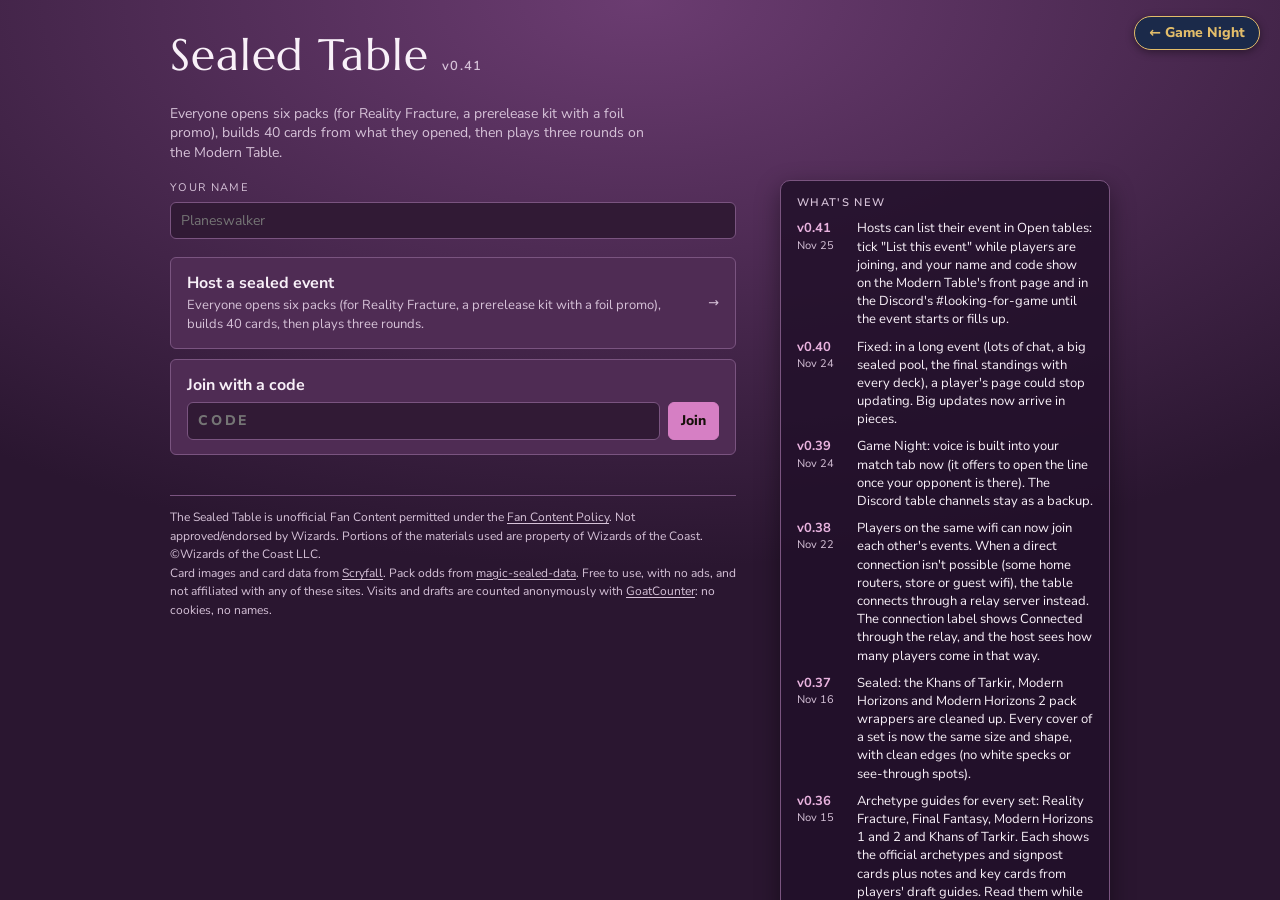
<file: sealed/index.html>
<!doctype html>
<html lang="en">
<head>
<meta charset="utf-8">
<meta name="viewport" content="width=device-width,initial-scale=1">
<title>Sealed Table</title>
<link rel="icon" href="icon.svg" type="image/svg+xml">
<link rel="icon" href="../draft/icon-32.png" type="image/png" sizes="32x32">
<link rel="apple-touch-icon" href="../draft/apple-touch-icon.png">
<!-- Anonymous visit and game counts (GoatCounter: no cookies, no personal data). The path drops ?t= table codes. -->
<script>window.goatcounter={path:function(p){return String(p).split('?')[0];}};</script>
<script data-goatcounter="https://modern-table.goatcounter.com/count" async src="https://gc.zgo.at/count.js"></script>
<link rel="preconnect" href="https://fonts.googleapis.com">
<link rel="stylesheet" href="https://fonts.googleapis.com/css2?family=Marcellus&family=Nunito+Sans:opsz,wght@6..12,400;6..12,600;6..12,800&display=swap">
<style>
/* Same type and layout as the Modern Table, in mahogany instead of green felt so you can tell the two apart at a glance. */
:root{
  --felt:#5e3a2e; --felt2:#4e3026; --rail:#3c231b; --line:#8a5d4c; --ink:#fbf4ef; --dim:#dcc6ba;
  --brass:#e0a66a; --go:#d9683c; --bad:#e2574c; --good:#5fc98d; --opp:#7fb3ff;
  --well:#391f17; --chip:#5d382b; --chip2:#6e4334; --glow:#7d4c3b; --deep:#2a1712; --deepa:#2a1712d9; --btn:#71483a; --cardbg:#7a5445; --voice:#5865f2;
  --display:"Marcellus",Georgia,serif; --ui:"Nunito Sans",system-ui,-apple-system,"Segoe UI",sans-serif;
  color-scheme:dark;
}
*{box-sizing:border-box}
html,body{height:100%;margin:0}
body{background:var(--rail);color:var(--ink);font:14px/1.4 var(--ui);overflow:hidden;user-select:none;-webkit-user-select:none}
button,input,select{font:inherit;color:inherit}
button{cursor:pointer;background:var(--btn);border:1px solid var(--line);border-radius:6px;padding:7px 12px}
button:hover{border-color:var(--brass)}
button:focus-visible,input:focus-visible,select:focus-visible,a:focus-visible{outline:2px solid var(--brass);outline-offset:1px}
button.go{background:var(--go);border-color:var(--go);color:#1c0c05;font-weight:800}
button.ghost{background:transparent}
button.sm{font-size:12px;padding:3px 8px}
button.on{border-color:var(--brass);color:var(--brass)}
button:disabled{opacity:.45;cursor:default}button:disabled:hover{border-color:var(--line)}
input,select{background:var(--well);border:1px solid var(--line);border-radius:6px;padding:8px 10px}
input{user-select:text;-webkit-user-select:text}
a{color:var(--brass)}
h1,h2,h3{font-family:var(--display);font-weight:400;margin:0;text-wrap:balance}
[hidden]{display:none!important}
.screen{height:100%}
.hint{color:var(--dim)}

#lobby{position:relative;display:grid;place-items:center;background:radial-gradient(120% 90% at 50% 0%,var(--glow),var(--rail) 70%);overflow:auto;padding:24px 16px}
.lobbybox{width:min(940px,100%);display:grid;grid-template-columns:minmax(0,1fr) 330px;gap:18px 44px;align-items:start}
.lhead,.lmain{display:flex;flex-direction:column;gap:18px;min-width:0}.lhead{grid-column:1/-1}
@media (max-width:920px){.lobbybox{grid-template-columns:minmax(0,1fr);width:min(560px,100%)}}
.news{display:flex;flex-direction:column;gap:9px;background:var(--deepa);border:1px solid var(--line);border-radius:10px;padding:14px 16px 16px;box-shadow:0 8px 24px #0006}
.news h4{margin:0;font:600 11px var(--ui);letter-spacing:.12em;text-transform:uppercase;color:var(--dim)}
.newsrow{display:grid;grid-template-columns:52px 1fr;gap:8px;font-size:13px;color:var(--ink);line-height:1.4}
.newsrow b{color:var(--brass);font-variant-numeric:tabular-nums}.newsrow b small{display:block;color:var(--dim);font-weight:400;font-size:11px}
.news a{color:var(--brass);font-size:13px}
.lobbybox h1{font-size:44px;letter-spacing:.02em}
.lobbybox p{margin:0;color:var(--dim);max-width:60ch}
.lobbybox p.legal{max-width:none;font:12px/1.55 var(--ui);color:var(--dim);border-top:1px solid var(--line);padding-top:12px;margin-top:4px}.lobbybox p.legal a{color:inherit;text-decoration:underline;text-underline-offset:2px}
.field{display:flex;flex-direction:column;gap:6px}
.field label{font-size:11px;letter-spacing:.12em;text-transform:uppercase;color:var(--dim)}
.choices{display:grid;gap:10px}
.choice{display:flex;gap:12px;align-items:center;justify-content:space-between;text-align:left;padding:14px 16px;background:var(--chip)}
.choice b{display:block;font-size:16px}.choice span{color:var(--dim);font-size:13px}
/* the way back to the Modern Table wears the Modern Table's colours */
.corner{position:absolute;top:16px;right:20px;border:1px solid #d9b25f;border-radius:99px;padding:6px 14px;text-decoration:none;font-weight:800;color:#d9b25f;background:#16272b;box-shadow:0 2px 8px #0006}
.corner:hover{background:#1c3238;color:#f0cf85}
.joinrow{display:flex;gap:8px}.joinrow input{flex:1;text-transform:uppercase;letter-spacing:.2em;font-weight:800;min-width:0}

#room{display:flex;flex-direction:column;background:var(--felt2)}
.topbar{display:flex;gap:10px;align-items:center;padding:10px 16px;border-bottom:1px solid var(--line);background:var(--rail);flex-wrap:wrap}
.topbar h2{font-size:22px;margin-right:auto}
.pill{font-size:12px;padding:3px 9px;border-radius:99px;border:1px solid var(--line);color:var(--dim);white-space:nowrap}
.pill.ok{color:var(--good);border-color:var(--good)}.pill.warn{color:var(--go);border-color:var(--go)}
.pill b{color:var(--ink);letter-spacing:.15em;user-select:text;-webkit-user-select:text}
.body{flex:1;min-height:0;display:grid;grid-template-columns:230px 1fr}
#rail{border-right:1px solid var(--line);background:var(--rail);overflow:auto;padding:12px;display:flex;flex-direction:column;gap:6px}
#rail h3{font-size:12px;font-family:var(--ui);font-weight:800;letter-spacing:.12em;text-transform:uppercase;color:var(--dim);margin:4px 0}
.seat{display:grid;grid-template-columns:18px 1fr auto;gap:6px;align-items:center;padding:6px 8px;border:1px solid transparent;border-radius:6px}
.seat.me{border-color:var(--brass);background:var(--chip)}
.seat .dot{width:9px;height:9px;border-radius:50%;background:var(--line)}
.seat.on .dot{background:var(--good)}.seat.busy .dot{background:var(--go)}.seat.off .dot{background:var(--bad)}
.seat small{color:var(--dim);display:block}
.seat .nm{overflow:hidden;text-overflow:ellipsis;white-space:nowrap}
.arrow{color:var(--dim);font-size:12px;text-align:center}
#main{overflow:auto;padding:16px 20px;display:flex;flex-direction:column;gap:14px;min-width:0}
#main>*{flex:none}
.bar{display:flex;gap:10px;align-items:center;flex-wrap:wrap}
.bar h3{font-size:22px}
.clock{font:800 18px var(--ui);font-variant-numeric:tabular-nums;color:var(--brass);min-width:3ch}
.clock.low{color:var(--bad)}
.grid{display:grid;grid-template-columns:repeat(auto-fill,minmax(150px,1fr));gap:10px}
.grid.sm{grid-template-columns:repeat(auto-fill,minmax(96px,1fr));gap:6px}
.grid.xs{grid-template-columns:repeat(auto-fill,minmax(64px,1fr));gap:4px}
.c{position:relative;aspect-ratio:488/680;border-radius:4.6%/3.3%;background:var(--cardbg);box-shadow:0 2px 6px #0008;cursor:pointer;overflow:hidden;transition:transform .12s,box-shadow .12s}
.c:hover{transform:translateY(-3px)}
.c img{position:absolute;inset:0;width:100%;height:100%;display:block;pointer-events:none}
.c .txt{position:absolute;inset:0;padding:7%;display:flex;flex-direction:column;gap:3px;font-size:11px;line-height:1.15;border:1px solid var(--line);border-radius:inherit;pointer-events:none;overflow:hidden}
.c .txt i{color:var(--dim);font-style:normal}
.c.sel{box-shadow:0 0 0 3px var(--go),0 6px 16px #000a;transform:translateY(-6px)}
.c.foil::after{content:"";position:absolute;inset:0;pointer-events:none;background:linear-gradient(115deg,transparent 20%,#7fd4ff33 38%,#ffd87a40 50%,#ff8ad033 62%,transparent 80%);mix-blend-mode:screen}
.c .tag{position:absolute;left:4%;bottom:3%;font-size:9px;font-weight:800;letter-spacing:.1em;background:#000c;color:var(--brass);padding:1px 5px;border-radius:3px;pointer-events:none}
.sec{font-size:11px;letter-spacing:.12em;text-transform:uppercase;color:var(--dim);margin:6px 0 2px}
.panes{display:grid;grid-template-columns:1fr 1fr;gap:18px;align-items:start}
.pane .bar h3{font-size:18px}
.sec b{color:var(--brass);font-size:13px;margin-left:4px}.sec span{text-transform:none;letter-spacing:0}
.regions{--w:clamp(76px,6.6vw,124px);display:flex;flex-wrap:wrap;gap:4px 26px;align-items:flex-start}
.cols{display:flex;gap:6px;align-items:flex-start;padding:4px 2px 8px}
.col{width:var(--w);flex:none;display:flex;flex-direction:column}
.col .c + .c{margin-top:calc(var(--w) * -1.2)}
.col .c:hover{transform:none;box-shadow:0 0 0 2px var(--brass)}
.colh{font-size:11px;font-weight:800;color:var(--ink);text-align:center;margin-bottom:4px}.colh span{color:var(--dim);font-weight:600}
.pane{background:var(--well);border:1px solid var(--line);border-radius:8px;padding:12px;min-height:120px}
.lands{display:flex;gap:10px;flex-wrap:wrap;align-items:center}
.land{display:flex;gap:4px;align-items:center;border:1px solid var(--line);border-radius:6px;padding:3px 6px}
.land .lart{width:30px;height:42px;border-radius:3px;background:var(--deep) center/cover no-repeat;flex:none;box-shadow:0 1px 3px #0008}
.bart{display:flex;flex-direction:column;gap:3px;font:700 10px var(--ui);letter-spacing:.08em;text-transform:uppercase;color:var(--dim)}.bart select{font:600 12px var(--ui);letter-spacing:0;text-transform:none;background:var(--deep);color:var(--ink);border:1px solid var(--line);border-radius:5px;padding:3px 5px}
.land b{min-width:2ch;text-align:center;font-variant-numeric:tabular-nums}
.land button{padding:1px 8px}
table{border-collapse:collapse;width:100%;max-width:640px}
th,td{text-align:left;padding:6px 10px;border-bottom:1px solid var(--line)}
th{font-size:11px;letter-spacing:.1em;text-transform:uppercase;color:var(--dim);font-weight:800}
td.n,th.n{text-align:right;font-variant-numeric:tabular-nums}
.match{border:1px solid var(--line);border-radius:8px;padding:12px;display:flex;flex-direction:column;gap:8px;max-width:640px;background:var(--well)}
.match.mine{border-color:var(--brass)}
.chips{display:flex;gap:6px;flex-wrap:wrap}
.setrow{display:flex;gap:12px;flex-wrap:wrap;align-items:end}
#zoom{position:fixed;z-index:80;pointer-events:none;display:flex;gap:6px}
#zoom img{width:300px;border-radius:14px;box-shadow:0 10px 30px #000c}
#toast{position:fixed;left:50%;bottom:26px;transform:translateX(-50%);background:#000d;border:1px solid var(--brass);padding:8px 16px;border-radius:99px;opacity:0;transition:opacity .3s;pointer-events:none;z-index:90}
/* sealed (v0.16): the prerelease kit, opened one pack at a time */
.c.promo .tag{color:#ffe7b0;background:#7a1d16e6;border:1px solid #f3cf8a}
.kit{display:flex;gap:16px;align-items:flex-end;flex-wrap:wrap;padding:14px 16px;border-radius:10px;background:radial-gradient(120% 100% at 50% 0%,var(--glow),var(--felt) 75%);border:1px solid var(--line)}
.kitbox{height:150px;width:auto;display:block;filter:drop-shadow(0 6px 10px #0009)}
.packs{display:flex;gap:10px;flex-wrap:wrap;align-items:flex-end}
.pk{position:relative;width:84px;height:150px;padding:0;border:0;background:none;border-radius:4px;transition:transform .15s ease,opacity .2s}
.pk img{width:100%;height:100%;object-fit:contain;display:block;filter:drop-shadow(0 6px 8px #0009);pointer-events:none}
.pk.drawn{background:linear-gradient(160deg,#3b1f52,#1d2a4a 55%,#0f1730);box-shadow:0 6px 14px #0008;color:#fff}
.pk.drawn::before,.pk.drawn::after{content:"";position:absolute;left:0;right:0;height:7px;background:repeating-linear-gradient(90deg,#c9d7ea 0 4px,#8ea2c2 4px 8px);opacity:.85}
.pk.drawn::before{top:0}.pk.drawn::after{bottom:0}
.pk .pt{position:absolute;left:0;right:0;bottom:14px;font:11px/1.15 var(--display);text-align:center;letter-spacing:.06em;text-transform:uppercase;padding:0 4px}
.pk .pn{position:absolute;top:-8px;right:-6px;width:20px;height:20px;border-radius:50%;background:var(--rail);border:1px solid var(--line);font:800 11px/18px var(--ui);color:var(--dim);text-align:center}
.pk:hover:not(:disabled){transform:translateY(-6px) rotate(-1.5deg);border-color:transparent}
.pk:disabled{opacity:.22;cursor:default;transform:none}
.pk:disabled:hover{border-color:transparent}
.promo{display:flex;flex-direction:column;gap:6px;align-items:center}
.promo .c{width:96px}
.cardback{position:relative;width:96px;aspect-ratio:488/680;padding:0;border:0;border-radius:4.6%/3.3%;overflow:hidden;background:var(--deep);box-shadow:0 4px 10px #0009;transition:transform .15s}
.cardback img{position:absolute;inset:0;width:100%;height:100%;display:block;pointer-events:none}
.cardback:hover{transform:translateY(-6px) rotate(1.5deg)}
.cardback.ready{animation:glow 1.6s ease-in-out infinite}
@keyframes glow{50%{box-shadow:0 0 0 3px #e0a66a99,0 0 22px #e0a66a99}}
.kitside{margin-left:auto;display:flex;flex-direction:column;gap:8px;align-items:flex-end}
.kitside .row{display:flex;gap:8px;flex-wrap:wrap;justify-content:flex-end}
.reveal{background:var(--well);border:1px solid var(--line);border-radius:8px;padding:12px;display:flex;flex-direction:column;gap:10px}
.fan{display:flex;gap:8px;flex-wrap:wrap}
.fan .c{width:clamp(96px,8.6vw,136px);animation:flipin .38s ease both}
.fan .c.hit{box-shadow:0 0 0 2px var(--brass),0 0 18px #e0a66a99}
@keyframes flipin{from{transform:perspective(600px) rotateY(90deg);opacity:0}to{transform:none;opacity:1}}
.dot{display:inline-block;width:10px;height:10px;border-radius:50%;vertical-align:-1px;margin-right:5px;box-shadow:inset 0 0 0 1px #0007}
.pane.over{border-color:var(--brass);box-shadow:inset 0 0 0 2px #e0a66a66}
#ghost{position:fixed;z-index:85;pointer-events:none;width:var(--gw,110px);transform:translate(-50%,-30%) rotate(-3deg);opacity:.92}
#ghost .c{width:100%}
/* Colour dive (v0.17, the maintainer): a rail of colour buttons beside the pool; a colour opens a window with every card of that colour
   (hybrid and multicolour included) and the lands that make it, by mana value across and type down, with Bulk add. */
.poolwrap{display:grid;grid-template-columns:minmax(0,1fr) 150px;gap:16px;align-items:start}
.diverail{display:flex;flex-direction:column;gap:6px;border-left:1px solid var(--line);padding-left:14px;position:sticky;top:8px;margin-top:22px}
.diverail .sec{margin:0 0 2px}
.divebtn{display:flex;align-items:center;gap:8px;text-align:left;padding:6px 8px;background:var(--chip)}
.divebtn b{flex:1;font-weight:700}.divebtn small{color:var(--dim);font-variant-numeric:tabular-nums}
.divebtn.on{border-color:var(--brass);background:var(--chip2)}
.pip{display:inline-grid;place-items:center;width:18px;height:18px;border-radius:50%;font:800 10px/1 var(--ui);color:#1b120e;box-shadow:inset 0 0 0 1px #0007;flex:none}
#dive{position:fixed;z-index:70;top:calc(64px + env(safe-area-inset-top,0px));right:max(16px,env(safe-area-inset-right,0px));width:min(1120px,calc(100vw - 260px));max-height:calc(100vh - 88px);display:flex;flex-direction:column;background:var(--felt2);border:1px solid var(--brass);border-radius:10px;box-shadow:0 18px 50px #000b}
#dive header{display:flex;gap:10px;align-items:center;flex-wrap:wrap;padding:10px 14px;border-bottom:1px solid var(--line);background:var(--rail);border-radius:10px 10px 0 0}
#dive header h3{font-size:22px;display:flex;gap:8px;align-items:center}
#dive .dvbody{overflow:auto;padding:12px 14px 16px;--w:clamp(76px,6.2vw,112px)}
.dvgrid{display:grid;grid-template-columns:min-content repeat(7,var(--w));justify-content:start;gap:8px 10px;align-items:start}
.dvgrid .rowh{font-size:11px;font-weight:800;letter-spacing:.1em;text-transform:uppercase;color:var(--dim);writing-mode:vertical-rl;transform:rotate(180deg);text-align:end;align-self:stretch;padding:4px 0;border-right:1px solid var(--line);padding-right:4px}
.dvgrid .colh{margin:0}
.dvgrid .cell{min-height:20px}
.dvgrid .lands{grid-column:2 / -1;display:flex;flex-wrap:wrap;gap:8px}
.dvgrid .lands .c{width:var(--w)}
.c.indk{box-shadow:0 0 0 2px var(--good),0 2px 6px #0008}
.dvsw{display:flex;gap:4px}.pipbtn{padding:3px;border-radius:50%;background:transparent;border:1px solid transparent;line-height:0}.pipbtn.on{border-color:var(--brass)}.pipbtn .pip{width:26px;height:26px;font-size:11px}.pip.ms{position:relative;overflow:hidden}.pip.ms img{position:absolute;inset:0;width:100%;height:100%;display:block}
.pipbtn:not(.on){opacity:.55}.pipbtn:not(.on):hover{opacity:1}
.c.indk .tag,.c.promo.indk .tag{color:var(--good);background:#000c;border:0}
#dive .empty{color:var(--dim);padding:6px 0}
@media (max-width:760px){ .poolwrap{grid-template-columns:1fr} .diverail{border-left:0;padding-left:0;position:static;flex-direction:row;flex-wrap:wrap} #dive{left:8px;right:8px;width:auto;top:8px;max-height:calc(100vh - 16px)} .dvgrid{grid-template-columns:min-content repeat(7,72px)} }
@media (prefers-reduced-motion:reduce){ .fan .c{animation:none} .cardback.ready{animation:none} .pk{transition:none} }
@media (max-width:760px){ .regions{--w:76px} .pk{width:58px;height:104px} .kitbox{height:104px} .promo .c,.cardback{width:70px} .kitside{margin-left:0;align-items:flex-start} .body{grid-template-columns:1fr} #rail{border-right:0;border-bottom:1px solid var(--line);max-height:26vh} .panes{grid-template-columns:1fr} .grid{grid-template-columns:repeat(auto-fill,minmax(110px,1fr))} }

/* ===== Game Night (v0.26) =====
   One engine, four felts: Game Night (navy), Draft Table (mahogany, the default above), Sealed Table (plum), Cube Table (olive).
   The page's own felt comes from VARIANT; inside an event the felt follows the event (themeFor). */
body.th-gn{--felt:#1b2a4a;--felt2:#142039;--rail:#0b1324;--line:#34497a;--ink:#edf1fa;--dim:#a3b0cc;--brass:#e2bd6a;--go:#e2bd6a;--well:#101a33;--chip:#17254a;--chip2:#21325a;--glow:#273d6b;--deep:#0a1020;--deepa:#0a1020d9;--btn:#21325a;--cardbg:#2c3d63}
body.th-st{--felt:#4a2a4e;--felt2:#3c2140;--rail:#2a1630;--line:#7a5480;--ink:#f8f0f8;--dim:#d6c2d8;--brass:#e9b3df;--go:#d67fc4;--well:#311a35;--chip:#4f2c54;--chip2:#5f3565;--glow:#6b3c71;--deep:#22102a;--deepa:#22102ad9;--btn:#5a3460;--cardbg:#6a4870}
body.th-ct{--felt:#3c4428;--felt2:#313822;--rail:#20261a;--line:#69744b;--ink:#f3f4ea;--dim:#c7ccb0;--brass:#d9d47c;--go:#b5c450;--well:#272d1c;--chip:#3d4529;--chip2:#4a5432;--glow:#56613a;--deep:#171b11;--deepa:#171b11d9;--btn:#4a5432;--cardbg:#5d6743}
button.go{color:#16100a}
.corner.to-gn{border-color:#e2bd6a;color:#e2bd6a;background:#1b2a4a}.corner.to-gn:hover{background:#273d6b;color:#f2d58f}
/* front-page choices with a felt swatch of the table they open */
.choice.sw{display:grid;grid-template-columns:44px minmax(0,1fr) auto;gap:14px;align-items:center;text-decoration:none;color:var(--ink);border:1px solid var(--line);border-radius:6px}
.choice.sw:hover{border-color:var(--brass)}
.choice.sw > span:nth-child(2) > span{display:block}
.choice .to{display:inline-block;margin-top:5px;font-size:11px;font-weight:800;letter-spacing:.08em;text-transform:uppercase}
.choice.feature{border-color:var(--brass);background:linear-gradient(180deg,var(--glow),var(--chip))}
.choice.feature b{font-family:var(--display);font-weight:400;font-size:21px;letter-spacing:.01em}
.felt{width:44px;height:44px;border-radius:8px;position:relative;background:radial-gradient(circle at 50% 35%,var(--sw-glow),var(--sw-felt) 75%);border:1px solid var(--sw-line);box-shadow:inset 0 1px 0 #ffffff14}
.felt i{position:absolute;width:13px;height:18px;border-radius:2px;top:13px;background:var(--sw-card);box-shadow:0 1px 3px #0009}
.felt i:first-child{left:9px;transform:rotate(-9deg)}.felt i:last-child{right:9px;transform:rotate(7deg);background:var(--sw-card2)}
.sw-gn{--sw-felt:#1b2a4a;--sw-glow:#2c4476;--sw-line:#34497a;--sw-card:#e2bd6a;--sw-card2:#edf1fa}
.sw-dt{--sw-felt:#5e3a2e;--sw-glow:#875240;--sw-line:#8a5d4c;--sw-card:#e0a66a;--sw-card2:#fbf4ef}
.sw-st{--sw-felt:#4a2a4e;--sw-glow:#704076;--sw-line:#7a5480;--sw-card:#e9b3df;--sw-card2:#f8f0f8}
.sw-ct{--sw-felt:#3c4428;--sw-glow:#5c6840;--sw-line:#69744b;--sw-card:#d9d47c;--sw-card2:#f3f4ea}
.to.gn{color:#e2bd6a}.to.dt{color:#e0a66a}.to.st{color:#e9b3df}.to.ct{color:#d9d47c}
.steps{margin:0;padding:0;list-style:none;display:flex;flex-direction:column;gap:10px;counter-reset:s}
.steps li{display:grid;grid-template-columns:24px 1fr;gap:8px;font-size:13px;color:var(--ink)}
.steps li::before{counter-increment:s;content:counter(s);width:22px;height:22px;border-radius:50%;border:1px solid var(--brass);color:var(--brass);display:grid;place-items:center;font-weight:800;font-size:12px}
/* the room: chat column beside the main area */
.body.chatty{grid-template-columns:230px minmax(0,1fr) 300px}
#chatCol{display:flex;flex-direction:column;border-left:1px solid var(--line);background:var(--rail);min-height:0;min-width:0}
#chatCol h3{font:800 12px var(--ui);letter-spacing:.12em;text-transform:uppercase;color:var(--dim);margin:0;padding:12px 14px 8px}
#msgs{flex:1;overflow:auto;padding:0 14px 10px;display:flex;flex-direction:column;gap:7px;min-height:0;user-select:text;-webkit-user-select:text}
.msg{font-size:13px;line-height:1.4;overflow-wrap:anywhere}
.msg b{margin-right:6px}.msg time{color:var(--dim);font-size:11px;margin-right:6px;font-variant-numeric:tabular-nums}
.msg.sys{color:var(--dim);font-style:italic}
.chatform{display:flex;gap:8px;padding:10px 14px;border-top:1px solid var(--line)}
.chatform input{flex:1;min-width:0}
@media (max-width:1150px){.body.chatty{grid-template-columns:210px minmax(0,1fr)} .body.chatty #chatCol{grid-column:1/-1;border-left:0;border-top:1px solid var(--line);max-height:300px}}
@media (max-width:760px){.body.chatty{grid-template-columns:1fr} .body.chatty #chatCol{grid-column:auto}}
.seat .rec{font-variant-numeric:tabular-nums;font-size:12px;color:var(--dim)}
.announce{display:grid;grid-template-columns:auto minmax(0,1fr) auto;gap:4px 14px;align-items:center;padding:14px 16px;border-radius:10px;border:1px solid var(--brass);background:linear-gradient(180deg,var(--glow),var(--felt));max-width:1000px}
.announce .rd{grid-row:1/3;font-family:var(--display);font-size:30px;color:var(--brass);line-height:1;text-align:center;min-width:52px}
.announce .rd small{display:block;font:800 10px var(--ui);letter-spacing:.14em;color:var(--dim);margin-top:2px}
.announce b{font-size:16px;grid-column:2}.announce .sub{color:var(--dim);font-size:13px;grid-column:2}
.announce .act{grid-column:3;grid-row:1/3;display:flex;gap:8px;align-items:center;flex-wrap:wrap;justify-content:flex-end}
@media (max-width:640px){.announce{grid-template-columns:auto minmax(0,1fr)}.announce .act{grid-column:1/-1;grid-row:auto;justify-content:flex-start}}
.bigclock{font:800 22px var(--ui);font-variant-numeric:tabular-nums;color:var(--brass);text-align:right;line-height:1}
.bigclock small{display:block;font:800 10px var(--ui);letter-spacing:.14em;color:var(--dim);margin-top:4px}
.bigclock.low{color:var(--bad)}
.tables{display:grid;grid-template-columns:repeat(2,minmax(0,1fr));gap:14px;max-width:1000px}
@media (max-width:900px){.tables{grid-template-columns:minmax(0,1fr)}}
.tbl{display:flex;flex-direction:column;gap:10px;padding:12px;border:1px solid var(--line);border-radius:10px;background:var(--felt)}
.tbl.mine{border-color:var(--brass);box-shadow:0 0 0 1px var(--brass),0 6px 18px #0007}
.tbl.done{opacity:.72}
.tbl .th{display:flex;align-items:baseline;gap:8px}.tbl .th h3{font-size:20px}
.tbl .st{margin-left:auto;font-size:12px;color:var(--dim);font-variant-numeric:tabular-nums;text-align:right}
.tbl .st.live{color:var(--good)}.tbl .st.fin{color:var(--brass)}.tbl .st.warn{color:var(--go)}.tbl .st.bad{color:var(--bad)}
.ttop{display:grid;grid-template-columns:minmax(0,1fr) auto minmax(0,1fr);align-items:center;gap:8px;padding:14px 12px;border-radius:999px/60px;background:radial-gradient(ellipse at 50% 40%,var(--glow),var(--felt2) 80%);border:1px solid var(--line)}
.tpl{min-width:0}.tpl.r{text-align:right}
.tpl .n{font-weight:800;font-size:15px;overflow:hidden;text-overflow:ellipsis;white-space:nowrap}
.tpl .d{font-size:12px;color:var(--dim);overflow:hidden;text-overflow:ellipsis;white-space:nowrap}
.tpl.win .n{color:var(--brass)}
.tvs{display:flex;gap:4px;align-items:center}
.tpip{width:10px;height:10px;border-radius:50%;border:1px solid var(--brass)}.tpip.w{background:var(--brass)}
.tvs .x{font-family:var(--display);color:var(--dim);margin:0 4px}
.tacts{display:flex;gap:8px;flex-wrap:wrap;align-items:center}
.vbtn{display:inline-flex;gap:7px;align-items:center;font-weight:700;border-color:#5865f2aa;background:#5865f222;text-decoration:none;color:var(--ink);border:1px solid #5865f2aa;border-radius:6px;padding:3px 8px;font-size:12px}
.vbtn:hover{border-color:var(--voice);background:#5865f244}
.vbtn svg{width:15px;height:15px;flex:none}
a.btnlink{text-decoration:none}
.sect{display:flex;flex-direction:column;gap:8px;max-width:1000px}
.secthead{display:flex;align-items:baseline;gap:10px}
.secthead .cap{font-size:11px;letter-spacing:.12em;text-transform:uppercase;color:var(--dim);font-weight:800}
.secthead small{color:var(--dim);font-size:12px}
.stand{max-width:none}
.stand td small{display:block;color:var(--dim);font-size:11px;font-weight:600}
.stand tr.me td{color:var(--brass);font-weight:800}
.empty{border:1px dashed var(--line);border-radius:10px;padding:22px;text-align:center;color:var(--dim);max-width:1000px}
/* lock in a deck (Modern night) */
.deckgrid{display:grid;grid-template-columns:minmax(0,1fr) minmax(0,340px);gap:16px;align-items:start;max-width:1100px}
@media (max-width:1000px){.deckgrid{grid-template-columns:minmax(0,1fr)}}
.dtabs{display:flex;gap:6px;margin-bottom:10px;flex-wrap:wrap;align-items:center}
.dtabs input{flex:1;min-width:140px;padding:5px 9px}
.dlist{display:grid;grid-template-columns:repeat(auto-fill,minmax(200px,1fr));gap:8px}
.dk{text-align:left;display:flex;flex-direction:column;gap:2px;padding:9px 12px;background:var(--chip)}
.dk b{font-size:14px}.dk span{font-size:12px;color:var(--dim)}
.dk.sel{border-color:var(--brass);box-shadow:0 0 0 1px var(--brass)}
.lockcard{position:sticky;top:0;display:flex;flex-direction:column;gap:12px;padding:16px;border:1px solid var(--line);border-radius:10px;background:var(--felt)}
.lockcard h3{font-size:24px}
.lockcard .keys{font-size:13px;color:var(--dim)}.lockcard .keys b{color:var(--ink);font-weight:600}
.confirm{border:1px solid var(--brass);border-radius:8px;padding:12px;display:flex;flex-direction:column;gap:10px;background:var(--chip)}
.confirm p{margin:0;font-size:13px}
.lockedbox{display:flex;gap:10px;align-items:center;padding:10px 12px;border-radius:8px;border:1px solid var(--brass);color:var(--brass);font-weight:800}
.lockedbox svg{width:18px;height:18px;flex:none}
/* a small window of our own (the page never uses confirm() for event choices) */
#veil{position:fixed;inset:0;background:#0009;display:grid;place-items:center;z-index:95;padding:16px}
.dialog{width:min(440px,100%);background:var(--felt);border:1px solid var(--brass);border-radius:12px;padding:18px;display:flex;flex-direction:column;gap:12px;box-shadow:0 20px 50px #000b}
.dialog h3{font-size:22px}.dialog p{margin:0;color:var(--dim);font-size:13px}
.dialog .cap{font-size:11px;letter-spacing:.12em;text-transform:uppercase;color:var(--dim);font-weight:800}
.res{display:grid;grid-template-columns:1fr 1fr;gap:8px}.res button{padding:10px}.res .wide{grid-column:1/-1}
.drow{display:flex;gap:8px;justify-content:flex-end;flex-wrap:wrap}
/* v0.36: clan choice and the clan's seeded booster */
.clans{margin-top:16px;display:flex;flex-direction:column;gap:10px}
.clrow{display:grid;grid-template-columns:repeat(auto-fill,minmax(150px,1fr));gap:10px}
.clan{display:flex;flex-direction:column;align-items:flex-start;gap:4px;padding:10px 12px;text-align:left;border-radius:8px;background:var(--chip);border:1px solid var(--line)}
.clan b{font-size:15px;color:var(--ink)}.clan .cm{font-size:12px;color:var(--dim)}.clan .cw{font-size:12px;color:var(--brass);min-height:1.2em}
.clan.on{border-color:var(--brass);box-shadow:0 0 0 1px var(--brass) inset;background:var(--chip2)}
.pk.seed{background:linear-gradient(160deg,var(--sa) 0 33%,var(--sb) 33% 66%,var(--sc) 66%);}
.pk.seed::before,.pk.seed::after{background:repeating-linear-gradient(90deg,#d9c58f 0 4px,#9c8452 4px 8px)}
.pk.seed .gpips{position:absolute;top:16px;left:0;right:0;justify-content:center}
.pk.seed .pt{bottom:12px;background:#000a;padding:4px 2px;font-size:9px}.pk.seed .pt b{display:block;font-size:12px;letter-spacing:.08em}
/* cube archetype guide (v0.28) */
#guide{position:fixed;inset:0;z-index:75;background:#000a;display:grid;place-items:center;padding:16px}
.gpanel{width:min(1180px,100%);height:min(100%,900px);display:flex;flex-direction:column;background:var(--felt);border:1px solid var(--brass);border-radius:12px;box-shadow:0 20px 50px #000b;overflow:hidden}
.ghead{display:flex;align-items:center;gap:16px;flex-wrap:wrap;padding:14px 18px;border-bottom:1px solid var(--line);background:var(--deepa)}
.ghead h2{margin:0;font:600 20px var(--display,var(--ui));color:var(--ink)}
.gfilt{display:flex;align-items:center;gap:4px;margin-left:auto;flex-wrap:wrap}.gfilt .hint{margin-right:4px}
.gscroll{flex:1;overflow:auto;padding:14px 18px 20px;min-height:0;user-select:text;-webkit-user-select:text}
.gnote{margin:0 0 12px}
.ggrid{display:grid;grid-template-columns:repeat(auto-fill,minmax(300px,1fr));gap:12px}
.garch{background:var(--chip);border:1px solid var(--line);border-radius:10px;padding:12px 14px;display:flex;flex-direction:column;gap:8px;min-width:0}
.gtop{display:flex;align-items:flex-start;gap:10px;justify-content:space-between}
.garch h3{margin:0;font-size:15px;color:var(--ink);text-wrap:balance}
.garch p{margin:0;font-size:13px;line-height:1.5;color:var(--ink);opacity:.9}
.gpips{display:flex;gap:3px;flex:none}
.gany{font-size:11px;letter-spacing:.08em;text-transform:uppercase;color:var(--dim);white-space:nowrap}
.gkeys{display:flex;flex-wrap:wrap;gap:5px;margin-top:auto}
.gk{font-size:12px;padding:3px 8px;border-radius:4px;background:var(--well);border:1px solid var(--line);color:var(--ink);cursor:default}
.gk.sp{border-color:var(--brass);color:var(--ink);background:var(--deep)}
.gk.inpk{border-color:var(--go);box-shadow:0 0 0 1px var(--go) inset}.gk i{font-style:normal;font-size:10px;letter-spacing:.06em;text-transform:uppercase;color:var(--go)}
.gl{font-size:10px;letter-spacing:.09em;text-transform:uppercase;color:var(--dim);align-self:center;margin-right:2px}
.gfoot{display:flex;flex-direction:column;gap:6px;margin-top:auto}.gfoot .gkeys{margin-top:0}
.garch .gp{font-size:12.5px;opacity:1;color:var(--dim);border-left:2px solid var(--line);padding-left:8px}.garch .gp .gl{margin-right:4px}
.grank{font-size:11px;color:var(--brass);letter-spacing:.04em;margin-top:-4px}
.gabout{margin:0 0 14px;max-width:110ch;font-size:13.5px;line-height:1.55;color:var(--ink)}
.gsrc{margin:16px 0 0}.gsrc a{color:var(--brass)}
.gk:hover{border-color:var(--brass)}
.gk.mine{border-color:var(--good);color:var(--good)}
.lguide{margin-top:18px;display:flex;flex-direction:column;gap:10px}.lguide .bar{flex-wrap:wrap;gap:10px}.lguide .gfilt{margin-left:auto}.lguide .gnote{margin:0}
@media (max-width:760px){ .lguide .gfilt{margin-left:0} .ghead{position:relative;padding-right:56px} #guideX{position:absolute;top:14px;right:14px} .gfilt{margin-left:0} .gfilt .hint{flex-basis:100%} .ggrid{grid-template-columns:1fr} }
</style>
</head>
<body>
<div id="lobby" class="screen">
  <a class="corner" href="../">Modern Table →</a>
  <div class="lobbybox">
    <div class="lhead"><h1>Draft Table <small id="verTag" style="font:600 13px var(--ui);color:var(--dim);letter-spacing:.08em"></small></h1>
    <p>Booster draft for up to eight, with packs built to each set's real odds. Build a 40-card deck, then play your matches on the <a href="../">Modern Table</a>.</p></div>
    <div class="lmain">
    <div class="field"><label for="nameIn">Your name</label><input id="nameIn" maxlength="20" placeholder="Planeswalker"></div>
    <div class="choices">
      <button class="choice" id="hostBtn"><div><b>Host a draft</b><span>Pick the set, get a six-letter code for your friends. Bots fill empty seats.</span></div><span>→</span></button>
      <button class="choice" id="sealedBtn"><div><b>Host a sealed event</b><span>Everyone opens six packs (for Reality Fracture, a prerelease kit with a foil promo), builds 40 cards, then plays three rounds.</span></div><span>→</span></button>
      <div class="choice" style="border:1px solid var(--line);border-radius:6px">
        <div style="flex:1;min-width:0"><b>Join with a code</b><div class="joinrow" style="margin-top:6px"><input id="codeIn" maxlength="6" placeholder="CODE" aria-label="Draft code"><button id="joinBtn" class="go">Join</button></div></div>
      </div>
      <button class="choice" id="resumeBtn" hidden><div><b>Return to your event</b><span id="resumeTxt"></span></div><span>→</span></button>
    </div>
    <p id="lobbyMsg" style="color:var(--go)"></p>
    <p class="legal">The Draft Table is unofficial Fan Content permitted under the <a href="https://company.wizards.com/en/legal/fancontentpolicy" target="_blank" rel="noopener">Fan Content Policy</a>. Not approved/endorsed by Wizards. Portions of the materials used are property of Wizards of the Coast. ©Wizards of the Coast LLC.<br>Card images and card data from <a href="https://scryfall.com/" target="_blank" rel="noopener">Scryfall</a>. Pack odds from <a href="https://github.com/taw/magic-sealed-data" target="_blank" rel="noopener">magic-sealed-data</a>. Free to use, with no ads, and not affiliated with any of these sites. Visits and drafts are counted anonymously with <a href="https://www.goatcounter.com/" target="_blank" rel="noopener">GoatCounter</a>: no cookies, no names.</p>
    </div>
    <aside class="news" id="news" aria-label="What's new"></aside>
  </div>
</div>

<div id="room" class="screen" hidden>
  <div class="topbar"><h2>Draft Table</h2><span class="pill" id="setPill"></span><span class="pill" id="codePill" title="Click to copy"></span><span class="pill" id="netPill"></span><button id="guideBtn" class="ghost sm" hidden>Archetypes</button><button id="leaveBtn" class="ghost sm">Leave</button></div>
  <div class="body" id="roomBody"><div id="rail"></div><div id="main"></div><aside id="chatCol" hidden aria-label="Chat"><h3>Chat</h3><div id="msgs"></div><form class="chatform" id="chatForm"><input id="chatIn" maxlength="300" placeholder="Say something to everyone" aria-label="Chat message" autocomplete="off"><button class="go" type="submit">Send</button></form></aside></div>
</div>
<div id="guide" hidden></div>
<div id="zoom" hidden></div>
<div id="veil" hidden></div>
<div id="toast"></div>

<script src="../src/peerjs.min.js"></script>
<script>
"use strict";
/* GoatCounter event (anonymous count, see the head). Waits up to 20 s for count.js; never throws; once=key counts a thing only once per browser tab. */
function gcEvent(path, title, once){ try{ if(once){ const k='mt_gc_'+once; if(sessionStorage.getItem(k)) return; sessionStorage.setItem(k,'1'); } }catch(e){} let n=0; const go=()=>{ try{ const g=window.goatcounter; if(g && g.count) g.count({path, title:title||path, event:true}); else if(++n<40) setTimeout(go, 500); }catch(e){} }; go(); }
const VERSION = 'v0.41';
/* What's new on the front page (v0.19, like the Modern Table's NEWS): newest first, written for players. Add a line with every version bump. */
const DNEWS = [
  ['v0.41','Nov 25',"Hosts can list their event in Open tables: tick \"List this event\" while players are joining, and your name and code show on the Modern Table's front page and in the Discord's #looking-for-game until the event starts or fills up."],
  ['v0.40','Nov 24',"Fixed: in a long event (lots of chat, a big sealed pool, the final standings with every deck), a player's page could stop updating. Big updates now arrive in pieces."],
  ['v0.39','Nov 24',"Game Night: voice is built into your match tab now (it offers to open the line once your opponent is there). The Discord table channels stay as a backup."],
  ['v0.38','Nov 22',"Players on the same wifi can now join each other's events. When a direct connection isn't possible (some home routers, store or guest wifi), the table connects through a relay server instead. The connection label shows Connected through the relay, and the host sees how many players come in that way."],
  ['v0.37','Nov 16',"Sealed: the Khans of Tarkir, Modern Horizons and Modern Horizons 2 pack wrappers are cleaned up. Every cover of a set is now the same size and shape, with clean edges (no white specks or see-through spots)."],
  ['v0.36','Nov 15',"Archetype guides for every set: Reality Fracture, Final Fantasy, Modern Horizons 1 and 2 and Khans of Tarkir. Each shows the official archetypes and signpost cards plus notes and key cards from players' draft guides. Read them while choosing a set, while everyone joins, and in a window during the draft (Archetypes in the top bar or next to Take). Khans of Tarkir prereleases now work like the real one: pick a clan, then open five packs plus a seeded booster of your clan's colors with a foil clan promo."],
  ['v0.35','Nov 11',"Card text is now built into the site, so drafts and cube drafts keep working when Scryfall's card lookups are down, and a card whose picture can't load shows its text instead of a blank."],
  ['v0.34','Nov 11',"Sealed: Modern Horizons 2 packs now show their real wrapper art, all three covers. Every sealed set has real packs now."],
  ['v0.33','Nov 11',"Sealed: Khans of Tarkir packs now show their real wrapper art, all five covers."],
  ['v0.32','Nov 11',"Sealed: Modern Horizons packs now show their real wrapper art, all three covers."],
  ['v0.31','Nov 11',"Sealed: Final Fantasy packs now show their real wrapper art when you open them."],
  ['v0.30','Nov 11',"Event rooms: tables 1 to 4 now have a Join Table voice button that opens that table's voice channel on our Discord."],
  ['v0.29','Nov 11',"Cube drafts: the cube's archetypes are laid out right on the setup screen, so everyone who has joined can read them while waiting for the draft to start."],
  ['v0.28','Nov 11',"Cube Table: an Archetypes guide for DF07's Legacy Cube, from its maker DackFayden07 (29 archetypes with their key cards, filtered by color), open from the front page or the top bar at any point in the event. Sealed events are prereleases only for Reality Fracture, the one set whose kit and promo we know; other sets open six packs. The Draft Table now hosts drafts only."],
  ['v0.27','Nov 11',"Game Night: at time, the host's Yes enforces the end-of-round turns at every table still playing; No means no time limit, so those matches play out."],
  ['v0.26','Nov 11',"Game Night: a navy page (the Game Night link on the Modern Table) hosts Modern Night Magic for up to eight, and Draft, Sealed and Cube each open straight to their own table's setup. Every event ends in the same matchmaking room: chat, a 3-minute break before each round, tables with their voice channel, one round clock, results confirmed by both players, pairings by standings, and decks revealed in the final standings."],
  ['v0.25','Nov 10',"The Draft Table now keeps an anonymous count of visits and of drafts and sealed events started. No cookies and no names."],
  ['v0.24','Nov 4',"Prerelease kits now show all three Reality Fracture pack covers (Jace, Chandra and Liliana), two of each, in a different order for every player."],
  ['v0.23','Nov 4',"Color dive: the row labels (Creatures, Non-creature spells, Lands) start at the top of their rows."],
  ['v0.22','Nov 4',"The color dive buttons sit a little lower, with more room under the Sort by menu."],
  ['v0.21','Nov 4',"Color dive: the color buttons beside your pool are mana symbols too, and the Draft Table now spells color the American way."],
  ['v0.20','Nov 4',"Color dive: the cards line up from the left edge of the window, and the color buttons in the window are mana symbols."],
  ['v0.19','Nov 4',"A What's new column on the front page, like the Modern Table's."],
  ['v0.18','Nov 4',"Color dive: artifacts and other colorless cards now show in every color's window, and the window has color buttons to switch without closing it."],
  ['v0.17','Nov 4',"Color dive on the deck-building screen: pick a color beside your pool to see all its cards (gold and hybrid included) and the lands that make it, by mana value and type, with Bulk add to put them all in your deck."],
  ['v0.16','Nov 4',"Prereleases: host a sealed event for up to eight. Everyone opens a kit of six packs and a foil promo, one pack at a time, builds 40 cards, then plays three rounds. Cards can also be dragged between deck and pool."],
  ['v0.15','Oct 31',"Choose the art for your basic lands while building. It's the same setting as on the Modern Table, and your deck uses it there."],
  ['v0.13','Oct 23',"The set list shows only the sets whose cards the Modern Table plays fully: Reality Fracture, Final Fantasy, Modern Horizons 1 and 2, Khans of Tarkir and DF07's Legacy Cube."],
  ['v0.12','Oct 17',"Card lookups keep to Scryfall's pace, so card images stop getting stuck."],
  ['v0.11','Oct 17',"If Scryfall doesn't answer, the page says so instead of waiting forever."],
  ['v0.10','Oct 17',"Fan Content notice and credits on the front page."],
  ['v0.9','Oct 17',"New address: modern-table.github.io/draft. Old links forward here and bring your saved decks."],
  ['v0.8','Oct 9',"Cube drafts, starting with DF07's Legacy Cube."],
  ['v0.7','Oct 8',"Your picks are sorted like the deck builder while you draft, and you can move cards to the sideboard as you go."],
  ['v0.3','Oct 6',"The deck builder sorts your cards into creatures, other spells and lands by mana value."],
  ['v0.1','Oct 6',"The Draft Table opens: booster drafts for up to eight with bots filling seats, deck building, and three rounds played on the Modern Table."],
];
// Only the sets and cube whose cards the Modern Table plays fully (2026-10-23); the other set files stay in draft/sets for later.
const READY = ['fra','fin','mh2','mh1','ktk','df07'];
const SETS_ALL = [{"code":"fra","name":"Reality Fracture","size":14,"group":"Recent"},{"code":"hob","name":"The Hobbit","size":14,"group":"Recent"},{"code":"msh","name":"Marvel Super Heroes","size":14,"group":"Recent"},{"code":"sos","name":"Secrets of Strixhaven","size":14,"group":"Recent"},{"code":"tmt","name":"Teenage Mutant Ninja Turtles","size":14,"group":"Recent"},{"code":"ecl","name":"Lorwyn Eclipsed","size":14,"group":"Recent"},{"code":"tla","name":"Avatar: The Last Airbender","size":14,"group":"Recent"},{"code":"spm","name":"Marvel's Spider-Man","size":14,"group":"Recent"},{"code":"eoe","name":"Edge of Eternities","size":14,"group":"Recent"},{"code":"fin","name":"Final Fantasy","size":14,"group":"Recent"},{"code":"tdm","name":"Tarkir: Dragonstorm","size":14,"group":"Favourites"},{"code":"fdn","name":"Foundations","size":14,"group":"Favourites"},{"code":"dsk","name":"Duskmourn: House of Horror","size":14,"group":"Favourites"},{"code":"blb","name":"Bloomburrow","size":14,"group":"Favourites"},{"code":"mh3","name":"Modern Horizons 3","size":14,"group":"Favourites"},{"code":"mom","name":"March of the Machine","size":15,"group":"Favourites"},{"code":"neo","name":"Kamigawa: Neon Dynasty","size":15,"group":"Favourites"},{"code":"mh2","name":"Modern Horizons 2","size":15,"group":"Favourites"},{"code":"eld","name":"Throne of Eldraine","size":15,"group":"Favourites"},{"code":"mh1","name":"Modern Horizons","size":15,"group":"Favourites"},{"code":"war","name":"War of the Spark","size":15,"group":"Favourites"},{"code":"dom","name":"Dominaria","size":15,"group":"Favourites"},{"code":"ktk","name":"Khans of Tarkir","size":15,"group":"Favourites"},{"code":"isd","name":"Innistrad","size":15,"group":"Favourites"},{"code":"roe","name":"Rise of the Eldrazi","size":15,"group":"Favourites"},{"code":"df07","name":"DF07's Legacy Cube","size":15,"group":"Cubes"},{"code":"mtgo-vintage","name":"MTGO Vintage Cube (Oct 2026)","size":15,"group":"Cubes"}];
const VARIANT = /*__VARIANT__*/'st';   // which copy of the page this is (build.py): gn Game Night (night/), dt Draft Table (draft/), st Sealed Table (sealed/), ct Cube Table (cube/)
const DBASE = /*__DBASE__*/'../draft/';          // where the set and pack files live, relative to this page (draft/ holds them)
const SETS = SETS_ALL.filter(s=>READY.includes(s.code) && (VARIANT==='ct' ? s.group==='Cubes' : VARIANT==='gn' || s.group!=='Cubes'));
const PREFIX = 'draft-table-v1-';
const BACK_IMG = 'https://backs.scryfall.io/large/0/a/0aeebaf5-8c7d-4636-9e82-8c27447861f7.jpg';   // the card back the Modern Table uses
const KIT_PACKS = 6;                // a prerelease kit: six Play Boosters and one foil promo
const PRE_SETS = ['fra','ktk'];     // v0.28: sets whose prerelease kit we know (Reality Fracture: six Play Boosters and a foil promo from the rare slot; v0.36 Khans of Tarkir: see SEEDED). Other sets' sealed events open six packs, no promo.
/* v0.36: kits with a clan-seeded booster (Khans of Tarkir, 2014): each player picks a clan in the lobby (s.clan, message 'clan'); the kit is SEEDED[set] regular
   boosters plus one seeded booster of that clan (draft/sets/<set>-seeded.json, tools/make_seeded.py) with the foil promo from its promo sheet. */
const SEEDED = {ktk:5};
const CLANS = {ktk:[{k:'abzan', n:'Abzan', c:'WBG', m:'Outlast'}, {k:'jeskai', n:'Jeskai', c:'WUR', m:'Prowess'}, {k:'sultai', n:'Sultai', c:'UBG', m:'Delve'}, {k:'mardu', n:'Mardu', c:'WBR', m:'Raid'}, {k:'temur', n:'Temur', c:'URG', m:'Ferocious'}]};
const clanOf = (set, k) => (CLANS[set]||[]).find(c=>c.k===k) || null;
const isPre = code => PRE_SETS.includes(code);
const CUBE_BY = {df07:'DackFayden07'};   // who made each cube (list and guide): credited on the Cube Table's front page, at setup and in the guide
const GUIDES = ["fra", "fin", "mh2", "mh1", "ktk", "df07"];    // v0.28: cubes with an archetype guide in draft/cubes/<code>-archetypes.json; v0.36 sets too, in draft/guides/<code>-archetypes.json (build.py lists them)
const $ = (s, el=document) => el.querySelector(s), $$ = (s, el=document) => [...el.querySelectorAll(s)];
const esc = s => String(s ?? '').replace(/[&<>"']/g, c => ({'&':'&amp;','<':'&lt;','>':'&gt;','"':'&quot;',"'":'&#39;'}[c]));
const sleep = ms => new Promise(r => setTimeout(r, ms));
const store = { get(k, d){ try{ const v = localStorage.getItem(k); return v ? JSON.parse(v) : d; }catch(e){ return d; } }, set(k, v){ try{ localStorage.setItem(k, JSON.stringify(v)); }catch(e){} }, del(k){ try{ localStorage.removeItem(k); }catch(e){} } };
function shuffle(a){ for(let i=a.length-1;i>0;i--){ const j=Math.floor(Math.random()*(i+1)); [a[i],a[j]]=[a[j],a[i]]; } return a; }
function toast(t, ms=2600){ const el=$('#toast'); el.textContent=t; el.style.opacity=1; clearTimeout(toast.t); toast.t=setTimeout(()=>el.style.opacity=0, ms); }

/* Saved data brought over from the old address (used before 2026-10-17).
   The forwarding page there sends #import=<base64url JSON of mt_decks, mt_settings, mt_dview>. */
const IMPORTED = (()=>{ const m = location.hash.match(/^#import=([A-Za-z0-9_-]+)$/); if(!m) return null;
  try{ history.replaceState(null, '', location.pathname + location.search); }catch(e){}
  try{
    const b = atob(m[1].replace(/-/g,'+').replace(/_/g,'/')), d = JSON.parse(new TextDecoder().decode(Uint8Array.from(b, ch => ch.charCodeAt(0))));
    let n = 0;
    if(Array.isArray(d.mt_decks)){ const have = store.get('mt_decks', []), seen = new Set(have.map(x => x && x.name + '\n' + x.text));
      for(const x of d.mt_decks){ if(x && typeof x.name === 'string' && typeof x.text === 'string' && !seen.has(x.name + '\n' + x.text)){ have.push({name:x.name, text:x.text}); seen.add(x.name + '\n' + x.text); n++; } }
      store.set('mt_decks', have); }
    for(const k of ['mt_settings','mt_dview']) if(d[k] != null && store.get(k, null) == null) store.set(k, d[k]);
    return {n};
  }catch(e){ return {err:1}; } })();
if(IMPORTED) setTimeout(() => toast(IMPORTED.err ? 'Welcome to the new address. Your saved decks could not be brought over.' : IMPORTED.n ? `Welcome to the new address. ${IMPORTED.n} saved deck${IMPORTED.n === 1 ? '' : 's'} brought over.` : 'Welcome to the new address.'), 900);
function setHTML(el, h){ if(el._h!==h){ el._h=h; el.innerHTML=h; } }
const randCode = () => { const A='ABCDEFGHJKLMNPQRSTUVWXYZ'; let c=''; for(let i=0;i<6;i++) c+=A[Math.floor(Math.random()*A.length)]; return c; };
const SETTINGS = store.get('mt_settings', {});            // shared with the Modern Table, so your name carries over
let PID = store.get('dt_pid', null); if(!PID){ PID = Math.random().toString(36).slice(2,12); store.set('dt_pid', PID); }
const setName = code => (SETS_ALL.find(s=>s.code===code)||{}).name || code;

/* ================= card data (Scryfall), cached for the set being drafted ================= */
let CARDS = {}, cardSet = '';
const pendingIds = new Set(), missed = {};
function useCache(set){ if(cardSet===set) return; const c=store.get('dt_cards', null); CARDS = c && c.set===set ? c.cards : {}; cardSet=set; }
function toCard(c){
  const f=c.card_faces, im=c.image_uris || (f && f[0].image_uris) || {};
  return { n:c.name, mc:c.mana_cost || (f ? f.map(x=>x.mana_cost).filter(Boolean).join(' // ') : ''), t:c.type_line||'',
    o:(c.oracle_text || (f ? f.map(x=>x.oracle_text||'').join('\n') : '')).slice(0,600),
    pt:c.power!=null ? c.power+'/'+c.toughness : (f && f[0].power!=null ? f[0].power+'/'+f[0].toughness : ''),
    img:im.normal||'', back:(!c.image_uris && f && f[1] && f[1].image_uris) ? f[1].image_uris.normal : '',
    sid:c.id, r:c.rarity||'', c:(c.colors || (f && f[0].colors) || []).join(''), cmc:c.cmc||0 };
}
/* Cube cards are listed by name ("n|Force of Will"). Scryfall answers with the full name, so two-faced and split cards are matched on either face. */
const nameKey = n => String(n).toLowerCase().normalize('NFD').replace(/[\u0300-\u036f]/g,'').replace(/\s*\/\/?\s*/g,' // ').trim();
/* Every request to Scryfall goes through one queue: at most one every 0.55 s (Scryfall allows 2 a second for card lookups),
   each gives up after 15 s, and if Scryfall says "too many requests" (or the request fails outright, which is how a refusal
   without the right headers looks to the page) the queue pauses for 31 s, as Scryfall asks, and then tries that request once more. */
let SF_NEXT=0, SF_HOLD=0, sfBusy=false; const SF_Q=[];
function sfetch(u, o={}, ms=15000){ return new Promise((res, rej)=>{ SF_Q.push({u, o, ms, res, rej, tries:0}); sfPump(); }); }
async function sfPump(){ if(sfBusy) return; sfBusy=true;
  try{ while(SF_Q.length){ const wait=Math.max(SF_NEXT, SF_HOLD)-Date.now(); if(wait>0){ await sleep(wait); continue; }
    const j=SF_Q.shift(); SF_NEXT=Date.now()+550; const ac=new AbortController(), tm=setTimeout(()=>ac.abort(), j.ms);
    let r=null, err=null; try{ r=await fetch(j.u, Object.assign({}, j.o, {signal:ac.signal})); }catch(e){ err=e; } clearTimeout(tm);
    const refused = (r && r.status===429) || (err && err.name!=='AbortError');
    if(refused){ SF_HOLD=Date.now()+31000; if(j.tries++ < 1){ SF_Q.unshift(j); continue; } }
    if(r) j.res(r); else j.rej(err || new Error('Scryfall did not answer')); } }
  finally{ sfBusy=false; } }
async function ensureNames(chunk){
  try{
    const r=await sfetch('https://api.scryfall.com/cards/collection', { method:'POST', headers:{'Content-Type':'application/json'}, body:JSON.stringify({ identifiers:chunk.map(x=>({name:x.slice(2)})) }) });
    if(!r.ok) throw new Error(r.status);
    const j=await r.json(), want=new Map(chunk.map(x=>[nameKey(x.slice(2)), x]));
    for(const c of j.data||[]){ const keys=[c.name, ...(c.card_faces||[]).map(f=>f.name), (c.name||'').split(' // ')[0]].map(nameKey); for(const k of keys){ const x=want.get(k); if(x && (!CARDS[x] || CARDS[x].bk)){ CARDS[x]=toCard(c); break; } } }
    return true;
  }catch(e){ console.warn('Scryfall lookup failed', e); return false; }
}
/* v0.35: card data built into the site (draft/cards/<code>.json, written by the Build card data workflow from Scryfall's bulk file),
   so a draft works while Scryfall's card lookups are down. A cube is read from it outright; a set's card is too once the file has that
   printing ("prints": exact picture and rarity), otherwise Scryfall is asked first and the built-in text (another printing's picture) is
   the fallback, marked bk so a later lookup can replace it. Pictures still come from Scryfall's image server (imgFail covers that). */
const BAKED = {}, IMGBAD = new Map();
function loadBaked(code){ if(!code) return Promise.resolve(null);
  return BAKED[code] || (BAKED[code] = fetch(DBASE+'cards/'+code+'.json').then(r=>r.ok ? r.json() : null).catch(()=>null)); }
function cmcOf(mc){ let n=0; for(const m of String(mc||'').matchAll(/\{([^}]+)\}/g)){ const v=m[1]; if(/^\d+$/.test(v)) n+=+v; else if(!/^[XYZ]$/.test(v)) n+=/^2\//.test(v)?2:1; } return n; }
const scryImg = (sid, side) => `https://cards.scryfall.io/normal/${side}/${sid[0]}/${sid[1]}/${sid}.jpg`;
function sheetRarity(id){ if(!SET || !SET.sheets || !SET.ids) return '';
  if(!SET._rar){ SET._rar={}; const R={mythic:'mythic', rare:'rare', rare_mythic:'rare', uncommon:'uncommon', common:'common'};
    for(const [nm, sh] of Object.entries(SET.sheets)){ const r=R[nm]; const c=sh && sh.c; if(!r || !Array.isArray(c)) continue; for(let i=0;i<c.length;i+=2){ const x=SET.ids[c[i]]; if(x && !SET._rar[baseId(x)]) SET._rar[baseId(x)]=r; } } }
  return SET._rar[id] || ''; }
function fromBaked(B, id){ if(!B || !B.cards) return null;
  let name, pr=null;
  if(id.startsWith('n|')) name=id.slice(2);
  else { const ids=B.ids||{}, k=ids[id] ? id : id.replace(/^([^:]+):(\d+)[a-z★]+$/,'$1:$2'); name=ids[k]; pr=(B.prints||{})[id] || (B.prints||{})[k] || null; }
  if(!name) return null;
  const t=B.cards[name.toLowerCase()] || B.cards[name.split(' // ')[0].toLowerCase()]; if(!t) return null;
  const f=t.card_faces, im=t.image_uris || (f && f[0].image_uris) || {};
  const split=f && /split|flip|adventure/i.test(t.layout||'');
  const d={ n:t.name, mc:t.mana_cost || (f ? f.map(x=>x.mana_cost).filter(Boolean).join(' // ') : ''), t:t.type_line||'',
    o:(t.oracle_text || (f ? f.map(x=>x.oracle_text||'').join('\n') : '')).slice(0,600),
    pt:t.power!=null ? t.power+'/'+t.toughness : (f && f[0].power!=null ? f[0].power+'/'+f[0].toughness : ''),
    img:im.normal||'', back:(!t.image_uris && f && f[1] && f[1].image_uris) ? f[1].image_uris.normal : '',
    sid:t.id, r:'', c:(t.colors || (f && f[0].colors) || []).join(''),
    cmc: split ? cmcOf(f.map(x=>x.mana_cost).join('')) : cmcOf(t.mana_cost || (f && f[0].mana_cost)) };
  if(pr){ const [sid, r, bk]=pr; d.sid=sid; d.img=scryImg(sid,'front'); d.back=bk ? scryImg(sid,'back') : ''; d.r=({m:'mythic', r:'rare', u:'uncommon', c:'common', s:'special', b:'special'})[r] || ''; }
  else if(!id.startsWith('n|')){ d.r=sheetRarity(id); d.bk=1; }
  return d; }
async function ensure(ids, onProgress){
  const B=await loadBaked(cardSet);
  if(B) for(const i of new Set(ids)){ if(CARDS[i] && !CARDS[i].bk) continue; if(i.startsWith('n|') || (B.prints && (B.prints[i] || B.prints[i.replace(/^([^:]+):(\d+)[a-z★]+$/,'$1:$2')]))){ const d=fromBaked(B, i); if(d) CARDS[i]=d; } }
  const now=Date.now(), want=[...new Set(ids)].filter(i => (!CARDS[i] || CARDS[i].bk) && !pendingIds.has(i) && !(missed[i] > now-(CARDS[i] ? 300000 : 30000)));   // a built-in fallback card asks Scryfall again every 5 minutes, a missing one every 30 s
  if(!want.length) return;
  want.forEach(i=>pendingIds.add(i));
  let down=false;   // once a lookup fails, the rest of this call uses the built-in data without asking
  let done=0;
  for(let i=0;i<want.length;i+=75){
    const chunk=want.slice(i,i+75);
    if(down){ for(const x of chunk){ pendingIds.delete(x); missed[x]=Date.now(); if(!CARDS[x]){ const d=fromBaked(B, x); if(d) CARDS[x]=d; } } done+=chunk.length; onProgress && onProgress(done, want.length); continue; }
    if(chunk[0].startsWith('n|')){ if(!(await ensureNames(chunk))) down=true; for(const x of chunk){ pendingIds.delete(x); if(!CARDS[x]){ missed[x]=Date.now(); const d=fromBaked(B, x); if(d) CARDS[x]=d; } } done+=chunk.length; onProgress && onProgress(done, want.length); if(i+75<want.length) await sleep(110); continue; }
    /* The odds data numbers two-faced, adventure and split cards "151a"; Scryfall calls the same card "151". Ask for the plain number first, then the number as written. */
    for(const strip of [true, false]){
      const ask={}; for(const x of chunk){ if(CARDS[x] && !CARDS[x].bk) continue; const p=x.split(':'), n=strip ? p[1].replace(/^(\d+)a$/, '$1') : p[1]; if(!strip && n===p[1].replace(/^(\d+)a$/, '$1')) continue; ask[p[0]+':'+n]=x; }
      const keys=Object.keys(ask); if(!keys.length) continue;
      try{
        const r=await sfetch('https://api.scryfall.com/cards/collection', { method:'POST', headers:{'Content-Type':'application/json'},
          body:JSON.stringify({ identifiers:keys.map(k=>{ const p=k.split(':'); return {set:p[0], collector_number:p[1]}; }) }) });
        if(!r.ok) throw new Error(r.status);
        const j=await r.json();
        for(const c of j.data||[]){ const x=ask[c.set+':'+c.collector_number]; if(x) CARDS[x]=toCard(c); }
      }catch(e){ console.warn('Scryfall lookup failed', e); down=true; break; }
    }
    for(const x of chunk){ pendingIds.delete(x); if(!CARDS[x] || CARDS[x].bk){ missed[x]=Date.now(); if(!CARDS[x]){ const d=fromBaked(B, x); if(d) CARDS[x]=d; } } }
    done+=chunk.length; onProgress && onProgress(done, want.length);
    if(i+75<want.length) await sleep(110);
  }
  store.set('dt_cards', {set:cardSet, cards:CARDS});
}
let SET = null;
async function loadSet(code){ if(SET && SET.code===code) return SET; const r=await fetch(DBASE+'sets/'+code+'.json'); if(!r.ok) throw new Error('set file '+r.status); SET=await r.json(); if(SET.cube) SET.ids=SET.names.map(n=>'n|'+n); return SET; }
const baseId = id => id.replace(/:(foil|etched)$/,'');
const allIds = set => [...new Set(set.ids.map(baseId))];

/* ================= pack generation (host only) ================= */
function weighted(flat, skip){
  let tot=0; for(let i=0;i<flat.length;i+=2) if(!skip(flat[i])) tot+=flat[i+1];
  if(tot<=0) return -1;
  let r=Math.random()*tot;
  for(let i=0;i<flat.length;i+=2){ if(skip(flat[i])) continue; r-=flat[i+1]; if(r<0) return flat[i]; }
  return -1;
}
/* Take n cards from one sheet. No two cards with the same name come from the same sheet, as on a real print sheet. */
function fromSheet(set, sh, n){
  const out=[];
  if(sh.f){ for(let i=0;i<sh.c.length;i+=2) for(let k=0;k<sh.c[i+1];k++) out.push(sh.c[i]); return out; }
  const names=new Set(), nameOf=ix=>{ const b=baseId(set.ids[ix]); return (CARDS[b]||{}).n || b; };
  const take=ok=>{ const ix=weighted(sh.c, i=>names.has(nameOf(i)) || (ok && !ok(i))); if(ix<0) return false; names.add(nameOf(ix)); out.push(ix); return true; };
  if(sh.b && n>=5) for(const col of 'WUBRG') take(i=>{ const d=CARDS[baseId(set.ids[i])]; return d && d.c===col; });   // one of each colour first
  while(out.length<n && take());
  return sh.b ? shuffle(out) : out;
}
function genPack(set, nextUid){
  let tot=0; for(const b of set.boosters) tot+=b[0];
  let r=Math.random()*tot, lay=set.boosters[0];
  for(const b of set.boosters){ r-=b[0]; if(r<0){ lay=b; break; } }
  const out=[];
  for(const [name,n] of Object.entries(lay[1])) for(const ix of fromSheet(set, set.sheets[name], n)){ const id=set.ids[ix]; out.push({u:nextUid(), id:baseId(id), f:id!==baseId(id)?1:0}); }
  return out;
}

/* The prerelease promo: one traditional foil card from the booster's rare slot (its "rare…" sheet, at that sheet's odds),
   counting each card once at its lowest collector number so the promo is the plain printing. Only for PRE_SETS (v0.28); none for cubes. */
function promoFor(set, nextUid){
  if(set.cube || !isPre(set.code) || SEEDED[set.code]) return null;
  const name=Object.keys(set.sheets).find(k=>/^rare/.test(k)); if(!name) return null;
  const sh=set.sheets[name], best=new Map(), num=id=>parseInt(id.split(':')[1],10)||9999;
  for(let i=0;i<sh.c.length;i+=2){ const id=baseId(set.ids[sh.c[i]]), d=CARDS[id], key=d ? d.n : id, w=sh.c[i+1], b=best.get(key);
    if(!b || num(id)<num(b.id)) best.set(key, {id, w:Math.max(w, b?b.w:0)}); else b.w=Math.max(b.w, w); }
  const flat=[]; for(const {id,w} of best.values()) flat.push(id, w);
  const pick=weighted(flat, ()=>false); return pick===-1 ? null : {u:nextUid(), id:pick, f:1, promo:1};
}
function cubeDealer(set){ let pile=[]; return n=>{ const out=[]; while(out.length<n){ if(!pile.length) pile=shuffle(set.ids.filter(id=>CARDS[id])); if(!pile.length) break; out.push({u:++H.uid, id:pile.pop(), f:0}); } return out; }; }
/* Sealed: no bots and no passing. Each player gets a kit; the cards are their pool from the start, opening the packs happens on their own screen. */
function startSealed(set, seed){
  H.seats=H.seats.filter(s=>!s.bot);
  H.uid=0; H.size=set.size; H.gen=(H.gen||0)+1;
  const deal = set.cube ? cubeDealer(set) : null;
  for(const s of H.seats){
    let packs, promo, clan='';
    if(seed){   // v0.36: five regular boosters, then the clan's seeded booster; its promo is the kit's promo
      const cl=seed.clans.find(c=>c.k===s.clan) || seed.clans[Math.floor(Math.random()*seed.clans.length)];
      if(cl.k!==s.clan) sysMsg(`${s.name} didn't choose a clan and gets ${cl.n}.`);
      clan=s.clan=cl.k;
      packs=Array.from({length:seed.packs}, ()=>genPack(set, ()=>++H.uid)); packs.push(genPack(cl, ()=>++H.uid));
      const ix=weighted(cl.sheets[cl.promo].c, ()=>false), id=ix<0 ? '' : cl.ids[ix];
      promo = id ? {u:++H.uid, id:baseId(id), f:1, promo:1} : null;
    } else { packs=Array.from({length:KIT_PACKS}, ()=>deal ? deal(set.size) : genPack(set, ()=>++H.uid)); promo=promoFor(set, ()=>++H.uid); }
    s.kit={packs:packs.map(p=>p.map(c=>c.u)), promo:promo?promo.u:0, clan};
    s.pool=[...packs.flat(), ...(promo?[promo]:[])]; s.queue=[]; s.ready=false; s.due=0;
  }
  H.phase='build'; H.round=0; H.busy=''; H.tour=null; H.packs=null;
  sync();
}

/* ================= bot picks (also used when a player's clock runs out) ================= */
const isLandCard = d => /\bLand\b/.test((d.t||'').split(' // ')[0]);
function mainColors(pool){
  if(pool.length<4) return null;
  const n={W:0,U:0,B:0,R:0,G:0};
  for(const c of pool){ const d=CARDS[c.id]; if(d) for(const x of d.c) n[x]+=1; }
  return Object.keys(n).sort((a,b)=>n[b]-n[a]).slice(0,2);
}
function rate(c, cols){
  const d=CARDS[c.id]; if(!d) return Math.random();
  let s=(SET && SET.cube) ? 3 : ({mythic:4.3, rare:3.9, uncommon:2.6, common:1.9})[d.r] || 3;   // rarity means nothing in a cube
  if(isLandCard(d)) s = /\bBasic\b/.test(d.t) ? .1 : 1.2;
  else {
    if(/Creature/.test(d.t)) s+=.25;
    if(/(destroy|exile) target|damage to (any target|target creature)|target creature gets -/i.test(d.o)) s+=.9;
    if(cols){ const cc=[...d.c]; if(!cc.length) s+=.3; else if(cc.every(x=>cols.includes(x))) s+=1.6; else if(cc.some(x=>cols.includes(x))) s+=.3; else s-=.4; }
  }
  return s+Math.random()*.7;
}
function choice(seat){ const cols=mainColors(seat.pool); let best=null, bs=-1e9; for(const c of seat.queue[0]){ const s=rate(c, cols); if(s>bs){ bs=s; best=c; } } return best; }

/* ================= host: the draft itself ================= */
let H = null;                       // full draft state; only the host has it
let ROLE = '', CODE = '', V = null; // V is this player's own view; the only thing the screen is drawn from
const conns = new Map();            // pid -> open connection (host)
const BOTS = ['Bolas (bot)','Urza (bot)','Karn (bot)','Teferi (bot)','Liliana (bot)','Ajani (bot)','Nissa (bot)','Tezzeret (bot)'];
const isOn = s => !!s.bot || s.pid===PID || (conns.get(s.pid) && conns.get(s.pid).open);
const dirOf = round => round===2 ? -1 : 1;
function setDue(s){ s.due = (H.timer && !s.bot && s.queue.length) ? Date.now()+H.timer*1000 : 0; }
function view(i){
  const s=H.seats[i], p=s.queue[0]||null;
  const fin = !!(H.tour && H.tour.done);
  return { t:'v', mode:H.mode||'draft', kit:s.kit||null, code:H.code, gen:H.gen||0, set:H.set, pod:H.pod, timer:H.timer, phase:H.phase, round:H.round, me:i, size:H.size||0, busy:H.busy||'',
    seats:H.seats.map((x,j)=>({name:x.name, bot:x.bot?1:0, on:isOn(x)?1:0, q:x.queue.length, n:x.pool.length, ready:x.ready?1:0, host:x.pid===PID?1:0, clan:x.clan||'', deck: fin || j===i ? (x.deck||'') : ''})),
    pack:p, pool:s.pool, left:s.due ? Math.max(0, s.due-Date.now()) : 0, tour:H.tour||null, chat:(H.chat||[]).slice(-120), now:Date.now() };
}
function sync(){
  if(ROLE!=='host') return;
  store.set('dt_host', H);
  H.seats.forEach((s,i)=>{ const c=conns.get(s.pid); if(!s.bot && c && c.open){ try{ pcSend(c, view(i)); }catch(e){} } });
  const me=H.seats.findIndex(s=>s.pid===PID); gotView(view(me<0?0:me));
}
function nextRound(){
  H.round++;
  if(H.round>3){ H.phase='build'; H.packs=null; H.seats.forEach(s=>{ s.queue=[]; s.due=0; s.ready=!!s.bot; }); return; }
  H.seats.forEach((s,i)=>{ s.queue=[H.packs[H.round-1][i]]; setDue(s); });
  H.packs[H.round-1]=null;
}
function doPick(i, u){
  const s=H.seats[i], p=s.queue[0]; if(H.phase!=='draft' || !p) return false;
  const k=p.findIndex(c=>c.u===u); if(k<0) return false;
  s.pool.push(p.splice(k,1)[0]); s.queue.shift();
  if(p.length){ const n=H.seats.length, t=H.seats[(i+dirOf(H.round)+n)%n]; t.queue.push(p); if(t.queue.length===1) setDue(t); }
  setDue(s);
  return true;
}
function pump(){
  while(H.phase==='draft'){
    let did=false;
    H.seats.forEach((s,i)=>{ while(s.bot && s.queue.length){ doPick(i, choice(s).u); did=true; } });
    if(H.seats.every(s=>!s.queue.length)){ nextRound(); did=true; }
    if(!did) return;
  }
}
async function startDraft(){
  if(H.phase!=='lobby' || H.busy) return;
  H.busy='Loading the set…'; sync();
  let set;
  try{ set=await loadSet(H.set); }catch(e){ H.busy=''; sync(); toast('Could not load that set. Check your connection and try again.'); return; }
  useCache(H.set);
  await ensure(allIds(set), (a,t)=>{ H.busy=`Loading cards ${a}/${t}…`; sync(); });
  if(set.cube){ const miss=set.ids.filter(i=>!CARDS[i]); if(miss.length){ const nm=miss.map(x=>x.slice(2)); console.warn('Cube cards not found on Scryfall:', nm); setTimeout(()=>toast(`${nm.length} cube card${nm.length>1?'s were':' was'} not found on Scryfall and left out: ${nm.slice(0,8).join(', ')}${nm.length>8?'…':''}`, 12000), 400); } if(set.ids.length-miss.length < set.size*3){ H.busy=''; sync(); toast('Could not load the cube cards. Check your connection and try again.'); return; } }
  { const hum=H.seats.filter(s=>!s.bot).length; gcEvent(H.mode==='sealed' ? 'sealed-started' : 'draft-started', `${H.mode==='sealed'?'Sealed':'Draft'} started: ${String(H.set).toUpperCase()}, ${hum} player${hum===1?'':'s'}`); }
  if(H.mode==='sealed'){ let seed=null;
    if(SEEDED[H.set]){ try{ const r=await fetch(DBASE+'sets/'+H.set+'-seeded.json'); if(!r.ok) throw new Error(r.status); seed=await r.json(); }catch(e){ H.busy=''; sync(); toast('Could not load the clan boosters. Check your connection and try again.'); return; } }
    startSealed(set, seed); return; }
  while(H.seats.length<H.pod) H.seats.push({pid:'bot'+H.seats.length, name:BOTS[H.seats.length%BOTS.length], bot:1, pool:[], queue:[]});
  shuffle(H.seats);
  H.uid=0; H.size=set.size; H.gen=(H.gen||0)+1;
  if(set.cube){ const deal=cubeDealer(set); H.packs=[0,1,2].map(()=>H.seats.map(()=>deal(set.size))); }
  else H.packs=[0,1,2].map(()=>H.seats.map(()=>genPack(set, ()=>++H.uid)));
  H.seats.forEach(s=>{ s.pool=[]; s.queue=[]; s.ready=false; });
  H.phase='draft'; H.round=0; H.busy=''; H.tour=null;
  nextRound(); pump(); sync();
}
/* --- tournament: Swiss, three rounds, humans only --- */
function standings(tour, seats){
  const st={}; for(const p of tour.players) st[p]={p, name:seats[p].name, pts:0, w:0, l:0, d:0, gw:0, gl:0};
  for(const r of tour.rounds){
    if(r.bye!=null && st[r.bye]){ st[r.bye].pts+=3; st[r.bye].w++; st[r.bye].gw+=2; }
    for(const t of r.tables){ if(!t.res) continue; const [x,y]=t.res, A=st[t.a], B=st[t.b];
      A.gw+=x; A.gl+=y; B.gw+=y; B.gl+=x;
      if(x>y){ A.pts+=3; A.w++; B.l++; } else if(y>x){ B.pts+=3; B.w++; A.l++; } else { A.pts++; B.pts++; A.d++; B.d++; } }
  }
  const pct=s=>s.gw+s.gl ? s.gw/(s.gw+s.gl) : 0;
  return Object.values(st).sort((a,b)=>b.pts-a.pts || pct(b)-pct(a) || a.name.localeCompare(b.name));
}
function pairRound(){
  const T=H.tour, played=new Set(), hadBye=new Set();
  for(const r of T.rounds){ if(r.bye!=null) hadBye.add(r.bye); for(const t of r.tables) played.add(t.a+'-'+t.b).add(t.b+'-'+t.a); }
  let order = T.rounds.length ? standings(T, H.seats).map(s=>s.p) : shuffle(T.players.slice());
  let bye=null;
  if(order.length%2){ bye=[...order].reverse().find(p=>!hadBye.has(p)); if(bye==null) bye=order[order.length-1]; order=order.filter(p=>p!==bye); }
  const solve=(left, strict)=>{ if(!left.length) return []; const a=left[0];
    for(let k=1;k<left.length;k++){ const b=left[k]; if(strict && played.has(a+'-'+b)) continue; const rest=solve(left.filter((_,j)=>j!==0&&j!==k), strict); if(rest) return [[a,b],...rest]; }
    return null; };
  const pairs=solve(order,true) || solve(order,false) || [];
  return { bye, tables:pairs.map(([a,b])=>({a, b, code:randCode(), res:null})) };
}
/* Game Night (v0.26): each round is paired, then BREAK_MS counts down (voice channels, a breather), then ROUND_MS on one clock for every table.
   When the last result is in, the next round is paired by standings and its break starts at once. */
const GNFAST = /[?&]gnfast=1/.test(location.search);   // tests only: a 6-second break, 90-second rounds, 8 seconds to confirm
const BREAK_MS = GNFAST ? 6000 : 3*60*1000, ROUND_MS = GNFAST ? 90*1000 : 50*60*1000, CONFIRM_MS = GNFAST ? 8000 : 30*1000;
function newRound(){ const r=pairRound(), now=Date.now(); r.brkEnd=now+BREAK_MS; r.end=r.brkEnd+ROUND_MS; r.called=false; r.turns=null; return r; }
const seatName = i => (H.seats[i]||{}).name || 'Player';
function sysMsg(t){ if(!H) return; (H.chat||(H.chat=[])).push({sys:1, t, at:Date.now()}); if(H.chat.length>300) H.chat.splice(0, H.chat.length-300); }
function roundNote(r){ const T=H.tour, rd=T.rounds[r];
  sysMsg(`Round ${r+1} pairings are up: ${rd.tables.map((t,k)=>`Table ${k+1} ${seatName(t.a)} vs ${seatName(t.b)}`).join(' · ')}${rd.bye!=null?` · ${seatName(rd.bye)} has the bye`:''}. Matches start in 3 minutes.`); }
function startRound(){
  const T=H.tour || (H.tour={ players:H.seats.map((s,i)=>s.bot?-1:i).filter(i=>i>=0), rounds:[], total:0, done:false });
  if(!T.rounds.length) T.total = T.players.length<2 ? 0 : T.players.length===2 ? 1 : 3;
  H.phase='play';
  if(T.rounds.length>=T.total) T.done=true; else { T.rounds.push(newRound()); roundNote(T.rounds.length-1); }
  sync();
}
const resLine = (t, res) => res[0]>res[1] ? `${seatName(t.a)} won ${res[0]}–${res[1]} against ${seatName(t.b)}` : res[1]>res[0] ? `${seatName(t.b)} won ${res[1]}–${res[0]} against ${seatName(t.a)}` : `${seatName(t.a)} and ${seatName(t.b)} drew ${res[0]}–${res[1]}`;
const goodRes = x => Array.isArray(x) && x.length===2 && x.every(n=>n===0||n===1||n===2) ? [x[0],x[1]] : null;
/* host, every second: results that weren't agreed within 30 seconds go to the host; time in the round; the next round once every result is in */
function roomTick(){
  if(ROLE!=='host' || !H || !H.tour || H.tour.done) return;
  const T=H.tour, R=T.rounds.length-1, rd=T.rounds[R], now=Date.now(); if(!rd) return; let ch=false;
  rd.tables.forEach((t,k)=>{ if(t.pend && !t.res && now-t.pend.at > CONFIRM_MS){ t.pend=null; t.disp=true; ch=true;
    sysMsg(`Table ${k+1}: no agreed result after 30 seconds. ${seatName(t.a)} and ${seatName(t.b)}, talk it over here; the host reports the result.`);
    toast(`Table ${k+1} needs a result from you.`, 6000); } });
  if(rd.end && !rd.called && now>=rd.end && rd.tables.some(t=>!t.res)){ rd.called=true; ch=true; sysMsg(`Time in round ${R+1}.`); }
  if(rd.tables.every(t=>t.res)){ ch=true;
    if(T.rounds.length>=T.total){ T.done=true; const st=standings(T, H.seats); sysMsg(`All ${T.total} rounds are done. ${st[0] ? st[0].name+' wins the night.' : ''} Final standings are posted, with every deck.`); }
    else { T.rounds.push(newRound()); roundNote(T.rounds.length-1); } }
  if(ch) sync();
}
/* --- things players ask the host to do --- */
function handle(i, m){
  if(!m || typeof m!=='object' || i<0) return;
  if(m.t==='pick'){ if(doPick(i, m.u)){ pump(); sync(); } }
  else if(m.t==='ready'){ if(H.tour) return; H.seats[i].ready=!!m.v; if(typeof m.deck==='string') H.seats[i].deck=m.deck.slice(0,60); sync(); }
  else if(m.t==='clan'){ if(H.phase!=='lobby') return; const k=String(m.k||''); H.seats[i].clan = clanOf(H.set, k) ? k : ''; sync(); }
  else if(m.t==='chat'){ const tx=String(m.text||'').replace(/\s+/g,' ').trim().slice(0,300); if(!tx) return; (H.chat||(H.chat=[])).push({n:H.seats[i].name, t:tx, at:Date.now()}); if(H.chat.length>300) H.chat.splice(0, H.chat.length-300); sync(); }
  else if(m.t==='lock'){ const s=H.seats[i]; if(H.mode!=='modern' || H.tour || s.ready) return; const nm=String(m.name||'').trim().slice(0,60); if(!nm) return; s.deck=nm; s.ready=true; sysMsg(`${s.name} locked in a deck.`); sync(); }
  else if((m.t==='confirm' || m.t==='settle') && H.tour && !H.tour.done){ const R=H.tour.rounds.length-1, r=H.tour.rounds[R], t=r && r.tables[m.k], res=goodRes(m.res);
    if(m.r!==R || !t || !res || t.res) return;
    if(m.t==='settle'){ if(H.seats[i].pid!==PID) return; t.res=res; t.pend=null; t.disp=false; sysMsg(`Host reported Table ${m.k+1}: ${resLine(t, res)}.`); roomTick(); sync(); return; }
    if(i!==t.a && i!==t.b) return;
    t.pend = t.pend || {at:Date.now(), v:{}}; t.pend.v[i===t.a?'a':'b']=res;
    const va=t.pend.v.a, vb=t.pend.v.b;
    if(va && vb && va[0]===vb[0] && va[1]===vb[1]){ t.res=va; t.pend=null; t.disp=false; sysMsg(`Table ${m.k+1}: ${resLine(t, va)}.`); roomTick(); }
    sync(); }
  else if(m.t==='turns' && H.tour && H.seats[i].pid===PID){ const r=H.tour.rounds[H.tour.rounds.length-1]; if(!r || !r.called || r.turns) return; r.turns = m.v==='yes' ? 'yes' : 'no';
    sysMsg(r.turns==='yes' ? 'Host: time is enforced. Tables mid-game play this turn as turn 0, then five more; then say who won. Tables between games end on the score.' : 'Host: no end-of-round turns and no time limit. Tables still playing play their matches out.'); sync(); }
}
function act(m){ if(ROLE==='host') handle(H.seats.findIndex(s=>s.pid===PID), m); else if(conn && conn.open){ try{ pcSend(conn, m); }catch(e){} } }
setInterval(()=>{                    // host: pick for anyone whose clock ran out
  if(ROLE==='host' && H && H.phase==='draft' && H.timer){ let did=false; const now=Date.now();
    H.seats.forEach((s,i)=>{ if(!s.bot && s.queue.length && s.due && now>s.due){ doPick(i, choice(s).u); did=true; } });
    if(did){ pump(); sync(); } }
  roomTick(); tickClock(); roomClock();
}, 1000);

/* ================= networking: the host's browser is the hub ================= */
let peer=null, conn=null, NET='';
/* v0.38: the relay, the same code as the Modern Table's (src/app.src.html, v5.28): Metered's Open Relay servers fetched
   once into RELAY_CFG, which every Peer gets; a guest dials once they're known (at most 3 s); ?norelay skips it. */
const RELAY_URL = 'https://moderntable.metered.live/api/v1/turn/credentials?apiKey=301a0a1f21e8b2bead891537937c4118ac01';
const ICE_DEF = [{urls:'stun:stun.l.google.com:19302'}];
const ICE_PJS = [{urls:['turn:eu-0.turn.peerjs.com:3478','turn:us-0.turn.peerjs.com:3478'], username:'peerjs', credential:'peerjsp'}];   /* PeerJS's own default relays, kept last: with no Metered answer the config is PeerJS's default, as before */
const RELAY_CFG = {iceServers: ICE_DEF.concat(ICE_PJS), sdpSemantics:'unified-plan'};
let RELAY_ST = 'off', RELAY_P = null, VIA = '';
function relayLoad(){
  if(RELAY_P) return RELAY_P;
  if(new URLSearchParams(location.search).has('norelay')){ RELAY_ST='failed'; return RELAY_P=Promise.resolve(); }
  RELAY_ST='loading'; const ctl = typeof AbortController!=='undefined' ? new AbortController() : null, tm=setTimeout(()=>{ try{ ctl && ctl.abort(); }catch(e){} }, 6000);
  return RELAY_P = fetch(RELAY_URL, ctl ? {signal:ctl.signal} : {}).then(r=>r.ok ? r.json() : Promise.reject(r.status))
    .then(list=>{ const ok=(Array.isArray(list) ? list : []).filter(s=>s && s.urls && typeof s==='object'); if(!ok.length) throw new Error('no servers'); RELAY_CFG.iceServers = ICE_DEF.concat(ok, ICE_PJS); RELAY_ST='ready'; })
    .catch(()=>{ RELAY_ST='failed'; }).finally(()=>clearTimeout(tm));
}
function relayReady(ms){ const p=relayLoad(); return Promise.race([p, new Promise(r=>setTimeout(r, ms==null ? 3000 : ms))]); }
function relayKind(pc){
  if(!pc || !pc.getStats) return Promise.resolve('');
  return pc.getStats().then(rep=>{ const by={}; let pair=null; rep.forEach(s=>{ by[s.id]=s; });
    rep.forEach(s=>{ if(!pair && s.type==='transport' && s.selectedCandidatePairId) pair=by[s.selectedCandidatePairId]; });
    if(!pair) rep.forEach(s=>{ if(!pair && s.type==='candidate-pair' && (s.selected || (s.nominated && s.state==='succeeded'))) pair=s; });
    if(!pair) return '';
    const l=by[pair.localCandidateId], r=by[pair.remoteCandidateId];
    return (l && l.candidateType==='relay') || (r && r.candidateType==='relay') ? 'relay' : 'direct'; }).catch(()=>'');
}
function relayNote(c, done){ let n=0; const go=()=>relayKind(c && c.peerConnection).then(k=>{ if(k){ done(k); return; } if(++n<4) setTimeout(go, 1200); }); setTimeout(go, 600); }
relayLoad();
function peerOpts(){
  const q=new URLSearchParams(location.search), h=q.get('peerhost'); if(!h) return {config:RELAY_CFG};
  const [host, port]=h.split(':'); return { host, port:+port||443, path:q.get('peerpath')||'/', secure:q.get('peersecure')!=='0', config:RELAY_CFG };
}
function setNet(s){ NET=s; if(s!=='connected') VIA=''; drawTop(); }
/* v0.40: long messages go in pieces. PeerJS's JSON channel refuses any message of 16,300 bytes or more (it raises "Message too big
   for JSON channel" and sends nothing), and a view with a long chat, a sealed pool or the final decks can pass that: that player's
   page would stop updating. pcSend sends a long message as {t:'pc', q, i, n, d} pieces; pcRecv puts them back together.
   Same code as the Modern Table's (src/app.src.html, v5.38). An older page ignores 'pc'. */
const PC_LIM = 15000, PC_ENC = typeof TextEncoder!=='undefined' ? new TextEncoder() : null;
let PC_Q = 0;
const pcBytes = s => PC_ENC ? PC_ENC.encode(s).length : s.length*3;
function pcSend(c, m){
  const s=JSON.stringify(m); if(s===undefined) return;
  if(pcBytes(s) < PC_LIM){ c.send(m); return; }
  const parts=[]; for(let at=0; at<s.length;){ let k=Math.min(4000, s.length-at); while(k>64 && pcBytes(JSON.stringify(s.slice(at, at+k))) > PC_LIM-200) k=Math.floor(k/2); parts.push(s.slice(at, at+k)); at+=k; }
  const q=++PC_Q; parts.forEach((d,i)=>c.send({t:'pc', q, i, n:parts.length, d}));
}
function pcRecv(c, m, go){
  if(!m || typeof m!=='object' || m.t!=='pc'){ go(m); return; }
  if(typeof m.d!=='string' || !(m.n>0) || m.n>2000 || !(m.i>=0) || m.i>=m.n) return;
  let b=c._pc; if(!b || b.q!==m.q || m.i===0){ if(m.i!==0){ c._pc=null; return; } b=c._pc={q:m.q, n:m.n, d:[]}; }
  if(m.i!==b.d.length){ c._pc=null; return; }
  b.d.push(m.d); if(b.d.length<b.n) return; c._pc=null;
  let x; try{ x=JSON.parse(b.d.join('')); }catch(e){ console.warn('pieced message did not parse', e); return; } go(x);
}
function hostPeer(){
  if(typeof Peer==='undefined'){ setNet('offline'); return; }
  if(peer){ try{ peer.destroy(); }catch(e){} }
  const p=peer=new Peer(PREFIX+CODE, peerOpts()); setNet('opening');
  p.on('open', ()=>setNet('open'));
  p.on('connection', c=>{
    c.on('open', ()=>relayNote(c, k=>{ c._via=k; drawTop(); }));   /* v0.38: which guests come through the relay */
    c.on('data', raw=>pcRecv(c, raw, m=>{
      if(!m || typeof m!=='object') return;
      if(m.t==='join'){
        const pid=String(m.pid||'').slice(0,24), name=String(m.name||'Player').slice(0,20); if(!pid) return;
        let s=H.seats.find(x=>x.pid===pid && !x.bot);
        if(!s){
          const open = H.phase==='lobby' || (H.mode==='modern' && H.phase==='build' && !H.tour);
          if(!open || H.seats.length>=H.pod){ try{ c.send({t:'no', why:open?'full':'started'}); }catch(e){} setTimeout(()=>c.close(), 400); return; }
          s={pid, name, bot:0, pool:[], queue:[]}; H.seats.push(s); sysMsg(`${name} joined.`);
        } else if(H.phase==='lobby' || (H.mode==='modern' && !H.tour)) s.name=name;
        const old=conns.get(pid); if(old && old!==c){ try{ old.close(); }catch(e){} }
        c._pid=pid; conns.set(pid, c); sync();
      } else if(c._pid) handle(H.seats.findIndex(x=>x.pid===c._pid && !x.bot), m);
    }));
    c.on('close', ()=>{ if(c._pid && conns.get(c._pid)===c){ conns.delete(c._pid); sync(); } });
    c.on('error', e=>console.warn('conn error', e));
  });
  p.on('disconnected', ()=>{ if(!p.destroyed) setTimeout(()=>{ try{ p.reconnect(); }catch(e){} }, 1500); });
  p.on('error', e=>{ if(p!==peer) return;
    if(e.type==='unavailable-id'){ setNet('retry'); setTimeout(()=>{ if(p===peer) hostPeer(); }, 3000); }
    else if(['network','server-error','socket-error','socket-closed'].includes(e.type)){ setNet('error'); setTimeout(()=>{ if(p===peer) hostPeer(); }, 5000); }
    else console.warn('peer error', e.type, e); });
}
function guestPeer(){
  if(typeof Peer==='undefined'){ setNet('offline'); return; }
  if(peer){ try{ peer.destroy(); }catch(e){} }
  const p=peer=new Peer(peerOpts()); setNet('joining');
  const dial=()=>{ if(p!==peer || p.destroyed || p.disconnected) return;
    const c=p.connect(PREFIX+CODE, {reliable:true, serialization:'json'});
    c.on('open', ()=>{ conn=c; setNet('connected'); relayNote(c, k=>{ if(conn!==c) return; VIA=k; drawTop(); }); c.send({t:'join', pid:PID, name:SETTINGS.name||'Player'}); });
    c.on('data', raw=>pcRecv(c, raw, m=>{ if(!m || typeof m!=='object') return;
      if(m.t==='v') gotView(m);
      else if(m.t==='no'){ store.del('dt_guest'); try{ p.destroy(); }catch(e){} peer=null; showLobby(m.why==='full' ? 'That event is full.' : 'That event has already started.'); } }));
    c.on('close', ()=>{ if(conn===c){ conn=null; setNet('joining'); setTimeout(dial, 2000); } });
    c.on('error', e=>console.warn('conn error', e)); };
  p.on('open', ()=>relayReady().then(dial));
  p.on('disconnected', ()=>{ if(!p.destroyed) setTimeout(()=>{ try{ p.reconnect(); }catch(e){} }, 1500); });
  p.on('error', e=>{ if(p!==peer) return;
    if(e.type==='peer-unavailable'){ setNet('nohost'); setTimeout(()=>{ if(p===peer && !(conn&&conn.open)) dial(); }, 3000); }
    else if(['network','server-error','socket-error','socket-closed'].includes(e.type)){ setNet('error'); setTimeout(()=>{ if(p===peer && !(conn&&conn.open)) guestPeer(); }, 5000); }
    else console.warn('peer error', e.type, e); });
}

/* ================= this player's screen ================= */
let sel=null, tabNow='deck', B=null, lastRound=0, preloaded='', lastStage='';
const LANDS=[['W','Plains'],['U','Island'],['B','Swamp'],['R','Mountain'],['G','Forest']];
function gotView(v){
  v._at=Date.now(); v._skew = v.now ? v.now-Date.now() : 0; V=v; if(v.set) useCache(v.set);
  if(v.phase==='draft' && preloaded!==v.set){ preloaded=v.set; if(ROLE!=='host') loadSet(v.set).then(s=>ensure(allIds(s))).then(render).catch(()=>{}); }
  const need=[...(v.pack||[]), ...v.pool].map(c=>c.id).filter(id=>!CARDS[id]);
  if(need.length) ensure(need).then(render);
  if(v.phase==='draft' && v.round!==lastRound){ lastRound=v.round; if(v.round>1) toast(`Pack ${v.round}: passing ${v.round===2?'right':'left'}`); }
  if(v.phase!=='draft') lastRound=0;
  const stage=v.phase+':'+(v.tour ? v.tour.rounds.length+(v.tour.done?'d':'') : '');
  if(stage!==lastStage){ if(v.phase==='play' && (lastStage || v.mode==='modern')) tabNow='tour'; if(v.phase==='build' && (lastStage.startsWith('draft') || lastStage.startsWith('lobby'))) tabNow='deck'; lastStage=stage; }
  if(sel!=null && !(v.pack||[]).some(c=>c.u===sel)) sel=null;
  render();
}
/* v0.35: a picture that fails to load (Scryfall's image server down) becomes the text tile; the address is tried again after 2 minutes. */
const imgBad = u => { const t=IMGBAD.get(u); return !!t && Date.now()-t < 120000; };
function txtHTML(d, id){ return `<div class="txt"><b>${esc(d?d.n:id)}</b><i>${esc(d?d.t:'')}</i><span>${esc(d?d.o:'')}</span></div>`; }
function imgFail(el){ const u=el.getAttribute('src'); IMGBAD.set(u, Date.now()); const c=el.closest('.c'), d=c && CARDS[c.dataset.id]; el.outerHTML=txtHTML(d, c?c.dataset.id:''); }
function cardHTML(c, cls=''){
  const d=CARDS[c.id];
  return `<div class="c ${cls}${c.f?' foil':''}${c.promo?' promo':''}" data-u="${c.u}" data-id="${esc(c.id)}">${d && d.img && !imgBad(d.img) ? `<img src="${esc(d.img)}" alt="${esc(d.n)}" loading="lazy" draggable="false" onerror="imgFail(this)">` : `<div class="txt"><b>${esc(d?d.n:c.id)}</b><i>${esc(d?d.t:missed[c.id]?'No card data yet':'Loading…')}</i><span>${esc(d?d.o:'')}</span></div>`}${c.promo?'<span class="tag">PROMO</span>':c.f?'<span class="tag">FOIL</span>':''}</div>`;
}
const RANK={mythic:0, rare:1, uncommon:2, common:3};
const colourKey = d => !d ? 9 : isLandCard(d) ? 7 : d.c.length>1 ? 5 : d.c.length===0 ? 6 : 'WUBRG'.indexOf(d.c);
const byColour = (a,b) => { const x=CARDS[a.id], y=CARDS[b.id]; return colourKey(x)-colourKey(y) || ((x&&x.cmc)||0)-((y&&y.cmc)||0) || String(x&&x.n).localeCompare(String(y&&y.n)); };
const byRarity = (a,b) => { const x=CARDS[a.id], y=CARDS[b.id]; return ((x&&RANK[x.r])??1)-((y&&RANK[y.r])??1) || byColour(a,b); };
function drawTop(){
  if(!V && !CODE) return;
  $('#room .topbar h2').textContent = V ? eventTitle(V) : VARIANT==='gn' ? 'Game Night' : 'Draft Table';
  const rs = V && V.tour && V.tour.total ? roomState() : null;
  $('#setPill').textContent = rs ? (rs.stage==='final' ? 'Final standings' : rs.stage==='break' ? `Break before round ${rs.R+1} of ${V.tour.total}` : `Round ${rs.R+1} of ${V.tour.total}`) : V && V.mode==='modern' ? 'Locking in decks' : V ? setName(V.set) : '';
  $('#setPill').hidden = !$('#setPill').textContent;
  $('#guideBtn').hidden = !(V && GUIDES.includes(V.set));
  $('#codePill').innerHTML = 'Code <b>'+esc(CODE)+'</b>';
  const map={ opening:['Opening…','warn'], open:['Hosting','ok'], retry:['Reclaiming code…','warn'], error:['Connection problem, retrying','warn'], offline:['Offline','warn'], joining:['Connecting…','warn'], connected:['Connected','ok'], nohost:['Host not found yet, retrying','warn'] };
  const m=(map[NET]||['','']).slice(); let tip='';
  if(NET==='connected' && VIA){ m[0] = VIA==='relay' ? 'Connected through the relay' : 'Connected directly'; if(VIA==='relay') tip='A direct connection to the host wasn\'t possible on this network, so it goes through a relay server. It plays the same.'; }   /* v0.38 */
  if(NET==='open' && typeof conns!=='undefined'){ const nr=[...conns.values()].filter(c=>c && c._via==='relay').length; if(nr){ m[0]='Hosting · '+nr+' through the relay'; tip='Some players reach you through a relay server because a direct connection wasn\'t possible on their network. It plays the same.'; } }
  const el=$('#netPill'); el.textContent=m[0]; el.className='pill '+m[1]; el.hidden=!m[0]; el.title=tip;
}
function tickClock(){
  const el=$('#clock'); if(!el || !V) return;
  if(!V.left){ el.textContent=''; return; }
  const s=Math.max(0, Math.ceil((V.left-(Date.now()-V._at))/1000)); el.textContent=Math.floor(s/60)+':'+String(s%60).padStart(2,'0'); el.classList.toggle('low', s<=10);
}
function render(){
  if(!V) return;
  dlstCheck();
  applyTheme(themeFor(V));
  drawTop();
  const host=ROLE==='host', me=V.seats[V.me];
  /* ---- left rail: the pod ---- */
  let r=`<h3>${V.phase==='draft' ? 'The pod' : 'Players'}</h3>`;
  const dir = V.phase==='draft' ? (V.round===2 ? '↑ passing' : '↓ passing') : '';
  V.seats.forEach((s,i)=>{
    const busy=V.phase==='draft' && s.q>0;
    const st=V.tour ? roomState() : null, at = st && st.rd && st.stage!=='final' ? st.rd.tables.findIndex(t=>(t.a===i||t.b===i)) : -1, tb = at>=0 ? st.rd.tables[at] : null;
    const note = V.phase==='draft' ? `${s.n} picked${s.q>1?` · ${s.q} packs waiting`:''}`
      : V.tour && V.tour.total ? (st.stage==='final' ? (s.deck||'finished') : st.rd && st.rd.bye===i ? 'bye this round' : !tb ? '' : tb.res ? 'in the room' : st.stage==='break' ? `Table ${at+1} next` : tb.disp ? `Table ${at+1}: host to report` : `playing at Table ${at+1}`)
      : V.mode==='modern' ? (s.ready ? (i===V.me && s.deck ? s.deck : 'deck locked in') : 'choosing a deck')
      : V.phase==='build' ? (s.bot?'bot':s.ready?'deck ready':V.mode==='sealed'?'opening and building':'building') : V.mode==='sealed' && SEEDED[V.set] ? ((clanOf(V.set, s.clan)||{}).n || 'no clan yet') : s.bot?'bot':s.host?'host':'';
    const rec = V.tour && V.tour.total && !s.bot ? (()=>{ const x=standings(V.tour, V.seats).find(y=>y.p===i); return x ? recOf(x) : ''; })() : '';
    const busy2 = busy || (tb && !tb.res && st.stage==='play') || (V.mode==='modern' && !V.tour && !s.ready);
    r+=`<div class="seat ${i===V.me?'me ':''}${!s.on?'off':busy2?'busy':'on'}"><span class="dot"></span><span class="nm">${esc(s.name)}${i===V.me?' (you)':''}${s.host?' · host':''}<small>${esc(note)}${!s.on?' · disconnected':''}</small></span><span>${host && !s.bot && i!==V.me && V.phase==='draft' ? `<button class="sm" data-force="${i}" title="Pick for this player now"${busy?'':' disabled'}>Pick</button>` : rec ? `<span class="rec">${rec}</span>` : ''}</span></div>`;
    if(dir && i<V.seats.length-1) r+=`<div class="arrow">${dir[0]}</div>`;
  });
  if(V.phase==='lobby'){ const open=V.pod-V.seats.length; if(open>0) r+= V.mode==='sealed' ? `<p class="hint">Room for ${open} more. Everyone who has joined when you start gets ${isPre(V.set) ? 'a kit' : 'six packs'}.</p>` : `<p class="hint">${open} open seat${open>1?'s':''}. Bots take any that are still empty when the draft starts.</p>`; }
  if(dir) r+=`<p class="hint">${V.round===2 ? 'Pack 2 passes right (up this list).' : `Pack ${V.round} passes left (down this list).`}</p>`;
  setHTML($('#rail'), r);

  /* ---- main ---- */
  let h='';
  if(V.phase==='lobby'){
    const groups=[...new Set(SETS.map(s=>s.group))];
    const sealed=V.mode==='sealed';
    h+=`<div class="bar"><h3>${host ? (sealed ? 'Set up the sealed event' : isCubeSet(V.set) ? 'Set up the cube draft' : 'Set up the draft') : 'Waiting for the host to start'}</h3></div>
      <p class="hint" style="max-width:62ch;margin:0">Send your friends the code <b style="color:var(--ink);letter-spacing:.15em">${esc(CODE)}</b>. They open this page and choose Join with a code. ${sealed ? (SEEDED[V.set] ? `Each player chooses a clan, then opens a prerelease kit: ${['','one','two','three','four','five','six'][SEEDED[V.set]]||SEEDED[V.set]} packs of ${esc(setName(V.set))} and a seeded booster of the clan's colors with a foil promo of the clan, and builds a 40-card deck from them.` : isPre(V.set) ? `Each player opens a prerelease kit: six packs of ${esc(setName(V.set))} and a foil promo, then builds a 40-card deck from them.` : `Each player opens six packs of ${esc(setName(V.set))}, then builds a 40-card deck from them.`) : `Each player gets three packs of ${esc(setName(V.set))}; you pick one card and pass the rest.${CUBE_BY[V.set] ? ` Cube list by ${esc(CUBE_BY[V.set])}.` : ''}`}</p>`;
    if(host) h+=`<div class="setrow">
        <div class="field"><label for="setSel">Set</label><select id="setSel">${groups.map(g=>`<optgroup label="${esc(g)}">${SETS.filter(s=>s.group===g).map(s=>`<option value="${s.code}"${s.code===V.set?' selected':''}>${esc(s.name)}</option>`).join('')}</optgroup>`).join('')}</select></div>
        ${sealed ? '' : `<div class="field"><label for="podSel">Seats</label><select id="podSel">${[2,3,4,5,6,7,8].map(n=>`<option${n===V.pod?' selected':''}>${n}</option>`).join('')}</select></div>
        <div class="field"><label for="timeSel">Pick timer</label><select id="timeSel">${[[0,'Off'],[45,'45 seconds'],[75,'75 seconds'],[120,'2 minutes']].map(([n,l])=>`<option value="${n}"${n===V.timer?' selected':''}>${l}</option>`).join('')}</select></div>`}
        <button class="go" id="startBtn"${V.busy?' disabled':''}>${sealed ? (isPre(V.set) ? 'Start the prerelease' : 'Start the event') : 'Start the draft'}</button></div><p class="hint" id="busyMsg" style="margin:0">${esc(V.busy)}</p>`;
    else h+=`<p class="hint" style="margin:0">${esc(V.busy || (sealed ? `${isPre(V.set) ? 'Prerelease' : 'Sealed'} · ${setName(V.set)} · up to ${V.pod} players` : `${setName(V.set)} · ${V.pod} seats · ${V.timer ? V.timer+' second pick timer' : 'no pick timer'}`))}</p>`;
    h+=clanPickHTML();
    h+=lstHTML();
    h+=lobbyGuideHTML();
  }
  else if(V.phase==='draft'){
    const n=V.seats.length, from=V.seats[(V.me-dirOf(V.round)+n)%n];
    if(V.pack){
      const pk=V.pack.slice().sort(byRarity), s=V.pack.find(c=>c.u===sel), sd=s && CARDS[s.id];
      h+=`<div class="bar"><h3>Pack ${V.round}, pick ${V.size-V.pack.length+1}</h3><span class="clock" id="clock"></span><span style="margin-left:auto"></span>${GUIDES.includes(V.set) ? `<button class="ghost" data-guide="${esc(V.set)}">Archetypes</button>` : ''}<button class="go" id="takeBtn"${s?'':' disabled'}>${s ? 'Take '+esc(sd?sd.n:'this card') : 'Choose a card'}</button></div>
        <div class="grid" id="pack">${pk.map(c=>cardHTML(c, c.u===sel?'sel':'')).join('')}</div><p class="hint" style="margin:0">Click a card, then Take. Double-click takes it straight away.</p>`;
    } else h+=`<div class="bar"><h3>Pack ${V.round}</h3></div><p class="hint" style="margin:0">Waiting for ${esc(from.name)} to pass you a pack.</p>`;
    loadBuild(); const deck=V.pool.filter(inMain), side=V.pool.filter(c=>!inMain(c));
    h+=`<div class="pane" data-zone="deck"><div class="bar"><h3>Your picks: deck <b style="color:var(--brass)">${deck.length}</b></h3><span class="hint">new picks land here · click a card to move it to the sideboard</span></div>${regionsHTML(deck, 0) || '<p class="hint">Your picks will show up here, sorted by type and mana value.</p>'}</div>
      ${side.length ? `<div class="pane" data-zone="side"><div class="bar"><h3>Sideboard <b style="color:var(--brass)">${side.length}</b></h3><span class="hint">click a card to put it back in your deck</span></div>${regionsHTML(side, 0)}</div>` : ''}`;
  }
  else if(V.mode==='modern') h+= V.tour ? roomHTML(host) : lockHTML(host) + lstHTML();
  else h+=buildHTML(host, me);
  setHTML($('#main'), h);
  /* chat sits beside everything except the draft itself and the deck builder */
  const chatOn = V.phase!=='draft' && !(V.mode!=='modern' && V.phase!=='lobby' && tabNow==='deck');
  $('#chatCol').hidden=!chatOn; $('#roomBody').classList.toggle('chatty', chatOn); if(chatOn) paintChat();
  if(V.tour){ pushSeat(); roomPrompts(host); }
  tickClock();
}
/* v0.36: clan choice before a seeded prerelease (Khans of Tarkir). Everyone sees who chose what; a player with no choice gets a random clan at the start. */
function clanPickHTML(){
  if(!V || V.mode!=='sealed' || !SEEDED[V.set]) return '';
  const mine=(V.seats[V.me]||{}).clan||'';
  return `<section class="clans"><div class="bar"><h3>Choose your clan</h3><span class="hint">${mine ? 'you can change it until the host starts' : 'your seeded booster and promo come from this clan'}</span></div>
    <div class="clrow">${CLANS[V.set].map(c=>{ const who=V.seats.filter(x=>x.clan===c.k).map(x=>x.name);
      return `<button class="clan${mine===c.k?' on':''}" data-clan="${c.k}" aria-pressed="${mine===c.k}"><span class="gpips">${[...c.c].map(manaSym).join('')}</span><b>${esc(c.n)}</b><span class="cm">${esc(c.m)}</span><span class="cw">${who.length ? esc(who.join(', ')) : '&nbsp;'}</span></button>`; }).join('')}</div></section>`;
}
/* ---------- after the draft: deck building and the tournament ---------- */
function loadBuild(){ const key=V.code+':'+V.gen; if(B && B.code===key) return; B=store.get('dt_build', null);
  if(!B || B.code!==key) B={code:key, side: V.mode==='sealed' ? (V.pool||[]).map(c=>c.u) : [], lands:{Plains:0,Island:0,Swamp:0,Mountain:0,Forest:0}};   // sealed: everything starts in the pool
  if(V.mode==='sealed' && !B.op) B.op={opened:Array(KIT_PACKS).fill(0), promo:0, showing:-1, built:0}; if(!B.grp) B.grp='colour';
  if(!B.side){ const d=B.deck||[]; B.side=d.length ? (V.pool||[]).filter(c=>!d.includes(c.u)).map(c=>c.u) : []; delete B.deck; } }   // builds saved before v0.7 listed the deck instead
const inMain = c => !B.side.includes(c.u);
const saveBuild = () => store.set('dt_build', B);
const landTotal = () => LANDS.reduce((a,[,n])=>a+(B.lands[n]||0), 0);
function suggestLands(){
  const deck=V.pool.filter(inMain), n={W:0,U:0,B:0,R:0,G:0}; let tot=0;
  for(const c of deck){ const d=CARDS[c.id]; if(d) for(const m of d.mc.matchAll(/\{([^}]+)\}/g)) for(const k of 'WUBRG') if(m[1].includes(k)){ n[k]++; tot++; } }
  const want=Math.max(0, 40-deck.length); let given=0; const parts=LANDS.map(([k,name])=>{ const x=tot ? want*n[k]/tot : 0, f=Math.floor(x); given+=f; return {name, f, rem:x-f}; });
  parts.sort((a,b)=>b.rem-a.rem); for(let i=0; given<want && tot && i<parts.length; i++){ parts[i].f++; given++; }
  for(const p of parts) B.lands[p.name]=p.f;
  saveBuild(); render(); if(!tot) toast('Add some spells first, then ask again.');
}
/* a drafted deck's colours, shown under the player's name in the final standings (decks stay secret until then) */
function deckColours(){ loadBuild(); const n={W:0,U:0,B:0,R:0,G:0}; let tot=0; for(const c of V.pool.filter(inMain)){ const d=CARDS[c.id]; if(d) for(const m of (d.mc||'').matchAll(/\{([^}]+)\}/g)) for(const k of 'WUBRG') if(m[1].includes(k)){ n[k]++; tot++; } }
  const nm={W:'White',U:'Blue',B:'Black',R:'Red',G:'Green'}, ks='WUBRG'.split('').filter(k=>tot && n[k]/tot>=0.12); return ks.length ? ks.map(k=>nm[k]).join('-') : 'Colorless'; }
function deckText(){
  const lines=list=>{ const m=new Map(); for(const c of list){ const d=CARDS[c.id]; if(!d) continue; const k=d.n+' [id:'+d.sid+']'; m.set(k, (m.get(k)||0)+1); } return [...m].map(([k,n])=>n+' '+k); };
  const deck=V.pool.filter(inMain), side=V.pool.filter(c=>!inMain(c));
  const basics=LANDS.filter(([,n])=>B.lands[n]>0).map(([,n])=>B.lands[n]+' '+n);
  return [...lines(deck), ...basics].join('\n') + '\n\nSideboard\n' + lines(side).join('\n');
}
const deckName = () => `${V.mode==='sealed' ? 'Sealed' : 'Draft'}: ${setName(V.set)} (${V.code})`;
function saveDeck(quiet){
  const name=deckName(), sv=store.get('mt_decks', []).filter(d=>d.name!==name);
  sv.unshift({name, text:deckText()}); store.set('mt_decks', sv);
  if(!quiet) toast('Saved to your Modern Table decks');
}
function playLink(role, code){
  const q=new URLSearchParams(location.search), o=new URLSearchParams();
  for(const k of ['peerhost','peerpath','peersecure']) if(q.get(k)!=null) o.set(k, q.get(k));
  if(code) o.set('t', code); o.set('r', role); o.set('d', '1');
  return '../?'+o.toString();
}
/* Cards laid out the way players sort a draft deck: creatures, other spells, lands; each in columns by mana value, cheapest on the left. */
function regionsHTML(cards, basics){
  const kind=c=>{ const d=CARDS[c.id]; return !d ? 1 : isLandCard(d) ? 2 : /\bCreature\b/.test(d.t.split(' // ')[0]) ? 0 : 1; };
  const groups=[[],[],[]]; for(const c of cards) groups[kind(c)].push(c);
  const cols=list=>{ const m=new Map(); for(const c of list){ const d=CARDS[c.id], v=Math.min(7, Math.floor((d&&d.cmc)||0)); if(!m.has(v)) m.set(v, []); m.get(v).push(c); }
    return [...m].sort((x,y)=>x[0]-y[0]).map(([v,l])=>`<div class="col"><div class="colh">${v>=7?'7+':v} <span>· ${l.length}</span></div>${l.sort(byColour).map(c=>cardHTML(c)).join('')}</div>`).join(''); };
  let h='';
  [['Creatures',0],['Non-creature spells',1],['Lands',2]].forEach(([label,k])=>{
    const g=groups[k], n=g.length+(k===2?basics:0); if(!n) return;
    h+=`<div class="region"><div class="sec">${label} <b>${n}</b></div>`;
    if(g.length) h+= k===2 ? `<div class="cols"><div class="col"><div class="colh">${basics ? `<span>${g.length} picked</span>` : '&nbsp;'}</div>${g.sort(byColour).map(c=>cardHTML(c)).join('')}</div></div>` : `<div class="cols">${cols(g)}</div>`;
    if(k===2 && basics) h+=`<div class="hint" style="font-size:12px">+ ${basics} basic</div>`;
    h+='</div>';
  });
  return h ? `<div class="regions">${h}</div>` : '';
}
/* Basic land art (v0.15, the maintainer): the same choice as the Modern Table's Basic lands box. It is one setting for both pages (mt_settings.basics,
   the pages share browser storage), and the Modern Table applies it when the drafted deck is brought to a table, so here it only
   needs to be chosen and shown. The pictures are looked up once (dt_basicart) the same way the Modern Table does. */
const BASIC_ART=[
  {k:'std', n:'Usual basics'},
  {k:'ugl', n:'Unglued', q:'e:ugl t:basic -t:snow'},
  {k:'unh', n:'Unhinged', q:'e:unh t:basic -t:snow'},
  {k:'ust', n:'Unstable', q:'e:ust t:basic -t:snow'},
  {k:'und', n:'Unsanctioned', ids:[['und','88'],['und','90'],['und','92'],['und','94'],['und','96']]},
  {k:'neo', n:'Kamigawa: Neon Dynasty', q:'e:neo t:basic -t:snow is:fullart'},
  {k:'dmu', n:'Dominaria United (stained glass)', q:'e:dmu t:basic -t:snow is:fullart'},
  {k:'sld', n:'Secret Lair (full-text lands)', ids:[['sld','254'],['sld','255'],['sld','256'],['sld','257'],['sld','258']]},
  {k:'rnd', n:'Random (a different set each match)'}];
const BART=store.get('dt_basicart', {});
const basicPref = () => { const v=(store.get('mt_settings', {})||{}).basics; return BASIC_ART.some(x=>x.k===v) ? v : 'std'; };
function setBasicPref(v){ const st=store.get('mt_settings', {})||{}; st.basics=v; store.set('mt_settings', st); }
async function basicArtLoad(k){ const s=BASIC_ART.find(x=>x.k===k); if(!s || !(s.q || s.ids) || BART[k]) return;
  try{ const r = s.ids ? await sfetch('https://api.scryfall.com/cards/collection', {method:'POST', headers:{'Content-Type':'application/json'}, body:JSON.stringify({identifiers:s.ids.map(([set, collector_number])=>({set, collector_number}))})})
                       : await sfetch('https://api.scryfall.com/cards/search?unique=prints&include_extras=true&order=set&q='+encodeURIComponent(s.q));
       if(!r.ok) return; const out={}; for(const c of ((await r.json()).data||[])){ const im=(c.image_uris||{}).normal || ((c.card_faces||[])[0]||{}).image_uris?.normal; if(im && LANDS.some(([,n])=>n===c.name) && !out[c.name]) out[c.name]=im; }
       if(LANDS.every(([,n])=>out[n])){ BART[k]=out; store.set('dt_basicart', BART); render(); } }catch(e){ console.warn('basic land art', e); } }
const landArtImg = n => { const k=basicPref(); return (BART[k]||{})[n] || ''; };
function buildHTML(host, me){
  loadBuild(); { const k=basicPref(); if(k!=='std' && k!=='rnd' && !BART[k]) setTimeout(()=>basicArtLoad(k), 0); }
  const sealed=V.mode==='sealed', opening = sealed && !(B.op && B.op.built);
  const T=V.tour, deck=V.pool.filter(inMain).sort(byColour), side=V.pool.filter(c=>!inMain(c)).sort(byColour), lt=landTotal(), total=deck.length+lt;
  let h=`<div class="bar"><button class="${tabNow==='deck'?'on':''}" data-tab="deck">${opening ? (isPre(V.set) ? 'Your kit' : 'Your packs') : 'Your deck'}</button><button class="${tabNow==='tour'?'on':''}" data-tab="tour">Matchmaking</button><span style="margin-left:auto"></span>${V.phase==='build' && !opening ? `<button class="${me.ready?'on':'go'}" id="readyBtn">${me.ready?'Ready ✓ (click to keep building)':'My deck is ready'}</button>` : ''}</div>`;
  if(tabNow==='deck' && opening) h+=kitHTML();
  else if(tabNow==='deck'){
    h+=`<div class="bar"><h3>${total} cards</h3><span class="hint">${deck.length} from your picks + ${lt} basic land${lt===1?'':'s'}${total<40?' · a draft deck needs at least 40':''}</span><span style="margin-left:auto"></span><button id="saveBtn">Save to my Modern Table decks</button><button id="copyBtn">Copy list</button></div>
      <div class="lands"><label class="bart" title="The art your basic lands use on the Modern Table. It's the same setting as the Basic lands box on the Modern Table's deck screen.">Basic land art<select id="bartSel">${BASIC_ART.map(x=>`<option value="${x.k}"${x.k===basicPref()?' selected':''}>${esc(x.n)}</option>`).join('')}</select></label>${LANDS.map(([k,n])=>`<span class="land">${landArtImg(n)?`<span class="lart" style="background-image:url('${landArtImg(n)}')"></span>`:''}${n}<button class="sm" data-land="${n}" data-d="-1" aria-label="Remove a ${n}">−</button><b>${B.lands[n]||0}</b><button class="sm" data-land="${n}" data-d="1" aria-label="Add a ${n}">+</button></span>`).join('')}<button id="sugBtn">Suggest lands</button></div>
      <div class="pane" data-zone="deck"><div class="bar"><h3>Deck</h3><span class="hint">${sealed ? 'drag cards up from your pool, or click them · click a card here to take it out' : 'click a card to take it out'}</span></div>${regionsHTML(deck, lt) || (sealed ? '<p class="hint">Your deck is empty. Drag cards up from your pool, or click them.</p>' : '<p class="hint">Everything is in the sideboard. Click cards below to put them back in your deck.</p>')}</div>
      ${sealed ? `<div class="pane" data-zone="side"><div class="bar"><h3>Pool</h3><span class="hint">${side.length} card${side.length===1?'':'s'} · drag or click a card to add it to your deck</span><span style="margin-left:auto"></span>${grpSelHTML()}</div><div class="poolwrap"><div>${pilesHTML(side, B.grp) || '<p class="hint">Every card is in your deck.</p>'}</div>${diveRailHTML()}</div></div>`
      : `<div class="pane" data-zone="side"><div class="bar"><h3>Sideboard</h3><span class="hint">${side.length} card${side.length===1?'':'s'} · click a card to add it to your deck</span></div><div class="poolwrap"><div>${regionsHTML(side, 0) || '<p class="hint">Empty. Click a card in your deck to move it here.</p>'}</div>${diveRailHTML()}</div></div>`}${diveHTML()}`;
  } else {
    if(!T){ const wait=V.seats.filter(s=>!s.bot && !s.ready).map(s=>s.name);
      h+=`<div class="announce"><div class="rd">0<small>ROUND</small></div><b>${wait.length ? 'Still building: '+esc(wait.join(', '))+'.' : 'Everyone is ready.'}</b><span class="sub">${host ? 'Pair round 1 when everyone is ready. A 3-minute countdown runs before the matches start; your deck locks in when round 1 is paired.' : 'The host pairs round 1 when everyone is ready. Clicking My deck is ready locks your deck in once round 1 is paired.'}</span>${host ? `<div class="act"><button class="${wait.length?'':'go'}" id="roundBtn">Pair round 1</button></div>` : ''}</div>`;
    } else h+=roomHTML(host);
  }
  return h;
}
/* ---------- sealed: the kit, opened one pack at a time (v0.16) ----------
   The maintainer's prerelease mode: the kit's sealed packs (Wizards' wrapper art from draft/packs/<set>/, drawn wrappers otherwise) and the
   promo face down as a card back; a pack fans out in pack order, then its cards are sorted into piles below. All of this is on
   the player's own screen (B.op): the host already dealt the cards as the pool. */
const PACKIMG={};
async function packImgs(set){ if(set in PACKIMG) return; PACKIMG[set]=null;
  try{ const r=await fetch(DBASE+'packs/'+set+'/index.json'); if(r.ok){ const j=await r.json(); if(j && Array.isArray(j.boosters)){ PACKIMG[set]=j; render(); } } }catch(e){} }
const coverOf = (u, n) => { let h=(u*0x9E3779B1)>>>0; h^=h>>>15; h=Math.imul(h, 0x85EBCA6B)>>>0; h^=h>>>13; return (h>>>0)%n; };
/* v0.24: a kit's wrappers are dealt evenly (six packs, three covers: two of each), in an order shuffled by the kit's first card, so every seat sees every cover and a reload keeps the same order */
const kitCovers = (K, n) => { const k=K.packs.length, out=[]; for(let i=0;i<k;i++) out.push(i%n); let seed=K.packs[0][0]||1; for(let i=k-1;i>0;i--){ seed++; const j=coverOf(seed*7919, i+1); [out[i], out[j]]=[out[j], out[i]]; } return out; };
const byU = () => new Map((V.pool||[]).map(c=>[c.u, c]));
const seedIx = K => K && K.clan ? K.packs.length-1 : -1;   // v0.36: the seeded booster is the kit's last pack
const clanHue = (c, i) => ({W:'#e9e1c4', U:'#2f6fb0', B:'#2a2530', R:'#b8402c', G:'#2f7a45'})[c[i]||c[0]];
const opAll = () => B.op.opened.every(Boolean) && (B.op.promo || !V.kit.promo);
function opSortIn(){ if(B.op.showing>=0) B.op.showing=-1; }
function opOpen(i){ if(B.op.opened[i]) return; opSortIn(); B.op.opened[i]=1; B.op.showing=i; saveBuild(); render(); }
function opOpenAll(){ B.op.opened=B.op.opened.map(()=>1); B.op.promo=1; B.op.showing=-1; saveBuild(); render(); }
const COLNAME={W:'White',U:'Blue',B:'Black',R:'Red',G:'Green',M:'Multicolor',C:'Colorless',L:'Lands'};
const COLDOT={W:'#efe7cf',U:'#8fc1ea',B:'#7d7372',R:'#ec8c6a',G:'#7fbf73',M:'#e2c46c',C:'#c9c3c0',L:'#b59a80'};
const GROUPS={
  colour:{ label:'Color', order:['W','U','B','R','G','M','C','L'], key:d=>isLandCard(d)?'L':d.c.length>1?'M':d.c.length?d.c:'C', name:k=>COLNAME[k], dot:k=>COLDOT[k] },
  mv:    { label:'Mana value', order:['0','1','2','3','4','5','6','7+','L'], key:d=>isLandCard(d)?'L':((d.cmc||0)>=7?'7+':String(Math.floor(d.cmc||0))), name:k=>k==='L'?'Lands':k+' mana' },
  type:  { label:'Card type', order:['Creature','Planeswalker','Instant','Sorcery','Artifact','Enchantment','Battle','Land'], key:d=>{ const t=d.t.split(' // ')[0]; return ['Land','Creature','Planeswalker','Battle','Instant','Sorcery','Artifact','Enchantment'].find(x=>t.includes(x))||'Artifact'; }, name:k=>k },
  rarity:{ label:'Rarity', order:['mythic','rare','special','uncommon','common'], key:d=>['mythic','rare','special','uncommon'].includes(d.r)?d.r:'common', name:k=>({mythic:'Mythic rare',rare:'Rare',special:'Special',uncommon:'Uncommon',common:'Common'})[k] }};
/* ---------- Colour dive (v0.17) ---------- */
const PIPC={W:'#f8f3d8',U:'#8fc1ea',B:'#a39a98',R:'#ec8c6a',G:'#7fbf73'};
const BASICT={W:'Plains',U:'Island',B:'Swamp',R:'Mountain',G:'Forest'};
const manaSym = k => `<span class="pip ms" style="background:${PIPC[k]}">${k}<img src="https://svgs.scryfall.io/card-symbols/${k}.svg" alt="" draggable="false" onerror="this.remove()"></span>`;
/* What colours a land can make: basic land types, "Add {…}" (hybrid and choices included) and "any color". */
function landMakes(d){
  const out=new Set(), t=d.t||'', o=d.o||'';
  for(const k of 'WUBRG') if(new RegExp('\\b'+BASICT[k]+'\\b').test(t.split(' // ').pop())) out.add(k);
  if(/mana of any (one )?colou?r|any colou?r/i.test(o)) for(const k of 'WUBRG') out.add(k);
  for(const m of o.matchAll(/\badd ([^.\n]*)/gi)) for(const sym of m[1].matchAll(/\{([^}]+)\}/g)) for(const k of 'WUBRG') if(sym[1].includes(k)) out.add(k);
  return out;
}
/* A card belongs to a colour if it is that colour (hybrid and gold cards count for each of theirs), is colourless (artifacts and
   other colourless spells fit any deck, so they show in every colour: the maintainer, v0.18), or is a land that makes it. */
function inColour(d, k){ if(!d) return false; if(isLandCard(d)) return landMakes(d).has(k); return !d.c.length || d.c.includes(k); }
function diveRailHTML(){
  const all=V.pool||[];
  return `<div class="diverail"><div class="sec">Color dive</div>${[...'WUBRG'].map(k=>{ const cs=all.filter(c=>inColour(CARDS[c.id], k)), left=cs.filter(c=>!inMain(c)).length;
    return `<button class="divebtn${B.dive===k?' on':''}" data-dive="${k}" title="All ${COLNAME[k].toLowerCase()} and colorless cards and the lands that make ${COLNAME[k].toLowerCase()}, by mana value and type">${manaSym(k)}<b>${COLNAME[k]}</b><small>${left}/${cs.length}</small></button>`; }).join('')}
    <span class="hint" style="font-size:11px">Cards still in the pool / all of that color.</span></div>`;
}
function diveHTML(){
  const k=B.dive; if(!k || !'WUBRG'.includes(k)) return '';
  const cs=(V.pool||[]).filter(c=>inColour(CARDS[c.id], k)), left=cs.filter(c=>!inMain(c)), inD=cs.length-left.length;
  const kind=c=>{ const d=CARDS[c.id]; return !d ? 1 : isLandCard(d) ? 2 : /\bCreature\b/.test(d.t.split(' // ')[0]) ? 0 : 1; };
  const mvk=c=>{ const v=Math.floor((CARDS[c.id]||{}).cmc||0); return v<=1 ? 0 : Math.min(v,7)-1; };
  const MV=['0–1','2','3','4','5','6','7+'];
  const tagged=c=>{ const h=cardHTML(c, inMain(c)?'indk':''); return inMain(c) ? h.replace(/<span class="tag">[^<]*<\/span>/, '').replace(/<\/div>$/, '<span class="tag">IN DECK</span></div>') : h; };
  let g=`<div class="dvgrid"><span></span>${MV.map(m=>`<div class="colh">${m}</div>`).join('')}`;
  for(const [label,kk] of [['Creatures',0],['Non-creature spells',1]]){
    const row=cs.filter(c=>kind(c)===kk); if(!row.length) continue;
    g+=`<div class="rowh">${label} · ${row.length}</div>`;
    for(let i=0;i<7;i++){ const cell=row.filter(c=>mvk(c)===i).sort(byColour); g+=`<div class="cell"><div class="col">${cell.map(tagged).join('')}</div></div>`; }
  }
  const lands=cs.filter(c=>kind(c)===2).sort(byColour);
  if(lands.length) g+=`<div class="rowh">Lands · ${lands.length}</div><div class="lands">${lands.map(tagged).join('')}</div>`;
  g+='</div>';
  return `<div id="dive" role="dialog" aria-label="${COLNAME[k]} cards"><header><h3>${manaSym(k)}${COLNAME[k]} <span class="hint" style="font:600 13px var(--ui)">${cs.length} cards · ${inD} in your deck</span></h3>
    <span class="dvsw" role="group" aria-label="Switch color">${[...'WUBRG'].map(x=>`<button class="pipbtn${x===k?' on':''}" data-dive-to="${x}" aria-label="${COLNAME[x]}" title="${COLNAME[x]}">${manaSym(x)}</button>`).join('')}</span>
    <span style="margin-left:auto"></span><button class="go" id="diveAdd"${left.length?'':' disabled'}>Bulk add ${left.length} to deck</button><button id="diveOut"${inD?'':' disabled'} title="Take every ${COLNAME[k].toLowerCase()} card shown here out of the deck">Take all out</button><button class="ghost" id="diveClose" aria-label="Close">Close ✕</button></header>
    <div class="dvbody">${cs.length ? g : `<p class="empty">No ${COLNAME[k].toLowerCase()} cards or lands that make ${COLNAME[k].toLowerCase()} in this pool.</p>`}<p class="hint" style="margin:10px 0 0;font-size:12px">Hybrid and multicolor cards count for each of their colors; colorless cards show in every color. Click a card to move it in or out of the deck; green edge = in your deck.</p></div></div>`;
}
function diveBulk(add){ const k=B.dive; for(const c of (V.pool||[])){ if(!inColour(CARDS[c.id], k)) continue; const i=B.side.indexOf(c.u); if(add && i>=0) B.side.splice(i,1); else if(!add && i<0) B.side.push(c.u); } saveBuild(); render();
  toast(add ? `Every ${COLNAME[k].toLowerCase()} card is in your deck. Cull from there.` : `${COLNAME[k]} cards taken out of your deck.`); }
const grpSelHTML = () => `<label class="bart" for="grpSel">Sort by<select id="grpSel">${Object.entries(GROUPS).map(([k,g])=>`<option value="${k}"${k===B.grp?' selected':''}>${g.label}</option>`).join('')}</select></label>`;
/* A sealed pool sorted the way players lay one out at a prerelease: a pile per colour (or mana value, type, rarity), cheapest first, creatures first. */
function pilesHTML(cards, grp){
  const g=GROUPS[grp]||GROUPS.colour, b={};
  for(const c of cards){ const d=CARDS[c.id], k=d ? g.key(d) : g.order[g.order.length-1]; (b[k]=b[k]||[]).push(c); }
  const keys=g.order.filter(k=>b[k]); if(!keys.length) return '';
  const cre=c=>{ const d=CARDS[c.id]; return d && /\bCreature\b/.test(d.t.split(' // ')[0]) ? 0 : 1; };
  const sortP=l=>l.sort((x,y)=>{ const a=CARDS[x.id], z=CARDS[y.id]; return ((a&&a.cmc)||0)-((z&&z.cmc)||0) || cre(x)-cre(y) || String(a&&a.n).localeCompare(String(z&&z.n)); });
  return `<div class="regions">${keys.map(k=>{ const l=sortP(b[k]), cols=[]; for(let i=0;i<l.length;i+=12) cols.push(l.slice(i,i+12));
    return `<div class="region"><div class="sec">${g.dot?`<span class="dot" style="background:${g.dot(k)}"></span>`:''}${esc(g.name(k))} <b>${l.length}</b></div><div class="cols">${cols.map(cl=>`<div class="col">${cl.map(c=>cardHTML(c)).join('')}</div>`).join('')}</div></div>`; }).join('')}</div>`;
}
function kitHTML(){
  const K=V.kit, op=B.op, U=byU(), img=PACKIMG[V.set]; if(!(V.set in PACKIMG)) setTimeout(()=>packImgs(V.set), 0);
  const n=op.opened.filter(Boolean).length, covers=img && img.boosters.length ? img.boosters : null;
  const promo=K.promo ? U.get(K.promo) : null, all=opAll();
  let h=`<div class="kit">${img && img.kit && isPre(V.set) ? `<img class="kitbox" src="${DBASE}packs/${esc(V.set)}/${esc(img.kit)}" alt="${esc(setName(V.set))} Prerelease Pack">` : ''}
    <div class="packs">${(kc=>K.packs.map((p,i)=>{ const sd=seedIx(K)===i, cv=covers && !sd ? covers[kc[i]] : '', cl=sd ? clanOf(V.set, K.clan) : null;
      if(sd) return `<button class="pk drawn seed" data-pack="${i}"${op.opened[i]?' disabled':''} style="--sa:${clanHue(cl.c,0)};--sb:${clanHue(cl.c,1)};--sc:${clanHue(cl.c,2)}" aria-label="${esc(cl.n)} seeded booster${op.opened[i]?', opened':''}"><span class="gpips">${[...cl.c].map(manaSym).join('')}</span><span class="pt"><b>${esc(cl.n)}</b>seeded booster</span><span class="pn">${i+1}</span></button>`;
      return `<button class="pk${cv?'':' drawn'}" data-pack="${i}"${op.opened[i]?' disabled':''} aria-label="Pack ${i+1}${op.opened[i]?', opened':''}">${cv ? `<img src="${DBASE}packs/${esc(V.set)}/${esc(cv)}" alt="">` : `<span class="pt">${esc(setName(V.set))}</span>`}<span class="pn">${i+1}</span></button>`; }).join(''))(covers ? kitCovers(seedIx(K)>=0 ? {packs:K.packs.slice(0, seedIx(K))} : K, covers.length) : [])}</div>
    ${K.promo ? `<div class="promo">${op.promo && promo ? cardHTML(promo) : `<button class="cardback${op.opened.every(Boolean)?' ready':''}" id="promoBtn" aria-label="Turn over the promo card"><img src="${BACK_IMG}" alt=""></button>`}<span class="sec" style="margin:0">${K.clan ? `${esc((clanOf(V.set, K.clan)||{}).n||'')} promo` : 'Foil promo'}</span></div>` : ''}
    <div class="kitside"><div class="row"><button class="go" id="openNext"${n===KIT_PACKS?' disabled':''}>Open next pack</button><button id="openAll"${all?' disabled':''}>Open everything</button></div>
      <span class="hint">${n} of ${KIT_PACKS} packs opened${K.promo ? (op.promo ? ' · promo revealed' : ' · promo face down') : ''}</span></div></div>`;
  if(op.showing>=0){ const cards=K.packs[op.showing].map(u=>U.get(u)).filter(Boolean);
    h+=`<div class="reveal"><div class="bar"><h3>${seedIx(K)===op.showing ? `${esc((clanOf(V.set, K.clan)||{}).n||'')} seeded booster` : `Pack ${op.showing+1} of ${KIT_PACKS}`}</h3><span style="margin-left:auto"></span><button class="go" id="sortIn">Sort into my pool</button></div>
      <div class="fan">${cards.map((c,j)=>{ const d=CARDS[c.id], hit=d && ['rare','mythic','special'].includes(d.r); return cardHTML(c, hit?'hit':'').replace('class="c ', `style="animation-delay:${j*70}ms" class="c `); }).join('')}</div></div>`; }
  const pool=[]; K.packs.forEach((p,i)=>{ if(op.opened[i] && i!==op.showing) for(const u of p){ const c=U.get(u); if(c) pool.push(c); } });
  if(promo && op.promo) pool.push(promo);
  h+=`<div class="pane"><div class="bar"><h3>Your pool <b style="color:var(--brass)">${pool.length}</b></h3><span style="margin-left:auto"></span>${grpSelHTML()}<button class="go" id="buildGo"${all && op.showing<0?'':' disabled'} title="${all && op.showing<0?'':'Open every pack and the promo first'}">Build your deck</button></div>
    ${pilesHTML(pool, B.grp) || '<p class="hint">Open a pack to start your pool.</p>'}</div>`;
  return h;
}

/* ================= clicks ================= */
function toggleSide(u){ loadBuild(); const i=B.side.indexOf(u); if(i>=0) B.side.splice(i,1); else B.side.push(u); saveBuild(); hideZoom(); render(); }
$('#main').addEventListener('change', e=>{ if(e.target && e.target.id==='grpSel' && B){ B.grp=e.target.value; saveBuild(); render(); return; } if(e.target && e.target.id==='bartSel'){ setBasicPref(e.target.value); render(); toast(e.target.value==='std' ? 'Your basic lands will use the usual art.' : e.target.value==='rnd' ? 'Your basic lands will use a different set each match.' : 'Your basic lands will use this art on the Modern Table.'); } });
$('#main').addEventListener('click', e=>{
  if(!V) return;
  const t=e.target, card=t.closest('.c'), id=t.closest('button') && t.closest('button').id;
  { const cb=t.closest('[data-clan]'); if(cb && V.phase==='lobby'){ act({t:'clan', k:cb.dataset.clan}); return; } }
  if(V.phase==='draft'){
    if(card && card.closest('#pack')){ const u=+card.dataset.u; if(sel===u && e.detail>1){ act({t:'pick', u}); sel=null; } else { sel=u; render(); } return; }
    if(id==='takeBtn' && sel!=null){ act({t:'pick', u:sel}); sel=null; return; }
    if(card && card.closest('[data-zone]') && Date.now()-DRAG.end >= 250) toggleSide(+card.dataset.u);
    return;
  }
  if(id==='startBtn'){ startDraft(); return; }
  /* Game Night: locking in a deck, results, the host's table reports */
  const lkb=t.closest('[data-lk]'); if(lkb){ LK.tab=lkb.dataset.lk; LK.pick=null; LK.confirm=false; render(); return; }
  const dkb=t.closest('[data-dk]'); if(dkb){ LK.pick=+dkb.dataset.dk; LK.confirm=false; render(); return; }
  if(id==='lockBtn'){ LK.confirm=true; render(); return; }
  if(id==='lockNo'){ LK.confirm=false; render(); return; }
  if(id==='lockYes'){ const d=(LK.tab==='t' ? tourList() : savedList())[LK.pick]; if(!d) return; store.set('gn_deck', {ev:CODE, name:d.name, text:d.text}); LK.confirm=false; act({t:'lock', name:d.name}); return; }
  if(id==='confirmBtn'){ openConfirm(true); return; }
  if(id==='reportBtn'){ openConfirm(false); return; }
  const stb=t.closest('[data-settle]'); if(stb && ROLE==='host'){ openSettle(+stb.dataset.settle); return; }
  if(V.mode==='sealed' && B && B.op && !B.op.built){
    const pk=t.closest('[data-pack]'); if(pk && !pk.disabled){ opOpen(+pk.dataset.pack); return; }
    if(id==='openNext'){ const i=B.op.opened.indexOf(0); if(i>=0) opOpen(i); return; }
    if(id==='openAll'){ opOpenAll(); return; }
    if(id==='promoBtn'){ B.op.promo=1; saveBuild(); render(); return; }
    if(id==='sortIn'){ opSortIn(); saveBuild(); render(); return; }
    if(id==='buildGo'){ B.op.built=1; saveBuild(); render(); window.scrollTo(0,0); $('#main').scrollTop=0; return; }
    if(card && !t.closest('[data-tab]')) return;
  }
  const tb=t.closest('[data-tab]'); if(tb){ tabNow=tb.dataset.tab; render(); return; }
  const dt=t.closest('[data-dive-to]'); if(dt){ B.dive=dt.dataset.diveTo; saveBuild(); hideZoom(); render(); return; }
  const dv=t.closest('[data-dive]'); if(dv){ B.dive = B.dive===dv.dataset.dive ? null : dv.dataset.dive; saveBuild(); hideZoom(); render(); return; }
  if(id==='diveClose'){ B.dive=null; saveBuild(); hideZoom(); render(); return; }
  if(id==='diveAdd'){ diveBulk(true); return; }
  if(id==='diveOut'){ diveBulk(false); return; }
  if(card && card.closest('#dive')){ toggleSide(+card.dataset.u); return; }
  if(card && card.closest('[data-zone]')){ if(Date.now()-DRAG.end < 250) return; toggleSide(+card.dataset.u); return; }
  const lb=t.closest('[data-land]'); if(lb){ const n=lb.dataset.land; B.lands[n]=Math.max(0, (B.lands[n]||0)+(+lb.dataset.d)); saveBuild(); render(); return; }
  if(id==='sugBtn'){ suggestLands(); return; }
  if(id==='saveBtn'){ saveDeck(); return; }
  if(id==='copyBtn'){ const tx=deckText().replace(/ \[id:[^\]]+\]/g,''); (navigator.clipboard ? navigator.clipboard.writeText(tx) : Promise.reject()).then(()=>toast('Decklist copied'), ()=>toast('Could not copy; save it to your decks instead.')); return; }
  if(id==='readyBtn'){ const me=V.seats[V.me]; if(V.tour){ toast('Your deck is locked in for this event.'); return; } if(!me.ready) saveDeck(true); act({t:'ready', v:!me.ready, deck:deckColours()}); return; }
  if(id==='roundBtn' && ROLE==='host'){ startRound(); tabNow='tour'; render(); return; }
  if(id==='againBtn' && ROLE==='host'){ if(confirm('Start a new event with these players? The current one ends.')){ H.seats=H.seats.filter(s=>!s.bot); H.seats.forEach(s=>{ s.pool=[]; s.queue=[]; s.ready=false; s.deck=''; }); H.phase = H.mode==='modern' ? 'build' : 'lobby'; H.round=0; H.tour=null; H.packs=null; tabNow='deck'; sysMsg('A new event starts with the same players.'); sync(); } return; }
  const rb=t.closest('[data-res]'); if(rb){ act({t:'result', r:V.tour.rounds.length-1, k:+rb.dataset.res, res:[+rb.dataset.x, +rb.dataset.y]}); return; }
  if(t.closest('[data-play]') || t.closest('#soloLink')) saveDeck(true);     // the Modern Table opens the newest saved deck
});
$('#main').addEventListener('input', e=>{ if(e.target && e.target.id==='lkQ'){ LK.q=e.target.value; LK.pick=null; LK.confirm=false; render(); const q=$('#lkQ'); if(q){ q.focus(); q.setSelectionRange(q.value.length, q.value.length); } } });
$('#main').addEventListener('change', e=>{
  if(ROLE!=='host' || !H || H.phase!=='lobby') return;
  if(e.target.id==='setSel') H.set=e.target.value; else if(e.target.id==='podSel') H.pod=Math.max(+e.target.value, H.seats.length); else if(e.target.id==='timeSel') H.timer=+e.target.value; else return;
  sync();
});
const DRAG={on:null, end:0};
$('#main').addEventListener('pointerdown', e=>{
  if(e.pointerType==='touch' || e.button>0) return;
  const el=e.target.closest('.c'), z=el && el.closest('[data-zone]'); if(!z) return;
  DRAG.on={u:+el.dataset.u, from:z.dataset.zone, x:e.clientX, y:e.clientY, el, g:null};
});
function dragZone(x, y){ const el=document.elementFromPoint(x, y); return el && el.closest('#main [data-zone]'); }
document.addEventListener('pointermove', e=>{ const d=DRAG.on; if(!d) return;
  if(!d.g){ if(Math.hypot(e.clientX-d.x, e.clientY-d.y) < 7) return;
    d.g=document.createElement('div'); d.g.id='ghost'; d.g.style.setProperty('--gw', d.el.offsetWidth+'px'); d.g.innerHTML=d.el.outerHTML; document.body.appendChild(d.g); d.el.style.opacity=.3; hideZoom(); }
  e.preventDefault(); d.g.style.left=e.clientX+'px'; d.g.style.top=e.clientY+'px';
  const z=dragZone(e.clientX, e.clientY); $$('#main [data-zone]').forEach(p=>p.classList.toggle('over', p===z && p.dataset.zone!==d.from));
});
document.addEventListener('pointerup', e=>{ const d=DRAG.on; DRAG.on=null; if(!d || !d.g) return;
  d.g.remove(); d.el.style.opacity=''; DRAG.end=Date.now(); $$('#main [data-zone]').forEach(p=>p.classList.remove('over'));
  const z=dragZone(e.clientX, e.clientY); if(z && z.dataset.zone!==d.from) toggleSide(d.u);
});
document.addEventListener('keydown', e=>{ if(e.key==='Escape' && B && B.dive && $('#dive')){ B.dive=null; saveBuild(); hideZoom(); render(); } });
document.addEventListener('dragstart', e=>{ if(e.target.closest && e.target.closest('#main .c')) e.preventDefault(); });
$('#rail').addEventListener('click', e=>{ const b=e.target.closest('[data-force]'); if(!b || ROLE!=='host') return; const i=+b.dataset.force, s=H.seats[i]; if(s && s.queue.length){ doPick(i, choice(s).u); pump(); sync(); } });
$('#codePill').onclick=()=>{ if(navigator.clipboard) navigator.clipboard.writeText(CODE).then(()=>toast('Code copied'), ()=>{}); };
$('#leaveBtn').onclick=()=>{ if(!confirm(ROLE==='host' ? 'Leave? You are the host, so this ends it for everyone.' : 'Leave this event?')) return; store.del(ROLE==='host'?'dt_host':'dt_guest'); location.href=location.pathname+location.search; };
/* hover: a readable copy of the card */
function hideZoom(){ $('#zoom').hidden=true; }
document.addEventListener('mouseover', e=>{
  const c=e.target.closest && e.target.closest('.c,[data-zid]'); if(!c){ hideZoom(); return; }
  const d=CARDS[c.dataset.id || c.dataset.zid]; if(!d || !d.img || imgBad(d.img)){ hideZoom(); return; }
  const z=$('#zoom'), r=c.getBoundingClientRect(), w=d.back?612:300, h=420;
  z.innerHTML=`<img src="${esc(d.img)}" alt="">${d.back?`<img src="${esc(d.back)}" alt="">`:''}`;
  let x=r.right+10; if(x+w>innerWidth) x=r.left-w-10; if(x<4) x=4;
  z.style.left=x+'px'; z.style.top=Math.max(4, Math.min(innerHeight-h-4, r.top+r.height/2-h/2))+'px'; z.hidden=false;
});

/* ================= cube archetype guides (v0.28) =================
   draft/cubes/<code>-archetypes.json ({name, credit, list:[{n, c: colors 'WU…' ('' = any), d, k: key card names}]}), listed in GUIDES by
   build.py, which also warns about key cards missing from the cube's list. Opened from the Cube Table's front page and from the top bar
   (#guideBtn) whenever the event's set has one, so every player can read it during the draft. Key cards are looked up like cube cards
   (ids n|Name) so the hover enlargement shows them; ones already in your picks get a check. Color buttons filter (all selected colors). */
const GUIDE_DATA = {};
let GUIDE = null;   // {code, sel: colors chosen in the filter}
let LSEL = '';      // v0.29: the color filter of the guide shown in the lobby while players wait
const GLOAD = {};
/* v0.36: set guides too (draft/guides/<code>-archetypes.json, same format plus about (format notes), s (signpost cards), p (players' note),
   r (players' ranking) and src [{t, u}] (sources, listed at the bottom)). A set's key cards point at that set's own printing (lowest collector
   number, from the built-in card file, GKID) so the hover enlargement shows it; a cube's are looked up by name (n|Name) as before. */
const GKID = {};
const gdir = code => isCubeSet(code) ? 'cubes/' : 'guides/';
const gNames = a => [...(a.s||[]), ...a.k];
const gkId = (code, n) => (GKID[code] && GKID[code][nameKey(n)]) || 'n|'+n;
async function guideIds(code){ if(GKID[code] || isCubeSet(code)) return;
  const B=await loadBaked(code), m={}, num=id=>parseInt(id.split(':')[1],10)||99999;
  if(B && B.ids) for(const [id, n] of Object.entries(B.ids)){ if(!/^[^:]+:\d+a?$/.test(id)) continue; for(const k of new Set([nameKey(n), nameKey(n.split(' // ')[0])])) if(!m[k] || num(id)<num(m[k])) m[k]=id; }
  GKID[code]=m; }
/* loads a guide once (shared by the window and the lobby), then looks up its key cards so the hover enlargement works */
function loadGuide(code){
  if(GUIDE_DATA[code]) return Promise.resolve(GUIDE_DATA[code]);
  return GLOAD[code] || (GLOAD[code] = fetch(DBASE+gdir(code)+code+'-archetypes.json').then(r=>{ if(!r.ok) throw new Error(r.status); return r.json(); })
    .then(async d=>{ await guideIds(code).catch(()=>{}); GUIDE_DATA[code]=d; if(!V || V.set===code){ useCache(code); ensure(d.list.flatMap(a=>gNames(a).map(n=>gkId(code, n)))).then(()=>{ if(GUIDE) paintGuide(); if(V && V.phase==='lobby') render(); }); } return d; })
    .catch(e=>{ delete GLOAD[code]; throw e; }));
}
/* key cards of the guide for the event's set that aren't in CARDS yet (the host may have looked at other sets in between); asked at most every 20 s */
const GASK = {};
function guideEnsure(code){ const G=GUIDE_DATA[code]; if(!G || !V || V.set!==code) return; useCache(code);
  const want=G.list.flatMap(a=>gNames(a).map(n=>gkId(code, n))).filter(i=>!CARDS[i]); const k=code+'|'+cardSet;
  if(!want.length || Date.now()-(GASK[k]||0)<20000) return; GASK[k]=Date.now();
  ensure(want).then(()=>{ if(GUIDE) paintGuide(); render(); }); }
/* the player's cards they have actually seen: in a sealed event still being opened, only the opened packs (and the promo once turned over) */
function seenPool(){ if(!V || V.mode!=='sealed' || !V.kit) return V ? V.pool : [];
  loadBuild(); const op=B && B.op; if(!op) return []; if(op.built || opAll()) return V.pool;
  const U=byU(), out=[]; V.kit.packs.forEach((p,i)=>{ if(op.opened[i]) for(const u of p){ const c=U.get(u); if(c) out.push(c); } });
  if(op.promo && V.kit.promo && U.get(V.kit.promo)) out.push(U.get(V.kit.promo)); return out; }
/* names of the cards in a list of cards (full name and front face), to mark key cards already picked or in the pack being looked at */
function namesIn(cards){ const out=new Set(); for(const c of cards||[]){ const d=CARDS[c.id]; if(!d) continue; out.add(nameKey(d.n)); out.add(nameKey(d.n.split(' // ')[0])); } return out; }
const gPips = c => c ? `<span class="gpips">${[...c].map(manaSym).join('')}</span>` : '<span class="gany">Any colors</span>';
function guideFilt(sel, attr){ return `<div class="gfilt"><span class="hint">Show decks with</span>${[...'WUBRG'].map(k=>`<button class="pipbtn${sel.includes(k)?' on':''}" data-${attr}="${k}" aria-pressed="${sel.includes(k)}" title="${{W:'White',U:'Blue',B:'Black',R:'Red',G:'Green'}[k]}">${manaSym(k)}</button>`).join('')}<button class="ghost sm" data-${attr}=""${sel?'':' disabled'}>All</button></div>`; }
function guideGrid(code, sel){
  const G=GUIDE_DATA[code]; if(!G) return '<p class="hint">Loading the archetypes…</p>';
  const here=V && V.set===code, mine=here ? namesIn(seenPool()) : new Set(), pack=here && V.phase==='draft' ? namesIn(V.pack) : new Set();
  const shown=G.list.filter(a=>!a.c || [...sel].every(k=>a.c.includes(k)));
  const chip=(n, cls)=>{ const k=nameKey(n), m=mine.has(k), pk=pack.has(k); return `<span class="gk${cls}${m?' mine':''}${pk?' inpk':''}" data-zid="${esc(gkId(code, n))}">${m?'✓ ':''}${esc(n)}${pk?' <i>in this pack</i>':''}</span>`; };
  const row=(label, list, cls)=>list && list.length ? `<div class="gkeys">${label ? `<span class="gl">${label}</span>` : ''}${list.map(n=>chip(n, cls)).join('')}</div>` : '';
  return `<p class="hint gnote">${esc(G.credit)} Point at a card name to see the card${mine.size ? '; ✓ marks key cards already in your picks' : ''}${pack.size ? '; cards in the pack in front of you say so' : ''}.</p>
    ${G.about ? `<p class="gabout">${esc(G.about)}</p>` : ''}
    <div class="ggrid">${shown.map(a=>`<article class="garch"><div class="gtop"><h3>${esc(a.n)}</h3>${gPips(a.c)}</div>${a.r ? `<span class="grank">${esc(a.r)}</span>` : ''}<p>${esc(a.d)}</p>${a.p ? `<p class="gp"><span class="gl">Players say</span> ${esc(a.p)}</p>` : ''}<div class="gfoot">${row(G.sl||'Signposts', a.s, ' sp')}${row(a.s ? 'Key cards' : '', a.k, '')}</div></article>`).join('')}</div>
    ${shown.length ? '' : '<p class="hint">No archetype uses all of those colors.</p>'}
    ${G.src && G.src.length ? `<p class="hint gsrc">Sources: ${G.src.map(x=>`<a href="${esc(x.u)}" target="_blank" rel="noopener">${esc(x.t)}</a>`).join(' · ')}</p>` : ''}`;
}
/* v0.29: the guide inline in the lobby (setup or waiting for the host), so players who have joined can read it while they wait */
function lobbyGuideHTML(){
  if(!V || !GUIDES.includes(V.set)) return '';
  const G=GUIDE_DATA[V.set]; if(!G) loadGuide(V.set).then(()=>render()).catch(()=>{}); else setTimeout(()=>guideEnsure(V.set), 0);
  return `<section class="lguide"><div class="bar"><h3>Archetypes in ${isCubeSet(V.set) ? 'this cube' : esc(setName(V.set))}${G ? ` <b style="color:var(--brass)">${G.list.length}</b>` : ''}</h3><span class="hint">look them over while everyone joins</span>${guideFilt(LSEL, 'lgc')}<button class="ghost sm" data-guide="${esc(V.set)}">Open larger</button></div>${guideGrid(V.set, LSEL)}</section>`;
}
async function openGuide(code){
  GUIDE={code, sel:(GUIDE && GUIDE.code===code) ? GUIDE.sel : (V && V.phase==='lobby' ? LSEL : '')}; paintGuide();
  try{ await loadGuide(code); }catch(e){ if(GUIDE && GUIDE.code===code){ closeGuide(); toast('Could not load the archetypes. Check your connection and try again.'); } return; }
  if(GUIDE && GUIDE.code===code){ paintGuide(); guideEnsure(code); }
}
function closeGuide(){ GUIDE=null; const g=$('#guide'); g.hidden=true; g.innerHTML=''; hideZoom(); }
function paintGuide(){
  const g=$('#guide'); if(!GUIDE){ closeGuide(); return; }
  const G=GUIDE_DATA[GUIDE.code], sel=GUIDE.sel;
  const scroll=$('.gscroll', g) ? $('.gscroll', g).scrollTop : 0;
  g.innerHTML=`<div class="gpanel" role="dialog" aria-label="Archetypes">
    <div class="ghead"><div style="min-width:0"><h2>Archetypes</h2><p class="hint" style="margin:0">${esc(G ? G.name : setName(GUIDE.code))}${G ? ` · ${G.list.length} archetypes` : ''}</p></div>
      ${guideFilt(sel, 'gc')}${(mc=>mc ? `<button class="ghost sm" data-gc="=${mc}" title="Show the archetypes in the two colors you've picked most">My colors ${mc.split('').map(manaSym).join('')}</button>` : '')(V && V.set===GUIDE.code && seenPool().length>=4 ? (mainColors(seenPool())||[]).join('') : '')}
      <button class="ghost sm" id="guideX" aria-label="Close">✕</button></div>
    <div class="gscroll">${guideGrid(GUIDE.code, sel)}</div></div>`;
  g.hidden=false; const sc=$('.gscroll', g); if(sc) sc.scrollTop=scroll;
}
document.addEventListener('click', e=>{
  const o=e.target.closest('[data-guide]'); if(o){ openGuide(o.dataset.guide); return; }
  const l=e.target.closest('#main [data-lgc]'); if(l){ const k=l.dataset.lgc; LSEL = !k ? '' : LSEL.includes(k) ? LSEL.replace(k,'') : LSEL+k; render(); return; }
  if(!GUIDE) return;
  if(e.target.id==='guide' || e.target.closest('#guideX')){ closeGuide(); return; }
  const b=e.target.closest('#guide [data-gc]'); if(b){ const k=b.dataset.gc; GUIDE.sel = !k ? '' : k[0]==='=' ? k.slice(1) : GUIDE.sel.includes(k) ? GUIDE.sel.replace(k,'') : GUIDE.sel+k; paintGuide(); }
});
document.addEventListener('keydown', e=>{ if(e.key==='Escape' && GUIDE){ e.stopImmediatePropagation(); closeGuide(); } }, true);
$('#guideBtn').onclick=()=>{ if(V && GUIDES.includes(V.set)) openGuide(V.set); };

/* ================= Game Night (v0.26) =================
   The maintainer's design: a navy Game Night page (night/) hosts Modern {day} Night Magic for up to 8; Draft, Sealed and Cube open straight to their
   own table's setup (draft/, sealed/, cube/, each in its own felt). Every event ends in the same matchmaking room: chat, a 3-minute break
   before each round, tables named with their voice channel, one 50-minute clock, results sent by the Modern Table and confirmed by both
   players within 30 seconds (else the host reports them), automatic pairing by standings, and decks kept secret until the final standings. */
const VOICE = [   // Discord voice channel links for Table 1, 2, … (empty: no button). Tables 1–4 added 2026-11-11; 5–8 exist on the server but aren't linked yet
  'https://discord.com/channels/1556850379377872936/1556851123476766741',
  'https://discord.com/channels/1556850379377872936/1556851300765929482',
  'https://discord.com/channels/1556850379377872936/1556851458891321434',
  'https://discord.com/channels/1556850379377872936/1556851714919768164',
  '', '', '', ''];
const NIGHT_DECKS = '../night/decks.json';          // the Modern Table's tournament decks, written by build.py
const isCubeSet = c => (SETS_ALL.find(s=>s.code===c)||{}).group==='Cubes';
const themeFor = v => !v ? VARIANT : v.mode==='modern' ? 'gn' : v.mode==='sealed' ? 'st' : isCubeSet(v.set) ? 'ct' : 'dt';
function applyTheme(k){ const b=document.body.classList; b.remove('th-gn','th-st','th-ct'); if(k && k!=='dt') b.add('th-'+k); }
const DAYNAME = () => new Date().toLocaleDateString('en-US', {weekday:'long'});
const nightTitle = () => `Modern ${DAYNAME()} Night Magic`;
const eventTitle = v => v.mode==='modern' ? nightTitle() : v.mode==='sealed' ? `${isPre(v.set) ? 'Prerelease' : 'Sealed'}: ${setName(v.set)}` : isCubeSet(v.set) ? `Cube: ${setName(v.set)}` : `Draft: ${setName(v.set)}`;
const hostNow = () => Date.now() + ((V && V._skew) || 0);
const mmss = ms => { const s=Math.max(0, Math.ceil(ms/1000)); return `${Math.floor(s/60)}:${String(s%60).padStart(2,'0')}`; };
const HEADSET = '<svg viewBox="0 0 24 24" fill="none" stroke="currentColor" stroke-width="2" aria-hidden="true"><path d="M4 14v-2a8 8 0 0 1 16 0v2"/><rect x="3" y="14" width="4" height="6" rx="1.5" fill="currentColor"/><rect x="17" y="14" width="4" height="6" rx="1.5" fill="currentColor"/></svg>';
const LOCKSVG = '<svg viewBox="0 0 24 24" fill="none" stroke="currentColor" stroke-width="2" aria-hidden="true"><rect x="5" y="11" width="14" height="10" rx="2"/><path d="M8 11V8a4 4 0 0 1 8 0v3"/></svg>';
const recOf = s => `${s.w}–${s.l}${s.d?'–'+s.d:''}`;

/* ---- the room's place in the event, from this player's view ---- */
function roomState(){
  const T=V && V.tour; if(!T) return {stage:'pre'};
  if(T.done) return {stage:'final', T};
  const R=T.rounds.length-1, rd=T.rounds[R]; if(!rd) return {stage:'pre', T};
  const k=rd.tables.findIndex(t=>t.a===V.me || t.b===V.me), t=k>=0 ? rd.tables[k] : null;
  const stage = rd.brkEnd && hostNow() < rd.brkEnd ? 'break' : 'play';
  return {stage, T, R, rd, k, t, side: t ? (t.a===V.me ? 'a' : 'b') : null, opp: t ? V.seats[t.a===V.me ? t.b : t.a].name : '', bye: rd.bye===V.me};
}
const myRes = (side, res) => side==='a' ? res : [res[1], res[0]];
function resText(st, res){ const [x,y]=myRes(st.side, res); return x>y ? `you won ${x}–${y} against ${st.opp}` : x<y ? `you lost ${x}–${y} to ${st.opp}` : `you and ${st.opp} drew ${x}–${y}`; }
function nightLink(role, code){
  const q=new URLSearchParams(location.search), o=new URLSearchParams();
  for(const k of ['peerhost','peerpath','peersecure']) if(q.get(k)!=null) o.set(k, q.get(k));
  o.set('t', code); o.set('r', role); o.set('gn', '1'); return '../?'+o.toString();
}

/* ---- the match tab: one Modern Table tab for the whole night, moved from table to table without a click ----
   This page writes the player's seat to localStorage (gn_seat, read by the Modern Table when it opens with ?gn=1) and sends it on a
   BroadcastChannel, so an open match tab moves to the next table by itself. The match tab answers pings and sends its result back. */
const BC = ('BroadcastChannel' in window) ? new BroadcastChannel('mt-night') : null;
let PONG=0, PONGCODE='', TABRES={};
if(BC) BC.onmessage = e => { const m=e.data||{}; if(!V || !V.tour) return;
  if(m.t==='pong' && m.ev===V.code){ PONG=Date.now(); PONGCODE=m.code||''; drawMatchBtns(); }
  else if(m.t==='res' && m.ev===V.code && Array.isArray(m.res)){ TABRES[m.code]=m.res; const st=roomState(); if(st.t && st.t.code===m.code && !st.t.res) openConfirm(true); } };
setInterval(()=>{ if(BC && V && V.tour && !V.tour.done) BC.postMessage({t:'ping', ev:V.code}); }, 3000);
const tabOpen = () => Date.now()-PONG < 7000;
function seatInfo(){
  const st=roomState(); if(!st.t || st.stage==='final') return null;
  const sk=(V._skew||0), deck=myDeck();
  return { ev:V.code, code:st.t.code, role: st.side==='a' ? 'h' : 'g', round:st.R+1, table:st.k+1, opp:st.opp, title:eventTitle(V),
    start:st.rd.brkEnd-sk, end:st.rd.end-sk, turns:st.rd.turns||null, called:!!st.rd.called, deckName:deck.name, deckText:deck.text, voice:VOICE[st.k]||'' };
}
function myDeck(){
  if(V.mode==='modern'){ const g=store.get('gn_deck', null); return g && g.ev===V.code ? {name:g.name, text:g.text} : {name:'', text:''}; }
  loadBuild(); return {name:deckName(), text:deckText()};
}
function pushSeat(){ const s=seatInfo(); const sig=JSON.stringify(s); if(sig===pushSeat.sig) return; pushSeat.sig=sig; if(s) store.set('gn_seat', s); if(BC && s) BC.postMessage({t:'seat', seat:s}); }

/* ---- chat ---- */
function paintChat(){
  const box=$('#msgs'); if(!box || !V) return; const list=V.chat||[];
  const atEnd = box.scrollHeight - box.scrollTop - box.clientHeight < 40;
  const tm = at => new Date(at - (V._skew||0)).toLocaleTimeString('en-US', {hour:'numeric', minute:'2-digit'});
  setHTML(box, list.map(c => c.sys ? `<div class="msg sys">${esc(c.t)}</div>` : `<div class="msg"><time>${tm(c.at)}</time><b>${esc(c.n)}</b>${esc(c.t)}</div>`).join('') || '<p class="hint" style="margin:0">Say hello. Everyone in the event sees this.</p>');
  if(atEnd) box.scrollTop = box.scrollHeight;
}
$('#chatForm').addEventListener('submit', e=>{ e.preventDefault(); const i=$('#chatIn'), v=i.value.trim(); if(!v) return; act({t:'chat', text:v}); i.value=''; });

/* ---- Modern night: lock in a deck before round 1 ---- */
let NDECKS=null, LK={tab:'t', pick:null, q:'', confirm:false};
async function nightDecks(){ if(NDECKS) return NDECKS; try{ const r=await fetch(NIGHT_DECKS); if(r.ok){ NDECKS=await r.json(); render(); } }catch(e){} return NDECKS; }
const deckTextOf = d => d.main.map(([n,c])=>`${c} ${n}`).join('\n') + '\n\nSideboard\n' + d.side.map(([n,c])=>`${c} ${n}`).join('\n');
function savedList(){ return (store.get('mt_decks', [])||[]).filter(d=>d && d.name && d.text && !/\[id:/.test(d.text)).map(d=>({name:d.name, text:d.text, sub:'Your saved deck'})); }
function tourList(){ return (NDECKS||[]).map(d=>({name:d.arch, text:deckTextOf(d), sub:`${d.place} · ${d.pilot} · ${d.ev}`})); }
function keyCards(text){ const out=[]; let side=false; for(const l of text.split('\n')){ if(/^sideboard/i.test(l.trim())){ side=true; continue; } const m=l.match(/^(\d+)\s+(.+)$/); if(m && !side && !/^(Plains|Island|Swamp|Mountain|Forest)$/.test(m[2]) && !/\b(Land|Strand|Mesa|Delta|Tarn|Foothills|Mire|Heath|Catacombs|Rainforest|Flats|Temple|Grave|Fountain|Pool|Garden|Foundry|Crypt|Steam Vents|Shrine|Tomb|Fields)\b/.test(m[2])) out.push(m[2]); if(out.length>=4) break; } return out.join(', '); }
function cardCount(text){ let m=0, s=0, side=false; for(const l of text.split('\n')){ if(/^sideboard/i.test(l.trim())){ side=true; continue; } const x=l.match(/^(\d+)\s+/); if(x){ if(side) s+=+x[1]; else m+=+x[1]; } } return [m,s]; }
function lockHTML(host){
  const me=V.seats[V.me], g=store.get('gn_deck', null), locked = me.ready && g && g.ev===V.code;
  const all=V.seats.every(s=>s.ready), nL=V.seats.filter(s=>s.ready).length;
  if(!NDECKS) nightDecks();
  let h=`<div class="announce"><div class="rd">${LOCKSVG.replace('aria-hidden','style="width:30px;height:30px" aria-hidden')}<small>DECKS</small></div>
    <b>${locked ? (all ? 'Everyone is locked in.' : 'You’re locked in. Waiting for the others.') : 'Choose the deck you’ll play all night.'}</b>
    <span class="sub">${locked ? (all ? (host ? 'Pair round 1 when everyone you’re expecting is here. A 3-minute countdown runs before the matches start.' : 'The host pairs round 1. A 3-minute countdown runs before the matches start.') : `${nL} of ${V.seats.length} locked in. Nobody sees anyone else’s deck until the final standings.`) : 'Once you lock it in, it can’t change until the event ends. Sideboarding between games works as usual.'} Friends join with the code <b style="color:var(--ink);letter-spacing:.15em">${esc(CODE)}</b>.</span>
    ${host ? `<div class="act"><button class="${all?'go':''}" id="roundBtn"${V.seats.length<2?' disabled':''}>Pair round 1</button></div>` : ''}</div>`;
  if(locked) return h+`<div class="lockedbox" style="max-width:520px">${LOCKSVG}Locked in: ${esc(g.name)}</div><p class="hint" style="margin:0">Your matches tonight open on the Modern Table with this deck already chosen.</p>`;
  const list = LK.tab==='t' ? tourList() : savedList(), q=LK.q.toLowerCase(), shown=list.map((d,i)=>[d,i]).filter(([d])=>!q || (d.name+' '+d.sub).toLowerCase().includes(q));
  const pick = LK.pick!=null ? list[LK.pick] : null;
  h+=`<div class="deckgrid"><div><div class="dtabs"><button class="sm${LK.tab==='t'?' on':''}" data-lk="t">Tournament decks</button><button class="sm${LK.tab==='s'?' on':''}" data-lk="s">My saved decks</button><input id="lkQ" placeholder="Search" value="${esc(LK.q)}" aria-label="Search decks"></div>
    <div class="dlist">${shown.map(([d,i])=>`<button class="dk${LK.pick===i?' sel':''}" data-dk="${i}"><b>${esc(d.name)}</b><span>${esc(d.sub)}</span></button>`).join('') || `<p class="hint">${LK.tab==='t' ? (NDECKS ? 'No decks match.' : 'Loading the tournament decks…') : 'No saved decks yet. Save one on the Modern Table’s deck screen.'}</p>`}</div></div>
    <div class="lockcard">${pick ? (()=>{ const [m,sb]=cardCount(pick.text); return `<span class="hint" style="font-size:11px;letter-spacing:.12em;text-transform:uppercase;font-weight:800">Your choice</span><h3>${esc(pick.name)}</h3><div class="keys">Key cards: <b>${esc(keyCards(pick.text)||'—')}</b></div><div class="hint" style="font-size:13px">${m} main deck · ${sb} sideboard</div>
      ${LK.confirm ? `<div class="confirm"><p>Lock in <b>${esc(pick.name)}</b> for all three rounds? You can’t switch decks after this.</p><div class="drow" style="justify-content:flex-start"><button class="go" id="lockYes">Lock it in</button><button id="lockNo">Not yet</button></div></div>` : `<button class="go" id="lockBtn">Lock in this deck</button>`}`; })()
      : '<span class="hint">Pick a deck to see it here.</span>'}</div></div>`;
  return h;
}

/* ---- the matchmaking room ---- */
function voiceBtn(k){ const u=VOICE[k]; return u ? `<a class="vbtn" href="${esc(u)}" target="_blank" rel="noopener" title="Voice is built into your match tab; this Discord channel is the backup">${HEADSET}Table ${k+1} on Discord (backup)</a>` : ''; }
function matchBtns(st){
  if(!st.t || st.t.res || st.t.disp) return '';
  const href=nightLink(st.side==='a'?'h':'g', st.t.code);
  return tabOpen() && PONGCODE===st.t.code ? `<span class="hint" style="font-size:12px">Your match tab is open${st.stage==='break' ? ' and waiting for the round to start' : ''}.</span>`
    : `<a class="btnlink" href="${esc(href)}" target="mtmatch" rel="opener" data-matchtab="1"><button class="${st.stage==='play'?'go':''} sm">${tabOpen() ? 'Move my match tab here' : 'Open my match tab'}</button></a>`;
}
function drawMatchBtns(){ const el=$('#matchBtns'); if(el){ const st=roomState(); setHTML(el, matchBtns(st)); } }
function roomHTML(host){
  const st=roomState(), T=V.tour;
  if(!T) return '';
  if(!T.total) return `<p class="hint" style="margin:0">${V.mode==='sealed' ? 'You are the only player, so there is no bracket.' : 'You drafted against bots, so there is no bracket.'}</p><div><a href="${playLink('s','')}" target="_blank" rel="noopener" id="soloLink"><button class="go">Practice with this deck on the Modern Table</button></a></div>`;
  const now=hostNow(), clk=(ms, label, low)=>`<div class="bigclock${low?' low':''}" data-until="${ms}">${mmss(ms-now)}<small>${label}</small></div>`;
  let rdNo='', top='ROUND', b='', sub='', act='';
  if(st.stage==='final'){ const s0=standings(T, V.seats)[0]; top='FINAL'; rdNo=T.total; b=`${esc(s0.name)} wins the night at ${recOf(s0)}.`; sub='Final standings are below, with every deck.'; if(host) act=`<button class="ghost sm" id="againBtn">Start a new event with these players</button>`; }
  else if(st.stage==='break'){ rdNo=st.R+1; top='BREAK';
    if(st.bye){ b=`Round ${st.R+1}: you have the bye.`; sub='It counts as a 2–0 win. Hang out in the chat until the next round.'; }
    else { b=`Round ${st.R+1}: you’re at Table ${st.k+1} with ${esc(st.opp)}.`; sub=`Take a break. Your match starts when the timer runs out; your match tab offers voice with ${esc(st.opp)} as soon as you both are there (the Table ${st.k+1} Discord channel is the backup).`; }
    act=clk(st.rd.brkEnd, 'UNTIL ROUND '+(st.R+1), st.rd.brkEnd-now<30000) + `<span id="matchBtns">${matchBtns(st)}</span>`; }
  else { rdNo=st.R+1; const t=st.t, waiting=st.rd.tables.map((x,k)=>x.res?null:k+1).filter(Boolean);
    act=clk(st.rd.end, st.rd.called ? 'TIME' : 'LEFT IN ROUND', st.rd.end-now<5*60000);
    if(st.bye || !t){ b=st.bye ? `You have the bye in round ${st.R+1}.` : 'You’re not playing this round.'; sub=waiting.length ? `Waiting on ${waiting.length===1?'Table':'Tables'} ${waiting.join(', ')}.` : ''; }
    else if(t.res){ b=`Your match is in: ${resText(st, t.res)}.`; sub=waiting.length ? `Waiting on ${waiting.length===1?'Table':'Tables'} ${waiting.join(', ')}. The standings update as each one finishes.` : 'Pairing the next round…'; }
    else if(t.disp){ b=`No agreed result at Table ${st.k+1}.`; sub=`You and ${esc(st.opp)}: talk it over in the chat. The host reports the result.`; }
    else if(t.pend){ const mine=t.pend.v[st.side], left=Math.max(0, t.pend.at+CONFIRM_MS-now);
      b = mine ? `You confirmed: ${resText(st, mine)}.` : `${esc(st.opp)} reported: ${resText(st, t.pend.v[st.side==='a'?'b':'a'])}.`;
      sub = `${mine ? `Waiting for ${esc(st.opp)} to confirm.` : 'Confirm it or correct it.'} You both have <b data-until="${t.pend.at+CONFIRM_MS}" data-short="1">${mmss(left)}</b> to agree; after that the host reports it.`;
      act += mine ? '' : `<button class="go sm" id="confirmBtn">Confirm the result</button>`; }
    else if(st.rd.called && !st.rd.turns){ b='Time in the round.'; sub='Waiting for the host to decide on end-of-round turns.'; act+=`<span id="matchBtns">${matchBtns(st)}</span>`; }
    else if(st.rd.called){ b= st.rd.turns==='yes' ? `Time in round: end-of-round turns at Table ${st.k+1}.` : 'Time in round: no enforcement.'; sub = st.rd.turns==='yes' ? 'This turn is turn 0, then five more; then the table asks who won. Confirm the result here.' : 'No time limit: play your match out, then confirm the result here.'; act+=`<span id="matchBtns">${matchBtns(st)}</span><button class="sm" id="reportBtn">Report result</button>`; }
    else { b=`You’re at Table ${st.k+1} with ${esc(st.opp)}.`; sub=`Talk through the microphone in your match tab (the Table ${st.k+1} Discord channel is the backup). When the match ends, the Modern Table sends the result here for you both to confirm.`; act+=`<span id="matchBtns">${matchBtns(st)}</span><button class="sm" id="reportBtn">Report result</button>`; }
  }
  let h=`<div class="announce"><div class="rd">${rdNo}<small>${top}</small></div><b>${b}</b><span class="sub">${sub}</span><div class="act">${act}</div></div>`;
  /* tables */
  if(st.rd && st.stage!=='final'){
    const pips=n=>'<span class="tpip'+(n>0?' w':'')+'"></span><span class="tpip'+(n>1?' w':'')+'"></span>';
    const recs=Object.fromEntries(standings(T, V.seats).map(s=>[s.p, s]));
    h+=`<section class="sect"><div class="secthead"><span class="cap">Round ${st.R+1} tables</span><small>${st.stage==='break'?'starting after the break':''}</small></div><div class="tables">${st.rd.tables.map((t,k)=>{
      const mine=t.a===V.me || t.b===V.me, r=t.res, A=V.seats[t.a], Bs=V.seats[t.b];
      let sx;
      if(r) sx=`<span class="st fin">Finished ${r[0]}–${r[1]}</span>`;
      else if(st.stage==='break') sx=`<span class="st">${mine?'Your next match':'Next match'}</span>`;
      else if(t.disp) sx=`<span class="st bad">No agreed result: host to report</span>`;
      else if(t.pend) sx=`<span class="st warn">Confirming the result · <span data-until="${t.pend.at+CONFIRM_MS}" data-short="1">${mmss(t.pend.at+CONFIRM_MS-now)}</span></span>`;
      else if(st.rd.called) sx=`<span class="st warn">${st.rd.turns==='yes' ? 'End-of-round turns' : st.rd.turns==='no' ? 'Time: no limit, playing on' : 'Time: waiting for the host'}</span>`;
      else sx=`<span class="st live">${mine?'Your match':'Playing'}</span>`;
      const sub=x=>{ const s=recs[x]; return s ? `${recOf(s)} tonight` : ''; };
      const acts = r ? '' : [voiceBtn(k), host && (t.disp || (st.stage==='play' && st.rd.called)) ? `<button class="sm ${t.disp?'go':''}" data-settle="${k}">Report for this table (host)</button>` : ''].join('');
      return `<article class="tbl${mine?' mine':''}${r?' done':''}"><div class="th"><h3>Table ${k+1}</h3>${sx}</div>
        <div class="ttop"><div class="tpl${r&&r[0]>r[1]?' win':''}"><div class="n">${esc(A.name)}</div><div class="d">${sub(t.a)}</div></div><div class="tvs">${pips(r?r[0]:0)}<span class="x">vs</span>${pips(r?r[1]:0)}</div><div class="tpl r${r&&r[1]>r[0]?' win':''}"><div class="n">${esc(Bs.name)}</div><div class="d">${sub(t.b)}</div></div></div>
        ${acts ? `<div class="tacts">${acts}</div>` : ''}</article>`; }).join('')}</div>${st.rd.bye!=null ? `<p class="hint" style="margin:0">${esc(V.seats[st.rd.bye].name)} has the bye this round.</p>` : ''}</section>`;
  }
  /* standings */
  const S=standings(T, V.seats), fin=st.stage==='final', played=T.rounds.filter(r=>r.tables.every(t=>t.res)).length;
  h+=`<section class="sect"><div class="secthead"><span class="cap">Standings</span><small>${fin ? 'final' : st.stage==='play' && st.rd.tables.some(t=>!t.res) ? `round ${st.R+1} in progress` : played ? `after round ${played}` : 'before round 1'}${fin?'':' · decks are revealed at the end'}</small></div>
    <table class="stand"><thead><tr><th class="n">#</th><th>${fin?'Player and deck':'Player'}</th><th class="n">Record</th><th class="n">Points</th><th class="n">Games won</th></tr></thead><tbody>${S.map((s,i)=>{ const gp=s.gw+s.gl ? Math.round(100*s.gw/(s.gw+s.gl))+'%' : '–';
      return `<tr class="${s.p===V.me?'me':''}"><td class="n">${i+1}</td><td>${esc(s.name)}${fin && V.seats[s.p].deck ? `<small>${esc(V.seats[s.p].deck)}</small>` : ''}</td><td class="n">${recOf(s)}</td><td class="n">${s.pts}</td><td class="n">${gp}</td></tr>`; }).join('')}</tbody></table></section>`;
  return h;
}
/* live clocks without redrawing the room */
function roomClock(){ if(!V) return; const now=hostNow(); let redraw=false;
  $$('[data-until]').forEach(el=>{ const u=+el.dataset.until, left=u-now; const txt=mmss(left); if(el.firstChild && el.firstChild.nodeType===3) el.firstChild.nodeValue=txt; else el.textContent=txt; if(left<=0 && left>-1100 && !el.dataset.short) redraw=true; });
  const st=roomState(); const key=st.stage+':'+(st.R||0); if(key!==roomClock.k){ roomClock.k=key; redraw=true; }
  if(redraw && V.tour) render(); }

/* ---- result windows ---- */
let DLG=null;
function closeDlg(){ $('#veil').hidden=true; $('#veil').innerHTML=''; DLG=null; }
function dlg(kind, html){ const v=$('#veil'); DLG=kind; v.innerHTML=`<div class="dialog" role="dialog">${html}</div>`; v.hidden=false; return v; }
function resOptions(st){ const o=[['I won 2–0',[2,0]],['I won 2–1',[2,1]],['I lost 1–2',[1,2]],['I lost 0–2',[0,2]]];
  if(st.rd.called) o.push(['I won 1–0',[1,0]],['I lost 0–1',[0,1]],['Draw 0–0',[0,0]]); o.push(['Draw 1–1',[1,1]]); return o; }
function sendConfirm(st, mineRes){ act({t:'confirm', r:st.R, k:st.k, res: st.side==='a' ? mineRes : [mineRes[1], mineRes[0]]}); }
function openConfirm(fromTable){
  const st=roomState(); if(!st.t || st.t.res || st.stage!=='play') return;
  const t=st.t, theirs=t.pend && t.pend.v[st.side==='a'?'b':'a'], tab=TABRES[t.code], sug = tab || theirs;
  if(t.pend && t.pend.v[st.side]) return;
  if(sug && !(fromTable===false)){
    const v=dlg('confirm', `<span class="cap">${tab ? 'The Modern Table sent this result' : `${esc(st.opp)} reported this result`}</span><h3>Table ${st.k+1}: ${esc(resText(st, sug))}</h3>
      <p>You and ${esc(st.opp)} both confirm it. Once you both have, it’s submitted. If you don’t agree within 30 seconds of the first confirmation, the host reports it.</p>
      <div class="res"><button class="go wide" id="cfYes">Confirm</button><button class="wide" id="cfNo">That’s not right</button></div><div class="drow"><button class="sm ghost" id="cfLater">Decide in the room</button></div>`);
    $('#cfYes',v).onclick=()=>{ closeDlg(); sendConfirm(st, myRes(st.side, sug)); toast(`Confirmed. Waiting for ${st.opp}.`); };
    $('#cfNo',v).onclick=()=>openConfirm(false); $('#cfLater',v).onclick=closeDlg; return; }
  const opts=resOptions(st);
  const v=dlg('pick', `<h3>Report Table ${st.k+1}</h3><p>Your match against ${esc(st.opp)}.${st.rd.called?' Time was called: a game still going at the end counts as a draw.':''} ${esc(st.opp)} confirms it too.</p>
    <div class="res">${opts.map((o,i)=>`<button class="${opts.length%2 && i===opts.length-1?'wide':''}" data-r="${i}">${o[0]}</button>`).join('')}</div><div class="drow"><button id="cfCancel">Cancel</button></div>`);
  $$('[data-r]', v).forEach(b=>b.onclick=()=>{ closeDlg(); sendConfirm(st, opts[+b.dataset.r][1]); toast(`Sent. Waiting for ${st.opp} to confirm.`); });
  $('#cfCancel',v).onclick=closeDlg;
}
function openSettle(k){
  const st=roomState(), t=st.rd && st.rd.tables[k]; if(!t || t.res) return; const A=V.seats[t.a].name, Bn=V.seats[t.b].name;
  const o=[[`${A} won 2–0`,[2,0]],[`${A} won 2–1`,[2,1]],[`${Bn} won 2–1`,[1,2]],[`${Bn} won 2–0`,[0,2]]];
  if(st.rd.called) o.push([`${A} won 1–0`,[1,0]],[`${Bn} won 1–0`,[0,1]],['Draw 0–0',[0,0]]); o.push(['Draw 1–1',[1,1]]);
  const v=dlg('settle', `<span class="cap">Host</span><h3>Report Table ${k+1}</h3><p>${esc(A)} and ${esc(Bn)}${t.disp?' didn’t agree on a result. Settle it with them in the chat, then pick what happened.':'.'} This submits it.</p>
    <div class="res">${o.map((x,i)=>`<button class="${o.length%2 && i===o.length-1?'wide':''}" data-r="${i}">${esc(x[0])}</button>`).join('')}</div><div class="drow"><button id="cfCancel">Not yet</button></div>`);
  $$('[data-r]', v).forEach(b=>b.onclick=()=>{ closeDlg(); act({t:'settle', r:st.R, k, res:o[+b.dataset.r][1]}); });
  $('#cfCancel',v).onclick=closeDlg;
}
function openTurns(){
  const st=roomState(); if(!st.rd) return; const open=st.rd.tables.map((t,k)=>t.res?null:k+1).filter(Boolean);
  const v=dlg('turns', `<h3>Time in round ${st.R+1}</h3><p>${open.length===1?'Table':'Tables'} ${open.join(', ')} ${open.length===1?'is':'are'} still playing. Your call applies to every table.</p>
    <div class="res"><button class="go wide" id="tYes">Yes: finish this turn, then five more turns</button><button class="wide" id="tNo">No: no enforcement, matches play out</button></div>
    <p>Yes: the active player's turn is turn 0, five more follow, then the table asks who won (a table between games ends on the score). Either way, players confirm their result here.</p>`);
  $('#tYes',v).onclick=()=>{ closeDlg(); act({t:'turns', v:'yes'}); }; $('#tNo',v).onclick=()=>{ closeDlg(); act({t:'turns', v:'no'}); };
}
/* after each view: windows that should open by themselves */
function roomPrompts(host){
  const st=roomState(); if(!V.tour || st.stage==='final'){ if(DLG && DLG!=='settle') closeDlg(); return; }
  if(host && st.rd && st.rd.called && !st.rd.turns && st.rd.tables.some(t=>!t.res) && !DLG) openTurns();
  if(DLG==='turns' && st.rd && st.rd.turns) closeDlg();
  if((DLG==='confirm' || DLG==='pick') && (!st.t || st.t.res || st.t.disp || (st.t.pend && st.t.pend.v[st.side]))) closeDlg();
  if(st.t && !st.t.res && !st.t.disp && st.t.pend && !st.t.pend.v[st.side] && !DLG && roomPrompts.seen!==st.t.code+':'+st.t.pend.at){ roomPrompts.seen=st.t.code+':'+st.t.pend.at; openConfirm(true); }
}

/* ================= lobby ================= */
const nameIn=$('#nameIn'); nameIn.value=SETTINGS.name||''; $('#verTag').textContent=VERSION;
const newsRow = ([v,d,t]) => `<div class="newsrow"><b>${esc(v)}<small>${esc(d)}</small></b><span>${esc(t)}</span></div>`;
function drawNews(all){ $('#news').innerHTML = `<h4>What's new</h4>${(all ? DNEWS : DNEWS.slice(0,6)).map(newsRow).join('')}${DNEWS.length>6 ? `<a href="#" id="newsAll">${all ? 'Show fewer' : 'See all changes'}</a>` : ''}`;
  const a=$('#newsAll'); if(a) a.onclick=e=>{ e.preventDefault(); drawNews(!all); }; }
drawNews(false);
function saveName(){ SETTINGS.name=(nameIn.value.trim()||'Player').slice(0,20); store.set('mt_settings', Object.assign(store.get('mt_settings',{}), {name:SETTINGS.name})); }
function showLobby(msg){ ROLE=''; V=null; applyTheme(VARIANT); $('#room').hidden=true; $('#lobby').hidden=false; $('#lobbyMsg').textContent=msg||''; }
function showRoom(){ $('#lobby').hidden=true; $('#room').hidden=false; drawTop(); }
function beginHost(saved, mode){
  saveName(); ROLE='host';
  H = saved || { mode:mode||'draft', code:randCode(), set:SETS.length?SETS[0].code:'', pod:8, timer:75, phase:'lobby', round:0, uid:0, size:0, busy:'', tour:null, packs:null, chat:[], seats:[{pid:PID, name:SETTINGS.name, bot:0, pool:[], queue:[]}] };
  if(!H.mode) H.mode='draft'; if(!saved && H.mode==='sealed') H.timer=0;
  if(!saved && H.mode==='modern'){ H.set=''; H.timer=0; H.phase='build'; sysMsg(`${nightTitle()} is open. Code ${H.code}.`); gcEvent('night-started', 'Modern night started'); }
  if(!saved && H.mode!=='modern') sysMsg(`Event opened. Code ${H.code}.`);
  H.busy=''; CODE=H.code; conns.clear();
  if(saved){ useCache(H.set); if(H.phase==='draft'){ loadSet(H.set).catch(()=>{}); H.seats.forEach(setDue); } }
  showRoom(); hostPeer(); sync();
}
function beginGuest(code){ saveName(); ROLE='guest'; CODE=code; store.set('dt_guest', {code, at:Date.now()}); showRoom(); setHTML($('#rail'), ''); setHTML($('#main'), '<p class="hint">Connecting to the event…</p>'); guestPeer(); }
$('#hostBtn').onclick=()=>beginHost(null, 'draft');
$('#sealedBtn').onclick=()=>beginHost(null, 'sealed');
/* each copy of the page has its own front: Game Night (navy) offers the night's events; Draft, Sealed and Cube host their own */
function frontPage(){
  applyTheme(VARIANT);
  const h1=$('.lhead h1'), lede=$('.lhead p'), corner=$('#lobby .corner'), host=$('#hostBtn'), sealedB=$('#sealedBtn');
  const setH1 = t => { h1.firstChild.nodeValue = t+' '; };
  const sw = (k, b, why, to, href, id) => `<${href?'a':'button'} class="choice sw${k==='gn'?' feature':''}"${href?` href="${href}"`:''}${id?` id="${id}"`:''}><span class="felt sw-${k}"><i></i><i></i></span><span><b>${b}</b><span>${why}</span>${to?`<span class="to ${k}">${to}</span>`:''}</span><span>→</span></${href?'a':'button'}>`;
  { const lg=$('.lobbybox p.legal'), nm={gn:'Game Night', st:'The Sealed Table', ct:'The Cube Table'}[VARIANT]; if(lg && nm) lg.innerHTML=lg.innerHTML.replace('The Draft Table', nm);
    if(lg && VARIANT==='ct'){ const by=SETS.filter(x=>CUBE_BY[x.code]).map(x=>`${esc(x.name)}: cube list and archetype descriptions by ${esc(CUBE_BY[x.code])}.`).join(' '); if(by) lg.insertAdjacentHTML('beforeend', '<br>'+by); } }
  if(VARIANT==='gn'){
    document.title='Game Night'; setH1('Game Night');
    lede.textContent='Host an evening for up to eight friends: three Swiss rounds of Modern, or a draft, a sealed event or a cube. Everyone locks in a deck, then the matchmaking room pairs each round, runs the clock and keeps the standings.';
    corner.textContent='Modern Table →'; corner.href='../';
    host.hidden=true; sealedB.hidden=true;
    host.insertAdjacentHTML('beforebegin', sw('gn', esc(nightTitle()), 'Up to 8 players, three Swiss rounds. Lock in any tournament deck or one of your own; matches are played on the Modern Table.', 'Hosted here', '', 'nightBtn')
      + sw('dt', 'Host a draft', 'Booster draft from real pack odds. Bots fill empty seats.', 'Draft Table: straight to setup', '../draft/?host=1')
      + sw('st', 'Host a sealed event', 'Six packs each (prerelease kits for Reality Fracture and Khans of Tarkir); build 40 cards, three rounds.', 'Sealed Table: straight to setup', '../sealed/?host=1')
      + sw('ct', 'Host a cube draft', 'Draft a curated cube of singletons.', 'Cube Table: straight to setup', '../cube/?host=1'));
    $('#nightBtn').onclick=()=>beginHost(null, 'modern');
    $('#codeIn').closest('.choice').querySelector('b').textContent='Join a Game Night';
    $('#news').innerHTML=`<h4>How a night runs</h4><ol class="steps"><li><span>The host picks the event and shares a six-letter code in the Discord.</span></li><li><span>Everyone locks in a deck. Decks stay secret until the final standings.</span></li><li><span>Each round names your table. Voice is built into your match tab, with a Discord channel per table as a backup. A 3-minute break runs before every round, then 50 minutes on the clock.</span></li><li><span>The Modern Table sends your result here; you both confirm it, and the next round is paired by standings.</span></li></ol>`;
  } else {
    corner.textContent='← Game Night'; corner.href='../night/'; corner.classList.add('to-gn');
    if(VARIANT==='st'){ document.title='Sealed Table'; setH1('Sealed Table'); lede.textContent='Everyone opens six packs (for Reality Fracture, a prerelease kit with a foil promo), builds 40 cards from what they opened, then plays three rounds on the Modern Table.'; host.hidden=true; }
    if(VARIANT==='ct'){ document.title='Cube Table'; setH1('Cube Table'); lede.textContent='Draft a curated cube: every card a singleton, packs of fifteen dealt with no repeats. Build 40 cards, then play three rounds on the Modern Table.'; sealedB.hidden=true; host.querySelector('b').textContent='Host a cube draft'; host.querySelector('span').textContent='Pick the cube, get a six-letter code for your friends. Bots fill empty seats.'; 
      for(const g of GUIDES){ const nm=setName(g); host.insertAdjacentHTML('afterend', `<button class="choice" data-guide="${esc(g)}"><div><b>Archetypes in ${esc(nm)}</b><span>The ways this cube is built to be drafted, with their key cards. Also in the top bar during an event.</span></div><span>→</span></button>`); } }
    if(VARIANT==='dt') sealedB.hidden=true;   // v0.28: sealed has its own table (sealed/)
  }
  /* straight to setup: night/ sends Draft, Sealed and Cube here with ?host=1 */
  const q=new URLSearchParams(location.search);
  /* v0.41: Game Night's own page hosts a Modern night (the Modern Table's Open tables links come here with ?host=1&list=1); ?join=CODE fills the code */
  const listIt = q.get('list'), jc=(q.get('join')||'').toUpperCase().replace(/[^A-Z]/g,'').slice(0,6);
  if(q.get('host')){ q.delete('host'); q.delete('list'); history.replaceState(null, '', location.pathname+(q.toString()?'?'+q:'')); beginHost(null, VARIANT==='gn' ? 'modern' : VARIANT==='st' ? 'sealed' : 'draft'); if(listIt) dlstOpen(); }
  else if(jc){ q.delete('join'); history.replaceState(null, '', location.pathname+(q.toString()?'?'+q:'')); $('#codeIn').value=jc; $('#lobbyMsg').textContent='Code '+jc+' is filled in: check your name, then press Join.'; }
}
/* v0.41: Open tables (the Modern Table's v5.43; Project doc claude/matchmaking-design.md). The host may list an event while players
   can still join (a draft, sealed or cube lobby; a Modern night before round 1 is paired) and seats are open: the Worker at
   TABLES_URL shows "Name · CODE" in the Modern Table front page's band for the event kind and posts it to #looking-for-game. Opt-in
   (#dlstChk, never remembered). dlstCheck (from render) closes the listing once the event starts or fills; dlstTick beats every
   minute. Same Worker and messages as the Modern Table's lstOpen / lstTick. */
const TABLES_URL = 'https://tables.moderntable-app.workers.dev';
let DLST = store.get('dt_lst', null);   // {c, t, k}
const dlstKind = () => H.mode==='modern' ? 'night' : H.mode==='sealed' ? 'sealed' : isCubeSet(H.set) ? 'cube' : 'draft';
const dlstOpenNow = () => !!H && (H.phase==='lobby' || (H.mode==='modern' && !H.tour));
const dlstFull = () => !!H && H.seats.filter(x=>!x.bot).length >= (H.pod||8);
async function dlstPost(p, o){ try{ const r=await fetch(TABLES_URL+p, {method:'POST', body:JSON.stringify(o)}); return await r.json(); }catch(e){ return null; } }
function dlstSet(v){ DLST=v; if(v) store.set('dt_lst', v); else store.del('dt_lst'); }
function lstHTML(){ if(ROLE!=='host' || !dlstOpenNow()) return '';
  return `<label class="hint" style="display:flex;gap:8px;align-items:center;margin:10px 0 0;cursor:pointer;color:var(--ink)"><input type="checkbox" id="dlstChk"${DLST && DLST.c===H.code ? ' checked' : ''} style="width:16px;height:16px;accent-color:var(--brass)"> List this event in Open tables (and on Discord)</label>
    <p class="hint" style="margin:4px 0 0">Off unless you tick it: your name and code show on the Modern Table's front page until the event starts or fills.</p>`; }
async function dlstOpen(){ if(!H) return; const c=H.code, k=dlstKind(), r=await dlstPost('/open', {c, n:SETTINGS.name||'Player', m:k});
  if(r && r.ok && H && H.code===c && dlstOpenNow()){ dlstSet({c, t:r.t, k}); sysMsg('This event is listed in Open tables and posted in the Discord\'s #looking-for-game.'); }
  else if(r && r.ok) dlstPost('/close', {c, t:r.t, why:'left'});
  else toast('The event could not be listed right now. Send the code to your friends, or post it in #looking-for-game on Discord.');
  render(); }
function dlstClose(why){ if(!DLST) return; const o={c:DLST.c, t:DLST.t, why}; dlstSet(null); dlstPost('/close', o); }
function dlstCheck(){ if(!DLST) return; if(!H || H.code!==DLST.c || ROLE!=='host') return dlstClose('left'); if(!dlstOpenNow()) return dlstClose('started'); if(dlstFull()) return dlstClose('full'); }
async function dlstTick(){ dlstCheck(); if(!DLST) return; const l=DLST, r=await dlstPost('/beat', {c:l.c, t:l.t}); if(r && r.gone && DLST===l){ dlstSet(null); render(); } }
setInterval(dlstTick, 60000);
document.addEventListener('change', e=>{ if(e.target && e.target.id==='dlstChk'){ if(e.target.checked) dlstOpen(); else { dlstClose('left'); render(); } } });
$('#joinBtn').onclick=()=>{ const c=$('#codeIn').value.trim().toUpperCase(); if(c.length<4){ $('#lobbyMsg').textContent='Type the code your host sent you.'; return; } beginGuest(c); };
$('#codeIn').onkeydown=e=>{ if(e.key==='Enter') $('#joinBtn').click(); };
{ const h=store.get('dt_host', null), g=store.get('dt_guest', null);
  if(h && h.seats && h.seats.some(s=>s.pid===PID)){ $('#resumeBtn').hidden=false; $('#resumeTxt').textContent=`You are hosting ${h.code} · ${h.mode==='modern' ? nightTitle() : (h.mode==='sealed'?'sealed · ':'')+setName(h.set)}`; $('#resumeBtn').onclick=()=>beginHost(h); }
  else if(g && g.code && Date.now()-g.at < 864e5){ $('#resumeBtn').hidden=false; $('#resumeTxt').textContent='Event '+g.code; $('#resumeBtn').onclick=()=>beginGuest(g.code); } }
frontPage();
window.__D = { get H(){ return H; }, get V(){ return V; }, get B(){ return B; }, sync, genPack, promoFor, loadSet, ensure, useCache, get CARDS(){ return CARDS; } };
</script>
</body>
</html>
</file>
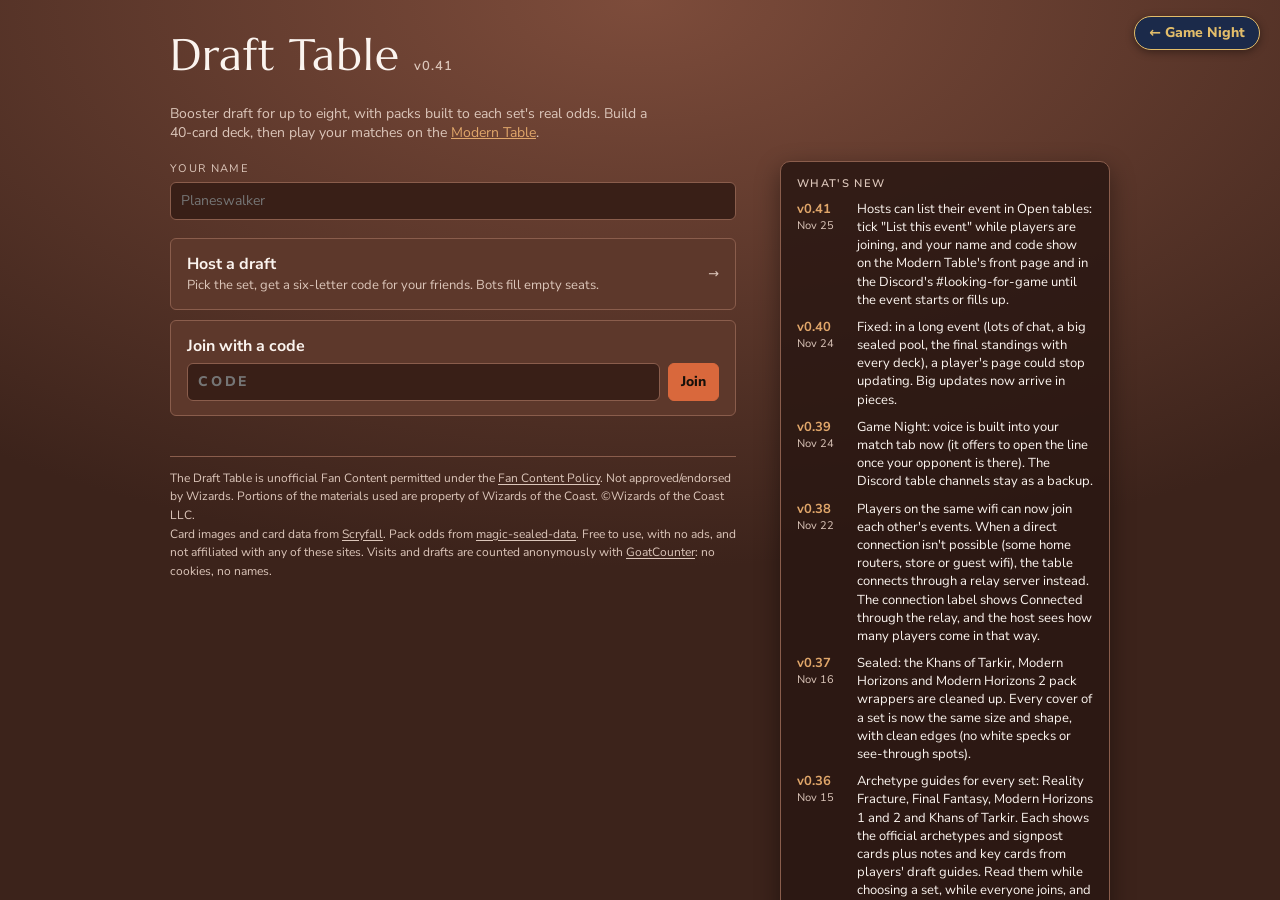
<file: src/draft.src.html>
<!doctype html>
<html lang="en">
<head>
<meta charset="utf-8">
<meta name="viewport" content="width=device-width,initial-scale=1">
<title>Draft Table</title>
<link rel="icon" href="icon.svg" type="image/svg+xml">
<link rel="icon" href="icon-32.png" type="image/png" sizes="32x32">
<link rel="apple-touch-icon" href="apple-touch-icon.png">
<!-- Anonymous visit and game counts (GoatCounter: no cookies, no personal data). The path drops ?t= table codes. -->
<script>window.goatcounter={path:function(p){return String(p).split('?')[0];}};</script>
<script data-goatcounter="https://modern-table.goatcounter.com/count" async src="https://gc.zgo.at/count.js"></script>
<link rel="preconnect" href="https://fonts.googleapis.com">
<link rel="stylesheet" href="https://fonts.googleapis.com/css2?family=Marcellus&family=Nunito+Sans:opsz,wght@6..12,400;6..12,600;6..12,800&display=swap">
<style>
/* Same type and layout as the Modern Table, in mahogany instead of green felt so you can tell the two apart at a glance. */
:root{
  --felt:#5e3a2e; --felt2:#4e3026; --rail:#3c231b; --line:#8a5d4c; --ink:#fbf4ef; --dim:#dcc6ba;
  --brass:#e0a66a; --go:#d9683c; --bad:#e2574c; --good:#5fc98d; --opp:#7fb3ff;
  --well:#391f17; --chip:#5d382b; --chip2:#6e4334; --glow:#7d4c3b; --deep:#2a1712; --deepa:#2a1712d9; --btn:#71483a; --cardbg:#7a5445; --voice:#5865f2;
  --display:"Marcellus",Georgia,serif; --ui:"Nunito Sans",system-ui,-apple-system,"Segoe UI",sans-serif;
  color-scheme:dark;
}
*{box-sizing:border-box}
html,body{height:100%;margin:0}
body{background:var(--rail);color:var(--ink);font:14px/1.4 var(--ui);overflow:hidden;user-select:none;-webkit-user-select:none}
button,input,select{font:inherit;color:inherit}
button{cursor:pointer;background:var(--btn);border:1px solid var(--line);border-radius:6px;padding:7px 12px}
button:hover{border-color:var(--brass)}
button:focus-visible,input:focus-visible,select:focus-visible,a:focus-visible{outline:2px solid var(--brass);outline-offset:1px}
button.go{background:var(--go);border-color:var(--go);color:#1c0c05;font-weight:800}
button.ghost{background:transparent}
button.sm{font-size:12px;padding:3px 8px}
button.on{border-color:var(--brass);color:var(--brass)}
button:disabled{opacity:.45;cursor:default}button:disabled:hover{border-color:var(--line)}
input,select{background:var(--well);border:1px solid var(--line);border-radius:6px;padding:8px 10px}
input{user-select:text;-webkit-user-select:text}
a{color:var(--brass)}
h1,h2,h3{font-family:var(--display);font-weight:400;margin:0;text-wrap:balance}
[hidden]{display:none!important}
.screen{height:100%}
.hint{color:var(--dim)}

#lobby{position:relative;display:grid;place-items:center;background:radial-gradient(120% 90% at 50% 0%,var(--glow),var(--rail) 70%);overflow:auto;padding:24px 16px}
.lobbybox{width:min(940px,100%);display:grid;grid-template-columns:minmax(0,1fr) 330px;gap:18px 44px;align-items:start}
.lhead,.lmain{display:flex;flex-direction:column;gap:18px;min-width:0}.lhead{grid-column:1/-1}
@media (max-width:920px){.lobbybox{grid-template-columns:minmax(0,1fr);width:min(560px,100%)}}
.news{display:flex;flex-direction:column;gap:9px;background:var(--deepa);border:1px solid var(--line);border-radius:10px;padding:14px 16px 16px;box-shadow:0 8px 24px #0006}
.news h4{margin:0;font:600 11px var(--ui);letter-spacing:.12em;text-transform:uppercase;color:var(--dim)}
.newsrow{display:grid;grid-template-columns:52px 1fr;gap:8px;font-size:13px;color:var(--ink);line-height:1.4}
.newsrow b{color:var(--brass);font-variant-numeric:tabular-nums}.newsrow b small{display:block;color:var(--dim);font-weight:400;font-size:11px}
.news a{color:var(--brass);font-size:13px}
.lobbybox h1{font-size:44px;letter-spacing:.02em}
.lobbybox p{margin:0;color:var(--dim);max-width:60ch}
.lobbybox p.legal{max-width:none;font:12px/1.55 var(--ui);color:var(--dim);border-top:1px solid var(--line);padding-top:12px;margin-top:4px}.lobbybox p.legal a{color:inherit;text-decoration:underline;text-underline-offset:2px}
.field{display:flex;flex-direction:column;gap:6px}
.field label{font-size:11px;letter-spacing:.12em;text-transform:uppercase;color:var(--dim)}
.choices{display:grid;gap:10px}
.choice{display:flex;gap:12px;align-items:center;justify-content:space-between;text-align:left;padding:14px 16px;background:var(--chip)}
.choice b{display:block;font-size:16px}.choice span{color:var(--dim);font-size:13px}
/* the way back to the Modern Table wears the Modern Table's colours */
.corner{position:absolute;top:16px;right:20px;border:1px solid #d9b25f;border-radius:99px;padding:6px 14px;text-decoration:none;font-weight:800;color:#d9b25f;background:#16272b;box-shadow:0 2px 8px #0006}
.corner:hover{background:#1c3238;color:#f0cf85}
.joinrow{display:flex;gap:8px}.joinrow input{flex:1;text-transform:uppercase;letter-spacing:.2em;font-weight:800;min-width:0}

#room{display:flex;flex-direction:column;background:var(--felt2)}
.topbar{display:flex;gap:10px;align-items:center;padding:10px 16px;border-bottom:1px solid var(--line);background:var(--rail);flex-wrap:wrap}
.topbar h2{font-size:22px;margin-right:auto}
.pill{font-size:12px;padding:3px 9px;border-radius:99px;border:1px solid var(--line);color:var(--dim);white-space:nowrap}
.pill.ok{color:var(--good);border-color:var(--good)}.pill.warn{color:var(--go);border-color:var(--go)}
.pill b{color:var(--ink);letter-spacing:.15em;user-select:text;-webkit-user-select:text}
.body{flex:1;min-height:0;display:grid;grid-template-columns:230px 1fr}
#rail{border-right:1px solid var(--line);background:var(--rail);overflow:auto;padding:12px;display:flex;flex-direction:column;gap:6px}
#rail h3{font-size:12px;font-family:var(--ui);font-weight:800;letter-spacing:.12em;text-transform:uppercase;color:var(--dim);margin:4px 0}
.seat{display:grid;grid-template-columns:18px 1fr auto;gap:6px;align-items:center;padding:6px 8px;border:1px solid transparent;border-radius:6px}
.seat.me{border-color:var(--brass);background:var(--chip)}
.seat .dot{width:9px;height:9px;border-radius:50%;background:var(--line)}
.seat.on .dot{background:var(--good)}.seat.busy .dot{background:var(--go)}.seat.off .dot{background:var(--bad)}
.seat small{color:var(--dim);display:block}
.seat .nm{overflow:hidden;text-overflow:ellipsis;white-space:nowrap}
.arrow{color:var(--dim);font-size:12px;text-align:center}
#main{overflow:auto;padding:16px 20px;display:flex;flex-direction:column;gap:14px;min-width:0}
#main>*{flex:none}
.bar{display:flex;gap:10px;align-items:center;flex-wrap:wrap}
.bar h3{font-size:22px}
.clock{font:800 18px var(--ui);font-variant-numeric:tabular-nums;color:var(--brass);min-width:3ch}
.clock.low{color:var(--bad)}
.grid{display:grid;grid-template-columns:repeat(auto-fill,minmax(150px,1fr));gap:10px}
.grid.sm{grid-template-columns:repeat(auto-fill,minmax(96px,1fr));gap:6px}
.grid.xs{grid-template-columns:repeat(auto-fill,minmax(64px,1fr));gap:4px}
.c{position:relative;aspect-ratio:488/680;border-radius:4.6%/3.3%;background:var(--cardbg);box-shadow:0 2px 6px #0008;cursor:pointer;overflow:hidden;transition:transform .12s,box-shadow .12s}
.c:hover{transform:translateY(-3px)}
.c img{position:absolute;inset:0;width:100%;height:100%;display:block;pointer-events:none}
.c .txt{position:absolute;inset:0;padding:7%;display:flex;flex-direction:column;gap:3px;font-size:11px;line-height:1.15;border:1px solid var(--line);border-radius:inherit;pointer-events:none;overflow:hidden}
.c .txt i{color:var(--dim);font-style:normal}
.c.sel{box-shadow:0 0 0 3px var(--go),0 6px 16px #000a;transform:translateY(-6px)}
.c.foil::after{content:"";position:absolute;inset:0;pointer-events:none;background:linear-gradient(115deg,transparent 20%,#7fd4ff33 38%,#ffd87a40 50%,#ff8ad033 62%,transparent 80%);mix-blend-mode:screen}
.c .tag{position:absolute;left:4%;bottom:3%;font-size:9px;font-weight:800;letter-spacing:.1em;background:#000c;color:var(--brass);padding:1px 5px;border-radius:3px;pointer-events:none}
.sec{font-size:11px;letter-spacing:.12em;text-transform:uppercase;color:var(--dim);margin:6px 0 2px}
.panes{display:grid;grid-template-columns:1fr 1fr;gap:18px;align-items:start}
.pane .bar h3{font-size:18px}
.sec b{color:var(--brass);font-size:13px;margin-left:4px}.sec span{text-transform:none;letter-spacing:0}
.regions{--w:clamp(76px,6.6vw,124px);display:flex;flex-wrap:wrap;gap:4px 26px;align-items:flex-start}
.cols{display:flex;gap:6px;align-items:flex-start;padding:4px 2px 8px}
.col{width:var(--w);flex:none;display:flex;flex-direction:column}
.col .c + .c{margin-top:calc(var(--w) * -1.2)}
.col .c:hover{transform:none;box-shadow:0 0 0 2px var(--brass)}
.colh{font-size:11px;font-weight:800;color:var(--ink);text-align:center;margin-bottom:4px}.colh span{color:var(--dim);font-weight:600}
.pane{background:var(--well);border:1px solid var(--line);border-radius:8px;padding:12px;min-height:120px}
.lands{display:flex;gap:10px;flex-wrap:wrap;align-items:center}
.land{display:flex;gap:4px;align-items:center;border:1px solid var(--line);border-radius:6px;padding:3px 6px}
.land .lart{width:30px;height:42px;border-radius:3px;background:var(--deep) center/cover no-repeat;flex:none;box-shadow:0 1px 3px #0008}
.bart{display:flex;flex-direction:column;gap:3px;font:700 10px var(--ui);letter-spacing:.08em;text-transform:uppercase;color:var(--dim)}.bart select{font:600 12px var(--ui);letter-spacing:0;text-transform:none;background:var(--deep);color:var(--ink);border:1px solid var(--line);border-radius:5px;padding:3px 5px}
.land b{min-width:2ch;text-align:center;font-variant-numeric:tabular-nums}
.land button{padding:1px 8px}
table{border-collapse:collapse;width:100%;max-width:640px}
th,td{text-align:left;padding:6px 10px;border-bottom:1px solid var(--line)}
th{font-size:11px;letter-spacing:.1em;text-transform:uppercase;color:var(--dim);font-weight:800}
td.n,th.n{text-align:right;font-variant-numeric:tabular-nums}
.match{border:1px solid var(--line);border-radius:8px;padding:12px;display:flex;flex-direction:column;gap:8px;max-width:640px;background:var(--well)}
.match.mine{border-color:var(--brass)}
.chips{display:flex;gap:6px;flex-wrap:wrap}
.setrow{display:flex;gap:12px;flex-wrap:wrap;align-items:end}
#zoom{position:fixed;z-index:80;pointer-events:none;display:flex;gap:6px}
#zoom img{width:300px;border-radius:14px;box-shadow:0 10px 30px #000c}
#toast{position:fixed;left:50%;bottom:26px;transform:translateX(-50%);background:#000d;border:1px solid var(--brass);padding:8px 16px;border-radius:99px;opacity:0;transition:opacity .3s;pointer-events:none;z-index:90}
/* sealed (v0.16): the prerelease kit, opened one pack at a time */
.c.promo .tag{color:#ffe7b0;background:#7a1d16e6;border:1px solid #f3cf8a}
.kit{display:flex;gap:16px;align-items:flex-end;flex-wrap:wrap;padding:14px 16px;border-radius:10px;background:radial-gradient(120% 100% at 50% 0%,var(--glow),var(--felt) 75%);border:1px solid var(--line)}
.kitbox{height:150px;width:auto;display:block;filter:drop-shadow(0 6px 10px #0009)}
.packs{display:flex;gap:10px;flex-wrap:wrap;align-items:flex-end}
.pk{position:relative;width:84px;height:150px;padding:0;border:0;background:none;border-radius:4px;transition:transform .15s ease,opacity .2s}
.pk img{width:100%;height:100%;object-fit:contain;display:block;filter:drop-shadow(0 6px 8px #0009);pointer-events:none}
.pk.drawn{background:linear-gradient(160deg,#3b1f52,#1d2a4a 55%,#0f1730);box-shadow:0 6px 14px #0008;color:#fff}
.pk.drawn::before,.pk.drawn::after{content:"";position:absolute;left:0;right:0;height:7px;background:repeating-linear-gradient(90deg,#c9d7ea 0 4px,#8ea2c2 4px 8px);opacity:.85}
.pk.drawn::before{top:0}.pk.drawn::after{bottom:0}
.pk .pt{position:absolute;left:0;right:0;bottom:14px;font:11px/1.15 var(--display);text-align:center;letter-spacing:.06em;text-transform:uppercase;padding:0 4px}
.pk .pn{position:absolute;top:-8px;right:-6px;width:20px;height:20px;border-radius:50%;background:var(--rail);border:1px solid var(--line);font:800 11px/18px var(--ui);color:var(--dim);text-align:center}
.pk:hover:not(:disabled){transform:translateY(-6px) rotate(-1.5deg);border-color:transparent}
.pk:disabled{opacity:.22;cursor:default;transform:none}
.pk:disabled:hover{border-color:transparent}
.promo{display:flex;flex-direction:column;gap:6px;align-items:center}
.promo .c{width:96px}
.cardback{position:relative;width:96px;aspect-ratio:488/680;padding:0;border:0;border-radius:4.6%/3.3%;overflow:hidden;background:var(--deep);box-shadow:0 4px 10px #0009;transition:transform .15s}
.cardback img{position:absolute;inset:0;width:100%;height:100%;display:block;pointer-events:none}
.cardback:hover{transform:translateY(-6px) rotate(1.5deg)}
.cardback.ready{animation:glow 1.6s ease-in-out infinite}
@keyframes glow{50%{box-shadow:0 0 0 3px #e0a66a99,0 0 22px #e0a66a99}}
.kitside{margin-left:auto;display:flex;flex-direction:column;gap:8px;align-items:flex-end}
.kitside .row{display:flex;gap:8px;flex-wrap:wrap;justify-content:flex-end}
.reveal{background:var(--well);border:1px solid var(--line);border-radius:8px;padding:12px;display:flex;flex-direction:column;gap:10px}
.fan{display:flex;gap:8px;flex-wrap:wrap}
.fan .c{width:clamp(96px,8.6vw,136px);animation:flipin .38s ease both}
.fan .c.hit{box-shadow:0 0 0 2px var(--brass),0 0 18px #e0a66a99}
@keyframes flipin{from{transform:perspective(600px) rotateY(90deg);opacity:0}to{transform:none;opacity:1}}
.dot{display:inline-block;width:10px;height:10px;border-radius:50%;vertical-align:-1px;margin-right:5px;box-shadow:inset 0 0 0 1px #0007}
.pane.over{border-color:var(--brass);box-shadow:inset 0 0 0 2px #e0a66a66}
#ghost{position:fixed;z-index:85;pointer-events:none;width:var(--gw,110px);transform:translate(-50%,-30%) rotate(-3deg);opacity:.92}
#ghost .c{width:100%}
/* Colour dive (v0.17, the maintainer): a rail of colour buttons beside the pool; a colour opens a window with every card of that colour
   (hybrid and multicolour included) and the lands that make it, by mana value across and type down, with Bulk add. */
.poolwrap{display:grid;grid-template-columns:minmax(0,1fr) 150px;gap:16px;align-items:start}
.diverail{display:flex;flex-direction:column;gap:6px;border-left:1px solid var(--line);padding-left:14px;position:sticky;top:8px;margin-top:22px}
.diverail .sec{margin:0 0 2px}
.divebtn{display:flex;align-items:center;gap:8px;text-align:left;padding:6px 8px;background:var(--chip)}
.divebtn b{flex:1;font-weight:700}.divebtn small{color:var(--dim);font-variant-numeric:tabular-nums}
.divebtn.on{border-color:var(--brass);background:var(--chip2)}
.pip{display:inline-grid;place-items:center;width:18px;height:18px;border-radius:50%;font:800 10px/1 var(--ui);color:#1b120e;box-shadow:inset 0 0 0 1px #0007;flex:none}
#dive{position:fixed;z-index:70;top:calc(64px + env(safe-area-inset-top,0px));right:max(16px,env(safe-area-inset-right,0px));width:min(1120px,calc(100vw - 260px));max-height:calc(100vh - 88px);display:flex;flex-direction:column;background:var(--felt2);border:1px solid var(--brass);border-radius:10px;box-shadow:0 18px 50px #000b}
#dive header{display:flex;gap:10px;align-items:center;flex-wrap:wrap;padding:10px 14px;border-bottom:1px solid var(--line);background:var(--rail);border-radius:10px 10px 0 0}
#dive header h3{font-size:22px;display:flex;gap:8px;align-items:center}
#dive .dvbody{overflow:auto;padding:12px 14px 16px;--w:clamp(76px,6.2vw,112px)}
.dvgrid{display:grid;grid-template-columns:min-content repeat(7,var(--w));justify-content:start;gap:8px 10px;align-items:start}
.dvgrid .rowh{font-size:11px;font-weight:800;letter-spacing:.1em;text-transform:uppercase;color:var(--dim);writing-mode:vertical-rl;transform:rotate(180deg);text-align:end;align-self:stretch;padding:4px 0;border-right:1px solid var(--line);padding-right:4px}
.dvgrid .colh{margin:0}
.dvgrid .cell{min-height:20px}
.dvgrid .lands{grid-column:2 / -1;display:flex;flex-wrap:wrap;gap:8px}
.dvgrid .lands .c{width:var(--w)}
.c.indk{box-shadow:0 0 0 2px var(--good),0 2px 6px #0008}
.dvsw{display:flex;gap:4px}.pipbtn{padding:3px;border-radius:50%;background:transparent;border:1px solid transparent;line-height:0}.pipbtn.on{border-color:var(--brass)}.pipbtn .pip{width:26px;height:26px;font-size:11px}.pip.ms{position:relative;overflow:hidden}.pip.ms img{position:absolute;inset:0;width:100%;height:100%;display:block}
.pipbtn:not(.on){opacity:.55}.pipbtn:not(.on):hover{opacity:1}
.c.indk .tag,.c.promo.indk .tag{color:var(--good);background:#000c;border:0}
#dive .empty{color:var(--dim);padding:6px 0}
@media (max-width:760px){ .poolwrap{grid-template-columns:1fr} .diverail{border-left:0;padding-left:0;position:static;flex-direction:row;flex-wrap:wrap} #dive{left:8px;right:8px;width:auto;top:8px;max-height:calc(100vh - 16px)} .dvgrid{grid-template-columns:min-content repeat(7,72px)} }
@media (prefers-reduced-motion:reduce){ .fan .c{animation:none} .cardback.ready{animation:none} .pk{transition:none} }
@media (max-width:760px){ .regions{--w:76px} .pk{width:58px;height:104px} .kitbox{height:104px} .promo .c,.cardback{width:70px} .kitside{margin-left:0;align-items:flex-start} .body{grid-template-columns:1fr} #rail{border-right:0;border-bottom:1px solid var(--line);max-height:26vh} .panes{grid-template-columns:1fr} .grid{grid-template-columns:repeat(auto-fill,minmax(110px,1fr))} }

/* ===== Game Night (v0.26) =====
   One engine, four felts: Game Night (navy), Draft Table (mahogany, the default above), Sealed Table (plum), Cube Table (olive).
   The page's own felt comes from VARIANT; inside an event the felt follows the event (themeFor). */
body.th-gn{--felt:#1b2a4a;--felt2:#142039;--rail:#0b1324;--line:#34497a;--ink:#edf1fa;--dim:#a3b0cc;--brass:#e2bd6a;--go:#e2bd6a;--well:#101a33;--chip:#17254a;--chip2:#21325a;--glow:#273d6b;--deep:#0a1020;--deepa:#0a1020d9;--btn:#21325a;--cardbg:#2c3d63}
body.th-st{--felt:#4a2a4e;--felt2:#3c2140;--rail:#2a1630;--line:#7a5480;--ink:#f8f0f8;--dim:#d6c2d8;--brass:#e9b3df;--go:#d67fc4;--well:#311a35;--chip:#4f2c54;--chip2:#5f3565;--glow:#6b3c71;--deep:#22102a;--deepa:#22102ad9;--btn:#5a3460;--cardbg:#6a4870}
body.th-ct{--felt:#3c4428;--felt2:#313822;--rail:#20261a;--line:#69744b;--ink:#f3f4ea;--dim:#c7ccb0;--brass:#d9d47c;--go:#b5c450;--well:#272d1c;--chip:#3d4529;--chip2:#4a5432;--glow:#56613a;--deep:#171b11;--deepa:#171b11d9;--btn:#4a5432;--cardbg:#5d6743}
button.go{color:#16100a}
.corner.to-gn{border-color:#e2bd6a;color:#e2bd6a;background:#1b2a4a}.corner.to-gn:hover{background:#273d6b;color:#f2d58f}
/* front-page choices with a felt swatch of the table they open */
.choice.sw{display:grid;grid-template-columns:44px minmax(0,1fr) auto;gap:14px;align-items:center;text-decoration:none;color:var(--ink);border:1px solid var(--line);border-radius:6px}
.choice.sw:hover{border-color:var(--brass)}
.choice.sw > span:nth-child(2) > span{display:block}
.choice .to{display:inline-block;margin-top:5px;font-size:11px;font-weight:800;letter-spacing:.08em;text-transform:uppercase}
.choice.feature{border-color:var(--brass);background:linear-gradient(180deg,var(--glow),var(--chip))}
.choice.feature b{font-family:var(--display);font-weight:400;font-size:21px;letter-spacing:.01em}
.felt{width:44px;height:44px;border-radius:8px;position:relative;background:radial-gradient(circle at 50% 35%,var(--sw-glow),var(--sw-felt) 75%);border:1px solid var(--sw-line);box-shadow:inset 0 1px 0 #ffffff14}
.felt i{position:absolute;width:13px;height:18px;border-radius:2px;top:13px;background:var(--sw-card);box-shadow:0 1px 3px #0009}
.felt i:first-child{left:9px;transform:rotate(-9deg)}.felt i:last-child{right:9px;transform:rotate(7deg);background:var(--sw-card2)}
.sw-gn{--sw-felt:#1b2a4a;--sw-glow:#2c4476;--sw-line:#34497a;--sw-card:#e2bd6a;--sw-card2:#edf1fa}
.sw-dt{--sw-felt:#5e3a2e;--sw-glow:#875240;--sw-line:#8a5d4c;--sw-card:#e0a66a;--sw-card2:#fbf4ef}
.sw-st{--sw-felt:#4a2a4e;--sw-glow:#704076;--sw-line:#7a5480;--sw-card:#e9b3df;--sw-card2:#f8f0f8}
.sw-ct{--sw-felt:#3c4428;--sw-glow:#5c6840;--sw-line:#69744b;--sw-card:#d9d47c;--sw-card2:#f3f4ea}
.to.gn{color:#e2bd6a}.to.dt{color:#e0a66a}.to.st{color:#e9b3df}.to.ct{color:#d9d47c}
.steps{margin:0;padding:0;list-style:none;display:flex;flex-direction:column;gap:10px;counter-reset:s}
.steps li{display:grid;grid-template-columns:24px 1fr;gap:8px;font-size:13px;color:var(--ink)}
.steps li::before{counter-increment:s;content:counter(s);width:22px;height:22px;border-radius:50%;border:1px solid var(--brass);color:var(--brass);display:grid;place-items:center;font-weight:800;font-size:12px}
/* the room: chat column beside the main area */
.body.chatty{grid-template-columns:230px minmax(0,1fr) 300px}
#chatCol{display:flex;flex-direction:column;border-left:1px solid var(--line);background:var(--rail);min-height:0;min-width:0}
#chatCol h3{font:800 12px var(--ui);letter-spacing:.12em;text-transform:uppercase;color:var(--dim);margin:0;padding:12px 14px 8px}
#msgs{flex:1;overflow:auto;padding:0 14px 10px;display:flex;flex-direction:column;gap:7px;min-height:0;user-select:text;-webkit-user-select:text}
.msg{font-size:13px;line-height:1.4;overflow-wrap:anywhere}
.msg b{margin-right:6px}.msg time{color:var(--dim);font-size:11px;margin-right:6px;font-variant-numeric:tabular-nums}
.msg.sys{color:var(--dim);font-style:italic}
.chatform{display:flex;gap:8px;padding:10px 14px;border-top:1px solid var(--line)}
.chatform input{flex:1;min-width:0}
@media (max-width:1150px){.body.chatty{grid-template-columns:210px minmax(0,1fr)} .body.chatty #chatCol{grid-column:1/-1;border-left:0;border-top:1px solid var(--line);max-height:300px}}
@media (max-width:760px){.body.chatty{grid-template-columns:1fr} .body.chatty #chatCol{grid-column:auto}}
.seat .rec{font-variant-numeric:tabular-nums;font-size:12px;color:var(--dim)}
.announce{display:grid;grid-template-columns:auto minmax(0,1fr) auto;gap:4px 14px;align-items:center;padding:14px 16px;border-radius:10px;border:1px solid var(--brass);background:linear-gradient(180deg,var(--glow),var(--felt));max-width:1000px}
.announce .rd{grid-row:1/3;font-family:var(--display);font-size:30px;color:var(--brass);line-height:1;text-align:center;min-width:52px}
.announce .rd small{display:block;font:800 10px var(--ui);letter-spacing:.14em;color:var(--dim);margin-top:2px}
.announce b{font-size:16px;grid-column:2}.announce .sub{color:var(--dim);font-size:13px;grid-column:2}
.announce .act{grid-column:3;grid-row:1/3;display:flex;gap:8px;align-items:center;flex-wrap:wrap;justify-content:flex-end}
@media (max-width:640px){.announce{grid-template-columns:auto minmax(0,1fr)}.announce .act{grid-column:1/-1;grid-row:auto;justify-content:flex-start}}
.bigclock{font:800 22px var(--ui);font-variant-numeric:tabular-nums;color:var(--brass);text-align:right;line-height:1}
.bigclock small{display:block;font:800 10px var(--ui);letter-spacing:.14em;color:var(--dim);margin-top:4px}
.bigclock.low{color:var(--bad)}
.tables{display:grid;grid-template-columns:repeat(2,minmax(0,1fr));gap:14px;max-width:1000px}
@media (max-width:900px){.tables{grid-template-columns:minmax(0,1fr)}}
.tbl{display:flex;flex-direction:column;gap:10px;padding:12px;border:1px solid var(--line);border-radius:10px;background:var(--felt)}
.tbl.mine{border-color:var(--brass);box-shadow:0 0 0 1px var(--brass),0 6px 18px #0007}
.tbl.done{opacity:.72}
.tbl .th{display:flex;align-items:baseline;gap:8px}.tbl .th h3{font-size:20px}
.tbl .st{margin-left:auto;font-size:12px;color:var(--dim);font-variant-numeric:tabular-nums;text-align:right}
.tbl .st.live{color:var(--good)}.tbl .st.fin{color:var(--brass)}.tbl .st.warn{color:var(--go)}.tbl .st.bad{color:var(--bad)}
.ttop{display:grid;grid-template-columns:minmax(0,1fr) auto minmax(0,1fr);align-items:center;gap:8px;padding:14px 12px;border-radius:999px/60px;background:radial-gradient(ellipse at 50% 40%,var(--glow),var(--felt2) 80%);border:1px solid var(--line)}
.tpl{min-width:0}.tpl.r{text-align:right}
.tpl .n{font-weight:800;font-size:15px;overflow:hidden;text-overflow:ellipsis;white-space:nowrap}
.tpl .d{font-size:12px;color:var(--dim);overflow:hidden;text-overflow:ellipsis;white-space:nowrap}
.tpl.win .n{color:var(--brass)}
.tvs{display:flex;gap:4px;align-items:center}
.tpip{width:10px;height:10px;border-radius:50%;border:1px solid var(--brass)}.tpip.w{background:var(--brass)}
.tvs .x{font-family:var(--display);color:var(--dim);margin:0 4px}
.tacts{display:flex;gap:8px;flex-wrap:wrap;align-items:center}
.vbtn{display:inline-flex;gap:7px;align-items:center;font-weight:700;border-color:#5865f2aa;background:#5865f222;text-decoration:none;color:var(--ink);border:1px solid #5865f2aa;border-radius:6px;padding:3px 8px;font-size:12px}
.vbtn:hover{border-color:var(--voice);background:#5865f244}
.vbtn svg{width:15px;height:15px;flex:none}
a.btnlink{text-decoration:none}
.sect{display:flex;flex-direction:column;gap:8px;max-width:1000px}
.secthead{display:flex;align-items:baseline;gap:10px}
.secthead .cap{font-size:11px;letter-spacing:.12em;text-transform:uppercase;color:var(--dim);font-weight:800}
.secthead small{color:var(--dim);font-size:12px}
.stand{max-width:none}
.stand td small{display:block;color:var(--dim);font-size:11px;font-weight:600}
.stand tr.me td{color:var(--brass);font-weight:800}
.empty{border:1px dashed var(--line);border-radius:10px;padding:22px;text-align:center;color:var(--dim);max-width:1000px}
/* lock in a deck (Modern night) */
.deckgrid{display:grid;grid-template-columns:minmax(0,1fr) minmax(0,340px);gap:16px;align-items:start;max-width:1100px}
@media (max-width:1000px){.deckgrid{grid-template-columns:minmax(0,1fr)}}
.dtabs{display:flex;gap:6px;margin-bottom:10px;flex-wrap:wrap;align-items:center}
.dtabs input{flex:1;min-width:140px;padding:5px 9px}
.dlist{display:grid;grid-template-columns:repeat(auto-fill,minmax(200px,1fr));gap:8px}
.dk{text-align:left;display:flex;flex-direction:column;gap:2px;padding:9px 12px;background:var(--chip)}
.dk b{font-size:14px}.dk span{font-size:12px;color:var(--dim)}
.dk.sel{border-color:var(--brass);box-shadow:0 0 0 1px var(--brass)}
.lockcard{position:sticky;top:0;display:flex;flex-direction:column;gap:12px;padding:16px;border:1px solid var(--line);border-radius:10px;background:var(--felt)}
.lockcard h3{font-size:24px}
.lockcard .keys{font-size:13px;color:var(--dim)}.lockcard .keys b{color:var(--ink);font-weight:600}
.confirm{border:1px solid var(--brass);border-radius:8px;padding:12px;display:flex;flex-direction:column;gap:10px;background:var(--chip)}
.confirm p{margin:0;font-size:13px}
.lockedbox{display:flex;gap:10px;align-items:center;padding:10px 12px;border-radius:8px;border:1px solid var(--brass);color:var(--brass);font-weight:800}
.lockedbox svg{width:18px;height:18px;flex:none}
/* a small window of our own (the page never uses confirm() for event choices) */
#veil{position:fixed;inset:0;background:#0009;display:grid;place-items:center;z-index:95;padding:16px}
.dialog{width:min(440px,100%);background:var(--felt);border:1px solid var(--brass);border-radius:12px;padding:18px;display:flex;flex-direction:column;gap:12px;box-shadow:0 20px 50px #000b}
.dialog h3{font-size:22px}.dialog p{margin:0;color:var(--dim);font-size:13px}
.dialog .cap{font-size:11px;letter-spacing:.12em;text-transform:uppercase;color:var(--dim);font-weight:800}
.res{display:grid;grid-template-columns:1fr 1fr;gap:8px}.res button{padding:10px}.res .wide{grid-column:1/-1}
.drow{display:flex;gap:8px;justify-content:flex-end;flex-wrap:wrap}
/* v0.36: clan choice and the clan's seeded booster */
.clans{margin-top:16px;display:flex;flex-direction:column;gap:10px}
.clrow{display:grid;grid-template-columns:repeat(auto-fill,minmax(150px,1fr));gap:10px}
.clan{display:flex;flex-direction:column;align-items:flex-start;gap:4px;padding:10px 12px;text-align:left;border-radius:8px;background:var(--chip);border:1px solid var(--line)}
.clan b{font-size:15px;color:var(--ink)}.clan .cm{font-size:12px;color:var(--dim)}.clan .cw{font-size:12px;color:var(--brass);min-height:1.2em}
.clan.on{border-color:var(--brass);box-shadow:0 0 0 1px var(--brass) inset;background:var(--chip2)}
.pk.seed{background:linear-gradient(160deg,var(--sa) 0 33%,var(--sb) 33% 66%,var(--sc) 66%);}
.pk.seed::before,.pk.seed::after{background:repeating-linear-gradient(90deg,#d9c58f 0 4px,#9c8452 4px 8px)}
.pk.seed .gpips{position:absolute;top:16px;left:0;right:0;justify-content:center}
.pk.seed .pt{bottom:12px;background:#000a;padding:4px 2px;font-size:9px}.pk.seed .pt b{display:block;font-size:12px;letter-spacing:.08em}
/* cube archetype guide (v0.28) */
#guide{position:fixed;inset:0;z-index:75;background:#000a;display:grid;place-items:center;padding:16px}
.gpanel{width:min(1180px,100%);height:min(100%,900px);display:flex;flex-direction:column;background:var(--felt);border:1px solid var(--brass);border-radius:12px;box-shadow:0 20px 50px #000b;overflow:hidden}
.ghead{display:flex;align-items:center;gap:16px;flex-wrap:wrap;padding:14px 18px;border-bottom:1px solid var(--line);background:var(--deepa)}
.ghead h2{margin:0;font:600 20px var(--display,var(--ui));color:var(--ink)}
.gfilt{display:flex;align-items:center;gap:4px;margin-left:auto;flex-wrap:wrap}.gfilt .hint{margin-right:4px}
.gscroll{flex:1;overflow:auto;padding:14px 18px 20px;min-height:0;user-select:text;-webkit-user-select:text}
.gnote{margin:0 0 12px}
.ggrid{display:grid;grid-template-columns:repeat(auto-fill,minmax(300px,1fr));gap:12px}
.garch{background:var(--chip);border:1px solid var(--line);border-radius:10px;padding:12px 14px;display:flex;flex-direction:column;gap:8px;min-width:0}
.gtop{display:flex;align-items:flex-start;gap:10px;justify-content:space-between}
.garch h3{margin:0;font-size:15px;color:var(--ink);text-wrap:balance}
.garch p{margin:0;font-size:13px;line-height:1.5;color:var(--ink);opacity:.9}
.gpips{display:flex;gap:3px;flex:none}
.gany{font-size:11px;letter-spacing:.08em;text-transform:uppercase;color:var(--dim);white-space:nowrap}
.gkeys{display:flex;flex-wrap:wrap;gap:5px;margin-top:auto}
.gk{font-size:12px;padding:3px 8px;border-radius:4px;background:var(--well);border:1px solid var(--line);color:var(--ink);cursor:default}
.gk.sp{border-color:var(--brass);color:var(--ink);background:var(--deep)}
.gk.inpk{border-color:var(--go);box-shadow:0 0 0 1px var(--go) inset}.gk i{font-style:normal;font-size:10px;letter-spacing:.06em;text-transform:uppercase;color:var(--go)}
.gl{font-size:10px;letter-spacing:.09em;text-transform:uppercase;color:var(--dim);align-self:center;margin-right:2px}
.gfoot{display:flex;flex-direction:column;gap:6px;margin-top:auto}.gfoot .gkeys{margin-top:0}
.garch .gp{font-size:12.5px;opacity:1;color:var(--dim);border-left:2px solid var(--line);padding-left:8px}.garch .gp .gl{margin-right:4px}
.grank{font-size:11px;color:var(--brass);letter-spacing:.04em;margin-top:-4px}
.gabout{margin:0 0 14px;max-width:110ch;font-size:13.5px;line-height:1.55;color:var(--ink)}
.gsrc{margin:16px 0 0}.gsrc a{color:var(--brass)}
.gk:hover{border-color:var(--brass)}
.gk.mine{border-color:var(--good);color:var(--good)}
.lguide{margin-top:18px;display:flex;flex-direction:column;gap:10px}.lguide .bar{flex-wrap:wrap;gap:10px}.lguide .gfilt{margin-left:auto}.lguide .gnote{margin:0}
@media (max-width:760px){ .lguide .gfilt{margin-left:0} .ghead{position:relative;padding-right:56px} #guideX{position:absolute;top:14px;right:14px} .gfilt{margin-left:0} .gfilt .hint{flex-basis:100%} .ggrid{grid-template-columns:1fr} }
</style>
</head>
<body>
<div id="lobby" class="screen">
  <a class="corner" href="../">Modern Table →</a>
  <div class="lobbybox">
    <div class="lhead"><h1>Draft Table <small id="verTag" style="font:600 13px var(--ui);color:var(--dim);letter-spacing:.08em"></small></h1>
    <p>Booster draft for up to eight, with packs built to each set's real odds. Build a 40-card deck, then play your matches on the <a href="../">Modern Table</a>.</p></div>
    <div class="lmain">
    <div class="field"><label for="nameIn">Your name</label><input id="nameIn" maxlength="20" placeholder="Planeswalker"></div>
    <div class="choices">
      <button class="choice" id="hostBtn"><div><b>Host a draft</b><span>Pick the set, get a six-letter code for your friends. Bots fill empty seats.</span></div><span>→</span></button>
      <button class="choice" id="sealedBtn"><div><b>Host a sealed event</b><span>Everyone opens six packs (for Reality Fracture, a prerelease kit with a foil promo), builds 40 cards, then plays three rounds.</span></div><span>→</span></button>
      <div class="choice" style="border:1px solid var(--line);border-radius:6px">
        <div style="flex:1;min-width:0"><b>Join with a code</b><div class="joinrow" style="margin-top:6px"><input id="codeIn" maxlength="6" placeholder="CODE" aria-label="Draft code"><button id="joinBtn" class="go">Join</button></div></div>
      </div>
      <button class="choice" id="resumeBtn" hidden><div><b>Return to your event</b><span id="resumeTxt"></span></div><span>→</span></button>
    </div>
    <p id="lobbyMsg" style="color:var(--go)"></p>
    <p class="legal">The Draft Table is unofficial Fan Content permitted under the <a href="https://company.wizards.com/en/legal/fancontentpolicy" target="_blank" rel="noopener">Fan Content Policy</a>. Not approved/endorsed by Wizards. Portions of the materials used are property of Wizards of the Coast. ©Wizards of the Coast LLC.<br>Card images and card data from <a href="https://scryfall.com/" target="_blank" rel="noopener">Scryfall</a>. Pack odds from <a href="https://github.com/taw/magic-sealed-data" target="_blank" rel="noopener">magic-sealed-data</a>. Free to use, with no ads, and not affiliated with any of these sites. Visits and drafts are counted anonymously with <a href="https://www.goatcounter.com/" target="_blank" rel="noopener">GoatCounter</a>: no cookies, no names.</p>
    </div>
    <aside class="news" id="news" aria-label="What's new"></aside>
  </div>
</div>

<div id="room" class="screen" hidden>
  <div class="topbar"><h2>Draft Table</h2><span class="pill" id="setPill"></span><span class="pill" id="codePill" title="Click to copy"></span><span class="pill" id="netPill"></span><button id="guideBtn" class="ghost sm" hidden>Archetypes</button><button id="leaveBtn" class="ghost sm">Leave</button></div>
  <div class="body" id="roomBody"><div id="rail"></div><div id="main"></div><aside id="chatCol" hidden aria-label="Chat"><h3>Chat</h3><div id="msgs"></div><form class="chatform" id="chatForm"><input id="chatIn" maxlength="300" placeholder="Say something to everyone" aria-label="Chat message" autocomplete="off"><button class="go" type="submit">Send</button></form></aside></div>
</div>
<div id="guide" hidden></div>
<div id="zoom" hidden></div>
<div id="veil" hidden></div>
<div id="toast"></div>

<script src="../src/peerjs.min.js"></script>
<script>
"use strict";
/* GoatCounter event (anonymous count, see the head). Waits up to 20 s for count.js; never throws; once=key counts a thing only once per browser tab. */
function gcEvent(path, title, once){ try{ if(once){ const k='mt_gc_'+once; if(sessionStorage.getItem(k)) return; sessionStorage.setItem(k,'1'); } }catch(e){} let n=0; const go=()=>{ try{ const g=window.goatcounter; if(g && g.count) g.count({path, title:title||path, event:true}); else if(++n<40) setTimeout(go, 500); }catch(e){} }; go(); }
const VERSION = 'v0.41';
/* What's new on the front page (v0.19, like the Modern Table's NEWS): newest first, written for players. Add a line with every version bump. */
const DNEWS = [
  ['v0.41','Nov 25',"Hosts can list their event in Open tables: tick \"List this event\" while players are joining, and your name and code show on the Modern Table's front page and in the Discord's #looking-for-game until the event starts or fills up."],
  ['v0.40','Nov 24',"Fixed: in a long event (lots of chat, a big sealed pool, the final standings with every deck), a player's page could stop updating. Big updates now arrive in pieces."],
  ['v0.39','Nov 24',"Game Night: voice is built into your match tab now (it offers to open the line once your opponent is there). The Discord table channels stay as a backup."],
  ['v0.38','Nov 22',"Players on the same wifi can now join each other's events. When a direct connection isn't possible (some home routers, store or guest wifi), the table connects through a relay server instead. The connection label shows Connected through the relay, and the host sees how many players come in that way."],
  ['v0.37','Nov 16',"Sealed: the Khans of Tarkir, Modern Horizons and Modern Horizons 2 pack wrappers are cleaned up. Every cover of a set is now the same size and shape, with clean edges (no white specks or see-through spots)."],
  ['v0.36','Nov 15',"Archetype guides for every set: Reality Fracture, Final Fantasy, Modern Horizons 1 and 2 and Khans of Tarkir. Each shows the official archetypes and signpost cards plus notes and key cards from players' draft guides. Read them while choosing a set, while everyone joins, and in a window during the draft (Archetypes in the top bar or next to Take). Khans of Tarkir prereleases now work like the real one: pick a clan, then open five packs plus a seeded booster of your clan's colors with a foil clan promo."],
  ['v0.35','Nov 11',"Card text is now built into the site, so drafts and cube drafts keep working when Scryfall's card lookups are down, and a card whose picture can't load shows its text instead of a blank."],
  ['v0.34','Nov 11',"Sealed: Modern Horizons 2 packs now show their real wrapper art, all three covers. Every sealed set has real packs now."],
  ['v0.33','Nov 11',"Sealed: Khans of Tarkir packs now show their real wrapper art, all five covers."],
  ['v0.32','Nov 11',"Sealed: Modern Horizons packs now show their real wrapper art, all three covers."],
  ['v0.31','Nov 11',"Sealed: Final Fantasy packs now show their real wrapper art when you open them."],
  ['v0.30','Nov 11',"Event rooms: tables 1 to 4 now have a Join Table voice button that opens that table's voice channel on our Discord."],
  ['v0.29','Nov 11',"Cube drafts: the cube's archetypes are laid out right on the setup screen, so everyone who has joined can read them while waiting for the draft to start."],
  ['v0.28','Nov 11',"Cube Table: an Archetypes guide for DF07's Legacy Cube, from its maker DackFayden07 (29 archetypes with their key cards, filtered by color), open from the front page or the top bar at any point in the event. Sealed events are prereleases only for Reality Fracture, the one set whose kit and promo we know; other sets open six packs. The Draft Table now hosts drafts only."],
  ['v0.27','Nov 11',"Game Night: at time, the host's Yes enforces the end-of-round turns at every table still playing; No means no time limit, so those matches play out."],
  ['v0.26','Nov 11',"Game Night: a navy page (the Game Night link on the Modern Table) hosts Modern Night Magic for up to eight, and Draft, Sealed and Cube each open straight to their own table's setup. Every event ends in the same matchmaking room: chat, a 3-minute break before each round, tables with their voice channel, one round clock, results confirmed by both players, pairings by standings, and decks revealed in the final standings."],
  ['v0.25','Nov 10',"The Draft Table now keeps an anonymous count of visits and of drafts and sealed events started. No cookies and no names."],
  ['v0.24','Nov 4',"Prerelease kits now show all three Reality Fracture pack covers (Jace, Chandra and Liliana), two of each, in a different order for every player."],
  ['v0.23','Nov 4',"Color dive: the row labels (Creatures, Non-creature spells, Lands) start at the top of their rows."],
  ['v0.22','Nov 4',"The color dive buttons sit a little lower, with more room under the Sort by menu."],
  ['v0.21','Nov 4',"Color dive: the color buttons beside your pool are mana symbols too, and the Draft Table now spells color the American way."],
  ['v0.20','Nov 4',"Color dive: the cards line up from the left edge of the window, and the color buttons in the window are mana symbols."],
  ['v0.19','Nov 4',"A What's new column on the front page, like the Modern Table's."],
  ['v0.18','Nov 4',"Color dive: artifacts and other colorless cards now show in every color's window, and the window has color buttons to switch without closing it."],
  ['v0.17','Nov 4',"Color dive on the deck-building screen: pick a color beside your pool to see all its cards (gold and hybrid included) and the lands that make it, by mana value and type, with Bulk add to put them all in your deck."],
  ['v0.16','Nov 4',"Prereleases: host a sealed event for up to eight. Everyone opens a kit of six packs and a foil promo, one pack at a time, builds 40 cards, then plays three rounds. Cards can also be dragged between deck and pool."],
  ['v0.15','Oct 31',"Choose the art for your basic lands while building. It's the same setting as on the Modern Table, and your deck uses it there."],
  ['v0.13','Oct 23',"The set list shows only the sets whose cards the Modern Table plays fully: Reality Fracture, Final Fantasy, Modern Horizons 1 and 2, Khans of Tarkir and DF07's Legacy Cube."],
  ['v0.12','Oct 17',"Card lookups keep to Scryfall's pace, so card images stop getting stuck."],
  ['v0.11','Oct 17',"If Scryfall doesn't answer, the page says so instead of waiting forever."],
  ['v0.10','Oct 17',"Fan Content notice and credits on the front page."],
  ['v0.9','Oct 17',"New address: modern-table.github.io/draft. Old links forward here and bring your saved decks."],
  ['v0.8','Oct 9',"Cube drafts, starting with DF07's Legacy Cube."],
  ['v0.7','Oct 8',"Your picks are sorted like the deck builder while you draft, and you can move cards to the sideboard as you go."],
  ['v0.3','Oct 6',"The deck builder sorts your cards into creatures, other spells and lands by mana value."],
  ['v0.1','Oct 6',"The Draft Table opens: booster drafts for up to eight with bots filling seats, deck building, and three rounds played on the Modern Table."],
];
// Only the sets and cube whose cards the Modern Table plays fully (2026-10-23); the other set files stay in draft/sets for later.
const READY = ['fra','fin','mh2','mh1','ktk','df07'];
const SETS_ALL = /*__SETS__*/[];
const VARIANT = /*__VARIANT__*/'dt';   // which copy of the page this is (build.py): gn Game Night (night/), dt Draft Table (draft/), st Sealed Table (sealed/), ct Cube Table (cube/)
const DBASE = /*__DBASE__*/'';          // where the set and pack files live, relative to this page (draft/ holds them)
const SETS = SETS_ALL.filter(s=>READY.includes(s.code) && (VARIANT==='ct' ? s.group==='Cubes' : VARIANT==='gn' || s.group!=='Cubes'));
const PREFIX = 'draft-table-v1-';
const BACK_IMG = 'https://backs.scryfall.io/large/0/a/0aeebaf5-8c7d-4636-9e82-8c27447861f7.jpg';   // the card back the Modern Table uses
const KIT_PACKS = 6;                // a prerelease kit: six Play Boosters and one foil promo
const PRE_SETS = ['fra','ktk'];     // v0.28: sets whose prerelease kit we know (Reality Fracture: six Play Boosters and a foil promo from the rare slot; v0.36 Khans of Tarkir: see SEEDED). Other sets' sealed events open six packs, no promo.
/* v0.36: kits with a clan-seeded booster (Khans of Tarkir, 2014): each player picks a clan in the lobby (s.clan, message 'clan'); the kit is SEEDED[set] regular
   boosters plus one seeded booster of that clan (draft/sets/<set>-seeded.json, tools/make_seeded.py) with the foil promo from its promo sheet. */
const SEEDED = {ktk:5};
const CLANS = {ktk:[{k:'abzan', n:'Abzan', c:'WBG', m:'Outlast'}, {k:'jeskai', n:'Jeskai', c:'WUR', m:'Prowess'}, {k:'sultai', n:'Sultai', c:'UBG', m:'Delve'}, {k:'mardu', n:'Mardu', c:'WBR', m:'Raid'}, {k:'temur', n:'Temur', c:'URG', m:'Ferocious'}]};
const clanOf = (set, k) => (CLANS[set]||[]).find(c=>c.k===k) || null;
const isPre = code => PRE_SETS.includes(code);
const CUBE_BY = {df07:'DackFayden07'};   // who made each cube (list and guide): credited on the Cube Table's front page, at setup and in the guide
const GUIDES = /*__GUIDES__*/[];    // v0.28: cubes with an archetype guide in draft/cubes/<code>-archetypes.json; v0.36 sets too, in draft/guides/<code>-archetypes.json (build.py lists them)
const $ = (s, el=document) => el.querySelector(s), $$ = (s, el=document) => [...el.querySelectorAll(s)];
const esc = s => String(s ?? '').replace(/[&<>"']/g, c => ({'&':'&amp;','<':'&lt;','>':'&gt;','"':'&quot;',"'":'&#39;'}[c]));
const sleep = ms => new Promise(r => setTimeout(r, ms));
const store = { get(k, d){ try{ const v = localStorage.getItem(k); return v ? JSON.parse(v) : d; }catch(e){ return d; } }, set(k, v){ try{ localStorage.setItem(k, JSON.stringify(v)); }catch(e){} }, del(k){ try{ localStorage.removeItem(k); }catch(e){} } };
function shuffle(a){ for(let i=a.length-1;i>0;i--){ const j=Math.floor(Math.random()*(i+1)); [a[i],a[j]]=[a[j],a[i]]; } return a; }
function toast(t, ms=2600){ const el=$('#toast'); el.textContent=t; el.style.opacity=1; clearTimeout(toast.t); toast.t=setTimeout(()=>el.style.opacity=0, ms); }

/* Saved data brought over from the old address (used before 2026-10-17).
   The forwarding page there sends #import=<base64url JSON of mt_decks, mt_settings, mt_dview>. */
const IMPORTED = (()=>{ const m = location.hash.match(/^#import=([A-Za-z0-9_-]+)$/); if(!m) return null;
  try{ history.replaceState(null, '', location.pathname + location.search); }catch(e){}
  try{
    const b = atob(m[1].replace(/-/g,'+').replace(/_/g,'/')), d = JSON.parse(new TextDecoder().decode(Uint8Array.from(b, ch => ch.charCodeAt(0))));
    let n = 0;
    if(Array.isArray(d.mt_decks)){ const have = store.get('mt_decks', []), seen = new Set(have.map(x => x && x.name + '\n' + x.text));
      for(const x of d.mt_decks){ if(x && typeof x.name === 'string' && typeof x.text === 'string' && !seen.has(x.name + '\n' + x.text)){ have.push({name:x.name, text:x.text}); seen.add(x.name + '\n' + x.text); n++; } }
      store.set('mt_decks', have); }
    for(const k of ['mt_settings','mt_dview']) if(d[k] != null && store.get(k, null) == null) store.set(k, d[k]);
    return {n};
  }catch(e){ return {err:1}; } })();
if(IMPORTED) setTimeout(() => toast(IMPORTED.err ? 'Welcome to the new address. Your saved decks could not be brought over.' : IMPORTED.n ? `Welcome to the new address. ${IMPORTED.n} saved deck${IMPORTED.n === 1 ? '' : 's'} brought over.` : 'Welcome to the new address.'), 900);
function setHTML(el, h){ if(el._h!==h){ el._h=h; el.innerHTML=h; } }
const randCode = () => { const A='ABCDEFGHJKLMNPQRSTUVWXYZ'; let c=''; for(let i=0;i<6;i++) c+=A[Math.floor(Math.random()*A.length)]; return c; };
const SETTINGS = store.get('mt_settings', {});            // shared with the Modern Table, so your name carries over
let PID = store.get('dt_pid', null); if(!PID){ PID = Math.random().toString(36).slice(2,12); store.set('dt_pid', PID); }
const setName = code => (SETS_ALL.find(s=>s.code===code)||{}).name || code;

/* ================= card data (Scryfall), cached for the set being drafted ================= */
let CARDS = {}, cardSet = '';
const pendingIds = new Set(), missed = {};
function useCache(set){ if(cardSet===set) return; const c=store.get('dt_cards', null); CARDS = c && c.set===set ? c.cards : {}; cardSet=set; }
function toCard(c){
  const f=c.card_faces, im=c.image_uris || (f && f[0].image_uris) || {};
  return { n:c.name, mc:c.mana_cost || (f ? f.map(x=>x.mana_cost).filter(Boolean).join(' // ') : ''), t:c.type_line||'',
    o:(c.oracle_text || (f ? f.map(x=>x.oracle_text||'').join('\n') : '')).slice(0,600),
    pt:c.power!=null ? c.power+'/'+c.toughness : (f && f[0].power!=null ? f[0].power+'/'+f[0].toughness : ''),
    img:im.normal||'', back:(!c.image_uris && f && f[1] && f[1].image_uris) ? f[1].image_uris.normal : '',
    sid:c.id, r:c.rarity||'', c:(c.colors || (f && f[0].colors) || []).join(''), cmc:c.cmc||0 };
}
/* Cube cards are listed by name ("n|Force of Will"). Scryfall answers with the full name, so two-faced and split cards are matched on either face. */
const nameKey = n => String(n).toLowerCase().normalize('NFD').replace(/[\u0300-\u036f]/g,'').replace(/\s*\/\/?\s*/g,' // ').trim();
/* Every request to Scryfall goes through one queue: at most one every 0.55 s (Scryfall allows 2 a second for card lookups),
   each gives up after 15 s, and if Scryfall says "too many requests" (or the request fails outright, which is how a refusal
   without the right headers looks to the page) the queue pauses for 31 s, as Scryfall asks, and then tries that request once more. */
let SF_NEXT=0, SF_HOLD=0, sfBusy=false; const SF_Q=[];
function sfetch(u, o={}, ms=15000){ return new Promise((res, rej)=>{ SF_Q.push({u, o, ms, res, rej, tries:0}); sfPump(); }); }
async function sfPump(){ if(sfBusy) return; sfBusy=true;
  try{ while(SF_Q.length){ const wait=Math.max(SF_NEXT, SF_HOLD)-Date.now(); if(wait>0){ await sleep(wait); continue; }
    const j=SF_Q.shift(); SF_NEXT=Date.now()+550; const ac=new AbortController(), tm=setTimeout(()=>ac.abort(), j.ms);
    let r=null, err=null; try{ r=await fetch(j.u, Object.assign({}, j.o, {signal:ac.signal})); }catch(e){ err=e; } clearTimeout(tm);
    const refused = (r && r.status===429) || (err && err.name!=='AbortError');
    if(refused){ SF_HOLD=Date.now()+31000; if(j.tries++ < 1){ SF_Q.unshift(j); continue; } }
    if(r) j.res(r); else j.rej(err || new Error('Scryfall did not answer')); } }
  finally{ sfBusy=false; } }
async function ensureNames(chunk){
  try{
    const r=await sfetch('https://api.scryfall.com/cards/collection', { method:'POST', headers:{'Content-Type':'application/json'}, body:JSON.stringify({ identifiers:chunk.map(x=>({name:x.slice(2)})) }) });
    if(!r.ok) throw new Error(r.status);
    const j=await r.json(), want=new Map(chunk.map(x=>[nameKey(x.slice(2)), x]));
    for(const c of j.data||[]){ const keys=[c.name, ...(c.card_faces||[]).map(f=>f.name), (c.name||'').split(' // ')[0]].map(nameKey); for(const k of keys){ const x=want.get(k); if(x && (!CARDS[x] || CARDS[x].bk)){ CARDS[x]=toCard(c); break; } } }
    return true;
  }catch(e){ console.warn('Scryfall lookup failed', e); return false; }
}
/* v0.35: card data built into the site (draft/cards/<code>.json, written by the Build card data workflow from Scryfall's bulk file),
   so a draft works while Scryfall's card lookups are down. A cube is read from it outright; a set's card is too once the file has that
   printing ("prints": exact picture and rarity), otherwise Scryfall is asked first and the built-in text (another printing's picture) is
   the fallback, marked bk so a later lookup can replace it. Pictures still come from Scryfall's image server (imgFail covers that). */
const BAKED = {}, IMGBAD = new Map();
function loadBaked(code){ if(!code) return Promise.resolve(null);
  return BAKED[code] || (BAKED[code] = fetch(DBASE+'cards/'+code+'.json').then(r=>r.ok ? r.json() : null).catch(()=>null)); }
function cmcOf(mc){ let n=0; for(const m of String(mc||'').matchAll(/\{([^}]+)\}/g)){ const v=m[1]; if(/^\d+$/.test(v)) n+=+v; else if(!/^[XYZ]$/.test(v)) n+=/^2\//.test(v)?2:1; } return n; }
const scryImg = (sid, side) => `https://cards.scryfall.io/normal/${side}/${sid[0]}/${sid[1]}/${sid}.jpg`;
function sheetRarity(id){ if(!SET || !SET.sheets || !SET.ids) return '';
  if(!SET._rar){ SET._rar={}; const R={mythic:'mythic', rare:'rare', rare_mythic:'rare', uncommon:'uncommon', common:'common'};
    for(const [nm, sh] of Object.entries(SET.sheets)){ const r=R[nm]; const c=sh && sh.c; if(!r || !Array.isArray(c)) continue; for(let i=0;i<c.length;i+=2){ const x=SET.ids[c[i]]; if(x && !SET._rar[baseId(x)]) SET._rar[baseId(x)]=r; } } }
  return SET._rar[id] || ''; }
function fromBaked(B, id){ if(!B || !B.cards) return null;
  let name, pr=null;
  if(id.startsWith('n|')) name=id.slice(2);
  else { const ids=B.ids||{}, k=ids[id] ? id : id.replace(/^([^:]+):(\d+)[a-z★]+$/,'$1:$2'); name=ids[k]; pr=(B.prints||{})[id] || (B.prints||{})[k] || null; }
  if(!name) return null;
  const t=B.cards[name.toLowerCase()] || B.cards[name.split(' // ')[0].toLowerCase()]; if(!t) return null;
  const f=t.card_faces, im=t.image_uris || (f && f[0].image_uris) || {};
  const split=f && /split|flip|adventure/i.test(t.layout||'');
  const d={ n:t.name, mc:t.mana_cost || (f ? f.map(x=>x.mana_cost).filter(Boolean).join(' // ') : ''), t:t.type_line||'',
    o:(t.oracle_text || (f ? f.map(x=>x.oracle_text||'').join('\n') : '')).slice(0,600),
    pt:t.power!=null ? t.power+'/'+t.toughness : (f && f[0].power!=null ? f[0].power+'/'+f[0].toughness : ''),
    img:im.normal||'', back:(!t.image_uris && f && f[1] && f[1].image_uris) ? f[1].image_uris.normal : '',
    sid:t.id, r:'', c:(t.colors || (f && f[0].colors) || []).join(''),
    cmc: split ? cmcOf(f.map(x=>x.mana_cost).join('')) : cmcOf(t.mana_cost || (f && f[0].mana_cost)) };
  if(pr){ const [sid, r, bk]=pr; d.sid=sid; d.img=scryImg(sid,'front'); d.back=bk ? scryImg(sid,'back') : ''; d.r=({m:'mythic', r:'rare', u:'uncommon', c:'common', s:'special', b:'special'})[r] || ''; }
  else if(!id.startsWith('n|')){ d.r=sheetRarity(id); d.bk=1; }
  return d; }
async function ensure(ids, onProgress){
  const B=await loadBaked(cardSet);
  if(B) for(const i of new Set(ids)){ if(CARDS[i] && !CARDS[i].bk) continue; if(i.startsWith('n|') || (B.prints && (B.prints[i] || B.prints[i.replace(/^([^:]+):(\d+)[a-z★]+$/,'$1:$2')]))){ const d=fromBaked(B, i); if(d) CARDS[i]=d; } }
  const now=Date.now(), want=[...new Set(ids)].filter(i => (!CARDS[i] || CARDS[i].bk) && !pendingIds.has(i) && !(missed[i] > now-(CARDS[i] ? 300000 : 30000)));   // a built-in fallback card asks Scryfall again every 5 minutes, a missing one every 30 s
  if(!want.length) return;
  want.forEach(i=>pendingIds.add(i));
  let down=false;   // once a lookup fails, the rest of this call uses the built-in data without asking
  let done=0;
  for(let i=0;i<want.length;i+=75){
    const chunk=want.slice(i,i+75);
    if(down){ for(const x of chunk){ pendingIds.delete(x); missed[x]=Date.now(); if(!CARDS[x]){ const d=fromBaked(B, x); if(d) CARDS[x]=d; } } done+=chunk.length; onProgress && onProgress(done, want.length); continue; }
    if(chunk[0].startsWith('n|')){ if(!(await ensureNames(chunk))) down=true; for(const x of chunk){ pendingIds.delete(x); if(!CARDS[x]){ missed[x]=Date.now(); const d=fromBaked(B, x); if(d) CARDS[x]=d; } } done+=chunk.length; onProgress && onProgress(done, want.length); if(i+75<want.length) await sleep(110); continue; }
    /* The odds data numbers two-faced, adventure and split cards "151a"; Scryfall calls the same card "151". Ask for the plain number first, then the number as written. */
    for(const strip of [true, false]){
      const ask={}; for(const x of chunk){ if(CARDS[x] && !CARDS[x].bk) continue; const p=x.split(':'), n=strip ? p[1].replace(/^(\d+)a$/, '$1') : p[1]; if(!strip && n===p[1].replace(/^(\d+)a$/, '$1')) continue; ask[p[0]+':'+n]=x; }
      const keys=Object.keys(ask); if(!keys.length) continue;
      try{
        const r=await sfetch('https://api.scryfall.com/cards/collection', { method:'POST', headers:{'Content-Type':'application/json'},
          body:JSON.stringify({ identifiers:keys.map(k=>{ const p=k.split(':'); return {set:p[0], collector_number:p[1]}; }) }) });
        if(!r.ok) throw new Error(r.status);
        const j=await r.json();
        for(const c of j.data||[]){ const x=ask[c.set+':'+c.collector_number]; if(x) CARDS[x]=toCard(c); }
      }catch(e){ console.warn('Scryfall lookup failed', e); down=true; break; }
    }
    for(const x of chunk){ pendingIds.delete(x); if(!CARDS[x] || CARDS[x].bk){ missed[x]=Date.now(); if(!CARDS[x]){ const d=fromBaked(B, x); if(d) CARDS[x]=d; } } }
    done+=chunk.length; onProgress && onProgress(done, want.length);
    if(i+75<want.length) await sleep(110);
  }
  store.set('dt_cards', {set:cardSet, cards:CARDS});
}
let SET = null;
async function loadSet(code){ if(SET && SET.code===code) return SET; const r=await fetch(DBASE+'sets/'+code+'.json'); if(!r.ok) throw new Error('set file '+r.status); SET=await r.json(); if(SET.cube) SET.ids=SET.names.map(n=>'n|'+n); return SET; }
const baseId = id => id.replace(/:(foil|etched)$/,'');
const allIds = set => [...new Set(set.ids.map(baseId))];

/* ================= pack generation (host only) ================= */
function weighted(flat, skip){
  let tot=0; for(let i=0;i<flat.length;i+=2) if(!skip(flat[i])) tot+=flat[i+1];
  if(tot<=0) return -1;
  let r=Math.random()*tot;
  for(let i=0;i<flat.length;i+=2){ if(skip(flat[i])) continue; r-=flat[i+1]; if(r<0) return flat[i]; }
  return -1;
}
/* Take n cards from one sheet. No two cards with the same name come from the same sheet, as on a real print sheet. */
function fromSheet(set, sh, n){
  const out=[];
  if(sh.f){ for(let i=0;i<sh.c.length;i+=2) for(let k=0;k<sh.c[i+1];k++) out.push(sh.c[i]); return out; }
  const names=new Set(), nameOf=ix=>{ const b=baseId(set.ids[ix]); return (CARDS[b]||{}).n || b; };
  const take=ok=>{ const ix=weighted(sh.c, i=>names.has(nameOf(i)) || (ok && !ok(i))); if(ix<0) return false; names.add(nameOf(ix)); out.push(ix); return true; };
  if(sh.b && n>=5) for(const col of 'WUBRG') take(i=>{ const d=CARDS[baseId(set.ids[i])]; return d && d.c===col; });   // one of each colour first
  while(out.length<n && take());
  return sh.b ? shuffle(out) : out;
}
function genPack(set, nextUid){
  let tot=0; for(const b of set.boosters) tot+=b[0];
  let r=Math.random()*tot, lay=set.boosters[0];
  for(const b of set.boosters){ r-=b[0]; if(r<0){ lay=b; break; } }
  const out=[];
  for(const [name,n] of Object.entries(lay[1])) for(const ix of fromSheet(set, set.sheets[name], n)){ const id=set.ids[ix]; out.push({u:nextUid(), id:baseId(id), f:id!==baseId(id)?1:0}); }
  return out;
}

/* The prerelease promo: one traditional foil card from the booster's rare slot (its "rare…" sheet, at that sheet's odds),
   counting each card once at its lowest collector number so the promo is the plain printing. Only for PRE_SETS (v0.28); none for cubes. */
function promoFor(set, nextUid){
  if(set.cube || !isPre(set.code) || SEEDED[set.code]) return null;
  const name=Object.keys(set.sheets).find(k=>/^rare/.test(k)); if(!name) return null;
  const sh=set.sheets[name], best=new Map(), num=id=>parseInt(id.split(':')[1],10)||9999;
  for(let i=0;i<sh.c.length;i+=2){ const id=baseId(set.ids[sh.c[i]]), d=CARDS[id], key=d ? d.n : id, w=sh.c[i+1], b=best.get(key);
    if(!b || num(id)<num(b.id)) best.set(key, {id, w:Math.max(w, b?b.w:0)}); else b.w=Math.max(b.w, w); }
  const flat=[]; for(const {id,w} of best.values()) flat.push(id, w);
  const pick=weighted(flat, ()=>false); return pick===-1 ? null : {u:nextUid(), id:pick, f:1, promo:1};
}
function cubeDealer(set){ let pile=[]; return n=>{ const out=[]; while(out.length<n){ if(!pile.length) pile=shuffle(set.ids.filter(id=>CARDS[id])); if(!pile.length) break; out.push({u:++H.uid, id:pile.pop(), f:0}); } return out; }; }
/* Sealed: no bots and no passing. Each player gets a kit; the cards are their pool from the start, opening the packs happens on their own screen. */
function startSealed(set, seed){
  H.seats=H.seats.filter(s=>!s.bot);
  H.uid=0; H.size=set.size; H.gen=(H.gen||0)+1;
  const deal = set.cube ? cubeDealer(set) : null;
  for(const s of H.seats){
    let packs, promo, clan='';
    if(seed){   // v0.36: five regular boosters, then the clan's seeded booster; its promo is the kit's promo
      const cl=seed.clans.find(c=>c.k===s.clan) || seed.clans[Math.floor(Math.random()*seed.clans.length)];
      if(cl.k!==s.clan) sysMsg(`${s.name} didn't choose a clan and gets ${cl.n}.`);
      clan=s.clan=cl.k;
      packs=Array.from({length:seed.packs}, ()=>genPack(set, ()=>++H.uid)); packs.push(genPack(cl, ()=>++H.uid));
      const ix=weighted(cl.sheets[cl.promo].c, ()=>false), id=ix<0 ? '' : cl.ids[ix];
      promo = id ? {u:++H.uid, id:baseId(id), f:1, promo:1} : null;
    } else { packs=Array.from({length:KIT_PACKS}, ()=>deal ? deal(set.size) : genPack(set, ()=>++H.uid)); promo=promoFor(set, ()=>++H.uid); }
    s.kit={packs:packs.map(p=>p.map(c=>c.u)), promo:promo?promo.u:0, clan};
    s.pool=[...packs.flat(), ...(promo?[promo]:[])]; s.queue=[]; s.ready=false; s.due=0;
  }
  H.phase='build'; H.round=0; H.busy=''; H.tour=null; H.packs=null;
  sync();
}

/* ================= bot picks (also used when a player's clock runs out) ================= */
const isLandCard = d => /\bLand\b/.test((d.t||'').split(' // ')[0]);
function mainColors(pool){
  if(pool.length<4) return null;
  const n={W:0,U:0,B:0,R:0,G:0};
  for(const c of pool){ const d=CARDS[c.id]; if(d) for(const x of d.c) n[x]+=1; }
  return Object.keys(n).sort((a,b)=>n[b]-n[a]).slice(0,2);
}
function rate(c, cols){
  const d=CARDS[c.id]; if(!d) return Math.random();
  let s=(SET && SET.cube) ? 3 : ({mythic:4.3, rare:3.9, uncommon:2.6, common:1.9})[d.r] || 3;   // rarity means nothing in a cube
  if(isLandCard(d)) s = /\bBasic\b/.test(d.t) ? .1 : 1.2;
  else {
    if(/Creature/.test(d.t)) s+=.25;
    if(/(destroy|exile) target|damage to (any target|target creature)|target creature gets -/i.test(d.o)) s+=.9;
    if(cols){ const cc=[...d.c]; if(!cc.length) s+=.3; else if(cc.every(x=>cols.includes(x))) s+=1.6; else if(cc.some(x=>cols.includes(x))) s+=.3; else s-=.4; }
  }
  return s+Math.random()*.7;
}
function choice(seat){ const cols=mainColors(seat.pool); let best=null, bs=-1e9; for(const c of seat.queue[0]){ const s=rate(c, cols); if(s>bs){ bs=s; best=c; } } return best; }

/* ================= host: the draft itself ================= */
let H = null;                       // full draft state; only the host has it
let ROLE = '', CODE = '', V = null; // V is this player's own view; the only thing the screen is drawn from
const conns = new Map();            // pid -> open connection (host)
const BOTS = ['Bolas (bot)','Urza (bot)','Karn (bot)','Teferi (bot)','Liliana (bot)','Ajani (bot)','Nissa (bot)','Tezzeret (bot)'];
const isOn = s => !!s.bot || s.pid===PID || (conns.get(s.pid) && conns.get(s.pid).open);
const dirOf = round => round===2 ? -1 : 1;
function setDue(s){ s.due = (H.timer && !s.bot && s.queue.length) ? Date.now()+H.timer*1000 : 0; }
function view(i){
  const s=H.seats[i], p=s.queue[0]||null;
  const fin = !!(H.tour && H.tour.done);
  return { t:'v', mode:H.mode||'draft', kit:s.kit||null, code:H.code, gen:H.gen||0, set:H.set, pod:H.pod, timer:H.timer, phase:H.phase, round:H.round, me:i, size:H.size||0, busy:H.busy||'',
    seats:H.seats.map((x,j)=>({name:x.name, bot:x.bot?1:0, on:isOn(x)?1:0, q:x.queue.length, n:x.pool.length, ready:x.ready?1:0, host:x.pid===PID?1:0, clan:x.clan||'', deck: fin || j===i ? (x.deck||'') : ''})),
    pack:p, pool:s.pool, left:s.due ? Math.max(0, s.due-Date.now()) : 0, tour:H.tour||null, chat:(H.chat||[]).slice(-120), now:Date.now() };
}
function sync(){
  if(ROLE!=='host') return;
  store.set('dt_host', H);
  H.seats.forEach((s,i)=>{ const c=conns.get(s.pid); if(!s.bot && c && c.open){ try{ pcSend(c, view(i)); }catch(e){} } });
  const me=H.seats.findIndex(s=>s.pid===PID); gotView(view(me<0?0:me));
}
function nextRound(){
  H.round++;
  if(H.round>3){ H.phase='build'; H.packs=null; H.seats.forEach(s=>{ s.queue=[]; s.due=0; s.ready=!!s.bot; }); return; }
  H.seats.forEach((s,i)=>{ s.queue=[H.packs[H.round-1][i]]; setDue(s); });
  H.packs[H.round-1]=null;
}
function doPick(i, u){
  const s=H.seats[i], p=s.queue[0]; if(H.phase!=='draft' || !p) return false;
  const k=p.findIndex(c=>c.u===u); if(k<0) return false;
  s.pool.push(p.splice(k,1)[0]); s.queue.shift();
  if(p.length){ const n=H.seats.length, t=H.seats[(i+dirOf(H.round)+n)%n]; t.queue.push(p); if(t.queue.length===1) setDue(t); }
  setDue(s);
  return true;
}
function pump(){
  while(H.phase==='draft'){
    let did=false;
    H.seats.forEach((s,i)=>{ while(s.bot && s.queue.length){ doPick(i, choice(s).u); did=true; } });
    if(H.seats.every(s=>!s.queue.length)){ nextRound(); did=true; }
    if(!did) return;
  }
}
async function startDraft(){
  if(H.phase!=='lobby' || H.busy) return;
  H.busy='Loading the set…'; sync();
  let set;
  try{ set=await loadSet(H.set); }catch(e){ H.busy=''; sync(); toast('Could not load that set. Check your connection and try again.'); return; }
  useCache(H.set);
  await ensure(allIds(set), (a,t)=>{ H.busy=`Loading cards ${a}/${t}…`; sync(); });
  if(set.cube){ const miss=set.ids.filter(i=>!CARDS[i]); if(miss.length){ const nm=miss.map(x=>x.slice(2)); console.warn('Cube cards not found on Scryfall:', nm); setTimeout(()=>toast(`${nm.length} cube card${nm.length>1?'s were':' was'} not found on Scryfall and left out: ${nm.slice(0,8).join(', ')}${nm.length>8?'…':''}`, 12000), 400); } if(set.ids.length-miss.length < set.size*3){ H.busy=''; sync(); toast('Could not load the cube cards. Check your connection and try again.'); return; } }
  { const hum=H.seats.filter(s=>!s.bot).length; gcEvent(H.mode==='sealed' ? 'sealed-started' : 'draft-started', `${H.mode==='sealed'?'Sealed':'Draft'} started: ${String(H.set).toUpperCase()}, ${hum} player${hum===1?'':'s'}`); }
  if(H.mode==='sealed'){ let seed=null;
    if(SEEDED[H.set]){ try{ const r=await fetch(DBASE+'sets/'+H.set+'-seeded.json'); if(!r.ok) throw new Error(r.status); seed=await r.json(); }catch(e){ H.busy=''; sync(); toast('Could not load the clan boosters. Check your connection and try again.'); return; } }
    startSealed(set, seed); return; }
  while(H.seats.length<H.pod) H.seats.push({pid:'bot'+H.seats.length, name:BOTS[H.seats.length%BOTS.length], bot:1, pool:[], queue:[]});
  shuffle(H.seats);
  H.uid=0; H.size=set.size; H.gen=(H.gen||0)+1;
  if(set.cube){ const deal=cubeDealer(set); H.packs=[0,1,2].map(()=>H.seats.map(()=>deal(set.size))); }
  else H.packs=[0,1,2].map(()=>H.seats.map(()=>genPack(set, ()=>++H.uid)));
  H.seats.forEach(s=>{ s.pool=[]; s.queue=[]; s.ready=false; });
  H.phase='draft'; H.round=0; H.busy=''; H.tour=null;
  nextRound(); pump(); sync();
}
/* --- tournament: Swiss, three rounds, humans only --- */
function standings(tour, seats){
  const st={}; for(const p of tour.players) st[p]={p, name:seats[p].name, pts:0, w:0, l:0, d:0, gw:0, gl:0};
  for(const r of tour.rounds){
    if(r.bye!=null && st[r.bye]){ st[r.bye].pts+=3; st[r.bye].w++; st[r.bye].gw+=2; }
    for(const t of r.tables){ if(!t.res) continue; const [x,y]=t.res, A=st[t.a], B=st[t.b];
      A.gw+=x; A.gl+=y; B.gw+=y; B.gl+=x;
      if(x>y){ A.pts+=3; A.w++; B.l++; } else if(y>x){ B.pts+=3; B.w++; A.l++; } else { A.pts++; B.pts++; A.d++; B.d++; } }
  }
  const pct=s=>s.gw+s.gl ? s.gw/(s.gw+s.gl) : 0;
  return Object.values(st).sort((a,b)=>b.pts-a.pts || pct(b)-pct(a) || a.name.localeCompare(b.name));
}
function pairRound(){
  const T=H.tour, played=new Set(), hadBye=new Set();
  for(const r of T.rounds){ if(r.bye!=null) hadBye.add(r.bye); for(const t of r.tables) played.add(t.a+'-'+t.b).add(t.b+'-'+t.a); }
  let order = T.rounds.length ? standings(T, H.seats).map(s=>s.p) : shuffle(T.players.slice());
  let bye=null;
  if(order.length%2){ bye=[...order].reverse().find(p=>!hadBye.has(p)); if(bye==null) bye=order[order.length-1]; order=order.filter(p=>p!==bye); }
  const solve=(left, strict)=>{ if(!left.length) return []; const a=left[0];
    for(let k=1;k<left.length;k++){ const b=left[k]; if(strict && played.has(a+'-'+b)) continue; const rest=solve(left.filter((_,j)=>j!==0&&j!==k), strict); if(rest) return [[a,b],...rest]; }
    return null; };
  const pairs=solve(order,true) || solve(order,false) || [];
  return { bye, tables:pairs.map(([a,b])=>({a, b, code:randCode(), res:null})) };
}
/* Game Night (v0.26): each round is paired, then BREAK_MS counts down (voice channels, a breather), then ROUND_MS on one clock for every table.
   When the last result is in, the next round is paired by standings and its break starts at once. */
const GNFAST = /[?&]gnfast=1/.test(location.search);   // tests only: a 6-second break, 90-second rounds, 8 seconds to confirm
const BREAK_MS = GNFAST ? 6000 : 3*60*1000, ROUND_MS = GNFAST ? 90*1000 : 50*60*1000, CONFIRM_MS = GNFAST ? 8000 : 30*1000;
function newRound(){ const r=pairRound(), now=Date.now(); r.brkEnd=now+BREAK_MS; r.end=r.brkEnd+ROUND_MS; r.called=false; r.turns=null; return r; }
const seatName = i => (H.seats[i]||{}).name || 'Player';
function sysMsg(t){ if(!H) return; (H.chat||(H.chat=[])).push({sys:1, t, at:Date.now()}); if(H.chat.length>300) H.chat.splice(0, H.chat.length-300); }
function roundNote(r){ const T=H.tour, rd=T.rounds[r];
  sysMsg(`Round ${r+1} pairings are up: ${rd.tables.map((t,k)=>`Table ${k+1} ${seatName(t.a)} vs ${seatName(t.b)}`).join(' · ')}${rd.bye!=null?` · ${seatName(rd.bye)} has the bye`:''}. Matches start in 3 minutes.`); }
function startRound(){
  const T=H.tour || (H.tour={ players:H.seats.map((s,i)=>s.bot?-1:i).filter(i=>i>=0), rounds:[], total:0, done:false });
  if(!T.rounds.length) T.total = T.players.length<2 ? 0 : T.players.length===2 ? 1 : 3;
  H.phase='play';
  if(T.rounds.length>=T.total) T.done=true; else { T.rounds.push(newRound()); roundNote(T.rounds.length-1); }
  sync();
}
const resLine = (t, res) => res[0]>res[1] ? `${seatName(t.a)} won ${res[0]}–${res[1]} against ${seatName(t.b)}` : res[1]>res[0] ? `${seatName(t.b)} won ${res[1]}–${res[0]} against ${seatName(t.a)}` : `${seatName(t.a)} and ${seatName(t.b)} drew ${res[0]}–${res[1]}`;
const goodRes = x => Array.isArray(x) && x.length===2 && x.every(n=>n===0||n===1||n===2) ? [x[0],x[1]] : null;
/* host, every second: results that weren't agreed within 30 seconds go to the host; time in the round; the next round once every result is in */
function roomTick(){
  if(ROLE!=='host' || !H || !H.tour || H.tour.done) return;
  const T=H.tour, R=T.rounds.length-1, rd=T.rounds[R], now=Date.now(); if(!rd) return; let ch=false;
  rd.tables.forEach((t,k)=>{ if(t.pend && !t.res && now-t.pend.at > CONFIRM_MS){ t.pend=null; t.disp=true; ch=true;
    sysMsg(`Table ${k+1}: no agreed result after 30 seconds. ${seatName(t.a)} and ${seatName(t.b)}, talk it over here; the host reports the result.`);
    toast(`Table ${k+1} needs a result from you.`, 6000); } });
  if(rd.end && !rd.called && now>=rd.end && rd.tables.some(t=>!t.res)){ rd.called=true; ch=true; sysMsg(`Time in round ${R+1}.`); }
  if(rd.tables.every(t=>t.res)){ ch=true;
    if(T.rounds.length>=T.total){ T.done=true; const st=standings(T, H.seats); sysMsg(`All ${T.total} rounds are done. ${st[0] ? st[0].name+' wins the night.' : ''} Final standings are posted, with every deck.`); }
    else { T.rounds.push(newRound()); roundNote(T.rounds.length-1); } }
  if(ch) sync();
}
/* --- things players ask the host to do --- */
function handle(i, m){
  if(!m || typeof m!=='object' || i<0) return;
  if(m.t==='pick'){ if(doPick(i, m.u)){ pump(); sync(); } }
  else if(m.t==='ready'){ if(H.tour) return; H.seats[i].ready=!!m.v; if(typeof m.deck==='string') H.seats[i].deck=m.deck.slice(0,60); sync(); }
  else if(m.t==='clan'){ if(H.phase!=='lobby') return; const k=String(m.k||''); H.seats[i].clan = clanOf(H.set, k) ? k : ''; sync(); }
  else if(m.t==='chat'){ const tx=String(m.text||'').replace(/\s+/g,' ').trim().slice(0,300); if(!tx) return; (H.chat||(H.chat=[])).push({n:H.seats[i].name, t:tx, at:Date.now()}); if(H.chat.length>300) H.chat.splice(0, H.chat.length-300); sync(); }
  else if(m.t==='lock'){ const s=H.seats[i]; if(H.mode!=='modern' || H.tour || s.ready) return; const nm=String(m.name||'').trim().slice(0,60); if(!nm) return; s.deck=nm; s.ready=true; sysMsg(`${s.name} locked in a deck.`); sync(); }
  else if((m.t==='confirm' || m.t==='settle') && H.tour && !H.tour.done){ const R=H.tour.rounds.length-1, r=H.tour.rounds[R], t=r && r.tables[m.k], res=goodRes(m.res);
    if(m.r!==R || !t || !res || t.res) return;
    if(m.t==='settle'){ if(H.seats[i].pid!==PID) return; t.res=res; t.pend=null; t.disp=false; sysMsg(`Host reported Table ${m.k+1}: ${resLine(t, res)}.`); roomTick(); sync(); return; }
    if(i!==t.a && i!==t.b) return;
    t.pend = t.pend || {at:Date.now(), v:{}}; t.pend.v[i===t.a?'a':'b']=res;
    const va=t.pend.v.a, vb=t.pend.v.b;
    if(va && vb && va[0]===vb[0] && va[1]===vb[1]){ t.res=va; t.pend=null; t.disp=false; sysMsg(`Table ${m.k+1}: ${resLine(t, va)}.`); roomTick(); }
    sync(); }
  else if(m.t==='turns' && H.tour && H.seats[i].pid===PID){ const r=H.tour.rounds[H.tour.rounds.length-1]; if(!r || !r.called || r.turns) return; r.turns = m.v==='yes' ? 'yes' : 'no';
    sysMsg(r.turns==='yes' ? 'Host: time is enforced. Tables mid-game play this turn as turn 0, then five more; then say who won. Tables between games end on the score.' : 'Host: no end-of-round turns and no time limit. Tables still playing play their matches out.'); sync(); }
}
function act(m){ if(ROLE==='host') handle(H.seats.findIndex(s=>s.pid===PID), m); else if(conn && conn.open){ try{ pcSend(conn, m); }catch(e){} } }
setInterval(()=>{                    // host: pick for anyone whose clock ran out
  if(ROLE==='host' && H && H.phase==='draft' && H.timer){ let did=false; const now=Date.now();
    H.seats.forEach((s,i)=>{ if(!s.bot && s.queue.length && s.due && now>s.due){ doPick(i, choice(s).u); did=true; } });
    if(did){ pump(); sync(); } }
  roomTick(); tickClock(); roomClock();
}, 1000);

/* ================= networking: the host's browser is the hub ================= */
let peer=null, conn=null, NET='';
/* v0.38: the relay, the same code as the Modern Table's (src/app.src.html, v5.28): Metered's Open Relay servers fetched
   once into RELAY_CFG, which every Peer gets; a guest dials once they're known (at most 3 s); ?norelay skips it. */
const RELAY_URL = 'https://moderntable.metered.live/api/v1/turn/credentials?apiKey=301a0a1f21e8b2bead891537937c4118ac01';
const ICE_DEF = [{urls:'stun:stun.l.google.com:19302'}];
const ICE_PJS = [{urls:['turn:eu-0.turn.peerjs.com:3478','turn:us-0.turn.peerjs.com:3478'], username:'peerjs', credential:'peerjsp'}];   /* PeerJS's own default relays, kept last: with no Metered answer the config is PeerJS's default, as before */
const RELAY_CFG = {iceServers: ICE_DEF.concat(ICE_PJS), sdpSemantics:'unified-plan'};
let RELAY_ST = 'off', RELAY_P = null, VIA = '';
function relayLoad(){
  if(RELAY_P) return RELAY_P;
  if(new URLSearchParams(location.search).has('norelay')){ RELAY_ST='failed'; return RELAY_P=Promise.resolve(); }
  RELAY_ST='loading'; const ctl = typeof AbortController!=='undefined' ? new AbortController() : null, tm=setTimeout(()=>{ try{ ctl && ctl.abort(); }catch(e){} }, 6000);
  return RELAY_P = fetch(RELAY_URL, ctl ? {signal:ctl.signal} : {}).then(r=>r.ok ? r.json() : Promise.reject(r.status))
    .then(list=>{ const ok=(Array.isArray(list) ? list : []).filter(s=>s && s.urls && typeof s==='object'); if(!ok.length) throw new Error('no servers'); RELAY_CFG.iceServers = ICE_DEF.concat(ok, ICE_PJS); RELAY_ST='ready'; })
    .catch(()=>{ RELAY_ST='failed'; }).finally(()=>clearTimeout(tm));
}
function relayReady(ms){ const p=relayLoad(); return Promise.race([p, new Promise(r=>setTimeout(r, ms==null ? 3000 : ms))]); }
function relayKind(pc){
  if(!pc || !pc.getStats) return Promise.resolve('');
  return pc.getStats().then(rep=>{ const by={}; let pair=null; rep.forEach(s=>{ by[s.id]=s; });
    rep.forEach(s=>{ if(!pair && s.type==='transport' && s.selectedCandidatePairId) pair=by[s.selectedCandidatePairId]; });
    if(!pair) rep.forEach(s=>{ if(!pair && s.type==='candidate-pair' && (s.selected || (s.nominated && s.state==='succeeded'))) pair=s; });
    if(!pair) return '';
    const l=by[pair.localCandidateId], r=by[pair.remoteCandidateId];
    return (l && l.candidateType==='relay') || (r && r.candidateType==='relay') ? 'relay' : 'direct'; }).catch(()=>'');
}
function relayNote(c, done){ let n=0; const go=()=>relayKind(c && c.peerConnection).then(k=>{ if(k){ done(k); return; } if(++n<4) setTimeout(go, 1200); }); setTimeout(go, 600); }
relayLoad();
function peerOpts(){
  const q=new URLSearchParams(location.search), h=q.get('peerhost'); if(!h) return {config:RELAY_CFG};
  const [host, port]=h.split(':'); return { host, port:+port||443, path:q.get('peerpath')||'/', secure:q.get('peersecure')!=='0', config:RELAY_CFG };
}
function setNet(s){ NET=s; if(s!=='connected') VIA=''; drawTop(); }
/* v0.40: long messages go in pieces. PeerJS's JSON channel refuses any message of 16,300 bytes or more (it raises "Message too big
   for JSON channel" and sends nothing), and a view with a long chat, a sealed pool or the final decks can pass that: that player's
   page would stop updating. pcSend sends a long message as {t:'pc', q, i, n, d} pieces; pcRecv puts them back together.
   Same code as the Modern Table's (src/app.src.html, v5.38). An older page ignores 'pc'. */
const PC_LIM = 15000, PC_ENC = typeof TextEncoder!=='undefined' ? new TextEncoder() : null;
let PC_Q = 0;
const pcBytes = s => PC_ENC ? PC_ENC.encode(s).length : s.length*3;
function pcSend(c, m){
  const s=JSON.stringify(m); if(s===undefined) return;
  if(pcBytes(s) < PC_LIM){ c.send(m); return; }
  const parts=[]; for(let at=0; at<s.length;){ let k=Math.min(4000, s.length-at); while(k>64 && pcBytes(JSON.stringify(s.slice(at, at+k))) > PC_LIM-200) k=Math.floor(k/2); parts.push(s.slice(at, at+k)); at+=k; }
  const q=++PC_Q; parts.forEach((d,i)=>c.send({t:'pc', q, i, n:parts.length, d}));
}
function pcRecv(c, m, go){
  if(!m || typeof m!=='object' || m.t!=='pc'){ go(m); return; }
  if(typeof m.d!=='string' || !(m.n>0) || m.n>2000 || !(m.i>=0) || m.i>=m.n) return;
  let b=c._pc; if(!b || b.q!==m.q || m.i===0){ if(m.i!==0){ c._pc=null; return; } b=c._pc={q:m.q, n:m.n, d:[]}; }
  if(m.i!==b.d.length){ c._pc=null; return; }
  b.d.push(m.d); if(b.d.length<b.n) return; c._pc=null;
  let x; try{ x=JSON.parse(b.d.join('')); }catch(e){ console.warn('pieced message did not parse', e); return; } go(x);
}
function hostPeer(){
  if(typeof Peer==='undefined'){ setNet('offline'); return; }
  if(peer){ try{ peer.destroy(); }catch(e){} }
  const p=peer=new Peer(PREFIX+CODE, peerOpts()); setNet('opening');
  p.on('open', ()=>setNet('open'));
  p.on('connection', c=>{
    c.on('open', ()=>relayNote(c, k=>{ c._via=k; drawTop(); }));   /* v0.38: which guests come through the relay */
    c.on('data', raw=>pcRecv(c, raw, m=>{
      if(!m || typeof m!=='object') return;
      if(m.t==='join'){
        const pid=String(m.pid||'').slice(0,24), name=String(m.name||'Player').slice(0,20); if(!pid) return;
        let s=H.seats.find(x=>x.pid===pid && !x.bot);
        if(!s){
          const open = H.phase==='lobby' || (H.mode==='modern' && H.phase==='build' && !H.tour);
          if(!open || H.seats.length>=H.pod){ try{ c.send({t:'no', why:open?'full':'started'}); }catch(e){} setTimeout(()=>c.close(), 400); return; }
          s={pid, name, bot:0, pool:[], queue:[]}; H.seats.push(s); sysMsg(`${name} joined.`);
        } else if(H.phase==='lobby' || (H.mode==='modern' && !H.tour)) s.name=name;
        const old=conns.get(pid); if(old && old!==c){ try{ old.close(); }catch(e){} }
        c._pid=pid; conns.set(pid, c); sync();
      } else if(c._pid) handle(H.seats.findIndex(x=>x.pid===c._pid && !x.bot), m);
    }));
    c.on('close', ()=>{ if(c._pid && conns.get(c._pid)===c){ conns.delete(c._pid); sync(); } });
    c.on('error', e=>console.warn('conn error', e));
  });
  p.on('disconnected', ()=>{ if(!p.destroyed) setTimeout(()=>{ try{ p.reconnect(); }catch(e){} }, 1500); });
  p.on('error', e=>{ if(p!==peer) return;
    if(e.type==='unavailable-id'){ setNet('retry'); setTimeout(()=>{ if(p===peer) hostPeer(); }, 3000); }
    else if(['network','server-error','socket-error','socket-closed'].includes(e.type)){ setNet('error'); setTimeout(()=>{ if(p===peer) hostPeer(); }, 5000); }
    else console.warn('peer error', e.type, e); });
}
function guestPeer(){
  if(typeof Peer==='undefined'){ setNet('offline'); return; }
  if(peer){ try{ peer.destroy(); }catch(e){} }
  const p=peer=new Peer(peerOpts()); setNet('joining');
  const dial=()=>{ if(p!==peer || p.destroyed || p.disconnected) return;
    const c=p.connect(PREFIX+CODE, {reliable:true, serialization:'json'});
    c.on('open', ()=>{ conn=c; setNet('connected'); relayNote(c, k=>{ if(conn!==c) return; VIA=k; drawTop(); }); c.send({t:'join', pid:PID, name:SETTINGS.name||'Player'}); });
    c.on('data', raw=>pcRecv(c, raw, m=>{ if(!m || typeof m!=='object') return;
      if(m.t==='v') gotView(m);
      else if(m.t==='no'){ store.del('dt_guest'); try{ p.destroy(); }catch(e){} peer=null; showLobby(m.why==='full' ? 'That event is full.' : 'That event has already started.'); } }));
    c.on('close', ()=>{ if(conn===c){ conn=null; setNet('joining'); setTimeout(dial, 2000); } });
    c.on('error', e=>console.warn('conn error', e)); };
  p.on('open', ()=>relayReady().then(dial));
  p.on('disconnected', ()=>{ if(!p.destroyed) setTimeout(()=>{ try{ p.reconnect(); }catch(e){} }, 1500); });
  p.on('error', e=>{ if(p!==peer) return;
    if(e.type==='peer-unavailable'){ setNet('nohost'); setTimeout(()=>{ if(p===peer && !(conn&&conn.open)) dial(); }, 3000); }
    else if(['network','server-error','socket-error','socket-closed'].includes(e.type)){ setNet('error'); setTimeout(()=>{ if(p===peer && !(conn&&conn.open)) guestPeer(); }, 5000); }
    else console.warn('peer error', e.type, e); });
}

/* ================= this player's screen ================= */
let sel=null, tabNow='deck', B=null, lastRound=0, preloaded='', lastStage='';
const LANDS=[['W','Plains'],['U','Island'],['B','Swamp'],['R','Mountain'],['G','Forest']];
function gotView(v){
  v._at=Date.now(); v._skew = v.now ? v.now-Date.now() : 0; V=v; if(v.set) useCache(v.set);
  if(v.phase==='draft' && preloaded!==v.set){ preloaded=v.set; if(ROLE!=='host') loadSet(v.set).then(s=>ensure(allIds(s))).then(render).catch(()=>{}); }
  const need=[...(v.pack||[]), ...v.pool].map(c=>c.id).filter(id=>!CARDS[id]);
  if(need.length) ensure(need).then(render);
  if(v.phase==='draft' && v.round!==lastRound){ lastRound=v.round; if(v.round>1) toast(`Pack ${v.round}: passing ${v.round===2?'right':'left'}`); }
  if(v.phase!=='draft') lastRound=0;
  const stage=v.phase+':'+(v.tour ? v.tour.rounds.length+(v.tour.done?'d':'') : '');
  if(stage!==lastStage){ if(v.phase==='play' && (lastStage || v.mode==='modern')) tabNow='tour'; if(v.phase==='build' && (lastStage.startsWith('draft') || lastStage.startsWith('lobby'))) tabNow='deck'; lastStage=stage; }
  if(sel!=null && !(v.pack||[]).some(c=>c.u===sel)) sel=null;
  render();
}
/* v0.35: a picture that fails to load (Scryfall's image server down) becomes the text tile; the address is tried again after 2 minutes. */
const imgBad = u => { const t=IMGBAD.get(u); return !!t && Date.now()-t < 120000; };
function txtHTML(d, id){ return `<div class="txt"><b>${esc(d?d.n:id)}</b><i>${esc(d?d.t:'')}</i><span>${esc(d?d.o:'')}</span></div>`; }
function imgFail(el){ const u=el.getAttribute('src'); IMGBAD.set(u, Date.now()); const c=el.closest('.c'), d=c && CARDS[c.dataset.id]; el.outerHTML=txtHTML(d, c?c.dataset.id:''); }
function cardHTML(c, cls=''){
  const d=CARDS[c.id];
  return `<div class="c ${cls}${c.f?' foil':''}${c.promo?' promo':''}" data-u="${c.u}" data-id="${esc(c.id)}">${d && d.img && !imgBad(d.img) ? `<img src="${esc(d.img)}" alt="${esc(d.n)}" loading="lazy" draggable="false" onerror="imgFail(this)">` : `<div class="txt"><b>${esc(d?d.n:c.id)}</b><i>${esc(d?d.t:missed[c.id]?'No card data yet':'Loading…')}</i><span>${esc(d?d.o:'')}</span></div>`}${c.promo?'<span class="tag">PROMO</span>':c.f?'<span class="tag">FOIL</span>':''}</div>`;
}
const RANK={mythic:0, rare:1, uncommon:2, common:3};
const colourKey = d => !d ? 9 : isLandCard(d) ? 7 : d.c.length>1 ? 5 : d.c.length===0 ? 6 : 'WUBRG'.indexOf(d.c);
const byColour = (a,b) => { const x=CARDS[a.id], y=CARDS[b.id]; return colourKey(x)-colourKey(y) || ((x&&x.cmc)||0)-((y&&y.cmc)||0) || String(x&&x.n).localeCompare(String(y&&y.n)); };
const byRarity = (a,b) => { const x=CARDS[a.id], y=CARDS[b.id]; return ((x&&RANK[x.r])??1)-((y&&RANK[y.r])??1) || byColour(a,b); };
function drawTop(){
  if(!V && !CODE) return;
  $('#room .topbar h2').textContent = V ? eventTitle(V) : VARIANT==='gn' ? 'Game Night' : 'Draft Table';
  const rs = V && V.tour && V.tour.total ? roomState() : null;
  $('#setPill').textContent = rs ? (rs.stage==='final' ? 'Final standings' : rs.stage==='break' ? `Break before round ${rs.R+1} of ${V.tour.total}` : `Round ${rs.R+1} of ${V.tour.total}`) : V && V.mode==='modern' ? 'Locking in decks' : V ? setName(V.set) : '';
  $('#setPill').hidden = !$('#setPill').textContent;
  $('#guideBtn').hidden = !(V && GUIDES.includes(V.set));
  $('#codePill').innerHTML = 'Code <b>'+esc(CODE)+'</b>';
  const map={ opening:['Opening…','warn'], open:['Hosting','ok'], retry:['Reclaiming code…','warn'], error:['Connection problem, retrying','warn'], offline:['Offline','warn'], joining:['Connecting…','warn'], connected:['Connected','ok'], nohost:['Host not found yet, retrying','warn'] };
  const m=(map[NET]||['','']).slice(); let tip='';
  if(NET==='connected' && VIA){ m[0] = VIA==='relay' ? 'Connected through the relay' : 'Connected directly'; if(VIA==='relay') tip='A direct connection to the host wasn\'t possible on this network, so it goes through a relay server. It plays the same.'; }   /* v0.38 */
  if(NET==='open' && typeof conns!=='undefined'){ const nr=[...conns.values()].filter(c=>c && c._via==='relay').length; if(nr){ m[0]='Hosting · '+nr+' through the relay'; tip='Some players reach you through a relay server because a direct connection wasn\'t possible on their network. It plays the same.'; } }
  const el=$('#netPill'); el.textContent=m[0]; el.className='pill '+m[1]; el.hidden=!m[0]; el.title=tip;
}
function tickClock(){
  const el=$('#clock'); if(!el || !V) return;
  if(!V.left){ el.textContent=''; return; }
  const s=Math.max(0, Math.ceil((V.left-(Date.now()-V._at))/1000)); el.textContent=Math.floor(s/60)+':'+String(s%60).padStart(2,'0'); el.classList.toggle('low', s<=10);
}
function render(){
  if(!V) return;
  dlstCheck();
  applyTheme(themeFor(V));
  drawTop();
  const host=ROLE==='host', me=V.seats[V.me];
  /* ---- left rail: the pod ---- */
  let r=`<h3>${V.phase==='draft' ? 'The pod' : 'Players'}</h3>`;
  const dir = V.phase==='draft' ? (V.round===2 ? '↑ passing' : '↓ passing') : '';
  V.seats.forEach((s,i)=>{
    const busy=V.phase==='draft' && s.q>0;
    const st=V.tour ? roomState() : null, at = st && st.rd && st.stage!=='final' ? st.rd.tables.findIndex(t=>(t.a===i||t.b===i)) : -1, tb = at>=0 ? st.rd.tables[at] : null;
    const note = V.phase==='draft' ? `${s.n} picked${s.q>1?` · ${s.q} packs waiting`:''}`
      : V.tour && V.tour.total ? (st.stage==='final' ? (s.deck||'finished') : st.rd && st.rd.bye===i ? 'bye this round' : !tb ? '' : tb.res ? 'in the room' : st.stage==='break' ? `Table ${at+1} next` : tb.disp ? `Table ${at+1}: host to report` : `playing at Table ${at+1}`)
      : V.mode==='modern' ? (s.ready ? (i===V.me && s.deck ? s.deck : 'deck locked in') : 'choosing a deck')
      : V.phase==='build' ? (s.bot?'bot':s.ready?'deck ready':V.mode==='sealed'?'opening and building':'building') : V.mode==='sealed' && SEEDED[V.set] ? ((clanOf(V.set, s.clan)||{}).n || 'no clan yet') : s.bot?'bot':s.host?'host':'';
    const rec = V.tour && V.tour.total && !s.bot ? (()=>{ const x=standings(V.tour, V.seats).find(y=>y.p===i); return x ? recOf(x) : ''; })() : '';
    const busy2 = busy || (tb && !tb.res && st.stage==='play') || (V.mode==='modern' && !V.tour && !s.ready);
    r+=`<div class="seat ${i===V.me?'me ':''}${!s.on?'off':busy2?'busy':'on'}"><span class="dot"></span><span class="nm">${esc(s.name)}${i===V.me?' (you)':''}${s.host?' · host':''}<small>${esc(note)}${!s.on?' · disconnected':''}</small></span><span>${host && !s.bot && i!==V.me && V.phase==='draft' ? `<button class="sm" data-force="${i}" title="Pick for this player now"${busy?'':' disabled'}>Pick</button>` : rec ? `<span class="rec">${rec}</span>` : ''}</span></div>`;
    if(dir && i<V.seats.length-1) r+=`<div class="arrow">${dir[0]}</div>`;
  });
  if(V.phase==='lobby'){ const open=V.pod-V.seats.length; if(open>0) r+= V.mode==='sealed' ? `<p class="hint">Room for ${open} more. Everyone who has joined when you start gets ${isPre(V.set) ? 'a kit' : 'six packs'}.</p>` : `<p class="hint">${open} open seat${open>1?'s':''}. Bots take any that are still empty when the draft starts.</p>`; }
  if(dir) r+=`<p class="hint">${V.round===2 ? 'Pack 2 passes right (up this list).' : `Pack ${V.round} passes left (down this list).`}</p>`;
  setHTML($('#rail'), r);

  /* ---- main ---- */
  let h='';
  if(V.phase==='lobby'){
    const groups=[...new Set(SETS.map(s=>s.group))];
    const sealed=V.mode==='sealed';
    h+=`<div class="bar"><h3>${host ? (sealed ? 'Set up the sealed event' : isCubeSet(V.set) ? 'Set up the cube draft' : 'Set up the draft') : 'Waiting for the host to start'}</h3></div>
      <p class="hint" style="max-width:62ch;margin:0">Send your friends the code <b style="color:var(--ink);letter-spacing:.15em">${esc(CODE)}</b>. They open this page and choose Join with a code. ${sealed ? (SEEDED[V.set] ? `Each player chooses a clan, then opens a prerelease kit: ${['','one','two','three','four','five','six'][SEEDED[V.set]]||SEEDED[V.set]} packs of ${esc(setName(V.set))} and a seeded booster of the clan's colors with a foil promo of the clan, and builds a 40-card deck from them.` : isPre(V.set) ? `Each player opens a prerelease kit: six packs of ${esc(setName(V.set))} and a foil promo, then builds a 40-card deck from them.` : `Each player opens six packs of ${esc(setName(V.set))}, then builds a 40-card deck from them.`) : `Each player gets three packs of ${esc(setName(V.set))}; you pick one card and pass the rest.${CUBE_BY[V.set] ? ` Cube list by ${esc(CUBE_BY[V.set])}.` : ''}`}</p>`;
    if(host) h+=`<div class="setrow">
        <div class="field"><label for="setSel">Set</label><select id="setSel">${groups.map(g=>`<optgroup label="${esc(g)}">${SETS.filter(s=>s.group===g).map(s=>`<option value="${s.code}"${s.code===V.set?' selected':''}>${esc(s.name)}</option>`).join('')}</optgroup>`).join('')}</select></div>
        ${sealed ? '' : `<div class="field"><label for="podSel">Seats</label><select id="podSel">${[2,3,4,5,6,7,8].map(n=>`<option${n===V.pod?' selected':''}>${n}</option>`).join('')}</select></div>
        <div class="field"><label for="timeSel">Pick timer</label><select id="timeSel">${[[0,'Off'],[45,'45 seconds'],[75,'75 seconds'],[120,'2 minutes']].map(([n,l])=>`<option value="${n}"${n===V.timer?' selected':''}>${l}</option>`).join('')}</select></div>`}
        <button class="go" id="startBtn"${V.busy?' disabled':''}>${sealed ? (isPre(V.set) ? 'Start the prerelease' : 'Start the event') : 'Start the draft'}</button></div><p class="hint" id="busyMsg" style="margin:0">${esc(V.busy)}</p>`;
    else h+=`<p class="hint" style="margin:0">${esc(V.busy || (sealed ? `${isPre(V.set) ? 'Prerelease' : 'Sealed'} · ${setName(V.set)} · up to ${V.pod} players` : `${setName(V.set)} · ${V.pod} seats · ${V.timer ? V.timer+' second pick timer' : 'no pick timer'}`))}</p>`;
    h+=clanPickHTML();
    h+=lstHTML();
    h+=lobbyGuideHTML();
  }
  else if(V.phase==='draft'){
    const n=V.seats.length, from=V.seats[(V.me-dirOf(V.round)+n)%n];
    if(V.pack){
      const pk=V.pack.slice().sort(byRarity), s=V.pack.find(c=>c.u===sel), sd=s && CARDS[s.id];
      h+=`<div class="bar"><h3>Pack ${V.round}, pick ${V.size-V.pack.length+1}</h3><span class="clock" id="clock"></span><span style="margin-left:auto"></span>${GUIDES.includes(V.set) ? `<button class="ghost" data-guide="${esc(V.set)}">Archetypes</button>` : ''}<button class="go" id="takeBtn"${s?'':' disabled'}>${s ? 'Take '+esc(sd?sd.n:'this card') : 'Choose a card'}</button></div>
        <div class="grid" id="pack">${pk.map(c=>cardHTML(c, c.u===sel?'sel':'')).join('')}</div><p class="hint" style="margin:0">Click a card, then Take. Double-click takes it straight away.</p>`;
    } else h+=`<div class="bar"><h3>Pack ${V.round}</h3></div><p class="hint" style="margin:0">Waiting for ${esc(from.name)} to pass you a pack.</p>`;
    loadBuild(); const deck=V.pool.filter(inMain), side=V.pool.filter(c=>!inMain(c));
    h+=`<div class="pane" data-zone="deck"><div class="bar"><h3>Your picks: deck <b style="color:var(--brass)">${deck.length}</b></h3><span class="hint">new picks land here · click a card to move it to the sideboard</span></div>${regionsHTML(deck, 0) || '<p class="hint">Your picks will show up here, sorted by type and mana value.</p>'}</div>
      ${side.length ? `<div class="pane" data-zone="side"><div class="bar"><h3>Sideboard <b style="color:var(--brass)">${side.length}</b></h3><span class="hint">click a card to put it back in your deck</span></div>${regionsHTML(side, 0)}</div>` : ''}`;
  }
  else if(V.mode==='modern') h+= V.tour ? roomHTML(host) : lockHTML(host) + lstHTML();
  else h+=buildHTML(host, me);
  setHTML($('#main'), h);
  /* chat sits beside everything except the draft itself and the deck builder */
  const chatOn = V.phase!=='draft' && !(V.mode!=='modern' && V.phase!=='lobby' && tabNow==='deck');
  $('#chatCol').hidden=!chatOn; $('#roomBody').classList.toggle('chatty', chatOn); if(chatOn) paintChat();
  if(V.tour){ pushSeat(); roomPrompts(host); }
  tickClock();
}
/* v0.36: clan choice before a seeded prerelease (Khans of Tarkir). Everyone sees who chose what; a player with no choice gets a random clan at the start. */
function clanPickHTML(){
  if(!V || V.mode!=='sealed' || !SEEDED[V.set]) return '';
  const mine=(V.seats[V.me]||{}).clan||'';
  return `<section class="clans"><div class="bar"><h3>Choose your clan</h3><span class="hint">${mine ? 'you can change it until the host starts' : 'your seeded booster and promo come from this clan'}</span></div>
    <div class="clrow">${CLANS[V.set].map(c=>{ const who=V.seats.filter(x=>x.clan===c.k).map(x=>x.name);
      return `<button class="clan${mine===c.k?' on':''}" data-clan="${c.k}" aria-pressed="${mine===c.k}"><span class="gpips">${[...c.c].map(manaSym).join('')}</span><b>${esc(c.n)}</b><span class="cm">${esc(c.m)}</span><span class="cw">${who.length ? esc(who.join(', ')) : '&nbsp;'}</span></button>`; }).join('')}</div></section>`;
}
/* ---------- after the draft: deck building and the tournament ---------- */
function loadBuild(){ const key=V.code+':'+V.gen; if(B && B.code===key) return; B=store.get('dt_build', null);
  if(!B || B.code!==key) B={code:key, side: V.mode==='sealed' ? (V.pool||[]).map(c=>c.u) : [], lands:{Plains:0,Island:0,Swamp:0,Mountain:0,Forest:0}};   // sealed: everything starts in the pool
  if(V.mode==='sealed' && !B.op) B.op={opened:Array(KIT_PACKS).fill(0), promo:0, showing:-1, built:0}; if(!B.grp) B.grp='colour';
  if(!B.side){ const d=B.deck||[]; B.side=d.length ? (V.pool||[]).filter(c=>!d.includes(c.u)).map(c=>c.u) : []; delete B.deck; } }   // builds saved before v0.7 listed the deck instead
const inMain = c => !B.side.includes(c.u);
const saveBuild = () => store.set('dt_build', B);
const landTotal = () => LANDS.reduce((a,[,n])=>a+(B.lands[n]||0), 0);
function suggestLands(){
  const deck=V.pool.filter(inMain), n={W:0,U:0,B:0,R:0,G:0}; let tot=0;
  for(const c of deck){ const d=CARDS[c.id]; if(d) for(const m of d.mc.matchAll(/\{([^}]+)\}/g)) for(const k of 'WUBRG') if(m[1].includes(k)){ n[k]++; tot++; } }
  const want=Math.max(0, 40-deck.length); let given=0; const parts=LANDS.map(([k,name])=>{ const x=tot ? want*n[k]/tot : 0, f=Math.floor(x); given+=f; return {name, f, rem:x-f}; });
  parts.sort((a,b)=>b.rem-a.rem); for(let i=0; given<want && tot && i<parts.length; i++){ parts[i].f++; given++; }
  for(const p of parts) B.lands[p.name]=p.f;
  saveBuild(); render(); if(!tot) toast('Add some spells first, then ask again.');
}
/* a drafted deck's colours, shown under the player's name in the final standings (decks stay secret until then) */
function deckColours(){ loadBuild(); const n={W:0,U:0,B:0,R:0,G:0}; let tot=0; for(const c of V.pool.filter(inMain)){ const d=CARDS[c.id]; if(d) for(const m of (d.mc||'').matchAll(/\{([^}]+)\}/g)) for(const k of 'WUBRG') if(m[1].includes(k)){ n[k]++; tot++; } }
  const nm={W:'White',U:'Blue',B:'Black',R:'Red',G:'Green'}, ks='WUBRG'.split('').filter(k=>tot && n[k]/tot>=0.12); return ks.length ? ks.map(k=>nm[k]).join('-') : 'Colorless'; }
function deckText(){
  const lines=list=>{ const m=new Map(); for(const c of list){ const d=CARDS[c.id]; if(!d) continue; const k=d.n+' [id:'+d.sid+']'; m.set(k, (m.get(k)||0)+1); } return [...m].map(([k,n])=>n+' '+k); };
  const deck=V.pool.filter(inMain), side=V.pool.filter(c=>!inMain(c));
  const basics=LANDS.filter(([,n])=>B.lands[n]>0).map(([,n])=>B.lands[n]+' '+n);
  return [...lines(deck), ...basics].join('\n') + '\n\nSideboard\n' + lines(side).join('\n');
}
const deckName = () => `${V.mode==='sealed' ? 'Sealed' : 'Draft'}: ${setName(V.set)} (${V.code})`;
function saveDeck(quiet){
  const name=deckName(), sv=store.get('mt_decks', []).filter(d=>d.name!==name);
  sv.unshift({name, text:deckText()}); store.set('mt_decks', sv);
  if(!quiet) toast('Saved to your Modern Table decks');
}
function playLink(role, code){
  const q=new URLSearchParams(location.search), o=new URLSearchParams();
  for(const k of ['peerhost','peerpath','peersecure']) if(q.get(k)!=null) o.set(k, q.get(k));
  if(code) o.set('t', code); o.set('r', role); o.set('d', '1');
  return '../?'+o.toString();
}
/* Cards laid out the way players sort a draft deck: creatures, other spells, lands; each in columns by mana value, cheapest on the left. */
function regionsHTML(cards, basics){
  const kind=c=>{ const d=CARDS[c.id]; return !d ? 1 : isLandCard(d) ? 2 : /\bCreature\b/.test(d.t.split(' // ')[0]) ? 0 : 1; };
  const groups=[[],[],[]]; for(const c of cards) groups[kind(c)].push(c);
  const cols=list=>{ const m=new Map(); for(const c of list){ const d=CARDS[c.id], v=Math.min(7, Math.floor((d&&d.cmc)||0)); if(!m.has(v)) m.set(v, []); m.get(v).push(c); }
    return [...m].sort((x,y)=>x[0]-y[0]).map(([v,l])=>`<div class="col"><div class="colh">${v>=7?'7+':v} <span>· ${l.length}</span></div>${l.sort(byColour).map(c=>cardHTML(c)).join('')}</div>`).join(''); };
  let h='';
  [['Creatures',0],['Non-creature spells',1],['Lands',2]].forEach(([label,k])=>{
    const g=groups[k], n=g.length+(k===2?basics:0); if(!n) return;
    h+=`<div class="region"><div class="sec">${label} <b>${n}</b></div>`;
    if(g.length) h+= k===2 ? `<div class="cols"><div class="col"><div class="colh">${basics ? `<span>${g.length} picked</span>` : '&nbsp;'}</div>${g.sort(byColour).map(c=>cardHTML(c)).join('')}</div></div>` : `<div class="cols">${cols(g)}</div>`;
    if(k===2 && basics) h+=`<div class="hint" style="font-size:12px">+ ${basics} basic</div>`;
    h+='</div>';
  });
  return h ? `<div class="regions">${h}</div>` : '';
}
/* Basic land art (v0.15, the maintainer): the same choice as the Modern Table's Basic lands box. It is one setting for both pages (mt_settings.basics,
   the pages share browser storage), and the Modern Table applies it when the drafted deck is brought to a table, so here it only
   needs to be chosen and shown. The pictures are looked up once (dt_basicart) the same way the Modern Table does. */
const BASIC_ART=[
  {k:'std', n:'Usual basics'},
  {k:'ugl', n:'Unglued', q:'e:ugl t:basic -t:snow'},
  {k:'unh', n:'Unhinged', q:'e:unh t:basic -t:snow'},
  {k:'ust', n:'Unstable', q:'e:ust t:basic -t:snow'},
  {k:'und', n:'Unsanctioned', ids:[['und','88'],['und','90'],['und','92'],['und','94'],['und','96']]},
  {k:'neo', n:'Kamigawa: Neon Dynasty', q:'e:neo t:basic -t:snow is:fullart'},
  {k:'dmu', n:'Dominaria United (stained glass)', q:'e:dmu t:basic -t:snow is:fullart'},
  {k:'sld', n:'Secret Lair (full-text lands)', ids:[['sld','254'],['sld','255'],['sld','256'],['sld','257'],['sld','258']]},
  {k:'rnd', n:'Random (a different set each match)'}];
const BART=store.get('dt_basicart', {});
const basicPref = () => { const v=(store.get('mt_settings', {})||{}).basics; return BASIC_ART.some(x=>x.k===v) ? v : 'std'; };
function setBasicPref(v){ const st=store.get('mt_settings', {})||{}; st.basics=v; store.set('mt_settings', st); }
async function basicArtLoad(k){ const s=BASIC_ART.find(x=>x.k===k); if(!s || !(s.q || s.ids) || BART[k]) return;
  try{ const r = s.ids ? await sfetch('https://api.scryfall.com/cards/collection', {method:'POST', headers:{'Content-Type':'application/json'}, body:JSON.stringify({identifiers:s.ids.map(([set, collector_number])=>({set, collector_number}))})})
                       : await sfetch('https://api.scryfall.com/cards/search?unique=prints&include_extras=true&order=set&q='+encodeURIComponent(s.q));
       if(!r.ok) return; const out={}; for(const c of ((await r.json()).data||[])){ const im=(c.image_uris||{}).normal || ((c.card_faces||[])[0]||{}).image_uris?.normal; if(im && LANDS.some(([,n])=>n===c.name) && !out[c.name]) out[c.name]=im; }
       if(LANDS.every(([,n])=>out[n])){ BART[k]=out; store.set('dt_basicart', BART); render(); } }catch(e){ console.warn('basic land art', e); } }
const landArtImg = n => { const k=basicPref(); return (BART[k]||{})[n] || ''; };
function buildHTML(host, me){
  loadBuild(); { const k=basicPref(); if(k!=='std' && k!=='rnd' && !BART[k]) setTimeout(()=>basicArtLoad(k), 0); }
  const sealed=V.mode==='sealed', opening = sealed && !(B.op && B.op.built);
  const T=V.tour, deck=V.pool.filter(inMain).sort(byColour), side=V.pool.filter(c=>!inMain(c)).sort(byColour), lt=landTotal(), total=deck.length+lt;
  let h=`<div class="bar"><button class="${tabNow==='deck'?'on':''}" data-tab="deck">${opening ? (isPre(V.set) ? 'Your kit' : 'Your packs') : 'Your deck'}</button><button class="${tabNow==='tour'?'on':''}" data-tab="tour">Matchmaking</button><span style="margin-left:auto"></span>${V.phase==='build' && !opening ? `<button class="${me.ready?'on':'go'}" id="readyBtn">${me.ready?'Ready ✓ (click to keep building)':'My deck is ready'}</button>` : ''}</div>`;
  if(tabNow==='deck' && opening) h+=kitHTML();
  else if(tabNow==='deck'){
    h+=`<div class="bar"><h3>${total} cards</h3><span class="hint">${deck.length} from your picks + ${lt} basic land${lt===1?'':'s'}${total<40?' · a draft deck needs at least 40':''}</span><span style="margin-left:auto"></span><button id="saveBtn">Save to my Modern Table decks</button><button id="copyBtn">Copy list</button></div>
      <div class="lands"><label class="bart" title="The art your basic lands use on the Modern Table. It's the same setting as the Basic lands box on the Modern Table's deck screen.">Basic land art<select id="bartSel">${BASIC_ART.map(x=>`<option value="${x.k}"${x.k===basicPref()?' selected':''}>${esc(x.n)}</option>`).join('')}</select></label>${LANDS.map(([k,n])=>`<span class="land">${landArtImg(n)?`<span class="lart" style="background-image:url('${landArtImg(n)}')"></span>`:''}${n}<button class="sm" data-land="${n}" data-d="-1" aria-label="Remove a ${n}">−</button><b>${B.lands[n]||0}</b><button class="sm" data-land="${n}" data-d="1" aria-label="Add a ${n}">+</button></span>`).join('')}<button id="sugBtn">Suggest lands</button></div>
      <div class="pane" data-zone="deck"><div class="bar"><h3>Deck</h3><span class="hint">${sealed ? 'drag cards up from your pool, or click them · click a card here to take it out' : 'click a card to take it out'}</span></div>${regionsHTML(deck, lt) || (sealed ? '<p class="hint">Your deck is empty. Drag cards up from your pool, or click them.</p>' : '<p class="hint">Everything is in the sideboard. Click cards below to put them back in your deck.</p>')}</div>
      ${sealed ? `<div class="pane" data-zone="side"><div class="bar"><h3>Pool</h3><span class="hint">${side.length} card${side.length===1?'':'s'} · drag or click a card to add it to your deck</span><span style="margin-left:auto"></span>${grpSelHTML()}</div><div class="poolwrap"><div>${pilesHTML(side, B.grp) || '<p class="hint">Every card is in your deck.</p>'}</div>${diveRailHTML()}</div></div>`
      : `<div class="pane" data-zone="side"><div class="bar"><h3>Sideboard</h3><span class="hint">${side.length} card${side.length===1?'':'s'} · click a card to add it to your deck</span></div><div class="poolwrap"><div>${regionsHTML(side, 0) || '<p class="hint">Empty. Click a card in your deck to move it here.</p>'}</div>${diveRailHTML()}</div></div>`}${diveHTML()}`;
  } else {
    if(!T){ const wait=V.seats.filter(s=>!s.bot && !s.ready).map(s=>s.name);
      h+=`<div class="announce"><div class="rd">0<small>ROUND</small></div><b>${wait.length ? 'Still building: '+esc(wait.join(', '))+'.' : 'Everyone is ready.'}</b><span class="sub">${host ? 'Pair round 1 when everyone is ready. A 3-minute countdown runs before the matches start; your deck locks in when round 1 is paired.' : 'The host pairs round 1 when everyone is ready. Clicking My deck is ready locks your deck in once round 1 is paired.'}</span>${host ? `<div class="act"><button class="${wait.length?'':'go'}" id="roundBtn">Pair round 1</button></div>` : ''}</div>`;
    } else h+=roomHTML(host);
  }
  return h;
}
/* ---------- sealed: the kit, opened one pack at a time (v0.16) ----------
   The maintainer's prerelease mode: the kit's sealed packs (Wizards' wrapper art from draft/packs/<set>/, drawn wrappers otherwise) and the
   promo face down as a card back; a pack fans out in pack order, then its cards are sorted into piles below. All of this is on
   the player's own screen (B.op): the host already dealt the cards as the pool. */
const PACKIMG={};
async function packImgs(set){ if(set in PACKIMG) return; PACKIMG[set]=null;
  try{ const r=await fetch(DBASE+'packs/'+set+'/index.json'); if(r.ok){ const j=await r.json(); if(j && Array.isArray(j.boosters)){ PACKIMG[set]=j; render(); } } }catch(e){} }
const coverOf = (u, n) => { let h=(u*0x9E3779B1)>>>0; h^=h>>>15; h=Math.imul(h, 0x85EBCA6B)>>>0; h^=h>>>13; return (h>>>0)%n; };
/* v0.24: a kit's wrappers are dealt evenly (six packs, three covers: two of each), in an order shuffled by the kit's first card, so every seat sees every cover and a reload keeps the same order */
const kitCovers = (K, n) => { const k=K.packs.length, out=[]; for(let i=0;i<k;i++) out.push(i%n); let seed=K.packs[0][0]||1; for(let i=k-1;i>0;i--){ seed++; const j=coverOf(seed*7919, i+1); [out[i], out[j]]=[out[j], out[i]]; } return out; };
const byU = () => new Map((V.pool||[]).map(c=>[c.u, c]));
const seedIx = K => K && K.clan ? K.packs.length-1 : -1;   // v0.36: the seeded booster is the kit's last pack
const clanHue = (c, i) => ({W:'#e9e1c4', U:'#2f6fb0', B:'#2a2530', R:'#b8402c', G:'#2f7a45'})[c[i]||c[0]];
const opAll = () => B.op.opened.every(Boolean) && (B.op.promo || !V.kit.promo);
function opSortIn(){ if(B.op.showing>=0) B.op.showing=-1; }
function opOpen(i){ if(B.op.opened[i]) return; opSortIn(); B.op.opened[i]=1; B.op.showing=i; saveBuild(); render(); }
function opOpenAll(){ B.op.opened=B.op.opened.map(()=>1); B.op.promo=1; B.op.showing=-1; saveBuild(); render(); }
const COLNAME={W:'White',U:'Blue',B:'Black',R:'Red',G:'Green',M:'Multicolor',C:'Colorless',L:'Lands'};
const COLDOT={W:'#efe7cf',U:'#8fc1ea',B:'#7d7372',R:'#ec8c6a',G:'#7fbf73',M:'#e2c46c',C:'#c9c3c0',L:'#b59a80'};
const GROUPS={
  colour:{ label:'Color', order:['W','U','B','R','G','M','C','L'], key:d=>isLandCard(d)?'L':d.c.length>1?'M':d.c.length?d.c:'C', name:k=>COLNAME[k], dot:k=>COLDOT[k] },
  mv:    { label:'Mana value', order:['0','1','2','3','4','5','6','7+','L'], key:d=>isLandCard(d)?'L':((d.cmc||0)>=7?'7+':String(Math.floor(d.cmc||0))), name:k=>k==='L'?'Lands':k+' mana' },
  type:  { label:'Card type', order:['Creature','Planeswalker','Instant','Sorcery','Artifact','Enchantment','Battle','Land'], key:d=>{ const t=d.t.split(' // ')[0]; return ['Land','Creature','Planeswalker','Battle','Instant','Sorcery','Artifact','Enchantment'].find(x=>t.includes(x))||'Artifact'; }, name:k=>k },
  rarity:{ label:'Rarity', order:['mythic','rare','special','uncommon','common'], key:d=>['mythic','rare','special','uncommon'].includes(d.r)?d.r:'common', name:k=>({mythic:'Mythic rare',rare:'Rare',special:'Special',uncommon:'Uncommon',common:'Common'})[k] }};
/* ---------- Colour dive (v0.17) ---------- */
const PIPC={W:'#f8f3d8',U:'#8fc1ea',B:'#a39a98',R:'#ec8c6a',G:'#7fbf73'};
const BASICT={W:'Plains',U:'Island',B:'Swamp',R:'Mountain',G:'Forest'};
const manaSym = k => `<span class="pip ms" style="background:${PIPC[k]}">${k}<img src="https://svgs.scryfall.io/card-symbols/${k}.svg" alt="" draggable="false" onerror="this.remove()"></span>`;
/* What colours a land can make: basic land types, "Add {…}" (hybrid and choices included) and "any color". */
function landMakes(d){
  const out=new Set(), t=d.t||'', o=d.o||'';
  for(const k of 'WUBRG') if(new RegExp('\\b'+BASICT[k]+'\\b').test(t.split(' // ').pop())) out.add(k);
  if(/mana of any (one )?colou?r|any colou?r/i.test(o)) for(const k of 'WUBRG') out.add(k);
  for(const m of o.matchAll(/\badd ([^.\n]*)/gi)) for(const sym of m[1].matchAll(/\{([^}]+)\}/g)) for(const k of 'WUBRG') if(sym[1].includes(k)) out.add(k);
  return out;
}
/* A card belongs to a colour if it is that colour (hybrid and gold cards count for each of theirs), is colourless (artifacts and
   other colourless spells fit any deck, so they show in every colour: the maintainer, v0.18), or is a land that makes it. */
function inColour(d, k){ if(!d) return false; if(isLandCard(d)) return landMakes(d).has(k); return !d.c.length || d.c.includes(k); }
function diveRailHTML(){
  const all=V.pool||[];
  return `<div class="diverail"><div class="sec">Color dive</div>${[...'WUBRG'].map(k=>{ const cs=all.filter(c=>inColour(CARDS[c.id], k)), left=cs.filter(c=>!inMain(c)).length;
    return `<button class="divebtn${B.dive===k?' on':''}" data-dive="${k}" title="All ${COLNAME[k].toLowerCase()} and colorless cards and the lands that make ${COLNAME[k].toLowerCase()}, by mana value and type">${manaSym(k)}<b>${COLNAME[k]}</b><small>${left}/${cs.length}</small></button>`; }).join('')}
    <span class="hint" style="font-size:11px">Cards still in the pool / all of that color.</span></div>`;
}
function diveHTML(){
  const k=B.dive; if(!k || !'WUBRG'.includes(k)) return '';
  const cs=(V.pool||[]).filter(c=>inColour(CARDS[c.id], k)), left=cs.filter(c=>!inMain(c)), inD=cs.length-left.length;
  const kind=c=>{ const d=CARDS[c.id]; return !d ? 1 : isLandCard(d) ? 2 : /\bCreature\b/.test(d.t.split(' // ')[0]) ? 0 : 1; };
  const mvk=c=>{ const v=Math.floor((CARDS[c.id]||{}).cmc||0); return v<=1 ? 0 : Math.min(v,7)-1; };
  const MV=['0–1','2','3','4','5','6','7+'];
  const tagged=c=>{ const h=cardHTML(c, inMain(c)?'indk':''); return inMain(c) ? h.replace(/<span class="tag">[^<]*<\/span>/, '').replace(/<\/div>$/, '<span class="tag">IN DECK</span></div>') : h; };
  let g=`<div class="dvgrid"><span></span>${MV.map(m=>`<div class="colh">${m}</div>`).join('')}`;
  for(const [label,kk] of [['Creatures',0],['Non-creature spells',1]]){
    const row=cs.filter(c=>kind(c)===kk); if(!row.length) continue;
    g+=`<div class="rowh">${label} · ${row.length}</div>`;
    for(let i=0;i<7;i++){ const cell=row.filter(c=>mvk(c)===i).sort(byColour); g+=`<div class="cell"><div class="col">${cell.map(tagged).join('')}</div></div>`; }
  }
  const lands=cs.filter(c=>kind(c)===2).sort(byColour);
  if(lands.length) g+=`<div class="rowh">Lands · ${lands.length}</div><div class="lands">${lands.map(tagged).join('')}</div>`;
  g+='</div>';
  return `<div id="dive" role="dialog" aria-label="${COLNAME[k]} cards"><header><h3>${manaSym(k)}${COLNAME[k]} <span class="hint" style="font:600 13px var(--ui)">${cs.length} cards · ${inD} in your deck</span></h3>
    <span class="dvsw" role="group" aria-label="Switch color">${[...'WUBRG'].map(x=>`<button class="pipbtn${x===k?' on':''}" data-dive-to="${x}" aria-label="${COLNAME[x]}" title="${COLNAME[x]}">${manaSym(x)}</button>`).join('')}</span>
    <span style="margin-left:auto"></span><button class="go" id="diveAdd"${left.length?'':' disabled'}>Bulk add ${left.length} to deck</button><button id="diveOut"${inD?'':' disabled'} title="Take every ${COLNAME[k].toLowerCase()} card shown here out of the deck">Take all out</button><button class="ghost" id="diveClose" aria-label="Close">Close ✕</button></header>
    <div class="dvbody">${cs.length ? g : `<p class="empty">No ${COLNAME[k].toLowerCase()} cards or lands that make ${COLNAME[k].toLowerCase()} in this pool.</p>`}<p class="hint" style="margin:10px 0 0;font-size:12px">Hybrid and multicolor cards count for each of their colors; colorless cards show in every color. Click a card to move it in or out of the deck; green edge = in your deck.</p></div></div>`;
}
function diveBulk(add){ const k=B.dive; for(const c of (V.pool||[])){ if(!inColour(CARDS[c.id], k)) continue; const i=B.side.indexOf(c.u); if(add && i>=0) B.side.splice(i,1); else if(!add && i<0) B.side.push(c.u); } saveBuild(); render();
  toast(add ? `Every ${COLNAME[k].toLowerCase()} card is in your deck. Cull from there.` : `${COLNAME[k]} cards taken out of your deck.`); }
const grpSelHTML = () => `<label class="bart" for="grpSel">Sort by<select id="grpSel">${Object.entries(GROUPS).map(([k,g])=>`<option value="${k}"${k===B.grp?' selected':''}>${g.label}</option>`).join('')}</select></label>`;
/* A sealed pool sorted the way players lay one out at a prerelease: a pile per colour (or mana value, type, rarity), cheapest first, creatures first. */
function pilesHTML(cards, grp){
  const g=GROUPS[grp]||GROUPS.colour, b={};
  for(const c of cards){ const d=CARDS[c.id], k=d ? g.key(d) : g.order[g.order.length-1]; (b[k]=b[k]||[]).push(c); }
  const keys=g.order.filter(k=>b[k]); if(!keys.length) return '';
  const cre=c=>{ const d=CARDS[c.id]; return d && /\bCreature\b/.test(d.t.split(' // ')[0]) ? 0 : 1; };
  const sortP=l=>l.sort((x,y)=>{ const a=CARDS[x.id], z=CARDS[y.id]; return ((a&&a.cmc)||0)-((z&&z.cmc)||0) || cre(x)-cre(y) || String(a&&a.n).localeCompare(String(z&&z.n)); });
  return `<div class="regions">${keys.map(k=>{ const l=sortP(b[k]), cols=[]; for(let i=0;i<l.length;i+=12) cols.push(l.slice(i,i+12));
    return `<div class="region"><div class="sec">${g.dot?`<span class="dot" style="background:${g.dot(k)}"></span>`:''}${esc(g.name(k))} <b>${l.length}</b></div><div class="cols">${cols.map(cl=>`<div class="col">${cl.map(c=>cardHTML(c)).join('')}</div>`).join('')}</div></div>`; }).join('')}</div>`;
}
function kitHTML(){
  const K=V.kit, op=B.op, U=byU(), img=PACKIMG[V.set]; if(!(V.set in PACKIMG)) setTimeout(()=>packImgs(V.set), 0);
  const n=op.opened.filter(Boolean).length, covers=img && img.boosters.length ? img.boosters : null;
  const promo=K.promo ? U.get(K.promo) : null, all=opAll();
  let h=`<div class="kit">${img && img.kit && isPre(V.set) ? `<img class="kitbox" src="${DBASE}packs/${esc(V.set)}/${esc(img.kit)}" alt="${esc(setName(V.set))} Prerelease Pack">` : ''}
    <div class="packs">${(kc=>K.packs.map((p,i)=>{ const sd=seedIx(K)===i, cv=covers && !sd ? covers[kc[i]] : '', cl=sd ? clanOf(V.set, K.clan) : null;
      if(sd) return `<button class="pk drawn seed" data-pack="${i}"${op.opened[i]?' disabled':''} style="--sa:${clanHue(cl.c,0)};--sb:${clanHue(cl.c,1)};--sc:${clanHue(cl.c,2)}" aria-label="${esc(cl.n)} seeded booster${op.opened[i]?', opened':''}"><span class="gpips">${[...cl.c].map(manaSym).join('')}</span><span class="pt"><b>${esc(cl.n)}</b>seeded booster</span><span class="pn">${i+1}</span></button>`;
      return `<button class="pk${cv?'':' drawn'}" data-pack="${i}"${op.opened[i]?' disabled':''} aria-label="Pack ${i+1}${op.opened[i]?', opened':''}">${cv ? `<img src="${DBASE}packs/${esc(V.set)}/${esc(cv)}" alt="">` : `<span class="pt">${esc(setName(V.set))}</span>`}<span class="pn">${i+1}</span></button>`; }).join(''))(covers ? kitCovers(seedIx(K)>=0 ? {packs:K.packs.slice(0, seedIx(K))} : K, covers.length) : [])}</div>
    ${K.promo ? `<div class="promo">${op.promo && promo ? cardHTML(promo) : `<button class="cardback${op.opened.every(Boolean)?' ready':''}" id="promoBtn" aria-label="Turn over the promo card"><img src="${BACK_IMG}" alt=""></button>`}<span class="sec" style="margin:0">${K.clan ? `${esc((clanOf(V.set, K.clan)||{}).n||'')} promo` : 'Foil promo'}</span></div>` : ''}
    <div class="kitside"><div class="row"><button class="go" id="openNext"${n===KIT_PACKS?' disabled':''}>Open next pack</button><button id="openAll"${all?' disabled':''}>Open everything</button></div>
      <span class="hint">${n} of ${KIT_PACKS} packs opened${K.promo ? (op.promo ? ' · promo revealed' : ' · promo face down') : ''}</span></div></div>`;
  if(op.showing>=0){ const cards=K.packs[op.showing].map(u=>U.get(u)).filter(Boolean);
    h+=`<div class="reveal"><div class="bar"><h3>${seedIx(K)===op.showing ? `${esc((clanOf(V.set, K.clan)||{}).n||'')} seeded booster` : `Pack ${op.showing+1} of ${KIT_PACKS}`}</h3><span style="margin-left:auto"></span><button class="go" id="sortIn">Sort into my pool</button></div>
      <div class="fan">${cards.map((c,j)=>{ const d=CARDS[c.id], hit=d && ['rare','mythic','special'].includes(d.r); return cardHTML(c, hit?'hit':'').replace('class="c ', `style="animation-delay:${j*70}ms" class="c `); }).join('')}</div></div>`; }
  const pool=[]; K.packs.forEach((p,i)=>{ if(op.opened[i] && i!==op.showing) for(const u of p){ const c=U.get(u); if(c) pool.push(c); } });
  if(promo && op.promo) pool.push(promo);
  h+=`<div class="pane"><div class="bar"><h3>Your pool <b style="color:var(--brass)">${pool.length}</b></h3><span style="margin-left:auto"></span>${grpSelHTML()}<button class="go" id="buildGo"${all && op.showing<0?'':' disabled'} title="${all && op.showing<0?'':'Open every pack and the promo first'}">Build your deck</button></div>
    ${pilesHTML(pool, B.grp) || '<p class="hint">Open a pack to start your pool.</p>'}</div>`;
  return h;
}

/* ================= clicks ================= */
function toggleSide(u){ loadBuild(); const i=B.side.indexOf(u); if(i>=0) B.side.splice(i,1); else B.side.push(u); saveBuild(); hideZoom(); render(); }
$('#main').addEventListener('change', e=>{ if(e.target && e.target.id==='grpSel' && B){ B.grp=e.target.value; saveBuild(); render(); return; } if(e.target && e.target.id==='bartSel'){ setBasicPref(e.target.value); render(); toast(e.target.value==='std' ? 'Your basic lands will use the usual art.' : e.target.value==='rnd' ? 'Your basic lands will use a different set each match.' : 'Your basic lands will use this art on the Modern Table.'); } });
$('#main').addEventListener('click', e=>{
  if(!V) return;
  const t=e.target, card=t.closest('.c'), id=t.closest('button') && t.closest('button').id;
  { const cb=t.closest('[data-clan]'); if(cb && V.phase==='lobby'){ act({t:'clan', k:cb.dataset.clan}); return; } }
  if(V.phase==='draft'){
    if(card && card.closest('#pack')){ const u=+card.dataset.u; if(sel===u && e.detail>1){ act({t:'pick', u}); sel=null; } else { sel=u; render(); } return; }
    if(id==='takeBtn' && sel!=null){ act({t:'pick', u:sel}); sel=null; return; }
    if(card && card.closest('[data-zone]') && Date.now()-DRAG.end >= 250) toggleSide(+card.dataset.u);
    return;
  }
  if(id==='startBtn'){ startDraft(); return; }
  /* Game Night: locking in a deck, results, the host's table reports */
  const lkb=t.closest('[data-lk]'); if(lkb){ LK.tab=lkb.dataset.lk; LK.pick=null; LK.confirm=false; render(); return; }
  const dkb=t.closest('[data-dk]'); if(dkb){ LK.pick=+dkb.dataset.dk; LK.confirm=false; render(); return; }
  if(id==='lockBtn'){ LK.confirm=true; render(); return; }
  if(id==='lockNo'){ LK.confirm=false; render(); return; }
  if(id==='lockYes'){ const d=(LK.tab==='t' ? tourList() : savedList())[LK.pick]; if(!d) return; store.set('gn_deck', {ev:CODE, name:d.name, text:d.text}); LK.confirm=false; act({t:'lock', name:d.name}); return; }
  if(id==='confirmBtn'){ openConfirm(true); return; }
  if(id==='reportBtn'){ openConfirm(false); return; }
  const stb=t.closest('[data-settle]'); if(stb && ROLE==='host'){ openSettle(+stb.dataset.settle); return; }
  if(V.mode==='sealed' && B && B.op && !B.op.built){
    const pk=t.closest('[data-pack]'); if(pk && !pk.disabled){ opOpen(+pk.dataset.pack); return; }
    if(id==='openNext'){ const i=B.op.opened.indexOf(0); if(i>=0) opOpen(i); return; }
    if(id==='openAll'){ opOpenAll(); return; }
    if(id==='promoBtn'){ B.op.promo=1; saveBuild(); render(); return; }
    if(id==='sortIn'){ opSortIn(); saveBuild(); render(); return; }
    if(id==='buildGo'){ B.op.built=1; saveBuild(); render(); window.scrollTo(0,0); $('#main').scrollTop=0; return; }
    if(card && !t.closest('[data-tab]')) return;
  }
  const tb=t.closest('[data-tab]'); if(tb){ tabNow=tb.dataset.tab; render(); return; }
  const dt=t.closest('[data-dive-to]'); if(dt){ B.dive=dt.dataset.diveTo; saveBuild(); hideZoom(); render(); return; }
  const dv=t.closest('[data-dive]'); if(dv){ B.dive = B.dive===dv.dataset.dive ? null : dv.dataset.dive; saveBuild(); hideZoom(); render(); return; }
  if(id==='diveClose'){ B.dive=null; saveBuild(); hideZoom(); render(); return; }
  if(id==='diveAdd'){ diveBulk(true); return; }
  if(id==='diveOut'){ diveBulk(false); return; }
  if(card && card.closest('#dive')){ toggleSide(+card.dataset.u); return; }
  if(card && card.closest('[data-zone]')){ if(Date.now()-DRAG.end < 250) return; toggleSide(+card.dataset.u); return; }
  const lb=t.closest('[data-land]'); if(lb){ const n=lb.dataset.land; B.lands[n]=Math.max(0, (B.lands[n]||0)+(+lb.dataset.d)); saveBuild(); render(); return; }
  if(id==='sugBtn'){ suggestLands(); return; }
  if(id==='saveBtn'){ saveDeck(); return; }
  if(id==='copyBtn'){ const tx=deckText().replace(/ \[id:[^\]]+\]/g,''); (navigator.clipboard ? navigator.clipboard.writeText(tx) : Promise.reject()).then(()=>toast('Decklist copied'), ()=>toast('Could not copy; save it to your decks instead.')); return; }
  if(id==='readyBtn'){ const me=V.seats[V.me]; if(V.tour){ toast('Your deck is locked in for this event.'); return; } if(!me.ready) saveDeck(true); act({t:'ready', v:!me.ready, deck:deckColours()}); return; }
  if(id==='roundBtn' && ROLE==='host'){ startRound(); tabNow='tour'; render(); return; }
  if(id==='againBtn' && ROLE==='host'){ if(confirm('Start a new event with these players? The current one ends.')){ H.seats=H.seats.filter(s=>!s.bot); H.seats.forEach(s=>{ s.pool=[]; s.queue=[]; s.ready=false; s.deck=''; }); H.phase = H.mode==='modern' ? 'build' : 'lobby'; H.round=0; H.tour=null; H.packs=null; tabNow='deck'; sysMsg('A new event starts with the same players.'); sync(); } return; }
  const rb=t.closest('[data-res]'); if(rb){ act({t:'result', r:V.tour.rounds.length-1, k:+rb.dataset.res, res:[+rb.dataset.x, +rb.dataset.y]}); return; }
  if(t.closest('[data-play]') || t.closest('#soloLink')) saveDeck(true);     // the Modern Table opens the newest saved deck
});
$('#main').addEventListener('input', e=>{ if(e.target && e.target.id==='lkQ'){ LK.q=e.target.value; LK.pick=null; LK.confirm=false; render(); const q=$('#lkQ'); if(q){ q.focus(); q.setSelectionRange(q.value.length, q.value.length); } } });
$('#main').addEventListener('change', e=>{
  if(ROLE!=='host' || !H || H.phase!=='lobby') return;
  if(e.target.id==='setSel') H.set=e.target.value; else if(e.target.id==='podSel') H.pod=Math.max(+e.target.value, H.seats.length); else if(e.target.id==='timeSel') H.timer=+e.target.value; else return;
  sync();
});
const DRAG={on:null, end:0};
$('#main').addEventListener('pointerdown', e=>{
  if(e.pointerType==='touch' || e.button>0) return;
  const el=e.target.closest('.c'), z=el && el.closest('[data-zone]'); if(!z) return;
  DRAG.on={u:+el.dataset.u, from:z.dataset.zone, x:e.clientX, y:e.clientY, el, g:null};
});
function dragZone(x, y){ const el=document.elementFromPoint(x, y); return el && el.closest('#main [data-zone]'); }
document.addEventListener('pointermove', e=>{ const d=DRAG.on; if(!d) return;
  if(!d.g){ if(Math.hypot(e.clientX-d.x, e.clientY-d.y) < 7) return;
    d.g=document.createElement('div'); d.g.id='ghost'; d.g.style.setProperty('--gw', d.el.offsetWidth+'px'); d.g.innerHTML=d.el.outerHTML; document.body.appendChild(d.g); d.el.style.opacity=.3; hideZoom(); }
  e.preventDefault(); d.g.style.left=e.clientX+'px'; d.g.style.top=e.clientY+'px';
  const z=dragZone(e.clientX, e.clientY); $$('#main [data-zone]').forEach(p=>p.classList.toggle('over', p===z && p.dataset.zone!==d.from));
});
document.addEventListener('pointerup', e=>{ const d=DRAG.on; DRAG.on=null; if(!d || !d.g) return;
  d.g.remove(); d.el.style.opacity=''; DRAG.end=Date.now(); $$('#main [data-zone]').forEach(p=>p.classList.remove('over'));
  const z=dragZone(e.clientX, e.clientY); if(z && z.dataset.zone!==d.from) toggleSide(d.u);
});
document.addEventListener('keydown', e=>{ if(e.key==='Escape' && B && B.dive && $('#dive')){ B.dive=null; saveBuild(); hideZoom(); render(); } });
document.addEventListener('dragstart', e=>{ if(e.target.closest && e.target.closest('#main .c')) e.preventDefault(); });
$('#rail').addEventListener('click', e=>{ const b=e.target.closest('[data-force]'); if(!b || ROLE!=='host') return; const i=+b.dataset.force, s=H.seats[i]; if(s && s.queue.length){ doPick(i, choice(s).u); pump(); sync(); } });
$('#codePill').onclick=()=>{ if(navigator.clipboard) navigator.clipboard.writeText(CODE).then(()=>toast('Code copied'), ()=>{}); };
$('#leaveBtn').onclick=()=>{ if(!confirm(ROLE==='host' ? 'Leave? You are the host, so this ends it for everyone.' : 'Leave this event?')) return; store.del(ROLE==='host'?'dt_host':'dt_guest'); location.href=location.pathname+location.search; };
/* hover: a readable copy of the card */
function hideZoom(){ $('#zoom').hidden=true; }
document.addEventListener('mouseover', e=>{
  const c=e.target.closest && e.target.closest('.c,[data-zid]'); if(!c){ hideZoom(); return; }
  const d=CARDS[c.dataset.id || c.dataset.zid]; if(!d || !d.img || imgBad(d.img)){ hideZoom(); return; }
  const z=$('#zoom'), r=c.getBoundingClientRect(), w=d.back?612:300, h=420;
  z.innerHTML=`<img src="${esc(d.img)}" alt="">${d.back?`<img src="${esc(d.back)}" alt="">`:''}`;
  let x=r.right+10; if(x+w>innerWidth) x=r.left-w-10; if(x<4) x=4;
  z.style.left=x+'px'; z.style.top=Math.max(4, Math.min(innerHeight-h-4, r.top+r.height/2-h/2))+'px'; z.hidden=false;
});

/* ================= cube archetype guides (v0.28) =================
   draft/cubes/<code>-archetypes.json ({name, credit, list:[{n, c: colors 'WU…' ('' = any), d, k: key card names}]}), listed in GUIDES by
   build.py, which also warns about key cards missing from the cube's list. Opened from the Cube Table's front page and from the top bar
   (#guideBtn) whenever the event's set has one, so every player can read it during the draft. Key cards are looked up like cube cards
   (ids n|Name) so the hover enlargement shows them; ones already in your picks get a check. Color buttons filter (all selected colors). */
const GUIDE_DATA = {};
let GUIDE = null;   // {code, sel: colors chosen in the filter}
let LSEL = '';      // v0.29: the color filter of the guide shown in the lobby while players wait
const GLOAD = {};
/* v0.36: set guides too (draft/guides/<code>-archetypes.json, same format plus about (format notes), s (signpost cards), p (players' note),
   r (players' ranking) and src [{t, u}] (sources, listed at the bottom)). A set's key cards point at that set's own printing (lowest collector
   number, from the built-in card file, GKID) so the hover enlargement shows it; a cube's are looked up by name (n|Name) as before. */
const GKID = {};
const gdir = code => isCubeSet(code) ? 'cubes/' : 'guides/';
const gNames = a => [...(a.s||[]), ...a.k];
const gkId = (code, n) => (GKID[code] && GKID[code][nameKey(n)]) || 'n|'+n;
async function guideIds(code){ if(GKID[code] || isCubeSet(code)) return;
  const B=await loadBaked(code), m={}, num=id=>parseInt(id.split(':')[1],10)||99999;
  if(B && B.ids) for(const [id, n] of Object.entries(B.ids)){ if(!/^[^:]+:\d+a?$/.test(id)) continue; for(const k of new Set([nameKey(n), nameKey(n.split(' // ')[0])])) if(!m[k] || num(id)<num(m[k])) m[k]=id; }
  GKID[code]=m; }
/* loads a guide once (shared by the window and the lobby), then looks up its key cards so the hover enlargement works */
function loadGuide(code){
  if(GUIDE_DATA[code]) return Promise.resolve(GUIDE_DATA[code]);
  return GLOAD[code] || (GLOAD[code] = fetch(DBASE+gdir(code)+code+'-archetypes.json').then(r=>{ if(!r.ok) throw new Error(r.status); return r.json(); })
    .then(async d=>{ await guideIds(code).catch(()=>{}); GUIDE_DATA[code]=d; if(!V || V.set===code){ useCache(code); ensure(d.list.flatMap(a=>gNames(a).map(n=>gkId(code, n)))).then(()=>{ if(GUIDE) paintGuide(); if(V && V.phase==='lobby') render(); }); } return d; })
    .catch(e=>{ delete GLOAD[code]; throw e; }));
}
/* key cards of the guide for the event's set that aren't in CARDS yet (the host may have looked at other sets in between); asked at most every 20 s */
const GASK = {};
function guideEnsure(code){ const G=GUIDE_DATA[code]; if(!G || !V || V.set!==code) return; useCache(code);
  const want=G.list.flatMap(a=>gNames(a).map(n=>gkId(code, n))).filter(i=>!CARDS[i]); const k=code+'|'+cardSet;
  if(!want.length || Date.now()-(GASK[k]||0)<20000) return; GASK[k]=Date.now();
  ensure(want).then(()=>{ if(GUIDE) paintGuide(); render(); }); }
/* the player's cards they have actually seen: in a sealed event still being opened, only the opened packs (and the promo once turned over) */
function seenPool(){ if(!V || V.mode!=='sealed' || !V.kit) return V ? V.pool : [];
  loadBuild(); const op=B && B.op; if(!op) return []; if(op.built || opAll()) return V.pool;
  const U=byU(), out=[]; V.kit.packs.forEach((p,i)=>{ if(op.opened[i]) for(const u of p){ const c=U.get(u); if(c) out.push(c); } });
  if(op.promo && V.kit.promo && U.get(V.kit.promo)) out.push(U.get(V.kit.promo)); return out; }
/* names of the cards in a list of cards (full name and front face), to mark key cards already picked or in the pack being looked at */
function namesIn(cards){ const out=new Set(); for(const c of cards||[]){ const d=CARDS[c.id]; if(!d) continue; out.add(nameKey(d.n)); out.add(nameKey(d.n.split(' // ')[0])); } return out; }
const gPips = c => c ? `<span class="gpips">${[...c].map(manaSym).join('')}</span>` : '<span class="gany">Any colors</span>';
function guideFilt(sel, attr){ return `<div class="gfilt"><span class="hint">Show decks with</span>${[...'WUBRG'].map(k=>`<button class="pipbtn${sel.includes(k)?' on':''}" data-${attr}="${k}" aria-pressed="${sel.includes(k)}" title="${{W:'White',U:'Blue',B:'Black',R:'Red',G:'Green'}[k]}">${manaSym(k)}</button>`).join('')}<button class="ghost sm" data-${attr}=""${sel?'':' disabled'}>All</button></div>`; }
function guideGrid(code, sel){
  const G=GUIDE_DATA[code]; if(!G) return '<p class="hint">Loading the archetypes…</p>';
  const here=V && V.set===code, mine=here ? namesIn(seenPool()) : new Set(), pack=here && V.phase==='draft' ? namesIn(V.pack) : new Set();
  const shown=G.list.filter(a=>!a.c || [...sel].every(k=>a.c.includes(k)));
  const chip=(n, cls)=>{ const k=nameKey(n), m=mine.has(k), pk=pack.has(k); return `<span class="gk${cls}${m?' mine':''}${pk?' inpk':''}" data-zid="${esc(gkId(code, n))}">${m?'✓ ':''}${esc(n)}${pk?' <i>in this pack</i>':''}</span>`; };
  const row=(label, list, cls)=>list && list.length ? `<div class="gkeys">${label ? `<span class="gl">${label}</span>` : ''}${list.map(n=>chip(n, cls)).join('')}</div>` : '';
  return `<p class="hint gnote">${esc(G.credit)} Point at a card name to see the card${mine.size ? '; ✓ marks key cards already in your picks' : ''}${pack.size ? '; cards in the pack in front of you say so' : ''}.</p>
    ${G.about ? `<p class="gabout">${esc(G.about)}</p>` : ''}
    <div class="ggrid">${shown.map(a=>`<article class="garch"><div class="gtop"><h3>${esc(a.n)}</h3>${gPips(a.c)}</div>${a.r ? `<span class="grank">${esc(a.r)}</span>` : ''}<p>${esc(a.d)}</p>${a.p ? `<p class="gp"><span class="gl">Players say</span> ${esc(a.p)}</p>` : ''}<div class="gfoot">${row(G.sl||'Signposts', a.s, ' sp')}${row(a.s ? 'Key cards' : '', a.k, '')}</div></article>`).join('')}</div>
    ${shown.length ? '' : '<p class="hint">No archetype uses all of those colors.</p>'}
    ${G.src && G.src.length ? `<p class="hint gsrc">Sources: ${G.src.map(x=>`<a href="${esc(x.u)}" target="_blank" rel="noopener">${esc(x.t)}</a>`).join(' · ')}</p>` : ''}`;
}
/* v0.29: the guide inline in the lobby (setup or waiting for the host), so players who have joined can read it while they wait */
function lobbyGuideHTML(){
  if(!V || !GUIDES.includes(V.set)) return '';
  const G=GUIDE_DATA[V.set]; if(!G) loadGuide(V.set).then(()=>render()).catch(()=>{}); else setTimeout(()=>guideEnsure(V.set), 0);
  return `<section class="lguide"><div class="bar"><h3>Archetypes in ${isCubeSet(V.set) ? 'this cube' : esc(setName(V.set))}${G ? ` <b style="color:var(--brass)">${G.list.length}</b>` : ''}</h3><span class="hint">look them over while everyone joins</span>${guideFilt(LSEL, 'lgc')}<button class="ghost sm" data-guide="${esc(V.set)}">Open larger</button></div>${guideGrid(V.set, LSEL)}</section>`;
}
async function openGuide(code){
  GUIDE={code, sel:(GUIDE && GUIDE.code===code) ? GUIDE.sel : (V && V.phase==='lobby' ? LSEL : '')}; paintGuide();
  try{ await loadGuide(code); }catch(e){ if(GUIDE && GUIDE.code===code){ closeGuide(); toast('Could not load the archetypes. Check your connection and try again.'); } return; }
  if(GUIDE && GUIDE.code===code){ paintGuide(); guideEnsure(code); }
}
function closeGuide(){ GUIDE=null; const g=$('#guide'); g.hidden=true; g.innerHTML=''; hideZoom(); }
function paintGuide(){
  const g=$('#guide'); if(!GUIDE){ closeGuide(); return; }
  const G=GUIDE_DATA[GUIDE.code], sel=GUIDE.sel;
  const scroll=$('.gscroll', g) ? $('.gscroll', g).scrollTop : 0;
  g.innerHTML=`<div class="gpanel" role="dialog" aria-label="Archetypes">
    <div class="ghead"><div style="min-width:0"><h2>Archetypes</h2><p class="hint" style="margin:0">${esc(G ? G.name : setName(GUIDE.code))}${G ? ` · ${G.list.length} archetypes` : ''}</p></div>
      ${guideFilt(sel, 'gc')}${(mc=>mc ? `<button class="ghost sm" data-gc="=${mc}" title="Show the archetypes in the two colors you've picked most">My colors ${mc.split('').map(manaSym).join('')}</button>` : '')(V && V.set===GUIDE.code && seenPool().length>=4 ? (mainColors(seenPool())||[]).join('') : '')}
      <button class="ghost sm" id="guideX" aria-label="Close">✕</button></div>
    <div class="gscroll">${guideGrid(GUIDE.code, sel)}</div></div>`;
  g.hidden=false; const sc=$('.gscroll', g); if(sc) sc.scrollTop=scroll;
}
document.addEventListener('click', e=>{
  const o=e.target.closest('[data-guide]'); if(o){ openGuide(o.dataset.guide); return; }
  const l=e.target.closest('#main [data-lgc]'); if(l){ const k=l.dataset.lgc; LSEL = !k ? '' : LSEL.includes(k) ? LSEL.replace(k,'') : LSEL+k; render(); return; }
  if(!GUIDE) return;
  if(e.target.id==='guide' || e.target.closest('#guideX')){ closeGuide(); return; }
  const b=e.target.closest('#guide [data-gc]'); if(b){ const k=b.dataset.gc; GUIDE.sel = !k ? '' : k[0]==='=' ? k.slice(1) : GUIDE.sel.includes(k) ? GUIDE.sel.replace(k,'') : GUIDE.sel+k; paintGuide(); }
});
document.addEventListener('keydown', e=>{ if(e.key==='Escape' && GUIDE){ e.stopImmediatePropagation(); closeGuide(); } }, true);
$('#guideBtn').onclick=()=>{ if(V && GUIDES.includes(V.set)) openGuide(V.set); };

/* ================= Game Night (v0.26) =================
   The maintainer's design: a navy Game Night page (night/) hosts Modern {day} Night Magic for up to 8; Draft, Sealed and Cube open straight to their
   own table's setup (draft/, sealed/, cube/, each in its own felt). Every event ends in the same matchmaking room: chat, a 3-minute break
   before each round, tables named with their voice channel, one 50-minute clock, results sent by the Modern Table and confirmed by both
   players within 30 seconds (else the host reports them), automatic pairing by standings, and decks kept secret until the final standings. */
const VOICE = [   // Discord voice channel links for Table 1, 2, … (empty: no button). Tables 1–4 added 2026-11-11; 5–8 exist on the server but aren't linked yet
  'https://discord.com/channels/1556850379377872936/1556851123476766741',
  'https://discord.com/channels/1556850379377872936/1556851300765929482',
  'https://discord.com/channels/1556850379377872936/1556851458891321434',
  'https://discord.com/channels/1556850379377872936/1556851714919768164',
  '', '', '', ''];
const NIGHT_DECKS = '../night/decks.json';          // the Modern Table's tournament decks, written by build.py
const isCubeSet = c => (SETS_ALL.find(s=>s.code===c)||{}).group==='Cubes';
const themeFor = v => !v ? VARIANT : v.mode==='modern' ? 'gn' : v.mode==='sealed' ? 'st' : isCubeSet(v.set) ? 'ct' : 'dt';
function applyTheme(k){ const b=document.body.classList; b.remove('th-gn','th-st','th-ct'); if(k && k!=='dt') b.add('th-'+k); }
const DAYNAME = () => new Date().toLocaleDateString('en-US', {weekday:'long'});
const nightTitle = () => `Modern ${DAYNAME()} Night Magic`;
const eventTitle = v => v.mode==='modern' ? nightTitle() : v.mode==='sealed' ? `${isPre(v.set) ? 'Prerelease' : 'Sealed'}: ${setName(v.set)}` : isCubeSet(v.set) ? `Cube: ${setName(v.set)}` : `Draft: ${setName(v.set)}`;
const hostNow = () => Date.now() + ((V && V._skew) || 0);
const mmss = ms => { const s=Math.max(0, Math.ceil(ms/1000)); return `${Math.floor(s/60)}:${String(s%60).padStart(2,'0')}`; };
const HEADSET = '<svg viewBox="0 0 24 24" fill="none" stroke="currentColor" stroke-width="2" aria-hidden="true"><path d="M4 14v-2a8 8 0 0 1 16 0v2"/><rect x="3" y="14" width="4" height="6" rx="1.5" fill="currentColor"/><rect x="17" y="14" width="4" height="6" rx="1.5" fill="currentColor"/></svg>';
const LOCKSVG = '<svg viewBox="0 0 24 24" fill="none" stroke="currentColor" stroke-width="2" aria-hidden="true"><rect x="5" y="11" width="14" height="10" rx="2"/><path d="M8 11V8a4 4 0 0 1 8 0v3"/></svg>';
const recOf = s => `${s.w}–${s.l}${s.d?'–'+s.d:''}`;

/* ---- the room's place in the event, from this player's view ---- */
function roomState(){
  const T=V && V.tour; if(!T) return {stage:'pre'};
  if(T.done) return {stage:'final', T};
  const R=T.rounds.length-1, rd=T.rounds[R]; if(!rd) return {stage:'pre', T};
  const k=rd.tables.findIndex(t=>t.a===V.me || t.b===V.me), t=k>=0 ? rd.tables[k] : null;
  const stage = rd.brkEnd && hostNow() < rd.brkEnd ? 'break' : 'play';
  return {stage, T, R, rd, k, t, side: t ? (t.a===V.me ? 'a' : 'b') : null, opp: t ? V.seats[t.a===V.me ? t.b : t.a].name : '', bye: rd.bye===V.me};
}
const myRes = (side, res) => side==='a' ? res : [res[1], res[0]];
function resText(st, res){ const [x,y]=myRes(st.side, res); return x>y ? `you won ${x}–${y} against ${st.opp}` : x<y ? `you lost ${x}–${y} to ${st.opp}` : `you and ${st.opp} drew ${x}–${y}`; }
function nightLink(role, code){
  const q=new URLSearchParams(location.search), o=new URLSearchParams();
  for(const k of ['peerhost','peerpath','peersecure']) if(q.get(k)!=null) o.set(k, q.get(k));
  o.set('t', code); o.set('r', role); o.set('gn', '1'); return '../?'+o.toString();
}

/* ---- the match tab: one Modern Table tab for the whole night, moved from table to table without a click ----
   This page writes the player's seat to localStorage (gn_seat, read by the Modern Table when it opens with ?gn=1) and sends it on a
   BroadcastChannel, so an open match tab moves to the next table by itself. The match tab answers pings and sends its result back. */
const BC = ('BroadcastChannel' in window) ? new BroadcastChannel('mt-night') : null;
let PONG=0, PONGCODE='', TABRES={};
if(BC) BC.onmessage = e => { const m=e.data||{}; if(!V || !V.tour) return;
  if(m.t==='pong' && m.ev===V.code){ PONG=Date.now(); PONGCODE=m.code||''; drawMatchBtns(); }
  else if(m.t==='res' && m.ev===V.code && Array.isArray(m.res)){ TABRES[m.code]=m.res; const st=roomState(); if(st.t && st.t.code===m.code && !st.t.res) openConfirm(true); } };
setInterval(()=>{ if(BC && V && V.tour && !V.tour.done) BC.postMessage({t:'ping', ev:V.code}); }, 3000);
const tabOpen = () => Date.now()-PONG < 7000;
function seatInfo(){
  const st=roomState(); if(!st.t || st.stage==='final') return null;
  const sk=(V._skew||0), deck=myDeck();
  return { ev:V.code, code:st.t.code, role: st.side==='a' ? 'h' : 'g', round:st.R+1, table:st.k+1, opp:st.opp, title:eventTitle(V),
    start:st.rd.brkEnd-sk, end:st.rd.end-sk, turns:st.rd.turns||null, called:!!st.rd.called, deckName:deck.name, deckText:deck.text, voice:VOICE[st.k]||'' };
}
function myDeck(){
  if(V.mode==='modern'){ const g=store.get('gn_deck', null); return g && g.ev===V.code ? {name:g.name, text:g.text} : {name:'', text:''}; }
  loadBuild(); return {name:deckName(), text:deckText()};
}
function pushSeat(){ const s=seatInfo(); const sig=JSON.stringify(s); if(sig===pushSeat.sig) return; pushSeat.sig=sig; if(s) store.set('gn_seat', s); if(BC && s) BC.postMessage({t:'seat', seat:s}); }

/* ---- chat ---- */
function paintChat(){
  const box=$('#msgs'); if(!box || !V) return; const list=V.chat||[];
  const atEnd = box.scrollHeight - box.scrollTop - box.clientHeight < 40;
  const tm = at => new Date(at - (V._skew||0)).toLocaleTimeString('en-US', {hour:'numeric', minute:'2-digit'});
  setHTML(box, list.map(c => c.sys ? `<div class="msg sys">${esc(c.t)}</div>` : `<div class="msg"><time>${tm(c.at)}</time><b>${esc(c.n)}</b>${esc(c.t)}</div>`).join('') || '<p class="hint" style="margin:0">Say hello. Everyone in the event sees this.</p>');
  if(atEnd) box.scrollTop = box.scrollHeight;
}
$('#chatForm').addEventListener('submit', e=>{ e.preventDefault(); const i=$('#chatIn'), v=i.value.trim(); if(!v) return; act({t:'chat', text:v}); i.value=''; });

/* ---- Modern night: lock in a deck before round 1 ---- */
let NDECKS=null, LK={tab:'t', pick:null, q:'', confirm:false};
async function nightDecks(){ if(NDECKS) return NDECKS; try{ const r=await fetch(NIGHT_DECKS); if(r.ok){ NDECKS=await r.json(); render(); } }catch(e){} return NDECKS; }
const deckTextOf = d => d.main.map(([n,c])=>`${c} ${n}`).join('\n') + '\n\nSideboard\n' + d.side.map(([n,c])=>`${c} ${n}`).join('\n');
function savedList(){ return (store.get('mt_decks', [])||[]).filter(d=>d && d.name && d.text && !/\[id:/.test(d.text)).map(d=>({name:d.name, text:d.text, sub:'Your saved deck'})); }
function tourList(){ return (NDECKS||[]).map(d=>({name:d.arch, text:deckTextOf(d), sub:`${d.place} · ${d.pilot} · ${d.ev}`})); }
function keyCards(text){ const out=[]; let side=false; for(const l of text.split('\n')){ if(/^sideboard/i.test(l.trim())){ side=true; continue; } const m=l.match(/^(\d+)\s+(.+)$/); if(m && !side && !/^(Plains|Island|Swamp|Mountain|Forest)$/.test(m[2]) && !/\b(Land|Strand|Mesa|Delta|Tarn|Foothills|Mire|Heath|Catacombs|Rainforest|Flats|Temple|Grave|Fountain|Pool|Garden|Foundry|Crypt|Steam Vents|Shrine|Tomb|Fields)\b/.test(m[2])) out.push(m[2]); if(out.length>=4) break; } return out.join(', '); }
function cardCount(text){ let m=0, s=0, side=false; for(const l of text.split('\n')){ if(/^sideboard/i.test(l.trim())){ side=true; continue; } const x=l.match(/^(\d+)\s+/); if(x){ if(side) s+=+x[1]; else m+=+x[1]; } } return [m,s]; }
function lockHTML(host){
  const me=V.seats[V.me], g=store.get('gn_deck', null), locked = me.ready && g && g.ev===V.code;
  const all=V.seats.every(s=>s.ready), nL=V.seats.filter(s=>s.ready).length;
  if(!NDECKS) nightDecks();
  let h=`<div class="announce"><div class="rd">${LOCKSVG.replace('aria-hidden','style="width:30px;height:30px" aria-hidden')}<small>DECKS</small></div>
    <b>${locked ? (all ? 'Everyone is locked in.' : 'You’re locked in. Waiting for the others.') : 'Choose the deck you’ll play all night.'}</b>
    <span class="sub">${locked ? (all ? (host ? 'Pair round 1 when everyone you’re expecting is here. A 3-minute countdown runs before the matches start.' : 'The host pairs round 1. A 3-minute countdown runs before the matches start.') : `${nL} of ${V.seats.length} locked in. Nobody sees anyone else’s deck until the final standings.`) : 'Once you lock it in, it can’t change until the event ends. Sideboarding between games works as usual.'} Friends join with the code <b style="color:var(--ink);letter-spacing:.15em">${esc(CODE)}</b>.</span>
    ${host ? `<div class="act"><button class="${all?'go':''}" id="roundBtn"${V.seats.length<2?' disabled':''}>Pair round 1</button></div>` : ''}</div>`;
  if(locked) return h+`<div class="lockedbox" style="max-width:520px">${LOCKSVG}Locked in: ${esc(g.name)}</div><p class="hint" style="margin:0">Your matches tonight open on the Modern Table with this deck already chosen.</p>`;
  const list = LK.tab==='t' ? tourList() : savedList(), q=LK.q.toLowerCase(), shown=list.map((d,i)=>[d,i]).filter(([d])=>!q || (d.name+' '+d.sub).toLowerCase().includes(q));
  const pick = LK.pick!=null ? list[LK.pick] : null;
  h+=`<div class="deckgrid"><div><div class="dtabs"><button class="sm${LK.tab==='t'?' on':''}" data-lk="t">Tournament decks</button><button class="sm${LK.tab==='s'?' on':''}" data-lk="s">My saved decks</button><input id="lkQ" placeholder="Search" value="${esc(LK.q)}" aria-label="Search decks"></div>
    <div class="dlist">${shown.map(([d,i])=>`<button class="dk${LK.pick===i?' sel':''}" data-dk="${i}"><b>${esc(d.name)}</b><span>${esc(d.sub)}</span></button>`).join('') || `<p class="hint">${LK.tab==='t' ? (NDECKS ? 'No decks match.' : 'Loading the tournament decks…') : 'No saved decks yet. Save one on the Modern Table’s deck screen.'}</p>`}</div></div>
    <div class="lockcard">${pick ? (()=>{ const [m,sb]=cardCount(pick.text); return `<span class="hint" style="font-size:11px;letter-spacing:.12em;text-transform:uppercase;font-weight:800">Your choice</span><h3>${esc(pick.name)}</h3><div class="keys">Key cards: <b>${esc(keyCards(pick.text)||'—')}</b></div><div class="hint" style="font-size:13px">${m} main deck · ${sb} sideboard</div>
      ${LK.confirm ? `<div class="confirm"><p>Lock in <b>${esc(pick.name)}</b> for all three rounds? You can’t switch decks after this.</p><div class="drow" style="justify-content:flex-start"><button class="go" id="lockYes">Lock it in</button><button id="lockNo">Not yet</button></div></div>` : `<button class="go" id="lockBtn">Lock in this deck</button>`}`; })()
      : '<span class="hint">Pick a deck to see it here.</span>'}</div></div>`;
  return h;
}

/* ---- the matchmaking room ---- */
function voiceBtn(k){ const u=VOICE[k]; return u ? `<a class="vbtn" href="${esc(u)}" target="_blank" rel="noopener" title="Voice is built into your match tab; this Discord channel is the backup">${HEADSET}Table ${k+1} on Discord (backup)</a>` : ''; }
function matchBtns(st){
  if(!st.t || st.t.res || st.t.disp) return '';
  const href=nightLink(st.side==='a'?'h':'g', st.t.code);
  return tabOpen() && PONGCODE===st.t.code ? `<span class="hint" style="font-size:12px">Your match tab is open${st.stage==='break' ? ' and waiting for the round to start' : ''}.</span>`
    : `<a class="btnlink" href="${esc(href)}" target="mtmatch" rel="opener" data-matchtab="1"><button class="${st.stage==='play'?'go':''} sm">${tabOpen() ? 'Move my match tab here' : 'Open my match tab'}</button></a>`;
}
function drawMatchBtns(){ const el=$('#matchBtns'); if(el){ const st=roomState(); setHTML(el, matchBtns(st)); } }
function roomHTML(host){
  const st=roomState(), T=V.tour;
  if(!T) return '';
  if(!T.total) return `<p class="hint" style="margin:0">${V.mode==='sealed' ? 'You are the only player, so there is no bracket.' : 'You drafted against bots, so there is no bracket.'}</p><div><a href="${playLink('s','')}" target="_blank" rel="noopener" id="soloLink"><button class="go">Practice with this deck on the Modern Table</button></a></div>`;
  const now=hostNow(), clk=(ms, label, low)=>`<div class="bigclock${low?' low':''}" data-until="${ms}">${mmss(ms-now)}<small>${label}</small></div>`;
  let rdNo='', top='ROUND', b='', sub='', act='';
  if(st.stage==='final'){ const s0=standings(T, V.seats)[0]; top='FINAL'; rdNo=T.total; b=`${esc(s0.name)} wins the night at ${recOf(s0)}.`; sub='Final standings are below, with every deck.'; if(host) act=`<button class="ghost sm" id="againBtn">Start a new event with these players</button>`; }
  else if(st.stage==='break'){ rdNo=st.R+1; top='BREAK';
    if(st.bye){ b=`Round ${st.R+1}: you have the bye.`; sub='It counts as a 2–0 win. Hang out in the chat until the next round.'; }
    else { b=`Round ${st.R+1}: you’re at Table ${st.k+1} with ${esc(st.opp)}.`; sub=`Take a break. Your match starts when the timer runs out; your match tab offers voice with ${esc(st.opp)} as soon as you both are there (the Table ${st.k+1} Discord channel is the backup).`; }
    act=clk(st.rd.brkEnd, 'UNTIL ROUND '+(st.R+1), st.rd.brkEnd-now<30000) + `<span id="matchBtns">${matchBtns(st)}</span>`; }
  else { rdNo=st.R+1; const t=st.t, waiting=st.rd.tables.map((x,k)=>x.res?null:k+1).filter(Boolean);
    act=clk(st.rd.end, st.rd.called ? 'TIME' : 'LEFT IN ROUND', st.rd.end-now<5*60000);
    if(st.bye || !t){ b=st.bye ? `You have the bye in round ${st.R+1}.` : 'You’re not playing this round.'; sub=waiting.length ? `Waiting on ${waiting.length===1?'Table':'Tables'} ${waiting.join(', ')}.` : ''; }
    else if(t.res){ b=`Your match is in: ${resText(st, t.res)}.`; sub=waiting.length ? `Waiting on ${waiting.length===1?'Table':'Tables'} ${waiting.join(', ')}. The standings update as each one finishes.` : 'Pairing the next round…'; }
    else if(t.disp){ b=`No agreed result at Table ${st.k+1}.`; sub=`You and ${esc(st.opp)}: talk it over in the chat. The host reports the result.`; }
    else if(t.pend){ const mine=t.pend.v[st.side], left=Math.max(0, t.pend.at+CONFIRM_MS-now);
      b = mine ? `You confirmed: ${resText(st, mine)}.` : `${esc(st.opp)} reported: ${resText(st, t.pend.v[st.side==='a'?'b':'a'])}.`;
      sub = `${mine ? `Waiting for ${esc(st.opp)} to confirm.` : 'Confirm it or correct it.'} You both have <b data-until="${t.pend.at+CONFIRM_MS}" data-short="1">${mmss(left)}</b> to agree; after that the host reports it.`;
      act += mine ? '' : `<button class="go sm" id="confirmBtn">Confirm the result</button>`; }
    else if(st.rd.called && !st.rd.turns){ b='Time in the round.'; sub='Waiting for the host to decide on end-of-round turns.'; act+=`<span id="matchBtns">${matchBtns(st)}</span>`; }
    else if(st.rd.called){ b= st.rd.turns==='yes' ? `Time in round: end-of-round turns at Table ${st.k+1}.` : 'Time in round: no enforcement.'; sub = st.rd.turns==='yes' ? 'This turn is turn 0, then five more; then the table asks who won. Confirm the result here.' : 'No time limit: play your match out, then confirm the result here.'; act+=`<span id="matchBtns">${matchBtns(st)}</span><button class="sm" id="reportBtn">Report result</button>`; }
    else { b=`You’re at Table ${st.k+1} with ${esc(st.opp)}.`; sub=`Talk through the microphone in your match tab (the Table ${st.k+1} Discord channel is the backup). When the match ends, the Modern Table sends the result here for you both to confirm.`; act+=`<span id="matchBtns">${matchBtns(st)}</span><button class="sm" id="reportBtn">Report result</button>`; }
  }
  let h=`<div class="announce"><div class="rd">${rdNo}<small>${top}</small></div><b>${b}</b><span class="sub">${sub}</span><div class="act">${act}</div></div>`;
  /* tables */
  if(st.rd && st.stage!=='final'){
    const pips=n=>'<span class="tpip'+(n>0?' w':'')+'"></span><span class="tpip'+(n>1?' w':'')+'"></span>';
    const recs=Object.fromEntries(standings(T, V.seats).map(s=>[s.p, s]));
    h+=`<section class="sect"><div class="secthead"><span class="cap">Round ${st.R+1} tables</span><small>${st.stage==='break'?'starting after the break':''}</small></div><div class="tables">${st.rd.tables.map((t,k)=>{
      const mine=t.a===V.me || t.b===V.me, r=t.res, A=V.seats[t.a], Bs=V.seats[t.b];
      let sx;
      if(r) sx=`<span class="st fin">Finished ${r[0]}–${r[1]}</span>`;
      else if(st.stage==='break') sx=`<span class="st">${mine?'Your next match':'Next match'}</span>`;
      else if(t.disp) sx=`<span class="st bad">No agreed result: host to report</span>`;
      else if(t.pend) sx=`<span class="st warn">Confirming the result · <span data-until="${t.pend.at+CONFIRM_MS}" data-short="1">${mmss(t.pend.at+CONFIRM_MS-now)}</span></span>`;
      else if(st.rd.called) sx=`<span class="st warn">${st.rd.turns==='yes' ? 'End-of-round turns' : st.rd.turns==='no' ? 'Time: no limit, playing on' : 'Time: waiting for the host'}</span>`;
      else sx=`<span class="st live">${mine?'Your match':'Playing'}</span>`;
      const sub=x=>{ const s=recs[x]; return s ? `${recOf(s)} tonight` : ''; };
      const acts = r ? '' : [voiceBtn(k), host && (t.disp || (st.stage==='play' && st.rd.called)) ? `<button class="sm ${t.disp?'go':''}" data-settle="${k}">Report for this table (host)</button>` : ''].join('');
      return `<article class="tbl${mine?' mine':''}${r?' done':''}"><div class="th"><h3>Table ${k+1}</h3>${sx}</div>
        <div class="ttop"><div class="tpl${r&&r[0]>r[1]?' win':''}"><div class="n">${esc(A.name)}</div><div class="d">${sub(t.a)}</div></div><div class="tvs">${pips(r?r[0]:0)}<span class="x">vs</span>${pips(r?r[1]:0)}</div><div class="tpl r${r&&r[1]>r[0]?' win':''}"><div class="n">${esc(Bs.name)}</div><div class="d">${sub(t.b)}</div></div></div>
        ${acts ? `<div class="tacts">${acts}</div>` : ''}</article>`; }).join('')}</div>${st.rd.bye!=null ? `<p class="hint" style="margin:0">${esc(V.seats[st.rd.bye].name)} has the bye this round.</p>` : ''}</section>`;
  }
  /* standings */
  const S=standings(T, V.seats), fin=st.stage==='final', played=T.rounds.filter(r=>r.tables.every(t=>t.res)).length;
  h+=`<section class="sect"><div class="secthead"><span class="cap">Standings</span><small>${fin ? 'final' : st.stage==='play' && st.rd.tables.some(t=>!t.res) ? `round ${st.R+1} in progress` : played ? `after round ${played}` : 'before round 1'}${fin?'':' · decks are revealed at the end'}</small></div>
    <table class="stand"><thead><tr><th class="n">#</th><th>${fin?'Player and deck':'Player'}</th><th class="n">Record</th><th class="n">Points</th><th class="n">Games won</th></tr></thead><tbody>${S.map((s,i)=>{ const gp=s.gw+s.gl ? Math.round(100*s.gw/(s.gw+s.gl))+'%' : '–';
      return `<tr class="${s.p===V.me?'me':''}"><td class="n">${i+1}</td><td>${esc(s.name)}${fin && V.seats[s.p].deck ? `<small>${esc(V.seats[s.p].deck)}</small>` : ''}</td><td class="n">${recOf(s)}</td><td class="n">${s.pts}</td><td class="n">${gp}</td></tr>`; }).join('')}</tbody></table></section>`;
  return h;
}
/* live clocks without redrawing the room */
function roomClock(){ if(!V) return; const now=hostNow(); let redraw=false;
  $$('[data-until]').forEach(el=>{ const u=+el.dataset.until, left=u-now; const txt=mmss(left); if(el.firstChild && el.firstChild.nodeType===3) el.firstChild.nodeValue=txt; else el.textContent=txt; if(left<=0 && left>-1100 && !el.dataset.short) redraw=true; });
  const st=roomState(); const key=st.stage+':'+(st.R||0); if(key!==roomClock.k){ roomClock.k=key; redraw=true; }
  if(redraw && V.tour) render(); }

/* ---- result windows ---- */
let DLG=null;
function closeDlg(){ $('#veil').hidden=true; $('#veil').innerHTML=''; DLG=null; }
function dlg(kind, html){ const v=$('#veil'); DLG=kind; v.innerHTML=`<div class="dialog" role="dialog">${html}</div>`; v.hidden=false; return v; }
function resOptions(st){ const o=[['I won 2–0',[2,0]],['I won 2–1',[2,1]],['I lost 1–2',[1,2]],['I lost 0–2',[0,2]]];
  if(st.rd.called) o.push(['I won 1–0',[1,0]],['I lost 0–1',[0,1]],['Draw 0–0',[0,0]]); o.push(['Draw 1–1',[1,1]]); return o; }
function sendConfirm(st, mineRes){ act({t:'confirm', r:st.R, k:st.k, res: st.side==='a' ? mineRes : [mineRes[1], mineRes[0]]}); }
function openConfirm(fromTable){
  const st=roomState(); if(!st.t || st.t.res || st.stage!=='play') return;
  const t=st.t, theirs=t.pend && t.pend.v[st.side==='a'?'b':'a'], tab=TABRES[t.code], sug = tab || theirs;
  if(t.pend && t.pend.v[st.side]) return;
  if(sug && !(fromTable===false)){
    const v=dlg('confirm', `<span class="cap">${tab ? 'The Modern Table sent this result' : `${esc(st.opp)} reported this result`}</span><h3>Table ${st.k+1}: ${esc(resText(st, sug))}</h3>
      <p>You and ${esc(st.opp)} both confirm it. Once you both have, it’s submitted. If you don’t agree within 30 seconds of the first confirmation, the host reports it.</p>
      <div class="res"><button class="go wide" id="cfYes">Confirm</button><button class="wide" id="cfNo">That’s not right</button></div><div class="drow"><button class="sm ghost" id="cfLater">Decide in the room</button></div>`);
    $('#cfYes',v).onclick=()=>{ closeDlg(); sendConfirm(st, myRes(st.side, sug)); toast(`Confirmed. Waiting for ${st.opp}.`); };
    $('#cfNo',v).onclick=()=>openConfirm(false); $('#cfLater',v).onclick=closeDlg; return; }
  const opts=resOptions(st);
  const v=dlg('pick', `<h3>Report Table ${st.k+1}</h3><p>Your match against ${esc(st.opp)}.${st.rd.called?' Time was called: a game still going at the end counts as a draw.':''} ${esc(st.opp)} confirms it too.</p>
    <div class="res">${opts.map((o,i)=>`<button class="${opts.length%2 && i===opts.length-1?'wide':''}" data-r="${i}">${o[0]}</button>`).join('')}</div><div class="drow"><button id="cfCancel">Cancel</button></div>`);
  $$('[data-r]', v).forEach(b=>b.onclick=()=>{ closeDlg(); sendConfirm(st, opts[+b.dataset.r][1]); toast(`Sent. Waiting for ${st.opp} to confirm.`); });
  $('#cfCancel',v).onclick=closeDlg;
}
function openSettle(k){
  const st=roomState(), t=st.rd && st.rd.tables[k]; if(!t || t.res) return; const A=V.seats[t.a].name, Bn=V.seats[t.b].name;
  const o=[[`${A} won 2–0`,[2,0]],[`${A} won 2–1`,[2,1]],[`${Bn} won 2–1`,[1,2]],[`${Bn} won 2–0`,[0,2]]];
  if(st.rd.called) o.push([`${A} won 1–0`,[1,0]],[`${Bn} won 1–0`,[0,1]],['Draw 0–0',[0,0]]); o.push(['Draw 1–1',[1,1]]);
  const v=dlg('settle', `<span class="cap">Host</span><h3>Report Table ${k+1}</h3><p>${esc(A)} and ${esc(Bn)}${t.disp?' didn’t agree on a result. Settle it with them in the chat, then pick what happened.':'.'} This submits it.</p>
    <div class="res">${o.map((x,i)=>`<button class="${o.length%2 && i===o.length-1?'wide':''}" data-r="${i}">${esc(x[0])}</button>`).join('')}</div><div class="drow"><button id="cfCancel">Not yet</button></div>`);
  $$('[data-r]', v).forEach(b=>b.onclick=()=>{ closeDlg(); act({t:'settle', r:st.R, k, res:o[+b.dataset.r][1]}); });
  $('#cfCancel',v).onclick=closeDlg;
}
function openTurns(){
  const st=roomState(); if(!st.rd) return; const open=st.rd.tables.map((t,k)=>t.res?null:k+1).filter(Boolean);
  const v=dlg('turns', `<h3>Time in round ${st.R+1}</h3><p>${open.length===1?'Table':'Tables'} ${open.join(', ')} ${open.length===1?'is':'are'} still playing. Your call applies to every table.</p>
    <div class="res"><button class="go wide" id="tYes">Yes: finish this turn, then five more turns</button><button class="wide" id="tNo">No: no enforcement, matches play out</button></div>
    <p>Yes: the active player's turn is turn 0, five more follow, then the table asks who won (a table between games ends on the score). Either way, players confirm their result here.</p>`);
  $('#tYes',v).onclick=()=>{ closeDlg(); act({t:'turns', v:'yes'}); }; $('#tNo',v).onclick=()=>{ closeDlg(); act({t:'turns', v:'no'}); };
}
/* after each view: windows that should open by themselves */
function roomPrompts(host){
  const st=roomState(); if(!V.tour || st.stage==='final'){ if(DLG && DLG!=='settle') closeDlg(); return; }
  if(host && st.rd && st.rd.called && !st.rd.turns && st.rd.tables.some(t=>!t.res) && !DLG) openTurns();
  if(DLG==='turns' && st.rd && st.rd.turns) closeDlg();
  if((DLG==='confirm' || DLG==='pick') && (!st.t || st.t.res || st.t.disp || (st.t.pend && st.t.pend.v[st.side]))) closeDlg();
  if(st.t && !st.t.res && !st.t.disp && st.t.pend && !st.t.pend.v[st.side] && !DLG && roomPrompts.seen!==st.t.code+':'+st.t.pend.at){ roomPrompts.seen=st.t.code+':'+st.t.pend.at; openConfirm(true); }
}

/* ================= lobby ================= */
const nameIn=$('#nameIn'); nameIn.value=SETTINGS.name||''; $('#verTag').textContent=VERSION;
const newsRow = ([v,d,t]) => `<div class="newsrow"><b>${esc(v)}<small>${esc(d)}</small></b><span>${esc(t)}</span></div>`;
function drawNews(all){ $('#news').innerHTML = `<h4>What's new</h4>${(all ? DNEWS : DNEWS.slice(0,6)).map(newsRow).join('')}${DNEWS.length>6 ? `<a href="#" id="newsAll">${all ? 'Show fewer' : 'See all changes'}</a>` : ''}`;
  const a=$('#newsAll'); if(a) a.onclick=e=>{ e.preventDefault(); drawNews(!all); }; }
drawNews(false);
function saveName(){ SETTINGS.name=(nameIn.value.trim()||'Player').slice(0,20); store.set('mt_settings', Object.assign(store.get('mt_settings',{}), {name:SETTINGS.name})); }
function showLobby(msg){ ROLE=''; V=null; applyTheme(VARIANT); $('#room').hidden=true; $('#lobby').hidden=false; $('#lobbyMsg').textContent=msg||''; }
function showRoom(){ $('#lobby').hidden=true; $('#room').hidden=false; drawTop(); }
function beginHost(saved, mode){
  saveName(); ROLE='host';
  H = saved || { mode:mode||'draft', code:randCode(), set:SETS.length?SETS[0].code:'', pod:8, timer:75, phase:'lobby', round:0, uid:0, size:0, busy:'', tour:null, packs:null, chat:[], seats:[{pid:PID, name:SETTINGS.name, bot:0, pool:[], queue:[]}] };
  if(!H.mode) H.mode='draft'; if(!saved && H.mode==='sealed') H.timer=0;
  if(!saved && H.mode==='modern'){ H.set=''; H.timer=0; H.phase='build'; sysMsg(`${nightTitle()} is open. Code ${H.code}.`); gcEvent('night-started', 'Modern night started'); }
  if(!saved && H.mode!=='modern') sysMsg(`Event opened. Code ${H.code}.`);
  H.busy=''; CODE=H.code; conns.clear();
  if(saved){ useCache(H.set); if(H.phase==='draft'){ loadSet(H.set).catch(()=>{}); H.seats.forEach(setDue); } }
  showRoom(); hostPeer(); sync();
}
function beginGuest(code){ saveName(); ROLE='guest'; CODE=code; store.set('dt_guest', {code, at:Date.now()}); showRoom(); setHTML($('#rail'), ''); setHTML($('#main'), '<p class="hint">Connecting to the event…</p>'); guestPeer(); }
$('#hostBtn').onclick=()=>beginHost(null, 'draft');
$('#sealedBtn').onclick=()=>beginHost(null, 'sealed');
/* each copy of the page has its own front: Game Night (navy) offers the night's events; Draft, Sealed and Cube host their own */
function frontPage(){
  applyTheme(VARIANT);
  const h1=$('.lhead h1'), lede=$('.lhead p'), corner=$('#lobby .corner'), host=$('#hostBtn'), sealedB=$('#sealedBtn');
  const setH1 = t => { h1.firstChild.nodeValue = t+' '; };
  const sw = (k, b, why, to, href, id) => `<${href?'a':'button'} class="choice sw${k==='gn'?' feature':''}"${href?` href="${href}"`:''}${id?` id="${id}"`:''}><span class="felt sw-${k}"><i></i><i></i></span><span><b>${b}</b><span>${why}</span>${to?`<span class="to ${k}">${to}</span>`:''}</span><span>→</span></${href?'a':'button'}>`;
  { const lg=$('.lobbybox p.legal'), nm={gn:'Game Night', st:'The Sealed Table', ct:'The Cube Table'}[VARIANT]; if(lg && nm) lg.innerHTML=lg.innerHTML.replace('The Draft Table', nm);
    if(lg && VARIANT==='ct'){ const by=SETS.filter(x=>CUBE_BY[x.code]).map(x=>`${esc(x.name)}: cube list and archetype descriptions by ${esc(CUBE_BY[x.code])}.`).join(' '); if(by) lg.insertAdjacentHTML('beforeend', '<br>'+by); } }
  if(VARIANT==='gn'){
    document.title='Game Night'; setH1('Game Night');
    lede.textContent='Host an evening for up to eight friends: three Swiss rounds of Modern, or a draft, a sealed event or a cube. Everyone locks in a deck, then the matchmaking room pairs each round, runs the clock and keeps the standings.';
    corner.textContent='Modern Table →'; corner.href='../';
    host.hidden=true; sealedB.hidden=true;
    host.insertAdjacentHTML('beforebegin', sw('gn', esc(nightTitle()), 'Up to 8 players, three Swiss rounds. Lock in any tournament deck or one of your own; matches are played on the Modern Table.', 'Hosted here', '', 'nightBtn')
      + sw('dt', 'Host a draft', 'Booster draft from real pack odds. Bots fill empty seats.', 'Draft Table: straight to setup', '../draft/?host=1')
      + sw('st', 'Host a sealed event', 'Six packs each (prerelease kits for Reality Fracture and Khans of Tarkir); build 40 cards, three rounds.', 'Sealed Table: straight to setup', '../sealed/?host=1')
      + sw('ct', 'Host a cube draft', 'Draft a curated cube of singletons.', 'Cube Table: straight to setup', '../cube/?host=1'));
    $('#nightBtn').onclick=()=>beginHost(null, 'modern');
    $('#codeIn').closest('.choice').querySelector('b').textContent='Join a Game Night';
    $('#news').innerHTML=`<h4>How a night runs</h4><ol class="steps"><li><span>The host picks the event and shares a six-letter code in the Discord.</span></li><li><span>Everyone locks in a deck. Decks stay secret until the final standings.</span></li><li><span>Each round names your table. Voice is built into your match tab, with a Discord channel per table as a backup. A 3-minute break runs before every round, then 50 minutes on the clock.</span></li><li><span>The Modern Table sends your result here; you both confirm it, and the next round is paired by standings.</span></li></ol>`;
  } else {
    corner.textContent='← Game Night'; corner.href='../night/'; corner.classList.add('to-gn');
    if(VARIANT==='st'){ document.title='Sealed Table'; setH1('Sealed Table'); lede.textContent='Everyone opens six packs (for Reality Fracture, a prerelease kit with a foil promo), builds 40 cards from what they opened, then plays three rounds on the Modern Table.'; host.hidden=true; }
    if(VARIANT==='ct'){ document.title='Cube Table'; setH1('Cube Table'); lede.textContent='Draft a curated cube: every card a singleton, packs of fifteen dealt with no repeats. Build 40 cards, then play three rounds on the Modern Table.'; sealedB.hidden=true; host.querySelector('b').textContent='Host a cube draft'; host.querySelector('span').textContent='Pick the cube, get a six-letter code for your friends. Bots fill empty seats.'; 
      for(const g of GUIDES){ const nm=setName(g); host.insertAdjacentHTML('afterend', `<button class="choice" data-guide="${esc(g)}"><div><b>Archetypes in ${esc(nm)}</b><span>The ways this cube is built to be drafted, with their key cards. Also in the top bar during an event.</span></div><span>→</span></button>`); } }
    if(VARIANT==='dt') sealedB.hidden=true;   // v0.28: sealed has its own table (sealed/)
  }
  /* straight to setup: night/ sends Draft, Sealed and Cube here with ?host=1 */
  const q=new URLSearchParams(location.search);
  /* v0.41: Game Night's own page hosts a Modern night (the Modern Table's Open tables links come here with ?host=1&list=1); ?join=CODE fills the code */
  const listIt = q.get('list'), jc=(q.get('join')||'').toUpperCase().replace(/[^A-Z]/g,'').slice(0,6);
  if(q.get('host')){ q.delete('host'); q.delete('list'); history.replaceState(null, '', location.pathname+(q.toString()?'?'+q:'')); beginHost(null, VARIANT==='gn' ? 'modern' : VARIANT==='st' ? 'sealed' : 'draft'); if(listIt) dlstOpen(); }
  else if(jc){ q.delete('join'); history.replaceState(null, '', location.pathname+(q.toString()?'?'+q:'')); $('#codeIn').value=jc; $('#lobbyMsg').textContent='Code '+jc+' is filled in: check your name, then press Join.'; }
}
/* v0.41: Open tables (the Modern Table's v5.43; Project doc claude/matchmaking-design.md). The host may list an event while players
   can still join (a draft, sealed or cube lobby; a Modern night before round 1 is paired) and seats are open: the Worker at
   TABLES_URL shows "Name · CODE" in the Modern Table front page's band for the event kind and posts it to #looking-for-game. Opt-in
   (#dlstChk, never remembered). dlstCheck (from render) closes the listing once the event starts or fills; dlstTick beats every
   minute. Same Worker and messages as the Modern Table's lstOpen / lstTick. */
const TABLES_URL = 'https://tables.moderntable-app.workers.dev';
let DLST = store.get('dt_lst', null);   // {c, t, k}
const dlstKind = () => H.mode==='modern' ? 'night' : H.mode==='sealed' ? 'sealed' : isCubeSet(H.set) ? 'cube' : 'draft';
const dlstOpenNow = () => !!H && (H.phase==='lobby' || (H.mode==='modern' && !H.tour));
const dlstFull = () => !!H && H.seats.filter(x=>!x.bot).length >= (H.pod||8);
async function dlstPost(p, o){ try{ const r=await fetch(TABLES_URL+p, {method:'POST', body:JSON.stringify(o)}); return await r.json(); }catch(e){ return null; } }
function dlstSet(v){ DLST=v; if(v) store.set('dt_lst', v); else store.del('dt_lst'); }
function lstHTML(){ if(ROLE!=='host' || !dlstOpenNow()) return '';
  return `<label class="hint" style="display:flex;gap:8px;align-items:center;margin:10px 0 0;cursor:pointer;color:var(--ink)"><input type="checkbox" id="dlstChk"${DLST && DLST.c===H.code ? ' checked' : ''} style="width:16px;height:16px;accent-color:var(--brass)"> List this event in Open tables (and on Discord)</label>
    <p class="hint" style="margin:4px 0 0">Off unless you tick it: your name and code show on the Modern Table's front page until the event starts or fills.</p>`; }
async function dlstOpen(){ if(!H) return; const c=H.code, k=dlstKind(), r=await dlstPost('/open', {c, n:SETTINGS.name||'Player', m:k});
  if(r && r.ok && H && H.code===c && dlstOpenNow()){ dlstSet({c, t:r.t, k}); sysMsg('This event is listed in Open tables and posted in the Discord\'s #looking-for-game.'); }
  else if(r && r.ok) dlstPost('/close', {c, t:r.t, why:'left'});
  else toast('The event could not be listed right now. Send the code to your friends, or post it in #looking-for-game on Discord.');
  render(); }
function dlstClose(why){ if(!DLST) return; const o={c:DLST.c, t:DLST.t, why}; dlstSet(null); dlstPost('/close', o); }
function dlstCheck(){ if(!DLST) return; if(!H || H.code!==DLST.c || ROLE!=='host') return dlstClose('left'); if(!dlstOpenNow()) return dlstClose('started'); if(dlstFull()) return dlstClose('full'); }
async function dlstTick(){ dlstCheck(); if(!DLST) return; const l=DLST, r=await dlstPost('/beat', {c:l.c, t:l.t}); if(r && r.gone && DLST===l){ dlstSet(null); render(); } }
setInterval(dlstTick, 60000);
document.addEventListener('change', e=>{ if(e.target && e.target.id==='dlstChk'){ if(e.target.checked) dlstOpen(); else { dlstClose('left'); render(); } } });
$('#joinBtn').onclick=()=>{ const c=$('#codeIn').value.trim().toUpperCase(); if(c.length<4){ $('#lobbyMsg').textContent='Type the code your host sent you.'; return; } beginGuest(c); };
$('#codeIn').onkeydown=e=>{ if(e.key==='Enter') $('#joinBtn').click(); };
{ const h=store.get('dt_host', null), g=store.get('dt_guest', null);
  if(h && h.seats && h.seats.some(s=>s.pid===PID)){ $('#resumeBtn').hidden=false; $('#resumeTxt').textContent=`You are hosting ${h.code} · ${h.mode==='modern' ? nightTitle() : (h.mode==='sealed'?'sealed · ':'')+setName(h.set)}`; $('#resumeBtn').onclick=()=>beginHost(h); }
  else if(g && g.code && Date.now()-g.at < 864e5){ $('#resumeBtn').hidden=false; $('#resumeTxt').textContent='Event '+g.code; $('#resumeBtn').onclick=()=>beginGuest(g.code); } }
frontPage();
window.__D = { get H(){ return H; }, get V(){ return V; }, get B(){ return B; }, sync, genPack, promoFor, loadSet, ensure, useCache, get CARDS(){ return CARDS; } };
</script>
</body>
</html>
</file>
